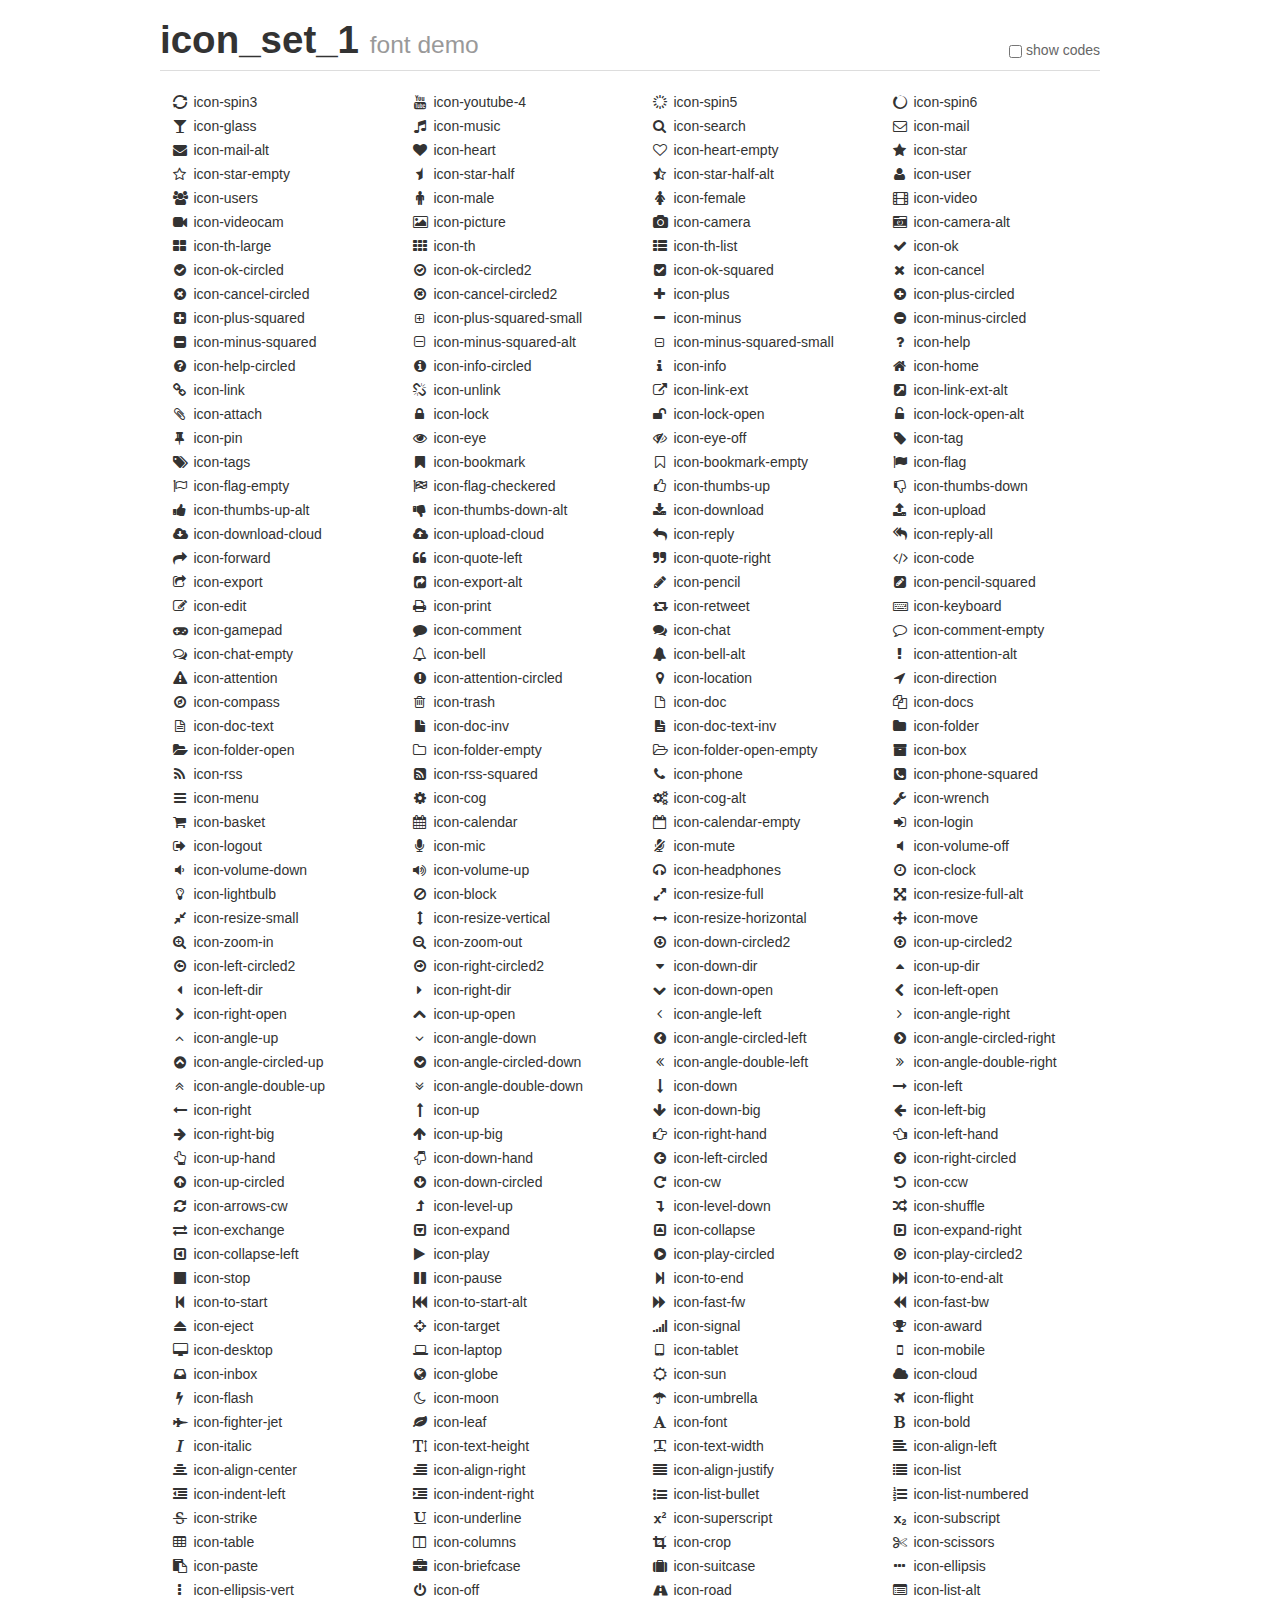
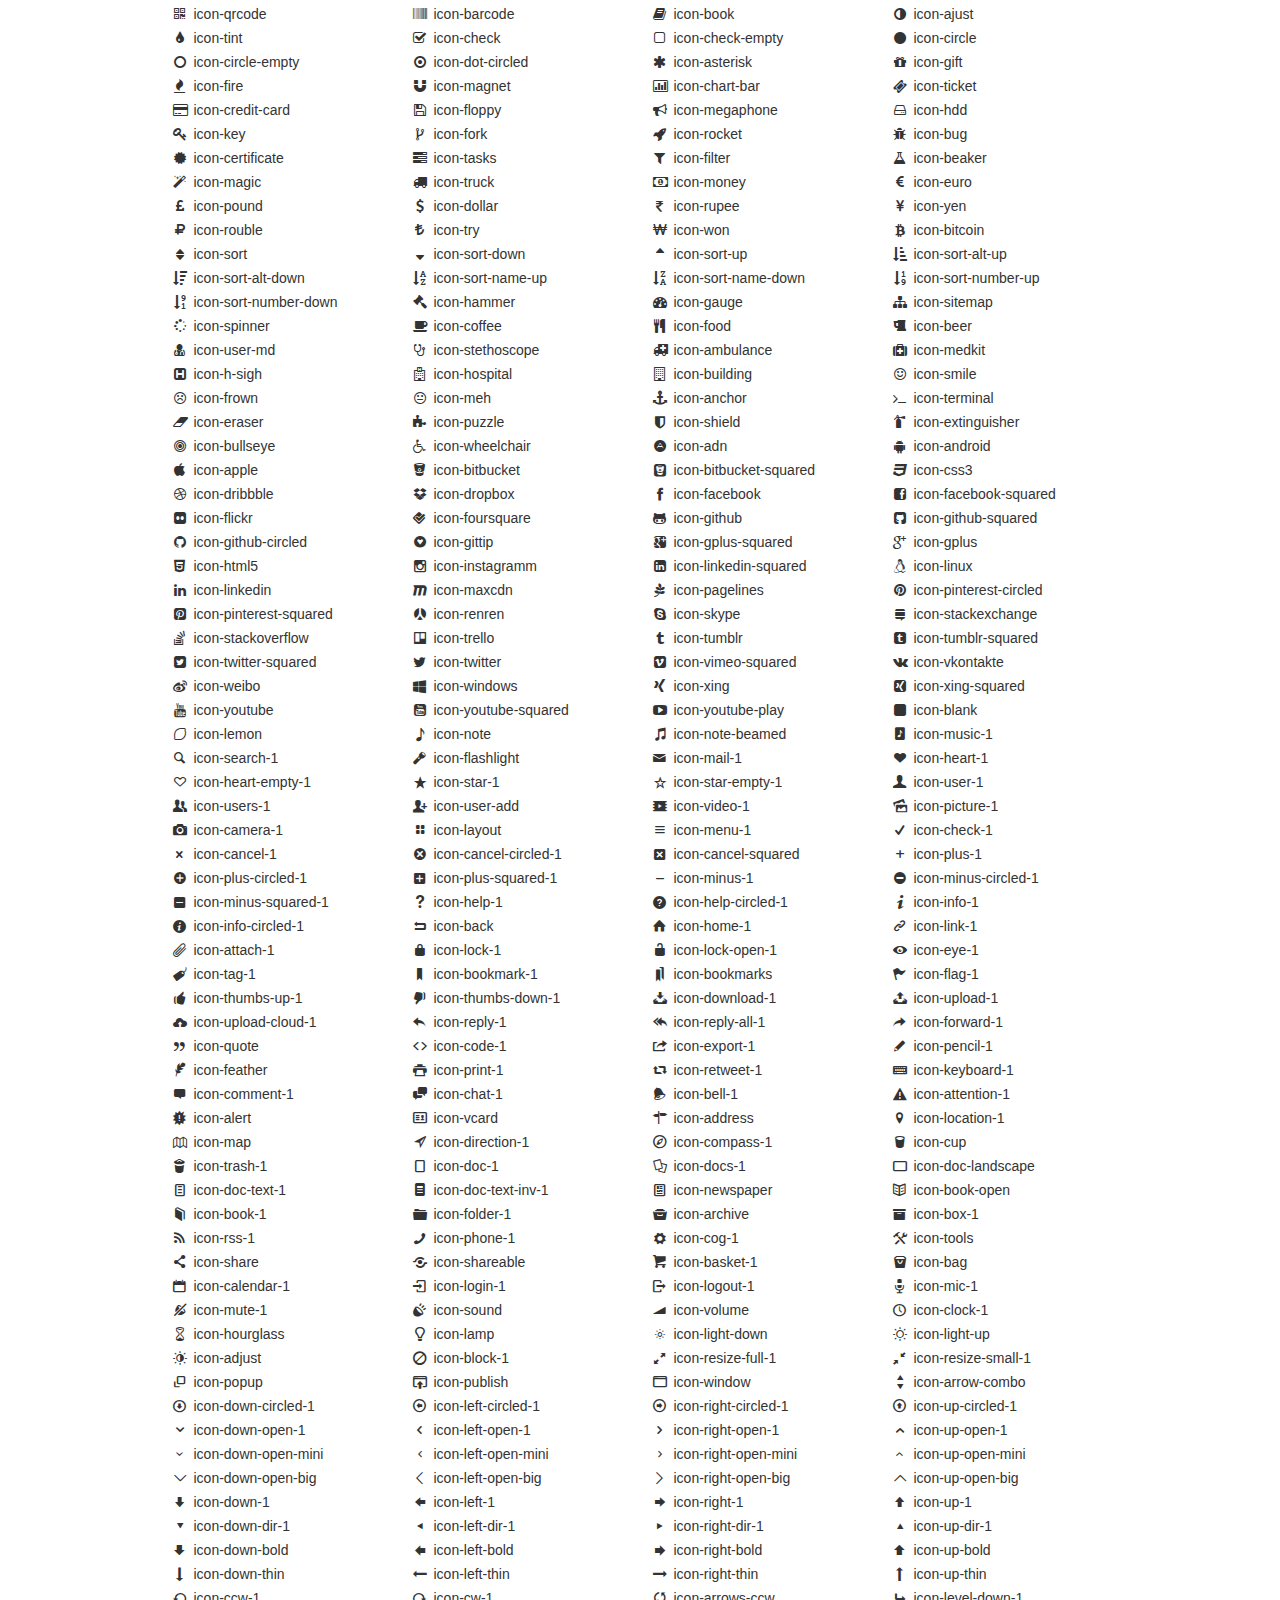
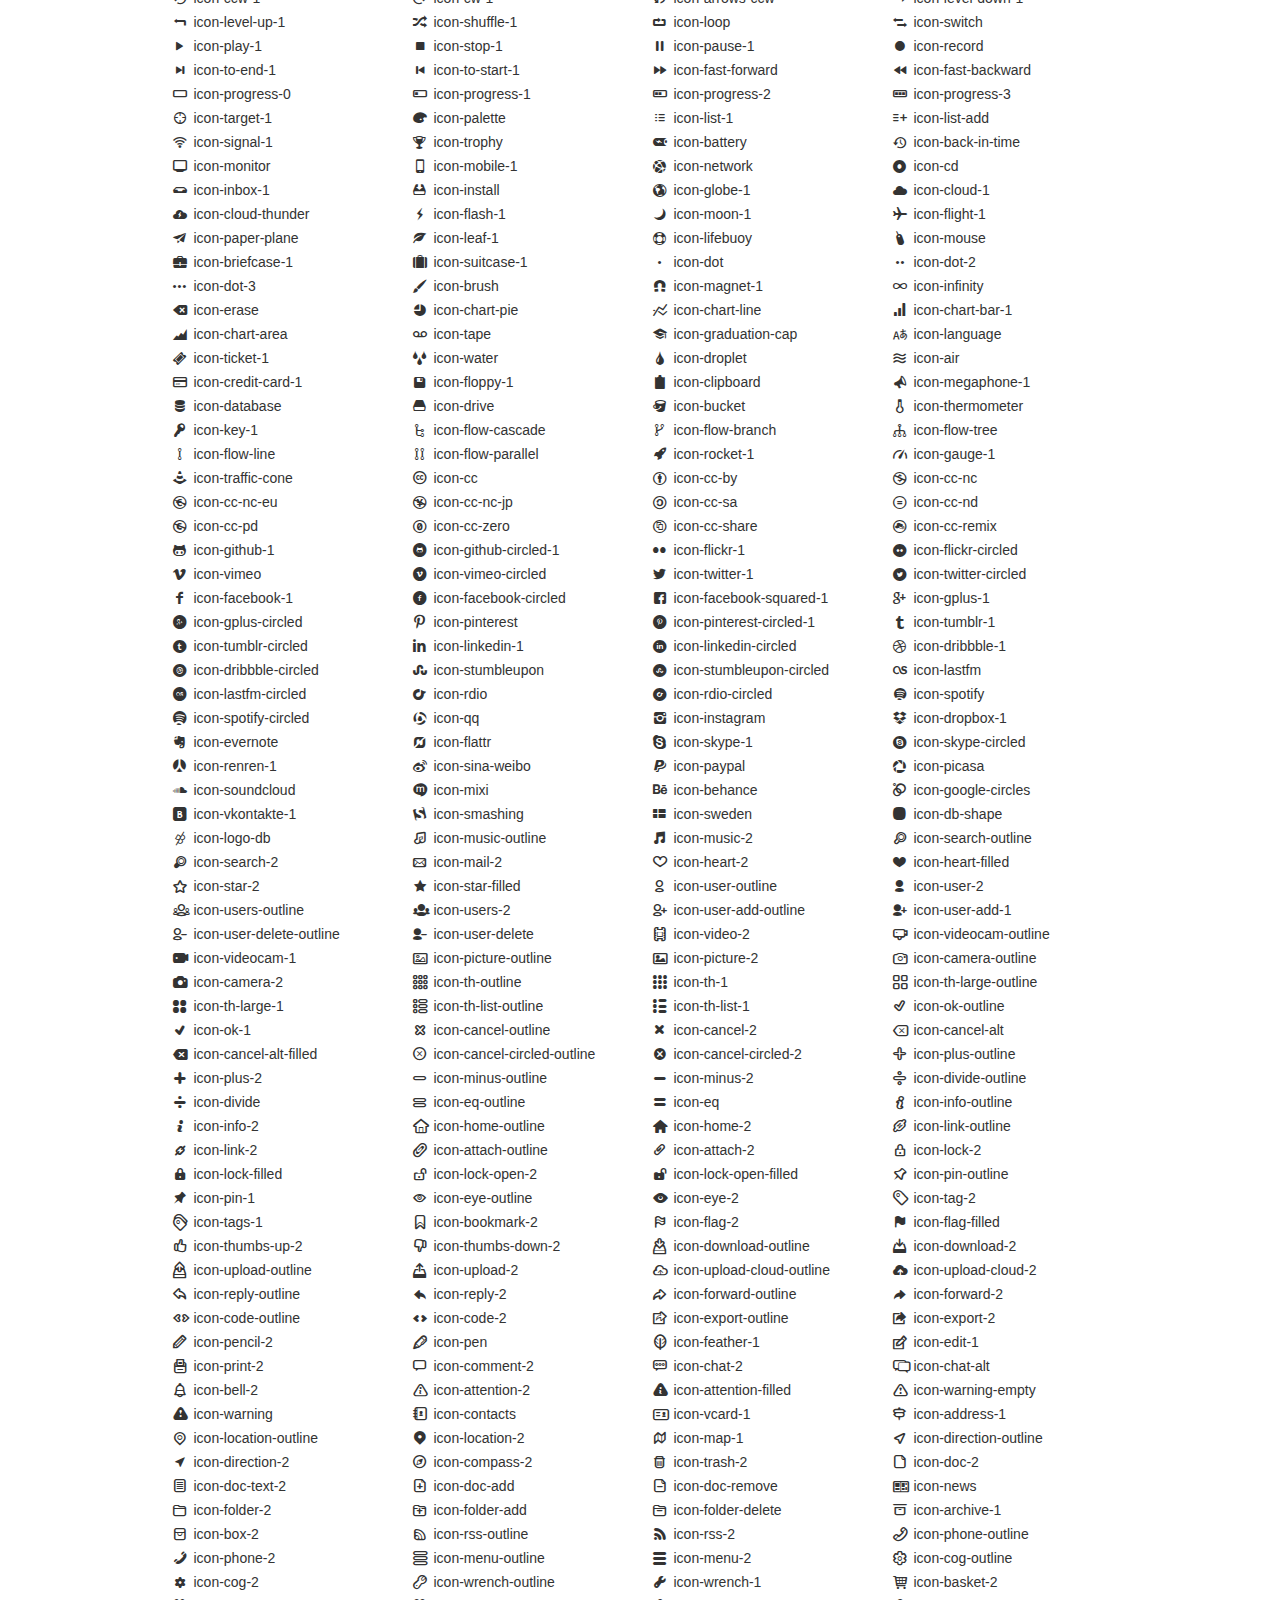
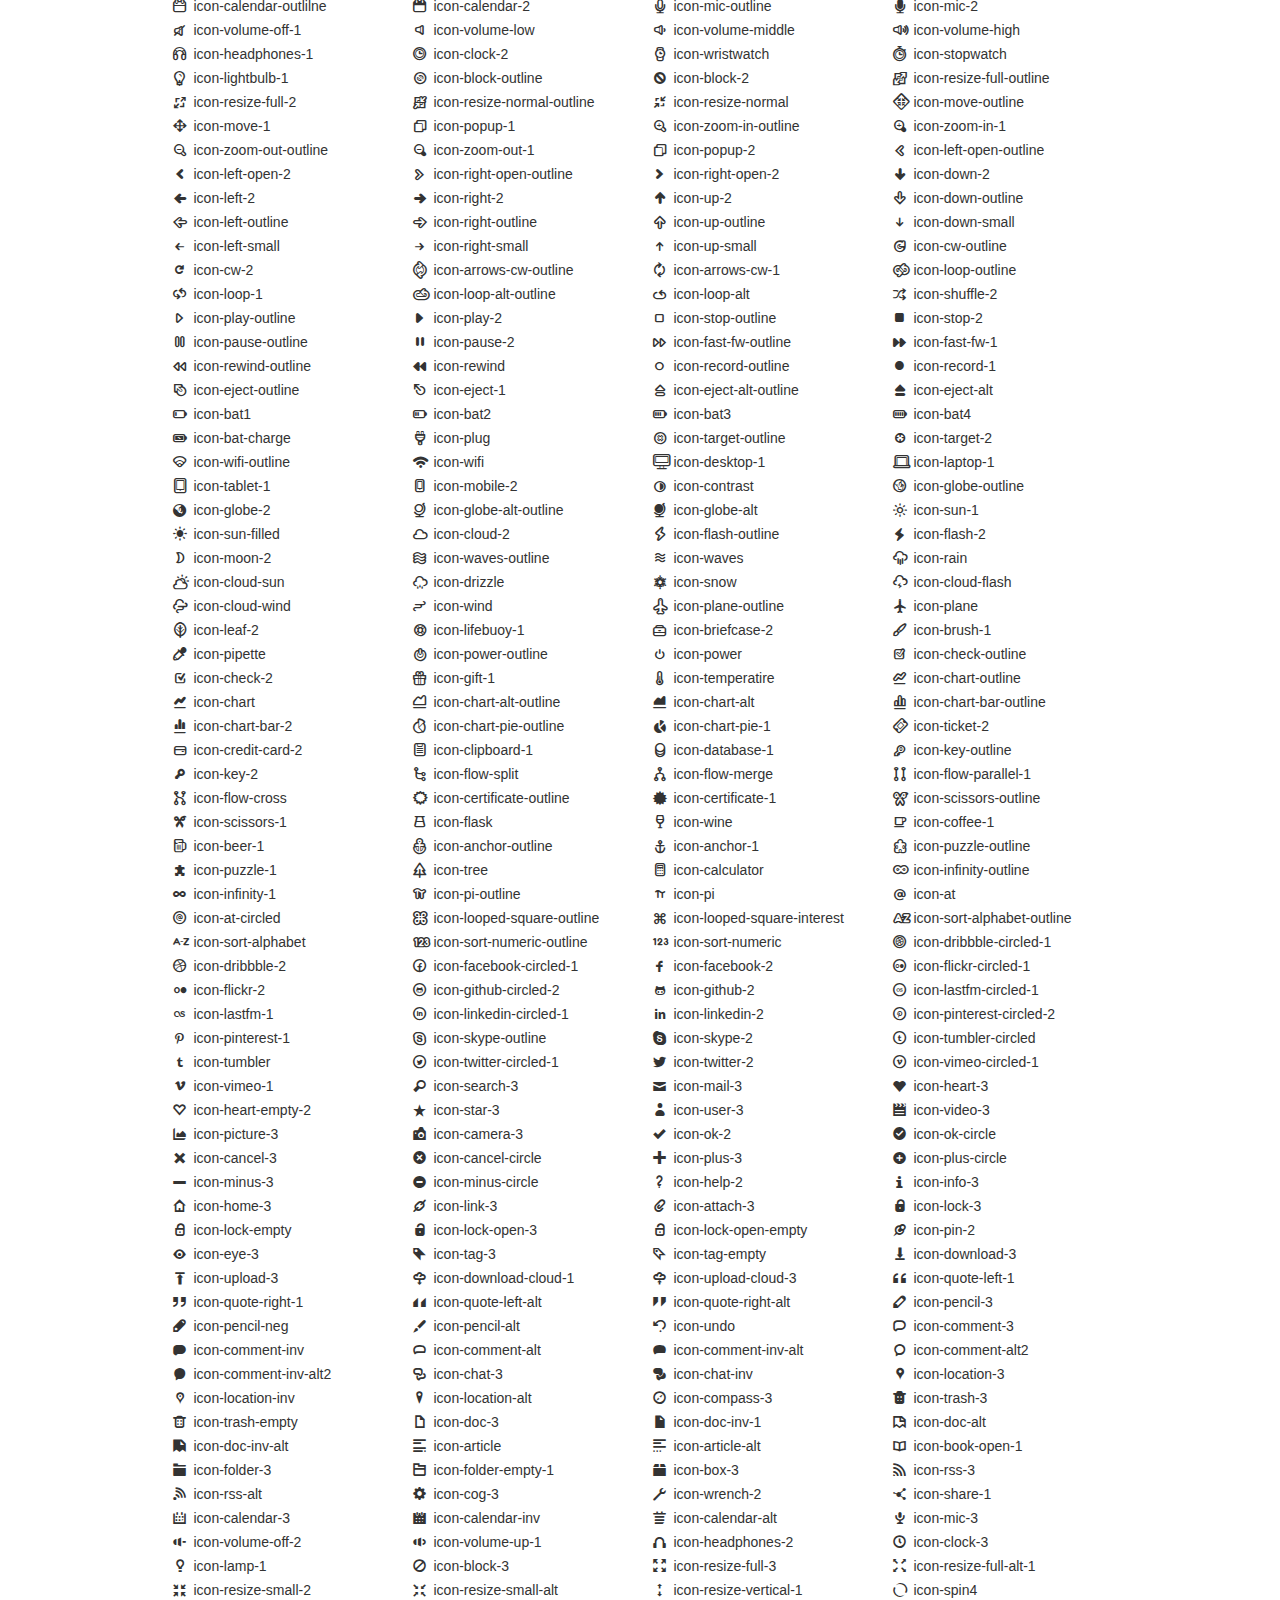
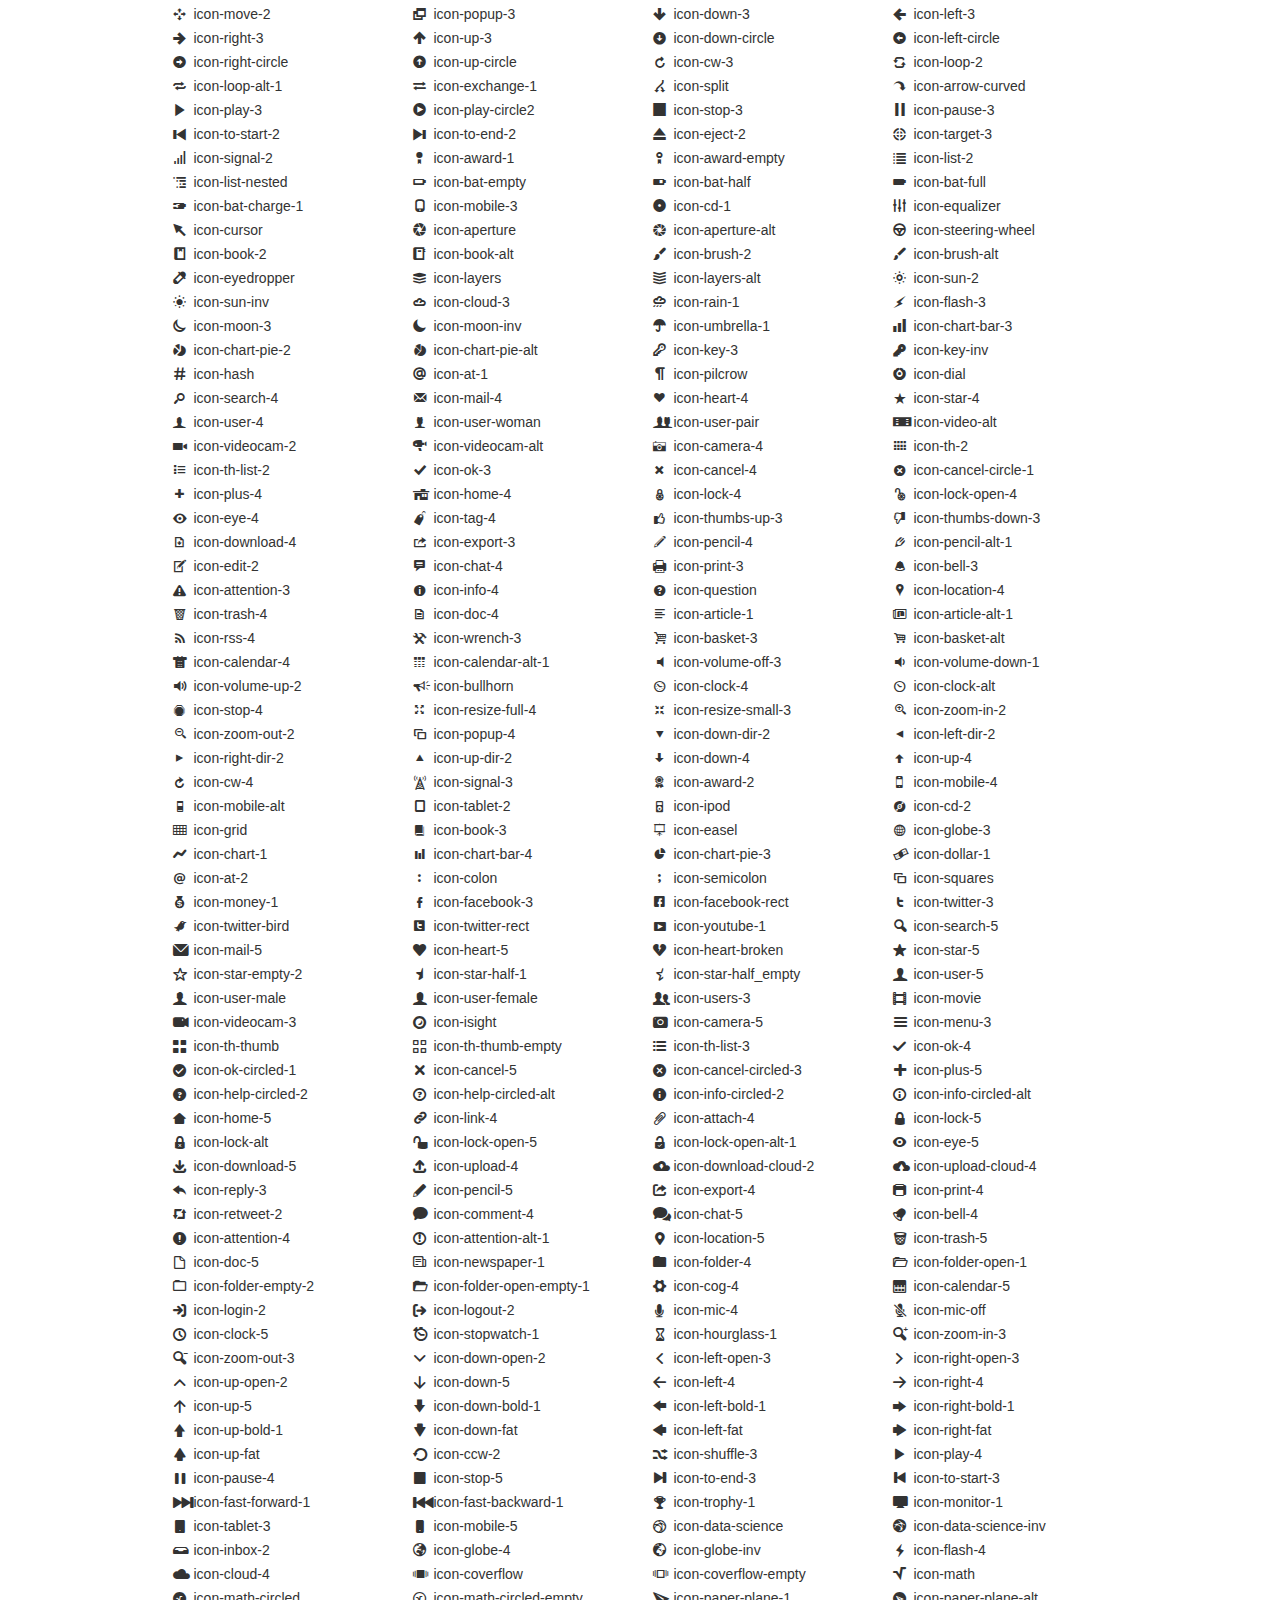
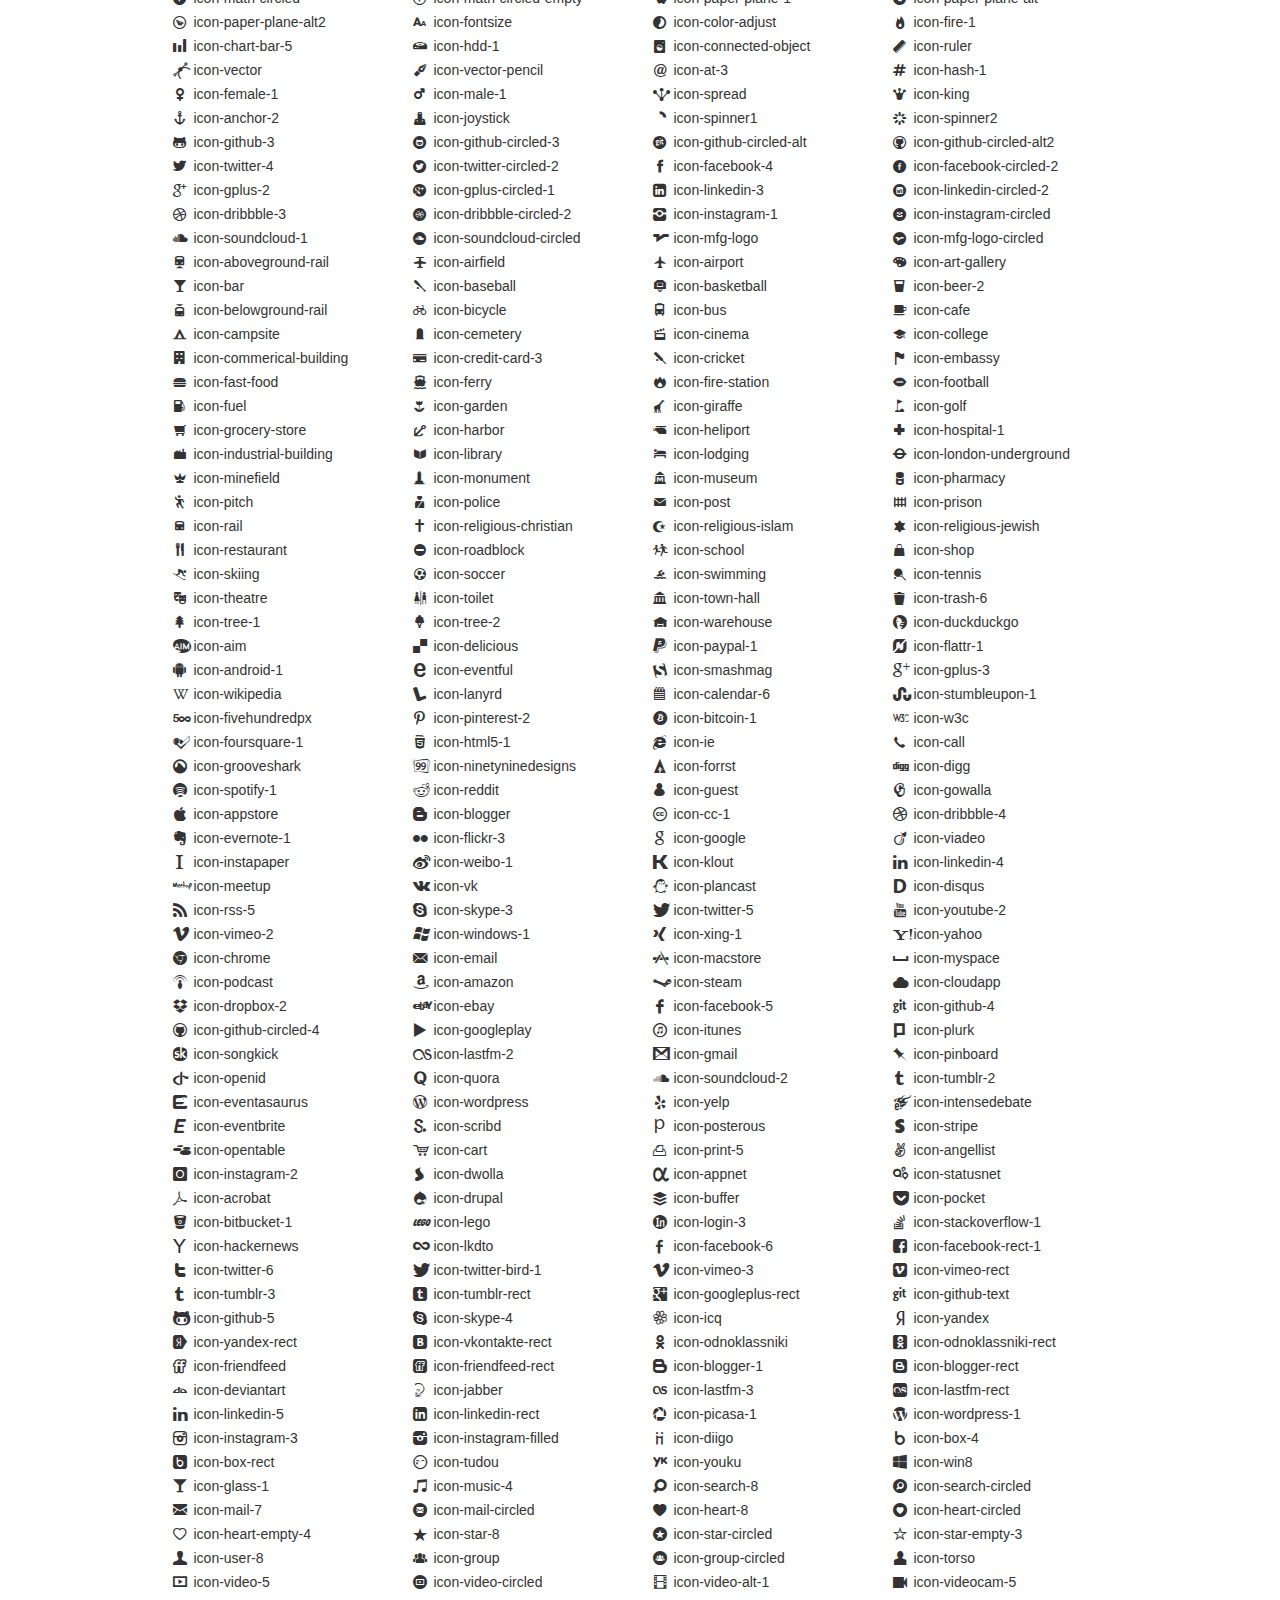
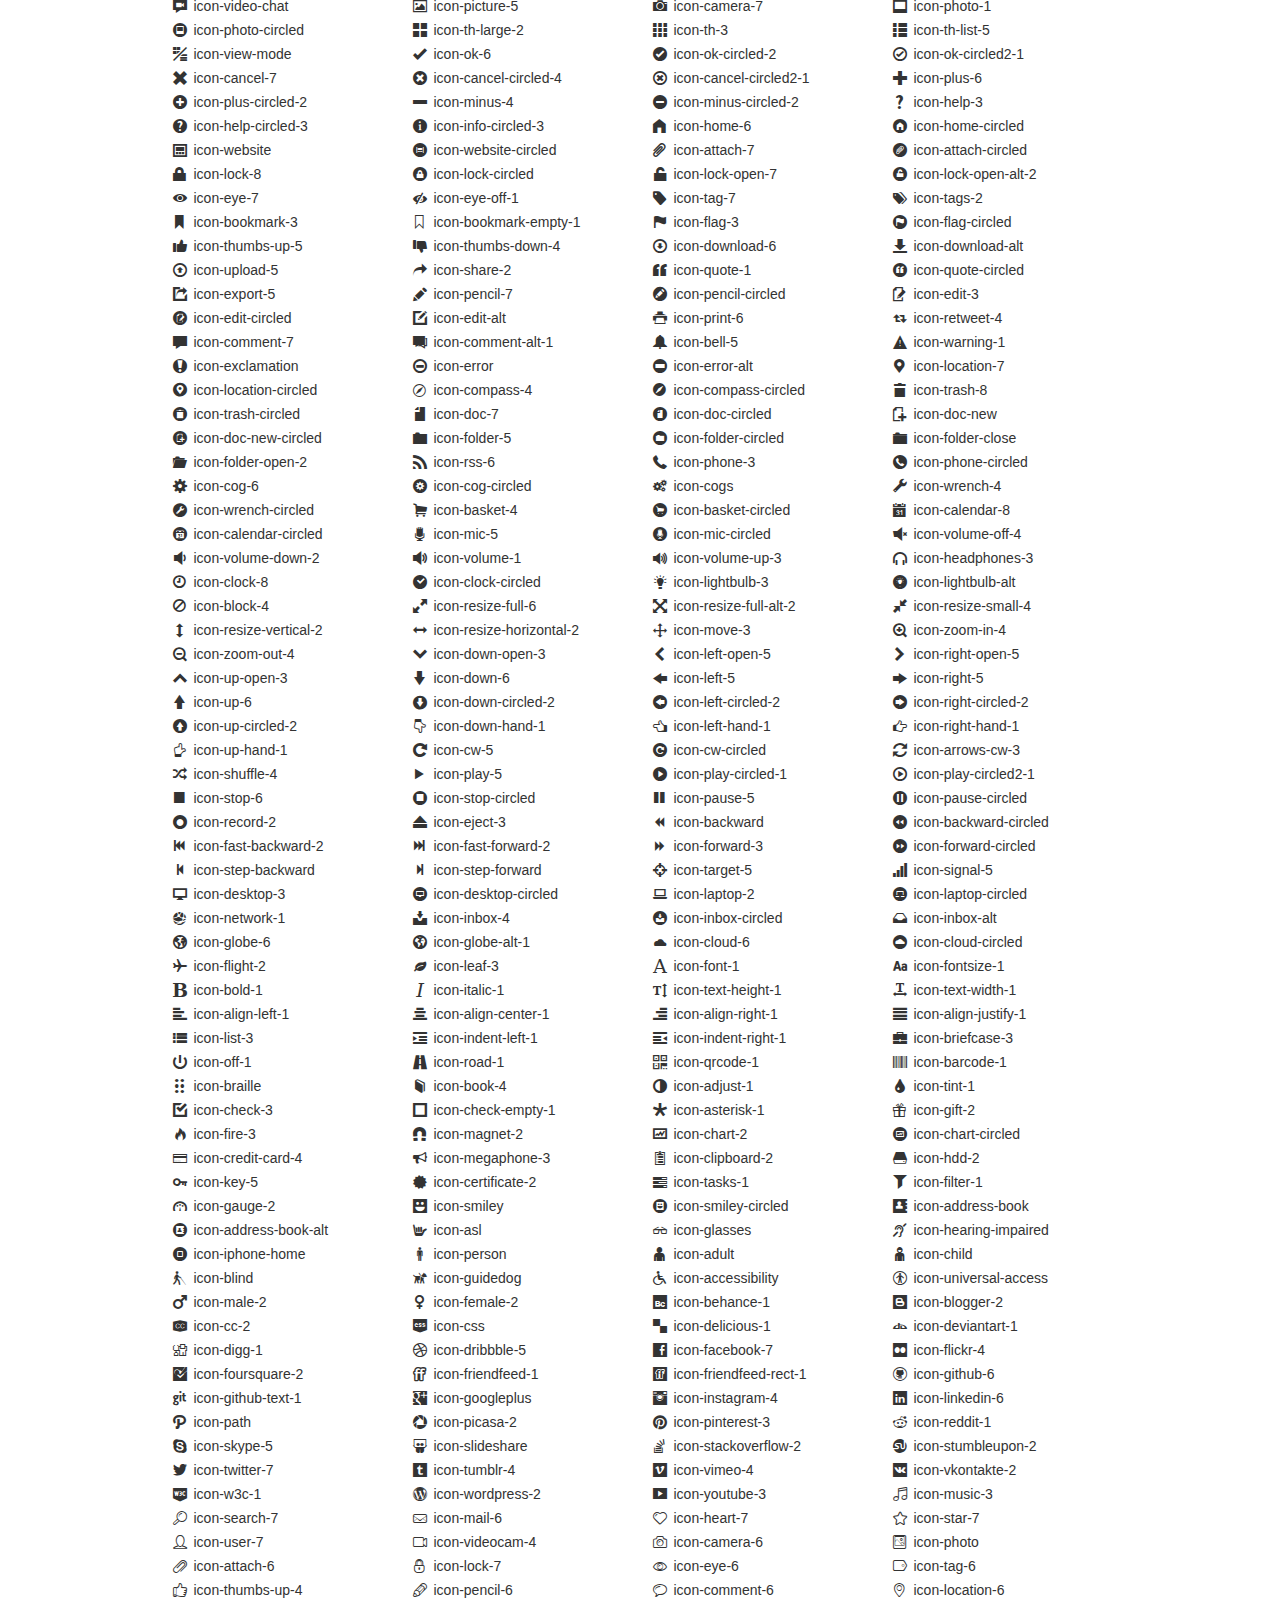
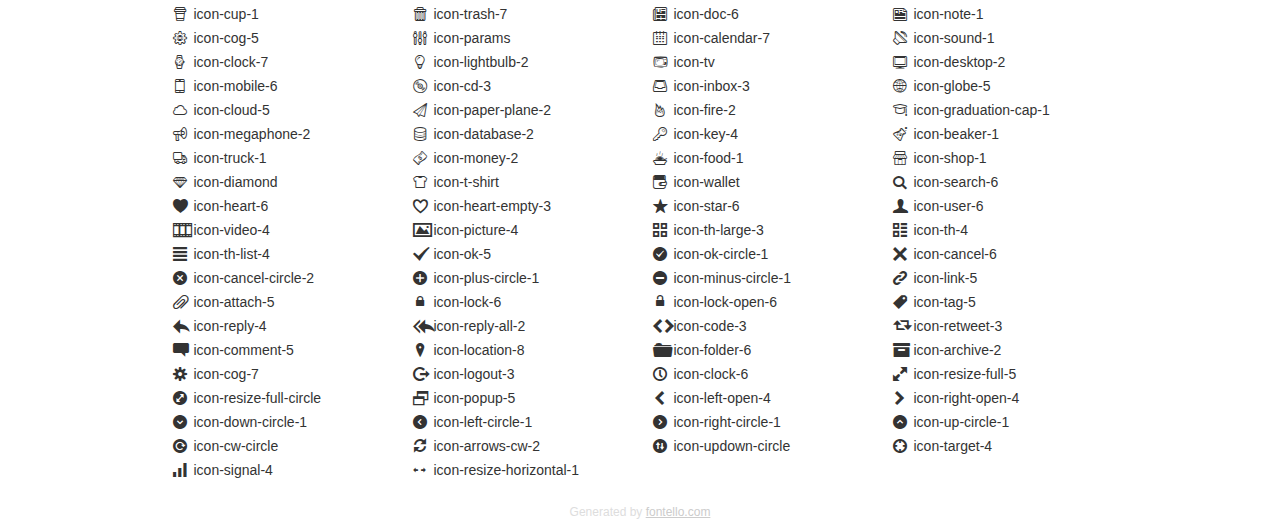
<file: static/demo_icon_set_1.html>
<!DOCTYPE html>
<html>
  <head>
    <!--[if lt IE 9]>
    <script src="http://html5shim.googlecode.com/svn/trunk/html5.js"></script>
    <![endif]-->
    <meta charset="UTF-8">
	<style type="text/css">/*
	 * Bootstrap v2.2.1
	 *
	 * Copyright 2012 Twitter, Inc
	 * Licensed under the Apache License v2.0
	 * http://www.apache.org/licenses/LICENSE-2.0
	 *
	 * Designed and built with all the love in the world @twitter by @mdo and @fat.
	 */
	.clearfix {
	  *zoom: 1;
	}
	.clearfix:before,
	.clearfix:after {
	  display: table;
	  content: "";
	  line-height: 0;
	}
	.clearfix:after {
	  clear: both;
	}
	html {
	  font-size: 100%;
	  -webkit-text-size-adjust: 100%;
	  -ms-text-size-adjust: 100%;
	}
	a:focus {
	  outline: thin dotted #333;
	  outline: 5px auto -webkit-focus-ring-color;
	  outline-offset: -2px;
	}
	a:hover,
	a:active {
	  outline: 0;
	}
	button,
	input,
	select,
	textarea {
	  margin: 0;
	  font-size: 100%;
	  vertical-align: middle;
	}
	button,
	input {
	  *overflow: visible;
	  line-height: normal;
	}
	button::-moz-focus-inner,
	input::-moz-focus-inner {
	  padding: 0;
	  border: 0;
	}
	body {
	  margin: 0;
	  font-family: "Helvetica Neue", Helvetica, Arial, sans-serif;
	  font-size: 14px;
	  line-height: 20px;
	  color: #333;
	  background-color: #fff;
	}
	a {
	  color: #08c;
	  text-decoration: none;
	}
	a:hover {
	  color: #005580;
	  text-decoration: underline;
	}
	.row {
	  margin-left: -20px;
	  *zoom: 1;
	}
	.row:before,
	.row:after {
	  display: table;
	  content: "";
	  line-height: 0;
	}
	.row:after {
	  clear: both;
	}
	[class*="span"] {
	  float: left;
	  min-height: 1px;
	  margin-left: 20px;
	}
	.container,
	.navbar-static-top .container,
	.navbar-fixed-top .container,
	.navbar-fixed-bottom .container {
	  width: 940px;
	}
	.span12 {
	  width: 940px;
	}
	.span11 {
	  width: 860px;
	}
	.span10 {
	  width: 780px;
	}
	.span9 {
	  width: 700px;
	}
	.span8 {
	  width: 620px;
	}
	.span7 {
	  width: 540px;
	}
	.span6 {
	  width: 460px;
	}
	.span5 {
	  width: 380px;
	}
	.span4 {
	  width: 300px;
	}
	.span3 {
	  width: 220px;
	}
	.span2 {
	  width: 140px;
	}
	.span1 {
	  width: 60px;
	}
	[class*="span"].pull-right,
	.row-fluid [class*="span"].pull-right {
	  float: right;
	}
	.container {
	  margin-right: auto;
	  margin-left: auto;
	  *zoom: 1;
	}
	.container:before,
	.container:after {
	  display: table;
	  content: "";
	  line-height: 0;
	}
	.container:after {
	  clear: both;
	}
	p {
	  margin: 0 0 10px;
	}
	.lead {
	  margin-bottom: 20px;
	  font-size: 21px;
	  font-weight: 200;
	  line-height: 30px;
	}
	small {
	  font-size: 85%;
	}
	h1 {
	  margin: 10px 0;
	  font-family: inherit;
	  font-weight: bold;
	  line-height: 20px;
	  color: inherit;
	  text-rendering: optimizelegibility;
	}
	h1 small {
	  font-weight: normal;
	  line-height: 1;
	  color: #999;
	}
	h1 {
	  line-height: 40px;
	}
	h1 {
	  font-size: 38.5px;
	}
	h1 small {
	  font-size: 24.5px;
	}
	body {
	  margin-top: 90px;
	}
	.header {
	  position: fixed;
	  top: 0;
	  left: 50%;
	  margin-left: -480px;
	  background-color: #fff;
	  border-bottom: 1px solid #ddd;
	  padding-top: 10px;
	  z-index: 10;
	}
	.footer {
	  color: #ddd;
	  font-size: 12px;
	  text-align: center;
	  margin-top: 20px;
	}
	.footer a {
	  color: #ccc;
	  text-decoration: underline;
	}
	.the-icons {
	  font-size: 14px;
	  line-height: 24px;
	}
	.switch {
	  position: absolute;
	  right: 0;
	  bottom: 10px;
	  color: #666;
	}
	.switch input {
	  margin-right: 0.3em;
	}
	.codesOn .i-name {
	  display: none;
	}
	.codesOn .i-code {
	  display: inline;
	}
	.i-code {
	  display: none;
	}
	</style>
    <link rel="stylesheet" href="css/icon_set_1.css">
    <!--[if IE 7]>
    <link rel="stylesheet" href="css/fontello-ie7.css">
    <![endif]-->
    <script>
      function toggleCodes(on) {
        var obj = document.getElementById('icons');
        
        if (on) {
          obj.className += ' codesOn';
        } else {
          obj.className = obj.className.replace(' codesOn', '');
        }
      }
      
    </script>
  </head>
  <body>
    <div class="container header">
      <h1>
        icon_set_1
         <small>font demo</small>
      </h1>
      <label class="switch">
        <input type="checkbox" onclick="toggleCodes(this.checked)">show codes
      </label>
    </div>
    <div id="icons" class="container">
      <div class="row">
        <div title="Code: 0xe800" class="the-icons span3"><i class="icon-spin3 animate-spin"></i> <span class="i-name">icon-spin3</span><span class="i-code">0xe800</span></div>
        <div title="Code: 0xef87" class="the-icons span3"><i class="icon-youtube-4"></i> <span class="i-name">icon-youtube-4</span><span class="i-code">0xef87</span></div>
        <div title="Code: 0xe802" class="the-icons span3"><i class="icon-spin5 animate-spin"></i> <span class="i-name">icon-spin5</span><span class="i-code">0xe802</span></div>
        <div title="Code: 0xe803" class="the-icons span3"><i class="icon-spin6 animate-spin"></i> <span class="i-name">icon-spin6</span><span class="i-code">0xe803</span></div>
      </div>
      <div class="row">
        <div title="Code: 0xe804" class="the-icons span3"><i class="icon-glass"></i> <span class="i-name">icon-glass</span><span class="i-code">0xe804</span></div>
        <div title="Code: 0xe805" class="the-icons span3"><i class="icon-music"></i> <span class="i-name">icon-music</span><span class="i-code">0xe805</span></div>
        <div title="Code: 0xe806" class="the-icons span3"><i class="icon-search"></i> <span class="i-name">icon-search</span><span class="i-code">0xe806</span></div>
        <div title="Code: 0xe807" class="the-icons span3"><i class="icon-mail"></i> <span class="i-name">icon-mail</span><span class="i-code">0xe807</span></div>
      </div>
      <div class="row">
        <div title="Code: 0xe808" class="the-icons span3"><i class="icon-mail-alt"></i> <span class="i-name">icon-mail-alt</span><span class="i-code">0xe808</span></div>
        <div title="Code: 0xe809" class="the-icons span3"><i class="icon-heart"></i> <span class="i-name">icon-heart</span><span class="i-code">0xe809</span></div>
        <div title="Code: 0xe80a" class="the-icons span3"><i class="icon-heart-empty"></i> <span class="i-name">icon-heart-empty</span><span class="i-code">0xe80a</span></div>
        <div title="Code: 0xe80b" class="the-icons span3"><i class="icon-star"></i> <span class="i-name">icon-star</span><span class="i-code">0xe80b</span></div>
      </div>
      <div class="row">
        <div title="Code: 0xe80c" class="the-icons span3"><i class="icon-star-empty"></i> <span class="i-name">icon-star-empty</span><span class="i-code">0xe80c</span></div>
        <div title="Code: 0xe80d" class="the-icons span3"><i class="icon-star-half"></i> <span class="i-name">icon-star-half</span><span class="i-code">0xe80d</span></div>
        <div title="Code: 0xe80e" class="the-icons span3"><i class="icon-star-half-alt"></i> <span class="i-name">icon-star-half-alt</span><span class="i-code">0xe80e</span></div>
        <div title="Code: 0xe80f" class="the-icons span3"><i class="icon-user"></i> <span class="i-name">icon-user</span><span class="i-code">0xe80f</span></div>
      </div>
      <div class="row">
        <div title="Code: 0xe827" class="the-icons span3"><i class="icon-users"></i> <span class="i-name">icon-users</span><span class="i-code">0xe827</span></div>
        <div title="Code: 0xe810" class="the-icons span3"><i class="icon-male"></i> <span class="i-name">icon-male</span><span class="i-code">0xe810</span></div>
        <div title="Code: 0xe811" class="the-icons span3"><i class="icon-female"></i> <span class="i-name">icon-female</span><span class="i-code">0xe811</span></div>
        <div title="Code: 0xe812" class="the-icons span3"><i class="icon-video"></i> <span class="i-name">icon-video</span><span class="i-code">0xe812</span></div>
      </div>
      <div class="row">
        <div title="Code: 0xe813" class="the-icons span3"><i class="icon-videocam"></i> <span class="i-name">icon-videocam</span><span class="i-code">0xe813</span></div>
        <div title="Code: 0xe814" class="the-icons span3"><i class="icon-picture"></i> <span class="i-name">icon-picture</span><span class="i-code">0xe814</span></div>
        <div title="Code: 0xe815" class="the-icons span3"><i class="icon-camera"></i> <span class="i-name">icon-camera</span><span class="i-code">0xe815</span></div>
        <div title="Code: 0xe816" class="the-icons span3"><i class="icon-camera-alt"></i> <span class="i-name">icon-camera-alt</span><span class="i-code">0xe816</span></div>
      </div>
      <div class="row">
        <div title="Code: 0xe817" class="the-icons span3"><i class="icon-th-large"></i> <span class="i-name">icon-th-large</span><span class="i-code">0xe817</span></div>
        <div title="Code: 0xe818" class="the-icons span3"><i class="icon-th"></i> <span class="i-name">icon-th</span><span class="i-code">0xe818</span></div>
        <div title="Code: 0xe819" class="the-icons span3"><i class="icon-th-list"></i> <span class="i-name">icon-th-list</span><span class="i-code">0xe819</span></div>
        <div title="Code: 0xe81a" class="the-icons span3"><i class="icon-ok"></i> <span class="i-name">icon-ok</span><span class="i-code">0xe81a</span></div>
      </div>
      <div class="row">
        <div title="Code: 0xe81b" class="the-icons span3"><i class="icon-ok-circled"></i> <span class="i-name">icon-ok-circled</span><span class="i-code">0xe81b</span></div>
        <div title="Code: 0xe81c" class="the-icons span3"><i class="icon-ok-circled2"></i> <span class="i-name">icon-ok-circled2</span><span class="i-code">0xe81c</span></div>
        <div title="Code: 0xe81d" class="the-icons span3"><i class="icon-ok-squared"></i> <span class="i-name">icon-ok-squared</span><span class="i-code">0xe81d</span></div>
        <div title="Code: 0xe81e" class="the-icons span3"><i class="icon-cancel"></i> <span class="i-name">icon-cancel</span><span class="i-code">0xe81e</span></div>
      </div>
      <div class="row">
        <div title="Code: 0xe81f" class="the-icons span3"><i class="icon-cancel-circled"></i> <span class="i-name">icon-cancel-circled</span><span class="i-code">0xe81f</span></div>
        <div title="Code: 0xe820" class="the-icons span3"><i class="icon-cancel-circled2"></i> <span class="i-name">icon-cancel-circled2</span><span class="i-code">0xe820</span></div>
        <div title="Code: 0xe821" class="the-icons span3"><i class="icon-plus"></i> <span class="i-name">icon-plus</span><span class="i-code">0xe821</span></div>
        <div title="Code: 0xe822" class="the-icons span3"><i class="icon-plus-circled"></i> <span class="i-name">icon-plus-circled</span><span class="i-code">0xe822</span></div>
      </div>
      <div class="row">
        <div title="Code: 0xe823" class="the-icons span3"><i class="icon-plus-squared"></i> <span class="i-name">icon-plus-squared</span><span class="i-code">0xe823</span></div>
        <div title="Code: 0xe824" class="the-icons span3"><i class="icon-plus-squared-small"></i> <span class="i-name">icon-plus-squared-small</span><span class="i-code">0xe824</span></div>
        <div title="Code: 0xe825" class="the-icons span3"><i class="icon-minus"></i> <span class="i-name">icon-minus</span><span class="i-code">0xe825</span></div>
        <div title="Code: 0xe826" class="the-icons span3"><i class="icon-minus-circled"></i> <span class="i-name">icon-minus-circled</span><span class="i-code">0xe826</span></div>
      </div>
      <div class="row">
        <div title="Code: 0xe828" class="the-icons span3"><i class="icon-minus-squared"></i> <span class="i-name">icon-minus-squared</span><span class="i-code">0xe828</span></div>
        <div title="Code: 0xe829" class="the-icons span3"><i class="icon-minus-squared-alt"></i> <span class="i-name">icon-minus-squared-alt</span><span class="i-code">0xe829</span></div>
        <div title="Code: 0xe82a" class="the-icons span3"><i class="icon-minus-squared-small"></i> <span class="i-name">icon-minus-squared-small</span><span class="i-code">0xe82a</span></div>
        <div title="Code: 0xe82b" class="the-icons span3"><i class="icon-help"></i> <span class="i-name">icon-help</span><span class="i-code">0xe82b</span></div>
      </div>
      <div class="row">
        <div title="Code: 0xe82c" class="the-icons span3"><i class="icon-help-circled"></i> <span class="i-name">icon-help-circled</span><span class="i-code">0xe82c</span></div>
        <div title="Code: 0xe82d" class="the-icons span3"><i class="icon-info-circled"></i> <span class="i-name">icon-info-circled</span><span class="i-code">0xe82d</span></div>
        <div title="Code: 0xe82e" class="the-icons span3"><i class="icon-info"></i> <span class="i-name">icon-info</span><span class="i-code">0xe82e</span></div>
        <div title="Code: 0xe82f" class="the-icons span3"><i class="icon-home"></i> <span class="i-name">icon-home</span><span class="i-code">0xe82f</span></div>
      </div>
      <div class="row">
        <div title="Code: 0xe830" class="the-icons span3"><i class="icon-link"></i> <span class="i-name">icon-link</span><span class="i-code">0xe830</span></div>
        <div title="Code: 0xe831" class="the-icons span3"><i class="icon-unlink"></i> <span class="i-name">icon-unlink</span><span class="i-code">0xe831</span></div>
        <div title="Code: 0xe832" class="the-icons span3"><i class="icon-link-ext"></i> <span class="i-name">icon-link-ext</span><span class="i-code">0xe832</span></div>
        <div title="Code: 0xe833" class="the-icons span3"><i class="icon-link-ext-alt"></i> <span class="i-name">icon-link-ext-alt</span><span class="i-code">0xe833</span></div>
      </div>
      <div class="row">
        <div title="Code: 0xe834" class="the-icons span3"><i class="icon-attach"></i> <span class="i-name">icon-attach</span><span class="i-code">0xe834</span></div>
        <div title="Code: 0xe835" class="the-icons span3"><i class="icon-lock"></i> <span class="i-name">icon-lock</span><span class="i-code">0xe835</span></div>
        <div title="Code: 0xe836" class="the-icons span3"><i class="icon-lock-open"></i> <span class="i-name">icon-lock-open</span><span class="i-code">0xe836</span></div>
        <div title="Code: 0xe837" class="the-icons span3"><i class="icon-lock-open-alt"></i> <span class="i-name">icon-lock-open-alt</span><span class="i-code">0xe837</span></div>
      </div>
      <div class="row">
        <div title="Code: 0xe838" class="the-icons span3"><i class="icon-pin"></i> <span class="i-name">icon-pin</span><span class="i-code">0xe838</span></div>
        <div title="Code: 0xe839" class="the-icons span3"><i class="icon-eye"></i> <span class="i-name">icon-eye</span><span class="i-code">0xe839</span></div>
        <div title="Code: 0xe83a" class="the-icons span3"><i class="icon-eye-off"></i> <span class="i-name">icon-eye-off</span><span class="i-code">0xe83a</span></div>
        <div title="Code: 0xe83b" class="the-icons span3"><i class="icon-tag"></i> <span class="i-name">icon-tag</span><span class="i-code">0xe83b</span></div>
      </div>
      <div class="row">
        <div title="Code: 0xe83c" class="the-icons span3"><i class="icon-tags"></i> <span class="i-name">icon-tags</span><span class="i-code">0xe83c</span></div>
        <div title="Code: 0xe83d" class="the-icons span3"><i class="icon-bookmark"></i> <span class="i-name">icon-bookmark</span><span class="i-code">0xe83d</span></div>
        <div title="Code: 0xe83e" class="the-icons span3"><i class="icon-bookmark-empty"></i> <span class="i-name">icon-bookmark-empty</span><span class="i-code">0xe83e</span></div>
        <div title="Code: 0xe83f" class="the-icons span3"><i class="icon-flag"></i> <span class="i-name">icon-flag</span><span class="i-code">0xe83f</span></div>
      </div>
      <div class="row">
        <div title="Code: 0xe840" class="the-icons span3"><i class="icon-flag-empty"></i> <span class="i-name">icon-flag-empty</span><span class="i-code">0xe840</span></div>
        <div title="Code: 0xe841" class="the-icons span3"><i class="icon-flag-checkered"></i> <span class="i-name">icon-flag-checkered</span><span class="i-code">0xe841</span></div>
        <div title="Code: 0xe842" class="the-icons span3"><i class="icon-thumbs-up"></i> <span class="i-name">icon-thumbs-up</span><span class="i-code">0xe842</span></div>
        <div title="Code: 0xe843" class="the-icons span3"><i class="icon-thumbs-down"></i> <span class="i-name">icon-thumbs-down</span><span class="i-code">0xe843</span></div>
      </div>
      <div class="row">
        <div title="Code: 0xe844" class="the-icons span3"><i class="icon-thumbs-up-alt"></i> <span class="i-name">icon-thumbs-up-alt</span><span class="i-code">0xe844</span></div>
        <div title="Code: 0xe845" class="the-icons span3"><i class="icon-thumbs-down-alt"></i> <span class="i-name">icon-thumbs-down-alt</span><span class="i-code">0xe845</span></div>
        <div title="Code: 0xe846" class="the-icons span3"><i class="icon-download"></i> <span class="i-name">icon-download</span><span class="i-code">0xe846</span></div>
        <div title="Code: 0xe847" class="the-icons span3"><i class="icon-upload"></i> <span class="i-name">icon-upload</span><span class="i-code">0xe847</span></div>
      </div>
      <div class="row">
        <div title="Code: 0xe848" class="the-icons span3"><i class="icon-download-cloud"></i> <span class="i-name">icon-download-cloud</span><span class="i-code">0xe848</span></div>
        <div title="Code: 0xe849" class="the-icons span3"><i class="icon-upload-cloud"></i> <span class="i-name">icon-upload-cloud</span><span class="i-code">0xe849</span></div>
        <div title="Code: 0xe84a" class="the-icons span3"><i class="icon-reply"></i> <span class="i-name">icon-reply</span><span class="i-code">0xe84a</span></div>
        <div title="Code: 0xe84b" class="the-icons span3"><i class="icon-reply-all"></i> <span class="i-name">icon-reply-all</span><span class="i-code">0xe84b</span></div>
      </div>
      <div class="row">
        <div title="Code: 0xe84c" class="the-icons span3"><i class="icon-forward"></i> <span class="i-name">icon-forward</span><span class="i-code">0xe84c</span></div>
        <div title="Code: 0xe84d" class="the-icons span3"><i class="icon-quote-left"></i> <span class="i-name">icon-quote-left</span><span class="i-code">0xe84d</span></div>
        <div title="Code: 0xe84e" class="the-icons span3"><i class="icon-quote-right"></i> <span class="i-name">icon-quote-right</span><span class="i-code">0xe84e</span></div>
        <div title="Code: 0xe84f" class="the-icons span3"><i class="icon-code"></i> <span class="i-name">icon-code</span><span class="i-code">0xe84f</span></div>
      </div>
      <div class="row">
        <div title="Code: 0xe850" class="the-icons span3"><i class="icon-export"></i> <span class="i-name">icon-export</span><span class="i-code">0xe850</span></div>
        <div title="Code: 0xe851" class="the-icons span3"><i class="icon-export-alt"></i> <span class="i-name">icon-export-alt</span><span class="i-code">0xe851</span></div>
        <div title="Code: 0xe852" class="the-icons span3"><i class="icon-pencil"></i> <span class="i-name">icon-pencil</span><span class="i-code">0xe852</span></div>
        <div title="Code: 0xe853" class="the-icons span3"><i class="icon-pencil-squared"></i> <span class="i-name">icon-pencil-squared</span><span class="i-code">0xe853</span></div>
      </div>
      <div class="row">
        <div title="Code: 0xe854" class="the-icons span3"><i class="icon-edit"></i> <span class="i-name">icon-edit</span><span class="i-code">0xe854</span></div>
        <div title="Code: 0xe855" class="the-icons span3"><i class="icon-print"></i> <span class="i-name">icon-print</span><span class="i-code">0xe855</span></div>
        <div title="Code: 0xe856" class="the-icons span3"><i class="icon-retweet"></i> <span class="i-name">icon-retweet</span><span class="i-code">0xe856</span></div>
        <div title="Code: 0xe857" class="the-icons span3"><i class="icon-keyboard"></i> <span class="i-name">icon-keyboard</span><span class="i-code">0xe857</span></div>
      </div>
      <div class="row">
        <div title="Code: 0xe858" class="the-icons span3"><i class="icon-gamepad"></i> <span class="i-name">icon-gamepad</span><span class="i-code">0xe858</span></div>
        <div title="Code: 0xe859" class="the-icons span3"><i class="icon-comment"></i> <span class="i-name">icon-comment</span><span class="i-code">0xe859</span></div>
        <div title="Code: 0xe85a" class="the-icons span3"><i class="icon-chat"></i> <span class="i-name">icon-chat</span><span class="i-code">0xe85a</span></div>
        <div title="Code: 0xe85b" class="the-icons span3"><i class="icon-comment-empty"></i> <span class="i-name">icon-comment-empty</span><span class="i-code">0xe85b</span></div>
      </div>
      <div class="row">
        <div title="Code: 0xe85c" class="the-icons span3"><i class="icon-chat-empty"></i> <span class="i-name">icon-chat-empty</span><span class="i-code">0xe85c</span></div>
        <div title="Code: 0xe85d" class="the-icons span3"><i class="icon-bell"></i> <span class="i-name">icon-bell</span><span class="i-code">0xe85d</span></div>
        <div title="Code: 0xe85e" class="the-icons span3"><i class="icon-bell-alt"></i> <span class="i-name">icon-bell-alt</span><span class="i-code">0xe85e</span></div>
        <div title="Code: 0xe85f" class="the-icons span3"><i class="icon-attention-alt"></i> <span class="i-name">icon-attention-alt</span><span class="i-code">0xe85f</span></div>
      </div>
      <div class="row">
        <div title="Code: 0xe860" class="the-icons span3"><i class="icon-attention"></i> <span class="i-name">icon-attention</span><span class="i-code">0xe860</span></div>
        <div title="Code: 0xe861" class="the-icons span3"><i class="icon-attention-circled"></i> <span class="i-name">icon-attention-circled</span><span class="i-code">0xe861</span></div>
        <div title="Code: 0xe862" class="the-icons span3"><i class="icon-location"></i> <span class="i-name">icon-location</span><span class="i-code">0xe862</span></div>
        <div title="Code: 0xe863" class="the-icons span3"><i class="icon-direction"></i> <span class="i-name">icon-direction</span><span class="i-code">0xe863</span></div>
      </div>
      <div class="row">
        <div title="Code: 0xe864" class="the-icons span3"><i class="icon-compass"></i> <span class="i-name">icon-compass</span><span class="i-code">0xe864</span></div>
        <div title="Code: 0xe865" class="the-icons span3"><i class="icon-trash"></i> <span class="i-name">icon-trash</span><span class="i-code">0xe865</span></div>
        <div title="Code: 0xe866" class="the-icons span3"><i class="icon-doc"></i> <span class="i-name">icon-doc</span><span class="i-code">0xe866</span></div>
        <div title="Code: 0xe867" class="the-icons span3"><i class="icon-docs"></i> <span class="i-name">icon-docs</span><span class="i-code">0xe867</span></div>
      </div>
      <div class="row">
        <div title="Code: 0xe868" class="the-icons span3"><i class="icon-doc-text"></i> <span class="i-name">icon-doc-text</span><span class="i-code">0xe868</span></div>
        <div title="Code: 0xe869" class="the-icons span3"><i class="icon-doc-inv"></i> <span class="i-name">icon-doc-inv</span><span class="i-code">0xe869</span></div>
        <div title="Code: 0xe86a" class="the-icons span3"><i class="icon-doc-text-inv"></i> <span class="i-name">icon-doc-text-inv</span><span class="i-code">0xe86a</span></div>
        <div title="Code: 0xe86b" class="the-icons span3"><i class="icon-folder"></i> <span class="i-name">icon-folder</span><span class="i-code">0xe86b</span></div>
      </div>
      <div class="row">
        <div title="Code: 0xe86c" class="the-icons span3"><i class="icon-folder-open"></i> <span class="i-name">icon-folder-open</span><span class="i-code">0xe86c</span></div>
        <div title="Code: 0xe86d" class="the-icons span3"><i class="icon-folder-empty"></i> <span class="i-name">icon-folder-empty</span><span class="i-code">0xe86d</span></div>
        <div title="Code: 0xe86e" class="the-icons span3"><i class="icon-folder-open-empty"></i> <span class="i-name">icon-folder-open-empty</span><span class="i-code">0xe86e</span></div>
        <div title="Code: 0xe86f" class="the-icons span3"><i class="icon-box"></i> <span class="i-name">icon-box</span><span class="i-code">0xe86f</span></div>
      </div>
      <div class="row">
        <div title="Code: 0xe870" class="the-icons span3"><i class="icon-rss"></i> <span class="i-name">icon-rss</span><span class="i-code">0xe870</span></div>
        <div title="Code: 0xe871" class="the-icons span3"><i class="icon-rss-squared"></i> <span class="i-name">icon-rss-squared</span><span class="i-code">0xe871</span></div>
        <div title="Code: 0xe872" class="the-icons span3"><i class="icon-phone"></i> <span class="i-name">icon-phone</span><span class="i-code">0xe872</span></div>
        <div title="Code: 0xe873" class="the-icons span3"><i class="icon-phone-squared"></i> <span class="i-name">icon-phone-squared</span><span class="i-code">0xe873</span></div>
      </div>
      <div class="row">
        <div title="Code: 0xe874" class="the-icons span3"><i class="icon-menu"></i> <span class="i-name">icon-menu</span><span class="i-code">0xe874</span></div>
        <div title="Code: 0xe875" class="the-icons span3"><i class="icon-cog"></i> <span class="i-name">icon-cog</span><span class="i-code">0xe875</span></div>
        <div title="Code: 0xe876" class="the-icons span3"><i class="icon-cog-alt"></i> <span class="i-name">icon-cog-alt</span><span class="i-code">0xe876</span></div>
        <div title="Code: 0xe877" class="the-icons span3"><i class="icon-wrench"></i> <span class="i-name">icon-wrench</span><span class="i-code">0xe877</span></div>
      </div>
      <div class="row">
        <div title="Code: 0xe878" class="the-icons span3"><i class="icon-basket"></i> <span class="i-name">icon-basket</span><span class="i-code">0xe878</span></div>
        <div title="Code: 0xe879" class="the-icons span3"><i class="icon-calendar"></i> <span class="i-name">icon-calendar</span><span class="i-code">0xe879</span></div>
        <div title="Code: 0xe87a" class="the-icons span3"><i class="icon-calendar-empty"></i> <span class="i-name">icon-calendar-empty</span><span class="i-code">0xe87a</span></div>
        <div title="Code: 0xe87b" class="the-icons span3"><i class="icon-login"></i> <span class="i-name">icon-login</span><span class="i-code">0xe87b</span></div>
      </div>
      <div class="row">
        <div title="Code: 0xe87c" class="the-icons span3"><i class="icon-logout"></i> <span class="i-name">icon-logout</span><span class="i-code">0xe87c</span></div>
        <div title="Code: 0xe87d" class="the-icons span3"><i class="icon-mic"></i> <span class="i-name">icon-mic</span><span class="i-code">0xe87d</span></div>
        <div title="Code: 0xe87e" class="the-icons span3"><i class="icon-mute"></i> <span class="i-name">icon-mute</span><span class="i-code">0xe87e</span></div>
        <div title="Code: 0xe87f" class="the-icons span3"><i class="icon-volume-off"></i> <span class="i-name">icon-volume-off</span><span class="i-code">0xe87f</span></div>
      </div>
      <div class="row">
        <div title="Code: 0xe880" class="the-icons span3"><i class="icon-volume-down"></i> <span class="i-name">icon-volume-down</span><span class="i-code">0xe880</span></div>
        <div title="Code: 0xe881" class="the-icons span3"><i class="icon-volume-up"></i> <span class="i-name">icon-volume-up</span><span class="i-code">0xe881</span></div>
        <div title="Code: 0xe882" class="the-icons span3"><i class="icon-headphones"></i> <span class="i-name">icon-headphones</span><span class="i-code">0xe882</span></div>
        <div title="Code: 0xe883" class="the-icons span3"><i class="icon-clock"></i> <span class="i-name">icon-clock</span><span class="i-code">0xe883</span></div>
      </div>
      <div class="row">
        <div title="Code: 0xe884" class="the-icons span3"><i class="icon-lightbulb"></i> <span class="i-name">icon-lightbulb</span><span class="i-code">0xe884</span></div>
        <div title="Code: 0xe885" class="the-icons span3"><i class="icon-block"></i> <span class="i-name">icon-block</span><span class="i-code">0xe885</span></div>
        <div title="Code: 0xe886" class="the-icons span3"><i class="icon-resize-full"></i> <span class="i-name">icon-resize-full</span><span class="i-code">0xe886</span></div>
        <div title="Code: 0xe887" class="the-icons span3"><i class="icon-resize-full-alt"></i> <span class="i-name">icon-resize-full-alt</span><span class="i-code">0xe887</span></div>
      </div>
      <div class="row">
        <div title="Code: 0xe888" class="the-icons span3"><i class="icon-resize-small"></i> <span class="i-name">icon-resize-small</span><span class="i-code">0xe888</span></div>
        <div title="Code: 0xe889" class="the-icons span3"><i class="icon-resize-vertical"></i> <span class="i-name">icon-resize-vertical</span><span class="i-code">0xe889</span></div>
        <div title="Code: 0xe88a" class="the-icons span3"><i class="icon-resize-horizontal"></i> <span class="i-name">icon-resize-horizontal</span><span class="i-code">0xe88a</span></div>
        <div title="Code: 0xe88b" class="the-icons span3"><i class="icon-move"></i> <span class="i-name">icon-move</span><span class="i-code">0xe88b</span></div>
      </div>
      <div class="row">
        <div title="Code: 0xe88c" class="the-icons span3"><i class="icon-zoom-in"></i> <span class="i-name">icon-zoom-in</span><span class="i-code">0xe88c</span></div>
        <div title="Code: 0xe88d" class="the-icons span3"><i class="icon-zoom-out"></i> <span class="i-name">icon-zoom-out</span><span class="i-code">0xe88d</span></div>
        <div title="Code: 0xe88e" class="the-icons span3"><i class="icon-down-circled2"></i> <span class="i-name">icon-down-circled2</span><span class="i-code">0xe88e</span></div>
        <div title="Code: 0xe88f" class="the-icons span3"><i class="icon-up-circled2"></i> <span class="i-name">icon-up-circled2</span><span class="i-code">0xe88f</span></div>
      </div>
      <div class="row">
        <div title="Code: 0xe890" class="the-icons span3"><i class="icon-left-circled2"></i> <span class="i-name">icon-left-circled2</span><span class="i-code">0xe890</span></div>
        <div title="Code: 0xe891" class="the-icons span3"><i class="icon-right-circled2"></i> <span class="i-name">icon-right-circled2</span><span class="i-code">0xe891</span></div>
        <div title="Code: 0xe892" class="the-icons span3"><i class="icon-down-dir"></i> <span class="i-name">icon-down-dir</span><span class="i-code">0xe892</span></div>
        <div title="Code: 0xe893" class="the-icons span3"><i class="icon-up-dir"></i> <span class="i-name">icon-up-dir</span><span class="i-code">0xe893</span></div>
      </div>
      <div class="row">
        <div title="Code: 0xe894" class="the-icons span3"><i class="icon-left-dir"></i> <span class="i-name">icon-left-dir</span><span class="i-code">0xe894</span></div>
        <div title="Code: 0xe895" class="the-icons span3"><i class="icon-right-dir"></i> <span class="i-name">icon-right-dir</span><span class="i-code">0xe895</span></div>
        <div title="Code: 0xe896" class="the-icons span3"><i class="icon-down-open"></i> <span class="i-name">icon-down-open</span><span class="i-code">0xe896</span></div>
        <div title="Code: 0xe897" class="the-icons span3"><i class="icon-left-open"></i> <span class="i-name">icon-left-open</span><span class="i-code">0xe897</span></div>
      </div>
      <div class="row">
        <div title="Code: 0xe898" class="the-icons span3"><i class="icon-right-open"></i> <span class="i-name">icon-right-open</span><span class="i-code">0xe898</span></div>
        <div title="Code: 0xe899" class="the-icons span3"><i class="icon-up-open"></i> <span class="i-name">icon-up-open</span><span class="i-code">0xe899</span></div>
        <div title="Code: 0xe89a" class="the-icons span3"><i class="icon-angle-left"></i> <span class="i-name">icon-angle-left</span><span class="i-code">0xe89a</span></div>
        <div title="Code: 0xe89b" class="the-icons span3"><i class="icon-angle-right"></i> <span class="i-name">icon-angle-right</span><span class="i-code">0xe89b</span></div>
      </div>
      <div class="row">
        <div title="Code: 0xe89c" class="the-icons span3"><i class="icon-angle-up"></i> <span class="i-name">icon-angle-up</span><span class="i-code">0xe89c</span></div>
        <div title="Code: 0xe89d" class="the-icons span3"><i class="icon-angle-down"></i> <span class="i-name">icon-angle-down</span><span class="i-code">0xe89d</span></div>
        <div title="Code: 0xe89e" class="the-icons span3"><i class="icon-angle-circled-left"></i> <span class="i-name">icon-angle-circled-left</span><span class="i-code">0xe89e</span></div>
        <div title="Code: 0xe89f" class="the-icons span3"><i class="icon-angle-circled-right"></i> <span class="i-name">icon-angle-circled-right</span><span class="i-code">0xe89f</span></div>
      </div>
      <div class="row">
        <div title="Code: 0xe8a0" class="the-icons span3"><i class="icon-angle-circled-up"></i> <span class="i-name">icon-angle-circled-up</span><span class="i-code">0xe8a0</span></div>
        <div title="Code: 0xe8a1" class="the-icons span3"><i class="icon-angle-circled-down"></i> <span class="i-name">icon-angle-circled-down</span><span class="i-code">0xe8a1</span></div>
        <div title="Code: 0xe8a2" class="the-icons span3"><i class="icon-angle-double-left"></i> <span class="i-name">icon-angle-double-left</span><span class="i-code">0xe8a2</span></div>
        <div title="Code: 0xe8a3" class="the-icons span3"><i class="icon-angle-double-right"></i> <span class="i-name">icon-angle-double-right</span><span class="i-code">0xe8a3</span></div>
      </div>
      <div class="row">
        <div title="Code: 0xe8a4" class="the-icons span3"><i class="icon-angle-double-up"></i> <span class="i-name">icon-angle-double-up</span><span class="i-code">0xe8a4</span></div>
        <div title="Code: 0xe8a5" class="the-icons span3"><i class="icon-angle-double-down"></i> <span class="i-name">icon-angle-double-down</span><span class="i-code">0xe8a5</span></div>
        <div title="Code: 0xe8a6" class="the-icons span3"><i class="icon-down"></i> <span class="i-name">icon-down</span><span class="i-code">0xe8a6</span></div>
        <div title="Code: 0xe8a7" class="the-icons span3"><i class="icon-left"></i> <span class="i-name">icon-left</span><span class="i-code">0xe8a7</span></div>
      </div>
      <div class="row">
        <div title="Code: 0xe8a8" class="the-icons span3"><i class="icon-right"></i> <span class="i-name">icon-right</span><span class="i-code">0xe8a8</span></div>
        <div title="Code: 0xe8a9" class="the-icons span3"><i class="icon-up"></i> <span class="i-name">icon-up</span><span class="i-code">0xe8a9</span></div>
        <div title="Code: 0xe8aa" class="the-icons span3"><i class="icon-down-big"></i> <span class="i-name">icon-down-big</span><span class="i-code">0xe8aa</span></div>
        <div title="Code: 0xe8ab" class="the-icons span3"><i class="icon-left-big"></i> <span class="i-name">icon-left-big</span><span class="i-code">0xe8ab</span></div>
      </div>
      <div class="row">
        <div title="Code: 0xe8ac" class="the-icons span3"><i class="icon-right-big"></i> <span class="i-name">icon-right-big</span><span class="i-code">0xe8ac</span></div>
        <div title="Code: 0xe8ad" class="the-icons span3"><i class="icon-up-big"></i> <span class="i-name">icon-up-big</span><span class="i-code">0xe8ad</span></div>
        <div title="Code: 0xe8ae" class="the-icons span3"><i class="icon-right-hand"></i> <span class="i-name">icon-right-hand</span><span class="i-code">0xe8ae</span></div>
        <div title="Code: 0xe8af" class="the-icons span3"><i class="icon-left-hand"></i> <span class="i-name">icon-left-hand</span><span class="i-code">0xe8af</span></div>
      </div>
      <div class="row">
        <div title="Code: 0xe8b0" class="the-icons span3"><i class="icon-up-hand"></i> <span class="i-name">icon-up-hand</span><span class="i-code">0xe8b0</span></div>
        <div title="Code: 0xe8b1" class="the-icons span3"><i class="icon-down-hand"></i> <span class="i-name">icon-down-hand</span><span class="i-code">0xe8b1</span></div>
        <div title="Code: 0xe8b2" class="the-icons span3"><i class="icon-left-circled"></i> <span class="i-name">icon-left-circled</span><span class="i-code">0xe8b2</span></div>
        <div title="Code: 0xe8b3" class="the-icons span3"><i class="icon-right-circled"></i> <span class="i-name">icon-right-circled</span><span class="i-code">0xe8b3</span></div>
      </div>
      <div class="row">
        <div title="Code: 0xe8b4" class="the-icons span3"><i class="icon-up-circled"></i> <span class="i-name">icon-up-circled</span><span class="i-code">0xe8b4</span></div>
        <div title="Code: 0xe8b5" class="the-icons span3"><i class="icon-down-circled"></i> <span class="i-name">icon-down-circled</span><span class="i-code">0xe8b5</span></div>
        <div title="Code: 0xe8b6" class="the-icons span3"><i class="icon-cw"></i> <span class="i-name">icon-cw</span><span class="i-code">0xe8b6</span></div>
        <div title="Code: 0xe8b7" class="the-icons span3"><i class="icon-ccw"></i> <span class="i-name">icon-ccw</span><span class="i-code">0xe8b7</span></div>
      </div>
      <div class="row">
        <div title="Code: 0xe8b8" class="the-icons span3"><i class="icon-arrows-cw"></i> <span class="i-name">icon-arrows-cw</span><span class="i-code">0xe8b8</span></div>
        <div title="Code: 0xe8b9" class="the-icons span3"><i class="icon-level-up"></i> <span class="i-name">icon-level-up</span><span class="i-code">0xe8b9</span></div>
        <div title="Code: 0xe8ba" class="the-icons span3"><i class="icon-level-down"></i> <span class="i-name">icon-level-down</span><span class="i-code">0xe8ba</span></div>
        <div title="Code: 0xe8bb" class="the-icons span3"><i class="icon-shuffle"></i> <span class="i-name">icon-shuffle</span><span class="i-code">0xe8bb</span></div>
      </div>
      <div class="row">
        <div title="Code: 0xe8bc" class="the-icons span3"><i class="icon-exchange"></i> <span class="i-name">icon-exchange</span><span class="i-code">0xe8bc</span></div>
        <div title="Code: 0xe8bd" class="the-icons span3"><i class="icon-expand"></i> <span class="i-name">icon-expand</span><span class="i-code">0xe8bd</span></div>
        <div title="Code: 0xe8be" class="the-icons span3"><i class="icon-collapse"></i> <span class="i-name">icon-collapse</span><span class="i-code">0xe8be</span></div>
        <div title="Code: 0xe8bf" class="the-icons span3"><i class="icon-expand-right"></i> <span class="i-name">icon-expand-right</span><span class="i-code">0xe8bf</span></div>
      </div>
      <div class="row">
        <div title="Code: 0xe8c0" class="the-icons span3"><i class="icon-collapse-left"></i> <span class="i-name">icon-collapse-left</span><span class="i-code">0xe8c0</span></div>
        <div title="Code: 0xe8c1" class="the-icons span3"><i class="icon-play"></i> <span class="i-name">icon-play</span><span class="i-code">0xe8c1</span></div>
        <div title="Code: 0xe8c2" class="the-icons span3"><i class="icon-play-circled"></i> <span class="i-name">icon-play-circled</span><span class="i-code">0xe8c2</span></div>
        <div title="Code: 0xe8c3" class="the-icons span3"><i class="icon-play-circled2"></i> <span class="i-name">icon-play-circled2</span><span class="i-code">0xe8c3</span></div>
      </div>
      <div class="row">
        <div title="Code: 0xe8c4" class="the-icons span3"><i class="icon-stop"></i> <span class="i-name">icon-stop</span><span class="i-code">0xe8c4</span></div>
        <div title="Code: 0xe8c5" class="the-icons span3"><i class="icon-pause"></i> <span class="i-name">icon-pause</span><span class="i-code">0xe8c5</span></div>
        <div title="Code: 0xe8c6" class="the-icons span3"><i class="icon-to-end"></i> <span class="i-name">icon-to-end</span><span class="i-code">0xe8c6</span></div>
        <div title="Code: 0xe8c7" class="the-icons span3"><i class="icon-to-end-alt"></i> <span class="i-name">icon-to-end-alt</span><span class="i-code">0xe8c7</span></div>
      </div>
      <div class="row">
        <div title="Code: 0xe8c8" class="the-icons span3"><i class="icon-to-start"></i> <span class="i-name">icon-to-start</span><span class="i-code">0xe8c8</span></div>
        <div title="Code: 0xe8c9" class="the-icons span3"><i class="icon-to-start-alt"></i> <span class="i-name">icon-to-start-alt</span><span class="i-code">0xe8c9</span></div>
        <div title="Code: 0xe8ca" class="the-icons span3"><i class="icon-fast-fw"></i> <span class="i-name">icon-fast-fw</span><span class="i-code">0xe8ca</span></div>
        <div title="Code: 0xe8cb" class="the-icons span3"><i class="icon-fast-bw"></i> <span class="i-name">icon-fast-bw</span><span class="i-code">0xe8cb</span></div>
      </div>
      <div class="row">
        <div title="Code: 0xe8cc" class="the-icons span3"><i class="icon-eject"></i> <span class="i-name">icon-eject</span><span class="i-code">0xe8cc</span></div>
        <div title="Code: 0xe8cd" class="the-icons span3"><i class="icon-target"></i> <span class="i-name">icon-target</span><span class="i-code">0xe8cd</span></div>
        <div title="Code: 0xe8ce" class="the-icons span3"><i class="icon-signal"></i> <span class="i-name">icon-signal</span><span class="i-code">0xe8ce</span></div>
        <div title="Code: 0xe8cf" class="the-icons span3"><i class="icon-award"></i> <span class="i-name">icon-award</span><span class="i-code">0xe8cf</span></div>
      </div>
      <div class="row">
        <div title="Code: 0xe8d0" class="the-icons span3"><i class="icon-desktop"></i> <span class="i-name">icon-desktop</span><span class="i-code">0xe8d0</span></div>
        <div title="Code: 0xe8d1" class="the-icons span3"><i class="icon-laptop"></i> <span class="i-name">icon-laptop</span><span class="i-code">0xe8d1</span></div>
        <div title="Code: 0xe8d2" class="the-icons span3"><i class="icon-tablet"></i> <span class="i-name">icon-tablet</span><span class="i-code">0xe8d2</span></div>
        <div title="Code: 0xe8d3" class="the-icons span3"><i class="icon-mobile"></i> <span class="i-name">icon-mobile</span><span class="i-code">0xe8d3</span></div>
      </div>
      <div class="row">
        <div title="Code: 0xe8d4" class="the-icons span3"><i class="icon-inbox"></i> <span class="i-name">icon-inbox</span><span class="i-code">0xe8d4</span></div>
        <div title="Code: 0xe8d5" class="the-icons span3"><i class="icon-globe"></i> <span class="i-name">icon-globe</span><span class="i-code">0xe8d5</span></div>
        <div title="Code: 0xe8d6" class="the-icons span3"><i class="icon-sun"></i> <span class="i-name">icon-sun</span><span class="i-code">0xe8d6</span></div>
        <div title="Code: 0xe8d7" class="the-icons span3"><i class="icon-cloud"></i> <span class="i-name">icon-cloud</span><span class="i-code">0xe8d7</span></div>
      </div>
      <div class="row">
        <div title="Code: 0xe8d8" class="the-icons span3"><i class="icon-flash"></i> <span class="i-name">icon-flash</span><span class="i-code">0xe8d8</span></div>
        <div title="Code: 0xe8d9" class="the-icons span3"><i class="icon-moon"></i> <span class="i-name">icon-moon</span><span class="i-code">0xe8d9</span></div>
        <div title="Code: 0xe8da" class="the-icons span3"><i class="icon-umbrella"></i> <span class="i-name">icon-umbrella</span><span class="i-code">0xe8da</span></div>
        <div title="Code: 0xe8db" class="the-icons span3"><i class="icon-flight"></i> <span class="i-name">icon-flight</span><span class="i-code">0xe8db</span></div>
      </div>
      <div class="row">
        <div title="Code: 0xe8dc" class="the-icons span3"><i class="icon-fighter-jet"></i> <span class="i-name">icon-fighter-jet</span><span class="i-code">0xe8dc</span></div>
        <div title="Code: 0xe8dd" class="the-icons span3"><i class="icon-leaf"></i> <span class="i-name">icon-leaf</span><span class="i-code">0xe8dd</span></div>
        <div title="Code: 0xe8de" class="the-icons span3"><i class="icon-font"></i> <span class="i-name">icon-font</span><span class="i-code">0xe8de</span></div>
        <div title="Code: 0xe8df" class="the-icons span3"><i class="icon-bold"></i> <span class="i-name">icon-bold</span><span class="i-code">0xe8df</span></div>
      </div>
      <div class="row">
        <div title="Code: 0xe8e0" class="the-icons span3"><i class="icon-italic"></i> <span class="i-name">icon-italic</span><span class="i-code">0xe8e0</span></div>
        <div title="Code: 0xe8e1" class="the-icons span3"><i class="icon-text-height"></i> <span class="i-name">icon-text-height</span><span class="i-code">0xe8e1</span></div>
        <div title="Code: 0xe8e2" class="the-icons span3"><i class="icon-text-width"></i> <span class="i-name">icon-text-width</span><span class="i-code">0xe8e2</span></div>
        <div title="Code: 0xe8e3" class="the-icons span3"><i class="icon-align-left"></i> <span class="i-name">icon-align-left</span><span class="i-code">0xe8e3</span></div>
      </div>
      <div class="row">
        <div title="Code: 0xe8e4" class="the-icons span3"><i class="icon-align-center"></i> <span class="i-name">icon-align-center</span><span class="i-code">0xe8e4</span></div>
        <div title="Code: 0xe8e5" class="the-icons span3"><i class="icon-align-right"></i> <span class="i-name">icon-align-right</span><span class="i-code">0xe8e5</span></div>
        <div title="Code: 0xe8e6" class="the-icons span3"><i class="icon-align-justify"></i> <span class="i-name">icon-align-justify</span><span class="i-code">0xe8e6</span></div>
        <div title="Code: 0xe8e7" class="the-icons span3"><i class="icon-list"></i> <span class="i-name">icon-list</span><span class="i-code">0xe8e7</span></div>
      </div>
      <div class="row">
        <div title="Code: 0xe8e8" class="the-icons span3"><i class="icon-indent-left"></i> <span class="i-name">icon-indent-left</span><span class="i-code">0xe8e8</span></div>
        <div title="Code: 0xe8e9" class="the-icons span3"><i class="icon-indent-right"></i> <span class="i-name">icon-indent-right</span><span class="i-code">0xe8e9</span></div>
        <div title="Code: 0xe8ea" class="the-icons span3"><i class="icon-list-bullet"></i> <span class="i-name">icon-list-bullet</span><span class="i-code">0xe8ea</span></div>
        <div title="Code: 0xe8eb" class="the-icons span3"><i class="icon-list-numbered"></i> <span class="i-name">icon-list-numbered</span><span class="i-code">0xe8eb</span></div>
      </div>
      <div class="row">
        <div title="Code: 0xe8ec" class="the-icons span3"><i class="icon-strike"></i> <span class="i-name">icon-strike</span><span class="i-code">0xe8ec</span></div>
        <div title="Code: 0xe8ed" class="the-icons span3"><i class="icon-underline"></i> <span class="i-name">icon-underline</span><span class="i-code">0xe8ed</span></div>
        <div title="Code: 0xe8ee" class="the-icons span3"><i class="icon-superscript"></i> <span class="i-name">icon-superscript</span><span class="i-code">0xe8ee</span></div>
        <div title="Code: 0xe8ef" class="the-icons span3"><i class="icon-subscript"></i> <span class="i-name">icon-subscript</span><span class="i-code">0xe8ef</span></div>
      </div>
      <div class="row">
        <div title="Code: 0xe8f0" class="the-icons span3"><i class="icon-table"></i> <span class="i-name">icon-table</span><span class="i-code">0xe8f0</span></div>
        <div title="Code: 0xe8f1" class="the-icons span3"><i class="icon-columns"></i> <span class="i-name">icon-columns</span><span class="i-code">0xe8f1</span></div>
        <div title="Code: 0xe8f2" class="the-icons span3"><i class="icon-crop"></i> <span class="i-name">icon-crop</span><span class="i-code">0xe8f2</span></div>
        <div title="Code: 0xe8f3" class="the-icons span3"><i class="icon-scissors"></i> <span class="i-name">icon-scissors</span><span class="i-code">0xe8f3</span></div>
      </div>
      <div class="row">
        <div title="Code: 0xe8f4" class="the-icons span3"><i class="icon-paste"></i> <span class="i-name">icon-paste</span><span class="i-code">0xe8f4</span></div>
        <div title="Code: 0xe8f5" class="the-icons span3"><i class="icon-briefcase"></i> <span class="i-name">icon-briefcase</span><span class="i-code">0xe8f5</span></div>
        <div title="Code: 0xe8f6" class="the-icons span3"><i class="icon-suitcase"></i> <span class="i-name">icon-suitcase</span><span class="i-code">0xe8f6</span></div>
        <div title="Code: 0xe8f7" class="the-icons span3"><i class="icon-ellipsis"></i> <span class="i-name">icon-ellipsis</span><span class="i-code">0xe8f7</span></div>
      </div>
      <div class="row">
        <div title="Code: 0xe8f8" class="the-icons span3"><i class="icon-ellipsis-vert"></i> <span class="i-name">icon-ellipsis-vert</span><span class="i-code">0xe8f8</span></div>
        <div title="Code: 0xe8f9" class="the-icons span3"><i class="icon-off"></i> <span class="i-name">icon-off</span><span class="i-code">0xe8f9</span></div>
        <div title="Code: 0xe8fa" class="the-icons span3"><i class="icon-road"></i> <span class="i-name">icon-road</span><span class="i-code">0xe8fa</span></div>
        <div title="Code: 0xe8fb" class="the-icons span3"><i class="icon-list-alt"></i> <span class="i-name">icon-list-alt</span><span class="i-code">0xe8fb</span></div>
      </div>
      <div class="row">
        <div title="Code: 0xe8fc" class="the-icons span3"><i class="icon-qrcode"></i> <span class="i-name">icon-qrcode</span><span class="i-code">0xe8fc</span></div>
        <div title="Code: 0xe8fd" class="the-icons span3"><i class="icon-barcode"></i> <span class="i-name">icon-barcode</span><span class="i-code">0xe8fd</span></div>
        <div title="Code: 0xe8fe" class="the-icons span3"><i class="icon-book"></i> <span class="i-name">icon-book</span><span class="i-code">0xe8fe</span></div>
        <div title="Code: 0xe8ff" class="the-icons span3"><i class="icon-ajust"></i> <span class="i-name">icon-ajust</span><span class="i-code">0xe8ff</span></div>
      </div>
      <div class="row">
        <div title="Code: 0xe900" class="the-icons span3"><i class="icon-tint"></i> <span class="i-name">icon-tint</span><span class="i-code">0xe900</span></div>
        <div title="Code: 0xe901" class="the-icons span3"><i class="icon-check"></i> <span class="i-name">icon-check</span><span class="i-code">0xe901</span></div>
        <div title="Code: 0xe902" class="the-icons span3"><i class="icon-check-empty"></i> <span class="i-name">icon-check-empty</span><span class="i-code">0xe902</span></div>
        <div title="Code: 0xe903" class="the-icons span3"><i class="icon-circle"></i> <span class="i-name">icon-circle</span><span class="i-code">0xe903</span></div>
      </div>
      <div class="row">
        <div title="Code: 0xe904" class="the-icons span3"><i class="icon-circle-empty"></i> <span class="i-name">icon-circle-empty</span><span class="i-code">0xe904</span></div>
        <div title="Code: 0xe905" class="the-icons span3"><i class="icon-dot-circled"></i> <span class="i-name">icon-dot-circled</span><span class="i-code">0xe905</span></div>
        <div title="Code: 0xe906" class="the-icons span3"><i class="icon-asterisk"></i> <span class="i-name">icon-asterisk</span><span class="i-code">0xe906</span></div>
        <div title="Code: 0xe907" class="the-icons span3"><i class="icon-gift"></i> <span class="i-name">icon-gift</span><span class="i-code">0xe907</span></div>
      </div>
      <div class="row">
        <div title="Code: 0xe908" class="the-icons span3"><i class="icon-fire"></i> <span class="i-name">icon-fire</span><span class="i-code">0xe908</span></div>
        <div title="Code: 0xe909" class="the-icons span3"><i class="icon-magnet"></i> <span class="i-name">icon-magnet</span><span class="i-code">0xe909</span></div>
        <div title="Code: 0xe90a" class="the-icons span3"><i class="icon-chart-bar"></i> <span class="i-name">icon-chart-bar</span><span class="i-code">0xe90a</span></div>
        <div title="Code: 0xe90b" class="the-icons span3"><i class="icon-ticket"></i> <span class="i-name">icon-ticket</span><span class="i-code">0xe90b</span></div>
      </div>
      <div class="row">
        <div title="Code: 0xe90c" class="the-icons span3"><i class="icon-credit-card"></i> <span class="i-name">icon-credit-card</span><span class="i-code">0xe90c</span></div>
        <div title="Code: 0xe90d" class="the-icons span3"><i class="icon-floppy"></i> <span class="i-name">icon-floppy</span><span class="i-code">0xe90d</span></div>
        <div title="Code: 0xe90e" class="the-icons span3"><i class="icon-megaphone"></i> <span class="i-name">icon-megaphone</span><span class="i-code">0xe90e</span></div>
        <div title="Code: 0xe90f" class="the-icons span3"><i class="icon-hdd"></i> <span class="i-name">icon-hdd</span><span class="i-code">0xe90f</span></div>
      </div>
      <div class="row">
        <div title="Code: 0xe910" class="the-icons span3"><i class="icon-key"></i> <span class="i-name">icon-key</span><span class="i-code">0xe910</span></div>
        <div title="Code: 0xe911" class="the-icons span3"><i class="icon-fork"></i> <span class="i-name">icon-fork</span><span class="i-code">0xe911</span></div>
        <div title="Code: 0xe912" class="the-icons span3"><i class="icon-rocket"></i> <span class="i-name">icon-rocket</span><span class="i-code">0xe912</span></div>
        <div title="Code: 0xe913" class="the-icons span3"><i class="icon-bug"></i> <span class="i-name">icon-bug</span><span class="i-code">0xe913</span></div>
      </div>
      <div class="row">
        <div title="Code: 0xe914" class="the-icons span3"><i class="icon-certificate"></i> <span class="i-name">icon-certificate</span><span class="i-code">0xe914</span></div>
        <div title="Code: 0xe915" class="the-icons span3"><i class="icon-tasks"></i> <span class="i-name">icon-tasks</span><span class="i-code">0xe915</span></div>
        <div title="Code: 0xe916" class="the-icons span3"><i class="icon-filter"></i> <span class="i-name">icon-filter</span><span class="i-code">0xe916</span></div>
        <div title="Code: 0xe917" class="the-icons span3"><i class="icon-beaker"></i> <span class="i-name">icon-beaker</span><span class="i-code">0xe917</span></div>
      </div>
      <div class="row">
        <div title="Code: 0xe918" class="the-icons span3"><i class="icon-magic"></i> <span class="i-name">icon-magic</span><span class="i-code">0xe918</span></div>
        <div title="Code: 0xe919" class="the-icons span3"><i class="icon-truck"></i> <span class="i-name">icon-truck</span><span class="i-code">0xe919</span></div>
        <div title="Code: 0xe91a" class="the-icons span3"><i class="icon-money"></i> <span class="i-name">icon-money</span><span class="i-code">0xe91a</span></div>
        <div title="Code: 0xe91b" class="the-icons span3"><i class="icon-euro"></i> <span class="i-name">icon-euro</span><span class="i-code">0xe91b</span></div>
      </div>
      <div class="row">
        <div title="Code: 0xe91c" class="the-icons span3"><i class="icon-pound"></i> <span class="i-name">icon-pound</span><span class="i-code">0xe91c</span></div>
        <div title="Code: 0xe91d" class="the-icons span3"><i class="icon-dollar"></i> <span class="i-name">icon-dollar</span><span class="i-code">0xe91d</span></div>
        <div title="Code: 0xe91e" class="the-icons span3"><i class="icon-rupee"></i> <span class="i-name">icon-rupee</span><span class="i-code">0xe91e</span></div>
        <div title="Code: 0xe91f" class="the-icons span3"><i class="icon-yen"></i> <span class="i-name">icon-yen</span><span class="i-code">0xe91f</span></div>
      </div>
      <div class="row">
        <div title="Code: 0xe920" class="the-icons span3"><i class="icon-rouble"></i> <span class="i-name">icon-rouble</span><span class="i-code">0xe920</span></div>
        <div title="Code: 0xe921" class="the-icons span3"><i class="icon-try"></i> <span class="i-name">icon-try</span><span class="i-code">0xe921</span></div>
        <div title="Code: 0xe922" class="the-icons span3"><i class="icon-won"></i> <span class="i-name">icon-won</span><span class="i-code">0xe922</span></div>
        <div title="Code: 0xe923" class="the-icons span3"><i class="icon-bitcoin"></i> <span class="i-name">icon-bitcoin</span><span class="i-code">0xe923</span></div>
      </div>
      <div class="row">
        <div title="Code: 0xe924" class="the-icons span3"><i class="icon-sort"></i> <span class="i-name">icon-sort</span><span class="i-code">0xe924</span></div>
        <div title="Code: 0xe925" class="the-icons span3"><i class="icon-sort-down"></i> <span class="i-name">icon-sort-down</span><span class="i-code">0xe925</span></div>
        <div title="Code: 0xe926" class="the-icons span3"><i class="icon-sort-up"></i> <span class="i-name">icon-sort-up</span><span class="i-code">0xe926</span></div>
        <div title="Code: 0xe927" class="the-icons span3"><i class="icon-sort-alt-up"></i> <span class="i-name">icon-sort-alt-up</span><span class="i-code">0xe927</span></div>
      </div>
      <div class="row">
        <div title="Code: 0xe928" class="the-icons span3"><i class="icon-sort-alt-down"></i> <span class="i-name">icon-sort-alt-down</span><span class="i-code">0xe928</span></div>
        <div title="Code: 0xe929" class="the-icons span3"><i class="icon-sort-name-up"></i> <span class="i-name">icon-sort-name-up</span><span class="i-code">0xe929</span></div>
        <div title="Code: 0xe92a" class="the-icons span3"><i class="icon-sort-name-down"></i> <span class="i-name">icon-sort-name-down</span><span class="i-code">0xe92a</span></div>
        <div title="Code: 0xe92b" class="the-icons span3"><i class="icon-sort-number-up"></i> <span class="i-name">icon-sort-number-up</span><span class="i-code">0xe92b</span></div>
      </div>
      <div class="row">
        <div title="Code: 0xe92c" class="the-icons span3"><i class="icon-sort-number-down"></i> <span class="i-name">icon-sort-number-down</span><span class="i-code">0xe92c</span></div>
        <div title="Code: 0xe92d" class="the-icons span3"><i class="icon-hammer"></i> <span class="i-name">icon-hammer</span><span class="i-code">0xe92d</span></div>
        <div title="Code: 0xe92e" class="the-icons span3"><i class="icon-gauge"></i> <span class="i-name">icon-gauge</span><span class="i-code">0xe92e</span></div>
        <div title="Code: 0xe92f" class="the-icons span3"><i class="icon-sitemap"></i> <span class="i-name">icon-sitemap</span><span class="i-code">0xe92f</span></div>
      </div>
      <div class="row">
        <div title="Code: 0xe930" class="the-icons span3"><i class="icon-spinner"></i> <span class="i-name">icon-spinner</span><span class="i-code">0xe930</span></div>
        <div title="Code: 0xe931" class="the-icons span3"><i class="icon-coffee"></i> <span class="i-name">icon-coffee</span><span class="i-code">0xe931</span></div>
        <div title="Code: 0xe932" class="the-icons span3"><i class="icon-food"></i> <span class="i-name">icon-food</span><span class="i-code">0xe932</span></div>
        <div title="Code: 0xe933" class="the-icons span3"><i class="icon-beer"></i> <span class="i-name">icon-beer</span><span class="i-code">0xe933</span></div>
      </div>
      <div class="row">
        <div title="Code: 0xe934" class="the-icons span3"><i class="icon-user-md"></i> <span class="i-name">icon-user-md</span><span class="i-code">0xe934</span></div>
        <div title="Code: 0xe935" class="the-icons span3"><i class="icon-stethoscope"></i> <span class="i-name">icon-stethoscope</span><span class="i-code">0xe935</span></div>
        <div title="Code: 0xe936" class="the-icons span3"><i class="icon-ambulance"></i> <span class="i-name">icon-ambulance</span><span class="i-code">0xe936</span></div>
        <div title="Code: 0xe937" class="the-icons span3"><i class="icon-medkit"></i> <span class="i-name">icon-medkit</span><span class="i-code">0xe937</span></div>
      </div>
      <div class="row">
        <div title="Code: 0xe938" class="the-icons span3"><i class="icon-h-sigh"></i> <span class="i-name">icon-h-sigh</span><span class="i-code">0xe938</span></div>
        <div title="Code: 0xe939" class="the-icons span3"><i class="icon-hospital"></i> <span class="i-name">icon-hospital</span><span class="i-code">0xe939</span></div>
        <div title="Code: 0xe93a" class="the-icons span3"><i class="icon-building"></i> <span class="i-name">icon-building</span><span class="i-code">0xe93a</span></div>
        <div title="Code: 0xe93b" class="the-icons span3"><i class="icon-smile"></i> <span class="i-name">icon-smile</span><span class="i-code">0xe93b</span></div>
      </div>
      <div class="row">
        <div title="Code: 0xe93c" class="the-icons span3"><i class="icon-frown"></i> <span class="i-name">icon-frown</span><span class="i-code">0xe93c</span></div>
        <div title="Code: 0xe93d" class="the-icons span3"><i class="icon-meh"></i> <span class="i-name">icon-meh</span><span class="i-code">0xe93d</span></div>
        <div title="Code: 0xe93e" class="the-icons span3"><i class="icon-anchor"></i> <span class="i-name">icon-anchor</span><span class="i-code">0xe93e</span></div>
        <div title="Code: 0xe93f" class="the-icons span3"><i class="icon-terminal"></i> <span class="i-name">icon-terminal</span><span class="i-code">0xe93f</span></div>
      </div>
      <div class="row">
        <div title="Code: 0xe940" class="the-icons span3"><i class="icon-eraser"></i> <span class="i-name">icon-eraser</span><span class="i-code">0xe940</span></div>
        <div title="Code: 0xe941" class="the-icons span3"><i class="icon-puzzle"></i> <span class="i-name">icon-puzzle</span><span class="i-code">0xe941</span></div>
        <div title="Code: 0xe942" class="the-icons span3"><i class="icon-shield"></i> <span class="i-name">icon-shield</span><span class="i-code">0xe942</span></div>
        <div title="Code: 0xe943" class="the-icons span3"><i class="icon-extinguisher"></i> <span class="i-name">icon-extinguisher</span><span class="i-code">0xe943</span></div>
      </div>
      <div class="row">
        <div title="Code: 0xe944" class="the-icons span3"><i class="icon-bullseye"></i> <span class="i-name">icon-bullseye</span><span class="i-code">0xe944</span></div>
        <div title="Code: 0xe945" class="the-icons span3"><i class="icon-wheelchair"></i> <span class="i-name">icon-wheelchair</span><span class="i-code">0xe945</span></div>
        <div title="Code: 0xe946" class="the-icons span3"><i class="icon-adn"></i> <span class="i-name">icon-adn</span><span class="i-code">0xe946</span></div>
        <div title="Code: 0xe947" class="the-icons span3"><i class="icon-android"></i> <span class="i-name">icon-android</span><span class="i-code">0xe947</span></div>
      </div>
      <div class="row">
        <div title="Code: 0xe948" class="the-icons span3"><i class="icon-apple"></i> <span class="i-name">icon-apple</span><span class="i-code">0xe948</span></div>
        <div title="Code: 0xe949" class="the-icons span3"><i class="icon-bitbucket"></i> <span class="i-name">icon-bitbucket</span><span class="i-code">0xe949</span></div>
        <div title="Code: 0xe94a" class="the-icons span3"><i class="icon-bitbucket-squared"></i> <span class="i-name">icon-bitbucket-squared</span><span class="i-code">0xe94a</span></div>
        <div title="Code: 0xe94b" class="the-icons span3"><i class="icon-css3"></i> <span class="i-name">icon-css3</span><span class="i-code">0xe94b</span></div>
      </div>
      <div class="row">
        <div title="Code: 0xe94c" class="the-icons span3"><i class="icon-dribbble"></i> <span class="i-name">icon-dribbble</span><span class="i-code">0xe94c</span></div>
        <div title="Code: 0xe94d" class="the-icons span3"><i class="icon-dropbox"></i> <span class="i-name">icon-dropbox</span><span class="i-code">0xe94d</span></div>
        <div title="Code: 0xe94e" class="the-icons span3"><i class="icon-facebook"></i> <span class="i-name">icon-facebook</span><span class="i-code">0xe94e</span></div>
        <div title="Code: 0xe94f" class="the-icons span3"><i class="icon-facebook-squared"></i> <span class="i-name">icon-facebook-squared</span><span class="i-code">0xe94f</span></div>
      </div>
      <div class="row">
        <div title="Code: 0xe950" class="the-icons span3"><i class="icon-flickr"></i> <span class="i-name">icon-flickr</span><span class="i-code">0xe950</span></div>
        <div title="Code: 0xe951" class="the-icons span3"><i class="icon-foursquare"></i> <span class="i-name">icon-foursquare</span><span class="i-code">0xe951</span></div>
        <div title="Code: 0xe952" class="the-icons span3"><i class="icon-github"></i> <span class="i-name">icon-github</span><span class="i-code">0xe952</span></div>
        <div title="Code: 0xe953" class="the-icons span3"><i class="icon-github-squared"></i> <span class="i-name">icon-github-squared</span><span class="i-code">0xe953</span></div>
      </div>
      <div class="row">
        <div title="Code: 0xe954" class="the-icons span3"><i class="icon-github-circled"></i> <span class="i-name">icon-github-circled</span><span class="i-code">0xe954</span></div>
        <div title="Code: 0xe955" class="the-icons span3"><i class="icon-gittip"></i> <span class="i-name">icon-gittip</span><span class="i-code">0xe955</span></div>
        <div title="Code: 0xe956" class="the-icons span3"><i class="icon-gplus-squared"></i> <span class="i-name">icon-gplus-squared</span><span class="i-code">0xe956</span></div>
        <div title="Code: 0xe957" class="the-icons span3"><i class="icon-gplus"></i> <span class="i-name">icon-gplus</span><span class="i-code">0xe957</span></div>
      </div>
      <div class="row">
        <div title="Code: 0xe958" class="the-icons span3"><i class="icon-html5"></i> <span class="i-name">icon-html5</span><span class="i-code">0xe958</span></div>
        <div title="Code: 0xe959" class="the-icons span3"><i class="icon-instagramm"></i> <span class="i-name">icon-instagramm</span><span class="i-code">0xe959</span></div>
        <div title="Code: 0xe95a" class="the-icons span3"><i class="icon-linkedin-squared"></i> <span class="i-name">icon-linkedin-squared</span><span class="i-code">0xe95a</span></div>
        <div title="Code: 0xe95b" class="the-icons span3"><i class="icon-linux"></i> <span class="i-name">icon-linux</span><span class="i-code">0xe95b</span></div>
      </div>
      <div class="row">
        <div title="Code: 0xe95c" class="the-icons span3"><i class="icon-linkedin"></i> <span class="i-name">icon-linkedin</span><span class="i-code">0xe95c</span></div>
        <div title="Code: 0xe95d" class="the-icons span3"><i class="icon-maxcdn"></i> <span class="i-name">icon-maxcdn</span><span class="i-code">0xe95d</span></div>
        <div title="Code: 0xe95e" class="the-icons span3"><i class="icon-pagelines"></i> <span class="i-name">icon-pagelines</span><span class="i-code">0xe95e</span></div>
        <div title="Code: 0xe95f" class="the-icons span3"><i class="icon-pinterest-circled"></i> <span class="i-name">icon-pinterest-circled</span><span class="i-code">0xe95f</span></div>
      </div>
      <div class="row">
        <div title="Code: 0xe960" class="the-icons span3"><i class="icon-pinterest-squared"></i> <span class="i-name">icon-pinterest-squared</span><span class="i-code">0xe960</span></div>
        <div title="Code: 0xe961" class="the-icons span3"><i class="icon-renren"></i> <span class="i-name">icon-renren</span><span class="i-code">0xe961</span></div>
        <div title="Code: 0xe962" class="the-icons span3"><i class="icon-skype"></i> <span class="i-name">icon-skype</span><span class="i-code">0xe962</span></div>
        <div title="Code: 0xe963" class="the-icons span3"><i class="icon-stackexchange"></i> <span class="i-name">icon-stackexchange</span><span class="i-code">0xe963</span></div>
      </div>
      <div class="row">
        <div title="Code: 0xe964" class="the-icons span3"><i class="icon-stackoverflow"></i> <span class="i-name">icon-stackoverflow</span><span class="i-code">0xe964</span></div>
        <div title="Code: 0xe965" class="the-icons span3"><i class="icon-trello"></i> <span class="i-name">icon-trello</span><span class="i-code">0xe965</span></div>
        <div title="Code: 0xe966" class="the-icons span3"><i class="icon-tumblr"></i> <span class="i-name">icon-tumblr</span><span class="i-code">0xe966</span></div>
        <div title="Code: 0xe967" class="the-icons span3"><i class="icon-tumblr-squared"></i> <span class="i-name">icon-tumblr-squared</span><span class="i-code">0xe967</span></div>
      </div>
      <div class="row">
        <div title="Code: 0xe968" class="the-icons span3"><i class="icon-twitter-squared"></i> <span class="i-name">icon-twitter-squared</span><span class="i-code">0xe968</span></div>
        <div title="Code: 0xe969" class="the-icons span3"><i class="icon-twitter"></i> <span class="i-name">icon-twitter</span><span class="i-code">0xe969</span></div>
        <div title="Code: 0xe96a" class="the-icons span3"><i class="icon-vimeo-squared"></i> <span class="i-name">icon-vimeo-squared</span><span class="i-code">0xe96a</span></div>
        <div title="Code: 0xe96b" class="the-icons span3"><i class="icon-vkontakte"></i> <span class="i-name">icon-vkontakte</span><span class="i-code">0xe96b</span></div>
      </div>
      <div class="row">
        <div title="Code: 0xe96c" class="the-icons span3"><i class="icon-weibo"></i> <span class="i-name">icon-weibo</span><span class="i-code">0xe96c</span></div>
        <div title="Code: 0xe96d" class="the-icons span3"><i class="icon-windows"></i> <span class="i-name">icon-windows</span><span class="i-code">0xe96d</span></div>
        <div title="Code: 0xe96e" class="the-icons span3"><i class="icon-xing"></i> <span class="i-name">icon-xing</span><span class="i-code">0xe96e</span></div>
        <div title="Code: 0xe96f" class="the-icons span3"><i class="icon-xing-squared"></i> <span class="i-name">icon-xing-squared</span><span class="i-code">0xe96f</span></div>
      </div>
      <div class="row">
        <div title="Code: 0xe970" class="the-icons span3"><i class="icon-youtube"></i> <span class="i-name">icon-youtube</span><span class="i-code">0xe970</span></div>
        <div title="Code: 0xe971" class="the-icons span3"><i class="icon-youtube-squared"></i> <span class="i-name">icon-youtube-squared</span><span class="i-code">0xe971</span></div>
        <div title="Code: 0xe972" class="the-icons span3"><i class="icon-youtube-play"></i> <span class="i-name">icon-youtube-play</span><span class="i-code">0xe972</span></div>
        <div title="Code: 0xe973" class="the-icons span3"><i class="icon-blank"></i> <span class="i-name">icon-blank</span><span class="i-code">0xe973</span></div>
      </div>
      <div class="row">
        <div title="Code: 0xe974" class="the-icons span3"><i class="icon-lemon"></i> <span class="i-name">icon-lemon</span><span class="i-code">0xe974</span></div>
        <div title="Code: 0xe975" class="the-icons span3"><i class="icon-note"></i> <span class="i-name">icon-note</span><span class="i-code">0xe975</span></div>
        <div title="Code: 0xe976" class="the-icons span3"><i class="icon-note-beamed"></i> <span class="i-name">icon-note-beamed</span><span class="i-code">0xe976</span></div>
        <div title="Code: 0xe977" class="the-icons span3"><i class="icon-music-1"></i> <span class="i-name">icon-music-1</span><span class="i-code">0xe977</span></div>
      </div>
      <div class="row">
        <div title="Code: 0xe978" class="the-icons span3"><i class="icon-search-1"></i> <span class="i-name">icon-search-1</span><span class="i-code">0xe978</span></div>
        <div title="Code: 0xe979" class="the-icons span3"><i class="icon-flashlight"></i> <span class="i-name">icon-flashlight</span><span class="i-code">0xe979</span></div>
        <div title="Code: 0xe97a" class="the-icons span3"><i class="icon-mail-1"></i> <span class="i-name">icon-mail-1</span><span class="i-code">0xe97a</span></div>
        <div title="Code: 0xe97b" class="the-icons span3"><i class="icon-heart-1"></i> <span class="i-name">icon-heart-1</span><span class="i-code">0xe97b</span></div>
      </div>
      <div class="row">
        <div title="Code: 0xe97c" class="the-icons span3"><i class="icon-heart-empty-1"></i> <span class="i-name">icon-heart-empty-1</span><span class="i-code">0xe97c</span></div>
        <div title="Code: 0xe97d" class="the-icons span3"><i class="icon-star-1"></i> <span class="i-name">icon-star-1</span><span class="i-code">0xe97d</span></div>
        <div title="Code: 0xe97e" class="the-icons span3"><i class="icon-star-empty-1"></i> <span class="i-name">icon-star-empty-1</span><span class="i-code">0xe97e</span></div>
        <div title="Code: 0xe97f" class="the-icons span3"><i class="icon-user-1"></i> <span class="i-name">icon-user-1</span><span class="i-code">0xe97f</span></div>
      </div>
      <div class="row">
        <div title="Code: 0xe980" class="the-icons span3"><i class="icon-users-1"></i> <span class="i-name">icon-users-1</span><span class="i-code">0xe980</span></div>
        <div title="Code: 0xe981" class="the-icons span3"><i class="icon-user-add"></i> <span class="i-name">icon-user-add</span><span class="i-code">0xe981</span></div>
        <div title="Code: 0xe982" class="the-icons span3"><i class="icon-video-1"></i> <span class="i-name">icon-video-1</span><span class="i-code">0xe982</span></div>
        <div title="Code: 0xe983" class="the-icons span3"><i class="icon-picture-1"></i> <span class="i-name">icon-picture-1</span><span class="i-code">0xe983</span></div>
      </div>
      <div class="row">
        <div title="Code: 0xe984" class="the-icons span3"><i class="icon-camera-1"></i> <span class="i-name">icon-camera-1</span><span class="i-code">0xe984</span></div>
        <div title="Code: 0xe985" class="the-icons span3"><i class="icon-layout"></i> <span class="i-name">icon-layout</span><span class="i-code">0xe985</span></div>
        <div title="Code: 0xe986" class="the-icons span3"><i class="icon-menu-1"></i> <span class="i-name">icon-menu-1</span><span class="i-code">0xe986</span></div>
        <div title="Code: 0xe987" class="the-icons span3"><i class="icon-check-1"></i> <span class="i-name">icon-check-1</span><span class="i-code">0xe987</span></div>
      </div>
      <div class="row">
        <div title="Code: 0xe988" class="the-icons span3"><i class="icon-cancel-1"></i> <span class="i-name">icon-cancel-1</span><span class="i-code">0xe988</span></div>
        <div title="Code: 0xe989" class="the-icons span3"><i class="icon-cancel-circled-1"></i> <span class="i-name">icon-cancel-circled-1</span><span class="i-code">0xe989</span></div>
        <div title="Code: 0xe98a" class="the-icons span3"><i class="icon-cancel-squared"></i> <span class="i-name">icon-cancel-squared</span><span class="i-code">0xe98a</span></div>
        <div title="Code: 0xe98b" class="the-icons span3"><i class="icon-plus-1"></i> <span class="i-name">icon-plus-1</span><span class="i-code">0xe98b</span></div>
      </div>
      <div class="row">
        <div title="Code: 0xe98c" class="the-icons span3"><i class="icon-plus-circled-1"></i> <span class="i-name">icon-plus-circled-1</span><span class="i-code">0xe98c</span></div>
        <div title="Code: 0xe98d" class="the-icons span3"><i class="icon-plus-squared-1"></i> <span class="i-name">icon-plus-squared-1</span><span class="i-code">0xe98d</span></div>
        <div title="Code: 0xe98e" class="the-icons span3"><i class="icon-minus-1"></i> <span class="i-name">icon-minus-1</span><span class="i-code">0xe98e</span></div>
        <div title="Code: 0xe98f" class="the-icons span3"><i class="icon-minus-circled-1"></i> <span class="i-name">icon-minus-circled-1</span><span class="i-code">0xe98f</span></div>
      </div>
      <div class="row">
        <div title="Code: 0xe990" class="the-icons span3"><i class="icon-minus-squared-1"></i> <span class="i-name">icon-minus-squared-1</span><span class="i-code">0xe990</span></div>
        <div title="Code: 0xe991" class="the-icons span3"><i class="icon-help-1"></i> <span class="i-name">icon-help-1</span><span class="i-code">0xe991</span></div>
        <div title="Code: 0xe992" class="the-icons span3"><i class="icon-help-circled-1"></i> <span class="i-name">icon-help-circled-1</span><span class="i-code">0xe992</span></div>
        <div title="Code: 0xe993" class="the-icons span3"><i class="icon-info-1"></i> <span class="i-name">icon-info-1</span><span class="i-code">0xe993</span></div>
      </div>
      <div class="row">
        <div title="Code: 0xe994" class="the-icons span3"><i class="icon-info-circled-1"></i> <span class="i-name">icon-info-circled-1</span><span class="i-code">0xe994</span></div>
        <div title="Code: 0xe995" class="the-icons span3"><i class="icon-back"></i> <span class="i-name">icon-back</span><span class="i-code">0xe995</span></div>
        <div title="Code: 0xe996" class="the-icons span3"><i class="icon-home-1"></i> <span class="i-name">icon-home-1</span><span class="i-code">0xe996</span></div>
        <div title="Code: 0xe997" class="the-icons span3"><i class="icon-link-1"></i> <span class="i-name">icon-link-1</span><span class="i-code">0xe997</span></div>
      </div>
      <div class="row">
        <div title="Code: 0xe998" class="the-icons span3"><i class="icon-attach-1"></i> <span class="i-name">icon-attach-1</span><span class="i-code">0xe998</span></div>
        <div title="Code: 0xe999" class="the-icons span3"><i class="icon-lock-1"></i> <span class="i-name">icon-lock-1</span><span class="i-code">0xe999</span></div>
        <div title="Code: 0xe99a" class="the-icons span3"><i class="icon-lock-open-1"></i> <span class="i-name">icon-lock-open-1</span><span class="i-code">0xe99a</span></div>
        <div title="Code: 0xe99b" class="the-icons span3"><i class="icon-eye-1"></i> <span class="i-name">icon-eye-1</span><span class="i-code">0xe99b</span></div>
      </div>
      <div class="row">
        <div title="Code: 0xe99c" class="the-icons span3"><i class="icon-tag-1"></i> <span class="i-name">icon-tag-1</span><span class="i-code">0xe99c</span></div>
        <div title="Code: 0xe99d" class="the-icons span3"><i class="icon-bookmark-1"></i> <span class="i-name">icon-bookmark-1</span><span class="i-code">0xe99d</span></div>
        <div title="Code: 0xe99e" class="the-icons span3"><i class="icon-bookmarks"></i> <span class="i-name">icon-bookmarks</span><span class="i-code">0xe99e</span></div>
        <div title="Code: 0xe99f" class="the-icons span3"><i class="icon-flag-1"></i> <span class="i-name">icon-flag-1</span><span class="i-code">0xe99f</span></div>
      </div>
      <div class="row">
        <div title="Code: 0xe9a0" class="the-icons span3"><i class="icon-thumbs-up-1"></i> <span class="i-name">icon-thumbs-up-1</span><span class="i-code">0xe9a0</span></div>
        <div title="Code: 0xe9a1" class="the-icons span3"><i class="icon-thumbs-down-1"></i> <span class="i-name">icon-thumbs-down-1</span><span class="i-code">0xe9a1</span></div>
        <div title="Code: 0xe9a2" class="the-icons span3"><i class="icon-download-1"></i> <span class="i-name">icon-download-1</span><span class="i-code">0xe9a2</span></div>
        <div title="Code: 0xe9a3" class="the-icons span3"><i class="icon-upload-1"></i> <span class="i-name">icon-upload-1</span><span class="i-code">0xe9a3</span></div>
      </div>
      <div class="row">
        <div title="Code: 0xe9a4" class="the-icons span3"><i class="icon-upload-cloud-1"></i> <span class="i-name">icon-upload-cloud-1</span><span class="i-code">0xe9a4</span></div>
        <div title="Code: 0xe9a5" class="the-icons span3"><i class="icon-reply-1"></i> <span class="i-name">icon-reply-1</span><span class="i-code">0xe9a5</span></div>
        <div title="Code: 0xe9a6" class="the-icons span3"><i class="icon-reply-all-1"></i> <span class="i-name">icon-reply-all-1</span><span class="i-code">0xe9a6</span></div>
        <div title="Code: 0xe9a7" class="the-icons span3"><i class="icon-forward-1"></i> <span class="i-name">icon-forward-1</span><span class="i-code">0xe9a7</span></div>
      </div>
      <div class="row">
        <div title="Code: 0xe9a8" class="the-icons span3"><i class="icon-quote"></i> <span class="i-name">icon-quote</span><span class="i-code">0xe9a8</span></div>
        <div title="Code: 0xe9a9" class="the-icons span3"><i class="icon-code-1"></i> <span class="i-name">icon-code-1</span><span class="i-code">0xe9a9</span></div>
        <div title="Code: 0xe9aa" class="the-icons span3"><i class="icon-export-1"></i> <span class="i-name">icon-export-1</span><span class="i-code">0xe9aa</span></div>
        <div title="Code: 0xe9ab" class="the-icons span3"><i class="icon-pencil-1"></i> <span class="i-name">icon-pencil-1</span><span class="i-code">0xe9ab</span></div>
      </div>
      <div class="row">
        <div title="Code: 0xe9ac" class="the-icons span3"><i class="icon-feather"></i> <span class="i-name">icon-feather</span><span class="i-code">0xe9ac</span></div>
        <div title="Code: 0xe9ad" class="the-icons span3"><i class="icon-print-1"></i> <span class="i-name">icon-print-1</span><span class="i-code">0xe9ad</span></div>
        <div title="Code: 0xe9ae" class="the-icons span3"><i class="icon-retweet-1"></i> <span class="i-name">icon-retweet-1</span><span class="i-code">0xe9ae</span></div>
        <div title="Code: 0xe9af" class="the-icons span3"><i class="icon-keyboard-1"></i> <span class="i-name">icon-keyboard-1</span><span class="i-code">0xe9af</span></div>
      </div>
      <div class="row">
        <div title="Code: 0xe9b0" class="the-icons span3"><i class="icon-comment-1"></i> <span class="i-name">icon-comment-1</span><span class="i-code">0xe9b0</span></div>
        <div title="Code: 0xe9b1" class="the-icons span3"><i class="icon-chat-1"></i> <span class="i-name">icon-chat-1</span><span class="i-code">0xe9b1</span></div>
        <div title="Code: 0xe9b2" class="the-icons span3"><i class="icon-bell-1"></i> <span class="i-name">icon-bell-1</span><span class="i-code">0xe9b2</span></div>
        <div title="Code: 0xe9b3" class="the-icons span3"><i class="icon-attention-1"></i> <span class="i-name">icon-attention-1</span><span class="i-code">0xe9b3</span></div>
      </div>
      <div class="row">
        <div title="Code: 0xe9b4" class="the-icons span3"><i class="icon-alert"></i> <span class="i-name">icon-alert</span><span class="i-code">0xe9b4</span></div>
        <div title="Code: 0xe9b5" class="the-icons span3"><i class="icon-vcard"></i> <span class="i-name">icon-vcard</span><span class="i-code">0xe9b5</span></div>
        <div title="Code: 0xe9b6" class="the-icons span3"><i class="icon-address"></i> <span class="i-name">icon-address</span><span class="i-code">0xe9b6</span></div>
        <div title="Code: 0xe9b7" class="the-icons span3"><i class="icon-location-1"></i> <span class="i-name">icon-location-1</span><span class="i-code">0xe9b7</span></div>
      </div>
      <div class="row">
        <div title="Code: 0xe9b8" class="the-icons span3"><i class="icon-map"></i> <span class="i-name">icon-map</span><span class="i-code">0xe9b8</span></div>
        <div title="Code: 0xe9b9" class="the-icons span3"><i class="icon-direction-1"></i> <span class="i-name">icon-direction-1</span><span class="i-code">0xe9b9</span></div>
        <div title="Code: 0xe9ba" class="the-icons span3"><i class="icon-compass-1"></i> <span class="i-name">icon-compass-1</span><span class="i-code">0xe9ba</span></div>
        <div title="Code: 0xe9bb" class="the-icons span3"><i class="icon-cup"></i> <span class="i-name">icon-cup</span><span class="i-code">0xe9bb</span></div>
      </div>
      <div class="row">
        <div title="Code: 0xe9bc" class="the-icons span3"><i class="icon-trash-1"></i> <span class="i-name">icon-trash-1</span><span class="i-code">0xe9bc</span></div>
        <div title="Code: 0xe9bd" class="the-icons span3"><i class="icon-doc-1"></i> <span class="i-name">icon-doc-1</span><span class="i-code">0xe9bd</span></div>
        <div title="Code: 0xe9be" class="the-icons span3"><i class="icon-docs-1"></i> <span class="i-name">icon-docs-1</span><span class="i-code">0xe9be</span></div>
        <div title="Code: 0xe9bf" class="the-icons span3"><i class="icon-doc-landscape"></i> <span class="i-name">icon-doc-landscape</span><span class="i-code">0xe9bf</span></div>
      </div>
      <div class="row">
        <div title="Code: 0xe9c0" class="the-icons span3"><i class="icon-doc-text-1"></i> <span class="i-name">icon-doc-text-1</span><span class="i-code">0xe9c0</span></div>
        <div title="Code: 0xe9c1" class="the-icons span3"><i class="icon-doc-text-inv-1"></i> <span class="i-name">icon-doc-text-inv-1</span><span class="i-code">0xe9c1</span></div>
        <div title="Code: 0xe9c2" class="the-icons span3"><i class="icon-newspaper"></i> <span class="i-name">icon-newspaper</span><span class="i-code">0xe9c2</span></div>
        <div title="Code: 0xe9c3" class="the-icons span3"><i class="icon-book-open"></i> <span class="i-name">icon-book-open</span><span class="i-code">0xe9c3</span></div>
      </div>
      <div class="row">
        <div title="Code: 0xe9c4" class="the-icons span3"><i class="icon-book-1"></i> <span class="i-name">icon-book-1</span><span class="i-code">0xe9c4</span></div>
        <div title="Code: 0xe9c5" class="the-icons span3"><i class="icon-folder-1"></i> <span class="i-name">icon-folder-1</span><span class="i-code">0xe9c5</span></div>
        <div title="Code: 0xe9c6" class="the-icons span3"><i class="icon-archive"></i> <span class="i-name">icon-archive</span><span class="i-code">0xe9c6</span></div>
        <div title="Code: 0xe9c7" class="the-icons span3"><i class="icon-box-1"></i> <span class="i-name">icon-box-1</span><span class="i-code">0xe9c7</span></div>
      </div>
      <div class="row">
        <div title="Code: 0xe9c8" class="the-icons span3"><i class="icon-rss-1"></i> <span class="i-name">icon-rss-1</span><span class="i-code">0xe9c8</span></div>
        <div title="Code: 0xe9c9" class="the-icons span3"><i class="icon-phone-1"></i> <span class="i-name">icon-phone-1</span><span class="i-code">0xe9c9</span></div>
        <div title="Code: 0xe9ca" class="the-icons span3"><i class="icon-cog-1"></i> <span class="i-name">icon-cog-1</span><span class="i-code">0xe9ca</span></div>
        <div title="Code: 0xe9cb" class="the-icons span3"><i class="icon-tools"></i> <span class="i-name">icon-tools</span><span class="i-code">0xe9cb</span></div>
      </div>
      <div class="row">
        <div title="Code: 0xe9cc" class="the-icons span3"><i class="icon-share"></i> <span class="i-name">icon-share</span><span class="i-code">0xe9cc</span></div>
        <div title="Code: 0xe9cd" class="the-icons span3"><i class="icon-shareable"></i> <span class="i-name">icon-shareable</span><span class="i-code">0xe9cd</span></div>
        <div title="Code: 0xe9ce" class="the-icons span3"><i class="icon-basket-1"></i> <span class="i-name">icon-basket-1</span><span class="i-code">0xe9ce</span></div>
        <div title="Code: 0xe9cf" class="the-icons span3"><i class="icon-bag"></i> <span class="i-name">icon-bag</span><span class="i-code">0xe9cf</span></div>
      </div>
      <div class="row">
        <div title="Code: 0xe9d0" class="the-icons span3"><i class="icon-calendar-1"></i> <span class="i-name">icon-calendar-1</span><span class="i-code">0xe9d0</span></div>
        <div title="Code: 0xe9d1" class="the-icons span3"><i class="icon-login-1"></i> <span class="i-name">icon-login-1</span><span class="i-code">0xe9d1</span></div>
        <div title="Code: 0xe9d2" class="the-icons span3"><i class="icon-logout-1"></i> <span class="i-name">icon-logout-1</span><span class="i-code">0xe9d2</span></div>
        <div title="Code: 0xe9d3" class="the-icons span3"><i class="icon-mic-1"></i> <span class="i-name">icon-mic-1</span><span class="i-code">0xe9d3</span></div>
      </div>
      <div class="row">
        <div title="Code: 0xe9d4" class="the-icons span3"><i class="icon-mute-1"></i> <span class="i-name">icon-mute-1</span><span class="i-code">0xe9d4</span></div>
        <div title="Code: 0xe9d5" class="the-icons span3"><i class="icon-sound"></i> <span class="i-name">icon-sound</span><span class="i-code">0xe9d5</span></div>
        <div title="Code: 0xe9d6" class="the-icons span3"><i class="icon-volume"></i> <span class="i-name">icon-volume</span><span class="i-code">0xe9d6</span></div>
        <div title="Code: 0xe9d7" class="the-icons span3"><i class="icon-clock-1"></i> <span class="i-name">icon-clock-1</span><span class="i-code">0xe9d7</span></div>
      </div>
      <div class="row">
        <div title="Code: 0xe9d8" class="the-icons span3"><i class="icon-hourglass"></i> <span class="i-name">icon-hourglass</span><span class="i-code">0xe9d8</span></div>
        <div title="Code: 0xe9d9" class="the-icons span3"><i class="icon-lamp"></i> <span class="i-name">icon-lamp</span><span class="i-code">0xe9d9</span></div>
        <div title="Code: 0xe9da" class="the-icons span3"><i class="icon-light-down"></i> <span class="i-name">icon-light-down</span><span class="i-code">0xe9da</span></div>
        <div title="Code: 0xe9db" class="the-icons span3"><i class="icon-light-up"></i> <span class="i-name">icon-light-up</span><span class="i-code">0xe9db</span></div>
      </div>
      <div class="row">
        <div title="Code: 0xe9dc" class="the-icons span3"><i class="icon-adjust"></i> <span class="i-name">icon-adjust</span><span class="i-code">0xe9dc</span></div>
        <div title="Code: 0xe9dd" class="the-icons span3"><i class="icon-block-1"></i> <span class="i-name">icon-block-1</span><span class="i-code">0xe9dd</span></div>
        <div title="Code: 0xe9de" class="the-icons span3"><i class="icon-resize-full-1"></i> <span class="i-name">icon-resize-full-1</span><span class="i-code">0xe9de</span></div>
        <div title="Code: 0xe9df" class="the-icons span3"><i class="icon-resize-small-1"></i> <span class="i-name">icon-resize-small-1</span><span class="i-code">0xe9df</span></div>
      </div>
      <div class="row">
        <div title="Code: 0xe9e0" class="the-icons span3"><i class="icon-popup"></i> <span class="i-name">icon-popup</span><span class="i-code">0xe9e0</span></div>
        <div title="Code: 0xe9e1" class="the-icons span3"><i class="icon-publish"></i> <span class="i-name">icon-publish</span><span class="i-code">0xe9e1</span></div>
        <div title="Code: 0xe9e2" class="the-icons span3"><i class="icon-window"></i> <span class="i-name">icon-window</span><span class="i-code">0xe9e2</span></div>
        <div title="Code: 0xe9e3" class="the-icons span3"><i class="icon-arrow-combo"></i> <span class="i-name">icon-arrow-combo</span><span class="i-code">0xe9e3</span></div>
      </div>
      <div class="row">
        <div title="Code: 0xe9e4" class="the-icons span3"><i class="icon-down-circled-1"></i> <span class="i-name">icon-down-circled-1</span><span class="i-code">0xe9e4</span></div>
        <div title="Code: 0xe9e5" class="the-icons span3"><i class="icon-left-circled-1"></i> <span class="i-name">icon-left-circled-1</span><span class="i-code">0xe9e5</span></div>
        <div title="Code: 0xe9e6" class="the-icons span3"><i class="icon-right-circled-1"></i> <span class="i-name">icon-right-circled-1</span><span class="i-code">0xe9e6</span></div>
        <div title="Code: 0xe9e7" class="the-icons span3"><i class="icon-up-circled-1"></i> <span class="i-name">icon-up-circled-1</span><span class="i-code">0xe9e7</span></div>
      </div>
      <div class="row">
        <div title="Code: 0xe9e8" class="the-icons span3"><i class="icon-down-open-1"></i> <span class="i-name">icon-down-open-1</span><span class="i-code">0xe9e8</span></div>
        <div title="Code: 0xe9e9" class="the-icons span3"><i class="icon-left-open-1"></i> <span class="i-name">icon-left-open-1</span><span class="i-code">0xe9e9</span></div>
        <div title="Code: 0xe9ea" class="the-icons span3"><i class="icon-right-open-1"></i> <span class="i-name">icon-right-open-1</span><span class="i-code">0xe9ea</span></div>
        <div title="Code: 0xe9eb" class="the-icons span3"><i class="icon-up-open-1"></i> <span class="i-name">icon-up-open-1</span><span class="i-code">0xe9eb</span></div>
      </div>
      <div class="row">
        <div title="Code: 0xe9ec" class="the-icons span3"><i class="icon-down-open-mini"></i> <span class="i-name">icon-down-open-mini</span><span class="i-code">0xe9ec</span></div>
        <div title="Code: 0xe9ed" class="the-icons span3"><i class="icon-left-open-mini"></i> <span class="i-name">icon-left-open-mini</span><span class="i-code">0xe9ed</span></div>
        <div title="Code: 0xe9ee" class="the-icons span3"><i class="icon-right-open-mini"></i> <span class="i-name">icon-right-open-mini</span><span class="i-code">0xe9ee</span></div>
        <div title="Code: 0xe9ef" class="the-icons span3"><i class="icon-up-open-mini"></i> <span class="i-name">icon-up-open-mini</span><span class="i-code">0xe9ef</span></div>
      </div>
      <div class="row">
        <div title="Code: 0xe9f0" class="the-icons span3"><i class="icon-down-open-big"></i> <span class="i-name">icon-down-open-big</span><span class="i-code">0xe9f0</span></div>
        <div title="Code: 0xe9f1" class="the-icons span3"><i class="icon-left-open-big"></i> <span class="i-name">icon-left-open-big</span><span class="i-code">0xe9f1</span></div>
        <div title="Code: 0xe9f2" class="the-icons span3"><i class="icon-right-open-big"></i> <span class="i-name">icon-right-open-big</span><span class="i-code">0xe9f2</span></div>
        <div title="Code: 0xe9f3" class="the-icons span3"><i class="icon-up-open-big"></i> <span class="i-name">icon-up-open-big</span><span class="i-code">0xe9f3</span></div>
      </div>
      <div class="row">
        <div title="Code: 0xe9f4" class="the-icons span3"><i class="icon-down-1"></i> <span class="i-name">icon-down-1</span><span class="i-code">0xe9f4</span></div>
        <div title="Code: 0xe9f5" class="the-icons span3"><i class="icon-left-1"></i> <span class="i-name">icon-left-1</span><span class="i-code">0xe9f5</span></div>
        <div title="Code: 0xe9f6" class="the-icons span3"><i class="icon-right-1"></i> <span class="i-name">icon-right-1</span><span class="i-code">0xe9f6</span></div>
        <div title="Code: 0xe9f7" class="the-icons span3"><i class="icon-up-1"></i> <span class="i-name">icon-up-1</span><span class="i-code">0xe9f7</span></div>
      </div>
      <div class="row">
        <div title="Code: 0xe9f8" class="the-icons span3"><i class="icon-down-dir-1"></i> <span class="i-name">icon-down-dir-1</span><span class="i-code">0xe9f8</span></div>
        <div title="Code: 0xe9f9" class="the-icons span3"><i class="icon-left-dir-1"></i> <span class="i-name">icon-left-dir-1</span><span class="i-code">0xe9f9</span></div>
        <div title="Code: 0xe9fa" class="the-icons span3"><i class="icon-right-dir-1"></i> <span class="i-name">icon-right-dir-1</span><span class="i-code">0xe9fa</span></div>
        <div title="Code: 0xe9fb" class="the-icons span3"><i class="icon-up-dir-1"></i> <span class="i-name">icon-up-dir-1</span><span class="i-code">0xe9fb</span></div>
      </div>
      <div class="row">
        <div title="Code: 0xe9fc" class="the-icons span3"><i class="icon-down-bold"></i> <span class="i-name">icon-down-bold</span><span class="i-code">0xe9fc</span></div>
        <div title="Code: 0xe9fd" class="the-icons span3"><i class="icon-left-bold"></i> <span class="i-name">icon-left-bold</span><span class="i-code">0xe9fd</span></div>
        <div title="Code: 0xe9fe" class="the-icons span3"><i class="icon-right-bold"></i> <span class="i-name">icon-right-bold</span><span class="i-code">0xe9fe</span></div>
        <div title="Code: 0xe9ff" class="the-icons span3"><i class="icon-up-bold"></i> <span class="i-name">icon-up-bold</span><span class="i-code">0xe9ff</span></div>
      </div>
      <div class="row">
        <div title="Code: 0xea00" class="the-icons span3"><i class="icon-down-thin"></i> <span class="i-name">icon-down-thin</span><span class="i-code">0xea00</span></div>
        <div title="Code: 0xea01" class="the-icons span3"><i class="icon-left-thin"></i> <span class="i-name">icon-left-thin</span><span class="i-code">0xea01</span></div>
        <div title="Code: 0xea02" class="the-icons span3"><i class="icon-right-thin"></i> <span class="i-name">icon-right-thin</span><span class="i-code">0xea02</span></div>
        <div title="Code: 0xea03" class="the-icons span3"><i class="icon-up-thin"></i> <span class="i-name">icon-up-thin</span><span class="i-code">0xea03</span></div>
      </div>
      <div class="row">
        <div title="Code: 0xea04" class="the-icons span3"><i class="icon-ccw-1"></i> <span class="i-name">icon-ccw-1</span><span class="i-code">0xea04</span></div>
        <div title="Code: 0xea05" class="the-icons span3"><i class="icon-cw-1"></i> <span class="i-name">icon-cw-1</span><span class="i-code">0xea05</span></div>
        <div title="Code: 0xea06" class="the-icons span3"><i class="icon-arrows-ccw"></i> <span class="i-name">icon-arrows-ccw</span><span class="i-code">0xea06</span></div>
        <div title="Code: 0xea07" class="the-icons span3"><i class="icon-level-down-1"></i> <span class="i-name">icon-level-down-1</span><span class="i-code">0xea07</span></div>
      </div>
      <div class="row">
        <div title="Code: 0xea08" class="the-icons span3"><i class="icon-level-up-1"></i> <span class="i-name">icon-level-up-1</span><span class="i-code">0xea08</span></div>
        <div title="Code: 0xea09" class="the-icons span3"><i class="icon-shuffle-1"></i> <span class="i-name">icon-shuffle-1</span><span class="i-code">0xea09</span></div>
        <div title="Code: 0xea0a" class="the-icons span3"><i class="icon-loop"></i> <span class="i-name">icon-loop</span><span class="i-code">0xea0a</span></div>
        <div title="Code: 0xea0b" class="the-icons span3"><i class="icon-switch"></i> <span class="i-name">icon-switch</span><span class="i-code">0xea0b</span></div>
      </div>
      <div class="row">
        <div title="Code: 0xea0c" class="the-icons span3"><i class="icon-play-1"></i> <span class="i-name">icon-play-1</span><span class="i-code">0xea0c</span></div>
        <div title="Code: 0xea0d" class="the-icons span3"><i class="icon-stop-1"></i> <span class="i-name">icon-stop-1</span><span class="i-code">0xea0d</span></div>
        <div title="Code: 0xea0e" class="the-icons span3"><i class="icon-pause-1"></i> <span class="i-name">icon-pause-1</span><span class="i-code">0xea0e</span></div>
        <div title="Code: 0xea0f" class="the-icons span3"><i class="icon-record"></i> <span class="i-name">icon-record</span><span class="i-code">0xea0f</span></div>
      </div>
      <div class="row">
        <div title="Code: 0xea10" class="the-icons span3"><i class="icon-to-end-1"></i> <span class="i-name">icon-to-end-1</span><span class="i-code">0xea10</span></div>
        <div title="Code: 0xea11" class="the-icons span3"><i class="icon-to-start-1"></i> <span class="i-name">icon-to-start-1</span><span class="i-code">0xea11</span></div>
        <div title="Code: 0xea12" class="the-icons span3"><i class="icon-fast-forward"></i> <span class="i-name">icon-fast-forward</span><span class="i-code">0xea12</span></div>
        <div title="Code: 0xea13" class="the-icons span3"><i class="icon-fast-backward"></i> <span class="i-name">icon-fast-backward</span><span class="i-code">0xea13</span></div>
      </div>
      <div class="row">
        <div title="Code: 0xea14" class="the-icons span3"><i class="icon-progress-0"></i> <span class="i-name">icon-progress-0</span><span class="i-code">0xea14</span></div>
        <div title="Code: 0xea15" class="the-icons span3"><i class="icon-progress-1"></i> <span class="i-name">icon-progress-1</span><span class="i-code">0xea15</span></div>
        <div title="Code: 0xea16" class="the-icons span3"><i class="icon-progress-2"></i> <span class="i-name">icon-progress-2</span><span class="i-code">0xea16</span></div>
        <div title="Code: 0xea17" class="the-icons span3"><i class="icon-progress-3"></i> <span class="i-name">icon-progress-3</span><span class="i-code">0xea17</span></div>
      </div>
      <div class="row">
        <div title="Code: 0xea18" class="the-icons span3"><i class="icon-target-1"></i> <span class="i-name">icon-target-1</span><span class="i-code">0xea18</span></div>
        <div title="Code: 0xea19" class="the-icons span3"><i class="icon-palette"></i> <span class="i-name">icon-palette</span><span class="i-code">0xea19</span></div>
        <div title="Code: 0xea1a" class="the-icons span3"><i class="icon-list-1"></i> <span class="i-name">icon-list-1</span><span class="i-code">0xea1a</span></div>
        <div title="Code: 0xea1b" class="the-icons span3"><i class="icon-list-add"></i> <span class="i-name">icon-list-add</span><span class="i-code">0xea1b</span></div>
      </div>
      <div class="row">
        <div title="Code: 0xea1c" class="the-icons span3"><i class="icon-signal-1"></i> <span class="i-name">icon-signal-1</span><span class="i-code">0xea1c</span></div>
        <div title="Code: 0xea1d" class="the-icons span3"><i class="icon-trophy"></i> <span class="i-name">icon-trophy</span><span class="i-code">0xea1d</span></div>
        <div title="Code: 0xea1e" class="the-icons span3"><i class="icon-battery"></i> <span class="i-name">icon-battery</span><span class="i-code">0xea1e</span></div>
        <div title="Code: 0xea1f" class="the-icons span3"><i class="icon-back-in-time"></i> <span class="i-name">icon-back-in-time</span><span class="i-code">0xea1f</span></div>
      </div>
      <div class="row">
        <div title="Code: 0xea20" class="the-icons span3"><i class="icon-monitor"></i> <span class="i-name">icon-monitor</span><span class="i-code">0xea20</span></div>
        <div title="Code: 0xea21" class="the-icons span3"><i class="icon-mobile-1"></i> <span class="i-name">icon-mobile-1</span><span class="i-code">0xea21</span></div>
        <div title="Code: 0xea22" class="the-icons span3"><i class="icon-network"></i> <span class="i-name">icon-network</span><span class="i-code">0xea22</span></div>
        <div title="Code: 0xea23" class="the-icons span3"><i class="icon-cd"></i> <span class="i-name">icon-cd</span><span class="i-code">0xea23</span></div>
      </div>
      <div class="row">
        <div title="Code: 0xea24" class="the-icons span3"><i class="icon-inbox-1"></i> <span class="i-name">icon-inbox-1</span><span class="i-code">0xea24</span></div>
        <div title="Code: 0xea25" class="the-icons span3"><i class="icon-install"></i> <span class="i-name">icon-install</span><span class="i-code">0xea25</span></div>
        <div title="Code: 0xea26" class="the-icons span3"><i class="icon-globe-1"></i> <span class="i-name">icon-globe-1</span><span class="i-code">0xea26</span></div>
        <div title="Code: 0xea27" class="the-icons span3"><i class="icon-cloud-1"></i> <span class="i-name">icon-cloud-1</span><span class="i-code">0xea27</span></div>
      </div>
      <div class="row">
        <div title="Code: 0xea28" class="the-icons span3"><i class="icon-cloud-thunder"></i> <span class="i-name">icon-cloud-thunder</span><span class="i-code">0xea28</span></div>
        <div title="Code: 0xea29" class="the-icons span3"><i class="icon-flash-1"></i> <span class="i-name">icon-flash-1</span><span class="i-code">0xea29</span></div>
        <div title="Code: 0xea2a" class="the-icons span3"><i class="icon-moon-1"></i> <span class="i-name">icon-moon-1</span><span class="i-code">0xea2a</span></div>
        <div title="Code: 0xea2b" class="the-icons span3"><i class="icon-flight-1"></i> <span class="i-name">icon-flight-1</span><span class="i-code">0xea2b</span></div>
      </div>
      <div class="row">
        <div title="Code: 0xea2c" class="the-icons span3"><i class="icon-paper-plane"></i> <span class="i-name">icon-paper-plane</span><span class="i-code">0xea2c</span></div>
        <div title="Code: 0xea2d" class="the-icons span3"><i class="icon-leaf-1"></i> <span class="i-name">icon-leaf-1</span><span class="i-code">0xea2d</span></div>
        <div title="Code: 0xea2e" class="the-icons span3"><i class="icon-lifebuoy"></i> <span class="i-name">icon-lifebuoy</span><span class="i-code">0xea2e</span></div>
        <div title="Code: 0xea2f" class="the-icons span3"><i class="icon-mouse"></i> <span class="i-name">icon-mouse</span><span class="i-code">0xea2f</span></div>
      </div>
      <div class="row">
        <div title="Code: 0xea30" class="the-icons span3"><i class="icon-briefcase-1"></i> <span class="i-name">icon-briefcase-1</span><span class="i-code">0xea30</span></div>
        <div title="Code: 0xea31" class="the-icons span3"><i class="icon-suitcase-1"></i> <span class="i-name">icon-suitcase-1</span><span class="i-code">0xea31</span></div>
        <div title="Code: 0xea32" class="the-icons span3"><i class="icon-dot"></i> <span class="i-name">icon-dot</span><span class="i-code">0xea32</span></div>
        <div title="Code: 0xea33" class="the-icons span3"><i class="icon-dot-2"></i> <span class="i-name">icon-dot-2</span><span class="i-code">0xea33</span></div>
      </div>
      <div class="row">
        <div title="Code: 0xea34" class="the-icons span3"><i class="icon-dot-3"></i> <span class="i-name">icon-dot-3</span><span class="i-code">0xea34</span></div>
        <div title="Code: 0xea35" class="the-icons span3"><i class="icon-brush"></i> <span class="i-name">icon-brush</span><span class="i-code">0xea35</span></div>
        <div title="Code: 0xea36" class="the-icons span3"><i class="icon-magnet-1"></i> <span class="i-name">icon-magnet-1</span><span class="i-code">0xea36</span></div>
        <div title="Code: 0xea37" class="the-icons span3"><i class="icon-infinity"></i> <span class="i-name">icon-infinity</span><span class="i-code">0xea37</span></div>
      </div>
      <div class="row">
        <div title="Code: 0xea38" class="the-icons span3"><i class="icon-erase"></i> <span class="i-name">icon-erase</span><span class="i-code">0xea38</span></div>
        <div title="Code: 0xea39" class="the-icons span3"><i class="icon-chart-pie"></i> <span class="i-name">icon-chart-pie</span><span class="i-code">0xea39</span></div>
        <div title="Code: 0xea3a" class="the-icons span3"><i class="icon-chart-line"></i> <span class="i-name">icon-chart-line</span><span class="i-code">0xea3a</span></div>
        <div title="Code: 0xea3b" class="the-icons span3"><i class="icon-chart-bar-1"></i> <span class="i-name">icon-chart-bar-1</span><span class="i-code">0xea3b</span></div>
      </div>
      <div class="row">
        <div title="Code: 0xea3c" class="the-icons span3"><i class="icon-chart-area"></i> <span class="i-name">icon-chart-area</span><span class="i-code">0xea3c</span></div>
        <div title="Code: 0xea3d" class="the-icons span3"><i class="icon-tape"></i> <span class="i-name">icon-tape</span><span class="i-code">0xea3d</span></div>
        <div title="Code: 0xea3e" class="the-icons span3"><i class="icon-graduation-cap"></i> <span class="i-name">icon-graduation-cap</span><span class="i-code">0xea3e</span></div>
        <div title="Code: 0xea3f" class="the-icons span3"><i class="icon-language"></i> <span class="i-name">icon-language</span><span class="i-code">0xea3f</span></div>
      </div>
      <div class="row">
        <div title="Code: 0xea40" class="the-icons span3"><i class="icon-ticket-1"></i> <span class="i-name">icon-ticket-1</span><span class="i-code">0xea40</span></div>
        <div title="Code: 0xea41" class="the-icons span3"><i class="icon-water"></i> <span class="i-name">icon-water</span><span class="i-code">0xea41</span></div>
        <div title="Code: 0xea42" class="the-icons span3"><i class="icon-droplet"></i> <span class="i-name">icon-droplet</span><span class="i-code">0xea42</span></div>
        <div title="Code: 0xea43" class="the-icons span3"><i class="icon-air"></i> <span class="i-name">icon-air</span><span class="i-code">0xea43</span></div>
      </div>
      <div class="row">
        <div title="Code: 0xea44" class="the-icons span3"><i class="icon-credit-card-1"></i> <span class="i-name">icon-credit-card-1</span><span class="i-code">0xea44</span></div>
        <div title="Code: 0xea45" class="the-icons span3"><i class="icon-floppy-1"></i> <span class="i-name">icon-floppy-1</span><span class="i-code">0xea45</span></div>
        <div title="Code: 0xea46" class="the-icons span3"><i class="icon-clipboard"></i> <span class="i-name">icon-clipboard</span><span class="i-code">0xea46</span></div>
        <div title="Code: 0xea47" class="the-icons span3"><i class="icon-megaphone-1"></i> <span class="i-name">icon-megaphone-1</span><span class="i-code">0xea47</span></div>
      </div>
      <div class="row">
        <div title="Code: 0xea48" class="the-icons span3"><i class="icon-database"></i> <span class="i-name">icon-database</span><span class="i-code">0xea48</span></div>
        <div title="Code: 0xea49" class="the-icons span3"><i class="icon-drive"></i> <span class="i-name">icon-drive</span><span class="i-code">0xea49</span></div>
        <div title="Code: 0xea4a" class="the-icons span3"><i class="icon-bucket"></i> <span class="i-name">icon-bucket</span><span class="i-code">0xea4a</span></div>
        <div title="Code: 0xea4b" class="the-icons span3"><i class="icon-thermometer"></i> <span class="i-name">icon-thermometer</span><span class="i-code">0xea4b</span></div>
      </div>
      <div class="row">
        <div title="Code: 0xea4c" class="the-icons span3"><i class="icon-key-1"></i> <span class="i-name">icon-key-1</span><span class="i-code">0xea4c</span></div>
        <div title="Code: 0xea4d" class="the-icons span3"><i class="icon-flow-cascade"></i> <span class="i-name">icon-flow-cascade</span><span class="i-code">0xea4d</span></div>
        <div title="Code: 0xea4e" class="the-icons span3"><i class="icon-flow-branch"></i> <span class="i-name">icon-flow-branch</span><span class="i-code">0xea4e</span></div>
        <div title="Code: 0xea4f" class="the-icons span3"><i class="icon-flow-tree"></i> <span class="i-name">icon-flow-tree</span><span class="i-code">0xea4f</span></div>
      </div>
      <div class="row">
        <div title="Code: 0xea50" class="the-icons span3"><i class="icon-flow-line"></i> <span class="i-name">icon-flow-line</span><span class="i-code">0xea50</span></div>
        <div title="Code: 0xea51" class="the-icons span3"><i class="icon-flow-parallel"></i> <span class="i-name">icon-flow-parallel</span><span class="i-code">0xea51</span></div>
        <div title="Code: 0xea52" class="the-icons span3"><i class="icon-rocket-1"></i> <span class="i-name">icon-rocket-1</span><span class="i-code">0xea52</span></div>
        <div title="Code: 0xea53" class="the-icons span3"><i class="icon-gauge-1"></i> <span class="i-name">icon-gauge-1</span><span class="i-code">0xea53</span></div>
      </div>
      <div class="row">
        <div title="Code: 0xea54" class="the-icons span3"><i class="icon-traffic-cone"></i> <span class="i-name">icon-traffic-cone</span><span class="i-code">0xea54</span></div>
        <div title="Code: 0xea55" class="the-icons span3"><i class="icon-cc"></i> <span class="i-name">icon-cc</span><span class="i-code">0xea55</span></div>
        <div title="Code: 0xea56" class="the-icons span3"><i class="icon-cc-by"></i> <span class="i-name">icon-cc-by</span><span class="i-code">0xea56</span></div>
        <div title="Code: 0xea57" class="the-icons span3"><i class="icon-cc-nc"></i> <span class="i-name">icon-cc-nc</span><span class="i-code">0xea57</span></div>
      </div>
      <div class="row">
        <div title="Code: 0xea58" class="the-icons span3"><i class="icon-cc-nc-eu"></i> <span class="i-name">icon-cc-nc-eu</span><span class="i-code">0xea58</span></div>
        <div title="Code: 0xea59" class="the-icons span3"><i class="icon-cc-nc-jp"></i> <span class="i-name">icon-cc-nc-jp</span><span class="i-code">0xea59</span></div>
        <div title="Code: 0xea5a" class="the-icons span3"><i class="icon-cc-sa"></i> <span class="i-name">icon-cc-sa</span><span class="i-code">0xea5a</span></div>
        <div title="Code: 0xea5b" class="the-icons span3"><i class="icon-cc-nd"></i> <span class="i-name">icon-cc-nd</span><span class="i-code">0xea5b</span></div>
      </div>
      <div class="row">
        <div title="Code: 0xea5c" class="the-icons span3"><i class="icon-cc-pd"></i> <span class="i-name">icon-cc-pd</span><span class="i-code">0xea5c</span></div>
        <div title="Code: 0xea5d" class="the-icons span3"><i class="icon-cc-zero"></i> <span class="i-name">icon-cc-zero</span><span class="i-code">0xea5d</span></div>
        <div title="Code: 0xea5e" class="the-icons span3"><i class="icon-cc-share"></i> <span class="i-name">icon-cc-share</span><span class="i-code">0xea5e</span></div>
        <div title="Code: 0xea5f" class="the-icons span3"><i class="icon-cc-remix"></i> <span class="i-name">icon-cc-remix</span><span class="i-code">0xea5f</span></div>
      </div>
      <div class="row">
        <div title="Code: 0xea60" class="the-icons span3"><i class="icon-github-1"></i> <span class="i-name">icon-github-1</span><span class="i-code">0xea60</span></div>
        <div title="Code: 0xea61" class="the-icons span3"><i class="icon-github-circled-1"></i> <span class="i-name">icon-github-circled-1</span><span class="i-code">0xea61</span></div>
        <div title="Code: 0xea62" class="the-icons span3"><i class="icon-flickr-1"></i> <span class="i-name">icon-flickr-1</span><span class="i-code">0xea62</span></div>
        <div title="Code: 0xea63" class="the-icons span3"><i class="icon-flickr-circled"></i> <span class="i-name">icon-flickr-circled</span><span class="i-code">0xea63</span></div>
      </div>
      <div class="row">
        <div title="Code: 0xea64" class="the-icons span3"><i class="icon-vimeo"></i> <span class="i-name">icon-vimeo</span><span class="i-code">0xea64</span></div>
        <div title="Code: 0xea65" class="the-icons span3"><i class="icon-vimeo-circled"></i> <span class="i-name">icon-vimeo-circled</span><span class="i-code">0xea65</span></div>
        <div title="Code: 0xea66" class="the-icons span3"><i class="icon-twitter-1"></i> <span class="i-name">icon-twitter-1</span><span class="i-code">0xea66</span></div>
        <div title="Code: 0xea67" class="the-icons span3"><i class="icon-twitter-circled"></i> <span class="i-name">icon-twitter-circled</span><span class="i-code">0xea67</span></div>
      </div>
      <div class="row">
        <div title="Code: 0xea68" class="the-icons span3"><i class="icon-facebook-1"></i> <span class="i-name">icon-facebook-1</span><span class="i-code">0xea68</span></div>
        <div title="Code: 0xea69" class="the-icons span3"><i class="icon-facebook-circled"></i> <span class="i-name">icon-facebook-circled</span><span class="i-code">0xea69</span></div>
        <div title="Code: 0xea6a" class="the-icons span3"><i class="icon-facebook-squared-1"></i> <span class="i-name">icon-facebook-squared-1</span><span class="i-code">0xea6a</span></div>
        <div title="Code: 0xea6b" class="the-icons span3"><i class="icon-gplus-1"></i> <span class="i-name">icon-gplus-1</span><span class="i-code">0xea6b</span></div>
      </div>
      <div class="row">
        <div title="Code: 0xea6c" class="the-icons span3"><i class="icon-gplus-circled"></i> <span class="i-name">icon-gplus-circled</span><span class="i-code">0xea6c</span></div>
        <div title="Code: 0xea6d" class="the-icons span3"><i class="icon-pinterest"></i> <span class="i-name">icon-pinterest</span><span class="i-code">0xea6d</span></div>
        <div title="Code: 0xea6e" class="the-icons span3"><i class="icon-pinterest-circled-1"></i> <span class="i-name">icon-pinterest-circled-1</span><span class="i-code">0xea6e</span></div>
        <div title="Code: 0xea6f" class="the-icons span3"><i class="icon-tumblr-1"></i> <span class="i-name">icon-tumblr-1</span><span class="i-code">0xea6f</span></div>
      </div>
      <div class="row">
        <div title="Code: 0xea70" class="the-icons span3"><i class="icon-tumblr-circled"></i> <span class="i-name">icon-tumblr-circled</span><span class="i-code">0xea70</span></div>
        <div title="Code: 0xea71" class="the-icons span3"><i class="icon-linkedin-1"></i> <span class="i-name">icon-linkedin-1</span><span class="i-code">0xea71</span></div>
        <div title="Code: 0xea72" class="the-icons span3"><i class="icon-linkedin-circled"></i> <span class="i-name">icon-linkedin-circled</span><span class="i-code">0xea72</span></div>
        <div title="Code: 0xea73" class="the-icons span3"><i class="icon-dribbble-1"></i> <span class="i-name">icon-dribbble-1</span><span class="i-code">0xea73</span></div>
      </div>
      <div class="row">
        <div title="Code: 0xea74" class="the-icons span3"><i class="icon-dribbble-circled"></i> <span class="i-name">icon-dribbble-circled</span><span class="i-code">0xea74</span></div>
        <div title="Code: 0xea75" class="the-icons span3"><i class="icon-stumbleupon"></i> <span class="i-name">icon-stumbleupon</span><span class="i-code">0xea75</span></div>
        <div title="Code: 0xea76" class="the-icons span3"><i class="icon-stumbleupon-circled"></i> <span class="i-name">icon-stumbleupon-circled</span><span class="i-code">0xea76</span></div>
        <div title="Code: 0xea77" class="the-icons span3"><i class="icon-lastfm"></i> <span class="i-name">icon-lastfm</span><span class="i-code">0xea77</span></div>
      </div>
      <div class="row">
        <div title="Code: 0xea78" class="the-icons span3"><i class="icon-lastfm-circled"></i> <span class="i-name">icon-lastfm-circled</span><span class="i-code">0xea78</span></div>
        <div title="Code: 0xea79" class="the-icons span3"><i class="icon-rdio"></i> <span class="i-name">icon-rdio</span><span class="i-code">0xea79</span></div>
        <div title="Code: 0xea7a" class="the-icons span3"><i class="icon-rdio-circled"></i> <span class="i-name">icon-rdio-circled</span><span class="i-code">0xea7a</span></div>
        <div title="Code: 0xea7b" class="the-icons span3"><i class="icon-spotify"></i> <span class="i-name">icon-spotify</span><span class="i-code">0xea7b</span></div>
      </div>
      <div class="row">
        <div title="Code: 0xea7c" class="the-icons span3"><i class="icon-spotify-circled"></i> <span class="i-name">icon-spotify-circled</span><span class="i-code">0xea7c</span></div>
        <div title="Code: 0xea7d" class="the-icons span3"><i class="icon-qq"></i> <span class="i-name">icon-qq</span><span class="i-code">0xea7d</span></div>
        <div title="Code: 0xea7e" class="the-icons span3"><i class="icon-instagram"></i> <span class="i-name">icon-instagram</span><span class="i-code">0xea7e</span></div>
        <div title="Code: 0xea7f" class="the-icons span3"><i class="icon-dropbox-1"></i> <span class="i-name">icon-dropbox-1</span><span class="i-code">0xea7f</span></div>
      </div>
      <div class="row">
        <div title="Code: 0xea80" class="the-icons span3"><i class="icon-evernote"></i> <span class="i-name">icon-evernote</span><span class="i-code">0xea80</span></div>
        <div title="Code: 0xea81" class="the-icons span3"><i class="icon-flattr"></i> <span class="i-name">icon-flattr</span><span class="i-code">0xea81</span></div>
        <div title="Code: 0xea82" class="the-icons span3"><i class="icon-skype-1"></i> <span class="i-name">icon-skype-1</span><span class="i-code">0xea82</span></div>
        <div title="Code: 0xea83" class="the-icons span3"><i class="icon-skype-circled"></i> <span class="i-name">icon-skype-circled</span><span class="i-code">0xea83</span></div>
      </div>
      <div class="row">
        <div title="Code: 0xea84" class="the-icons span3"><i class="icon-renren-1"></i> <span class="i-name">icon-renren-1</span><span class="i-code">0xea84</span></div>
        <div title="Code: 0xea85" class="the-icons span3"><i class="icon-sina-weibo"></i> <span class="i-name">icon-sina-weibo</span><span class="i-code">0xea85</span></div>
        <div title="Code: 0xea86" class="the-icons span3"><i class="icon-paypal"></i> <span class="i-name">icon-paypal</span><span class="i-code">0xea86</span></div>
        <div title="Code: 0xea87" class="the-icons span3"><i class="icon-picasa"></i> <span class="i-name">icon-picasa</span><span class="i-code">0xea87</span></div>
      </div>
      <div class="row">
        <div title="Code: 0xea88" class="the-icons span3"><i class="icon-soundcloud"></i> <span class="i-name">icon-soundcloud</span><span class="i-code">0xea88</span></div>
        <div title="Code: 0xea89" class="the-icons span3"><i class="icon-mixi"></i> <span class="i-name">icon-mixi</span><span class="i-code">0xea89</span></div>
        <div title="Code: 0xea8a" class="the-icons span3"><i class="icon-behance"></i> <span class="i-name">icon-behance</span><span class="i-code">0xea8a</span></div>
        <div title="Code: 0xea8b" class="the-icons span3"><i class="icon-google-circles"></i> <span class="i-name">icon-google-circles</span><span class="i-code">0xea8b</span></div>
      </div>
      <div class="row">
        <div title="Code: 0xea8c" class="the-icons span3"><i class="icon-vkontakte-1"></i> <span class="i-name">icon-vkontakte-1</span><span class="i-code">0xea8c</span></div>
        <div title="Code: 0xea8d" class="the-icons span3"><i class="icon-smashing"></i> <span class="i-name">icon-smashing</span><span class="i-code">0xea8d</span></div>
        <div title="Code: 0xea8e" class="the-icons span3"><i class="icon-sweden"></i> <span class="i-name">icon-sweden</span><span class="i-code">0xea8e</span></div>
        <div title="Code: 0xea8f" class="the-icons span3"><i class="icon-db-shape"></i> <span class="i-name">icon-db-shape</span><span class="i-code">0xea8f</span></div>
      </div>
      <div class="row">
        <div title="Code: 0xea90" class="the-icons span3"><i class="icon-logo-db"></i> <span class="i-name">icon-logo-db</span><span class="i-code">0xea90</span></div>
        <div title="Code: 0xea91" class="the-icons span3"><i class="icon-music-outline"></i> <span class="i-name">icon-music-outline</span><span class="i-code">0xea91</span></div>
        <div title="Code: 0xea92" class="the-icons span3"><i class="icon-music-2"></i> <span class="i-name">icon-music-2</span><span class="i-code">0xea92</span></div>
        <div title="Code: 0xea93" class="the-icons span3"><i class="icon-search-outline"></i> <span class="i-name">icon-search-outline</span><span class="i-code">0xea93</span></div>
      </div>
      <div class="row">
        <div title="Code: 0xea94" class="the-icons span3"><i class="icon-search-2"></i> <span class="i-name">icon-search-2</span><span class="i-code">0xea94</span></div>
        <div title="Code: 0xea95" class="the-icons span3"><i class="icon-mail-2"></i> <span class="i-name">icon-mail-2</span><span class="i-code">0xea95</span></div>
        <div title="Code: 0xea96" class="the-icons span3"><i class="icon-heart-2"></i> <span class="i-name">icon-heart-2</span><span class="i-code">0xea96</span></div>
        <div title="Code: 0xea97" class="the-icons span3"><i class="icon-heart-filled"></i> <span class="i-name">icon-heart-filled</span><span class="i-code">0xea97</span></div>
      </div>
      <div class="row">
        <div title="Code: 0xea98" class="the-icons span3"><i class="icon-star-2"></i> <span class="i-name">icon-star-2</span><span class="i-code">0xea98</span></div>
        <div title="Code: 0xea99" class="the-icons span3"><i class="icon-star-filled"></i> <span class="i-name">icon-star-filled</span><span class="i-code">0xea99</span></div>
        <div title="Code: 0xea9a" class="the-icons span3"><i class="icon-user-outline"></i> <span class="i-name">icon-user-outline</span><span class="i-code">0xea9a</span></div>
        <div title="Code: 0xea9b" class="the-icons span3"><i class="icon-user-2"></i> <span class="i-name">icon-user-2</span><span class="i-code">0xea9b</span></div>
      </div>
      <div class="row">
        <div title="Code: 0xea9c" class="the-icons span3"><i class="icon-users-outline"></i> <span class="i-name">icon-users-outline</span><span class="i-code">0xea9c</span></div>
        <div title="Code: 0xea9d" class="the-icons span3"><i class="icon-users-2"></i> <span class="i-name">icon-users-2</span><span class="i-code">0xea9d</span></div>
        <div title="Code: 0xea9e" class="the-icons span3"><i class="icon-user-add-outline"></i> <span class="i-name">icon-user-add-outline</span><span class="i-code">0xea9e</span></div>
        <div title="Code: 0xea9f" class="the-icons span3"><i class="icon-user-add-1"></i> <span class="i-name">icon-user-add-1</span><span class="i-code">0xea9f</span></div>
      </div>
      <div class="row">
        <div title="Code: 0xeaa0" class="the-icons span3"><i class="icon-user-delete-outline"></i> <span class="i-name">icon-user-delete-outline</span><span class="i-code">0xeaa0</span></div>
        <div title="Code: 0xeaa1" class="the-icons span3"><i class="icon-user-delete"></i> <span class="i-name">icon-user-delete</span><span class="i-code">0xeaa1</span></div>
        <div title="Code: 0xeaa2" class="the-icons span3"><i class="icon-video-2"></i> <span class="i-name">icon-video-2</span><span class="i-code">0xeaa2</span></div>
        <div title="Code: 0xeaa3" class="the-icons span3"><i class="icon-videocam-outline"></i> <span class="i-name">icon-videocam-outline</span><span class="i-code">0xeaa3</span></div>
      </div>
      <div class="row">
        <div title="Code: 0xeaa4" class="the-icons span3"><i class="icon-videocam-1"></i> <span class="i-name">icon-videocam-1</span><span class="i-code">0xeaa4</span></div>
        <div title="Code: 0xeaa5" class="the-icons span3"><i class="icon-picture-outline"></i> <span class="i-name">icon-picture-outline</span><span class="i-code">0xeaa5</span></div>
        <div title="Code: 0xeaa6" class="the-icons span3"><i class="icon-picture-2"></i> <span class="i-name">icon-picture-2</span><span class="i-code">0xeaa6</span></div>
        <div title="Code: 0xeaa7" class="the-icons span3"><i class="icon-camera-outline"></i> <span class="i-name">icon-camera-outline</span><span class="i-code">0xeaa7</span></div>
      </div>
      <div class="row">
        <div title="Code: 0xeaa8" class="the-icons span3"><i class="icon-camera-2"></i> <span class="i-name">icon-camera-2</span><span class="i-code">0xeaa8</span></div>
        <div title="Code: 0xeaa9" class="the-icons span3"><i class="icon-th-outline"></i> <span class="i-name">icon-th-outline</span><span class="i-code">0xeaa9</span></div>
        <div title="Code: 0xeaaa" class="the-icons span3"><i class="icon-th-1"></i> <span class="i-name">icon-th-1</span><span class="i-code">0xeaaa</span></div>
        <div title="Code: 0xeaab" class="the-icons span3"><i class="icon-th-large-outline"></i> <span class="i-name">icon-th-large-outline</span><span class="i-code">0xeaab</span></div>
      </div>
      <div class="row">
        <div title="Code: 0xeaac" class="the-icons span3"><i class="icon-th-large-1"></i> <span class="i-name">icon-th-large-1</span><span class="i-code">0xeaac</span></div>
        <div title="Code: 0xeaad" class="the-icons span3"><i class="icon-th-list-outline"></i> <span class="i-name">icon-th-list-outline</span><span class="i-code">0xeaad</span></div>
        <div title="Code: 0xeaae" class="the-icons span3"><i class="icon-th-list-1"></i> <span class="i-name">icon-th-list-1</span><span class="i-code">0xeaae</span></div>
        <div title="Code: 0xeaaf" class="the-icons span3"><i class="icon-ok-outline"></i> <span class="i-name">icon-ok-outline</span><span class="i-code">0xeaaf</span></div>
      </div>
      <div class="row">
        <div title="Code: 0xeab0" class="the-icons span3"><i class="icon-ok-1"></i> <span class="i-name">icon-ok-1</span><span class="i-code">0xeab0</span></div>
        <div title="Code: 0xeab1" class="the-icons span3"><i class="icon-cancel-outline"></i> <span class="i-name">icon-cancel-outline</span><span class="i-code">0xeab1</span></div>
        <div title="Code: 0xeab2" class="the-icons span3"><i class="icon-cancel-2"></i> <span class="i-name">icon-cancel-2</span><span class="i-code">0xeab2</span></div>
        <div title="Code: 0xeab3" class="the-icons span3"><i class="icon-cancel-alt"></i> <span class="i-name">icon-cancel-alt</span><span class="i-code">0xeab3</span></div>
      </div>
      <div class="row">
        <div title="Code: 0xeab4" class="the-icons span3"><i class="icon-cancel-alt-filled"></i> <span class="i-name">icon-cancel-alt-filled</span><span class="i-code">0xeab4</span></div>
        <div title="Code: 0xeab5" class="the-icons span3"><i class="icon-cancel-circled-outline"></i> <span class="i-name">icon-cancel-circled-outline</span><span class="i-code">0xeab5</span></div>
        <div title="Code: 0xeab6" class="the-icons span3"><i class="icon-cancel-circled-2"></i> <span class="i-name">icon-cancel-circled-2</span><span class="i-code">0xeab6</span></div>
        <div title="Code: 0xeab7" class="the-icons span3"><i class="icon-plus-outline"></i> <span class="i-name">icon-plus-outline</span><span class="i-code">0xeab7</span></div>
      </div>
      <div class="row">
        <div title="Code: 0xeab8" class="the-icons span3"><i class="icon-plus-2"></i> <span class="i-name">icon-plus-2</span><span class="i-code">0xeab8</span></div>
        <div title="Code: 0xeab9" class="the-icons span3"><i class="icon-minus-outline"></i> <span class="i-name">icon-minus-outline</span><span class="i-code">0xeab9</span></div>
        <div title="Code: 0xeaba" class="the-icons span3"><i class="icon-minus-2"></i> <span class="i-name">icon-minus-2</span><span class="i-code">0xeaba</span></div>
        <div title="Code: 0xeabb" class="the-icons span3"><i class="icon-divide-outline"></i> <span class="i-name">icon-divide-outline</span><span class="i-code">0xeabb</span></div>
      </div>
      <div class="row">
        <div title="Code: 0xeabc" class="the-icons span3"><i class="icon-divide"></i> <span class="i-name">icon-divide</span><span class="i-code">0xeabc</span></div>
        <div title="Code: 0xeabd" class="the-icons span3"><i class="icon-eq-outline"></i> <span class="i-name">icon-eq-outline</span><span class="i-code">0xeabd</span></div>
        <div title="Code: 0xeabe" class="the-icons span3"><i class="icon-eq"></i> <span class="i-name">icon-eq</span><span class="i-code">0xeabe</span></div>
        <div title="Code: 0xeabf" class="the-icons span3"><i class="icon-info-outline"></i> <span class="i-name">icon-info-outline</span><span class="i-code">0xeabf</span></div>
      </div>
      <div class="row">
        <div title="Code: 0xeac0" class="the-icons span3"><i class="icon-info-2"></i> <span class="i-name">icon-info-2</span><span class="i-code">0xeac0</span></div>
        <div title="Code: 0xeac1" class="the-icons span3"><i class="icon-home-outline"></i> <span class="i-name">icon-home-outline</span><span class="i-code">0xeac1</span></div>
        <div title="Code: 0xeac2" class="the-icons span3"><i class="icon-home-2"></i> <span class="i-name">icon-home-2</span><span class="i-code">0xeac2</span></div>
        <div title="Code: 0xeac3" class="the-icons span3"><i class="icon-link-outline"></i> <span class="i-name">icon-link-outline</span><span class="i-code">0xeac3</span></div>
      </div>
      <div class="row">
        <div title="Code: 0xeac4" class="the-icons span3"><i class="icon-link-2"></i> <span class="i-name">icon-link-2</span><span class="i-code">0xeac4</span></div>
        <div title="Code: 0xeac5" class="the-icons span3"><i class="icon-attach-outline"></i> <span class="i-name">icon-attach-outline</span><span class="i-code">0xeac5</span></div>
        <div title="Code: 0xeac6" class="the-icons span3"><i class="icon-attach-2"></i> <span class="i-name">icon-attach-2</span><span class="i-code">0xeac6</span></div>
        <div title="Code: 0xeac7" class="the-icons span3"><i class="icon-lock-2"></i> <span class="i-name">icon-lock-2</span><span class="i-code">0xeac7</span></div>
      </div>
      <div class="row">
        <div title="Code: 0xeac8" class="the-icons span3"><i class="icon-lock-filled"></i> <span class="i-name">icon-lock-filled</span><span class="i-code">0xeac8</span></div>
        <div title="Code: 0xeac9" class="the-icons span3"><i class="icon-lock-open-2"></i> <span class="i-name">icon-lock-open-2</span><span class="i-code">0xeac9</span></div>
        <div title="Code: 0xeaca" class="the-icons span3"><i class="icon-lock-open-filled"></i> <span class="i-name">icon-lock-open-filled</span><span class="i-code">0xeaca</span></div>
        <div title="Code: 0xeacb" class="the-icons span3"><i class="icon-pin-outline"></i> <span class="i-name">icon-pin-outline</span><span class="i-code">0xeacb</span></div>
      </div>
      <div class="row">
        <div title="Code: 0xeacc" class="the-icons span3"><i class="icon-pin-1"></i> <span class="i-name">icon-pin-1</span><span class="i-code">0xeacc</span></div>
        <div title="Code: 0xeacd" class="the-icons span3"><i class="icon-eye-outline"></i> <span class="i-name">icon-eye-outline</span><span class="i-code">0xeacd</span></div>
        <div title="Code: 0xeace" class="the-icons span3"><i class="icon-eye-2"></i> <span class="i-name">icon-eye-2</span><span class="i-code">0xeace</span></div>
        <div title="Code: 0xeacf" class="the-icons span3"><i class="icon-tag-2"></i> <span class="i-name">icon-tag-2</span><span class="i-code">0xeacf</span></div>
      </div>
      <div class="row">
        <div title="Code: 0xead0" class="the-icons span3"><i class="icon-tags-1"></i> <span class="i-name">icon-tags-1</span><span class="i-code">0xead0</span></div>
        <div title="Code: 0xead1" class="the-icons span3"><i class="icon-bookmark-2"></i> <span class="i-name">icon-bookmark-2</span><span class="i-code">0xead1</span></div>
        <div title="Code: 0xead2" class="the-icons span3"><i class="icon-flag-2"></i> <span class="i-name">icon-flag-2</span><span class="i-code">0xead2</span></div>
        <div title="Code: 0xead3" class="the-icons span3"><i class="icon-flag-filled"></i> <span class="i-name">icon-flag-filled</span><span class="i-code">0xead3</span></div>
      </div>
      <div class="row">
        <div title="Code: 0xead4" class="the-icons span3"><i class="icon-thumbs-up-2"></i> <span class="i-name">icon-thumbs-up-2</span><span class="i-code">0xead4</span></div>
        <div title="Code: 0xead5" class="the-icons span3"><i class="icon-thumbs-down-2"></i> <span class="i-name">icon-thumbs-down-2</span><span class="i-code">0xead5</span></div>
        <div title="Code: 0xead6" class="the-icons span3"><i class="icon-download-outline"></i> <span class="i-name">icon-download-outline</span><span class="i-code">0xead6</span></div>
        <div title="Code: 0xead7" class="the-icons span3"><i class="icon-download-2"></i> <span class="i-name">icon-download-2</span><span class="i-code">0xead7</span></div>
      </div>
      <div class="row">
        <div title="Code: 0xead8" class="the-icons span3"><i class="icon-upload-outline"></i> <span class="i-name">icon-upload-outline</span><span class="i-code">0xead8</span></div>
        <div title="Code: 0xead9" class="the-icons span3"><i class="icon-upload-2"></i> <span class="i-name">icon-upload-2</span><span class="i-code">0xead9</span></div>
        <div title="Code: 0xeada" class="the-icons span3"><i class="icon-upload-cloud-outline"></i> <span class="i-name">icon-upload-cloud-outline</span><span class="i-code">0xeada</span></div>
        <div title="Code: 0xeadb" class="the-icons span3"><i class="icon-upload-cloud-2"></i> <span class="i-name">icon-upload-cloud-2</span><span class="i-code">0xeadb</span></div>
      </div>
      <div class="row">
        <div title="Code: 0xeadc" class="the-icons span3"><i class="icon-reply-outline"></i> <span class="i-name">icon-reply-outline</span><span class="i-code">0xeadc</span></div>
        <div title="Code: 0xeadd" class="the-icons span3"><i class="icon-reply-2"></i> <span class="i-name">icon-reply-2</span><span class="i-code">0xeadd</span></div>
        <div title="Code: 0xeade" class="the-icons span3"><i class="icon-forward-outline"></i> <span class="i-name">icon-forward-outline</span><span class="i-code">0xeade</span></div>
        <div title="Code: 0xeadf" class="the-icons span3"><i class="icon-forward-2"></i> <span class="i-name">icon-forward-2</span><span class="i-code">0xeadf</span></div>
      </div>
      <div class="row">
        <div title="Code: 0xeae0" class="the-icons span3"><i class="icon-code-outline"></i> <span class="i-name">icon-code-outline</span><span class="i-code">0xeae0</span></div>
        <div title="Code: 0xeae1" class="the-icons span3"><i class="icon-code-2"></i> <span class="i-name">icon-code-2</span><span class="i-code">0xeae1</span></div>
        <div title="Code: 0xeae2" class="the-icons span3"><i class="icon-export-outline"></i> <span class="i-name">icon-export-outline</span><span class="i-code">0xeae2</span></div>
        <div title="Code: 0xeae3" class="the-icons span3"><i class="icon-export-2"></i> <span class="i-name">icon-export-2</span><span class="i-code">0xeae3</span></div>
      </div>
      <div class="row">
        <div title="Code: 0xeae4" class="the-icons span3"><i class="icon-pencil-2"></i> <span class="i-name">icon-pencil-2</span><span class="i-code">0xeae4</span></div>
        <div title="Code: 0xeae5" class="the-icons span3"><i class="icon-pen"></i> <span class="i-name">icon-pen</span><span class="i-code">0xeae5</span></div>
        <div title="Code: 0xeae6" class="the-icons span3"><i class="icon-feather-1"></i> <span class="i-name">icon-feather-1</span><span class="i-code">0xeae6</span></div>
        <div title="Code: 0xeae7" class="the-icons span3"><i class="icon-edit-1"></i> <span class="i-name">icon-edit-1</span><span class="i-code">0xeae7</span></div>
      </div>
      <div class="row">
        <div title="Code: 0xeae8" class="the-icons span3"><i class="icon-print-2"></i> <span class="i-name">icon-print-2</span><span class="i-code">0xeae8</span></div>
        <div title="Code: 0xeae9" class="the-icons span3"><i class="icon-comment-2"></i> <span class="i-name">icon-comment-2</span><span class="i-code">0xeae9</span></div>
        <div title="Code: 0xeaea" class="the-icons span3"><i class="icon-chat-2"></i> <span class="i-name">icon-chat-2</span><span class="i-code">0xeaea</span></div>
        <div title="Code: 0xeaeb" class="the-icons span3"><i class="icon-chat-alt"></i> <span class="i-name">icon-chat-alt</span><span class="i-code">0xeaeb</span></div>
      </div>
      <div class="row">
        <div title="Code: 0xeaec" class="the-icons span3"><i class="icon-bell-2"></i> <span class="i-name">icon-bell-2</span><span class="i-code">0xeaec</span></div>
        <div title="Code: 0xeaed" class="the-icons span3"><i class="icon-attention-2"></i> <span class="i-name">icon-attention-2</span><span class="i-code">0xeaed</span></div>
        <div title="Code: 0xeaee" class="the-icons span3"><i class="icon-attention-filled"></i> <span class="i-name">icon-attention-filled</span><span class="i-code">0xeaee</span></div>
        <div title="Code: 0xeaef" class="the-icons span3"><i class="icon-warning-empty"></i> <span class="i-name">icon-warning-empty</span><span class="i-code">0xeaef</span></div>
      </div>
      <div class="row">
        <div title="Code: 0xeaf0" class="the-icons span3"><i class="icon-warning"></i> <span class="i-name">icon-warning</span><span class="i-code">0xeaf0</span></div>
        <div title="Code: 0xeaf1" class="the-icons span3"><i class="icon-contacts"></i> <span class="i-name">icon-contacts</span><span class="i-code">0xeaf1</span></div>
        <div title="Code: 0xeaf2" class="the-icons span3"><i class="icon-vcard-1"></i> <span class="i-name">icon-vcard-1</span><span class="i-code">0xeaf2</span></div>
        <div title="Code: 0xeaf3" class="the-icons span3"><i class="icon-address-1"></i> <span class="i-name">icon-address-1</span><span class="i-code">0xeaf3</span></div>
      </div>
      <div class="row">
        <div title="Code: 0xeaf4" class="the-icons span3"><i class="icon-location-outline"></i> <span class="i-name">icon-location-outline</span><span class="i-code">0xeaf4</span></div>
        <div title="Code: 0xeaf5" class="the-icons span3"><i class="icon-location-2"></i> <span class="i-name">icon-location-2</span><span class="i-code">0xeaf5</span></div>
        <div title="Code: 0xeaf6" class="the-icons span3"><i class="icon-map-1"></i> <span class="i-name">icon-map-1</span><span class="i-code">0xeaf6</span></div>
        <div title="Code: 0xeaf7" class="the-icons span3"><i class="icon-direction-outline"></i> <span class="i-name">icon-direction-outline</span><span class="i-code">0xeaf7</span></div>
      </div>
      <div class="row">
        <div title="Code: 0xeaf8" class="the-icons span3"><i class="icon-direction-2"></i> <span class="i-name">icon-direction-2</span><span class="i-code">0xeaf8</span></div>
        <div title="Code: 0xeaf9" class="the-icons span3"><i class="icon-compass-2"></i> <span class="i-name">icon-compass-2</span><span class="i-code">0xeaf9</span></div>
        <div title="Code: 0xeafa" class="the-icons span3"><i class="icon-trash-2"></i> <span class="i-name">icon-trash-2</span><span class="i-code">0xeafa</span></div>
        <div title="Code: 0xeafb" class="the-icons span3"><i class="icon-doc-2"></i> <span class="i-name">icon-doc-2</span><span class="i-code">0xeafb</span></div>
      </div>
      <div class="row">
        <div title="Code: 0xeafc" class="the-icons span3"><i class="icon-doc-text-2"></i> <span class="i-name">icon-doc-text-2</span><span class="i-code">0xeafc</span></div>
        <div title="Code: 0xeafd" class="the-icons span3"><i class="icon-doc-add"></i> <span class="i-name">icon-doc-add</span><span class="i-code">0xeafd</span></div>
        <div title="Code: 0xeafe" class="the-icons span3"><i class="icon-doc-remove"></i> <span class="i-name">icon-doc-remove</span><span class="i-code">0xeafe</span></div>
        <div title="Code: 0xeaff" class="the-icons span3"><i class="icon-news"></i> <span class="i-name">icon-news</span><span class="i-code">0xeaff</span></div>
      </div>
      <div class="row">
        <div title="Code: 0xeb00" class="the-icons span3"><i class="icon-folder-2"></i> <span class="i-name">icon-folder-2</span><span class="i-code">0xeb00</span></div>
        <div title="Code: 0xeb01" class="the-icons span3"><i class="icon-folder-add"></i> <span class="i-name">icon-folder-add</span><span class="i-code">0xeb01</span></div>
        <div title="Code: 0xeb02" class="the-icons span3"><i class="icon-folder-delete"></i> <span class="i-name">icon-folder-delete</span><span class="i-code">0xeb02</span></div>
        <div title="Code: 0xeb03" class="the-icons span3"><i class="icon-archive-1"></i> <span class="i-name">icon-archive-1</span><span class="i-code">0xeb03</span></div>
      </div>
      <div class="row">
        <div title="Code: 0xeb04" class="the-icons span3"><i class="icon-box-2"></i> <span class="i-name">icon-box-2</span><span class="i-code">0xeb04</span></div>
        <div title="Code: 0xeb05" class="the-icons span3"><i class="icon-rss-outline"></i> <span class="i-name">icon-rss-outline</span><span class="i-code">0xeb05</span></div>
        <div title="Code: 0xeb06" class="the-icons span3"><i class="icon-rss-2"></i> <span class="i-name">icon-rss-2</span><span class="i-code">0xeb06</span></div>
        <div title="Code: 0xeb07" class="the-icons span3"><i class="icon-phone-outline"></i> <span class="i-name">icon-phone-outline</span><span class="i-code">0xeb07</span></div>
      </div>
      <div class="row">
        <div title="Code: 0xeb08" class="the-icons span3"><i class="icon-phone-2"></i> <span class="i-name">icon-phone-2</span><span class="i-code">0xeb08</span></div>
        <div title="Code: 0xeb09" class="the-icons span3"><i class="icon-menu-outline"></i> <span class="i-name">icon-menu-outline</span><span class="i-code">0xeb09</span></div>
        <div title="Code: 0xeb0a" class="the-icons span3"><i class="icon-menu-2"></i> <span class="i-name">icon-menu-2</span><span class="i-code">0xeb0a</span></div>
        <div title="Code: 0xeb0b" class="the-icons span3"><i class="icon-cog-outline"></i> <span class="i-name">icon-cog-outline</span><span class="i-code">0xeb0b</span></div>
      </div>
      <div class="row">
        <div title="Code: 0xeb0c" class="the-icons span3"><i class="icon-cog-2"></i> <span class="i-name">icon-cog-2</span><span class="i-code">0xeb0c</span></div>
        <div title="Code: 0xeb0d" class="the-icons span3"><i class="icon-wrench-outline"></i> <span class="i-name">icon-wrench-outline</span><span class="i-code">0xeb0d</span></div>
        <div title="Code: 0xeb0e" class="the-icons span3"><i class="icon-wrench-1"></i> <span class="i-name">icon-wrench-1</span><span class="i-code">0xeb0e</span></div>
        <div title="Code: 0xeb0f" class="the-icons span3"><i class="icon-basket-2"></i> <span class="i-name">icon-basket-2</span><span class="i-code">0xeb0f</span></div>
      </div>
      <div class="row">
        <div title="Code: 0xeb10" class="the-icons span3"><i class="icon-calendar-outlilne"></i> <span class="i-name">icon-calendar-outlilne</span><span class="i-code">0xeb10</span></div>
        <div title="Code: 0xeb11" class="the-icons span3"><i class="icon-calendar-2"></i> <span class="i-name">icon-calendar-2</span><span class="i-code">0xeb11</span></div>
        <div title="Code: 0xeb12" class="the-icons span3"><i class="icon-mic-outline"></i> <span class="i-name">icon-mic-outline</span><span class="i-code">0xeb12</span></div>
        <div title="Code: 0xeb13" class="the-icons span3"><i class="icon-mic-2"></i> <span class="i-name">icon-mic-2</span><span class="i-code">0xeb13</span></div>
      </div>
      <div class="row">
        <div title="Code: 0xeb14" class="the-icons span3"><i class="icon-volume-off-1"></i> <span class="i-name">icon-volume-off-1</span><span class="i-code">0xeb14</span></div>
        <div title="Code: 0xeb15" class="the-icons span3"><i class="icon-volume-low"></i> <span class="i-name">icon-volume-low</span><span class="i-code">0xeb15</span></div>
        <div title="Code: 0xeb16" class="the-icons span3"><i class="icon-volume-middle"></i> <span class="i-name">icon-volume-middle</span><span class="i-code">0xeb16</span></div>
        <div title="Code: 0xeb17" class="the-icons span3"><i class="icon-volume-high"></i> <span class="i-name">icon-volume-high</span><span class="i-code">0xeb17</span></div>
      </div>
      <div class="row">
        <div title="Code: 0xeb18" class="the-icons span3"><i class="icon-headphones-1"></i> <span class="i-name">icon-headphones-1</span><span class="i-code">0xeb18</span></div>
        <div title="Code: 0xeb19" class="the-icons span3"><i class="icon-clock-2"></i> <span class="i-name">icon-clock-2</span><span class="i-code">0xeb19</span></div>
        <div title="Code: 0xeb1a" class="the-icons span3"><i class="icon-wristwatch"></i> <span class="i-name">icon-wristwatch</span><span class="i-code">0xeb1a</span></div>
        <div title="Code: 0xeb1b" class="the-icons span3"><i class="icon-stopwatch"></i> <span class="i-name">icon-stopwatch</span><span class="i-code">0xeb1b</span></div>
      </div>
      <div class="row">
        <div title="Code: 0xeb1c" class="the-icons span3"><i class="icon-lightbulb-1"></i> <span class="i-name">icon-lightbulb-1</span><span class="i-code">0xeb1c</span></div>
        <div title="Code: 0xeb1d" class="the-icons span3"><i class="icon-block-outline"></i> <span class="i-name">icon-block-outline</span><span class="i-code">0xeb1d</span></div>
        <div title="Code: 0xeb1e" class="the-icons span3"><i class="icon-block-2"></i> <span class="i-name">icon-block-2</span><span class="i-code">0xeb1e</span></div>
        <div title="Code: 0xeb1f" class="the-icons span3"><i class="icon-resize-full-outline"></i> <span class="i-name">icon-resize-full-outline</span><span class="i-code">0xeb1f</span></div>
      </div>
      <div class="row">
        <div title="Code: 0xeb20" class="the-icons span3"><i class="icon-resize-full-2"></i> <span class="i-name">icon-resize-full-2</span><span class="i-code">0xeb20</span></div>
        <div title="Code: 0xeb21" class="the-icons span3"><i class="icon-resize-normal-outline"></i> <span class="i-name">icon-resize-normal-outline</span><span class="i-code">0xeb21</span></div>
        <div title="Code: 0xeb22" class="the-icons span3"><i class="icon-resize-normal"></i> <span class="i-name">icon-resize-normal</span><span class="i-code">0xeb22</span></div>
        <div title="Code: 0xeb23" class="the-icons span3"><i class="icon-move-outline"></i> <span class="i-name">icon-move-outline</span><span class="i-code">0xeb23</span></div>
      </div>
      <div class="row">
        <div title="Code: 0xeb24" class="the-icons span3"><i class="icon-move-1"></i> <span class="i-name">icon-move-1</span><span class="i-code">0xeb24</span></div>
        <div title="Code: 0xeb25" class="the-icons span3"><i class="icon-popup-1"></i> <span class="i-name">icon-popup-1</span><span class="i-code">0xeb25</span></div>
        <div title="Code: 0xeb26" class="the-icons span3"><i class="icon-zoom-in-outline"></i> <span class="i-name">icon-zoom-in-outline</span><span class="i-code">0xeb26</span></div>
        <div title="Code: 0xeb27" class="the-icons span3"><i class="icon-zoom-in-1"></i> <span class="i-name">icon-zoom-in-1</span><span class="i-code">0xeb27</span></div>
      </div>
      <div class="row">
        <div title="Code: 0xeb28" class="the-icons span3"><i class="icon-zoom-out-outline"></i> <span class="i-name">icon-zoom-out-outline</span><span class="i-code">0xeb28</span></div>
        <div title="Code: 0xeb29" class="the-icons span3"><i class="icon-zoom-out-1"></i> <span class="i-name">icon-zoom-out-1</span><span class="i-code">0xeb29</span></div>
        <div title="Code: 0xeb2a" class="the-icons span3"><i class="icon-popup-2"></i> <span class="i-name">icon-popup-2</span><span class="i-code">0xeb2a</span></div>
        <div title="Code: 0xeb2b" class="the-icons span3"><i class="icon-left-open-outline"></i> <span class="i-name">icon-left-open-outline</span><span class="i-code">0xeb2b</span></div>
      </div>
      <div class="row">
        <div title="Code: 0xeb2c" class="the-icons span3"><i class="icon-left-open-2"></i> <span class="i-name">icon-left-open-2</span><span class="i-code">0xeb2c</span></div>
        <div title="Code: 0xeb2d" class="the-icons span3"><i class="icon-right-open-outline"></i> <span class="i-name">icon-right-open-outline</span><span class="i-code">0xeb2d</span></div>
        <div title="Code: 0xeb2e" class="the-icons span3"><i class="icon-right-open-2"></i> <span class="i-name">icon-right-open-2</span><span class="i-code">0xeb2e</span></div>
        <div title="Code: 0xeb2f" class="the-icons span3"><i class="icon-down-2"></i> <span class="i-name">icon-down-2</span><span class="i-code">0xeb2f</span></div>
      </div>
      <div class="row">
        <div title="Code: 0xeb30" class="the-icons span3"><i class="icon-left-2"></i> <span class="i-name">icon-left-2</span><span class="i-code">0xeb30</span></div>
        <div title="Code: 0xeb31" class="the-icons span3"><i class="icon-right-2"></i> <span class="i-name">icon-right-2</span><span class="i-code">0xeb31</span></div>
        <div title="Code: 0xeb32" class="the-icons span3"><i class="icon-up-2"></i> <span class="i-name">icon-up-2</span><span class="i-code">0xeb32</span></div>
        <div title="Code: 0xeb33" class="the-icons span3"><i class="icon-down-outline"></i> <span class="i-name">icon-down-outline</span><span class="i-code">0xeb33</span></div>
      </div>
      <div class="row">
        <div title="Code: 0xeb34" class="the-icons span3"><i class="icon-left-outline"></i> <span class="i-name">icon-left-outline</span><span class="i-code">0xeb34</span></div>
        <div title="Code: 0xeb35" class="the-icons span3"><i class="icon-right-outline"></i> <span class="i-name">icon-right-outline</span><span class="i-code">0xeb35</span></div>
        <div title="Code: 0xeb36" class="the-icons span3"><i class="icon-up-outline"></i> <span class="i-name">icon-up-outline</span><span class="i-code">0xeb36</span></div>
        <div title="Code: 0xeb37" class="the-icons span3"><i class="icon-down-small"></i> <span class="i-name">icon-down-small</span><span class="i-code">0xeb37</span></div>
      </div>
      <div class="row">
        <div title="Code: 0xeb38" class="the-icons span3"><i class="icon-left-small"></i> <span class="i-name">icon-left-small</span><span class="i-code">0xeb38</span></div>
        <div title="Code: 0xeb39" class="the-icons span3"><i class="icon-right-small"></i> <span class="i-name">icon-right-small</span><span class="i-code">0xeb39</span></div>
        <div title="Code: 0xeb3a" class="the-icons span3"><i class="icon-up-small"></i> <span class="i-name">icon-up-small</span><span class="i-code">0xeb3a</span></div>
        <div title="Code: 0xeb3b" class="the-icons span3"><i class="icon-cw-outline"></i> <span class="i-name">icon-cw-outline</span><span class="i-code">0xeb3b</span></div>
      </div>
      <div class="row">
        <div title="Code: 0xeb3c" class="the-icons span3"><i class="icon-cw-2"></i> <span class="i-name">icon-cw-2</span><span class="i-code">0xeb3c</span></div>
        <div title="Code: 0xeb3d" class="the-icons span3"><i class="icon-arrows-cw-outline"></i> <span class="i-name">icon-arrows-cw-outline</span><span class="i-code">0xeb3d</span></div>
        <div title="Code: 0xeb3e" class="the-icons span3"><i class="icon-arrows-cw-1"></i> <span class="i-name">icon-arrows-cw-1</span><span class="i-code">0xeb3e</span></div>
        <div title="Code: 0xeb3f" class="the-icons span3"><i class="icon-loop-outline"></i> <span class="i-name">icon-loop-outline</span><span class="i-code">0xeb3f</span></div>
      </div>
      <div class="row">
        <div title="Code: 0xeb40" class="the-icons span3"><i class="icon-loop-1"></i> <span class="i-name">icon-loop-1</span><span class="i-code">0xeb40</span></div>
        <div title="Code: 0xeb41" class="the-icons span3"><i class="icon-loop-alt-outline"></i> <span class="i-name">icon-loop-alt-outline</span><span class="i-code">0xeb41</span></div>
        <div title="Code: 0xeb42" class="the-icons span3"><i class="icon-loop-alt"></i> <span class="i-name">icon-loop-alt</span><span class="i-code">0xeb42</span></div>
        <div title="Code: 0xeb43" class="the-icons span3"><i class="icon-shuffle-2"></i> <span class="i-name">icon-shuffle-2</span><span class="i-code">0xeb43</span></div>
      </div>
      <div class="row">
        <div title="Code: 0xeb44" class="the-icons span3"><i class="icon-play-outline"></i> <span class="i-name">icon-play-outline</span><span class="i-code">0xeb44</span></div>
        <div title="Code: 0xeb45" class="the-icons span3"><i class="icon-play-2"></i> <span class="i-name">icon-play-2</span><span class="i-code">0xeb45</span></div>
        <div title="Code: 0xeb46" class="the-icons span3"><i class="icon-stop-outline"></i> <span class="i-name">icon-stop-outline</span><span class="i-code">0xeb46</span></div>
        <div title="Code: 0xeb47" class="the-icons span3"><i class="icon-stop-2"></i> <span class="i-name">icon-stop-2</span><span class="i-code">0xeb47</span></div>
      </div>
      <div class="row">
        <div title="Code: 0xeb48" class="the-icons span3"><i class="icon-pause-outline"></i> <span class="i-name">icon-pause-outline</span><span class="i-code">0xeb48</span></div>
        <div title="Code: 0xeb49" class="the-icons span3"><i class="icon-pause-2"></i> <span class="i-name">icon-pause-2</span><span class="i-code">0xeb49</span></div>
        <div title="Code: 0xeb4a" class="the-icons span3"><i class="icon-fast-fw-outline"></i> <span class="i-name">icon-fast-fw-outline</span><span class="i-code">0xeb4a</span></div>
        <div title="Code: 0xeb4b" class="the-icons span3"><i class="icon-fast-fw-1"></i> <span class="i-name">icon-fast-fw-1</span><span class="i-code">0xeb4b</span></div>
      </div>
      <div class="row">
        <div title="Code: 0xeb4c" class="the-icons span3"><i class="icon-rewind-outline"></i> <span class="i-name">icon-rewind-outline</span><span class="i-code">0xeb4c</span></div>
        <div title="Code: 0xeb4d" class="the-icons span3"><i class="icon-rewind"></i> <span class="i-name">icon-rewind</span><span class="i-code">0xeb4d</span></div>
        <div title="Code: 0xeb4e" class="the-icons span3"><i class="icon-record-outline"></i> <span class="i-name">icon-record-outline</span><span class="i-code">0xeb4e</span></div>
        <div title="Code: 0xeb4f" class="the-icons span3"><i class="icon-record-1"></i> <span class="i-name">icon-record-1</span><span class="i-code">0xeb4f</span></div>
      </div>
      <div class="row">
        <div title="Code: 0xeb50" class="the-icons span3"><i class="icon-eject-outline"></i> <span class="i-name">icon-eject-outline</span><span class="i-code">0xeb50</span></div>
        <div title="Code: 0xeb51" class="the-icons span3"><i class="icon-eject-1"></i> <span class="i-name">icon-eject-1</span><span class="i-code">0xeb51</span></div>
        <div title="Code: 0xeb52" class="the-icons span3"><i class="icon-eject-alt-outline"></i> <span class="i-name">icon-eject-alt-outline</span><span class="i-code">0xeb52</span></div>
        <div title="Code: 0xeb53" class="the-icons span3"><i class="icon-eject-alt"></i> <span class="i-name">icon-eject-alt</span><span class="i-code">0xeb53</span></div>
      </div>
      <div class="row">
        <div title="Code: 0xeb54" class="the-icons span3"><i class="icon-bat1"></i> <span class="i-name">icon-bat1</span><span class="i-code">0xeb54</span></div>
        <div title="Code: 0xeb55" class="the-icons span3"><i class="icon-bat2"></i> <span class="i-name">icon-bat2</span><span class="i-code">0xeb55</span></div>
        <div title="Code: 0xeb56" class="the-icons span3"><i class="icon-bat3"></i> <span class="i-name">icon-bat3</span><span class="i-code">0xeb56</span></div>
        <div title="Code: 0xeb57" class="the-icons span3"><i class="icon-bat4"></i> <span class="i-name">icon-bat4</span><span class="i-code">0xeb57</span></div>
      </div>
      <div class="row">
        <div title="Code: 0xeb58" class="the-icons span3"><i class="icon-bat-charge"></i> <span class="i-name">icon-bat-charge</span><span class="i-code">0xeb58</span></div>
        <div title="Code: 0xeb59" class="the-icons span3"><i class="icon-plug"></i> <span class="i-name">icon-plug</span><span class="i-code">0xeb59</span></div>
        <div title="Code: 0xeb5a" class="the-icons span3"><i class="icon-target-outline"></i> <span class="i-name">icon-target-outline</span><span class="i-code">0xeb5a</span></div>
        <div title="Code: 0xeb5b" class="the-icons span3"><i class="icon-target-2"></i> <span class="i-name">icon-target-2</span><span class="i-code">0xeb5b</span></div>
      </div>
      <div class="row">
        <div title="Code: 0xeb5c" class="the-icons span3"><i class="icon-wifi-outline"></i> <span class="i-name">icon-wifi-outline</span><span class="i-code">0xeb5c</span></div>
        <div title="Code: 0xeb5d" class="the-icons span3"><i class="icon-wifi"></i> <span class="i-name">icon-wifi</span><span class="i-code">0xeb5d</span></div>
        <div title="Code: 0xeb5e" class="the-icons span3"><i class="icon-desktop-1"></i> <span class="i-name">icon-desktop-1</span><span class="i-code">0xeb5e</span></div>
        <div title="Code: 0xeb5f" class="the-icons span3"><i class="icon-laptop-1"></i> <span class="i-name">icon-laptop-1</span><span class="i-code">0xeb5f</span></div>
      </div>
      <div class="row">
        <div title="Code: 0xeb60" class="the-icons span3"><i class="icon-tablet-1"></i> <span class="i-name">icon-tablet-1</span><span class="i-code">0xeb60</span></div>
        <div title="Code: 0xeb61" class="the-icons span3"><i class="icon-mobile-2"></i> <span class="i-name">icon-mobile-2</span><span class="i-code">0xeb61</span></div>
        <div title="Code: 0xeb62" class="the-icons span3"><i class="icon-contrast"></i> <span class="i-name">icon-contrast</span><span class="i-code">0xeb62</span></div>
        <div title="Code: 0xeb63" class="the-icons span3"><i class="icon-globe-outline"></i> <span class="i-name">icon-globe-outline</span><span class="i-code">0xeb63</span></div>
      </div>
      <div class="row">
        <div title="Code: 0xeb64" class="the-icons span3"><i class="icon-globe-2"></i> <span class="i-name">icon-globe-2</span><span class="i-code">0xeb64</span></div>
        <div title="Code: 0xeb65" class="the-icons span3"><i class="icon-globe-alt-outline"></i> <span class="i-name">icon-globe-alt-outline</span><span class="i-code">0xeb65</span></div>
        <div title="Code: 0xeb66" class="the-icons span3"><i class="icon-globe-alt"></i> <span class="i-name">icon-globe-alt</span><span class="i-code">0xeb66</span></div>
        <div title="Code: 0xeb67" class="the-icons span3"><i class="icon-sun-1"></i> <span class="i-name">icon-sun-1</span><span class="i-code">0xeb67</span></div>
      </div>
      <div class="row">
        <div title="Code: 0xeb68" class="the-icons span3"><i class="icon-sun-filled"></i> <span class="i-name">icon-sun-filled</span><span class="i-code">0xeb68</span></div>
        <div title="Code: 0xeb69" class="the-icons span3"><i class="icon-cloud-2"></i> <span class="i-name">icon-cloud-2</span><span class="i-code">0xeb69</span></div>
        <div title="Code: 0xeb6a" class="the-icons span3"><i class="icon-flash-outline"></i> <span class="i-name">icon-flash-outline</span><span class="i-code">0xeb6a</span></div>
        <div title="Code: 0xeb6b" class="the-icons span3"><i class="icon-flash-2"></i> <span class="i-name">icon-flash-2</span><span class="i-code">0xeb6b</span></div>
      </div>
      <div class="row">
        <div title="Code: 0xeb6c" class="the-icons span3"><i class="icon-moon-2"></i> <span class="i-name">icon-moon-2</span><span class="i-code">0xeb6c</span></div>
        <div title="Code: 0xeb6d" class="the-icons span3"><i class="icon-waves-outline"></i> <span class="i-name">icon-waves-outline</span><span class="i-code">0xeb6d</span></div>
        <div title="Code: 0xeb6e" class="the-icons span3"><i class="icon-waves"></i> <span class="i-name">icon-waves</span><span class="i-code">0xeb6e</span></div>
        <div title="Code: 0xeb6f" class="the-icons span3"><i class="icon-rain"></i> <span class="i-name">icon-rain</span><span class="i-code">0xeb6f</span></div>
      </div>
      <div class="row">
        <div title="Code: 0xeb70" class="the-icons span3"><i class="icon-cloud-sun"></i> <span class="i-name">icon-cloud-sun</span><span class="i-code">0xeb70</span></div>
        <div title="Code: 0xeb71" class="the-icons span3"><i class="icon-drizzle"></i> <span class="i-name">icon-drizzle</span><span class="i-code">0xeb71</span></div>
        <div title="Code: 0xeb72" class="the-icons span3"><i class="icon-snow"></i> <span class="i-name">icon-snow</span><span class="i-code">0xeb72</span></div>
        <div title="Code: 0xeb73" class="the-icons span3"><i class="icon-cloud-flash"></i> <span class="i-name">icon-cloud-flash</span><span class="i-code">0xeb73</span></div>
      </div>
      <div class="row">
        <div title="Code: 0xeb74" class="the-icons span3"><i class="icon-cloud-wind"></i> <span class="i-name">icon-cloud-wind</span><span class="i-code">0xeb74</span></div>
        <div title="Code: 0xeb75" class="the-icons span3"><i class="icon-wind"></i> <span class="i-name">icon-wind</span><span class="i-code">0xeb75</span></div>
        <div title="Code: 0xeb76" class="the-icons span3"><i class="icon-plane-outline"></i> <span class="i-name">icon-plane-outline</span><span class="i-code">0xeb76</span></div>
        <div title="Code: 0xeb77" class="the-icons span3"><i class="icon-plane"></i> <span class="i-name">icon-plane</span><span class="i-code">0xeb77</span></div>
      </div>
      <div class="row">
        <div title="Code: 0xeb78" class="the-icons span3"><i class="icon-leaf-2"></i> <span class="i-name">icon-leaf-2</span><span class="i-code">0xeb78</span></div>
        <div title="Code: 0xeb79" class="the-icons span3"><i class="icon-lifebuoy-1"></i> <span class="i-name">icon-lifebuoy-1</span><span class="i-code">0xeb79</span></div>
        <div title="Code: 0xeb7a" class="the-icons span3"><i class="icon-briefcase-2"></i> <span class="i-name">icon-briefcase-2</span><span class="i-code">0xeb7a</span></div>
        <div title="Code: 0xeb7b" class="the-icons span3"><i class="icon-brush-1"></i> <span class="i-name">icon-brush-1</span><span class="i-code">0xeb7b</span></div>
      </div>
      <div class="row">
        <div title="Code: 0xeb7c" class="the-icons span3"><i class="icon-pipette"></i> <span class="i-name">icon-pipette</span><span class="i-code">0xeb7c</span></div>
        <div title="Code: 0xeb7d" class="the-icons span3"><i class="icon-power-outline"></i> <span class="i-name">icon-power-outline</span><span class="i-code">0xeb7d</span></div>
        <div title="Code: 0xeb7e" class="the-icons span3"><i class="icon-power"></i> <span class="i-name">icon-power</span><span class="i-code">0xeb7e</span></div>
        <div title="Code: 0xeb7f" class="the-icons span3"><i class="icon-check-outline"></i> <span class="i-name">icon-check-outline</span><span class="i-code">0xeb7f</span></div>
      </div>
      <div class="row">
        <div title="Code: 0xeb80" class="the-icons span3"><i class="icon-check-2"></i> <span class="i-name">icon-check-2</span><span class="i-code">0xeb80</span></div>
        <div title="Code: 0xeb81" class="the-icons span3"><i class="icon-gift-1"></i> <span class="i-name">icon-gift-1</span><span class="i-code">0xeb81</span></div>
        <div title="Code: 0xeb82" class="the-icons span3"><i class="icon-temperatire"></i> <span class="i-name">icon-temperatire</span><span class="i-code">0xeb82</span></div>
        <div title="Code: 0xeb83" class="the-icons span3"><i class="icon-chart-outline"></i> <span class="i-name">icon-chart-outline</span><span class="i-code">0xeb83</span></div>
      </div>
      <div class="row">
        <div title="Code: 0xeb84" class="the-icons span3"><i class="icon-chart"></i> <span class="i-name">icon-chart</span><span class="i-code">0xeb84</span></div>
        <div title="Code: 0xeb85" class="the-icons span3"><i class="icon-chart-alt-outline"></i> <span class="i-name">icon-chart-alt-outline</span><span class="i-code">0xeb85</span></div>
        <div title="Code: 0xeb86" class="the-icons span3"><i class="icon-chart-alt"></i> <span class="i-name">icon-chart-alt</span><span class="i-code">0xeb86</span></div>
        <div title="Code: 0xeb87" class="the-icons span3"><i class="icon-chart-bar-outline"></i> <span class="i-name">icon-chart-bar-outline</span><span class="i-code">0xeb87</span></div>
      </div>
      <div class="row">
        <div title="Code: 0xeb88" class="the-icons span3"><i class="icon-chart-bar-2"></i> <span class="i-name">icon-chart-bar-2</span><span class="i-code">0xeb88</span></div>
        <div title="Code: 0xeb89" class="the-icons span3"><i class="icon-chart-pie-outline"></i> <span class="i-name">icon-chart-pie-outline</span><span class="i-code">0xeb89</span></div>
        <div title="Code: 0xeb8a" class="the-icons span3"><i class="icon-chart-pie-1"></i> <span class="i-name">icon-chart-pie-1</span><span class="i-code">0xeb8a</span></div>
        <div title="Code: 0xeb8b" class="the-icons span3"><i class="icon-ticket-2"></i> <span class="i-name">icon-ticket-2</span><span class="i-code">0xeb8b</span></div>
      </div>
      <div class="row">
        <div title="Code: 0xeb8c" class="the-icons span3"><i class="icon-credit-card-2"></i> <span class="i-name">icon-credit-card-2</span><span class="i-code">0xeb8c</span></div>
        <div title="Code: 0xeb8d" class="the-icons span3"><i class="icon-clipboard-1"></i> <span class="i-name">icon-clipboard-1</span><span class="i-code">0xeb8d</span></div>
        <div title="Code: 0xeb8e" class="the-icons span3"><i class="icon-database-1"></i> <span class="i-name">icon-database-1</span><span class="i-code">0xeb8e</span></div>
        <div title="Code: 0xeb8f" class="the-icons span3"><i class="icon-key-outline"></i> <span class="i-name">icon-key-outline</span><span class="i-code">0xeb8f</span></div>
      </div>
      <div class="row">
        <div title="Code: 0xeb90" class="the-icons span3"><i class="icon-key-2"></i> <span class="i-name">icon-key-2</span><span class="i-code">0xeb90</span></div>
        <div title="Code: 0xeb91" class="the-icons span3"><i class="icon-flow-split"></i> <span class="i-name">icon-flow-split</span><span class="i-code">0xeb91</span></div>
        <div title="Code: 0xeb92" class="the-icons span3"><i class="icon-flow-merge"></i> <span class="i-name">icon-flow-merge</span><span class="i-code">0xeb92</span></div>
        <div title="Code: 0xeb93" class="the-icons span3"><i class="icon-flow-parallel-1"></i> <span class="i-name">icon-flow-parallel-1</span><span class="i-code">0xeb93</span></div>
      </div>
      <div class="row">
        <div title="Code: 0xeb94" class="the-icons span3"><i class="icon-flow-cross"></i> <span class="i-name">icon-flow-cross</span><span class="i-code">0xeb94</span></div>
        <div title="Code: 0xeb95" class="the-icons span3"><i class="icon-certificate-outline"></i> <span class="i-name">icon-certificate-outline</span><span class="i-code">0xeb95</span></div>
        <div title="Code: 0xeb96" class="the-icons span3"><i class="icon-certificate-1"></i> <span class="i-name">icon-certificate-1</span><span class="i-code">0xeb96</span></div>
        <div title="Code: 0xeb97" class="the-icons span3"><i class="icon-scissors-outline"></i> <span class="i-name">icon-scissors-outline</span><span class="i-code">0xeb97</span></div>
      </div>
      <div class="row">
        <div title="Code: 0xeb98" class="the-icons span3"><i class="icon-scissors-1"></i> <span class="i-name">icon-scissors-1</span><span class="i-code">0xeb98</span></div>
        <div title="Code: 0xeb99" class="the-icons span3"><i class="icon-flask"></i> <span class="i-name">icon-flask</span><span class="i-code">0xeb99</span></div>
        <div title="Code: 0xeb9a" class="the-icons span3"><i class="icon-wine"></i> <span class="i-name">icon-wine</span><span class="i-code">0xeb9a</span></div>
        <div title="Code: 0xeb9b" class="the-icons span3"><i class="icon-coffee-1"></i> <span class="i-name">icon-coffee-1</span><span class="i-code">0xeb9b</span></div>
      </div>
      <div class="row">
        <div title="Code: 0xeb9c" class="the-icons span3"><i class="icon-beer-1"></i> <span class="i-name">icon-beer-1</span><span class="i-code">0xeb9c</span></div>
        <div title="Code: 0xeb9d" class="the-icons span3"><i class="icon-anchor-outline"></i> <span class="i-name">icon-anchor-outline</span><span class="i-code">0xeb9d</span></div>
        <div title="Code: 0xeb9e" class="the-icons span3"><i class="icon-anchor-1"></i> <span class="i-name">icon-anchor-1</span><span class="i-code">0xeb9e</span></div>
        <div title="Code: 0xeb9f" class="the-icons span3"><i class="icon-puzzle-outline"></i> <span class="i-name">icon-puzzle-outline</span><span class="i-code">0xeb9f</span></div>
      </div>
      <div class="row">
        <div title="Code: 0xeba0" class="the-icons span3"><i class="icon-puzzle-1"></i> <span class="i-name">icon-puzzle-1</span><span class="i-code">0xeba0</span></div>
        <div title="Code: 0xeba1" class="the-icons span3"><i class="icon-tree"></i> <span class="i-name">icon-tree</span><span class="i-code">0xeba1</span></div>
        <div title="Code: 0xeba2" class="the-icons span3"><i class="icon-calculator"></i> <span class="i-name">icon-calculator</span><span class="i-code">0xeba2</span></div>
        <div title="Code: 0xeba3" class="the-icons span3"><i class="icon-infinity-outline"></i> <span class="i-name">icon-infinity-outline</span><span class="i-code">0xeba3</span></div>
      </div>
      <div class="row">
        <div title="Code: 0xeba4" class="the-icons span3"><i class="icon-infinity-1"></i> <span class="i-name">icon-infinity-1</span><span class="i-code">0xeba4</span></div>
        <div title="Code: 0xeba5" class="the-icons span3"><i class="icon-pi-outline"></i> <span class="i-name">icon-pi-outline</span><span class="i-code">0xeba5</span></div>
        <div title="Code: 0xeba6" class="the-icons span3"><i class="icon-pi"></i> <span class="i-name">icon-pi</span><span class="i-code">0xeba6</span></div>
        <div title="Code: 0xeba7" class="the-icons span3"><i class="icon-at"></i> <span class="i-name">icon-at</span><span class="i-code">0xeba7</span></div>
      </div>
      <div class="row">
        <div title="Code: 0xeba8" class="the-icons span3"><i class="icon-at-circled"></i> <span class="i-name">icon-at-circled</span><span class="i-code">0xeba8</span></div>
        <div title="Code: 0xeba9" class="the-icons span3"><i class="icon-looped-square-outline"></i> <span class="i-name">icon-looped-square-outline</span><span class="i-code">0xeba9</span></div>
        <div title="Code: 0xebaa" class="the-icons span3"><i class="icon-looped-square-interest"></i> <span class="i-name">icon-looped-square-interest</span><span class="i-code">0xebaa</span></div>
        <div title="Code: 0xebab" class="the-icons span3"><i class="icon-sort-alphabet-outline"></i> <span class="i-name">icon-sort-alphabet-outline</span><span class="i-code">0xebab</span></div>
      </div>
      <div class="row">
        <div title="Code: 0xebac" class="the-icons span3"><i class="icon-sort-alphabet"></i> <span class="i-name">icon-sort-alphabet</span><span class="i-code">0xebac</span></div>
        <div title="Code: 0xebad" class="the-icons span3"><i class="icon-sort-numeric-outline"></i> <span class="i-name">icon-sort-numeric-outline</span><span class="i-code">0xebad</span></div>
        <div title="Code: 0xebae" class="the-icons span3"><i class="icon-sort-numeric"></i> <span class="i-name">icon-sort-numeric</span><span class="i-code">0xebae</span></div>
        <div title="Code: 0xebaf" class="the-icons span3"><i class="icon-dribbble-circled-1"></i> <span class="i-name">icon-dribbble-circled-1</span><span class="i-code">0xebaf</span></div>
      </div>
      <div class="row">
        <div title="Code: 0xebb0" class="the-icons span3"><i class="icon-dribbble-2"></i> <span class="i-name">icon-dribbble-2</span><span class="i-code">0xebb0</span></div>
        <div title="Code: 0xebb1" class="the-icons span3"><i class="icon-facebook-circled-1"></i> <span class="i-name">icon-facebook-circled-1</span><span class="i-code">0xebb1</span></div>
        <div title="Code: 0xebb2" class="the-icons span3"><i class="icon-facebook-2"></i> <span class="i-name">icon-facebook-2</span><span class="i-code">0xebb2</span></div>
        <div title="Code: 0xebb3" class="the-icons span3"><i class="icon-flickr-circled-1"></i> <span class="i-name">icon-flickr-circled-1</span><span class="i-code">0xebb3</span></div>
      </div>
      <div class="row">
        <div title="Code: 0xebb4" class="the-icons span3"><i class="icon-flickr-2"></i> <span class="i-name">icon-flickr-2</span><span class="i-code">0xebb4</span></div>
        <div title="Code: 0xebb5" class="the-icons span3"><i class="icon-github-circled-2"></i> <span class="i-name">icon-github-circled-2</span><span class="i-code">0xebb5</span></div>
        <div title="Code: 0xebb6" class="the-icons span3"><i class="icon-github-2"></i> <span class="i-name">icon-github-2</span><span class="i-code">0xebb6</span></div>
        <div title="Code: 0xebb7" class="the-icons span3"><i class="icon-lastfm-circled-1"></i> <span class="i-name">icon-lastfm-circled-1</span><span class="i-code">0xebb7</span></div>
      </div>
      <div class="row">
        <div title="Code: 0xebb8" class="the-icons span3"><i class="icon-lastfm-1"></i> <span class="i-name">icon-lastfm-1</span><span class="i-code">0xebb8</span></div>
        <div title="Code: 0xebb9" class="the-icons span3"><i class="icon-linkedin-circled-1"></i> <span class="i-name">icon-linkedin-circled-1</span><span class="i-code">0xebb9</span></div>
        <div title="Code: 0xebba" class="the-icons span3"><i class="icon-linkedin-2"></i> <span class="i-name">icon-linkedin-2</span><span class="i-code">0xebba</span></div>
        <div title="Code: 0xebbb" class="the-icons span3"><i class="icon-pinterest-circled-2"></i> <span class="i-name">icon-pinterest-circled-2</span><span class="i-code">0xebbb</span></div>
      </div>
      <div class="row">
        <div title="Code: 0xebbc" class="the-icons span3"><i class="icon-pinterest-1"></i> <span class="i-name">icon-pinterest-1</span><span class="i-code">0xebbc</span></div>
        <div title="Code: 0xebbd" class="the-icons span3"><i class="icon-skype-outline"></i> <span class="i-name">icon-skype-outline</span><span class="i-code">0xebbd</span></div>
        <div title="Code: 0xebbe" class="the-icons span3"><i class="icon-skype-2"></i> <span class="i-name">icon-skype-2</span><span class="i-code">0xebbe</span></div>
        <div title="Code: 0xebbf" class="the-icons span3"><i class="icon-tumbler-circled"></i> <span class="i-name">icon-tumbler-circled</span><span class="i-code">0xebbf</span></div>
      </div>
      <div class="row">
        <div title="Code: 0xebc0" class="the-icons span3"><i class="icon-tumbler"></i> <span class="i-name">icon-tumbler</span><span class="i-code">0xebc0</span></div>
        <div title="Code: 0xebc1" class="the-icons span3"><i class="icon-twitter-circled-1"></i> <span class="i-name">icon-twitter-circled-1</span><span class="i-code">0xebc1</span></div>
        <div title="Code: 0xebc2" class="the-icons span3"><i class="icon-twitter-2"></i> <span class="i-name">icon-twitter-2</span><span class="i-code">0xebc2</span></div>
        <div title="Code: 0xebc3" class="the-icons span3"><i class="icon-vimeo-circled-1"></i> <span class="i-name">icon-vimeo-circled-1</span><span class="i-code">0xebc3</span></div>
      </div>
      <div class="row">
        <div title="Code: 0xebc4" class="the-icons span3"><i class="icon-vimeo-1"></i> <span class="i-name">icon-vimeo-1</span><span class="i-code">0xebc4</span></div>
        <div title="Code: 0xebc5" class="the-icons span3"><i class="icon-search-3"></i> <span class="i-name">icon-search-3</span><span class="i-code">0xebc5</span></div>
        <div title="Code: 0xebc6" class="the-icons span3"><i class="icon-mail-3"></i> <span class="i-name">icon-mail-3</span><span class="i-code">0xebc6</span></div>
        <div title="Code: 0xebc7" class="the-icons span3"><i class="icon-heart-3"></i> <span class="i-name">icon-heart-3</span><span class="i-code">0xebc7</span></div>
      </div>
      <div class="row">
        <div title="Code: 0xebc8" class="the-icons span3"><i class="icon-heart-empty-2"></i> <span class="i-name">icon-heart-empty-2</span><span class="i-code">0xebc8</span></div>
        <div title="Code: 0xebc9" class="the-icons span3"><i class="icon-star-3"></i> <span class="i-name">icon-star-3</span><span class="i-code">0xebc9</span></div>
        <div title="Code: 0xebca" class="the-icons span3"><i class="icon-user-3"></i> <span class="i-name">icon-user-3</span><span class="i-code">0xebca</span></div>
        <div title="Code: 0xebcb" class="the-icons span3"><i class="icon-video-3"></i> <span class="i-name">icon-video-3</span><span class="i-code">0xebcb</span></div>
      </div>
      <div class="row">
        <div title="Code: 0xebcc" class="the-icons span3"><i class="icon-picture-3"></i> <span class="i-name">icon-picture-3</span><span class="i-code">0xebcc</span></div>
        <div title="Code: 0xebcd" class="the-icons span3"><i class="icon-camera-3"></i> <span class="i-name">icon-camera-3</span><span class="i-code">0xebcd</span></div>
        <div title="Code: 0xebce" class="the-icons span3"><i class="icon-ok-2"></i> <span class="i-name">icon-ok-2</span><span class="i-code">0xebce</span></div>
        <div title="Code: 0xebcf" class="the-icons span3"><i class="icon-ok-circle"></i> <span class="i-name">icon-ok-circle</span><span class="i-code">0xebcf</span></div>
      </div>
      <div class="row">
        <div title="Code: 0xebd0" class="the-icons span3"><i class="icon-cancel-3"></i> <span class="i-name">icon-cancel-3</span><span class="i-code">0xebd0</span></div>
        <div title="Code: 0xebd1" class="the-icons span3"><i class="icon-cancel-circle"></i> <span class="i-name">icon-cancel-circle</span><span class="i-code">0xebd1</span></div>
        <div title="Code: 0xebd2" class="the-icons span3"><i class="icon-plus-3"></i> <span class="i-name">icon-plus-3</span><span class="i-code">0xebd2</span></div>
        <div title="Code: 0xebd3" class="the-icons span3"><i class="icon-plus-circle"></i> <span class="i-name">icon-plus-circle</span><span class="i-code">0xebd3</span></div>
      </div>
      <div class="row">
        <div title="Code: 0xebd4" class="the-icons span3"><i class="icon-minus-3"></i> <span class="i-name">icon-minus-3</span><span class="i-code">0xebd4</span></div>
        <div title="Code: 0xebd5" class="the-icons span3"><i class="icon-minus-circle"></i> <span class="i-name">icon-minus-circle</span><span class="i-code">0xebd5</span></div>
        <div title="Code: 0xebd6" class="the-icons span3"><i class="icon-help-2"></i> <span class="i-name">icon-help-2</span><span class="i-code">0xebd6</span></div>
        <div title="Code: 0xebd7" class="the-icons span3"><i class="icon-info-3"></i> <span class="i-name">icon-info-3</span><span class="i-code">0xebd7</span></div>
      </div>
      <div class="row">
        <div title="Code: 0xebd8" class="the-icons span3"><i class="icon-home-3"></i> <span class="i-name">icon-home-3</span><span class="i-code">0xebd8</span></div>
        <div title="Code: 0xebd9" class="the-icons span3"><i class="icon-link-3"></i> <span class="i-name">icon-link-3</span><span class="i-code">0xebd9</span></div>
        <div title="Code: 0xebda" class="the-icons span3"><i class="icon-attach-3"></i> <span class="i-name">icon-attach-3</span><span class="i-code">0xebda</span></div>
        <div title="Code: 0xebdb" class="the-icons span3"><i class="icon-lock-3"></i> <span class="i-name">icon-lock-3</span><span class="i-code">0xebdb</span></div>
      </div>
      <div class="row">
        <div title="Code: 0xebdc" class="the-icons span3"><i class="icon-lock-empty"></i> <span class="i-name">icon-lock-empty</span><span class="i-code">0xebdc</span></div>
        <div title="Code: 0xebdd" class="the-icons span3"><i class="icon-lock-open-3"></i> <span class="i-name">icon-lock-open-3</span><span class="i-code">0xebdd</span></div>
        <div title="Code: 0xebde" class="the-icons span3"><i class="icon-lock-open-empty"></i> <span class="i-name">icon-lock-open-empty</span><span class="i-code">0xebde</span></div>
        <div title="Code: 0xebdf" class="the-icons span3"><i class="icon-pin-2"></i> <span class="i-name">icon-pin-2</span><span class="i-code">0xebdf</span></div>
      </div>
      <div class="row">
        <div title="Code: 0xebe0" class="the-icons span3"><i class="icon-eye-3"></i> <span class="i-name">icon-eye-3</span><span class="i-code">0xebe0</span></div>
        <div title="Code: 0xebe1" class="the-icons span3"><i class="icon-tag-3"></i> <span class="i-name">icon-tag-3</span><span class="i-code">0xebe1</span></div>
        <div title="Code: 0xebe2" class="the-icons span3"><i class="icon-tag-empty"></i> <span class="i-name">icon-tag-empty</span><span class="i-code">0xebe2</span></div>
        <div title="Code: 0xebe3" class="the-icons span3"><i class="icon-download-3"></i> <span class="i-name">icon-download-3</span><span class="i-code">0xebe3</span></div>
      </div>
      <div class="row">
        <div title="Code: 0xebe4" class="the-icons span3"><i class="icon-upload-3"></i> <span class="i-name">icon-upload-3</span><span class="i-code">0xebe4</span></div>
        <div title="Code: 0xebe5" class="the-icons span3"><i class="icon-download-cloud-1"></i> <span class="i-name">icon-download-cloud-1</span><span class="i-code">0xebe5</span></div>
        <div title="Code: 0xebe6" class="the-icons span3"><i class="icon-upload-cloud-3"></i> <span class="i-name">icon-upload-cloud-3</span><span class="i-code">0xebe6</span></div>
        <div title="Code: 0xebe7" class="the-icons span3"><i class="icon-quote-left-1"></i> <span class="i-name">icon-quote-left-1</span><span class="i-code">0xebe7</span></div>
      </div>
      <div class="row">
        <div title="Code: 0xebe8" class="the-icons span3"><i class="icon-quote-right-1"></i> <span class="i-name">icon-quote-right-1</span><span class="i-code">0xebe8</span></div>
        <div title="Code: 0xebe9" class="the-icons span3"><i class="icon-quote-left-alt"></i> <span class="i-name">icon-quote-left-alt</span><span class="i-code">0xebe9</span></div>
        <div title="Code: 0xebea" class="the-icons span3"><i class="icon-quote-right-alt"></i> <span class="i-name">icon-quote-right-alt</span><span class="i-code">0xebea</span></div>
        <div title="Code: 0xebeb" class="the-icons span3"><i class="icon-pencil-3"></i> <span class="i-name">icon-pencil-3</span><span class="i-code">0xebeb</span></div>
      </div>
      <div class="row">
        <div title="Code: 0xebec" class="the-icons span3"><i class="icon-pencil-neg"></i> <span class="i-name">icon-pencil-neg</span><span class="i-code">0xebec</span></div>
        <div title="Code: 0xebed" class="the-icons span3"><i class="icon-pencil-alt"></i> <span class="i-name">icon-pencil-alt</span><span class="i-code">0xebed</span></div>
        <div title="Code: 0xebee" class="the-icons span3"><i class="icon-undo"></i> <span class="i-name">icon-undo</span><span class="i-code">0xebee</span></div>
        <div title="Code: 0xebef" class="the-icons span3"><i class="icon-comment-3"></i> <span class="i-name">icon-comment-3</span><span class="i-code">0xebef</span></div>
      </div>
      <div class="row">
        <div title="Code: 0xebf0" class="the-icons span3"><i class="icon-comment-inv"></i> <span class="i-name">icon-comment-inv</span><span class="i-code">0xebf0</span></div>
        <div title="Code: 0xebf1" class="the-icons span3"><i class="icon-comment-alt"></i> <span class="i-name">icon-comment-alt</span><span class="i-code">0xebf1</span></div>
        <div title="Code: 0xebf2" class="the-icons span3"><i class="icon-comment-inv-alt"></i> <span class="i-name">icon-comment-inv-alt</span><span class="i-code">0xebf2</span></div>
        <div title="Code: 0xebf3" class="the-icons span3"><i class="icon-comment-alt2"></i> <span class="i-name">icon-comment-alt2</span><span class="i-code">0xebf3</span></div>
      </div>
      <div class="row">
        <div title="Code: 0xebf4" class="the-icons span3"><i class="icon-comment-inv-alt2"></i> <span class="i-name">icon-comment-inv-alt2</span><span class="i-code">0xebf4</span></div>
        <div title="Code: 0xebf5" class="the-icons span3"><i class="icon-chat-3"></i> <span class="i-name">icon-chat-3</span><span class="i-code">0xebf5</span></div>
        <div title="Code: 0xebf6" class="the-icons span3"><i class="icon-chat-inv"></i> <span class="i-name">icon-chat-inv</span><span class="i-code">0xebf6</span></div>
        <div title="Code: 0xebf7" class="the-icons span3"><i class="icon-location-3"></i> <span class="i-name">icon-location-3</span><span class="i-code">0xebf7</span></div>
      </div>
      <div class="row">
        <div title="Code: 0xebf8" class="the-icons span3"><i class="icon-location-inv"></i> <span class="i-name">icon-location-inv</span><span class="i-code">0xebf8</span></div>
        <div title="Code: 0xebf9" class="the-icons span3"><i class="icon-location-alt"></i> <span class="i-name">icon-location-alt</span><span class="i-code">0xebf9</span></div>
        <div title="Code: 0xebfa" class="the-icons span3"><i class="icon-compass-3"></i> <span class="i-name">icon-compass-3</span><span class="i-code">0xebfa</span></div>
        <div title="Code: 0xebfb" class="the-icons span3"><i class="icon-trash-3"></i> <span class="i-name">icon-trash-3</span><span class="i-code">0xebfb</span></div>
      </div>
      <div class="row">
        <div title="Code: 0xebfc" class="the-icons span3"><i class="icon-trash-empty"></i> <span class="i-name">icon-trash-empty</span><span class="i-code">0xebfc</span></div>
        <div title="Code: 0xebfd" class="the-icons span3"><i class="icon-doc-3"></i> <span class="i-name">icon-doc-3</span><span class="i-code">0xebfd</span></div>
        <div title="Code: 0xebfe" class="the-icons span3"><i class="icon-doc-inv-1"></i> <span class="i-name">icon-doc-inv-1</span><span class="i-code">0xebfe</span></div>
        <div title="Code: 0xebff" class="the-icons span3"><i class="icon-doc-alt"></i> <span class="i-name">icon-doc-alt</span><span class="i-code">0xebff</span></div>
      </div>
      <div class="row">
        <div title="Code: 0xec00" class="the-icons span3"><i class="icon-doc-inv-alt"></i> <span class="i-name">icon-doc-inv-alt</span><span class="i-code">0xec00</span></div>
        <div title="Code: 0xec01" class="the-icons span3"><i class="icon-article"></i> <span class="i-name">icon-article</span><span class="i-code">0xec01</span></div>
        <div title="Code: 0xec02" class="the-icons span3"><i class="icon-article-alt"></i> <span class="i-name">icon-article-alt</span><span class="i-code">0xec02</span></div>
        <div title="Code: 0xec03" class="the-icons span3"><i class="icon-book-open-1"></i> <span class="i-name">icon-book-open-1</span><span class="i-code">0xec03</span></div>
      </div>
      <div class="row">
        <div title="Code: 0xec04" class="the-icons span3"><i class="icon-folder-3"></i> <span class="i-name">icon-folder-3</span><span class="i-code">0xec04</span></div>
        <div title="Code: 0xec05" class="the-icons span3"><i class="icon-folder-empty-1"></i> <span class="i-name">icon-folder-empty-1</span><span class="i-code">0xec05</span></div>
        <div title="Code: 0xec06" class="the-icons span3"><i class="icon-box-3"></i> <span class="i-name">icon-box-3</span><span class="i-code">0xec06</span></div>
        <div title="Code: 0xec07" class="the-icons span3"><i class="icon-rss-3"></i> <span class="i-name">icon-rss-3</span><span class="i-code">0xec07</span></div>
      </div>
      <div class="row">
        <div title="Code: 0xec08" class="the-icons span3"><i class="icon-rss-alt"></i> <span class="i-name">icon-rss-alt</span><span class="i-code">0xec08</span></div>
        <div title="Code: 0xec09" class="the-icons span3"><i class="icon-cog-3"></i> <span class="i-name">icon-cog-3</span><span class="i-code">0xec09</span></div>
        <div title="Code: 0xec0a" class="the-icons span3"><i class="icon-wrench-2"></i> <span class="i-name">icon-wrench-2</span><span class="i-code">0xec0a</span></div>
        <div title="Code: 0xec0b" class="the-icons span3"><i class="icon-share-1"></i> <span class="i-name">icon-share-1</span><span class="i-code">0xec0b</span></div>
      </div>
      <div class="row">
        <div title="Code: 0xec0c" class="the-icons span3"><i class="icon-calendar-3"></i> <span class="i-name">icon-calendar-3</span><span class="i-code">0xec0c</span></div>
        <div title="Code: 0xec0d" class="the-icons span3"><i class="icon-calendar-inv"></i> <span class="i-name">icon-calendar-inv</span><span class="i-code">0xec0d</span></div>
        <div title="Code: 0xec0e" class="the-icons span3"><i class="icon-calendar-alt"></i> <span class="i-name">icon-calendar-alt</span><span class="i-code">0xec0e</span></div>
        <div title="Code: 0xec0f" class="the-icons span3"><i class="icon-mic-3"></i> <span class="i-name">icon-mic-3</span><span class="i-code">0xec0f</span></div>
      </div>
      <div class="row">
        <div title="Code: 0xec10" class="the-icons span3"><i class="icon-volume-off-2"></i> <span class="i-name">icon-volume-off-2</span><span class="i-code">0xec10</span></div>
        <div title="Code: 0xec11" class="the-icons span3"><i class="icon-volume-up-1"></i> <span class="i-name">icon-volume-up-1</span><span class="i-code">0xec11</span></div>
        <div title="Code: 0xec12" class="the-icons span3"><i class="icon-headphones-2"></i> <span class="i-name">icon-headphones-2</span><span class="i-code">0xec12</span></div>
        <div title="Code: 0xec13" class="the-icons span3"><i class="icon-clock-3"></i> <span class="i-name">icon-clock-3</span><span class="i-code">0xec13</span></div>
      </div>
      <div class="row">
        <div title="Code: 0xec14" class="the-icons span3"><i class="icon-lamp-1"></i> <span class="i-name">icon-lamp-1</span><span class="i-code">0xec14</span></div>
        <div title="Code: 0xec15" class="the-icons span3"><i class="icon-block-3"></i> <span class="i-name">icon-block-3</span><span class="i-code">0xec15</span></div>
        <div title="Code: 0xec16" class="the-icons span3"><i class="icon-resize-full-3"></i> <span class="i-name">icon-resize-full-3</span><span class="i-code">0xec16</span></div>
        <div title="Code: 0xec17" class="the-icons span3"><i class="icon-resize-full-alt-1"></i> <span class="i-name">icon-resize-full-alt-1</span><span class="i-code">0xec17</span></div>
      </div>
      <div class="row">
        <div title="Code: 0xec18" class="the-icons span3"><i class="icon-resize-small-2"></i> <span class="i-name">icon-resize-small-2</span><span class="i-code">0xec18</span></div>
        <div title="Code: 0xec19" class="the-icons span3"><i class="icon-resize-small-alt"></i> <span class="i-name">icon-resize-small-alt</span><span class="i-code">0xec19</span></div>
        <div title="Code: 0xec1a" class="the-icons span3"><i class="icon-resize-vertical-1"></i> <span class="i-name">icon-resize-vertical-1</span><span class="i-code">0xec1a</span></div>
        <div title="Code: 0xe801" class="the-icons span3"><i class="icon-spin4 animate-spin"></i> <span class="i-name">icon-spin4</span><span class="i-code">0xe801</span></div>
      </div>
      <div class="row">
        <div title="Code: 0xec1c" class="the-icons span3"><i class="icon-move-2"></i> <span class="i-name">icon-move-2</span><span class="i-code">0xec1c</span></div>
        <div title="Code: 0xec1d" class="the-icons span3"><i class="icon-popup-3"></i> <span class="i-name">icon-popup-3</span><span class="i-code">0xec1d</span></div>
        <div title="Code: 0xec1e" class="the-icons span3"><i class="icon-down-3"></i> <span class="i-name">icon-down-3</span><span class="i-code">0xec1e</span></div>
        <div title="Code: 0xec1f" class="the-icons span3"><i class="icon-left-3"></i> <span class="i-name">icon-left-3</span><span class="i-code">0xec1f</span></div>
      </div>
      <div class="row">
        <div title="Code: 0xec20" class="the-icons span3"><i class="icon-right-3"></i> <span class="i-name">icon-right-3</span><span class="i-code">0xec20</span></div>
        <div title="Code: 0xec21" class="the-icons span3"><i class="icon-up-3"></i> <span class="i-name">icon-up-3</span><span class="i-code">0xec21</span></div>
        <div title="Code: 0xec22" class="the-icons span3"><i class="icon-down-circle"></i> <span class="i-name">icon-down-circle</span><span class="i-code">0xec22</span></div>
        <div title="Code: 0xec23" class="the-icons span3"><i class="icon-left-circle"></i> <span class="i-name">icon-left-circle</span><span class="i-code">0xec23</span></div>
      </div>
      <div class="row">
        <div title="Code: 0xec24" class="the-icons span3"><i class="icon-right-circle"></i> <span class="i-name">icon-right-circle</span><span class="i-code">0xec24</span></div>
        <div title="Code: 0xec25" class="the-icons span3"><i class="icon-up-circle"></i> <span class="i-name">icon-up-circle</span><span class="i-code">0xec25</span></div>
        <div title="Code: 0xec26" class="the-icons span3"><i class="icon-cw-3"></i> <span class="i-name">icon-cw-3</span><span class="i-code">0xec26</span></div>
        <div title="Code: 0xec27" class="the-icons span3"><i class="icon-loop-2"></i> <span class="i-name">icon-loop-2</span><span class="i-code">0xec27</span></div>
      </div>
      <div class="row">
        <div title="Code: 0xec28" class="the-icons span3"><i class="icon-loop-alt-1"></i> <span class="i-name">icon-loop-alt-1</span><span class="i-code">0xec28</span></div>
        <div title="Code: 0xec29" class="the-icons span3"><i class="icon-exchange-1"></i> <span class="i-name">icon-exchange-1</span><span class="i-code">0xec29</span></div>
        <div title="Code: 0xec2a" class="the-icons span3"><i class="icon-split"></i> <span class="i-name">icon-split</span><span class="i-code">0xec2a</span></div>
        <div title="Code: 0xec2b" class="the-icons span3"><i class="icon-arrow-curved"></i> <span class="i-name">icon-arrow-curved</span><span class="i-code">0xec2b</span></div>
      </div>
      <div class="row">
        <div title="Code: 0xec2c" class="the-icons span3"><i class="icon-play-3"></i> <span class="i-name">icon-play-3</span><span class="i-code">0xec2c</span></div>
        <div title="Code: 0xec2d" class="the-icons span3"><i class="icon-play-circle2"></i> <span class="i-name">icon-play-circle2</span><span class="i-code">0xec2d</span></div>
        <div title="Code: 0xec2e" class="the-icons span3"><i class="icon-stop-3"></i> <span class="i-name">icon-stop-3</span><span class="i-code">0xec2e</span></div>
        <div title="Code: 0xec2f" class="the-icons span3"><i class="icon-pause-3"></i> <span class="i-name">icon-pause-3</span><span class="i-code">0xec2f</span></div>
      </div>
      <div class="row">
        <div title="Code: 0xec30" class="the-icons span3"><i class="icon-to-start-2"></i> <span class="i-name">icon-to-start-2</span><span class="i-code">0xec30</span></div>
        <div title="Code: 0xec31" class="the-icons span3"><i class="icon-to-end-2"></i> <span class="i-name">icon-to-end-2</span><span class="i-code">0xec31</span></div>
        <div title="Code: 0xec32" class="the-icons span3"><i class="icon-eject-2"></i> <span class="i-name">icon-eject-2</span><span class="i-code">0xec32</span></div>
        <div title="Code: 0xec33" class="the-icons span3"><i class="icon-target-3"></i> <span class="i-name">icon-target-3</span><span class="i-code">0xec33</span></div>
      </div>
      <div class="row">
        <div title="Code: 0xec34" class="the-icons span3"><i class="icon-signal-2"></i> <span class="i-name">icon-signal-2</span><span class="i-code">0xec34</span></div>
        <div title="Code: 0xec35" class="the-icons span3"><i class="icon-award-1"></i> <span class="i-name">icon-award-1</span><span class="i-code">0xec35</span></div>
        <div title="Code: 0xec36" class="the-icons span3"><i class="icon-award-empty"></i> <span class="i-name">icon-award-empty</span><span class="i-code">0xec36</span></div>
        <div title="Code: 0xec37" class="the-icons span3"><i class="icon-list-2"></i> <span class="i-name">icon-list-2</span><span class="i-code">0xec37</span></div>
      </div>
      <div class="row">
        <div title="Code: 0xec38" class="the-icons span3"><i class="icon-list-nested"></i> <span class="i-name">icon-list-nested</span><span class="i-code">0xec38</span></div>
        <div title="Code: 0xec39" class="the-icons span3"><i class="icon-bat-empty"></i> <span class="i-name">icon-bat-empty</span><span class="i-code">0xec39</span></div>
        <div title="Code: 0xec3a" class="the-icons span3"><i class="icon-bat-half"></i> <span class="i-name">icon-bat-half</span><span class="i-code">0xec3a</span></div>
        <div title="Code: 0xec3b" class="the-icons span3"><i class="icon-bat-full"></i> <span class="i-name">icon-bat-full</span><span class="i-code">0xec3b</span></div>
      </div>
      <div class="row">
        <div title="Code: 0xec3c" class="the-icons span3"><i class="icon-bat-charge-1"></i> <span class="i-name">icon-bat-charge-1</span><span class="i-code">0xec3c</span></div>
        <div title="Code: 0xec3d" class="the-icons span3"><i class="icon-mobile-3"></i> <span class="i-name">icon-mobile-3</span><span class="i-code">0xec3d</span></div>
        <div title="Code: 0xec3e" class="the-icons span3"><i class="icon-cd-1"></i> <span class="i-name">icon-cd-1</span><span class="i-code">0xec3e</span></div>
        <div title="Code: 0xec3f" class="the-icons span3"><i class="icon-equalizer"></i> <span class="i-name">icon-equalizer</span><span class="i-code">0xec3f</span></div>
      </div>
      <div class="row">
        <div title="Code: 0xec40" class="the-icons span3"><i class="icon-cursor"></i> <span class="i-name">icon-cursor</span><span class="i-code">0xec40</span></div>
        <div title="Code: 0xec41" class="the-icons span3"><i class="icon-aperture"></i> <span class="i-name">icon-aperture</span><span class="i-code">0xec41</span></div>
        <div title="Code: 0xec42" class="the-icons span3"><i class="icon-aperture-alt"></i> <span class="i-name">icon-aperture-alt</span><span class="i-code">0xec42</span></div>
        <div title="Code: 0xec43" class="the-icons span3"><i class="icon-steering-wheel"></i> <span class="i-name">icon-steering-wheel</span><span class="i-code">0xec43</span></div>
      </div>
      <div class="row">
        <div title="Code: 0xec44" class="the-icons span3"><i class="icon-book-2"></i> <span class="i-name">icon-book-2</span><span class="i-code">0xec44</span></div>
        <div title="Code: 0xec45" class="the-icons span3"><i class="icon-book-alt"></i> <span class="i-name">icon-book-alt</span><span class="i-code">0xec45</span></div>
        <div title="Code: 0xec46" class="the-icons span3"><i class="icon-brush-2"></i> <span class="i-name">icon-brush-2</span><span class="i-code">0xec46</span></div>
        <div title="Code: 0xec47" class="the-icons span3"><i class="icon-brush-alt"></i> <span class="i-name">icon-brush-alt</span><span class="i-code">0xec47</span></div>
      </div>
      <div class="row">
        <div title="Code: 0xec48" class="the-icons span3"><i class="icon-eyedropper"></i> <span class="i-name">icon-eyedropper</span><span class="i-code">0xec48</span></div>
        <div title="Code: 0xec49" class="the-icons span3"><i class="icon-layers"></i> <span class="i-name">icon-layers</span><span class="i-code">0xec49</span></div>
        <div title="Code: 0xec4a" class="the-icons span3"><i class="icon-layers-alt"></i> <span class="i-name">icon-layers-alt</span><span class="i-code">0xec4a</span></div>
        <div title="Code: 0xec4b" class="the-icons span3"><i class="icon-sun-2"></i> <span class="i-name">icon-sun-2</span><span class="i-code">0xec4b</span></div>
      </div>
      <div class="row">
        <div title="Code: 0xec4c" class="the-icons span3"><i class="icon-sun-inv"></i> <span class="i-name">icon-sun-inv</span><span class="i-code">0xec4c</span></div>
        <div title="Code: 0xec4d" class="the-icons span3"><i class="icon-cloud-3"></i> <span class="i-name">icon-cloud-3</span><span class="i-code">0xec4d</span></div>
        <div title="Code: 0xec4e" class="the-icons span3"><i class="icon-rain-1"></i> <span class="i-name">icon-rain-1</span><span class="i-code">0xec4e</span></div>
        <div title="Code: 0xec4f" class="the-icons span3"><i class="icon-flash-3"></i> <span class="i-name">icon-flash-3</span><span class="i-code">0xec4f</span></div>
      </div>
      <div class="row">
        <div title="Code: 0xec50" class="the-icons span3"><i class="icon-moon-3"></i> <span class="i-name">icon-moon-3</span><span class="i-code">0xec50</span></div>
        <div title="Code: 0xec51" class="the-icons span3"><i class="icon-moon-inv"></i> <span class="i-name">icon-moon-inv</span><span class="i-code">0xec51</span></div>
        <div title="Code: 0xec52" class="the-icons span3"><i class="icon-umbrella-1"></i> <span class="i-name">icon-umbrella-1</span><span class="i-code">0xec52</span></div>
        <div title="Code: 0xec53" class="the-icons span3"><i class="icon-chart-bar-3"></i> <span class="i-name">icon-chart-bar-3</span><span class="i-code">0xec53</span></div>
      </div>
      <div class="row">
        <div title="Code: 0xec54" class="the-icons span3"><i class="icon-chart-pie-2"></i> <span class="i-name">icon-chart-pie-2</span><span class="i-code">0xec54</span></div>
        <div title="Code: 0xec55" class="the-icons span3"><i class="icon-chart-pie-alt"></i> <span class="i-name">icon-chart-pie-alt</span><span class="i-code">0xec55</span></div>
        <div title="Code: 0xec56" class="the-icons span3"><i class="icon-key-3"></i> <span class="i-name">icon-key-3</span><span class="i-code">0xec56</span></div>
        <div title="Code: 0xec57" class="the-icons span3"><i class="icon-key-inv"></i> <span class="i-name">icon-key-inv</span><span class="i-code">0xec57</span></div>
      </div>
      <div class="row">
        <div title="Code: 0xec58" class="the-icons span3"><i class="icon-hash"></i> <span class="i-name">icon-hash</span><span class="i-code">0xec58</span></div>
        <div title="Code: 0xec59" class="the-icons span3"><i class="icon-at-1"></i> <span class="i-name">icon-at-1</span><span class="i-code">0xec59</span></div>
        <div title="Code: 0xec5a" class="the-icons span3"><i class="icon-pilcrow"></i> <span class="i-name">icon-pilcrow</span><span class="i-code">0xec5a</span></div>
        <div title="Code: 0xec5b" class="the-icons span3"><i class="icon-dial"></i> <span class="i-name">icon-dial</span><span class="i-code">0xec5b</span></div>
      </div>
      <div class="row">
        <div title="Code: 0xec5c" class="the-icons span3"><i class="icon-search-4"></i> <span class="i-name">icon-search-4</span><span class="i-code">0xec5c</span></div>
        <div title="Code: 0xec5d" class="the-icons span3"><i class="icon-mail-4"></i> <span class="i-name">icon-mail-4</span><span class="i-code">0xec5d</span></div>
        <div title="Code: 0xec5e" class="the-icons span3"><i class="icon-heart-4"></i> <span class="i-name">icon-heart-4</span><span class="i-code">0xec5e</span></div>
        <div title="Code: 0xec5f" class="the-icons span3"><i class="icon-star-4"></i> <span class="i-name">icon-star-4</span><span class="i-code">0xec5f</span></div>
      </div>
      <div class="row">
        <div title="Code: 0xec60" class="the-icons span3"><i class="icon-user-4"></i> <span class="i-name">icon-user-4</span><span class="i-code">0xec60</span></div>
        <div title="Code: 0xec61" class="the-icons span3"><i class="icon-user-woman"></i> <span class="i-name">icon-user-woman</span><span class="i-code">0xec61</span></div>
        <div title="Code: 0xec62" class="the-icons span3"><i class="icon-user-pair"></i> <span class="i-name">icon-user-pair</span><span class="i-code">0xec62</span></div>
        <div title="Code: 0xec63" class="the-icons span3"><i class="icon-video-alt"></i> <span class="i-name">icon-video-alt</span><span class="i-code">0xec63</span></div>
      </div>
      <div class="row">
        <div title="Code: 0xec64" class="the-icons span3"><i class="icon-videocam-2"></i> <span class="i-name">icon-videocam-2</span><span class="i-code">0xec64</span></div>
        <div title="Code: 0xec65" class="the-icons span3"><i class="icon-videocam-alt"></i> <span class="i-name">icon-videocam-alt</span><span class="i-code">0xec65</span></div>
        <div title="Code: 0xec66" class="the-icons span3"><i class="icon-camera-4"></i> <span class="i-name">icon-camera-4</span><span class="i-code">0xec66</span></div>
        <div title="Code: 0xec67" class="the-icons span3"><i class="icon-th-2"></i> <span class="i-name">icon-th-2</span><span class="i-code">0xec67</span></div>
      </div>
      <div class="row">
        <div title="Code: 0xec68" class="the-icons span3"><i class="icon-th-list-2"></i> <span class="i-name">icon-th-list-2</span><span class="i-code">0xec68</span></div>
        <div title="Code: 0xec69" class="the-icons span3"><i class="icon-ok-3"></i> <span class="i-name">icon-ok-3</span><span class="i-code">0xec69</span></div>
        <div title="Code: 0xec6a" class="the-icons span3"><i class="icon-cancel-4"></i> <span class="i-name">icon-cancel-4</span><span class="i-code">0xec6a</span></div>
        <div title="Code: 0xec6b" class="the-icons span3"><i class="icon-cancel-circle-1"></i> <span class="i-name">icon-cancel-circle-1</span><span class="i-code">0xec6b</span></div>
      </div>
      <div class="row">
        <div title="Code: 0xec6c" class="the-icons span3"><i class="icon-plus-4"></i> <span class="i-name">icon-plus-4</span><span class="i-code">0xec6c</span></div>
        <div title="Code: 0xec6d" class="the-icons span3"><i class="icon-home-4"></i> <span class="i-name">icon-home-4</span><span class="i-code">0xec6d</span></div>
        <div title="Code: 0xec6e" class="the-icons span3"><i class="icon-lock-4"></i> <span class="i-name">icon-lock-4</span><span class="i-code">0xec6e</span></div>
        <div title="Code: 0xec6f" class="the-icons span3"><i class="icon-lock-open-4"></i> <span class="i-name">icon-lock-open-4</span><span class="i-code">0xec6f</span></div>
      </div>
      <div class="row">
        <div title="Code: 0xec70" class="the-icons span3"><i class="icon-eye-4"></i> <span class="i-name">icon-eye-4</span><span class="i-code">0xec70</span></div>
        <div title="Code: 0xec71" class="the-icons span3"><i class="icon-tag-4"></i> <span class="i-name">icon-tag-4</span><span class="i-code">0xec71</span></div>
        <div title="Code: 0xec72" class="the-icons span3"><i class="icon-thumbs-up-3"></i> <span class="i-name">icon-thumbs-up-3</span><span class="i-code">0xec72</span></div>
        <div title="Code: 0xec73" class="the-icons span3"><i class="icon-thumbs-down-3"></i> <span class="i-name">icon-thumbs-down-3</span><span class="i-code">0xec73</span></div>
      </div>
      <div class="row">
        <div title="Code: 0xec74" class="the-icons span3"><i class="icon-download-4"></i> <span class="i-name">icon-download-4</span><span class="i-code">0xec74</span></div>
        <div title="Code: 0xec75" class="the-icons span3"><i class="icon-export-3"></i> <span class="i-name">icon-export-3</span><span class="i-code">0xec75</span></div>
        <div title="Code: 0xec76" class="the-icons span3"><i class="icon-pencil-4"></i> <span class="i-name">icon-pencil-4</span><span class="i-code">0xec76</span></div>
        <div title="Code: 0xec77" class="the-icons span3"><i class="icon-pencil-alt-1"></i> <span class="i-name">icon-pencil-alt-1</span><span class="i-code">0xec77</span></div>
      </div>
      <div class="row">
        <div title="Code: 0xec78" class="the-icons span3"><i class="icon-edit-2"></i> <span class="i-name">icon-edit-2</span><span class="i-code">0xec78</span></div>
        <div title="Code: 0xec79" class="the-icons span3"><i class="icon-chat-4"></i> <span class="i-name">icon-chat-4</span><span class="i-code">0xec79</span></div>
        <div title="Code: 0xec7a" class="the-icons span3"><i class="icon-print-3"></i> <span class="i-name">icon-print-3</span><span class="i-code">0xec7a</span></div>
        <div title="Code: 0xec7b" class="the-icons span3"><i class="icon-bell-3"></i> <span class="i-name">icon-bell-3</span><span class="i-code">0xec7b</span></div>
      </div>
      <div class="row">
        <div title="Code: 0xec7c" class="the-icons span3"><i class="icon-attention-3"></i> <span class="i-name">icon-attention-3</span><span class="i-code">0xec7c</span></div>
        <div title="Code: 0xec7d" class="the-icons span3"><i class="icon-info-4"></i> <span class="i-name">icon-info-4</span><span class="i-code">0xec7d</span></div>
        <div title="Code: 0xec7e" class="the-icons span3"><i class="icon-question"></i> <span class="i-name">icon-question</span><span class="i-code">0xec7e</span></div>
        <div title="Code: 0xec7f" class="the-icons span3"><i class="icon-location-4"></i> <span class="i-name">icon-location-4</span><span class="i-code">0xec7f</span></div>
      </div>
      <div class="row">
        <div title="Code: 0xec80" class="the-icons span3"><i class="icon-trash-4"></i> <span class="i-name">icon-trash-4</span><span class="i-code">0xec80</span></div>
        <div title="Code: 0xec81" class="the-icons span3"><i class="icon-doc-4"></i> <span class="i-name">icon-doc-4</span><span class="i-code">0xec81</span></div>
        <div title="Code: 0xec82" class="the-icons span3"><i class="icon-article-1"></i> <span class="i-name">icon-article-1</span><span class="i-code">0xec82</span></div>
        <div title="Code: 0xec83" class="the-icons span3"><i class="icon-article-alt-1"></i> <span class="i-name">icon-article-alt-1</span><span class="i-code">0xec83</span></div>
      </div>
      <div class="row">
        <div title="Code: 0xec84" class="the-icons span3"><i class="icon-rss-4"></i> <span class="i-name">icon-rss-4</span><span class="i-code">0xec84</span></div>
        <div title="Code: 0xec85" class="the-icons span3"><i class="icon-wrench-3"></i> <span class="i-name">icon-wrench-3</span><span class="i-code">0xec85</span></div>
        <div title="Code: 0xec86" class="the-icons span3"><i class="icon-basket-3"></i> <span class="i-name">icon-basket-3</span><span class="i-code">0xec86</span></div>
        <div title="Code: 0xec87" class="the-icons span3"><i class="icon-basket-alt"></i> <span class="i-name">icon-basket-alt</span><span class="i-code">0xec87</span></div>
      </div>
      <div class="row">
        <div title="Code: 0xec88" class="the-icons span3"><i class="icon-calendar-4"></i> <span class="i-name">icon-calendar-4</span><span class="i-code">0xec88</span></div>
        <div title="Code: 0xec89" class="the-icons span3"><i class="icon-calendar-alt-1"></i> <span class="i-name">icon-calendar-alt-1</span><span class="i-code">0xec89</span></div>
        <div title="Code: 0xec8a" class="the-icons span3"><i class="icon-volume-off-3"></i> <span class="i-name">icon-volume-off-3</span><span class="i-code">0xec8a</span></div>
        <div title="Code: 0xec8b" class="the-icons span3"><i class="icon-volume-down-1"></i> <span class="i-name">icon-volume-down-1</span><span class="i-code">0xec8b</span></div>
      </div>
      <div class="row">
        <div title="Code: 0xec8c" class="the-icons span3"><i class="icon-volume-up-2"></i> <span class="i-name">icon-volume-up-2</span><span class="i-code">0xec8c</span></div>
        <div title="Code: 0xec8d" class="the-icons span3"><i class="icon-bullhorn"></i> <span class="i-name">icon-bullhorn</span><span class="i-code">0xec8d</span></div>
        <div title="Code: 0xec8e" class="the-icons span3"><i class="icon-clock-4"></i> <span class="i-name">icon-clock-4</span><span class="i-code">0xec8e</span></div>
        <div title="Code: 0xec8f" class="the-icons span3"><i class="icon-clock-alt"></i> <span class="i-name">icon-clock-alt</span><span class="i-code">0xec8f</span></div>
      </div>
      <div class="row">
        <div title="Code: 0xec90" class="the-icons span3"><i class="icon-stop-4"></i> <span class="i-name">icon-stop-4</span><span class="i-code">0xec90</span></div>
        <div title="Code: 0xec91" class="the-icons span3"><i class="icon-resize-full-4"></i> <span class="i-name">icon-resize-full-4</span><span class="i-code">0xec91</span></div>
        <div title="Code: 0xec92" class="the-icons span3"><i class="icon-resize-small-3"></i> <span class="i-name">icon-resize-small-3</span><span class="i-code">0xec92</span></div>
        <div title="Code: 0xec93" class="the-icons span3"><i class="icon-zoom-in-2"></i> <span class="i-name">icon-zoom-in-2</span><span class="i-code">0xec93</span></div>
      </div>
      <div class="row">
        <div title="Code: 0xec94" class="the-icons span3"><i class="icon-zoom-out-2"></i> <span class="i-name">icon-zoom-out-2</span><span class="i-code">0xec94</span></div>
        <div title="Code: 0xec95" class="the-icons span3"><i class="icon-popup-4"></i> <span class="i-name">icon-popup-4</span><span class="i-code">0xec95</span></div>
        <div title="Code: 0xec96" class="the-icons span3"><i class="icon-down-dir-2"></i> <span class="i-name">icon-down-dir-2</span><span class="i-code">0xec96</span></div>
        <div title="Code: 0xec97" class="the-icons span3"><i class="icon-left-dir-2"></i> <span class="i-name">icon-left-dir-2</span><span class="i-code">0xec97</span></div>
      </div>
      <div class="row">
        <div title="Code: 0xec98" class="the-icons span3"><i class="icon-right-dir-2"></i> <span class="i-name">icon-right-dir-2</span><span class="i-code">0xec98</span></div>
        <div title="Code: 0xec99" class="the-icons span3"><i class="icon-up-dir-2"></i> <span class="i-name">icon-up-dir-2</span><span class="i-code">0xec99</span></div>
        <div title="Code: 0xec9a" class="the-icons span3"><i class="icon-down-4"></i> <span class="i-name">icon-down-4</span><span class="i-code">0xec9a</span></div>
        <div title="Code: 0xec9b" class="the-icons span3"><i class="icon-up-4"></i> <span class="i-name">icon-up-4</span><span class="i-code">0xec9b</span></div>
      </div>
      <div class="row">
        <div title="Code: 0xec9c" class="the-icons span3"><i class="icon-cw-4"></i> <span class="i-name">icon-cw-4</span><span class="i-code">0xec9c</span></div>
        <div title="Code: 0xec9d" class="the-icons span3"><i class="icon-signal-3"></i> <span class="i-name">icon-signal-3</span><span class="i-code">0xec9d</span></div>
        <div title="Code: 0xec9e" class="the-icons span3"><i class="icon-award-2"></i> <span class="i-name">icon-award-2</span><span class="i-code">0xec9e</span></div>
        <div title="Code: 0xec9f" class="the-icons span3"><i class="icon-mobile-4"></i> <span class="i-name">icon-mobile-4</span><span class="i-code">0xec9f</span></div>
      </div>
      <div class="row">
        <div title="Code: 0xeca0" class="the-icons span3"><i class="icon-mobile-alt"></i> <span class="i-name">icon-mobile-alt</span><span class="i-code">0xeca0</span></div>
        <div title="Code: 0xeca1" class="the-icons span3"><i class="icon-tablet-2"></i> <span class="i-name">icon-tablet-2</span><span class="i-code">0xeca1</span></div>
        <div title="Code: 0xeca2" class="the-icons span3"><i class="icon-ipod"></i> <span class="i-name">icon-ipod</span><span class="i-code">0xeca2</span></div>
        <div title="Code: 0xeca3" class="the-icons span3"><i class="icon-cd-2"></i> <span class="i-name">icon-cd-2</span><span class="i-code">0xeca3</span></div>
      </div>
      <div class="row">
        <div title="Code: 0xeca4" class="the-icons span3"><i class="icon-grid"></i> <span class="i-name">icon-grid</span><span class="i-code">0xeca4</span></div>
        <div title="Code: 0xeca5" class="the-icons span3"><i class="icon-book-3"></i> <span class="i-name">icon-book-3</span><span class="i-code">0xeca5</span></div>
        <div title="Code: 0xeca6" class="the-icons span3"><i class="icon-easel"></i> <span class="i-name">icon-easel</span><span class="i-code">0xeca6</span></div>
        <div title="Code: 0xeca7" class="the-icons span3"><i class="icon-globe-3"></i> <span class="i-name">icon-globe-3</span><span class="i-code">0xeca7</span></div>
      </div>
      <div class="row">
        <div title="Code: 0xeca8" class="the-icons span3"><i class="icon-chart-1"></i> <span class="i-name">icon-chart-1</span><span class="i-code">0xeca8</span></div>
        <div title="Code: 0xeca9" class="the-icons span3"><i class="icon-chart-bar-4"></i> <span class="i-name">icon-chart-bar-4</span><span class="i-code">0xeca9</span></div>
        <div title="Code: 0xecaa" class="the-icons span3"><i class="icon-chart-pie-3"></i> <span class="i-name">icon-chart-pie-3</span><span class="i-code">0xecaa</span></div>
        <div title="Code: 0xecab" class="the-icons span3"><i class="icon-dollar-1"></i> <span class="i-name">icon-dollar-1</span><span class="i-code">0xecab</span></div>
      </div>
      <div class="row">
        <div title="Code: 0xecac" class="the-icons span3"><i class="icon-at-2"></i> <span class="i-name">icon-at-2</span><span class="i-code">0xecac</span></div>
        <div title="Code: 0xecad" class="the-icons span3"><i class="icon-colon"></i> <span class="i-name">icon-colon</span><span class="i-code">0xecad</span></div>
        <div title="Code: 0xecae" class="the-icons span3"><i class="icon-semicolon"></i> <span class="i-name">icon-semicolon</span><span class="i-code">0xecae</span></div>
        <div title="Code: 0xecaf" class="the-icons span3"><i class="icon-squares"></i> <span class="i-name">icon-squares</span><span class="i-code">0xecaf</span></div>
      </div>
      <div class="row">
        <div title="Code: 0xecb0" class="the-icons span3"><i class="icon-money-1"></i> <span class="i-name">icon-money-1</span><span class="i-code">0xecb0</span></div>
        <div title="Code: 0xecb1" class="the-icons span3"><i class="icon-facebook-3"></i> <span class="i-name">icon-facebook-3</span><span class="i-code">0xecb1</span></div>
        <div title="Code: 0xecb2" class="the-icons span3"><i class="icon-facebook-rect"></i> <span class="i-name">icon-facebook-rect</span><span class="i-code">0xecb2</span></div>
        <div title="Code: 0xecb3" class="the-icons span3"><i class="icon-twitter-3"></i> <span class="i-name">icon-twitter-3</span><span class="i-code">0xecb3</span></div>
      </div>
      <div class="row">
        <div title="Code: 0xecb4" class="the-icons span3"><i class="icon-twitter-bird"></i> <span class="i-name">icon-twitter-bird</span><span class="i-code">0xecb4</span></div>
        <div title="Code: 0xecb5" class="the-icons span3"><i class="icon-twitter-rect"></i> <span class="i-name">icon-twitter-rect</span><span class="i-code">0xecb5</span></div>
        <div title="Code: 0xecb6" class="the-icons span3"><i class="icon-youtube-1"></i> <span class="i-name">icon-youtube-1</span><span class="i-code">0xecb6</span></div>
        <div title="Code: 0xecb7" class="the-icons span3"><i class="icon-search-5"></i> <span class="i-name">icon-search-5</span><span class="i-code">0xecb7</span></div>
      </div>
      <div class="row">
        <div title="Code: 0xecb8" class="the-icons span3"><i class="icon-mail-5"></i> <span class="i-name">icon-mail-5</span><span class="i-code">0xecb8</span></div>
        <div title="Code: 0xecb9" class="the-icons span3"><i class="icon-heart-5"></i> <span class="i-name">icon-heart-5</span><span class="i-code">0xecb9</span></div>
        <div title="Code: 0xecba" class="the-icons span3"><i class="icon-heart-broken"></i> <span class="i-name">icon-heart-broken</span><span class="i-code">0xecba</span></div>
        <div title="Code: 0xecbb" class="the-icons span3"><i class="icon-star-5"></i> <span class="i-name">icon-star-5</span><span class="i-code">0xecbb</span></div>
      </div>
      <div class="row">
        <div title="Code: 0xecbc" class="the-icons span3"><i class="icon-star-empty-2"></i> <span class="i-name">icon-star-empty-2</span><span class="i-code">0xecbc</span></div>
        <div title="Code: 0xecbd" class="the-icons span3"><i class="icon-star-half-1"></i> <span class="i-name">icon-star-half-1</span><span class="i-code">0xecbd</span></div>
        <div title="Code: 0xecbe" class="the-icons span3"><i class="icon-star-half_empty"></i> <span class="i-name">icon-star-half_empty</span><span class="i-code">0xecbe</span></div>
        <div title="Code: 0xecbf" class="the-icons span3"><i class="icon-user-5"></i> <span class="i-name">icon-user-5</span><span class="i-code">0xecbf</span></div>
      </div>
      <div class="row">
        <div title="Code: 0xecc0" class="the-icons span3"><i class="icon-user-male"></i> <span class="i-name">icon-user-male</span><span class="i-code">0xecc0</span></div>
        <div title="Code: 0xecc1" class="the-icons span3"><i class="icon-user-female"></i> <span class="i-name">icon-user-female</span><span class="i-code">0xecc1</span></div>
        <div title="Code: 0xecc2" class="the-icons span3"><i class="icon-users-3"></i> <span class="i-name">icon-users-3</span><span class="i-code">0xecc2</span></div>
        <div title="Code: 0xecc3" class="the-icons span3"><i class="icon-movie"></i> <span class="i-name">icon-movie</span><span class="i-code">0xecc3</span></div>
      </div>
      <div class="row">
        <div title="Code: 0xecc4" class="the-icons span3"><i class="icon-videocam-3"></i> <span class="i-name">icon-videocam-3</span><span class="i-code">0xecc4</span></div>
        <div title="Code: 0xecc5" class="the-icons span3"><i class="icon-isight"></i> <span class="i-name">icon-isight</span><span class="i-code">0xecc5</span></div>
        <div title="Code: 0xecc6" class="the-icons span3"><i class="icon-camera-5"></i> <span class="i-name">icon-camera-5</span><span class="i-code">0xecc6</span></div>
        <div title="Code: 0xecc7" class="the-icons span3"><i class="icon-menu-3"></i> <span class="i-name">icon-menu-3</span><span class="i-code">0xecc7</span></div>
      </div>
      <div class="row">
        <div title="Code: 0xecc8" class="the-icons span3"><i class="icon-th-thumb"></i> <span class="i-name">icon-th-thumb</span><span class="i-code">0xecc8</span></div>
        <div title="Code: 0xecc9" class="the-icons span3"><i class="icon-th-thumb-empty"></i> <span class="i-name">icon-th-thumb-empty</span><span class="i-code">0xecc9</span></div>
        <div title="Code: 0xecca" class="the-icons span3"><i class="icon-th-list-3"></i> <span class="i-name">icon-th-list-3</span><span class="i-code">0xecca</span></div>
        <div title="Code: 0xeccb" class="the-icons span3"><i class="icon-ok-4"></i> <span class="i-name">icon-ok-4</span><span class="i-code">0xeccb</span></div>
      </div>
      <div class="row">
        <div title="Code: 0xeccc" class="the-icons span3"><i class="icon-ok-circled-1"></i> <span class="i-name">icon-ok-circled-1</span><span class="i-code">0xeccc</span></div>
        <div title="Code: 0xeccd" class="the-icons span3"><i class="icon-cancel-5"></i> <span class="i-name">icon-cancel-5</span><span class="i-code">0xeccd</span></div>
        <div title="Code: 0xecce" class="the-icons span3"><i class="icon-cancel-circled-3"></i> <span class="i-name">icon-cancel-circled-3</span><span class="i-code">0xecce</span></div>
        <div title="Code: 0xeccf" class="the-icons span3"><i class="icon-plus-5"></i> <span class="i-name">icon-plus-5</span><span class="i-code">0xeccf</span></div>
      </div>
      <div class="row">
        <div title="Code: 0xecd0" class="the-icons span3"><i class="icon-help-circled-2"></i> <span class="i-name">icon-help-circled-2</span><span class="i-code">0xecd0</span></div>
        <div title="Code: 0xecd1" class="the-icons span3"><i class="icon-help-circled-alt"></i> <span class="i-name">icon-help-circled-alt</span><span class="i-code">0xecd1</span></div>
        <div title="Code: 0xecd2" class="the-icons span3"><i class="icon-info-circled-2"></i> <span class="i-name">icon-info-circled-2</span><span class="i-code">0xecd2</span></div>
        <div title="Code: 0xecd3" class="the-icons span3"><i class="icon-info-circled-alt"></i> <span class="i-name">icon-info-circled-alt</span><span class="i-code">0xecd3</span></div>
      </div>
      <div class="row">
        <div title="Code: 0xecd4" class="the-icons span3"><i class="icon-home-5"></i> <span class="i-name">icon-home-5</span><span class="i-code">0xecd4</span></div>
        <div title="Code: 0xecd5" class="the-icons span3"><i class="icon-link-4"></i> <span class="i-name">icon-link-4</span><span class="i-code">0xecd5</span></div>
        <div title="Code: 0xecd6" class="the-icons span3"><i class="icon-attach-4"></i> <span class="i-name">icon-attach-4</span><span class="i-code">0xecd6</span></div>
        <div title="Code: 0xecd7" class="the-icons span3"><i class="icon-lock-5"></i> <span class="i-name">icon-lock-5</span><span class="i-code">0xecd7</span></div>
      </div>
      <div class="row">
        <div title="Code: 0xecd8" class="the-icons span3"><i class="icon-lock-alt"></i> <span class="i-name">icon-lock-alt</span><span class="i-code">0xecd8</span></div>
        <div title="Code: 0xecd9" class="the-icons span3"><i class="icon-lock-open-5"></i> <span class="i-name">icon-lock-open-5</span><span class="i-code">0xecd9</span></div>
        <div title="Code: 0xecda" class="the-icons span3"><i class="icon-lock-open-alt-1"></i> <span class="i-name">icon-lock-open-alt-1</span><span class="i-code">0xecda</span></div>
        <div title="Code: 0xecdb" class="the-icons span3"><i class="icon-eye-5"></i> <span class="i-name">icon-eye-5</span><span class="i-code">0xecdb</span></div>
      </div>
      <div class="row">
        <div title="Code: 0xecdc" class="the-icons span3"><i class="icon-download-5"></i> <span class="i-name">icon-download-5</span><span class="i-code">0xecdc</span></div>
        <div title="Code: 0xecdd" class="the-icons span3"><i class="icon-upload-4"></i> <span class="i-name">icon-upload-4</span><span class="i-code">0xecdd</span></div>
        <div title="Code: 0xecde" class="the-icons span3"><i class="icon-download-cloud-2"></i> <span class="i-name">icon-download-cloud-2</span><span class="i-code">0xecde</span></div>
        <div title="Code: 0xecdf" class="the-icons span3"><i class="icon-upload-cloud-4"></i> <span class="i-name">icon-upload-cloud-4</span><span class="i-code">0xecdf</span></div>
      </div>
      <div class="row">
        <div title="Code: 0xece0" class="the-icons span3"><i class="icon-reply-3"></i> <span class="i-name">icon-reply-3</span><span class="i-code">0xece0</span></div>
        <div title="Code: 0xece1" class="the-icons span3"><i class="icon-pencil-5"></i> <span class="i-name">icon-pencil-5</span><span class="i-code">0xece1</span></div>
        <div title="Code: 0xece2" class="the-icons span3"><i class="icon-export-4"></i> <span class="i-name">icon-export-4</span><span class="i-code">0xece2</span></div>
        <div title="Code: 0xece3" class="the-icons span3"><i class="icon-print-4"></i> <span class="i-name">icon-print-4</span><span class="i-code">0xece3</span></div>
      </div>
      <div class="row">
        <div title="Code: 0xece4" class="the-icons span3"><i class="icon-retweet-2"></i> <span class="i-name">icon-retweet-2</span><span class="i-code">0xece4</span></div>
        <div title="Code: 0xece5" class="the-icons span3"><i class="icon-comment-4"></i> <span class="i-name">icon-comment-4</span><span class="i-code">0xece5</span></div>
        <div title="Code: 0xece6" class="the-icons span3"><i class="icon-chat-5"></i> <span class="i-name">icon-chat-5</span><span class="i-code">0xece6</span></div>
        <div title="Code: 0xece7" class="the-icons span3"><i class="icon-bell-4"></i> <span class="i-name">icon-bell-4</span><span class="i-code">0xece7</span></div>
      </div>
      <div class="row">
        <div title="Code: 0xece8" class="the-icons span3"><i class="icon-attention-4"></i> <span class="i-name">icon-attention-4</span><span class="i-code">0xece8</span></div>
        <div title="Code: 0xece9" class="the-icons span3"><i class="icon-attention-alt-1"></i> <span class="i-name">icon-attention-alt-1</span><span class="i-code">0xece9</span></div>
        <div title="Code: 0xecea" class="the-icons span3"><i class="icon-location-5"></i> <span class="i-name">icon-location-5</span><span class="i-code">0xecea</span></div>
        <div title="Code: 0xeceb" class="the-icons span3"><i class="icon-trash-5"></i> <span class="i-name">icon-trash-5</span><span class="i-code">0xeceb</span></div>
      </div>
      <div class="row">
        <div title="Code: 0xecec" class="the-icons span3"><i class="icon-doc-5"></i> <span class="i-name">icon-doc-5</span><span class="i-code">0xecec</span></div>
        <div title="Code: 0xeced" class="the-icons span3"><i class="icon-newspaper-1"></i> <span class="i-name">icon-newspaper-1</span><span class="i-code">0xeced</span></div>
        <div title="Code: 0xecee" class="the-icons span3"><i class="icon-folder-4"></i> <span class="i-name">icon-folder-4</span><span class="i-code">0xecee</span></div>
        <div title="Code: 0xecef" class="the-icons span3"><i class="icon-folder-open-1"></i> <span class="i-name">icon-folder-open-1</span><span class="i-code">0xecef</span></div>
      </div>
      <div class="row">
        <div title="Code: 0xecf0" class="the-icons span3"><i class="icon-folder-empty-2"></i> <span class="i-name">icon-folder-empty-2</span><span class="i-code">0xecf0</span></div>
        <div title="Code: 0xecf1" class="the-icons span3"><i class="icon-folder-open-empty-1"></i> <span class="i-name">icon-folder-open-empty-1</span><span class="i-code">0xecf1</span></div>
        <div title="Code: 0xecf2" class="the-icons span3"><i class="icon-cog-4"></i> <span class="i-name">icon-cog-4</span><span class="i-code">0xecf2</span></div>
        <div title="Code: 0xecf3" class="the-icons span3"><i class="icon-calendar-5"></i> <span class="i-name">icon-calendar-5</span><span class="i-code">0xecf3</span></div>
      </div>
      <div class="row">
        <div title="Code: 0xecf4" class="the-icons span3"><i class="icon-login-2"></i> <span class="i-name">icon-login-2</span><span class="i-code">0xecf4</span></div>
        <div title="Code: 0xecf5" class="the-icons span3"><i class="icon-logout-2"></i> <span class="i-name">icon-logout-2</span><span class="i-code">0xecf5</span></div>
        <div title="Code: 0xecf6" class="the-icons span3"><i class="icon-mic-4"></i> <span class="i-name">icon-mic-4</span><span class="i-code">0xecf6</span></div>
        <div title="Code: 0xecf7" class="the-icons span3"><i class="icon-mic-off"></i> <span class="i-name">icon-mic-off</span><span class="i-code">0xecf7</span></div>
      </div>
      <div class="row">
        <div title="Code: 0xecf8" class="the-icons span3"><i class="icon-clock-5"></i> <span class="i-name">icon-clock-5</span><span class="i-code">0xecf8</span></div>
        <div title="Code: 0xecf9" class="the-icons span3"><i class="icon-stopwatch-1"></i> <span class="i-name">icon-stopwatch-1</span><span class="i-code">0xecf9</span></div>
        <div title="Code: 0xecfa" class="the-icons span3"><i class="icon-hourglass-1"></i> <span class="i-name">icon-hourglass-1</span><span class="i-code">0xecfa</span></div>
        <div title="Code: 0xecfb" class="the-icons span3"><i class="icon-zoom-in-3"></i> <span class="i-name">icon-zoom-in-3</span><span class="i-code">0xecfb</span></div>
      </div>
      <div class="row">
        <div title="Code: 0xecfc" class="the-icons span3"><i class="icon-zoom-out-3"></i> <span class="i-name">icon-zoom-out-3</span><span class="i-code">0xecfc</span></div>
        <div title="Code: 0xecfd" class="the-icons span3"><i class="icon-down-open-2"></i> <span class="i-name">icon-down-open-2</span><span class="i-code">0xecfd</span></div>
        <div title="Code: 0xecfe" class="the-icons span3"><i class="icon-left-open-3"></i> <span class="i-name">icon-left-open-3</span><span class="i-code">0xecfe</span></div>
        <div title="Code: 0xecff" class="the-icons span3"><i class="icon-right-open-3"></i> <span class="i-name">icon-right-open-3</span><span class="i-code">0xecff</span></div>
      </div>
      <div class="row">
        <div title="Code: 0xed00" class="the-icons span3"><i class="icon-up-open-2"></i> <span class="i-name">icon-up-open-2</span><span class="i-code">0xed00</span></div>
        <div title="Code: 0xed01" class="the-icons span3"><i class="icon-down-5"></i> <span class="i-name">icon-down-5</span><span class="i-code">0xed01</span></div>
        <div title="Code: 0xed02" class="the-icons span3"><i class="icon-left-4"></i> <span class="i-name">icon-left-4</span><span class="i-code">0xed02</span></div>
        <div title="Code: 0xed03" class="the-icons span3"><i class="icon-right-4"></i> <span class="i-name">icon-right-4</span><span class="i-code">0xed03</span></div>
      </div>
      <div class="row">
        <div title="Code: 0xed04" class="the-icons span3"><i class="icon-up-5"></i> <span class="i-name">icon-up-5</span><span class="i-code">0xed04</span></div>
        <div title="Code: 0xed05" class="the-icons span3"><i class="icon-down-bold-1"></i> <span class="i-name">icon-down-bold-1</span><span class="i-code">0xed05</span></div>
        <div title="Code: 0xed06" class="the-icons span3"><i class="icon-left-bold-1"></i> <span class="i-name">icon-left-bold-1</span><span class="i-code">0xed06</span></div>
        <div title="Code: 0xed07" class="the-icons span3"><i class="icon-right-bold-1"></i> <span class="i-name">icon-right-bold-1</span><span class="i-code">0xed07</span></div>
      </div>
      <div class="row">
        <div title="Code: 0xed08" class="the-icons span3"><i class="icon-up-bold-1"></i> <span class="i-name">icon-up-bold-1</span><span class="i-code">0xed08</span></div>
        <div title="Code: 0xed09" class="the-icons span3"><i class="icon-down-fat"></i> <span class="i-name">icon-down-fat</span><span class="i-code">0xed09</span></div>
        <div title="Code: 0xed0a" class="the-icons span3"><i class="icon-left-fat"></i> <span class="i-name">icon-left-fat</span><span class="i-code">0xed0a</span></div>
        <div title="Code: 0xed0b" class="the-icons span3"><i class="icon-right-fat"></i> <span class="i-name">icon-right-fat</span><span class="i-code">0xed0b</span></div>
      </div>
      <div class="row">
        <div title="Code: 0xed0c" class="the-icons span3"><i class="icon-up-fat"></i> <span class="i-name">icon-up-fat</span><span class="i-code">0xed0c</span></div>
        <div title="Code: 0xed0d" class="the-icons span3"><i class="icon-ccw-2"></i> <span class="i-name">icon-ccw-2</span><span class="i-code">0xed0d</span></div>
        <div title="Code: 0xed0e" class="the-icons span3"><i class="icon-shuffle-3"></i> <span class="i-name">icon-shuffle-3</span><span class="i-code">0xed0e</span></div>
        <div title="Code: 0xed0f" class="the-icons span3"><i class="icon-play-4"></i> <span class="i-name">icon-play-4</span><span class="i-code">0xed0f</span></div>
      </div>
      <div class="row">
        <div title="Code: 0xed10" class="the-icons span3"><i class="icon-pause-4"></i> <span class="i-name">icon-pause-4</span><span class="i-code">0xed10</span></div>
        <div title="Code: 0xed11" class="the-icons span3"><i class="icon-stop-5"></i> <span class="i-name">icon-stop-5</span><span class="i-code">0xed11</span></div>
        <div title="Code: 0xed12" class="the-icons span3"><i class="icon-to-end-3"></i> <span class="i-name">icon-to-end-3</span><span class="i-code">0xed12</span></div>
        <div title="Code: 0xed13" class="the-icons span3"><i class="icon-to-start-3"></i> <span class="i-name">icon-to-start-3</span><span class="i-code">0xed13</span></div>
      </div>
      <div class="row">
        <div title="Code: 0xed14" class="the-icons span3"><i class="icon-fast-forward-1"></i> <span class="i-name">icon-fast-forward-1</span><span class="i-code">0xed14</span></div>
        <div title="Code: 0xed15" class="the-icons span3"><i class="icon-fast-backward-1"></i> <span class="i-name">icon-fast-backward-1</span><span class="i-code">0xed15</span></div>
        <div title="Code: 0xed16" class="the-icons span3"><i class="icon-trophy-1"></i> <span class="i-name">icon-trophy-1</span><span class="i-code">0xed16</span></div>
        <div title="Code: 0xed17" class="the-icons span3"><i class="icon-monitor-1"></i> <span class="i-name">icon-monitor-1</span><span class="i-code">0xed17</span></div>
      </div>
      <div class="row">
        <div title="Code: 0xed18" class="the-icons span3"><i class="icon-tablet-3"></i> <span class="i-name">icon-tablet-3</span><span class="i-code">0xed18</span></div>
        <div title="Code: 0xed19" class="the-icons span3"><i class="icon-mobile-5"></i> <span class="i-name">icon-mobile-5</span><span class="i-code">0xed19</span></div>
        <div title="Code: 0xed1a" class="the-icons span3"><i class="icon-data-science"></i> <span class="i-name">icon-data-science</span><span class="i-code">0xed1a</span></div>
        <div title="Code: 0xed1b" class="the-icons span3"><i class="icon-data-science-inv"></i> <span class="i-name">icon-data-science-inv</span><span class="i-code">0xed1b</span></div>
      </div>
      <div class="row">
        <div title="Code: 0xed1c" class="the-icons span3"><i class="icon-inbox-2"></i> <span class="i-name">icon-inbox-2</span><span class="i-code">0xed1c</span></div>
        <div title="Code: 0xed1d" class="the-icons span3"><i class="icon-globe-4"></i> <span class="i-name">icon-globe-4</span><span class="i-code">0xed1d</span></div>
        <div title="Code: 0xed1e" class="the-icons span3"><i class="icon-globe-inv"></i> <span class="i-name">icon-globe-inv</span><span class="i-code">0xed1e</span></div>
        <div title="Code: 0xed1f" class="the-icons span3"><i class="icon-flash-4"></i> <span class="i-name">icon-flash-4</span><span class="i-code">0xed1f</span></div>
      </div>
      <div class="row">
        <div title="Code: 0xed20" class="the-icons span3"><i class="icon-cloud-4"></i> <span class="i-name">icon-cloud-4</span><span class="i-code">0xed20</span></div>
        <div title="Code: 0xed21" class="the-icons span3"><i class="icon-coverflow"></i> <span class="i-name">icon-coverflow</span><span class="i-code">0xed21</span></div>
        <div title="Code: 0xed22" class="the-icons span3"><i class="icon-coverflow-empty"></i> <span class="i-name">icon-coverflow-empty</span><span class="i-code">0xed22</span></div>
        <div title="Code: 0xed23" class="the-icons span3"><i class="icon-math"></i> <span class="i-name">icon-math</span><span class="i-code">0xed23</span></div>
      </div>
      <div class="row">
        <div title="Code: 0xed24" class="the-icons span3"><i class="icon-math-circled"></i> <span class="i-name">icon-math-circled</span><span class="i-code">0xed24</span></div>
        <div title="Code: 0xed25" class="the-icons span3"><i class="icon-math-circled-empty"></i> <span class="i-name">icon-math-circled-empty</span><span class="i-code">0xed25</span></div>
        <div title="Code: 0xed26" class="the-icons span3"><i class="icon-paper-plane-1"></i> <span class="i-name">icon-paper-plane-1</span><span class="i-code">0xed26</span></div>
        <div title="Code: 0xed27" class="the-icons span3"><i class="icon-paper-plane-alt"></i> <span class="i-name">icon-paper-plane-alt</span><span class="i-code">0xed27</span></div>
      </div>
      <div class="row">
        <div title="Code: 0xed28" class="the-icons span3"><i class="icon-paper-plane-alt2"></i> <span class="i-name">icon-paper-plane-alt2</span><span class="i-code">0xed28</span></div>
        <div title="Code: 0xed29" class="the-icons span3"><i class="icon-fontsize"></i> <span class="i-name">icon-fontsize</span><span class="i-code">0xed29</span></div>
        <div title="Code: 0xed2a" class="the-icons span3"><i class="icon-color-adjust"></i> <span class="i-name">icon-color-adjust</span><span class="i-code">0xed2a</span></div>
        <div title="Code: 0xed2b" class="the-icons span3"><i class="icon-fire-1"></i> <span class="i-name">icon-fire-1</span><span class="i-code">0xed2b</span></div>
      </div>
      <div class="row">
        <div title="Code: 0xed2c" class="the-icons span3"><i class="icon-chart-bar-5"></i> <span class="i-name">icon-chart-bar-5</span><span class="i-code">0xed2c</span></div>
        <div title="Code: 0xed2d" class="the-icons span3"><i class="icon-hdd-1"></i> <span class="i-name">icon-hdd-1</span><span class="i-code">0xed2d</span></div>
        <div title="Code: 0xed2e" class="the-icons span3"><i class="icon-connected-object"></i> <span class="i-name">icon-connected-object</span><span class="i-code">0xed2e</span></div>
        <div title="Code: 0xed2f" class="the-icons span3"><i class="icon-ruler"></i> <span class="i-name">icon-ruler</span><span class="i-code">0xed2f</span></div>
      </div>
      <div class="row">
        <div title="Code: 0xed30" class="the-icons span3"><i class="icon-vector"></i> <span class="i-name">icon-vector</span><span class="i-code">0xed30</span></div>
        <div title="Code: 0xed31" class="the-icons span3"><i class="icon-vector-pencil"></i> <span class="i-name">icon-vector-pencil</span><span class="i-code">0xed31</span></div>
        <div title="Code: 0xed32" class="the-icons span3"><i class="icon-at-3"></i> <span class="i-name">icon-at-3</span><span class="i-code">0xed32</span></div>
        <div title="Code: 0xed33" class="the-icons span3"><i class="icon-hash-1"></i> <span class="i-name">icon-hash-1</span><span class="i-code">0xed33</span></div>
      </div>
      <div class="row">
        <div title="Code: 0xed34" class="the-icons span3"><i class="icon-female-1"></i> <span class="i-name">icon-female-1</span><span class="i-code">0xed34</span></div>
        <div title="Code: 0xed35" class="the-icons span3"><i class="icon-male-1"></i> <span class="i-name">icon-male-1</span><span class="i-code">0xed35</span></div>
        <div title="Code: 0xed36" class="the-icons span3"><i class="icon-spread"></i> <span class="i-name">icon-spread</span><span class="i-code">0xed36</span></div>
        <div title="Code: 0xed37" class="the-icons span3"><i class="icon-king"></i> <span class="i-name">icon-king</span><span class="i-code">0xed37</span></div>
      </div>
      <div class="row">
        <div title="Code: 0xed38" class="the-icons span3"><i class="icon-anchor-2"></i> <span class="i-name">icon-anchor-2</span><span class="i-code">0xed38</span></div>
        <div title="Code: 0xed39" class="the-icons span3"><i class="icon-joystick"></i> <span class="i-name">icon-joystick</span><span class="i-code">0xed39</span></div>
        <div title="Code: 0xed3a" class="the-icons span3"><i class="icon-spinner1"></i> <span class="i-name">icon-spinner1</span><span class="i-code">0xed3a</span></div>
        <div title="Code: 0xed3b" class="the-icons span3"><i class="icon-spinner2"></i> <span class="i-name">icon-spinner2</span><span class="i-code">0xed3b</span></div>
      </div>
      <div class="row">
        <div title="Code: 0xed3c" class="the-icons span3"><i class="icon-github-3"></i> <span class="i-name">icon-github-3</span><span class="i-code">0xed3c</span></div>
        <div title="Code: 0xed3d" class="the-icons span3"><i class="icon-github-circled-3"></i> <span class="i-name">icon-github-circled-3</span><span class="i-code">0xed3d</span></div>
        <div title="Code: 0xed3e" class="the-icons span3"><i class="icon-github-circled-alt"></i> <span class="i-name">icon-github-circled-alt</span><span class="i-code">0xed3e</span></div>
        <div title="Code: 0xed3f" class="the-icons span3"><i class="icon-github-circled-alt2"></i> <span class="i-name">icon-github-circled-alt2</span><span class="i-code">0xed3f</span></div>
      </div>
      <div class="row">
        <div title="Code: 0xed40" class="the-icons span3"><i class="icon-twitter-4"></i> <span class="i-name">icon-twitter-4</span><span class="i-code">0xed40</span></div>
        <div title="Code: 0xed41" class="the-icons span3"><i class="icon-twitter-circled-2"></i> <span class="i-name">icon-twitter-circled-2</span><span class="i-code">0xed41</span></div>
        <div title="Code: 0xed42" class="the-icons span3"><i class="icon-facebook-4"></i> <span class="i-name">icon-facebook-4</span><span class="i-code">0xed42</span></div>
        <div title="Code: 0xed43" class="the-icons span3"><i class="icon-facebook-circled-2"></i> <span class="i-name">icon-facebook-circled-2</span><span class="i-code">0xed43</span></div>
      </div>
      <div class="row">
        <div title="Code: 0xed44" class="the-icons span3"><i class="icon-gplus-2"></i> <span class="i-name">icon-gplus-2</span><span class="i-code">0xed44</span></div>
        <div title="Code: 0xed45" class="the-icons span3"><i class="icon-gplus-circled-1"></i> <span class="i-name">icon-gplus-circled-1</span><span class="i-code">0xed45</span></div>
        <div title="Code: 0xed46" class="the-icons span3"><i class="icon-linkedin-3"></i> <span class="i-name">icon-linkedin-3</span><span class="i-code">0xed46</span></div>
        <div title="Code: 0xed47" class="the-icons span3"><i class="icon-linkedin-circled-2"></i> <span class="i-name">icon-linkedin-circled-2</span><span class="i-code">0xed47</span></div>
      </div>
      <div class="row">
        <div title="Code: 0xed48" class="the-icons span3"><i class="icon-dribbble-3"></i> <span class="i-name">icon-dribbble-3</span><span class="i-code">0xed48</span></div>
        <div title="Code: 0xed49" class="the-icons span3"><i class="icon-dribbble-circled-2"></i> <span class="i-name">icon-dribbble-circled-2</span><span class="i-code">0xed49</span></div>
        <div title="Code: 0xed4a" class="the-icons span3"><i class="icon-instagram-1"></i> <span class="i-name">icon-instagram-1</span><span class="i-code">0xed4a</span></div>
        <div title="Code: 0xed4b" class="the-icons span3"><i class="icon-instagram-circled"></i> <span class="i-name">icon-instagram-circled</span><span class="i-code">0xed4b</span></div>
      </div>
      <div class="row">
        <div title="Code: 0xed4c" class="the-icons span3"><i class="icon-soundcloud-1"></i> <span class="i-name">icon-soundcloud-1</span><span class="i-code">0xed4c</span></div>
        <div title="Code: 0xed4d" class="the-icons span3"><i class="icon-soundcloud-circled"></i> <span class="i-name">icon-soundcloud-circled</span><span class="i-code">0xed4d</span></div>
        <div title="Code: 0xed4e" class="the-icons span3"><i class="icon-mfg-logo"></i> <span class="i-name">icon-mfg-logo</span><span class="i-code">0xed4e</span></div>
        <div title="Code: 0xed4f" class="the-icons span3"><i class="icon-mfg-logo-circled"></i> <span class="i-name">icon-mfg-logo-circled</span><span class="i-code">0xed4f</span></div>
      </div>
      <div class="row">
        <div title="Code: 0xed50" class="the-icons span3"><i class="icon-aboveground-rail"></i> <span class="i-name">icon-aboveground-rail</span><span class="i-code">0xed50</span></div>
        <div title="Code: 0xed51" class="the-icons span3"><i class="icon-airfield"></i> <span class="i-name">icon-airfield</span><span class="i-code">0xed51</span></div>
        <div title="Code: 0xed52" class="the-icons span3"><i class="icon-airport"></i> <span class="i-name">icon-airport</span><span class="i-code">0xed52</span></div>
        <div title="Code: 0xed53" class="the-icons span3"><i class="icon-art-gallery"></i> <span class="i-name">icon-art-gallery</span><span class="i-code">0xed53</span></div>
      </div>
      <div class="row">
        <div title="Code: 0xed54" class="the-icons span3"><i class="icon-bar"></i> <span class="i-name">icon-bar</span><span class="i-code">0xed54</span></div>
        <div title="Code: 0xed55" class="the-icons span3"><i class="icon-baseball"></i> <span class="i-name">icon-baseball</span><span class="i-code">0xed55</span></div>
        <div title="Code: 0xed56" class="the-icons span3"><i class="icon-basketball"></i> <span class="i-name">icon-basketball</span><span class="i-code">0xed56</span></div>
        <div title="Code: 0xed57" class="the-icons span3"><i class="icon-beer-2"></i> <span class="i-name">icon-beer-2</span><span class="i-code">0xed57</span></div>
      </div>
      <div class="row">
        <div title="Code: 0xed58" class="the-icons span3"><i class="icon-belowground-rail"></i> <span class="i-name">icon-belowground-rail</span><span class="i-code">0xed58</span></div>
        <div title="Code: 0xed59" class="the-icons span3"><i class="icon-bicycle"></i> <span class="i-name">icon-bicycle</span><span class="i-code">0xed59</span></div>
        <div title="Code: 0xed5a" class="the-icons span3"><i class="icon-bus"></i> <span class="i-name">icon-bus</span><span class="i-code">0xed5a</span></div>
        <div title="Code: 0xed5b" class="the-icons span3"><i class="icon-cafe"></i> <span class="i-name">icon-cafe</span><span class="i-code">0xed5b</span></div>
      </div>
      <div class="row">
        <div title="Code: 0xed5c" class="the-icons span3"><i class="icon-campsite"></i> <span class="i-name">icon-campsite</span><span class="i-code">0xed5c</span></div>
        <div title="Code: 0xed5d" class="the-icons span3"><i class="icon-cemetery"></i> <span class="i-name">icon-cemetery</span><span class="i-code">0xed5d</span></div>
        <div title="Code: 0xed5e" class="the-icons span3"><i class="icon-cinema"></i> <span class="i-name">icon-cinema</span><span class="i-code">0xed5e</span></div>
        <div title="Code: 0xed5f" class="the-icons span3"><i class="icon-college"></i> <span class="i-name">icon-college</span><span class="i-code">0xed5f</span></div>
      </div>
      <div class="row">
        <div title="Code: 0xed60" class="the-icons span3"><i class="icon-commerical-building"></i> <span class="i-name">icon-commerical-building</span><span class="i-code">0xed60</span></div>
        <div title="Code: 0xed61" class="the-icons span3"><i class="icon-credit-card-3"></i> <span class="i-name">icon-credit-card-3</span><span class="i-code">0xed61</span></div>
        <div title="Code: 0xed62" class="the-icons span3"><i class="icon-cricket"></i> <span class="i-name">icon-cricket</span><span class="i-code">0xed62</span></div>
        <div title="Code: 0xed63" class="the-icons span3"><i class="icon-embassy"></i> <span class="i-name">icon-embassy</span><span class="i-code">0xed63</span></div>
      </div>
      <div class="row">
        <div title="Code: 0xed64" class="the-icons span3"><i class="icon-fast-food"></i> <span class="i-name">icon-fast-food</span><span class="i-code">0xed64</span></div>
        <div title="Code: 0xed65" class="the-icons span3"><i class="icon-ferry"></i> <span class="i-name">icon-ferry</span><span class="i-code">0xed65</span></div>
        <div title="Code: 0xed66" class="the-icons span3"><i class="icon-fire-station"></i> <span class="i-name">icon-fire-station</span><span class="i-code">0xed66</span></div>
        <div title="Code: 0xed67" class="the-icons span3"><i class="icon-football"></i> <span class="i-name">icon-football</span><span class="i-code">0xed67</span></div>
      </div>
      <div class="row">
        <div title="Code: 0xed68" class="the-icons span3"><i class="icon-fuel"></i> <span class="i-name">icon-fuel</span><span class="i-code">0xed68</span></div>
        <div title="Code: 0xed69" class="the-icons span3"><i class="icon-garden"></i> <span class="i-name">icon-garden</span><span class="i-code">0xed69</span></div>
        <div title="Code: 0xed6a" class="the-icons span3"><i class="icon-giraffe"></i> <span class="i-name">icon-giraffe</span><span class="i-code">0xed6a</span></div>
        <div title="Code: 0xed6b" class="the-icons span3"><i class="icon-golf"></i> <span class="i-name">icon-golf</span><span class="i-code">0xed6b</span></div>
      </div>
      <div class="row">
        <div title="Code: 0xed6c" class="the-icons span3"><i class="icon-grocery-store"></i> <span class="i-name">icon-grocery-store</span><span class="i-code">0xed6c</span></div>
        <div title="Code: 0xed6d" class="the-icons span3"><i class="icon-harbor"></i> <span class="i-name">icon-harbor</span><span class="i-code">0xed6d</span></div>
        <div title="Code: 0xed6e" class="the-icons span3"><i class="icon-heliport"></i> <span class="i-name">icon-heliport</span><span class="i-code">0xed6e</span></div>
        <div title="Code: 0xed6f" class="the-icons span3"><i class="icon-hospital-1"></i> <span class="i-name">icon-hospital-1</span><span class="i-code">0xed6f</span></div>
      </div>
      <div class="row">
        <div title="Code: 0xed70" class="the-icons span3"><i class="icon-industrial-building"></i> <span class="i-name">icon-industrial-building</span><span class="i-code">0xed70</span></div>
        <div title="Code: 0xed71" class="the-icons span3"><i class="icon-library"></i> <span class="i-name">icon-library</span><span class="i-code">0xed71</span></div>
        <div title="Code: 0xed72" class="the-icons span3"><i class="icon-lodging"></i> <span class="i-name">icon-lodging</span><span class="i-code">0xed72</span></div>
        <div title="Code: 0xed73" class="the-icons span3"><i class="icon-london-underground"></i> <span class="i-name">icon-london-underground</span><span class="i-code">0xed73</span></div>
      </div>
      <div class="row">
        <div title="Code: 0xed74" class="the-icons span3"><i class="icon-minefield"></i> <span class="i-name">icon-minefield</span><span class="i-code">0xed74</span></div>
        <div title="Code: 0xed75" class="the-icons span3"><i class="icon-monument"></i> <span class="i-name">icon-monument</span><span class="i-code">0xed75</span></div>
        <div title="Code: 0xed76" class="the-icons span3"><i class="icon-museum"></i> <span class="i-name">icon-museum</span><span class="i-code">0xed76</span></div>
        <div title="Code: 0xed77" class="the-icons span3"><i class="icon-pharmacy"></i> <span class="i-name">icon-pharmacy</span><span class="i-code">0xed77</span></div>
      </div>
      <div class="row">
        <div title="Code: 0xed78" class="the-icons span3"><i class="icon-pitch"></i> <span class="i-name">icon-pitch</span><span class="i-code">0xed78</span></div>
        <div title="Code: 0xed79" class="the-icons span3"><i class="icon-police"></i> <span class="i-name">icon-police</span><span class="i-code">0xed79</span></div>
        <div title="Code: 0xed7a" class="the-icons span3"><i class="icon-post"></i> <span class="i-name">icon-post</span><span class="i-code">0xed7a</span></div>
        <div title="Code: 0xed7b" class="the-icons span3"><i class="icon-prison"></i> <span class="i-name">icon-prison</span><span class="i-code">0xed7b</span></div>
      </div>
      <div class="row">
        <div title="Code: 0xed7c" class="the-icons span3"><i class="icon-rail"></i> <span class="i-name">icon-rail</span><span class="i-code">0xed7c</span></div>
        <div title="Code: 0xed7d" class="the-icons span3"><i class="icon-religious-christian"></i> <span class="i-name">icon-religious-christian</span><span class="i-code">0xed7d</span></div>
        <div title="Code: 0xed7e" class="the-icons span3"><i class="icon-religious-islam"></i> <span class="i-name">icon-religious-islam</span><span class="i-code">0xed7e</span></div>
        <div title="Code: 0xed7f" class="the-icons span3"><i class="icon-religious-jewish"></i> <span class="i-name">icon-religious-jewish</span><span class="i-code">0xed7f</span></div>
      </div>
      <div class="row">
        <div title="Code: 0xed80" class="the-icons span3"><i class="icon-restaurant"></i> <span class="i-name">icon-restaurant</span><span class="i-code">0xed80</span></div>
        <div title="Code: 0xed81" class="the-icons span3"><i class="icon-roadblock"></i> <span class="i-name">icon-roadblock</span><span class="i-code">0xed81</span></div>
        <div title="Code: 0xed82" class="the-icons span3"><i class="icon-school"></i> <span class="i-name">icon-school</span><span class="i-code">0xed82</span></div>
        <div title="Code: 0xed83" class="the-icons span3"><i class="icon-shop"></i> <span class="i-name">icon-shop</span><span class="i-code">0xed83</span></div>
      </div>
      <div class="row">
        <div title="Code: 0xed84" class="the-icons span3"><i class="icon-skiing"></i> <span class="i-name">icon-skiing</span><span class="i-code">0xed84</span></div>
        <div title="Code: 0xed85" class="the-icons span3"><i class="icon-soccer"></i> <span class="i-name">icon-soccer</span><span class="i-code">0xed85</span></div>
        <div title="Code: 0xed86" class="the-icons span3"><i class="icon-swimming"></i> <span class="i-name">icon-swimming</span><span class="i-code">0xed86</span></div>
        <div title="Code: 0xed87" class="the-icons span3"><i class="icon-tennis"></i> <span class="i-name">icon-tennis</span><span class="i-code">0xed87</span></div>
      </div>
      <div class="row">
        <div title="Code: 0xed88" class="the-icons span3"><i class="icon-theatre"></i> <span class="i-name">icon-theatre</span><span class="i-code">0xed88</span></div>
        <div title="Code: 0xed89" class="the-icons span3"><i class="icon-toilet"></i> <span class="i-name">icon-toilet</span><span class="i-code">0xed89</span></div>
        <div title="Code: 0xed8a" class="the-icons span3"><i class="icon-town-hall"></i> <span class="i-name">icon-town-hall</span><span class="i-code">0xed8a</span></div>
        <div title="Code: 0xed8b" class="the-icons span3"><i class="icon-trash-6"></i> <span class="i-name">icon-trash-6</span><span class="i-code">0xed8b</span></div>
      </div>
      <div class="row">
        <div title="Code: 0xed8c" class="the-icons span3"><i class="icon-tree-1"></i> <span class="i-name">icon-tree-1</span><span class="i-code">0xed8c</span></div>
        <div title="Code: 0xed8d" class="the-icons span3"><i class="icon-tree-2"></i> <span class="i-name">icon-tree-2</span><span class="i-code">0xed8d</span></div>
        <div title="Code: 0xed8e" class="the-icons span3"><i class="icon-warehouse"></i> <span class="i-name">icon-warehouse</span><span class="i-code">0xed8e</span></div>
        <div title="Code: 0xed8f" class="the-icons span3"><i class="icon-duckduckgo"></i> <span class="i-name">icon-duckduckgo</span><span class="i-code">0xed8f</span></div>
      </div>
      <div class="row">
        <div title="Code: 0xed90" class="the-icons span3"><i class="icon-aim"></i> <span class="i-name">icon-aim</span><span class="i-code">0xed90</span></div>
        <div title="Code: 0xed91" class="the-icons span3"><i class="icon-delicious"></i> <span class="i-name">icon-delicious</span><span class="i-code">0xed91</span></div>
        <div title="Code: 0xed92" class="the-icons span3"><i class="icon-paypal-1"></i> <span class="i-name">icon-paypal-1</span><span class="i-code">0xed92</span></div>
        <div title="Code: 0xed93" class="the-icons span3"><i class="icon-flattr-1"></i> <span class="i-name">icon-flattr-1</span><span class="i-code">0xed93</span></div>
      </div>
      <div class="row">
        <div title="Code: 0xed94" class="the-icons span3"><i class="icon-android-1"></i> <span class="i-name">icon-android-1</span><span class="i-code">0xed94</span></div>
        <div title="Code: 0xed95" class="the-icons span3"><i class="icon-eventful"></i> <span class="i-name">icon-eventful</span><span class="i-code">0xed95</span></div>
        <div title="Code: 0xed96" class="the-icons span3"><i class="icon-smashmag"></i> <span class="i-name">icon-smashmag</span><span class="i-code">0xed96</span></div>
        <div title="Code: 0xed97" class="the-icons span3"><i class="icon-gplus-3"></i> <span class="i-name">icon-gplus-3</span><span class="i-code">0xed97</span></div>
      </div>
      <div class="row">
        <div title="Code: 0xed98" class="the-icons span3"><i class="icon-wikipedia"></i> <span class="i-name">icon-wikipedia</span><span class="i-code">0xed98</span></div>
        <div title="Code: 0xed99" class="the-icons span3"><i class="icon-lanyrd"></i> <span class="i-name">icon-lanyrd</span><span class="i-code">0xed99</span></div>
        <div title="Code: 0xed9a" class="the-icons span3"><i class="icon-calendar-6"></i> <span class="i-name">icon-calendar-6</span><span class="i-code">0xed9a</span></div>
        <div title="Code: 0xed9b" class="the-icons span3"><i class="icon-stumbleupon-1"></i> <span class="i-name">icon-stumbleupon-1</span><span class="i-code">0xed9b</span></div>
      </div>
      <div class="row">
        <div title="Code: 0xed9c" class="the-icons span3"><i class="icon-fivehundredpx"></i> <span class="i-name">icon-fivehundredpx</span><span class="i-code">0xed9c</span></div>
        <div title="Code: 0xed9d" class="the-icons span3"><i class="icon-pinterest-2"></i> <span class="i-name">icon-pinterest-2</span><span class="i-code">0xed9d</span></div>
        <div title="Code: 0xed9e" class="the-icons span3"><i class="icon-bitcoin-1"></i> <span class="i-name">icon-bitcoin-1</span><span class="i-code">0xed9e</span></div>
        <div title="Code: 0xed9f" class="the-icons span3"><i class="icon-w3c"></i> <span class="i-name">icon-w3c</span><span class="i-code">0xed9f</span></div>
      </div>
      <div class="row">
        <div title="Code: 0xeda0" class="the-icons span3"><i class="icon-foursquare-1"></i> <span class="i-name">icon-foursquare-1</span><span class="i-code">0xeda0</span></div>
        <div title="Code: 0xeda1" class="the-icons span3"><i class="icon-html5-1"></i> <span class="i-name">icon-html5-1</span><span class="i-code">0xeda1</span></div>
        <div title="Code: 0xeda2" class="the-icons span3"><i class="icon-ie"></i> <span class="i-name">icon-ie</span><span class="i-code">0xeda2</span></div>
        <div title="Code: 0xeda3" class="the-icons span3"><i class="icon-call"></i> <span class="i-name">icon-call</span><span class="i-code">0xeda3</span></div>
      </div>
      <div class="row">
        <div title="Code: 0xeda4" class="the-icons span3"><i class="icon-grooveshark"></i> <span class="i-name">icon-grooveshark</span><span class="i-code">0xeda4</span></div>
        <div title="Code: 0xeda5" class="the-icons span3"><i class="icon-ninetyninedesigns"></i> <span class="i-name">icon-ninetyninedesigns</span><span class="i-code">0xeda5</span></div>
        <div title="Code: 0xeda6" class="the-icons span3"><i class="icon-forrst"></i> <span class="i-name">icon-forrst</span><span class="i-code">0xeda6</span></div>
        <div title="Code: 0xeda7" class="the-icons span3"><i class="icon-digg"></i> <span class="i-name">icon-digg</span><span class="i-code">0xeda7</span></div>
      </div>
      <div class="row">
        <div title="Code: 0xeda8" class="the-icons span3"><i class="icon-spotify-1"></i> <span class="i-name">icon-spotify-1</span><span class="i-code">0xeda8</span></div>
        <div title="Code: 0xeda9" class="the-icons span3"><i class="icon-reddit"></i> <span class="i-name">icon-reddit</span><span class="i-code">0xeda9</span></div>
        <div title="Code: 0xedaa" class="the-icons span3"><i class="icon-guest"></i> <span class="i-name">icon-guest</span><span class="i-code">0xedaa</span></div>
        <div title="Code: 0xedab" class="the-icons span3"><i class="icon-gowalla"></i> <span class="i-name">icon-gowalla</span><span class="i-code">0xedab</span></div>
      </div>
      <div class="row">
        <div title="Code: 0xedac" class="the-icons span3"><i class="icon-appstore"></i> <span class="i-name">icon-appstore</span><span class="i-code">0xedac</span></div>
        <div title="Code: 0xedad" class="the-icons span3"><i class="icon-blogger"></i> <span class="i-name">icon-blogger</span><span class="i-code">0xedad</span></div>
        <div title="Code: 0xedae" class="the-icons span3"><i class="icon-cc-1"></i> <span class="i-name">icon-cc-1</span><span class="i-code">0xedae</span></div>
        <div title="Code: 0xedaf" class="the-icons span3"><i class="icon-dribbble-4"></i> <span class="i-name">icon-dribbble-4</span><span class="i-code">0xedaf</span></div>
      </div>
      <div class="row">
        <div title="Code: 0xedb0" class="the-icons span3"><i class="icon-evernote-1"></i> <span class="i-name">icon-evernote-1</span><span class="i-code">0xedb0</span></div>
        <div title="Code: 0xedb1" class="the-icons span3"><i class="icon-flickr-3"></i> <span class="i-name">icon-flickr-3</span><span class="i-code">0xedb1</span></div>
        <div title="Code: 0xedb2" class="the-icons span3"><i class="icon-google"></i> <span class="i-name">icon-google</span><span class="i-code">0xedb2</span></div>
        <div title="Code: 0xedb3" class="the-icons span3"><i class="icon-viadeo"></i> <span class="i-name">icon-viadeo</span><span class="i-code">0xedb3</span></div>
      </div>
      <div class="row">
        <div title="Code: 0xedb4" class="the-icons span3"><i class="icon-instapaper"></i> <span class="i-name">icon-instapaper</span><span class="i-code">0xedb4</span></div>
        <div title="Code: 0xedb5" class="the-icons span3"><i class="icon-weibo-1"></i> <span class="i-name">icon-weibo-1</span><span class="i-code">0xedb5</span></div>
        <div title="Code: 0xedb6" class="the-icons span3"><i class="icon-klout"></i> <span class="i-name">icon-klout</span><span class="i-code">0xedb6</span></div>
        <div title="Code: 0xedb7" class="the-icons span3"><i class="icon-linkedin-4"></i> <span class="i-name">icon-linkedin-4</span><span class="i-code">0xedb7</span></div>
      </div>
      <div class="row">
        <div title="Code: 0xedb8" class="the-icons span3"><i class="icon-meetup"></i> <span class="i-name">icon-meetup</span><span class="i-code">0xedb8</span></div>
        <div title="Code: 0xedb9" class="the-icons span3"><i class="icon-vk"></i> <span class="i-name">icon-vk</span><span class="i-code">0xedb9</span></div>
        <div title="Code: 0xedba" class="the-icons span3"><i class="icon-plancast"></i> <span class="i-name">icon-plancast</span><span class="i-code">0xedba</span></div>
        <div title="Code: 0xedbb" class="the-icons span3"><i class="icon-disqus"></i> <span class="i-name">icon-disqus</span><span class="i-code">0xedbb</span></div>
      </div>
      <div class="row">
        <div title="Code: 0xedbc" class="the-icons span3"><i class="icon-rss-5"></i> <span class="i-name">icon-rss-5</span><span class="i-code">0xedbc</span></div>
        <div title="Code: 0xedbd" class="the-icons span3"><i class="icon-skype-3"></i> <span class="i-name">icon-skype-3</span><span class="i-code">0xedbd</span></div>
        <div title="Code: 0xedbe" class="the-icons span3"><i class="icon-twitter-5"></i> <span class="i-name">icon-twitter-5</span><span class="i-code">0xedbe</span></div>
        <div title="Code: 0xedbf" class="the-icons span3"><i class="icon-youtube-2"></i> <span class="i-name">icon-youtube-2</span><span class="i-code">0xedbf</span></div>
      </div>
      <div class="row">
        <div title="Code: 0xedc0" class="the-icons span3"><i class="icon-vimeo-2"></i> <span class="i-name">icon-vimeo-2</span><span class="i-code">0xedc0</span></div>
        <div title="Code: 0xedc1" class="the-icons span3"><i class="icon-windows-1"></i> <span class="i-name">icon-windows-1</span><span class="i-code">0xedc1</span></div>
        <div title="Code: 0xedc2" class="the-icons span3"><i class="icon-xing-1"></i> <span class="i-name">icon-xing-1</span><span class="i-code">0xedc2</span></div>
        <div title="Code: 0xedc3" class="the-icons span3"><i class="icon-yahoo"></i> <span class="i-name">icon-yahoo</span><span class="i-code">0xedc3</span></div>
      </div>
      <div class="row">
        <div title="Code: 0xedc4" class="the-icons span3"><i class="icon-chrome"></i> <span class="i-name">icon-chrome</span><span class="i-code">0xedc4</span></div>
        <div title="Code: 0xedc5" class="the-icons span3"><i class="icon-email"></i> <span class="i-name">icon-email</span><span class="i-code">0xedc5</span></div>
        <div title="Code: 0xedc6" class="the-icons span3"><i class="icon-macstore"></i> <span class="i-name">icon-macstore</span><span class="i-code">0xedc6</span></div>
        <div title="Code: 0xedc7" class="the-icons span3"><i class="icon-myspace"></i> <span class="i-name">icon-myspace</span><span class="i-code">0xedc7</span></div>
      </div>
      <div class="row">
        <div title="Code: 0xedc8" class="the-icons span3"><i class="icon-podcast"></i> <span class="i-name">icon-podcast</span><span class="i-code">0xedc8</span></div>
        <div title="Code: 0xedc9" class="the-icons span3"><i class="icon-amazon"></i> <span class="i-name">icon-amazon</span><span class="i-code">0xedc9</span></div>
        <div title="Code: 0xedca" class="the-icons span3"><i class="icon-steam"></i> <span class="i-name">icon-steam</span><span class="i-code">0xedca</span></div>
        <div title="Code: 0xedcb" class="the-icons span3"><i class="icon-cloudapp"></i> <span class="i-name">icon-cloudapp</span><span class="i-code">0xedcb</span></div>
      </div>
      <div class="row">
        <div title="Code: 0xedcc" class="the-icons span3"><i class="icon-dropbox-2"></i> <span class="i-name">icon-dropbox-2</span><span class="i-code">0xedcc</span></div>
        <div title="Code: 0xedcd" class="the-icons span3"><i class="icon-ebay"></i> <span class="i-name">icon-ebay</span><span class="i-code">0xedcd</span></div>
        <div title="Code: 0xedce" class="the-icons span3"><i class="icon-facebook-5"></i> <span class="i-name">icon-facebook-5</span><span class="i-code">0xedce</span></div>
        <div title="Code: 0xedcf" class="the-icons span3"><i class="icon-github-4"></i> <span class="i-name">icon-github-4</span><span class="i-code">0xedcf</span></div>
      </div>
      <div class="row">
        <div title="Code: 0xedd0" class="the-icons span3"><i class="icon-github-circled-4"></i> <span class="i-name">icon-github-circled-4</span><span class="i-code">0xedd0</span></div>
        <div title="Code: 0xedd1" class="the-icons span3"><i class="icon-googleplay"></i> <span class="i-name">icon-googleplay</span><span class="i-code">0xedd1</span></div>
        <div title="Code: 0xedd2" class="the-icons span3"><i class="icon-itunes"></i> <span class="i-name">icon-itunes</span><span class="i-code">0xedd2</span></div>
        <div title="Code: 0xedd3" class="the-icons span3"><i class="icon-plurk"></i> <span class="i-name">icon-plurk</span><span class="i-code">0xedd3</span></div>
      </div>
      <div class="row">
        <div title="Code: 0xedd4" class="the-icons span3"><i class="icon-songkick"></i> <span class="i-name">icon-songkick</span><span class="i-code">0xedd4</span></div>
        <div title="Code: 0xedd5" class="the-icons span3"><i class="icon-lastfm-2"></i> <span class="i-name">icon-lastfm-2</span><span class="i-code">0xedd5</span></div>
        <div title="Code: 0xedd6" class="the-icons span3"><i class="icon-gmail"></i> <span class="i-name">icon-gmail</span><span class="i-code">0xedd6</span></div>
        <div title="Code: 0xedd7" class="the-icons span3"><i class="icon-pinboard"></i> <span class="i-name">icon-pinboard</span><span class="i-code">0xedd7</span></div>
      </div>
      <div class="row">
        <div title="Code: 0xedd8" class="the-icons span3"><i class="icon-openid"></i> <span class="i-name">icon-openid</span><span class="i-code">0xedd8</span></div>
        <div title="Code: 0xedd9" class="the-icons span3"><i class="icon-quora"></i> <span class="i-name">icon-quora</span><span class="i-code">0xedd9</span></div>
        <div title="Code: 0xedda" class="the-icons span3"><i class="icon-soundcloud-2"></i> <span class="i-name">icon-soundcloud-2</span><span class="i-code">0xedda</span></div>
        <div title="Code: 0xeddb" class="the-icons span3"><i class="icon-tumblr-2"></i> <span class="i-name">icon-tumblr-2</span><span class="i-code">0xeddb</span></div>
      </div>
      <div class="row">
        <div title="Code: 0xeddc" class="the-icons span3"><i class="icon-eventasaurus"></i> <span class="i-name">icon-eventasaurus</span><span class="i-code">0xeddc</span></div>
        <div title="Code: 0xeddd" class="the-icons span3"><i class="icon-wordpress"></i> <span class="i-name">icon-wordpress</span><span class="i-code">0xeddd</span></div>
        <div title="Code: 0xedde" class="the-icons span3"><i class="icon-yelp"></i> <span class="i-name">icon-yelp</span><span class="i-code">0xedde</span></div>
        <div title="Code: 0xeddf" class="the-icons span3"><i class="icon-intensedebate"></i> <span class="i-name">icon-intensedebate</span><span class="i-code">0xeddf</span></div>
      </div>
      <div class="row">
        <div title="Code: 0xede0" class="the-icons span3"><i class="icon-eventbrite"></i> <span class="i-name">icon-eventbrite</span><span class="i-code">0xede0</span></div>
        <div title="Code: 0xede1" class="the-icons span3"><i class="icon-scribd"></i> <span class="i-name">icon-scribd</span><span class="i-code">0xede1</span></div>
        <div title="Code: 0xede2" class="the-icons span3"><i class="icon-posterous"></i> <span class="i-name">icon-posterous</span><span class="i-code">0xede2</span></div>
        <div title="Code: 0xede3" class="the-icons span3"><i class="icon-stripe"></i> <span class="i-name">icon-stripe</span><span class="i-code">0xede3</span></div>
      </div>
      <div class="row">
        <div title="Code: 0xede4" class="the-icons span3"><i class="icon-opentable"></i> <span class="i-name">icon-opentable</span><span class="i-code">0xede4</span></div>
        <div title="Code: 0xede5" class="the-icons span3"><i class="icon-cart"></i> <span class="i-name">icon-cart</span><span class="i-code">0xede5</span></div>
        <div title="Code: 0xede6" class="the-icons span3"><i class="icon-print-5"></i> <span class="i-name">icon-print-5</span><span class="i-code">0xede6</span></div>
        <div title="Code: 0xede7" class="the-icons span3"><i class="icon-angellist"></i> <span class="i-name">icon-angellist</span><span class="i-code">0xede7</span></div>
      </div>
      <div class="row">
        <div title="Code: 0xede8" class="the-icons span3"><i class="icon-instagram-2"></i> <span class="i-name">icon-instagram-2</span><span class="i-code">0xede8</span></div>
        <div title="Code: 0xede9" class="the-icons span3"><i class="icon-dwolla"></i> <span class="i-name">icon-dwolla</span><span class="i-code">0xede9</span></div>
        <div title="Code: 0xedea" class="the-icons span3"><i class="icon-appnet"></i> <span class="i-name">icon-appnet</span><span class="i-code">0xedea</span></div>
        <div title="Code: 0xedeb" class="the-icons span3"><i class="icon-statusnet"></i> <span class="i-name">icon-statusnet</span><span class="i-code">0xedeb</span></div>
      </div>
      <div class="row">
        <div title="Code: 0xedec" class="the-icons span3"><i class="icon-acrobat"></i> <span class="i-name">icon-acrobat</span><span class="i-code">0xedec</span></div>
        <div title="Code: 0xeded" class="the-icons span3"><i class="icon-drupal"></i> <span class="i-name">icon-drupal</span><span class="i-code">0xeded</span></div>
        <div title="Code: 0xedee" class="the-icons span3"><i class="icon-buffer"></i> <span class="i-name">icon-buffer</span><span class="i-code">0xedee</span></div>
        <div title="Code: 0xedef" class="the-icons span3"><i class="icon-pocket"></i> <span class="i-name">icon-pocket</span><span class="i-code">0xedef</span></div>
      </div>
      <div class="row">
        <div title="Code: 0xedf0" class="the-icons span3"><i class="icon-bitbucket-1"></i> <span class="i-name">icon-bitbucket-1</span><span class="i-code">0xedf0</span></div>
        <div title="Code: 0xedf1" class="the-icons span3"><i class="icon-lego"></i> <span class="i-name">icon-lego</span><span class="i-code">0xedf1</span></div>
        <div title="Code: 0xedf2" class="the-icons span3"><i class="icon-login-3"></i> <span class="i-name">icon-login-3</span><span class="i-code">0xedf2</span></div>
        <div title="Code: 0xedf3" class="the-icons span3"><i class="icon-stackoverflow-1"></i> <span class="i-name">icon-stackoverflow-1</span><span class="i-code">0xedf3</span></div>
      </div>
      <div class="row">
        <div title="Code: 0xedf4" class="the-icons span3"><i class="icon-hackernews"></i> <span class="i-name">icon-hackernews</span><span class="i-code">0xedf4</span></div>
        <div title="Code: 0xedf5" class="the-icons span3"><i class="icon-lkdto"></i> <span class="i-name">icon-lkdto</span><span class="i-code">0xedf5</span></div>
        <div title="Code: 0xedf6" class="the-icons span3"><i class="icon-facebook-6"></i> <span class="i-name">icon-facebook-6</span><span class="i-code">0xedf6</span></div>
        <div title="Code: 0xedf7" class="the-icons span3"><i class="icon-facebook-rect-1"></i> <span class="i-name">icon-facebook-rect-1</span><span class="i-code">0xedf7</span></div>
      </div>
      <div class="row">
        <div title="Code: 0xedf8" class="the-icons span3"><i class="icon-twitter-6"></i> <span class="i-name">icon-twitter-6</span><span class="i-code">0xedf8</span></div>
        <div title="Code: 0xedf9" class="the-icons span3"><i class="icon-twitter-bird-1"></i> <span class="i-name">icon-twitter-bird-1</span><span class="i-code">0xedf9</span></div>
        <div title="Code: 0xedfa" class="the-icons span3"><i class="icon-vimeo-3"></i> <span class="i-name">icon-vimeo-3</span><span class="i-code">0xedfa</span></div>
        <div title="Code: 0xedfb" class="the-icons span3"><i class="icon-vimeo-rect"></i> <span class="i-name">icon-vimeo-rect</span><span class="i-code">0xedfb</span></div>
      </div>
      <div class="row">
        <div title="Code: 0xedfc" class="the-icons span3"><i class="icon-tumblr-3"></i> <span class="i-name">icon-tumblr-3</span><span class="i-code">0xedfc</span></div>
        <div title="Code: 0xedfd" class="the-icons span3"><i class="icon-tumblr-rect"></i> <span class="i-name">icon-tumblr-rect</span><span class="i-code">0xedfd</span></div>
        <div title="Code: 0xedfe" class="the-icons span3"><i class="icon-googleplus-rect"></i> <span class="i-name">icon-googleplus-rect</span><span class="i-code">0xedfe</span></div>
        <div title="Code: 0xedff" class="the-icons span3"><i class="icon-github-text"></i> <span class="i-name">icon-github-text</span><span class="i-code">0xedff</span></div>
      </div>
      <div class="row">
        <div title="Code: 0xee00" class="the-icons span3"><i class="icon-github-5"></i> <span class="i-name">icon-github-5</span><span class="i-code">0xee00</span></div>
        <div title="Code: 0xee01" class="the-icons span3"><i class="icon-skype-4"></i> <span class="i-name">icon-skype-4</span><span class="i-code">0xee01</span></div>
        <div title="Code: 0xee02" class="the-icons span3"><i class="icon-icq"></i> <span class="i-name">icon-icq</span><span class="i-code">0xee02</span></div>
        <div title="Code: 0xee03" class="the-icons span3"><i class="icon-yandex"></i> <span class="i-name">icon-yandex</span><span class="i-code">0xee03</span></div>
      </div>
      <div class="row">
        <div title="Code: 0xee04" class="the-icons span3"><i class="icon-yandex-rect"></i> <span class="i-name">icon-yandex-rect</span><span class="i-code">0xee04</span></div>
        <div title="Code: 0xee05" class="the-icons span3"><i class="icon-vkontakte-rect"></i> <span class="i-name">icon-vkontakte-rect</span><span class="i-code">0xee05</span></div>
        <div title="Code: 0xee06" class="the-icons span3"><i class="icon-odnoklassniki"></i> <span class="i-name">icon-odnoklassniki</span><span class="i-code">0xee06</span></div>
        <div title="Code: 0xee07" class="the-icons span3"><i class="icon-odnoklassniki-rect"></i> <span class="i-name">icon-odnoklassniki-rect</span><span class="i-code">0xee07</span></div>
      </div>
      <div class="row">
        <div title="Code: 0xee08" class="the-icons span3"><i class="icon-friendfeed"></i> <span class="i-name">icon-friendfeed</span><span class="i-code">0xee08</span></div>
        <div title="Code: 0xee09" class="the-icons span3"><i class="icon-friendfeed-rect"></i> <span class="i-name">icon-friendfeed-rect</span><span class="i-code">0xee09</span></div>
        <div title="Code: 0xee0a" class="the-icons span3"><i class="icon-blogger-1"></i> <span class="i-name">icon-blogger-1</span><span class="i-code">0xee0a</span></div>
        <div title="Code: 0xee0b" class="the-icons span3"><i class="icon-blogger-rect"></i> <span class="i-name">icon-blogger-rect</span><span class="i-code">0xee0b</span></div>
      </div>
      <div class="row">
        <div title="Code: 0xee0c" class="the-icons span3"><i class="icon-deviantart"></i> <span class="i-name">icon-deviantart</span><span class="i-code">0xee0c</span></div>
        <div title="Code: 0xee0d" class="the-icons span3"><i class="icon-jabber"></i> <span class="i-name">icon-jabber</span><span class="i-code">0xee0d</span></div>
        <div title="Code: 0xee0e" class="the-icons span3"><i class="icon-lastfm-3"></i> <span class="i-name">icon-lastfm-3</span><span class="i-code">0xee0e</span></div>
        <div title="Code: 0xee0f" class="the-icons span3"><i class="icon-lastfm-rect"></i> <span class="i-name">icon-lastfm-rect</span><span class="i-code">0xee0f</span></div>
      </div>
      <div class="row">
        <div title="Code: 0xee10" class="the-icons span3"><i class="icon-linkedin-5"></i> <span class="i-name">icon-linkedin-5</span><span class="i-code">0xee10</span></div>
        <div title="Code: 0xee11" class="the-icons span3"><i class="icon-linkedin-rect"></i> <span class="i-name">icon-linkedin-rect</span><span class="i-code">0xee11</span></div>
        <div title="Code: 0xee12" class="the-icons span3"><i class="icon-picasa-1"></i> <span class="i-name">icon-picasa-1</span><span class="i-code">0xee12</span></div>
        <div title="Code: 0xee13" class="the-icons span3"><i class="icon-wordpress-1"></i> <span class="i-name">icon-wordpress-1</span><span class="i-code">0xee13</span></div>
      </div>
      <div class="row">
        <div title="Code: 0xee14" class="the-icons span3"><i class="icon-instagram-3"></i> <span class="i-name">icon-instagram-3</span><span class="i-code">0xee14</span></div>
        <div title="Code: 0xee15" class="the-icons span3"><i class="icon-instagram-filled"></i> <span class="i-name">icon-instagram-filled</span><span class="i-code">0xee15</span></div>
        <div title="Code: 0xee16" class="the-icons span3"><i class="icon-diigo"></i> <span class="i-name">icon-diigo</span><span class="i-code">0xee16</span></div>
        <div title="Code: 0xee17" class="the-icons span3"><i class="icon-box-4"></i> <span class="i-name">icon-box-4</span><span class="i-code">0xee17</span></div>
      </div>
      <div class="row">
        <div title="Code: 0xee18" class="the-icons span3"><i class="icon-box-rect"></i> <span class="i-name">icon-box-rect</span><span class="i-code">0xee18</span></div>
        <div title="Code: 0xee19" class="the-icons span3"><i class="icon-tudou"></i> <span class="i-name">icon-tudou</span><span class="i-code">0xee19</span></div>
        <div title="Code: 0xee1a" class="the-icons span3"><i class="icon-youku"></i> <span class="i-name">icon-youku</span><span class="i-code">0xee1a</span></div>
        <div title="Code: 0xee1b" class="the-icons span3"><i class="icon-win8"></i> <span class="i-name">icon-win8</span><span class="i-code">0xee1b</span></div>
      </div>
      <div class="row">
        <div title="Code: 0xee72" class="the-icons span3"><i class="icon-glass-1"></i> <span class="i-name">icon-glass-1</span><span class="i-code">0xee72</span></div>
        <div title="Code: 0xee73" class="the-icons span3"><i class="icon-music-4"></i> <span class="i-name">icon-music-4</span><span class="i-code">0xee73</span></div>
        <div title="Code: 0xee74" class="the-icons span3"><i class="icon-search-8"></i> <span class="i-name">icon-search-8</span><span class="i-code">0xee74</span></div>
        <div title="Code: 0xee75" class="the-icons span3"><i class="icon-search-circled"></i> <span class="i-name">icon-search-circled</span><span class="i-code">0xee75</span></div>
      </div>
      <div class="row">
        <div title="Code: 0xee76" class="the-icons span3"><i class="icon-mail-7"></i> <span class="i-name">icon-mail-7</span><span class="i-code">0xee76</span></div>
        <div title="Code: 0xee77" class="the-icons span3"><i class="icon-mail-circled"></i> <span class="i-name">icon-mail-circled</span><span class="i-code">0xee77</span></div>
        <div title="Code: 0xee78" class="the-icons span3"><i class="icon-heart-8"></i> <span class="i-name">icon-heart-8</span><span class="i-code">0xee78</span></div>
        <div title="Code: 0xee79" class="the-icons span3"><i class="icon-heart-circled"></i> <span class="i-name">icon-heart-circled</span><span class="i-code">0xee79</span></div>
      </div>
      <div class="row">
        <div title="Code: 0xee7a" class="the-icons span3"><i class="icon-heart-empty-4"></i> <span class="i-name">icon-heart-empty-4</span><span class="i-code">0xee7a</span></div>
        <div title="Code: 0xee7b" class="the-icons span3"><i class="icon-star-8"></i> <span class="i-name">icon-star-8</span><span class="i-code">0xee7b</span></div>
        <div title="Code: 0xee7c" class="the-icons span3"><i class="icon-star-circled"></i> <span class="i-name">icon-star-circled</span><span class="i-code">0xee7c</span></div>
        <div title="Code: 0xee7d" class="the-icons span3"><i class="icon-star-empty-3"></i> <span class="i-name">icon-star-empty-3</span><span class="i-code">0xee7d</span></div>
      </div>
      <div class="row">
        <div title="Code: 0xee7e" class="the-icons span3"><i class="icon-user-8"></i> <span class="i-name">icon-user-8</span><span class="i-code">0xee7e</span></div>
        <div title="Code: 0xee7f" class="the-icons span3"><i class="icon-group"></i> <span class="i-name">icon-group</span><span class="i-code">0xee7f</span></div>
        <div title="Code: 0xee80" class="the-icons span3"><i class="icon-group-circled"></i> <span class="i-name">icon-group-circled</span><span class="i-code">0xee80</span></div>
        <div title="Code: 0xee81" class="the-icons span3"><i class="icon-torso"></i> <span class="i-name">icon-torso</span><span class="i-code">0xee81</span></div>
      </div>
      <div class="row">
        <div title="Code: 0xee82" class="the-icons span3"><i class="icon-video-5"></i> <span class="i-name">icon-video-5</span><span class="i-code">0xee82</span></div>
        <div title="Code: 0xee83" class="the-icons span3"><i class="icon-video-circled"></i> <span class="i-name">icon-video-circled</span><span class="i-code">0xee83</span></div>
        <div title="Code: 0xee84" class="the-icons span3"><i class="icon-video-alt-1"></i> <span class="i-name">icon-video-alt-1</span><span class="i-code">0xee84</span></div>
        <div title="Code: 0xee85" class="the-icons span3"><i class="icon-videocam-5"></i> <span class="i-name">icon-videocam-5</span><span class="i-code">0xee85</span></div>
      </div>
      <div class="row">
        <div title="Code: 0xee86" class="the-icons span3"><i class="icon-video-chat"></i> <span class="i-name">icon-video-chat</span><span class="i-code">0xee86</span></div>
        <div title="Code: 0xee87" class="the-icons span3"><i class="icon-picture-5"></i> <span class="i-name">icon-picture-5</span><span class="i-code">0xee87</span></div>
        <div title="Code: 0xee88" class="the-icons span3"><i class="icon-camera-7"></i> <span class="i-name">icon-camera-7</span><span class="i-code">0xee88</span></div>
        <div title="Code: 0xee89" class="the-icons span3"><i class="icon-photo-1"></i> <span class="i-name">icon-photo-1</span><span class="i-code">0xee89</span></div>
      </div>
      <div class="row">
        <div title="Code: 0xee8a" class="the-icons span3"><i class="icon-photo-circled"></i> <span class="i-name">icon-photo-circled</span><span class="i-code">0xee8a</span></div>
        <div title="Code: 0xee8b" class="the-icons span3"><i class="icon-th-large-2"></i> <span class="i-name">icon-th-large-2</span><span class="i-code">0xee8b</span></div>
        <div title="Code: 0xee8c" class="the-icons span3"><i class="icon-th-3"></i> <span class="i-name">icon-th-3</span><span class="i-code">0xee8c</span></div>
        <div title="Code: 0xee8d" class="the-icons span3"><i class="icon-th-list-5"></i> <span class="i-name">icon-th-list-5</span><span class="i-code">0xee8d</span></div>
      </div>
      <div class="row">
        <div title="Code: 0xee8e" class="the-icons span3"><i class="icon-view-mode"></i> <span class="i-name">icon-view-mode</span><span class="i-code">0xee8e</span></div>
        <div title="Code: 0xee8f" class="the-icons span3"><i class="icon-ok-6"></i> <span class="i-name">icon-ok-6</span><span class="i-code">0xee8f</span></div>
        <div title="Code: 0xee90" class="the-icons span3"><i class="icon-ok-circled-2"></i> <span class="i-name">icon-ok-circled-2</span><span class="i-code">0xee90</span></div>
        <div title="Code: 0xee91" class="the-icons span3"><i class="icon-ok-circled2-1"></i> <span class="i-name">icon-ok-circled2-1</span><span class="i-code">0xee91</span></div>
      </div>
      <div class="row">
        <div title="Code: 0xee92" class="the-icons span3"><i class="icon-cancel-7"></i> <span class="i-name">icon-cancel-7</span><span class="i-code">0xee92</span></div>
        <div title="Code: 0xee93" class="the-icons span3"><i class="icon-cancel-circled-4"></i> <span class="i-name">icon-cancel-circled-4</span><span class="i-code">0xee93</span></div>
        <div title="Code: 0xee94" class="the-icons span3"><i class="icon-cancel-circled2-1"></i> <span class="i-name">icon-cancel-circled2-1</span><span class="i-code">0xee94</span></div>
        <div title="Code: 0xee95" class="the-icons span3"><i class="icon-plus-6"></i> <span class="i-name">icon-plus-6</span><span class="i-code">0xee95</span></div>
      </div>
      <div class="row">
        <div title="Code: 0xee96" class="the-icons span3"><i class="icon-plus-circled-2"></i> <span class="i-name">icon-plus-circled-2</span><span class="i-code">0xee96</span></div>
        <div title="Code: 0xee97" class="the-icons span3"><i class="icon-minus-4"></i> <span class="i-name">icon-minus-4</span><span class="i-code">0xee97</span></div>
        <div title="Code: 0xee98" class="the-icons span3"><i class="icon-minus-circled-2"></i> <span class="i-name">icon-minus-circled-2</span><span class="i-code">0xee98</span></div>
        <div title="Code: 0xee99" class="the-icons span3"><i class="icon-help-3"></i> <span class="i-name">icon-help-3</span><span class="i-code">0xee99</span></div>
      </div>
      <div class="row">
        <div title="Code: 0xee9a" class="the-icons span3"><i class="icon-help-circled-3"></i> <span class="i-name">icon-help-circled-3</span><span class="i-code">0xee9a</span></div>
        <div title="Code: 0xee9b" class="the-icons span3"><i class="icon-info-circled-3"></i> <span class="i-name">icon-info-circled-3</span><span class="i-code">0xee9b</span></div>
        <div title="Code: 0xee9c" class="the-icons span3"><i class="icon-home-6"></i> <span class="i-name">icon-home-6</span><span class="i-code">0xee9c</span></div>
        <div title="Code: 0xee9d" class="the-icons span3"><i class="icon-home-circled"></i> <span class="i-name">icon-home-circled</span><span class="i-code">0xee9d</span></div>
      </div>
      <div class="row">
        <div title="Code: 0xee9e" class="the-icons span3"><i class="icon-website"></i> <span class="i-name">icon-website</span><span class="i-code">0xee9e</span></div>
        <div title="Code: 0xee9f" class="the-icons span3"><i class="icon-website-circled"></i> <span class="i-name">icon-website-circled</span><span class="i-code">0xee9f</span></div>
        <div title="Code: 0xeea0" class="the-icons span3"><i class="icon-attach-7"></i> <span class="i-name">icon-attach-7</span><span class="i-code">0xeea0</span></div>
        <div title="Code: 0xeea1" class="the-icons span3"><i class="icon-attach-circled"></i> <span class="i-name">icon-attach-circled</span><span class="i-code">0xeea1</span></div>
      </div>
      <div class="row">
        <div title="Code: 0xeea2" class="the-icons span3"><i class="icon-lock-8"></i> <span class="i-name">icon-lock-8</span><span class="i-code">0xeea2</span></div>
        <div title="Code: 0xeea3" class="the-icons span3"><i class="icon-lock-circled"></i> <span class="i-name">icon-lock-circled</span><span class="i-code">0xeea3</span></div>
        <div title="Code: 0xeea4" class="the-icons span3"><i class="icon-lock-open-7"></i> <span class="i-name">icon-lock-open-7</span><span class="i-code">0xeea4</span></div>
        <div title="Code: 0xeea5" class="the-icons span3"><i class="icon-lock-open-alt-2"></i> <span class="i-name">icon-lock-open-alt-2</span><span class="i-code">0xeea5</span></div>
      </div>
      <div class="row">
        <div title="Code: 0xeea6" class="the-icons span3"><i class="icon-eye-7"></i> <span class="i-name">icon-eye-7</span><span class="i-code">0xeea6</span></div>
        <div title="Code: 0xeea7" class="the-icons span3"><i class="icon-eye-off-1"></i> <span class="i-name">icon-eye-off-1</span><span class="i-code">0xeea7</span></div>
        <div title="Code: 0xeea8" class="the-icons span3"><i class="icon-tag-7"></i> <span class="i-name">icon-tag-7</span><span class="i-code">0xeea8</span></div>
        <div title="Code: 0xeea9" class="the-icons span3"><i class="icon-tags-2"></i> <span class="i-name">icon-tags-2</span><span class="i-code">0xeea9</span></div>
      </div>
      <div class="row">
        <div title="Code: 0xeeaa" class="the-icons span3"><i class="icon-bookmark-3"></i> <span class="i-name">icon-bookmark-3</span><span class="i-code">0xeeaa</span></div>
        <div title="Code: 0xeeab" class="the-icons span3"><i class="icon-bookmark-empty-1"></i> <span class="i-name">icon-bookmark-empty-1</span><span class="i-code">0xeeab</span></div>
        <div title="Code: 0xeeac" class="the-icons span3"><i class="icon-flag-3"></i> <span class="i-name">icon-flag-3</span><span class="i-code">0xeeac</span></div>
        <div title="Code: 0xeead" class="the-icons span3"><i class="icon-flag-circled"></i> <span class="i-name">icon-flag-circled</span><span class="i-code">0xeead</span></div>
      </div>
      <div class="row">
        <div title="Code: 0xeeae" class="the-icons span3"><i class="icon-thumbs-up-5"></i> <span class="i-name">icon-thumbs-up-5</span><span class="i-code">0xeeae</span></div>
        <div title="Code: 0xeeaf" class="the-icons span3"><i class="icon-thumbs-down-4"></i> <span class="i-name">icon-thumbs-down-4</span><span class="i-code">0xeeaf</span></div>
        <div title="Code: 0xeeb0" class="the-icons span3"><i class="icon-download-6"></i> <span class="i-name">icon-download-6</span><span class="i-code">0xeeb0</span></div>
        <div title="Code: 0xeeb1" class="the-icons span3"><i class="icon-download-alt"></i> <span class="i-name">icon-download-alt</span><span class="i-code">0xeeb1</span></div>
      </div>
      <div class="row">
        <div title="Code: 0xeeb2" class="the-icons span3"><i class="icon-upload-5"></i> <span class="i-name">icon-upload-5</span><span class="i-code">0xeeb2</span></div>
        <div title="Code: 0xeeb3" class="the-icons span3"><i class="icon-share-2"></i> <span class="i-name">icon-share-2</span><span class="i-code">0xeeb3</span></div>
        <div title="Code: 0xeeb4" class="the-icons span3"><i class="icon-quote-1"></i> <span class="i-name">icon-quote-1</span><span class="i-code">0xeeb4</span></div>
        <div title="Code: 0xeeb5" class="the-icons span3"><i class="icon-quote-circled"></i> <span class="i-name">icon-quote-circled</span><span class="i-code">0xeeb5</span></div>
      </div>
      <div class="row">
        <div title="Code: 0xeeb6" class="the-icons span3"><i class="icon-export-5"></i> <span class="i-name">icon-export-5</span><span class="i-code">0xeeb6</span></div>
        <div title="Code: 0xeeb7" class="the-icons span3"><i class="icon-pencil-7"></i> <span class="i-name">icon-pencil-7</span><span class="i-code">0xeeb7</span></div>
        <div title="Code: 0xeeb8" class="the-icons span3"><i class="icon-pencil-circled"></i> <span class="i-name">icon-pencil-circled</span><span class="i-code">0xeeb8</span></div>
        <div title="Code: 0xeeb9" class="the-icons span3"><i class="icon-edit-3"></i> <span class="i-name">icon-edit-3</span><span class="i-code">0xeeb9</span></div>
      </div>
      <div class="row">
        <div title="Code: 0xeeba" class="the-icons span3"><i class="icon-edit-circled"></i> <span class="i-name">icon-edit-circled</span><span class="i-code">0xeeba</span></div>
        <div title="Code: 0xeebb" class="the-icons span3"><i class="icon-edit-alt"></i> <span class="i-name">icon-edit-alt</span><span class="i-code">0xeebb</span></div>
        <div title="Code: 0xeebc" class="the-icons span3"><i class="icon-print-6"></i> <span class="i-name">icon-print-6</span><span class="i-code">0xeebc</span></div>
        <div title="Code: 0xeebd" class="the-icons span3"><i class="icon-retweet-4"></i> <span class="i-name">icon-retweet-4</span><span class="i-code">0xeebd</span></div>
      </div>
      <div class="row">
        <div title="Code: 0xeebe" class="the-icons span3"><i class="icon-comment-7"></i> <span class="i-name">icon-comment-7</span><span class="i-code">0xeebe</span></div>
        <div title="Code: 0xeebf" class="the-icons span3"><i class="icon-comment-alt-1"></i> <span class="i-name">icon-comment-alt-1</span><span class="i-code">0xeebf</span></div>
        <div title="Code: 0xeec0" class="the-icons span3"><i class="icon-bell-5"></i> <span class="i-name">icon-bell-5</span><span class="i-code">0xeec0</span></div>
        <div title="Code: 0xeec1" class="the-icons span3"><i class="icon-warning-1"></i> <span class="i-name">icon-warning-1</span><span class="i-code">0xeec1</span></div>
      </div>
      <div class="row">
        <div title="Code: 0xeec2" class="the-icons span3"><i class="icon-exclamation"></i> <span class="i-name">icon-exclamation</span><span class="i-code">0xeec2</span></div>
        <div title="Code: 0xeec3" class="the-icons span3"><i class="icon-error"></i> <span class="i-name">icon-error</span><span class="i-code">0xeec3</span></div>
        <div title="Code: 0xeec4" class="the-icons span3"><i class="icon-error-alt"></i> <span class="i-name">icon-error-alt</span><span class="i-code">0xeec4</span></div>
        <div title="Code: 0xeec5" class="the-icons span3"><i class="icon-location-7"></i> <span class="i-name">icon-location-7</span><span class="i-code">0xeec5</span></div>
      </div>
      <div class="row">
        <div title="Code: 0xeec6" class="the-icons span3"><i class="icon-location-circled"></i> <span class="i-name">icon-location-circled</span><span class="i-code">0xeec6</span></div>
        <div title="Code: 0xeec7" class="the-icons span3"><i class="icon-compass-4"></i> <span class="i-name">icon-compass-4</span><span class="i-code">0xeec7</span></div>
        <div title="Code: 0xeec8" class="the-icons span3"><i class="icon-compass-circled"></i> <span class="i-name">icon-compass-circled</span><span class="i-code">0xeec8</span></div>
        <div title="Code: 0xeec9" class="the-icons span3"><i class="icon-trash-8"></i> <span class="i-name">icon-trash-8</span><span class="i-code">0xeec9</span></div>
      </div>
      <div class="row">
        <div title="Code: 0xeeca" class="the-icons span3"><i class="icon-trash-circled"></i> <span class="i-name">icon-trash-circled</span><span class="i-code">0xeeca</span></div>
        <div title="Code: 0xeecb" class="the-icons span3"><i class="icon-doc-7"></i> <span class="i-name">icon-doc-7</span><span class="i-code">0xeecb</span></div>
        <div title="Code: 0xeecc" class="the-icons span3"><i class="icon-doc-circled"></i> <span class="i-name">icon-doc-circled</span><span class="i-code">0xeecc</span></div>
        <div title="Code: 0xeecd" class="the-icons span3"><i class="icon-doc-new"></i> <span class="i-name">icon-doc-new</span><span class="i-code">0xeecd</span></div>
      </div>
      <div class="row">
        <div title="Code: 0xeece" class="the-icons span3"><i class="icon-doc-new-circled"></i> <span class="i-name">icon-doc-new-circled</span><span class="i-code">0xeece</span></div>
        <div title="Code: 0xeecf" class="the-icons span3"><i class="icon-folder-5"></i> <span class="i-name">icon-folder-5</span><span class="i-code">0xeecf</span></div>
        <div title="Code: 0xeed0" class="the-icons span3"><i class="icon-folder-circled"></i> <span class="i-name">icon-folder-circled</span><span class="i-code">0xeed0</span></div>
        <div title="Code: 0xeed1" class="the-icons span3"><i class="icon-folder-close"></i> <span class="i-name">icon-folder-close</span><span class="i-code">0xeed1</span></div>
      </div>
      <div class="row">
        <div title="Code: 0xeed2" class="the-icons span3"><i class="icon-folder-open-2"></i> <span class="i-name">icon-folder-open-2</span><span class="i-code">0xeed2</span></div>
        <div title="Code: 0xeed3" class="the-icons span3"><i class="icon-rss-6"></i> <span class="i-name">icon-rss-6</span><span class="i-code">0xeed3</span></div>
        <div title="Code: 0xeed4" class="the-icons span3"><i class="icon-phone-3"></i> <span class="i-name">icon-phone-3</span><span class="i-code">0xeed4</span></div>
        <div title="Code: 0xeed5" class="the-icons span3"><i class="icon-phone-circled"></i> <span class="i-name">icon-phone-circled</span><span class="i-code">0xeed5</span></div>
      </div>
      <div class="row">
        <div title="Code: 0xeed6" class="the-icons span3"><i class="icon-cog-6"></i> <span class="i-name">icon-cog-6</span><span class="i-code">0xeed6</span></div>
        <div title="Code: 0xeed7" class="the-icons span3"><i class="icon-cog-circled"></i> <span class="i-name">icon-cog-circled</span><span class="i-code">0xeed7</span></div>
        <div title="Code: 0xeed8" class="the-icons span3"><i class="icon-cogs"></i> <span class="i-name">icon-cogs</span><span class="i-code">0xeed8</span></div>
        <div title="Code: 0xeed9" class="the-icons span3"><i class="icon-wrench-4"></i> <span class="i-name">icon-wrench-4</span><span class="i-code">0xeed9</span></div>
      </div>
      <div class="row">
        <div title="Code: 0xeeda" class="the-icons span3"><i class="icon-wrench-circled"></i> <span class="i-name">icon-wrench-circled</span><span class="i-code">0xeeda</span></div>
        <div title="Code: 0xeedb" class="the-icons span3"><i class="icon-basket-4"></i> <span class="i-name">icon-basket-4</span><span class="i-code">0xeedb</span></div>
        <div title="Code: 0xeedc" class="the-icons span3"><i class="icon-basket-circled"></i> <span class="i-name">icon-basket-circled</span><span class="i-code">0xeedc</span></div>
        <div title="Code: 0xeedd" class="the-icons span3"><i class="icon-calendar-8"></i> <span class="i-name">icon-calendar-8</span><span class="i-code">0xeedd</span></div>
      </div>
      <div class="row">
        <div title="Code: 0xeede" class="the-icons span3"><i class="icon-calendar-circled"></i> <span class="i-name">icon-calendar-circled</span><span class="i-code">0xeede</span></div>
        <div title="Code: 0xeedf" class="the-icons span3"><i class="icon-mic-5"></i> <span class="i-name">icon-mic-5</span><span class="i-code">0xeedf</span></div>
        <div title="Code: 0xeee0" class="the-icons span3"><i class="icon-mic-circled"></i> <span class="i-name">icon-mic-circled</span><span class="i-code">0xeee0</span></div>
        <div title="Code: 0xeee1" class="the-icons span3"><i class="icon-volume-off-4"></i> <span class="i-name">icon-volume-off-4</span><span class="i-code">0xeee1</span></div>
      </div>
      <div class="row">
        <div title="Code: 0xeee2" class="the-icons span3"><i class="icon-volume-down-2"></i> <span class="i-name">icon-volume-down-2</span><span class="i-code">0xeee2</span></div>
        <div title="Code: 0xeee3" class="the-icons span3"><i class="icon-volume-1"></i> <span class="i-name">icon-volume-1</span><span class="i-code">0xeee3</span></div>
        <div title="Code: 0xeee4" class="the-icons span3"><i class="icon-volume-up-3"></i> <span class="i-name">icon-volume-up-3</span><span class="i-code">0xeee4</span></div>
        <div title="Code: 0xeee5" class="the-icons span3"><i class="icon-headphones-3"></i> <span class="i-name">icon-headphones-3</span><span class="i-code">0xeee5</span></div>
      </div>
      <div class="row">
        <div title="Code: 0xeee6" class="the-icons span3"><i class="icon-clock-8"></i> <span class="i-name">icon-clock-8</span><span class="i-code">0xeee6</span></div>
        <div title="Code: 0xeee7" class="the-icons span3"><i class="icon-clock-circled"></i> <span class="i-name">icon-clock-circled</span><span class="i-code">0xeee7</span></div>
        <div title="Code: 0xeee8" class="the-icons span3"><i class="icon-lightbulb-3"></i> <span class="i-name">icon-lightbulb-3</span><span class="i-code">0xeee8</span></div>
        <div title="Code: 0xeee9" class="the-icons span3"><i class="icon-lightbulb-alt"></i> <span class="i-name">icon-lightbulb-alt</span><span class="i-code">0xeee9</span></div>
      </div>
      <div class="row">
        <div title="Code: 0xeeea" class="the-icons span3"><i class="icon-block-4"></i> <span class="i-name">icon-block-4</span><span class="i-code">0xeeea</span></div>
        <div title="Code: 0xeeeb" class="the-icons span3"><i class="icon-resize-full-6"></i> <span class="i-name">icon-resize-full-6</span><span class="i-code">0xeeeb</span></div>
        <div title="Code: 0xeeec" class="the-icons span3"><i class="icon-resize-full-alt-2"></i> <span class="i-name">icon-resize-full-alt-2</span><span class="i-code">0xeeec</span></div>
        <div title="Code: 0xeeed" class="the-icons span3"><i class="icon-resize-small-4"></i> <span class="i-name">icon-resize-small-4</span><span class="i-code">0xeeed</span></div>
      </div>
      <div class="row">
        <div title="Code: 0xeeee" class="the-icons span3"><i class="icon-resize-vertical-2"></i> <span class="i-name">icon-resize-vertical-2</span><span class="i-code">0xeeee</span></div>
        <div title="Code: 0xeeef" class="the-icons span3"><i class="icon-resize-horizontal-2"></i> <span class="i-name">icon-resize-horizontal-2</span><span class="i-code">0xeeef</span></div>
        <div title="Code: 0xeef0" class="the-icons span3"><i class="icon-move-3"></i> <span class="i-name">icon-move-3</span><span class="i-code">0xeef0</span></div>
        <div title="Code: 0xeef1" class="the-icons span3"><i class="icon-zoom-in-4"></i> <span class="i-name">icon-zoom-in-4</span><span class="i-code">0xeef1</span></div>
      </div>
      <div class="row">
        <div title="Code: 0xeef2" class="the-icons span3"><i class="icon-zoom-out-4"></i> <span class="i-name">icon-zoom-out-4</span><span class="i-code">0xeef2</span></div>
        <div title="Code: 0xeef3" class="the-icons span3"><i class="icon-down-open-3"></i> <span class="i-name">icon-down-open-3</span><span class="i-code">0xeef3</span></div>
        <div title="Code: 0xeef4" class="the-icons span3"><i class="icon-left-open-5"></i> <span class="i-name">icon-left-open-5</span><span class="i-code">0xeef4</span></div>
        <div title="Code: 0xeef5" class="the-icons span3"><i class="icon-right-open-5"></i> <span class="i-name">icon-right-open-5</span><span class="i-code">0xeef5</span></div>
      </div>
      <div class="row">
        <div title="Code: 0xeef6" class="the-icons span3"><i class="icon-up-open-3"></i> <span class="i-name">icon-up-open-3</span><span class="i-code">0xeef6</span></div>
        <div title="Code: 0xeef7" class="the-icons span3"><i class="icon-down-6"></i> <span class="i-name">icon-down-6</span><span class="i-code">0xeef7</span></div>
        <div title="Code: 0xeef8" class="the-icons span3"><i class="icon-left-5"></i> <span class="i-name">icon-left-5</span><span class="i-code">0xeef8</span></div>
        <div title="Code: 0xeef9" class="the-icons span3"><i class="icon-right-5"></i> <span class="i-name">icon-right-5</span><span class="i-code">0xeef9</span></div>
      </div>
      <div class="row">
        <div title="Code: 0xeefa" class="the-icons span3"><i class="icon-up-6"></i> <span class="i-name">icon-up-6</span><span class="i-code">0xeefa</span></div>
        <div title="Code: 0xeefb" class="the-icons span3"><i class="icon-down-circled-2"></i> <span class="i-name">icon-down-circled-2</span><span class="i-code">0xeefb</span></div>
        <div title="Code: 0xeefc" class="the-icons span3"><i class="icon-left-circled-2"></i> <span class="i-name">icon-left-circled-2</span><span class="i-code">0xeefc</span></div>
        <div title="Code: 0xeefd" class="the-icons span3"><i class="icon-right-circled-2"></i> <span class="i-name">icon-right-circled-2</span><span class="i-code">0xeefd</span></div>
      </div>
      <div class="row">
        <div title="Code: 0xeefe" class="the-icons span3"><i class="icon-up-circled-2"></i> <span class="i-name">icon-up-circled-2</span><span class="i-code">0xeefe</span></div>
        <div title="Code: 0xeeff" class="the-icons span3"><i class="icon-down-hand-1"></i> <span class="i-name">icon-down-hand-1</span><span class="i-code">0xeeff</span></div>
        <div title="Code: 0xef00" class="the-icons span3"><i class="icon-left-hand-1"></i> <span class="i-name">icon-left-hand-1</span><span class="i-code">0xef00</span></div>
        <div title="Code: 0xef01" class="the-icons span3"><i class="icon-right-hand-1"></i> <span class="i-name">icon-right-hand-1</span><span class="i-code">0xef01</span></div>
      </div>
      <div class="row">
        <div title="Code: 0xef02" class="the-icons span3"><i class="icon-up-hand-1"></i> <span class="i-name">icon-up-hand-1</span><span class="i-code">0xef02</span></div>
        <div title="Code: 0xef03" class="the-icons span3"><i class="icon-cw-5"></i> <span class="i-name">icon-cw-5</span><span class="i-code">0xef03</span></div>
        <div title="Code: 0xef04" class="the-icons span3"><i class="icon-cw-circled"></i> <span class="i-name">icon-cw-circled</span><span class="i-code">0xef04</span></div>
        <div title="Code: 0xef05" class="the-icons span3"><i class="icon-arrows-cw-3"></i> <span class="i-name">icon-arrows-cw-3</span><span class="i-code">0xef05</span></div>
      </div>
      <div class="row">
        <div title="Code: 0xef06" class="the-icons span3"><i class="icon-shuffle-4"></i> <span class="i-name">icon-shuffle-4</span><span class="i-code">0xef06</span></div>
        <div title="Code: 0xef07" class="the-icons span3"><i class="icon-play-5"></i> <span class="i-name">icon-play-5</span><span class="i-code">0xef07</span></div>
        <div title="Code: 0xef08" class="the-icons span3"><i class="icon-play-circled-1"></i> <span class="i-name">icon-play-circled-1</span><span class="i-code">0xef08</span></div>
        <div title="Code: 0xef09" class="the-icons span3"><i class="icon-play-circled2-1"></i> <span class="i-name">icon-play-circled2-1</span><span class="i-code">0xef09</span></div>
      </div>
      <div class="row">
        <div title="Code: 0xef0a" class="the-icons span3"><i class="icon-stop-6"></i> <span class="i-name">icon-stop-6</span><span class="i-code">0xef0a</span></div>
        <div title="Code: 0xef0b" class="the-icons span3"><i class="icon-stop-circled"></i> <span class="i-name">icon-stop-circled</span><span class="i-code">0xef0b</span></div>
        <div title="Code: 0xef0c" class="the-icons span3"><i class="icon-pause-5"></i> <span class="i-name">icon-pause-5</span><span class="i-code">0xef0c</span></div>
        <div title="Code: 0xef0d" class="the-icons span3"><i class="icon-pause-circled"></i> <span class="i-name">icon-pause-circled</span><span class="i-code">0xef0d</span></div>
      </div>
      <div class="row">
        <div title="Code: 0xef0e" class="the-icons span3"><i class="icon-record-2"></i> <span class="i-name">icon-record-2</span><span class="i-code">0xef0e</span></div>
        <div title="Code: 0xef0f" class="the-icons span3"><i class="icon-eject-3"></i> <span class="i-name">icon-eject-3</span><span class="i-code">0xef0f</span></div>
        <div title="Code: 0xef10" class="the-icons span3"><i class="icon-backward"></i> <span class="i-name">icon-backward</span><span class="i-code">0xef10</span></div>
        <div title="Code: 0xef11" class="the-icons span3"><i class="icon-backward-circled"></i> <span class="i-name">icon-backward-circled</span><span class="i-code">0xef11</span></div>
      </div>
      <div class="row">
        <div title="Code: 0xef12" class="the-icons span3"><i class="icon-fast-backward-2"></i> <span class="i-name">icon-fast-backward-2</span><span class="i-code">0xef12</span></div>
        <div title="Code: 0xef13" class="the-icons span3"><i class="icon-fast-forward-2"></i> <span class="i-name">icon-fast-forward-2</span><span class="i-code">0xef13</span></div>
        <div title="Code: 0xef14" class="the-icons span3"><i class="icon-forward-3"></i> <span class="i-name">icon-forward-3</span><span class="i-code">0xef14</span></div>
        <div title="Code: 0xef15" class="the-icons span3"><i class="icon-forward-circled"></i> <span class="i-name">icon-forward-circled</span><span class="i-code">0xef15</span></div>
      </div>
      <div class="row">
        <div title="Code: 0xef16" class="the-icons span3"><i class="icon-step-backward"></i> <span class="i-name">icon-step-backward</span><span class="i-code">0xef16</span></div>
        <div title="Code: 0xef17" class="the-icons span3"><i class="icon-step-forward"></i> <span class="i-name">icon-step-forward</span><span class="i-code">0xef17</span></div>
        <div title="Code: 0xef18" class="the-icons span3"><i class="icon-target-5"></i> <span class="i-name">icon-target-5</span><span class="i-code">0xef18</span></div>
        <div title="Code: 0xef19" class="the-icons span3"><i class="icon-signal-5"></i> <span class="i-name">icon-signal-5</span><span class="i-code">0xef19</span></div>
      </div>
      <div class="row">
        <div title="Code: 0xef1a" class="the-icons span3"><i class="icon-desktop-3"></i> <span class="i-name">icon-desktop-3</span><span class="i-code">0xef1a</span></div>
        <div title="Code: 0xef1b" class="the-icons span3"><i class="icon-desktop-circled"></i> <span class="i-name">icon-desktop-circled</span><span class="i-code">0xef1b</span></div>
        <div title="Code: 0xef1c" class="the-icons span3"><i class="icon-laptop-2"></i> <span class="i-name">icon-laptop-2</span><span class="i-code">0xef1c</span></div>
        <div title="Code: 0xef1d" class="the-icons span3"><i class="icon-laptop-circled"></i> <span class="i-name">icon-laptop-circled</span><span class="i-code">0xef1d</span></div>
      </div>
      <div class="row">
        <div title="Code: 0xef1e" class="the-icons span3"><i class="icon-network-1"></i> <span class="i-name">icon-network-1</span><span class="i-code">0xef1e</span></div>
        <div title="Code: 0xef1f" class="the-icons span3"><i class="icon-inbox-4"></i> <span class="i-name">icon-inbox-4</span><span class="i-code">0xef1f</span></div>
        <div title="Code: 0xef20" class="the-icons span3"><i class="icon-inbox-circled"></i> <span class="i-name">icon-inbox-circled</span><span class="i-code">0xef20</span></div>
        <div title="Code: 0xef21" class="the-icons span3"><i class="icon-inbox-alt"></i> <span class="i-name">icon-inbox-alt</span><span class="i-code">0xef21</span></div>
      </div>
      <div class="row">
        <div title="Code: 0xef22" class="the-icons span3"><i class="icon-globe-6"></i> <span class="i-name">icon-globe-6</span><span class="i-code">0xef22</span></div>
        <div title="Code: 0xef23" class="the-icons span3"><i class="icon-globe-alt-1"></i> <span class="i-name">icon-globe-alt-1</span><span class="i-code">0xef23</span></div>
        <div title="Code: 0xef24" class="the-icons span3"><i class="icon-cloud-6"></i> <span class="i-name">icon-cloud-6</span><span class="i-code">0xef24</span></div>
        <div title="Code: 0xef25" class="the-icons span3"><i class="icon-cloud-circled"></i> <span class="i-name">icon-cloud-circled</span><span class="i-code">0xef25</span></div>
      </div>
      <div class="row">
        <div title="Code: 0xef26" class="the-icons span3"><i class="icon-flight-2"></i> <span class="i-name">icon-flight-2</span><span class="i-code">0xef26</span></div>
        <div title="Code: 0xef27" class="the-icons span3"><i class="icon-leaf-3"></i> <span class="i-name">icon-leaf-3</span><span class="i-code">0xef27</span></div>
        <div title="Code: 0xef28" class="the-icons span3"><i class="icon-font-1"></i> <span class="i-name">icon-font-1</span><span class="i-code">0xef28</span></div>
        <div title="Code: 0xef29" class="the-icons span3"><i class="icon-fontsize-1"></i> <span class="i-name">icon-fontsize-1</span><span class="i-code">0xef29</span></div>
      </div>
      <div class="row">
        <div title="Code: 0xef2a" class="the-icons span3"><i class="icon-bold-1"></i> <span class="i-name">icon-bold-1</span><span class="i-code">0xef2a</span></div>
        <div title="Code: 0xef2b" class="the-icons span3"><i class="icon-italic-1"></i> <span class="i-name">icon-italic-1</span><span class="i-code">0xef2b</span></div>
        <div title="Code: 0xef2c" class="the-icons span3"><i class="icon-text-height-1"></i> <span class="i-name">icon-text-height-1</span><span class="i-code">0xef2c</span></div>
        <div title="Code: 0xef2d" class="the-icons span3"><i class="icon-text-width-1"></i> <span class="i-name">icon-text-width-1</span><span class="i-code">0xef2d</span></div>
      </div>
      <div class="row">
        <div title="Code: 0xef2e" class="the-icons span3"><i class="icon-align-left-1"></i> <span class="i-name">icon-align-left-1</span><span class="i-code">0xef2e</span></div>
        <div title="Code: 0xef2f" class="the-icons span3"><i class="icon-align-center-1"></i> <span class="i-name">icon-align-center-1</span><span class="i-code">0xef2f</span></div>
        <div title="Code: 0xef30" class="the-icons span3"><i class="icon-align-right-1"></i> <span class="i-name">icon-align-right-1</span><span class="i-code">0xef30</span></div>
        <div title="Code: 0xef31" class="the-icons span3"><i class="icon-align-justify-1"></i> <span class="i-name">icon-align-justify-1</span><span class="i-code">0xef31</span></div>
      </div>
      <div class="row">
        <div title="Code: 0xef32" class="the-icons span3"><i class="icon-list-3"></i> <span class="i-name">icon-list-3</span><span class="i-code">0xef32</span></div>
        <div title="Code: 0xef33" class="the-icons span3"><i class="icon-indent-left-1"></i> <span class="i-name">icon-indent-left-1</span><span class="i-code">0xef33</span></div>
        <div title="Code: 0xef34" class="the-icons span3"><i class="icon-indent-right-1"></i> <span class="i-name">icon-indent-right-1</span><span class="i-code">0xef34</span></div>
        <div title="Code: 0xef35" class="the-icons span3"><i class="icon-briefcase-3"></i> <span class="i-name">icon-briefcase-3</span><span class="i-code">0xef35</span></div>
      </div>
      <div class="row">
        <div title="Code: 0xef36" class="the-icons span3"><i class="icon-off-1"></i> <span class="i-name">icon-off-1</span><span class="i-code">0xef36</span></div>
        <div title="Code: 0xef37" class="the-icons span3"><i class="icon-road-1"></i> <span class="i-name">icon-road-1</span><span class="i-code">0xef37</span></div>
        <div title="Code: 0xef38" class="the-icons span3"><i class="icon-qrcode-1"></i> <span class="i-name">icon-qrcode-1</span><span class="i-code">0xef38</span></div>
        <div title="Code: 0xef39" class="the-icons span3"><i class="icon-barcode-1"></i> <span class="i-name">icon-barcode-1</span><span class="i-code">0xef39</span></div>
      </div>
      <div class="row">
        <div title="Code: 0xef3a" class="the-icons span3"><i class="icon-braille"></i> <span class="i-name">icon-braille</span><span class="i-code">0xef3a</span></div>
        <div title="Code: 0xef3b" class="the-icons span3"><i class="icon-book-4"></i> <span class="i-name">icon-book-4</span><span class="i-code">0xef3b</span></div>
        <div title="Code: 0xef3c" class="the-icons span3"><i class="icon-adjust-1"></i> <span class="i-name">icon-adjust-1</span><span class="i-code">0xef3c</span></div>
        <div title="Code: 0xef3d" class="the-icons span3"><i class="icon-tint-1"></i> <span class="i-name">icon-tint-1</span><span class="i-code">0xef3d</span></div>
      </div>
      <div class="row">
        <div title="Code: 0xef3e" class="the-icons span3"><i class="icon-check-3"></i> <span class="i-name">icon-check-3</span><span class="i-code">0xef3e</span></div>
        <div title="Code: 0xef3f" class="the-icons span3"><i class="icon-check-empty-1"></i> <span class="i-name">icon-check-empty-1</span><span class="i-code">0xef3f</span></div>
        <div title="Code: 0xef40" class="the-icons span3"><i class="icon-asterisk-1"></i> <span class="i-name">icon-asterisk-1</span><span class="i-code">0xef40</span></div>
        <div title="Code: 0xef41" class="the-icons span3"><i class="icon-gift-2"></i> <span class="i-name">icon-gift-2</span><span class="i-code">0xef41</span></div>
      </div>
      <div class="row">
        <div title="Code: 0xef42" class="the-icons span3"><i class="icon-fire-3"></i> <span class="i-name">icon-fire-3</span><span class="i-code">0xef42</span></div>
        <div title="Code: 0xef43" class="the-icons span3"><i class="icon-magnet-2"></i> <span class="i-name">icon-magnet-2</span><span class="i-code">0xef43</span></div>
        <div title="Code: 0xef44" class="the-icons span3"><i class="icon-chart-2"></i> <span class="i-name">icon-chart-2</span><span class="i-code">0xef44</span></div>
        <div title="Code: 0xef45" class="the-icons span3"><i class="icon-chart-circled"></i> <span class="i-name">icon-chart-circled</span><span class="i-code">0xef45</span></div>
      </div>
      <div class="row">
        <div title="Code: 0xef46" class="the-icons span3"><i class="icon-credit-card-4"></i> <span class="i-name">icon-credit-card-4</span><span class="i-code">0xef46</span></div>
        <div title="Code: 0xef47" class="the-icons span3"><i class="icon-megaphone-3"></i> <span class="i-name">icon-megaphone-3</span><span class="i-code">0xef47</span></div>
        <div title="Code: 0xef48" class="the-icons span3"><i class="icon-clipboard-2"></i> <span class="i-name">icon-clipboard-2</span><span class="i-code">0xef48</span></div>
        <div title="Code: 0xef49" class="the-icons span3"><i class="icon-hdd-2"></i> <span class="i-name">icon-hdd-2</span><span class="i-code">0xef49</span></div>
      </div>
      <div class="row">
        <div title="Code: 0xef4a" class="the-icons span3"><i class="icon-key-5"></i> <span class="i-name">icon-key-5</span><span class="i-code">0xef4a</span></div>
        <div title="Code: 0xef4b" class="the-icons span3"><i class="icon-certificate-2"></i> <span class="i-name">icon-certificate-2</span><span class="i-code">0xef4b</span></div>
        <div title="Code: 0xef4c" class="the-icons span3"><i class="icon-tasks-1"></i> <span class="i-name">icon-tasks-1</span><span class="i-code">0xef4c</span></div>
        <div title="Code: 0xef4d" class="the-icons span3"><i class="icon-filter-1"></i> <span class="i-name">icon-filter-1</span><span class="i-code">0xef4d</span></div>
      </div>
      <div class="row">
        <div title="Code: 0xef4e" class="the-icons span3"><i class="icon-gauge-2"></i> <span class="i-name">icon-gauge-2</span><span class="i-code">0xef4e</span></div>
        <div title="Code: 0xef4f" class="the-icons span3"><i class="icon-smiley"></i> <span class="i-name">icon-smiley</span><span class="i-code">0xef4f</span></div>
        <div title="Code: 0xef50" class="the-icons span3"><i class="icon-smiley-circled"></i> <span class="i-name">icon-smiley-circled</span><span class="i-code">0xef50</span></div>
        <div title="Code: 0xef51" class="the-icons span3"><i class="icon-address-book"></i> <span class="i-name">icon-address-book</span><span class="i-code">0xef51</span></div>
      </div>
      <div class="row">
        <div title="Code: 0xef52" class="the-icons span3"><i class="icon-address-book-alt"></i> <span class="i-name">icon-address-book-alt</span><span class="i-code">0xef52</span></div>
        <div title="Code: 0xef53" class="the-icons span3"><i class="icon-asl"></i> <span class="i-name">icon-asl</span><span class="i-code">0xef53</span></div>
        <div title="Code: 0xef54" class="the-icons span3"><i class="icon-glasses"></i> <span class="i-name">icon-glasses</span><span class="i-code">0xef54</span></div>
        <div title="Code: 0xef55" class="the-icons span3"><i class="icon-hearing-impaired"></i> <span class="i-name">icon-hearing-impaired</span><span class="i-code">0xef55</span></div>
      </div>
      <div class="row">
        <div title="Code: 0xef56" class="the-icons span3"><i class="icon-iphone-home"></i> <span class="i-name">icon-iphone-home</span><span class="i-code">0xef56</span></div>
        <div title="Code: 0xef57" class="the-icons span3"><i class="icon-person"></i> <span class="i-name">icon-person</span><span class="i-code">0xef57</span></div>
        <div title="Code: 0xef58" class="the-icons span3"><i class="icon-adult"></i> <span class="i-name">icon-adult</span><span class="i-code">0xef58</span></div>
        <div title="Code: 0xef59" class="the-icons span3"><i class="icon-child"></i> <span class="i-name">icon-child</span><span class="i-code">0xef59</span></div>
      </div>
      <div class="row">
        <div title="Code: 0xef5a" class="the-icons span3"><i class="icon-blind"></i> <span class="i-name">icon-blind</span><span class="i-code">0xef5a</span></div>
        <div title="Code: 0xef5b" class="the-icons span3"><i class="icon-guidedog"></i> <span class="i-name">icon-guidedog</span><span class="i-code">0xef5b</span></div>
        <div title="Code: 0xef5c" class="the-icons span3"><i class="icon-accessibility"></i> <span class="i-name">icon-accessibility</span><span class="i-code">0xef5c</span></div>
        <div title="Code: 0xef5d" class="the-icons span3"><i class="icon-universal-access"></i> <span class="i-name">icon-universal-access</span><span class="i-code">0xef5d</span></div>
      </div>
      <div class="row">
        <div title="Code: 0xef5e" class="the-icons span3"><i class="icon-male-2"></i> <span class="i-name">icon-male-2</span><span class="i-code">0xef5e</span></div>
        <div title="Code: 0xef5f" class="the-icons span3"><i class="icon-female-2"></i> <span class="i-name">icon-female-2</span><span class="i-code">0xef5f</span></div>
        <div title="Code: 0xef60" class="the-icons span3"><i class="icon-behance-1"></i> <span class="i-name">icon-behance-1</span><span class="i-code">0xef60</span></div>
        <div title="Code: 0xef61" class="the-icons span3"><i class="icon-blogger-2"></i> <span class="i-name">icon-blogger-2</span><span class="i-code">0xef61</span></div>
      </div>
      <div class="row">
        <div title="Code: 0xef62" class="the-icons span3"><i class="icon-cc-2"></i> <span class="i-name">icon-cc-2</span><span class="i-code">0xef62</span></div>
        <div title="Code: 0xef63" class="the-icons span3"><i class="icon-css"></i> <span class="i-name">icon-css</span><span class="i-code">0xef63</span></div>
        <div title="Code: 0xef64" class="the-icons span3"><i class="icon-delicious-1"></i> <span class="i-name">icon-delicious-1</span><span class="i-code">0xef64</span></div>
        <div title="Code: 0xef65" class="the-icons span3"><i class="icon-deviantart-1"></i> <span class="i-name">icon-deviantart-1</span><span class="i-code">0xef65</span></div>
      </div>
      <div class="row">
        <div title="Code: 0xef66" class="the-icons span3"><i class="icon-digg-1"></i> <span class="i-name">icon-digg-1</span><span class="i-code">0xef66</span></div>
        <div title="Code: 0xef67" class="the-icons span3"><i class="icon-dribbble-5"></i> <span class="i-name">icon-dribbble-5</span><span class="i-code">0xef67</span></div>
        <div title="Code: 0xef68" class="the-icons span3"><i class="icon-facebook-7"></i> <span class="i-name">icon-facebook-7</span><span class="i-code">0xef68</span></div>
        <div title="Code: 0xef69" class="the-icons span3"><i class="icon-flickr-4"></i> <span class="i-name">icon-flickr-4</span><span class="i-code">0xef69</span></div>
      </div>
      <div class="row">
        <div title="Code: 0xef6a" class="the-icons span3"><i class="icon-foursquare-2"></i> <span class="i-name">icon-foursquare-2</span><span class="i-code">0xef6a</span></div>
        <div title="Code: 0xef6b" class="the-icons span3"><i class="icon-friendfeed-1"></i> <span class="i-name">icon-friendfeed-1</span><span class="i-code">0xef6b</span></div>
        <div title="Code: 0xef6c" class="the-icons span3"><i class="icon-friendfeed-rect-1"></i> <span class="i-name">icon-friendfeed-rect-1</span><span class="i-code">0xef6c</span></div>
        <div title="Code: 0xef6d" class="the-icons span3"><i class="icon-github-6"></i> <span class="i-name">icon-github-6</span><span class="i-code">0xef6d</span></div>
      </div>
      <div class="row">
        <div title="Code: 0xef6e" class="the-icons span3"><i class="icon-github-text-1"></i> <span class="i-name">icon-github-text-1</span><span class="i-code">0xef6e</span></div>
        <div title="Code: 0xef6f" class="the-icons span3"><i class="icon-googleplus"></i> <span class="i-name">icon-googleplus</span><span class="i-code">0xef6f</span></div>
        <div title="Code: 0xef70" class="the-icons span3"><i class="icon-instagram-4"></i> <span class="i-name">icon-instagram-4</span><span class="i-code">0xef70</span></div>
        <div title="Code: 0xef71" class="the-icons span3"><i class="icon-linkedin-6"></i> <span class="i-name">icon-linkedin-6</span><span class="i-code">0xef71</span></div>
      </div>
      <div class="row">
        <div title="Code: 0xef72" class="the-icons span3"><i class="icon-path"></i> <span class="i-name">icon-path</span><span class="i-code">0xef72</span></div>
        <div title="Code: 0xef73" class="the-icons span3"><i class="icon-picasa-2"></i> <span class="i-name">icon-picasa-2</span><span class="i-code">0xef73</span></div>
        <div title="Code: 0xef74" class="the-icons span3"><i class="icon-pinterest-3"></i> <span class="i-name">icon-pinterest-3</span><span class="i-code">0xef74</span></div>
        <div title="Code: 0xef75" class="the-icons span3"><i class="icon-reddit-1"></i> <span class="i-name">icon-reddit-1</span><span class="i-code">0xef75</span></div>
      </div>
      <div class="row">
        <div title="Code: 0xef76" class="the-icons span3"><i class="icon-skype-5"></i> <span class="i-name">icon-skype-5</span><span class="i-code">0xef76</span></div>
        <div title="Code: 0xef77" class="the-icons span3"><i class="icon-slideshare"></i> <span class="i-name">icon-slideshare</span><span class="i-code">0xef77</span></div>
        <div title="Code: 0xef78" class="the-icons span3"><i class="icon-stackoverflow-2"></i> <span class="i-name">icon-stackoverflow-2</span><span class="i-code">0xef78</span></div>
        <div title="Code: 0xef79" class="the-icons span3"><i class="icon-stumbleupon-2"></i> <span class="i-name">icon-stumbleupon-2</span><span class="i-code">0xef79</span></div>
      </div>
      <div class="row">
        <div title="Code: 0xef7a" class="the-icons span3"><i class="icon-twitter-7"></i> <span class="i-name">icon-twitter-7</span><span class="i-code">0xef7a</span></div>
        <div title="Code: 0xef7b" class="the-icons span3"><i class="icon-tumblr-4"></i> <span class="i-name">icon-tumblr-4</span><span class="i-code">0xef7b</span></div>
        <div title="Code: 0xef7c" class="the-icons span3"><i class="icon-vimeo-4"></i> <span class="i-name">icon-vimeo-4</span><span class="i-code">0xef7c</span></div>
        <div title="Code: 0xef7d" class="the-icons span3"><i class="icon-vkontakte-2"></i> <span class="i-name">icon-vkontakte-2</span><span class="i-code">0xef7d</span></div>
      </div>
      <div class="row">
        <div title="Code: 0xef7e" class="the-icons span3"><i class="icon-w3c-1"></i> <span class="i-name">icon-w3c-1</span><span class="i-code">0xef7e</span></div>
        <div title="Code: 0xef7f" class="the-icons span3"><i class="icon-wordpress-2"></i> <span class="i-name">icon-wordpress-2</span><span class="i-code">0xef7f</span></div>
        <div title="Code: 0xef80" class="the-icons span3"><i class="icon-youtube-3"></i> <span class="i-name">icon-youtube-3</span><span class="i-code">0xef80</span></div>
        <div title="Code: 0xee42" class="the-icons span3"><i class="icon-music-3"></i> <span class="i-name">icon-music-3</span><span class="i-code">0xee42</span></div>
      </div>
      <div class="row">
        <div title="Code: 0xee43" class="the-icons span3"><i class="icon-search-7"></i> <span class="i-name">icon-search-7</span><span class="i-code">0xee43</span></div>
        <div title="Code: 0xee44" class="the-icons span3"><i class="icon-mail-6"></i> <span class="i-name">icon-mail-6</span><span class="i-code">0xee44</span></div>
        <div title="Code: 0xee45" class="the-icons span3"><i class="icon-heart-7"></i> <span class="i-name">icon-heart-7</span><span class="i-code">0xee45</span></div>
        <div title="Code: 0xee46" class="the-icons span3"><i class="icon-star-7"></i> <span class="i-name">icon-star-7</span><span class="i-code">0xee46</span></div>
      </div>
      <div class="row">
        <div title="Code: 0xee47" class="the-icons span3"><i class="icon-user-7"></i> <span class="i-name">icon-user-7</span><span class="i-code">0xee47</span></div>
        <div title="Code: 0xee48" class="the-icons span3"><i class="icon-videocam-4"></i> <span class="i-name">icon-videocam-4</span><span class="i-code">0xee48</span></div>
        <div title="Code: 0xee49" class="the-icons span3"><i class="icon-camera-6"></i> <span class="i-name">icon-camera-6</span><span class="i-code">0xee49</span></div>
        <div title="Code: 0xee4a" class="the-icons span3"><i class="icon-photo"></i> <span class="i-name">icon-photo</span><span class="i-code">0xee4a</span></div>
      </div>
      <div class="row">
        <div title="Code: 0xee5c" class="the-icons span3"><i class="icon-attach-6"></i> <span class="i-name">icon-attach-6</span><span class="i-code">0xee5c</span></div>
        <div title="Code: 0xee5d" class="the-icons span3"><i class="icon-lock-7"></i> <span class="i-name">icon-lock-7</span><span class="i-code">0xee5d</span></div>
        <div title="Code: 0xee5e" class="the-icons span3"><i class="icon-eye-6"></i> <span class="i-name">icon-eye-6</span><span class="i-code">0xee5e</span></div>
        <div title="Code: 0xee5f" class="the-icons span3"><i class="icon-tag-6"></i> <span class="i-name">icon-tag-6</span><span class="i-code">0xee5f</span></div>
      </div>
      <div class="row">
        <div title="Code: 0xee60" class="the-icons span3"><i class="icon-thumbs-up-4"></i> <span class="i-name">icon-thumbs-up-4</span><span class="i-code">0xee60</span></div>
        <div title="Code: 0xee61" class="the-icons span3"><i class="icon-pencil-6"></i> <span class="i-name">icon-pencil-6</span><span class="i-code">0xee61</span></div>
        <div title="Code: 0xee62" class="the-icons span3"><i class="icon-comment-6"></i> <span class="i-name">icon-comment-6</span><span class="i-code">0xee62</span></div>
        <div title="Code: 0xee63" class="the-icons span3"><i class="icon-location-6"></i> <span class="i-name">icon-location-6</span><span class="i-code">0xee63</span></div>
      </div>
      <div class="row">
        <div title="Code: 0xee64" class="the-icons span3"><i class="icon-cup-1"></i> <span class="i-name">icon-cup-1</span><span class="i-code">0xee64</span></div>
        <div title="Code: 0xee65" class="the-icons span3"><i class="icon-trash-7"></i> <span class="i-name">icon-trash-7</span><span class="i-code">0xee65</span></div>
        <div title="Code: 0xee66" class="the-icons span3"><i class="icon-doc-6"></i> <span class="i-name">icon-doc-6</span><span class="i-code">0xee66</span></div>
        <div title="Code: 0xee4b" class="the-icons span3"><i class="icon-note-1"></i> <span class="i-name">icon-note-1</span><span class="i-code">0xee4b</span></div>
      </div>
      <div class="row">
        <div title="Code: 0xee4c" class="the-icons span3"><i class="icon-cog-5"></i> <span class="i-name">icon-cog-5</span><span class="i-code">0xee4c</span></div>
        <div title="Code: 0xee4d" class="the-icons span3"><i class="icon-params"></i> <span class="i-name">icon-params</span><span class="i-code">0xee4d</span></div>
        <div title="Code: 0xee4e" class="the-icons span3"><i class="icon-calendar-7"></i> <span class="i-name">icon-calendar-7</span><span class="i-code">0xee4e</span></div>
        <div title="Code: 0xee4f" class="the-icons span3"><i class="icon-sound-1"></i> <span class="i-name">icon-sound-1</span><span class="i-code">0xee4f</span></div>
      </div>
      <div class="row">
        <div title="Code: 0xee50" class="the-icons span3"><i class="icon-clock-7"></i> <span class="i-name">icon-clock-7</span><span class="i-code">0xee50</span></div>
        <div title="Code: 0xee51" class="the-icons span3"><i class="icon-lightbulb-2"></i> <span class="i-name">icon-lightbulb-2</span><span class="i-code">0xee51</span></div>
        <div title="Code: 0xee52" class="the-icons span3"><i class="icon-tv"></i> <span class="i-name">icon-tv</span><span class="i-code">0xee52</span></div>
        <div title="Code: 0xee53" class="the-icons span3"><i class="icon-desktop-2"></i> <span class="i-name">icon-desktop-2</span><span class="i-code">0xee53</span></div>
      </div>
      <div class="row">
        <div title="Code: 0xee67" class="the-icons span3"><i class="icon-mobile-6"></i> <span class="i-name">icon-mobile-6</span><span class="i-code">0xee67</span></div>
        <div title="Code: 0xee68" class="the-icons span3"><i class="icon-cd-3"></i> <span class="i-name">icon-cd-3</span><span class="i-code">0xee68</span></div>
        <div title="Code: 0xee69" class="the-icons span3"><i class="icon-inbox-3"></i> <span class="i-name">icon-inbox-3</span><span class="i-code">0xee69</span></div>
        <div title="Code: 0xee6a" class="the-icons span3"><i class="icon-globe-5"></i> <span class="i-name">icon-globe-5</span><span class="i-code">0xee6a</span></div>
      </div>
      <div class="row">
        <div title="Code: 0xee6b" class="the-icons span3"><i class="icon-cloud-5"></i> <span class="i-name">icon-cloud-5</span><span class="i-code">0xee6b</span></div>
        <div title="Code: 0xee6c" class="the-icons span3"><i class="icon-paper-plane-2"></i> <span class="i-name">icon-paper-plane-2</span><span class="i-code">0xee6c</span></div>
        <div title="Code: 0xee6d" class="the-icons span3"><i class="icon-fire-2"></i> <span class="i-name">icon-fire-2</span><span class="i-code">0xee6d</span></div>
        <div title="Code: 0xee6e" class="the-icons span3"><i class="icon-graduation-cap-1"></i> <span class="i-name">icon-graduation-cap-1</span><span class="i-code">0xee6e</span></div>
      </div>
      <div class="row">
        <div title="Code: 0xee6f" class="the-icons span3"><i class="icon-megaphone-2"></i> <span class="i-name">icon-megaphone-2</span><span class="i-code">0xee6f</span></div>
        <div title="Code: 0xee70" class="the-icons span3"><i class="icon-database-2"></i> <span class="i-name">icon-database-2</span><span class="i-code">0xee70</span></div>
        <div title="Code: 0xee71" class="the-icons span3"><i class="icon-key-4"></i> <span class="i-name">icon-key-4</span><span class="i-code">0xee71</span></div>
        <div title="Code: 0xee54" class="the-icons span3"><i class="icon-beaker-1"></i> <span class="i-name">icon-beaker-1</span><span class="i-code">0xee54</span></div>
      </div>
      <div class="row">
        <div title="Code: 0xee55" class="the-icons span3"><i class="icon-truck-1"></i> <span class="i-name">icon-truck-1</span><span class="i-code">0xee55</span></div>
        <div title="Code: 0xee56" class="the-icons span3"><i class="icon-money-2"></i> <span class="i-name">icon-money-2</span><span class="i-code">0xee56</span></div>
        <div title="Code: 0xee57" class="the-icons span3"><i class="icon-food-1"></i> <span class="i-name">icon-food-1</span><span class="i-code">0xee57</span></div>
        <div title="Code: 0xee58" class="the-icons span3"><i class="icon-shop-1"></i> <span class="i-name">icon-shop-1</span><span class="i-code">0xee58</span></div>
      </div>
      <div class="row">
        <div title="Code: 0xee59" class="the-icons span3"><i class="icon-diamond"></i> <span class="i-name">icon-diamond</span><span class="i-code">0xee59</span></div>
        <div title="Code: 0xee5a" class="the-icons span3"><i class="icon-t-shirt"></i> <span class="i-name">icon-t-shirt</span><span class="i-code">0xee5a</span></div>
        <div title="Code: 0xee5b" class="the-icons span3"><i class="icon-wallet"></i> <span class="i-name">icon-wallet</span><span class="i-code">0xee5b</span></div>
        <div title="Code: 0xee33" class="the-icons span3"><i class="icon-search-6"></i> <span class="i-name">icon-search-6</span><span class="i-code">0xee33</span></div>
      </div>
      <div class="row">
        <div title="Code: 0xee26" class="the-icons span3"><i class="icon-heart-6"></i> <span class="i-name">icon-heart-6</span><span class="i-code">0xee26</span></div>
        <div title="Code: 0xee27" class="the-icons span3"><i class="icon-heart-empty-3"></i> <span class="i-name">icon-heart-empty-3</span><span class="i-code">0xee27</span></div>
        <div title="Code: 0xee29" class="the-icons span3"><i class="icon-star-6"></i> <span class="i-name">icon-star-6</span><span class="i-code">0xee29</span></div>
        <div title="Code: 0xee28" class="the-icons span3"><i class="icon-user-6"></i> <span class="i-name">icon-user-6</span><span class="i-code">0xee28</span></div>
      </div>
      <div class="row">
        <div title="Code: 0xee2a" class="the-icons span3"><i class="icon-video-4"></i> <span class="i-name">icon-video-4</span><span class="i-code">0xee2a</span></div>
        <div title="Code: 0xee2b" class="the-icons span3"><i class="icon-picture-4"></i> <span class="i-name">icon-picture-4</span><span class="i-code">0xee2b</span></div>
        <div title="Code: 0xef89" class="the-icons span3"><i class="icon-th-large-3"></i> <span class="i-name">icon-th-large-3</span><span class="i-code">0xef89</span></div>
        <div title="Code: 0xef88" class="the-icons span3"><i class="icon-th-4"></i> <span class="i-name">icon-th-4</span><span class="i-code">0xef88</span></div>
      </div>
      <div class="row">
        <div title="Code: 0xee2c" class="the-icons span3"><i class="icon-th-list-4"></i> <span class="i-name">icon-th-list-4</span><span class="i-code">0xee2c</span></div>
        <div title="Code: 0xee1c" class="the-icons span3"><i class="icon-ok-5"></i> <span class="i-name">icon-ok-5</span><span class="i-code">0xee1c</span></div>
        <div title="Code: 0xee1d" class="the-icons span3"><i class="icon-ok-circle-1"></i> <span class="i-name">icon-ok-circle-1</span><span class="i-code">0xee1d</span></div>
        <div title="Code: 0xee1e" class="the-icons span3"><i class="icon-cancel-6"></i> <span class="i-name">icon-cancel-6</span><span class="i-code">0xee1e</span></div>
      </div>
      <div class="row">
        <div title="Code: 0xee1f" class="the-icons span3"><i class="icon-cancel-circle-2"></i> <span class="i-name">icon-cancel-circle-2</span><span class="i-code">0xee1f</span></div>
        <div title="Code: 0xee20" class="the-icons span3"><i class="icon-plus-circle-1"></i> <span class="i-name">icon-plus-circle-1</span><span class="i-code">0xee20</span></div>
        <div title="Code: 0xee21" class="the-icons span3"><i class="icon-minus-circle-1"></i> <span class="i-name">icon-minus-circle-1</span><span class="i-code">0xee21</span></div>
        <div title="Code: 0xee22" class="the-icons span3"><i class="icon-link-5"></i> <span class="i-name">icon-link-5</span><span class="i-code">0xee22</span></div>
      </div>
      <div class="row">
        <div title="Code: 0xee23" class="the-icons span3"><i class="icon-attach-5"></i> <span class="i-name">icon-attach-5</span><span class="i-code">0xee23</span></div>
        <div title="Code: 0xee24" class="the-icons span3"><i class="icon-lock-6"></i> <span class="i-name">icon-lock-6</span><span class="i-code">0xee24</span></div>
        <div title="Code: 0xee32" class="the-icons span3"><i class="icon-lock-open-6"></i> <span class="i-name">icon-lock-open-6</span><span class="i-code">0xee32</span></div>
        <div title="Code: 0xee31" class="the-icons span3"><i class="icon-tag-5"></i> <span class="i-name">icon-tag-5</span><span class="i-code">0xee31</span></div>
      </div>
      <div class="row">
        <div title="Code: 0xee30" class="the-icons span3"><i class="icon-reply-4"></i> <span class="i-name">icon-reply-4</span><span class="i-code">0xee30</span></div>
        <div title="Code: 0xee25" class="the-icons span3"><i class="icon-reply-all-2"></i> <span class="i-name">icon-reply-all-2</span><span class="i-code">0xee25</span></div>
        <div title="Code: 0xee2f" class="the-icons span3"><i class="icon-code-3"></i> <span class="i-name">icon-code-3</span><span class="i-code">0xee2f</span></div>
        <div title="Code: 0xee2e" class="the-icons span3"><i class="icon-retweet-3"></i> <span class="i-name">icon-retweet-3</span><span class="i-code">0xee2e</span></div>
      </div>
      <div class="row">
        <div title="Code: 0xee2d" class="the-icons span3"><i class="icon-comment-5"></i> <span class="i-name">icon-comment-5</span><span class="i-code">0xee2d</span></div>
        <div title="Code: 0xef82" class="the-icons span3"><i class="icon-location-8"></i> <span class="i-name">icon-location-8</span><span class="i-code">0xef82</span></div>
        <div title="Code: 0xef83" class="the-icons span3"><i class="icon-folder-6"></i> <span class="i-name">icon-folder-6</span><span class="i-code">0xef83</span></div>
        <div title="Code: 0xef84" class="the-icons span3"><i class="icon-archive-2"></i> <span class="i-name">icon-archive-2</span><span class="i-code">0xef84</span></div>
      </div>
      <div class="row">
        <div title="Code: 0xef85" class="the-icons span3"><i class="icon-cog-7"></i> <span class="i-name">icon-cog-7</span><span class="i-code">0xef85</span></div>
        <div title="Code: 0xef86" class="the-icons span3"><i class="icon-logout-3"></i> <span class="i-name">icon-logout-3</span><span class="i-code">0xef86</span></div>
        <div title="Code: 0xee34" class="the-icons span3"><i class="icon-clock-6"></i> <span class="i-name">icon-clock-6</span><span class="i-code">0xee34</span></div>
        <div title="Code: 0xee36" class="the-icons span3"><i class="icon-resize-full-5"></i> <span class="i-name">icon-resize-full-5</span><span class="i-code">0xee36</span></div>
      </div>
      <div class="row">
        <div title="Code: 0xee35" class="the-icons span3"><i class="icon-resize-full-circle"></i> <span class="i-name">icon-resize-full-circle</span><span class="i-code">0xee35</span></div>
        <div title="Code: 0xef81" class="the-icons span3"><i class="icon-popup-5"></i> <span class="i-name">icon-popup-5</span><span class="i-code">0xef81</span></div>
        <div title="Code: 0xee37" class="the-icons span3"><i class="icon-left-open-4"></i> <span class="i-name">icon-left-open-4</span><span class="i-code">0xee37</span></div>
        <div title="Code: 0xee38" class="the-icons span3"><i class="icon-right-open-4"></i> <span class="i-name">icon-right-open-4</span><span class="i-code">0xee38</span></div>
      </div>
      <div class="row">
        <div title="Code: 0xee39" class="the-icons span3"><i class="icon-down-circle-1"></i> <span class="i-name">icon-down-circle-1</span><span class="i-code">0xee39</span></div>
        <div title="Code: 0xee3a" class="the-icons span3"><i class="icon-left-circle-1"></i> <span class="i-name">icon-left-circle-1</span><span class="i-code">0xee3a</span></div>
        <div title="Code: 0xee3b" class="the-icons span3"><i class="icon-right-circle-1"></i> <span class="i-name">icon-right-circle-1</span><span class="i-code">0xee3b</span></div>
        <div title="Code: 0xee3c" class="the-icons span3"><i class="icon-up-circle-1"></i> <span class="i-name">icon-up-circle-1</span><span class="i-code">0xee3c</span></div>
      </div>
      <div class="row">
        <div title="Code: 0xee3d" class="the-icons span3"><i class="icon-cw-circle"></i> <span class="i-name">icon-cw-circle</span><span class="i-code">0xee3d</span></div>
        <div title="Code: 0xee3e" class="the-icons span3"><i class="icon-arrows-cw-2"></i> <span class="i-name">icon-arrows-cw-2</span><span class="i-code">0xee3e</span></div>
        <div title="Code: 0xee3f" class="the-icons span3"><i class="icon-updown-circle"></i> <span class="i-name">icon-updown-circle</span><span class="i-code">0xee3f</span></div>
        <div title="Code: 0xee40" class="the-icons span3"><i class="icon-target-4"></i> <span class="i-name">icon-target-4</span><span class="i-code">0xee40</span></div>
      </div>
      <div class="row">
        <div title="Code: 0xee41" class="the-icons span3"><i class="icon-signal-4"></i> <span class="i-name">icon-signal-4</span><span class="i-code">0xee41</span></div>
        <div title="Code: 0xec1b" class="the-icons span3"><i class="icon-resize-horizontal-1"></i> <span class="i-name">icon-resize-horizontal-1</span><span class="i-code">0xec1b</span></div>
      </div>
    </div>
    <div class="container footer">Generated by <a href="http://fontello.com">fontello.com</a></div>
  </body>
</html>
</file>
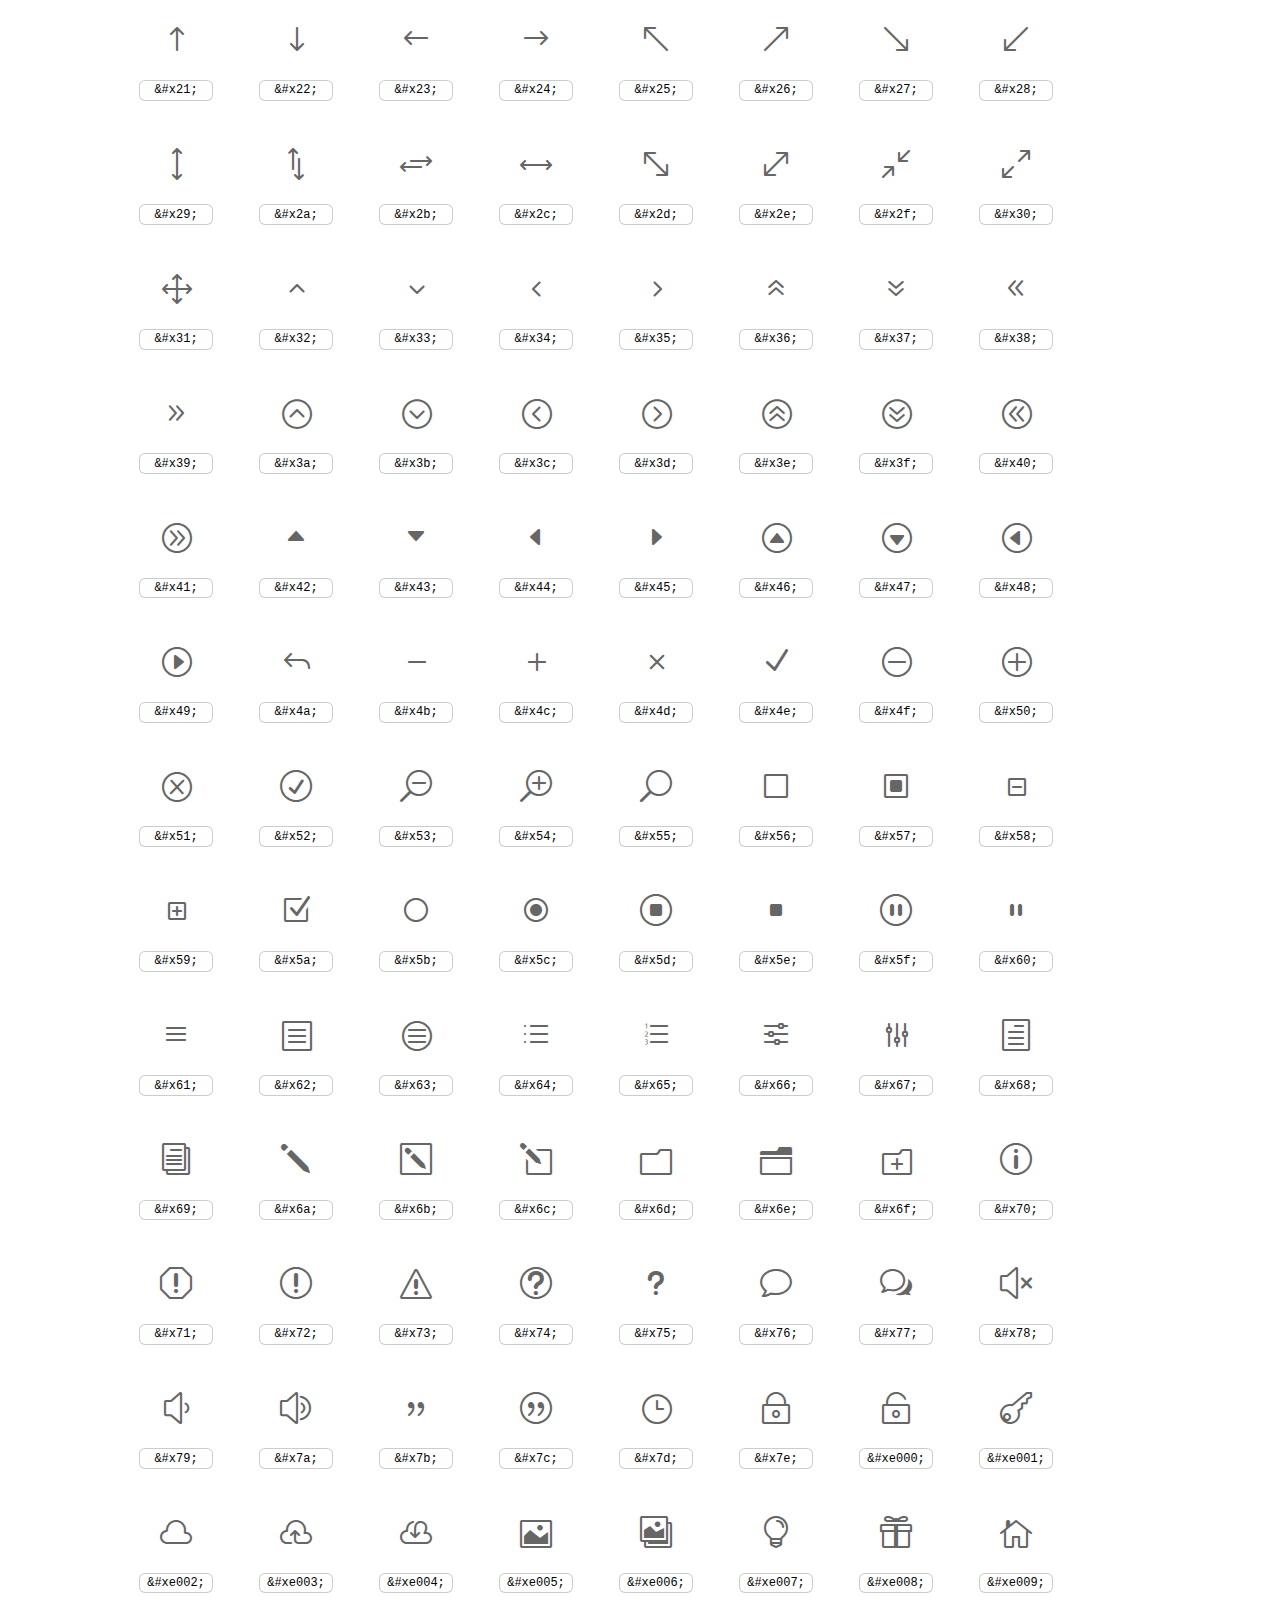
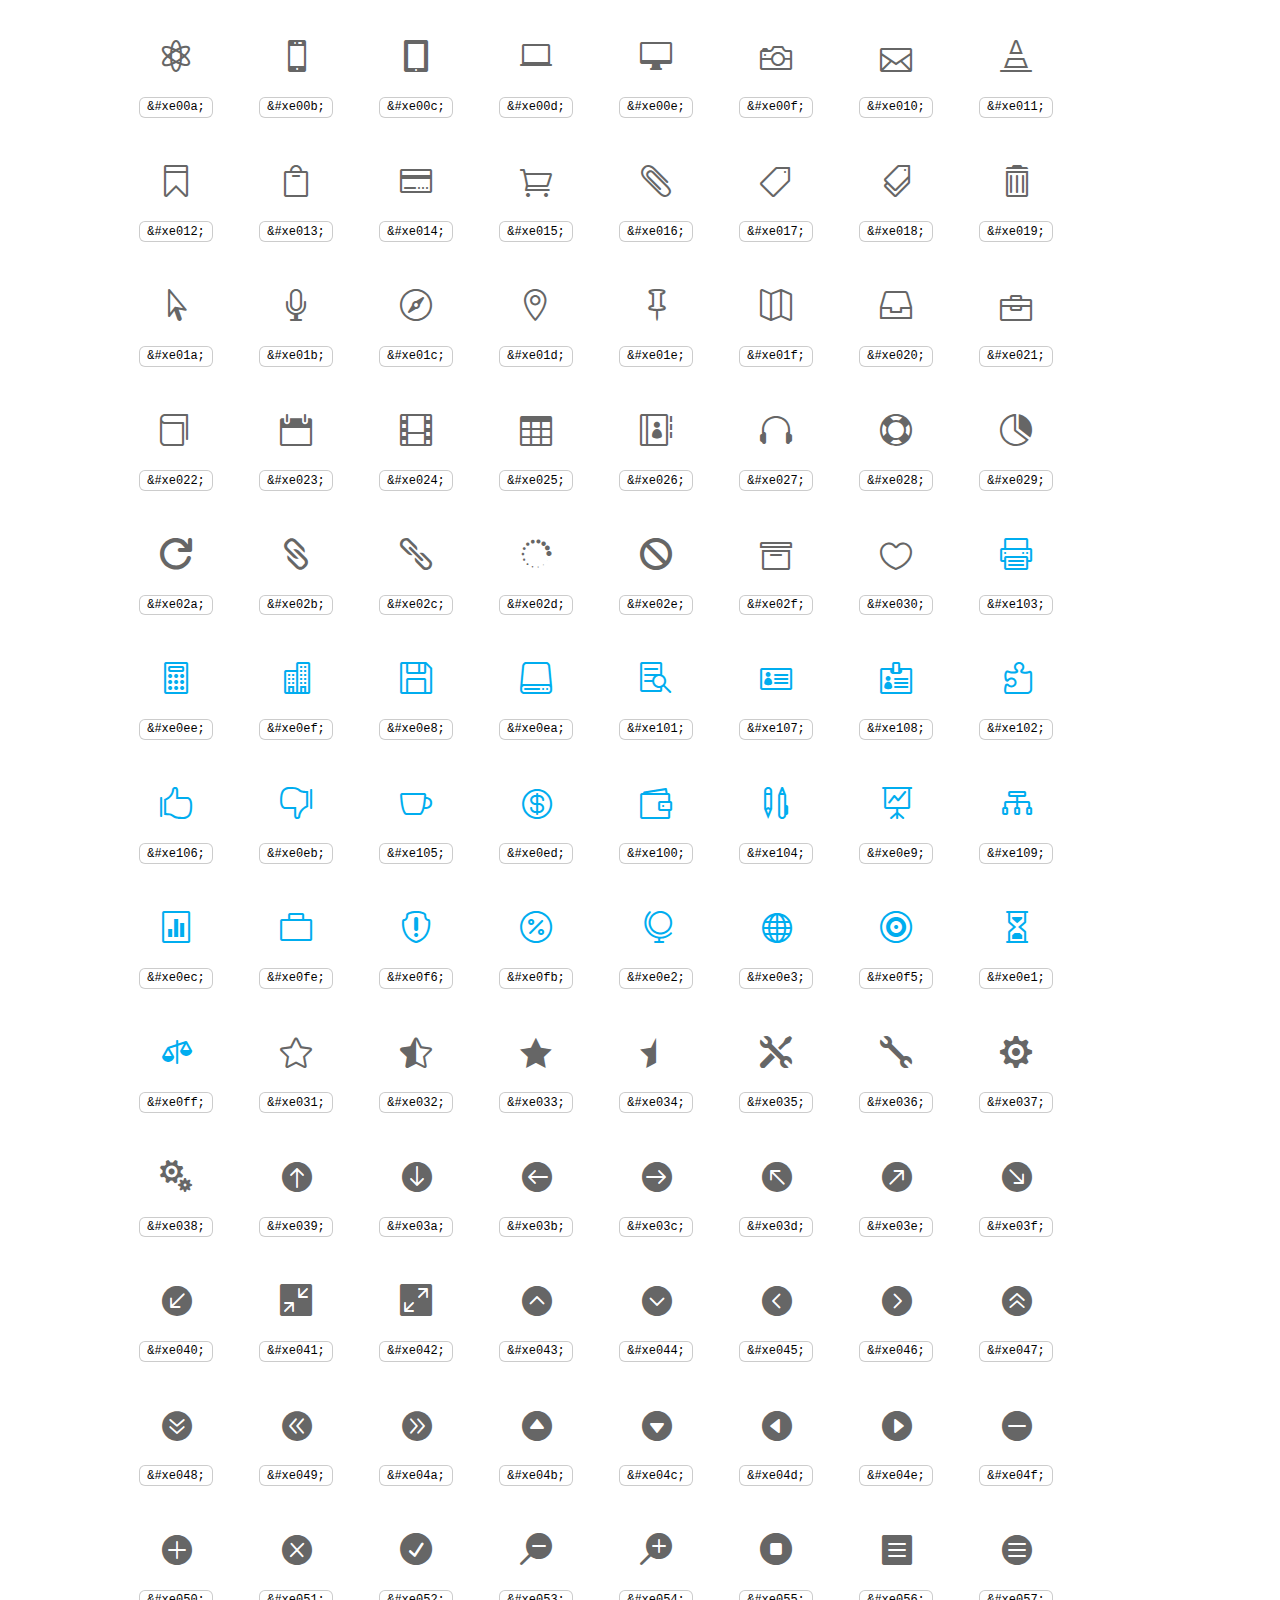
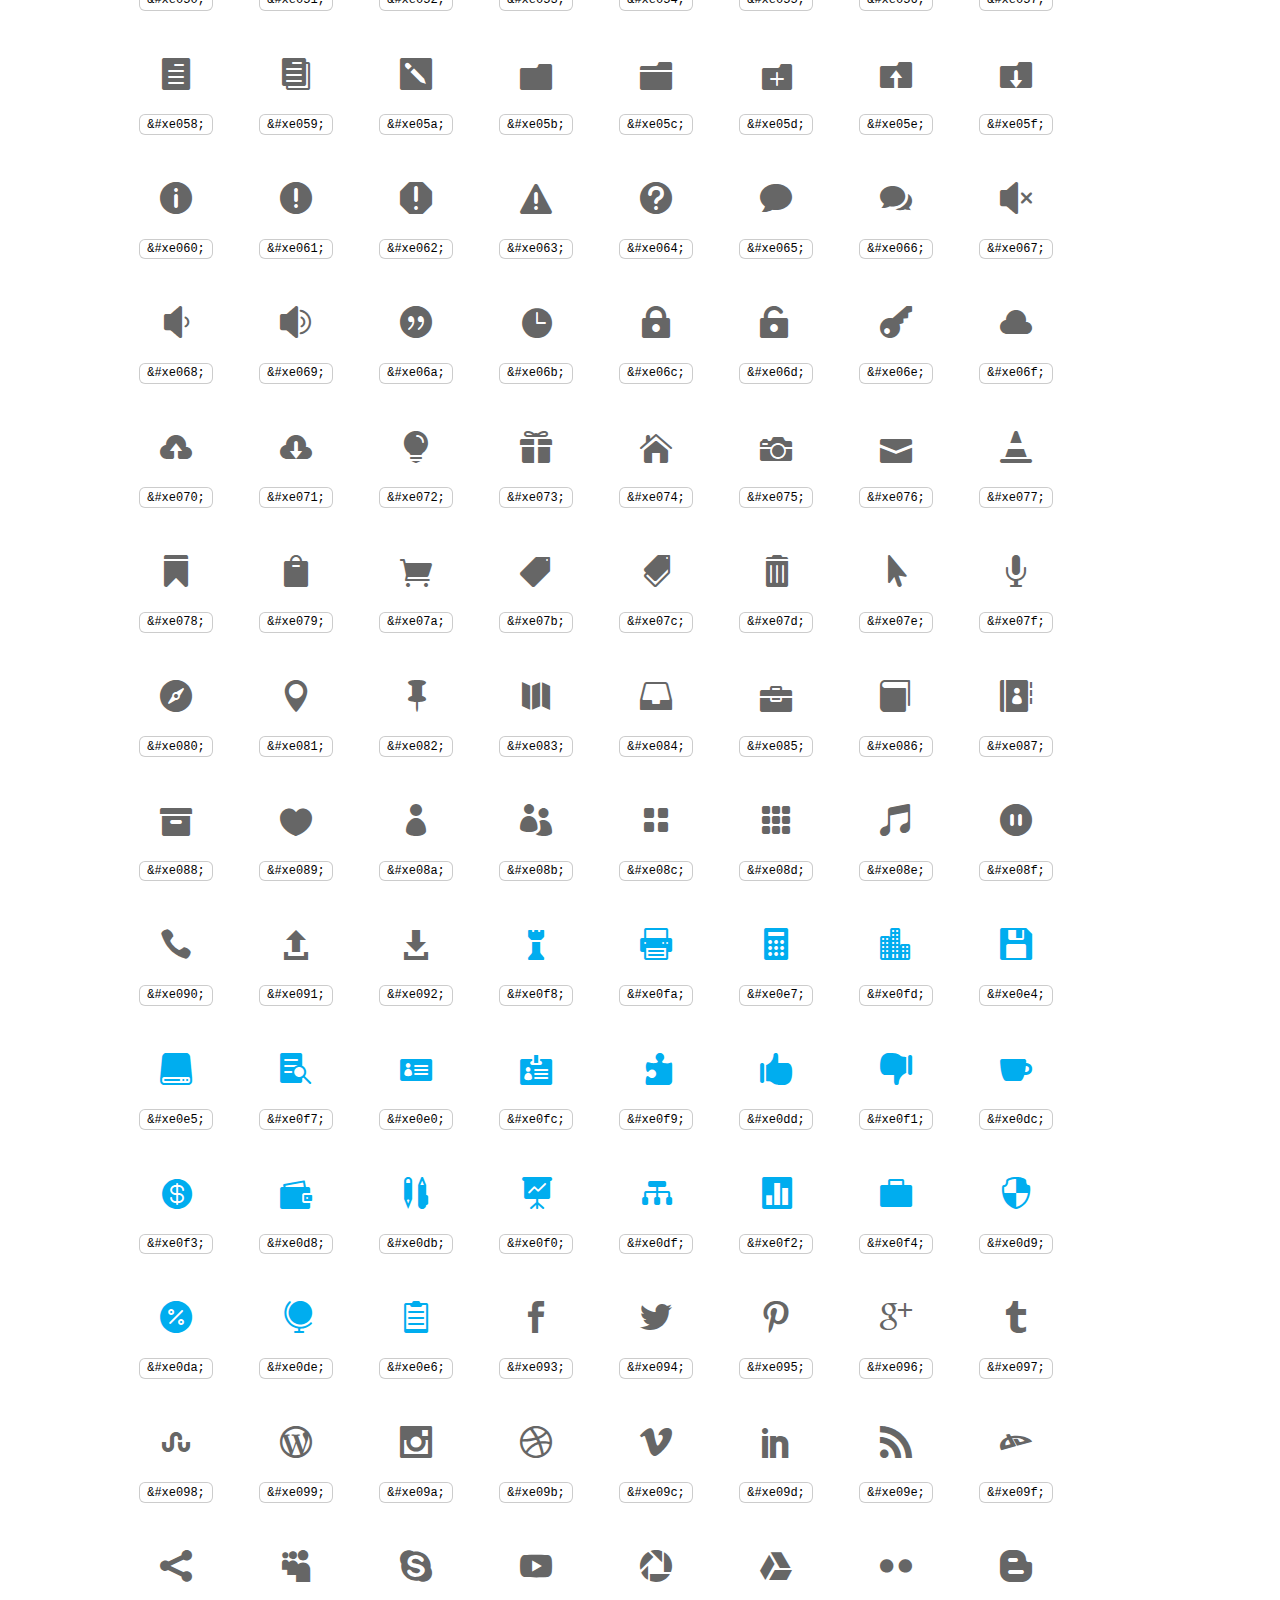
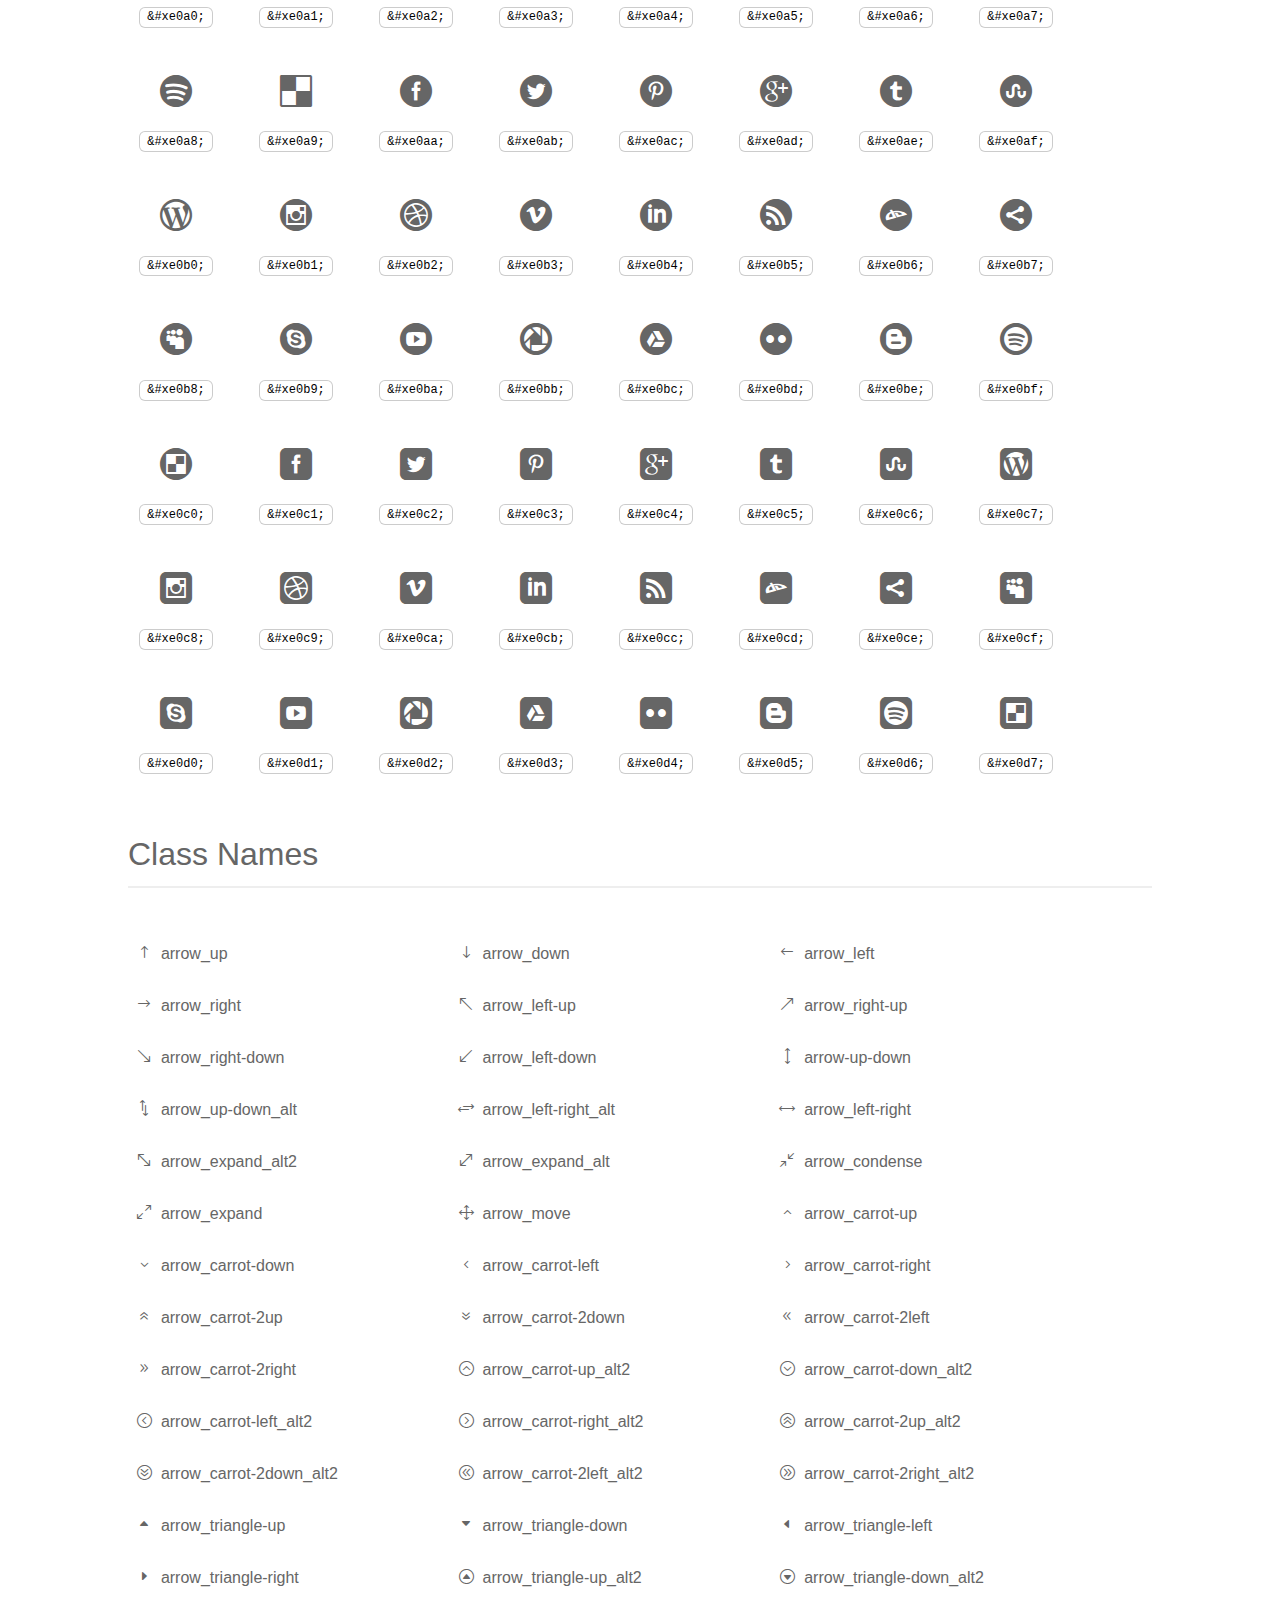
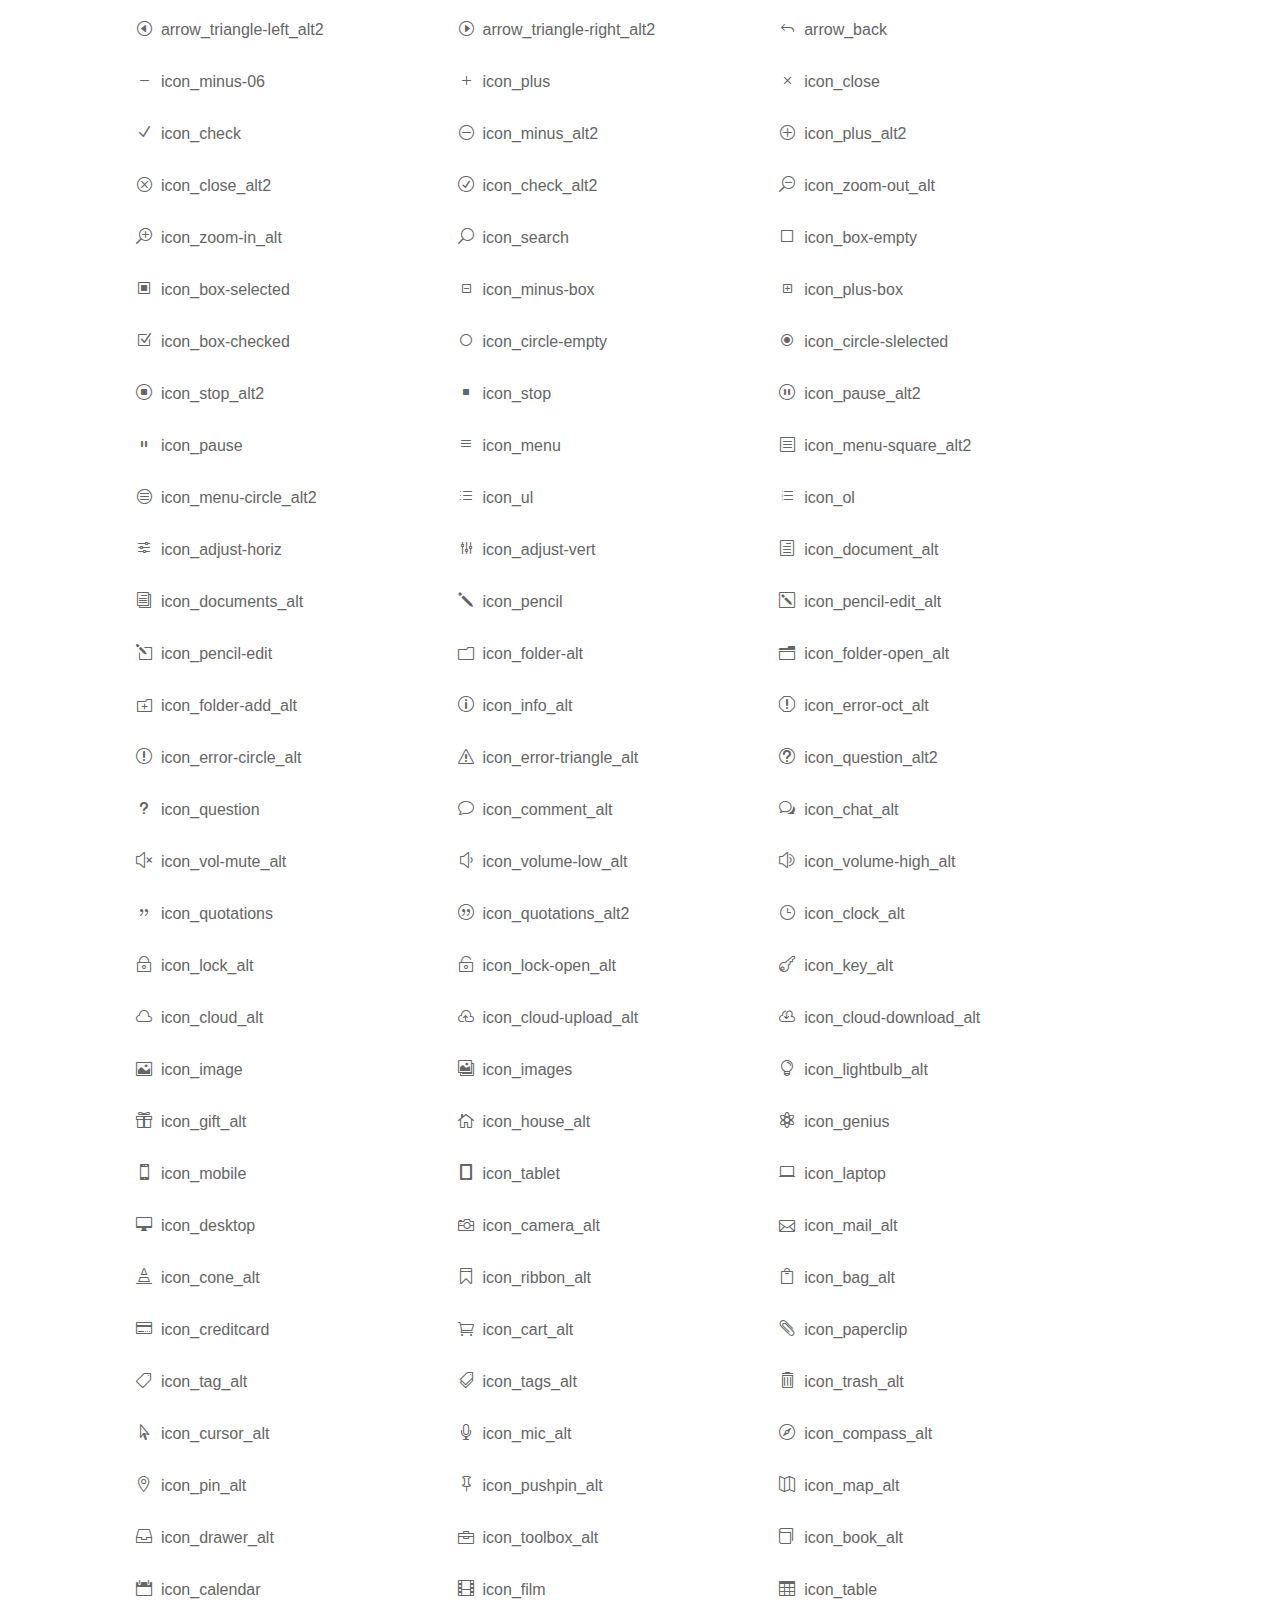
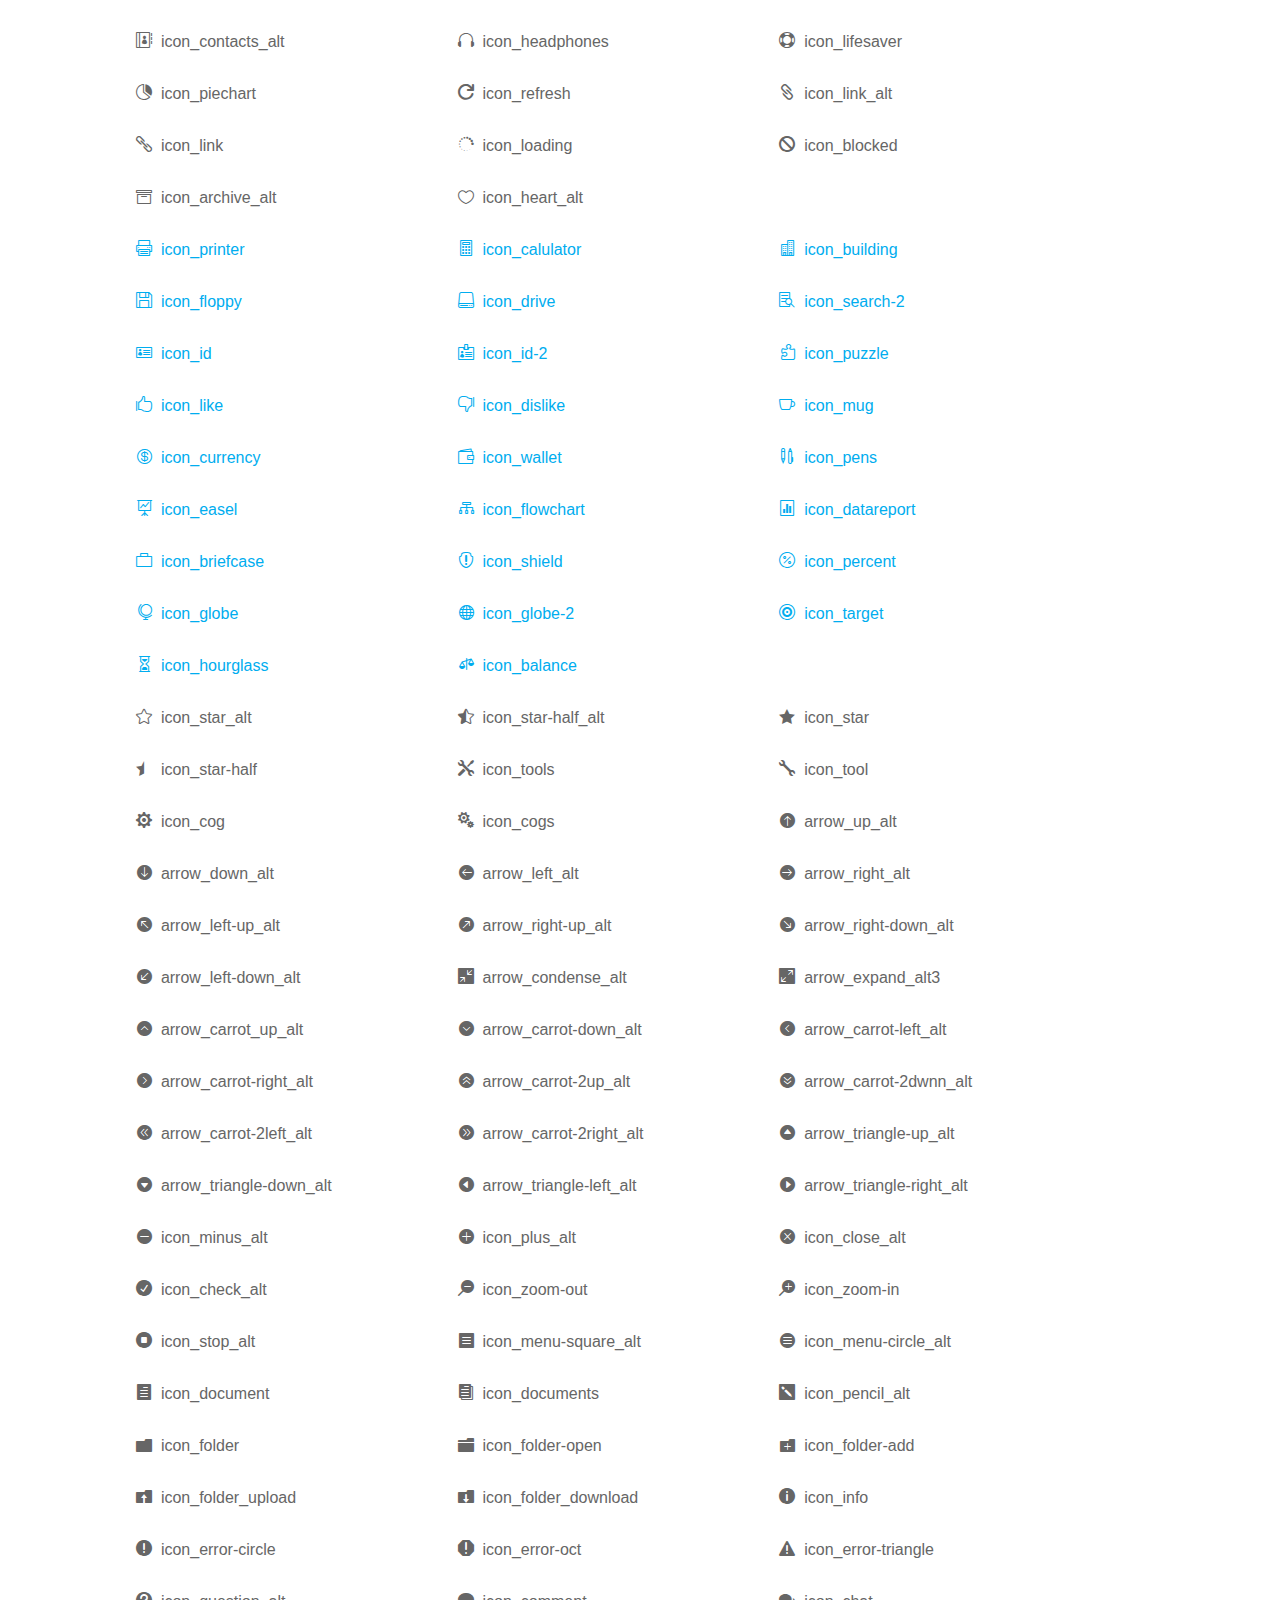
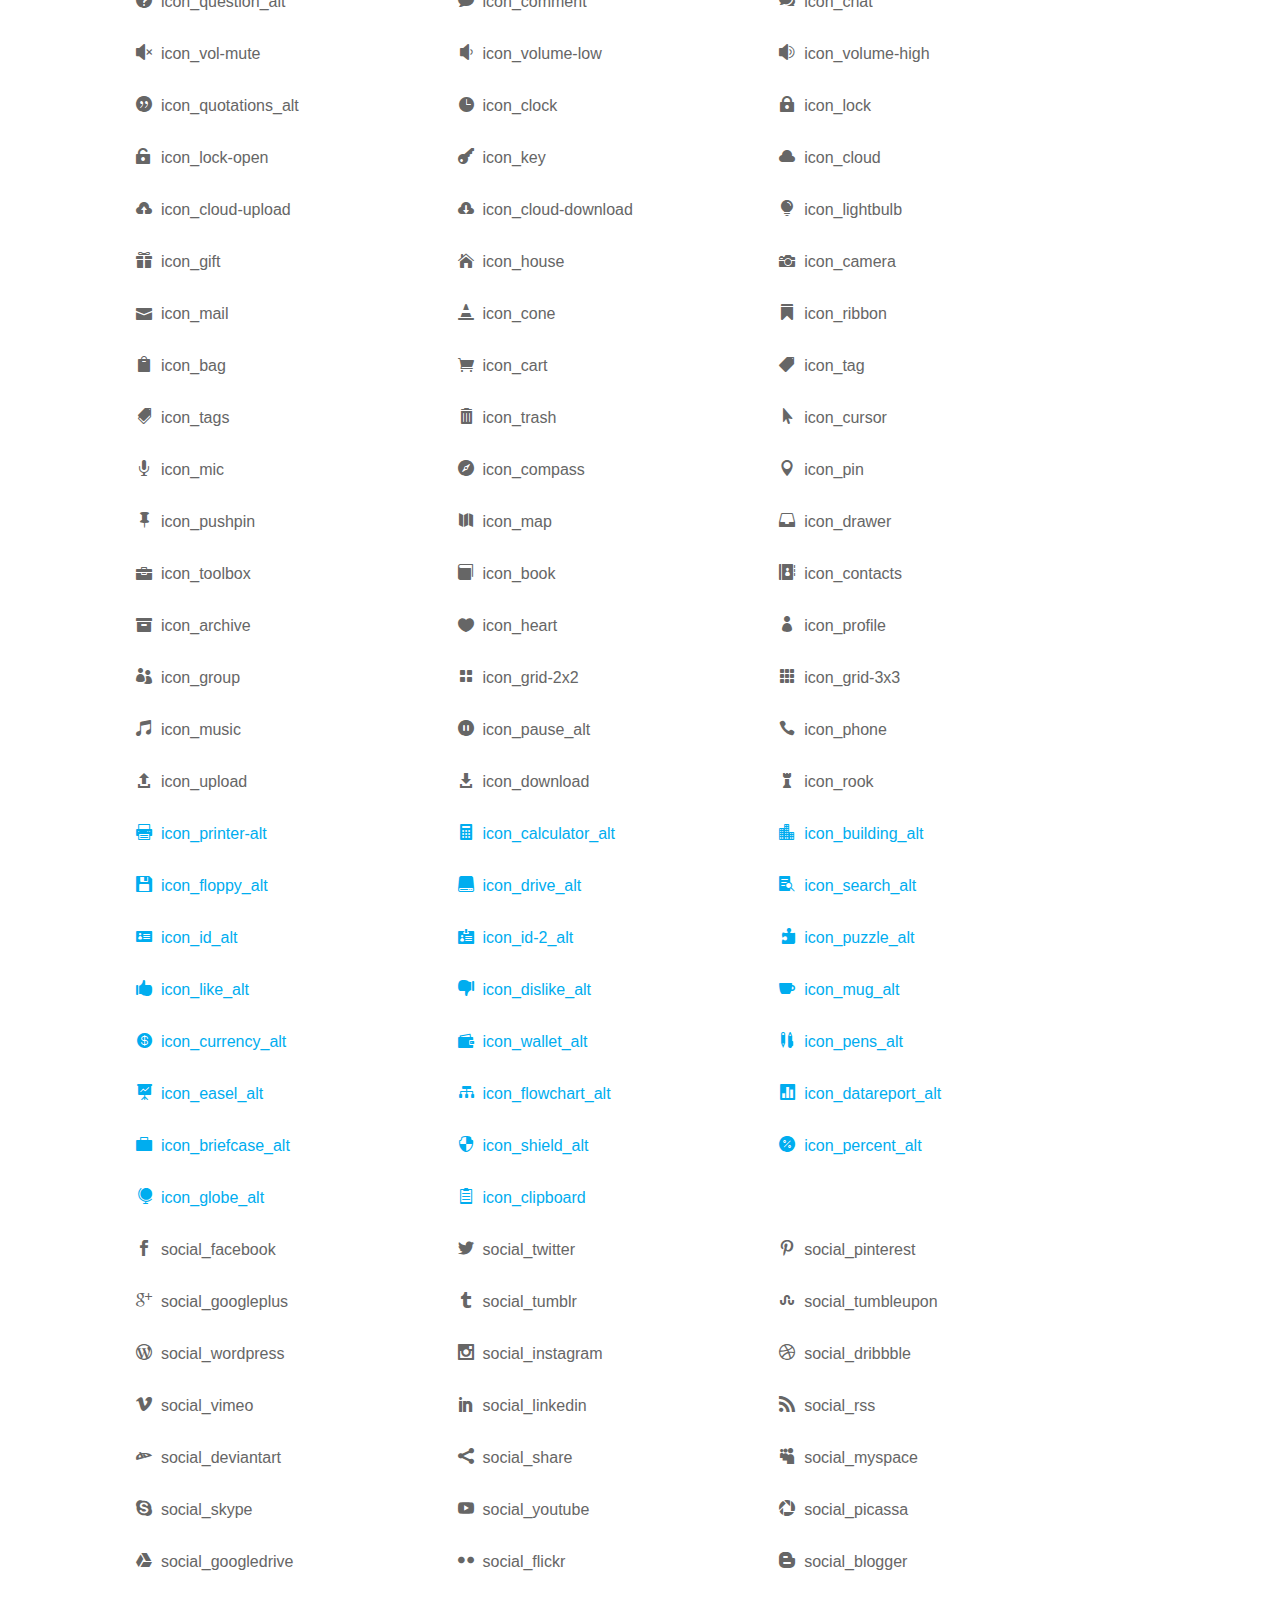
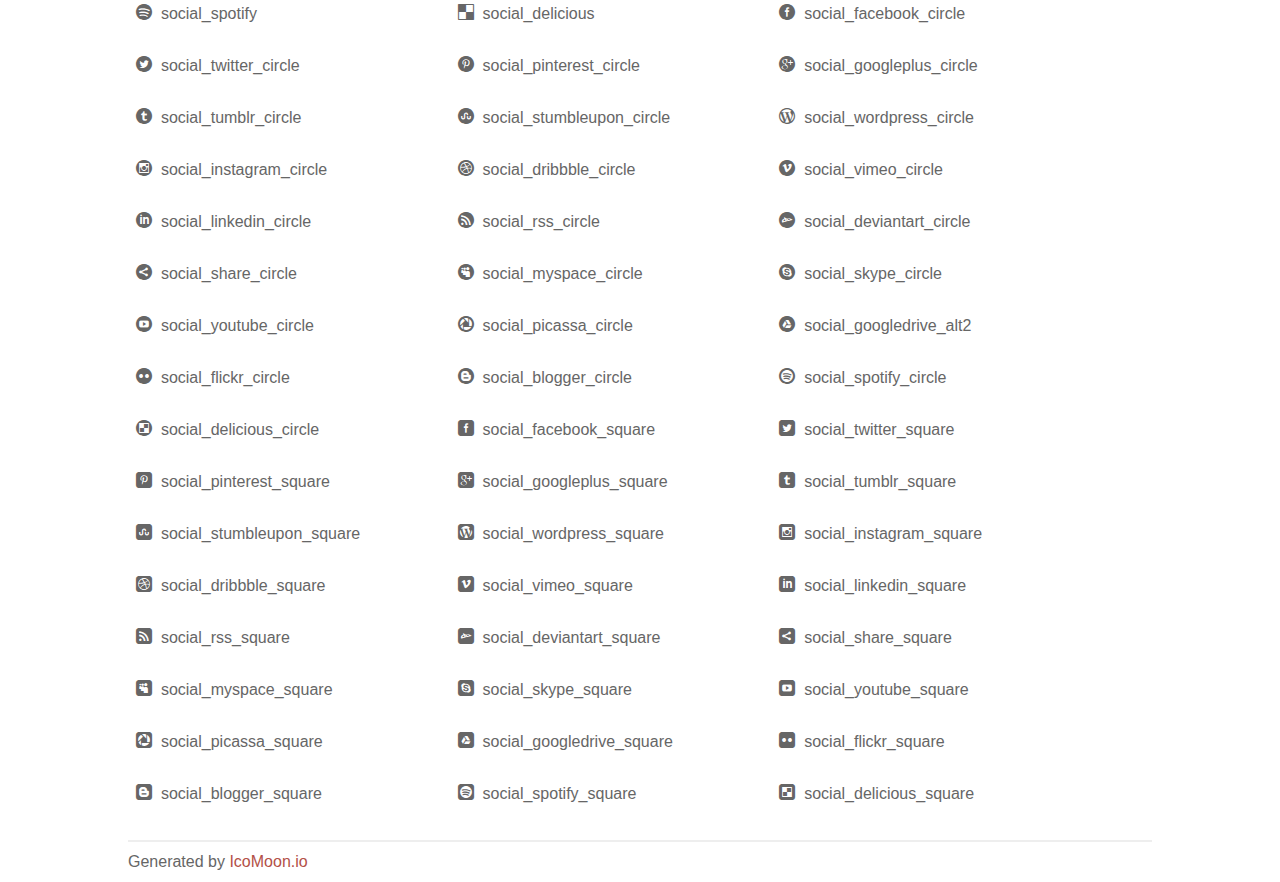
<file: static/demo_icon_set_3.html>
<!doctype html>
<html>
<head>
<title>Your Font/Glyphs</title>
<link rel="stylesheet" href="css/icon_set_3.css" />
<!--[if lte IE 7]><script src="lte-ie7.js"></script><![endif]-->
<style>
	section, header, footer {display: block;}
	body {
		font-family: sans-serif;
		color: #666;
		line-height: 1.5;
		font-size: 1em;
	}
	* {
		-moz-box-sizing: border-box;
		-webkit-box-sizing: border-box;
		box-sizing: border-box;
		margin: 0;
		padding: 0;
	}
	.glyph {
		float: left;
		text-align: center;
		padding: .75em;
		margin: .4em 1.5em .75em 0;
		width: 6em;
		text-shadow: none;
	}
	
	.glyph input {
		font-family: consolas, monospace;
		font-size: 12px;
		width: 100%;
		text-align: center;
		border: 0;
		box-shadow: 0 0 0 1px #ccc;
		padding: .2em;
                -moz-border-radius: 5px;
                -webkit-border-radius: 5px;
	}
	
	

	.new {
		color:#00adef !important;
	}

	
	.w-main {
		width: 80%;
	}
	.centered {
		margin-left: auto;
		margin-right: auto;
	}
	.fs1 {
		font-size: 2em;
	}
	header {
		margin: 2em 0;
		padding-bottom: .5em;
		color: #666;
		box-shadow: 0 2px #eee;
	}
	header h1 {
		font-size: 2em;
		font-weight: normal;
	}
	.clearfix:before, .clearfix:after { content: ""; display: table; }
	.clearfix:after, .clear { clear: both; }
	footer {
		margin-top: 2em;
		padding: .5em 0;
		box-shadow: 0 -2px #eee;
	}
	a, a:visited {
		color: #B35047;
		text-decoration: none;
	}
	a:hover, a:focus {color: #000;}
	
	.box1 {
		font-size: 16px;
		display: inline-block;
		width: 30%;
		padding: .25em .5em;
		margin: 20px 10px 0 0;
	}
</style>
</head>
<body>

	<div class="w-main centered">
	<section class="mtm clearfix" id="glyphs">
	<div class="glyph">
		<div class="fs1" aria-hidden="true" data-icon="&#x21;"></div>
		<input type="text" readonly value="&amp;#x21;" />
	</div>
	<div class="glyph">
		<div class="fs1" aria-hidden="true" data-icon="&#x22;"></div>
		<input type="text" readonly value="&amp;#x22;" />
	</div>
	<div class="glyph">
		<div class="fs1" aria-hidden="true" data-icon="&#x23;"></div>
		<input type="text" readonly value="&amp;#x23;" />
	</div>
	<div class="glyph">
		<div class="fs1" aria-hidden="true" data-icon="&#x24;"></div>
		<input type="text" readonly value="&amp;#x24;" />
	</div>
	<div class="glyph">
		<div class="fs1" aria-hidden="true" data-icon="&#x25;"></div>
		<input type="text" readonly value="&amp;#x25;" />
	</div>
	<div class="glyph">
		<div class="fs1" aria-hidden="true" data-icon="&#x26;"></div>
		<input type="text" readonly value="&amp;#x26;" />
	</div>
	<div class="glyph">
		<div class="fs1" aria-hidden="true" data-icon="&#x27;"></div>
		<input type="text" readonly value="&amp;#x27;" />
	</div>
	<div class="glyph">
		<div class="fs1" aria-hidden="true" data-icon="&#x28;"></div>
		<input type="text" readonly value="&amp;#x28;" />
	</div>
	<div class="glyph">
		<div class="fs1" aria-hidden="true" data-icon="&#x29;"></div>
		<input type="text" readonly value="&amp;#x29;" />
	</div>
	<div class="glyph">
		<div class="fs1" aria-hidden="true" data-icon="&#x2a;"></div>
		<input type="text" readonly value="&amp;#x2a;" />
	</div>
	<div class="glyph">
		<div class="fs1" aria-hidden="true" data-icon="&#x2b;"></div>
		<input type="text" readonly value="&amp;#x2b;" />
	</div>
	<div class="glyph">
		<div class="fs1" aria-hidden="true" data-icon="&#x2c;"></div>
		<input type="text" readonly value="&amp;#x2c;" />
	</div>
	<div class="glyph">
		<div class="fs1" aria-hidden="true" data-icon="&#x2d;"></div>
		<input type="text" readonly value="&amp;#x2d;" />
	</div>
	<div class="glyph">
		<div class="fs1" aria-hidden="true" data-icon="&#x2e;"></div>
		<input type="text" readonly value="&amp;#x2e;" />
	</div>
	<div class="glyph">
		<div class="fs1" aria-hidden="true" data-icon="&#x2f;"></div>
		<input type="text" readonly value="&amp;#x2f;" />
	</div>
	<div class="glyph">
		<div class="fs1" aria-hidden="true" data-icon="&#x30;"></div>
		<input type="text" readonly value="&amp;#x30;" />
	</div>
	<div class="glyph">
		<div class="fs1" aria-hidden="true" data-icon="&#x31;"></div>
		<input type="text" readonly value="&amp;#x31;" />
	</div>
	<div class="glyph">
		<div class="fs1" aria-hidden="true" data-icon="&#x32;"></div>
		<input type="text" readonly value="&amp;#x32;" />
	</div>
	<div class="glyph">
		<div class="fs1" aria-hidden="true" data-icon="&#x33;"></div>
		<input type="text" readonly value="&amp;#x33;" />
	</div>
	<div class="glyph">
		<div class="fs1" aria-hidden="true" data-icon="&#x34;"></div>
		<input type="text" readonly value="&amp;#x34;" />
	</div>
	<div class="glyph">
		<div class="fs1" aria-hidden="true" data-icon="&#x35;"></div>
		<input type="text" readonly value="&amp;#x35;" />
	</div>
	<div class="glyph">
		<div class="fs1" aria-hidden="true" data-icon="&#x36;"></div>
		<input type="text" readonly value="&amp;#x36;" />
	</div>
	<div class="glyph">
		<div class="fs1" aria-hidden="true" data-icon="&#x37;"></div>
		<input type="text" readonly value="&amp;#x37;" />
	</div>
	<div class="glyph">
		<div class="fs1" aria-hidden="true" data-icon="&#x38;"></div>
		<input type="text" readonly value="&amp;#x38;" />
	</div>
	<div class="glyph">
		<div class="fs1" aria-hidden="true" data-icon="&#x39;"></div>
		<input type="text" readonly value="&amp;#x39;" />
	</div>
	<div class="glyph">
		<div class="fs1" aria-hidden="true" data-icon="&#x3a;"></div>
		<input type="text" readonly value="&amp;#x3a;" />
	</div>
	<div class="glyph">
		<div class="fs1" aria-hidden="true" data-icon="&#x3b;"></div>
		<input type="text" readonly value="&amp;#x3b;" />
	</div>
	<div class="glyph">
		<div class="fs1" aria-hidden="true" data-icon="&#x3c;"></div>
		<input type="text" readonly value="&amp;#x3c;" />
	</div>
	<div class="glyph">
		<div class="fs1" aria-hidden="true" data-icon="&#x3d;"></div>
		<input type="text" readonly value="&amp;#x3d;" />
	</div>
	<div class="glyph">
		<div class="fs1" aria-hidden="true" data-icon="&#x3e;"></div>
		<input type="text" readonly value="&amp;#x3e;" />
	</div>
	<div class="glyph">
		<div class="fs1" aria-hidden="true" data-icon="&#x3f;"></div>
		<input type="text" readonly value="&amp;#x3f;" />
	</div>
	<div class="glyph">
		<div class="fs1" aria-hidden="true" data-icon="&#x40;"></div>
		<input type="text" readonly value="&amp;#x40;" />
	</div>
	<div class="glyph">
		<div class="fs1" aria-hidden="true" data-icon="&#x41;"></div>
		<input type="text" readonly value="&amp;#x41;" />
	</div>
	<div class="glyph">
		<div class="fs1" aria-hidden="true" data-icon="&#x42;"></div>
		<input type="text" readonly value="&amp;#x42;" />
	</div>
	<div class="glyph">
		<div class="fs1" aria-hidden="true" data-icon="&#x43;"></div>
		<input type="text" readonly value="&amp;#x43;" />
	</div>
	<div class="glyph">
		<div class="fs1" aria-hidden="true" data-icon="&#x44;"></div>
		<input type="text" readonly value="&amp;#x44;" />
	</div>
	<div class="glyph">
		<div class="fs1" aria-hidden="true" data-icon="&#x45;"></div>
		<input type="text" readonly value="&amp;#x45;" />
	</div>
	<div class="glyph">
		<div class="fs1" aria-hidden="true" data-icon="&#x46;"></div>
		<input type="text" readonly value="&amp;#x46;" />
	</div>
	<div class="glyph">
		<div class="fs1" aria-hidden="true" data-icon="&#x47;"></div>
		<input type="text" readonly value="&amp;#x47;" />
	</div>
	<div class="glyph">
		<div class="fs1" aria-hidden="true" data-icon="&#x48;"></div>
		<input type="text" readonly value="&amp;#x48;" />
	</div>
	<div class="glyph">
		<div class="fs1" aria-hidden="true" data-icon="&#x49;"></div>
		<input type="text" readonly value="&amp;#x49;" />
	</div>
	<div class="glyph">
		<div class="fs1" aria-hidden="true" data-icon="&#x4a;"></div>
		<input type="text" readonly value="&amp;#x4a;" />
	</div>
	<div class="glyph">
		<div class="fs1" aria-hidden="true" data-icon="&#x4b;"></div>
		<input type="text" readonly value="&amp;#x4b;" />
	</div>
	<div class="glyph">
		<div class="fs1" aria-hidden="true" data-icon="&#x4c;"></div>
		<input type="text" readonly value="&amp;#x4c;" />
	</div>
	<div class="glyph">
		<div class="fs1" aria-hidden="true" data-icon="&#x4d;"></div>
		<input type="text" readonly value="&amp;#x4d;" />
	</div>
	<div class="glyph">
		<div class="fs1" aria-hidden="true" data-icon="&#x4e;"></div>
		<input type="text" readonly value="&amp;#x4e;" />
	</div>
	<div class="glyph">
		<div class="fs1" aria-hidden="true" data-icon="&#x4f;"></div>
		<input type="text" readonly value="&amp;#x4f;" />
	</div>
	<div class="glyph">
		<div class="fs1" aria-hidden="true" data-icon="&#x50;"></div>
		<input type="text" readonly value="&amp;#x50;" />
	</div>
	<div class="glyph">
		<div class="fs1" aria-hidden="true" data-icon="&#x51;"></div>
		<input type="text" readonly value="&amp;#x51;" />
	</div>
	<div class="glyph">
		<div class="fs1" aria-hidden="true" data-icon="&#x52;"></div>
		<input type="text" readonly value="&amp;#x52;" />
	</div>
	<div class="glyph">
		<div class="fs1" aria-hidden="true" data-icon="&#x53;"></div>
		<input type="text" readonly value="&amp;#x53;" />
	</div>
	<div class="glyph">
		<div class="fs1" aria-hidden="true" data-icon="&#x54;"></div>
		<input type="text" readonly value="&amp;#x54;" />
	</div>
	<div class="glyph">
		<div class="fs1" aria-hidden="true" data-icon="&#x55;"></div>
		<input type="text" readonly value="&amp;#x55;" />
	</div>
	<div class="glyph">
		<div class="fs1" aria-hidden="true" data-icon="&#x56;"></div>
		<input type="text" readonly value="&amp;#x56;" />
	</div>
	<div class="glyph">
		<div class="fs1" aria-hidden="true" data-icon="&#x57;"></div>
		<input type="text" readonly value="&amp;#x57;" />
	</div>
	<div class="glyph">
		<div class="fs1" aria-hidden="true" data-icon="&#x58;"></div>
		<input type="text" readonly value="&amp;#x58;" />
	</div>
	<div class="glyph">
		<div class="fs1" aria-hidden="true" data-icon="&#x59;"></div>
		<input type="text" readonly value="&amp;#x59;" />
	</div>
	<div class="glyph">
		<div class="fs1" aria-hidden="true" data-icon="&#x5a;"></div>
		<input type="text" readonly value="&amp;#x5a;" />
	</div>
	<div class="glyph">
		<div class="fs1" aria-hidden="true" data-icon="&#x5b;"></div>
		<input type="text" readonly value="&amp;#x5b;" />
	</div>
	<div class="glyph">
		<div class="fs1" aria-hidden="true" data-icon="&#x5c;"></div>
		<input type="text" readonly value="&amp;#x5c;" />
	</div>
	<div class="glyph">
		<div class="fs1" aria-hidden="true" data-icon="&#x5d;"></div>
		<input type="text" readonly value="&amp;#x5d;" />
	</div>
	<div class="glyph">
		<div class="fs1" aria-hidden="true" data-icon="&#x5e;"></div>
		<input type="text" readonly value="&amp;#x5e;" />
	</div>
	<div class="glyph">
		<div class="fs1" aria-hidden="true" data-icon="&#x5f;"></div>
		<input type="text" readonly value="&amp;#x5f;" />
	</div>
	<div class="glyph">
		<div class="fs1" aria-hidden="true" data-icon="&#x60;"></div>
		<input type="text" readonly value="&amp;#x60;" />
	</div>
	<div class="glyph">
		<div class="fs1" aria-hidden="true" data-icon="&#x61;"></div>
		<input type="text" readonly value="&amp;#x61;" />
	</div>
	<div class="glyph">
		<div class="fs1" aria-hidden="true" data-icon="&#x62;"></div>
		<input type="text" readonly value="&amp;#x62;" />
	</div>
	<div class="glyph">
		<div class="fs1" aria-hidden="true" data-icon="&#x63;"></div>
		<input type="text" readonly value="&amp;#x63;" />
	</div>
	<div class="glyph">
		<div class="fs1" aria-hidden="true" data-icon="&#x64;"></div>
		<input type="text" readonly value="&amp;#x64;" />
	</div>
	<div class="glyph">
		<div class="fs1" aria-hidden="true" data-icon="&#x65;"></div>
		<input type="text" readonly value="&amp;#x65;" />
	</div>
	<div class="glyph">
		<div class="fs1" aria-hidden="true" data-icon="&#x66;"></div>
		<input type="text" readonly value="&amp;#x66;" />
	</div>
	<div class="glyph">
		<div class="fs1" aria-hidden="true" data-icon="&#x67;"></div>
		<input type="text" readonly value="&amp;#x67;" />
	</div>
	<div class="glyph">
		<div class="fs1" aria-hidden="true" data-icon="&#x68;"></div>
		<input type="text" readonly value="&amp;#x68;" />
	</div>
	<div class="glyph">
		<div class="fs1" aria-hidden="true" data-icon="&#x69;"></div>
		<input type="text" readonly value="&amp;#x69;" />
	</div>
	<div class="glyph">
		<div class="fs1" aria-hidden="true" data-icon="&#x6a;"></div>
		<input type="text" readonly value="&amp;#x6a;" />
	</div>
	<div class="glyph">
		<div class="fs1" aria-hidden="true" data-icon="&#x6b;"></div>
		<input type="text" readonly value="&amp;#x6b;" />
	</div>
	<div class="glyph">
		<div class="fs1" aria-hidden="true" data-icon="&#x6c;"></div>
		<input type="text" readonly value="&amp;#x6c;" />
	</div>
	<div class="glyph">
		<div class="fs1" aria-hidden="true" data-icon="&#x6d;"></div>
		<input type="text" readonly value="&amp;#x6d;" />
	</div>
	<div class="glyph">
		<div class="fs1" aria-hidden="true" data-icon="&#x6e;"></div>
		<input type="text" readonly value="&amp;#x6e;" />
	</div>
	<div class="glyph">
		<div class="fs1" aria-hidden="true" data-icon="&#x6f;"></div>
		<input type="text" readonly value="&amp;#x6f;" />
	</div>
	<div class="glyph">
		<div class="fs1" aria-hidden="true" data-icon="&#x70;"></div>
		<input type="text" readonly value="&amp;#x70;" />
	</div>
	<div class="glyph">
		<div class="fs1" aria-hidden="true" data-icon="&#x71;"></div>
		<input type="text" readonly value="&amp;#x71;" />
	</div>
	<div class="glyph">
		<div class="fs1" aria-hidden="true" data-icon="&#x72;"></div>
		<input type="text" readonly value="&amp;#x72;" />
	</div>
	<div class="glyph">
		<div class="fs1" aria-hidden="true" data-icon="&#x73;"></div>
		<input type="text" readonly value="&amp;#x73;" />
	</div>
	<div class="glyph">
		<div class="fs1" aria-hidden="true" data-icon="&#x74;"></div>
		<input type="text" readonly value="&amp;#x74;" />
	</div>
	<div class="glyph">
		<div class="fs1" aria-hidden="true" data-icon="&#x75;"></div>
		<input type="text" readonly value="&amp;#x75;" />
	</div>
	<div class="glyph">
		<div class="fs1" aria-hidden="true" data-icon="&#x76;"></div>
		<input type="text" readonly value="&amp;#x76;" />
	</div>
	<div class="glyph">
		<div class="fs1" aria-hidden="true" data-icon="&#x77;"></div>
		<input type="text" readonly value="&amp;#x77;" />
	</div>
	<div class="glyph">
		<div class="fs1" aria-hidden="true" data-icon="&#x78;"></div>
		<input type="text" readonly value="&amp;#x78;" />
	</div>
	<div class="glyph">
		<div class="fs1" aria-hidden="true" data-icon="&#x79;"></div>
		<input type="text" readonly value="&amp;#x79;" />
	</div>
	<div class="glyph">
		<div class="fs1" aria-hidden="true" data-icon="&#x7a;"></div>
		<input type="text" readonly value="&amp;#x7a;" />
	</div>
	<div class="glyph">
		<div class="fs1" aria-hidden="true" data-icon="&#x7b;"></div>
		<input type="text" readonly value="&amp;#x7b;" />
	</div>
	<div class="glyph">
		<div class="fs1" aria-hidden="true" data-icon="&#x7c;"></div>
		<input type="text" readonly value="&amp;#x7c;" />
	</div>
	<div class="glyph">
		<div class="fs1" aria-hidden="true" data-icon="&#x7d;"></div>
		<input type="text" readonly value="&amp;#x7d;" />
	</div>
	<div class="glyph">
		<div class="fs1" aria-hidden="true" data-icon="&#x7e;"></div>
		<input type="text" readonly value="&amp;#x7e;" />
	</div>
	<div class="glyph">
		<div class="fs1" aria-hidden="true" data-icon="&#xe000;"></div>
		<input type="text" readonly value="&amp;#xe000;" />
	</div>
	<div class="glyph">
		<div class="fs1" aria-hidden="true" data-icon="&#xe001;"></div>
		<input type="text" readonly value="&amp;#xe001;" />
	</div>
	<div class="glyph">
		<div class="fs1" aria-hidden="true" data-icon="&#xe002;"></div>
		<input type="text" readonly value="&amp;#xe002;" />
	</div>
	<div class="glyph">
		<div class="fs1" aria-hidden="true" data-icon="&#xe003;"></div>
		<input type="text" readonly value="&amp;#xe003;" />
	</div>
	<div class="glyph">
		<div class="fs1" aria-hidden="true" data-icon="&#xe004;"></div>
		<input type="text" readonly value="&amp;#xe004;" />
	</div>
	<div class="glyph">
		<div class="fs1" aria-hidden="true" data-icon="&#xe005;"></div>
		<input type="text" readonly value="&amp;#xe005;" />
	</div>
	<div class="glyph">
		<div class="fs1" aria-hidden="true" data-icon="&#xe006;"></div>
		<input type="text" readonly value="&amp;#xe006;" />
	</div>
	<div class="glyph">
		<div class="fs1" aria-hidden="true" data-icon="&#xe007;"></div>
		<input type="text" readonly value="&amp;#xe007;" />
	</div>
	<div class="glyph">
		<div class="fs1" aria-hidden="true" data-icon="&#xe008;"></div>
		<input type="text" readonly value="&amp;#xe008;" />
	</div>
	<div class="glyph">
		<div class="fs1" aria-hidden="true" data-icon="&#xe009;"></div>
		<input type="text" readonly value="&amp;#xe009;" />
	</div>
	<div class="glyph">
		<div class="fs1" aria-hidden="true" data-icon="&#xe00a;"></div>
		<input type="text" readonly value="&amp;#xe00a;" />
	</div>
	<div class="glyph">
		<div class="fs1" aria-hidden="true" data-icon="&#xe00b;"></div>
		<input type="text" readonly value="&amp;#xe00b;" />
	</div>
	<div class="glyph">
		<div class="fs1" aria-hidden="true" data-icon="&#xe00c;"></div>
		<input type="text" readonly value="&amp;#xe00c;" />
	</div>
	<div class="glyph">
		<div class="fs1" aria-hidden="true" data-icon="&#xe00d;"></div>
		<input type="text" readonly value="&amp;#xe00d;" />
	</div>
	<div class="glyph">
		<div class="fs1" aria-hidden="true" data-icon="&#xe00e;"></div>
		<input type="text" readonly value="&amp;#xe00e;" />
	</div>
	<div class="glyph">
		<div class="fs1" aria-hidden="true" data-icon="&#xe00f;"></div>
		<input type="text" readonly value="&amp;#xe00f;" />
	</div>
	<div class="glyph">
		<div class="fs1" aria-hidden="true" data-icon="&#xe010;"></div>
		<input type="text" readonly value="&amp;#xe010;" />
	</div>
	<div class="glyph">
		<div class="fs1" aria-hidden="true" data-icon="&#xe011;"></div>
		<input type="text" readonly value="&amp;#xe011;" />
	</div>
	<div class="glyph">
		<div class="fs1" aria-hidden="true" data-icon="&#xe012;"></div>
		<input type="text" readonly value="&amp;#xe012;" />
	</div>
	<div class="glyph">
		<div class="fs1" aria-hidden="true" data-icon="&#xe013;"></div>
		<input type="text" readonly value="&amp;#xe013;" />
	</div>
	<div class="glyph">
		<div class="fs1" aria-hidden="true" data-icon="&#xe014;"></div>
		<input type="text" readonly value="&amp;#xe014;" />
	</div>
	<div class="glyph">
		<div class="fs1" aria-hidden="true" data-icon="&#xe015;"></div>
		<input type="text" readonly value="&amp;#xe015;" />
	</div>
	<div class="glyph">
		<div class="fs1" aria-hidden="true" data-icon="&#xe016;"></div>
		<input type="text" readonly value="&amp;#xe016;" />
	</div>
	<div class="glyph">
		<div class="fs1" aria-hidden="true" data-icon="&#xe017;"></div>
		<input type="text" readonly value="&amp;#xe017;" />
	</div>
	<div class="glyph">
		<div class="fs1" aria-hidden="true" data-icon="&#xe018;"></div>
		<input type="text" readonly value="&amp;#xe018;" />
	</div>
	<div class="glyph">
		<div class="fs1" aria-hidden="true" data-icon="&#xe019;"></div>
		<input type="text" readonly value="&amp;#xe019;" />
	</div>
	<div class="glyph">
		<div class="fs1" aria-hidden="true" data-icon="&#xe01a;"></div>
		<input type="text" readonly value="&amp;#xe01a;" />
	</div>
	<div class="glyph">
		<div class="fs1" aria-hidden="true" data-icon="&#xe01b;"></div>
		<input type="text" readonly value="&amp;#xe01b;" />
	</div>
	<div class="glyph">
		<div class="fs1" aria-hidden="true" data-icon="&#xe01c;"></div>
		<input type="text" readonly value="&amp;#xe01c;" />
	</div>
	<div class="glyph">
		<div class="fs1" aria-hidden="true" data-icon="&#xe01d;"></div>
		<input type="text" readonly value="&amp;#xe01d;" />
	</div>
	<div class="glyph">
		<div class="fs1" aria-hidden="true" data-icon="&#xe01e;"></div>
		<input type="text" readonly value="&amp;#xe01e;" />
	</div>
	<div class="glyph">
		<div class="fs1" aria-hidden="true" data-icon="&#xe01f;"></div>
		<input type="text" readonly value="&amp;#xe01f;" />
	</div>
	<div class="glyph">
		<div class="fs1" aria-hidden="true" data-icon="&#xe020;"></div>
		<input type="text" readonly value="&amp;#xe020;" />
	</div>
	<div class="glyph">
		<div class="fs1" aria-hidden="true" data-icon="&#xe021;"></div>
		<input type="text" readonly value="&amp;#xe021;" />
	</div>
	<div class="glyph">
		<div class="fs1" aria-hidden="true" data-icon="&#xe022;"></div>
		<input type="text" readonly value="&amp;#xe022;" />
	</div>
	<div class="glyph">
		<div class="fs1" aria-hidden="true" data-icon="&#xe023;"></div>
		<input type="text" readonly value="&amp;#xe023;" />
	</div>
	<div class="glyph">
		<div class="fs1" aria-hidden="true" data-icon="&#xe024;"></div>
		<input type="text" readonly value="&amp;#xe024;" />
	</div>
	<div class="glyph">
		<div class="fs1" aria-hidden="true" data-icon="&#xe025;"></div>
		<input type="text" readonly value="&amp;#xe025;" />
	</div>
	<div class="glyph">
		<div class="fs1" aria-hidden="true" data-icon="&#xe026;"></div>
		<input type="text" readonly value="&amp;#xe026;" />
	</div>
	<div class="glyph">
		<div class="fs1" aria-hidden="true" data-icon="&#xe027;"></div>
		<input type="text" readonly value="&amp;#xe027;" />
	</div>
	<div class="glyph">
		<div class="fs1" aria-hidden="true" data-icon="&#xe028;"></div>
		<input type="text" readonly value="&amp;#xe028;" />
	</div>
	<div class="glyph">
		<div class="fs1" aria-hidden="true" data-icon="&#xe029;"></div>
		<input type="text" readonly value="&amp;#xe029;" />
	</div>
	<div class="glyph">
		<div class="fs1" aria-hidden="true" data-icon="&#xe02a;"></div>
		<input type="text" readonly value="&amp;#xe02a;" />
	</div>
	<div class="glyph">
		<div class="fs1" aria-hidden="true" data-icon="&#xe02b;"></div>
		<input type="text" readonly value="&amp;#xe02b;" />
	</div>
	<div class="glyph">
		<div class="fs1" aria-hidden="true" data-icon="&#xe02c;"></div>
		<input type="text" readonly value="&amp;#xe02c;" />
	</div>
	<div class="glyph">
		<div class="fs1" aria-hidden="true" data-icon="&#xe02d;"></div>
		<input type="text" readonly value="&amp;#xe02d;" />
	</div>
	<div class="glyph">
		<div class="fs1" aria-hidden="true" data-icon="&#xe02e;"></div>
		<input type="text" readonly value="&amp;#xe02e;" />
	</div>
	<div class="glyph">
		<div class="fs1" aria-hidden="true" data-icon="&#xe02f;"></div>
		<input type="text" readonly value="&amp;#xe02f;" />
	</div>
	<div class="glyph">
		<div class="fs1" aria-hidden="true" data-icon="&#xe030;"></div>
		<input type="text" readonly value="&amp;#xe030;" />
	</div>
    
    <div class="new">
    
    <div class="glyph">
		<div class="fs1" aria-hidden="true" data-icon="&#xe103;"></div>
		<input type="text" readonly value="&amp;#xe103;" />
	</div>
	<div class="glyph">
		<div class="fs1" aria-hidden="true" data-icon="&#xe0ee;"></div>
		<input type="text" readonly value="&amp;#xe0ee;" />
	</div>
	<div class="glyph">
		<div class="fs1" aria-hidden="true" data-icon="&#xe0ef;"></div>
		<input type="text" readonly value="&amp;#xe0ef;" />
	</div>
	<div class="glyph">
		<div class="fs1" aria-hidden="true" data-icon="&#xe0e8;"></div>
		<input type="text" readonly value="&amp;#xe0e8;" />
	</div>
	<div class="glyph">
		<div class="fs1" aria-hidden="true" data-icon="&#xe0ea;"></div>
		<input type="text" readonly value="&amp;#xe0ea;" />
	</div>
	<div class="glyph">
		<div class="fs1" aria-hidden="true" data-icon="&#xe101;"></div>
		<input type="text" readonly value="&amp;#xe101;" />
	</div>
	<div class="glyph">
		<div class="fs1" aria-hidden="true" data-icon="&#xe107;"></div>
		<input type="text" readonly value="&amp;#xe107;" />
	</div>
	<div class="glyph">
		<div class="fs1" aria-hidden="true" data-icon="&#xe108;"></div>
		<input type="text" readonly value="&amp;#xe108;" />
	</div>
	<div class="glyph">
		<div class="fs1" aria-hidden="true" data-icon="&#xe102;"></div>
		<input type="text" readonly value="&amp;#xe102;" />
	</div>
	<div class="glyph">
		<div class="fs1" aria-hidden="true" data-icon="&#xe106;"></div>
		<input type="text" readonly value="&amp;#xe106;" />
	</div>
	<div class="glyph">
		<div class="fs1" aria-hidden="true" data-icon="&#xe0eb;"></div>
		<input type="text" readonly value="&amp;#xe0eb;" />
	</div>
	<div class="glyph">
		<div class="fs1" aria-hidden="true" data-icon="&#xe105;"></div>
		<input type="text" readonly value="&amp;#xe105;" />
	</div>
	<div class="glyph">
		<div class="fs1" aria-hidden="true" data-icon="&#xe0ed;"></div>
		<input type="text" readonly value="&amp;#xe0ed;" />
	</div>
	<div class="glyph">
		<div class="fs1" aria-hidden="true" data-icon="&#xe100;"></div>
		<input type="text" readonly value="&amp;#xe100;" />
	</div>
	<div class="glyph">
		<div class="fs1" aria-hidden="true" data-icon="&#xe104;"></div>
		<input type="text" readonly value="&amp;#xe104;" />
	</div>
	<div class="glyph">
		<div class="fs1" aria-hidden="true" data-icon="&#xe0e9;"></div>
		<input type="text" readonly value="&amp;#xe0e9;" />
	</div>
	<div class="glyph">
		<div class="fs1" aria-hidden="true" data-icon="&#xe109;"></div>
		<input type="text" readonly value="&amp;#xe109;" />
	</div>
	<div class="glyph">
		<div class="fs1" aria-hidden="true" data-icon="&#xe0ec;"></div>
		<input type="text" readonly value="&amp;#xe0ec;" />
	</div>
	<div class="glyph">
		<div class="fs1" aria-hidden="true" data-icon="&#xe0fe;"></div>
		<input type="text" readonly value="&amp;#xe0fe;" />
	</div>
	<div class="glyph">
		<div class="fs1" aria-hidden="true" data-icon="&#xe0f6;"></div>
		<input type="text" readonly value="&amp;#xe0f6;" />
	</div>
	<div class="glyph">
		<div class="fs1" aria-hidden="true" data-icon="&#xe0fb;"></div>
		<input type="text" readonly value="&amp;#xe0fb;" />
	</div>
	<div class="glyph">
		<div class="fs1" aria-hidden="true" data-icon="&#xe0e2;"></div>
		<input type="text" readonly value="&amp;#xe0e2;" />
	</div>
	<div class="glyph">
		<div class="fs1" aria-hidden="true" data-icon="&#xe0e3;"></div>
		<input type="text" readonly value="&amp;#xe0e3;" />
	</div>
	<div class="glyph">
		<div class="fs1" aria-hidden="true" data-icon="&#xe0f5;"></div>
		<input type="text" readonly value="&amp;#xe0f5;" />
	</div>
	<div class="glyph">
		<div class="fs1" aria-hidden="true" data-icon="&#xe0e1;"></div>
		<input type="text" readonly value="&amp;#xe0e1;" />
	</div>
	<div class="glyph">
		<div class="fs1" aria-hidden="true" data-icon="&#xe0ff;"></div>
		<input type="text" readonly value="&amp;#xe0ff;" />
	</div>
    
    </div>
    
	<div class="glyph">
		<div class="fs1" aria-hidden="true" data-icon="&#xe031;"></div>
		<input type="text" readonly value="&amp;#xe031;" />
	</div>
	<div class="glyph">
		<div class="fs1" aria-hidden="true" data-icon="&#xe032;"></div>
		<input type="text" readonly value="&amp;#xe032;" />
	</div>
	<div class="glyph">
		<div class="fs1" aria-hidden="true" data-icon="&#xe033;"></div>
		<input type="text" readonly value="&amp;#xe033;" />
	</div>
	<div class="glyph">
		<div class="fs1" aria-hidden="true" data-icon="&#xe034;"></div>
		<input type="text" readonly value="&amp;#xe034;" />
	</div>
	<div class="glyph">
		<div class="fs1" aria-hidden="true" data-icon="&#xe035;"></div>
		<input type="text" readonly value="&amp;#xe035;" />
	</div>
	<div class="glyph">
		<div class="fs1" aria-hidden="true" data-icon="&#xe036;"></div>
		<input type="text" readonly value="&amp;#xe036;" />
	</div>
	<div class="glyph">
		<div class="fs1" aria-hidden="true" data-icon="&#xe037;"></div>
		<input type="text" readonly value="&amp;#xe037;" />
	</div>
	<div class="glyph">
		<div class="fs1" aria-hidden="true" data-icon="&#xe038;"></div>
		<input type="text" readonly value="&amp;#xe038;" />
	</div>
	<div class="glyph">
		<div class="fs1" aria-hidden="true" data-icon="&#xe039;"></div>
		<input type="text" readonly value="&amp;#xe039;" />
	</div>
	<div class="glyph">
		<div class="fs1" aria-hidden="true" data-icon="&#xe03a;"></div>
		<input type="text" readonly value="&amp;#xe03a;" />
	</div>
	<div class="glyph">
		<div class="fs1" aria-hidden="true" data-icon="&#xe03b;"></div>
		<input type="text" readonly value="&amp;#xe03b;" />
	</div>
	<div class="glyph">
		<div class="fs1" aria-hidden="true" data-icon="&#xe03c;"></div>
		<input type="text" readonly value="&amp;#xe03c;" />
	</div>
	<div class="glyph">
		<div class="fs1" aria-hidden="true" data-icon="&#xe03d;"></div>
		<input type="text" readonly value="&amp;#xe03d;" />
	</div>
	<div class="glyph">
		<div class="fs1" aria-hidden="true" data-icon="&#xe03e;"></div>
		<input type="text" readonly value="&amp;#xe03e;" />
	</div>
	<div class="glyph">
		<div class="fs1" aria-hidden="true" data-icon="&#xe03f;"></div>
		<input type="text" readonly value="&amp;#xe03f;" />
	</div>
	<div class="glyph">
		<div class="fs1" aria-hidden="true" data-icon="&#xe040;"></div>
		<input type="text" readonly value="&amp;#xe040;" />
	</div>
	<div class="glyph">
		<div class="fs1" aria-hidden="true" data-icon="&#xe041;"></div>
		<input type="text" readonly value="&amp;#xe041;" />
	</div>
	<div class="glyph">
		<div class="fs1" aria-hidden="true" data-icon="&#xe042;"></div>
		<input type="text" readonly value="&amp;#xe042;" />
	</div>
	<div class="glyph">
		<div class="fs1" aria-hidden="true" data-icon="&#xe043;"></div>
		<input type="text" readonly value="&amp;#xe043;" />
	</div>
	<div class="glyph">
		<div class="fs1" aria-hidden="true" data-icon="&#xe044;"></div>
		<input type="text" readonly value="&amp;#xe044;" />
	</div>
	<div class="glyph">
		<div class="fs1" aria-hidden="true" data-icon="&#xe045;"></div>
		<input type="text" readonly value="&amp;#xe045;" />
	</div>
	<div class="glyph">
		<div class="fs1" aria-hidden="true" data-icon="&#xe046;"></div>
		<input type="text" readonly value="&amp;#xe046;" />
	</div>
	<div class="glyph">
		<div class="fs1" aria-hidden="true" data-icon="&#xe047;"></div>
		<input type="text" readonly value="&amp;#xe047;" />
	</div>
	<div class="glyph">
		<div class="fs1" aria-hidden="true" data-icon="&#xe048;"></div>
		<input type="text" readonly value="&amp;#xe048;" />
	</div>
	<div class="glyph">
		<div class="fs1" aria-hidden="true" data-icon="&#xe049;"></div>
		<input type="text" readonly value="&amp;#xe049;" />
	</div>
	<div class="glyph">
		<div class="fs1" aria-hidden="true" data-icon="&#xe04a;"></div>
		<input type="text" readonly value="&amp;#xe04a;" />
	</div>
	<div class="glyph">
		<div class="fs1" aria-hidden="true" data-icon="&#xe04b;"></div>
		<input type="text" readonly value="&amp;#xe04b;" />
	</div>
	<div class="glyph">
		<div class="fs1" aria-hidden="true" data-icon="&#xe04c;"></div>
		<input type="text" readonly value="&amp;#xe04c;" />
	</div>
	<div class="glyph">
		<div class="fs1" aria-hidden="true" data-icon="&#xe04d;"></div>
		<input type="text" readonly value="&amp;#xe04d;" />
	</div>
	<div class="glyph">
		<div class="fs1" aria-hidden="true" data-icon="&#xe04e;"></div>
		<input type="text" readonly value="&amp;#xe04e;" />
	</div>
	<div class="glyph">
		<div class="fs1" aria-hidden="true" data-icon="&#xe04f;"></div>
		<input type="text" readonly value="&amp;#xe04f;" />
	</div>
	<div class="glyph">
		<div class="fs1" aria-hidden="true" data-icon="&#xe050;"></div>
		<input type="text" readonly value="&amp;#xe050;" />
	</div>
	<div class="glyph">
		<div class="fs1" aria-hidden="true" data-icon="&#xe051;"></div>
		<input type="text" readonly value="&amp;#xe051;" />
	</div>
	<div class="glyph">
		<div class="fs1" aria-hidden="true" data-icon="&#xe052;"></div>
		<input type="text" readonly value="&amp;#xe052;" />
	</div>
	<div class="glyph">
		<div class="fs1" aria-hidden="true" data-icon="&#xe053;"></div>
		<input type="text" readonly value="&amp;#xe053;" />
	</div>
	<div class="glyph">
		<div class="fs1" aria-hidden="true" data-icon="&#xe054;"></div>
		<input type="text" readonly value="&amp;#xe054;" />
	</div>
	<div class="glyph">
		<div class="fs1" aria-hidden="true" data-icon="&#xe055;"></div>
		<input type="text" readonly value="&amp;#xe055;" />
	</div>
	<div class="glyph">
		<div class="fs1" aria-hidden="true" data-icon="&#xe056;"></div>
		<input type="text" readonly value="&amp;#xe056;" />
	</div>
	<div class="glyph">
		<div class="fs1" aria-hidden="true" data-icon="&#xe057;"></div>
		<input type="text" readonly value="&amp;#xe057;" />
	</div>
	<div class="glyph">
		<div class="fs1" aria-hidden="true" data-icon="&#xe058;"></div>
		<input type="text" readonly value="&amp;#xe058;" />
	</div>
	<div class="glyph">
		<div class="fs1" aria-hidden="true" data-icon="&#xe059;"></div>
		<input type="text" readonly value="&amp;#xe059;" />
	</div>
	<div class="glyph">
		<div class="fs1" aria-hidden="true" data-icon="&#xe05a;"></div>
		<input type="text" readonly value="&amp;#xe05a;" />
	</div>
	<div class="glyph">
		<div class="fs1" aria-hidden="true" data-icon="&#xe05b;"></div>
		<input type="text" readonly value="&amp;#xe05b;" />
	</div>
	<div class="glyph">
		<div class="fs1" aria-hidden="true" data-icon="&#xe05c;"></div>
		<input type="text" readonly value="&amp;#xe05c;" />
	</div>
	<div class="glyph">
		<div class="fs1" aria-hidden="true" data-icon="&#xe05d;"></div>
		<input type="text" readonly value="&amp;#xe05d;" />
	</div>
	<div class="glyph">
		<div class="fs1" aria-hidden="true" data-icon="&#xe05e;"></div>
		<input type="text" readonly value="&amp;#xe05e;" />
	</div>
	<div class="glyph">
		<div class="fs1" aria-hidden="true" data-icon="&#xe05f;"></div>
		<input type="text" readonly value="&amp;#xe05f;" />
	</div>
	<div class="glyph">
		<div class="fs1" aria-hidden="true" data-icon="&#xe060;"></div>
		<input type="text" readonly value="&amp;#xe060;" />
	</div>
	<div class="glyph">
		<div class="fs1" aria-hidden="true" data-icon="&#xe061;"></div>
		<input type="text" readonly value="&amp;#xe061;" />
	</div>
	<div class="glyph">
		<div class="fs1" aria-hidden="true" data-icon="&#xe062;"></div>
		<input type="text" readonly value="&amp;#xe062;" />
	</div>
	<div class="glyph">
		<div class="fs1" aria-hidden="true" data-icon="&#xe063;"></div>
		<input type="text" readonly value="&amp;#xe063;" />
	</div>
	<div class="glyph">
		<div class="fs1" aria-hidden="true" data-icon="&#xe064;"></div>
		<input type="text" readonly value="&amp;#xe064;" />
	</div>
	<div class="glyph">
		<div class="fs1" aria-hidden="true" data-icon="&#xe065;"></div>
		<input type="text" readonly value="&amp;#xe065;" />
	</div>
	<div class="glyph">
		<div class="fs1" aria-hidden="true" data-icon="&#xe066;"></div>
		<input type="text" readonly value="&amp;#xe066;" />
	</div>
	<div class="glyph">
		<div class="fs1" aria-hidden="true" data-icon="&#xe067;"></div>
		<input type="text" readonly value="&amp;#xe067;" />
	</div>
	<div class="glyph">
		<div class="fs1" aria-hidden="true" data-icon="&#xe068;"></div>
		<input type="text" readonly value="&amp;#xe068;" />
	</div>
	<div class="glyph">
		<div class="fs1" aria-hidden="true" data-icon="&#xe069;"></div>
		<input type="text" readonly value="&amp;#xe069;" />
	</div>
	<div class="glyph">
		<div class="fs1" aria-hidden="true" data-icon="&#xe06a;"></div>
		<input type="text" readonly value="&amp;#xe06a;" />
	</div>
	<div class="glyph">
		<div class="fs1" aria-hidden="true" data-icon="&#xe06b;"></div>
		<input type="text" readonly value="&amp;#xe06b;" />
	</div>
	<div class="glyph">
		<div class="fs1" aria-hidden="true" data-icon="&#xe06c;"></div>
		<input type="text" readonly value="&amp;#xe06c;" />
	</div>
	<div class="glyph">
		<div class="fs1" aria-hidden="true" data-icon="&#xe06d;"></div>
		<input type="text" readonly value="&amp;#xe06d;" />
	</div>
	<div class="glyph">
		<div class="fs1" aria-hidden="true" data-icon="&#xe06e;"></div>
		<input type="text" readonly value="&amp;#xe06e;" />
	</div>
	<div class="glyph">
		<div class="fs1" aria-hidden="true" data-icon="&#xe06f;"></div>
		<input type="text" readonly value="&amp;#xe06f;" />
	</div>
	<div class="glyph">
		<div class="fs1" aria-hidden="true" data-icon="&#xe070;"></div>
		<input type="text" readonly value="&amp;#xe070;" />
	</div>
	<div class="glyph">
		<div class="fs1" aria-hidden="true" data-icon="&#xe071;"></div>
		<input type="text" readonly value="&amp;#xe071;" />
	</div>
	<div class="glyph">
		<div class="fs1" aria-hidden="true" data-icon="&#xe072;"></div>
		<input type="text" readonly value="&amp;#xe072;" />
	</div>
	<div class="glyph">
		<div class="fs1" aria-hidden="true" data-icon="&#xe073;"></div>
		<input type="text" readonly value="&amp;#xe073;" />
	</div>
	<div class="glyph">
		<div class="fs1" aria-hidden="true" data-icon="&#xe074;"></div>
		<input type="text" readonly value="&amp;#xe074;" />
	</div>
	<div class="glyph">
		<div class="fs1" aria-hidden="true" data-icon="&#xe075;"></div>
		<input type="text" readonly value="&amp;#xe075;" />
	</div>
	<div class="glyph">
		<div class="fs1" aria-hidden="true" data-icon="&#xe076;"></div>
		<input type="text" readonly value="&amp;#xe076;" />
	</div>
	<div class="glyph">
		<div class="fs1" aria-hidden="true" data-icon="&#xe077;"></div>
		<input type="text" readonly value="&amp;#xe077;" />
	</div>
	<div class="glyph">
		<div class="fs1" aria-hidden="true" data-icon="&#xe078;"></div>
		<input type="text" readonly value="&amp;#xe078;" />
	</div>
	<div class="glyph">
		<div class="fs1" aria-hidden="true" data-icon="&#xe079;"></div>
		<input type="text" readonly value="&amp;#xe079;" />
	</div>
	<div class="glyph">
		<div class="fs1" aria-hidden="true" data-icon="&#xe07a;"></div>
		<input type="text" readonly value="&amp;#xe07a;" />
	</div>
	<div class="glyph">
		<div class="fs1" aria-hidden="true" data-icon="&#xe07b;"></div>
		<input type="text" readonly value="&amp;#xe07b;" />
	</div>
	<div class="glyph">
		<div class="fs1" aria-hidden="true" data-icon="&#xe07c;"></div>
		<input type="text" readonly value="&amp;#xe07c;" />
	</div>
	<div class="glyph">
		<div class="fs1" aria-hidden="true" data-icon="&#xe07d;"></div>
		<input type="text" readonly value="&amp;#xe07d;" />
	</div>
	<div class="glyph">
		<div class="fs1" aria-hidden="true" data-icon="&#xe07e;"></div>
		<input type="text" readonly value="&amp;#xe07e;" />
	</div>
	<div class="glyph">
		<div class="fs1" aria-hidden="true" data-icon="&#xe07f;"></div>
		<input type="text" readonly value="&amp;#xe07f;" />
	</div>
	<div class="glyph">
		<div class="fs1" aria-hidden="true" data-icon="&#xe080;"></div>
		<input type="text" readonly value="&amp;#xe080;" />
	</div>
	<div class="glyph">
		<div class="fs1" aria-hidden="true" data-icon="&#xe081;"></div>
		<input type="text" readonly value="&amp;#xe081;" />
	</div>
	<div class="glyph">
		<div class="fs1" aria-hidden="true" data-icon="&#xe082;"></div>
		<input type="text" readonly value="&amp;#xe082;" />
	</div>
	<div class="glyph">
		<div class="fs1" aria-hidden="true" data-icon="&#xe083;"></div>
		<input type="text" readonly value="&amp;#xe083;" />
	</div>
	<div class="glyph">
		<div class="fs1" aria-hidden="true" data-icon="&#xe084;"></div>
		<input type="text" readonly value="&amp;#xe084;" />
	</div>
	<div class="glyph">
		<div class="fs1" aria-hidden="true" data-icon="&#xe085;"></div>
		<input type="text" readonly value="&amp;#xe085;" />
	</div>
	<div class="glyph">
		<div class="fs1" aria-hidden="true" data-icon="&#xe086;"></div>
		<input type="text" readonly value="&amp;#xe086;" />
	</div>
	<div class="glyph">
		<div class="fs1" aria-hidden="true" data-icon="&#xe087;"></div>
		<input type="text" readonly value="&amp;#xe087;" />
	</div>
	<div class="glyph">
		<div class="fs1" aria-hidden="true" data-icon="&#xe088;"></div>
		<input type="text" readonly value="&amp;#xe088;" />
	</div>
	<div class="glyph">
		<div class="fs1" aria-hidden="true" data-icon="&#xe089;"></div>
		<input type="text" readonly value="&amp;#xe089;" />
	</div>
	<div class="glyph">
		<div class="fs1" aria-hidden="true" data-icon="&#xe08a;"></div>
		<input type="text" readonly value="&amp;#xe08a;" />
	</div>
	<div class="glyph">
		<div class="fs1" aria-hidden="true" data-icon="&#xe08b;"></div>
		<input type="text" readonly value="&amp;#xe08b;" />
	</div>
	<div class="glyph">
		<div class="fs1" aria-hidden="true" data-icon="&#xe08c;"></div>
		<input type="text" readonly value="&amp;#xe08c;" />
	</div>
	<div class="glyph">
		<div class="fs1" aria-hidden="true" data-icon="&#xe08d;"></div>
		<input type="text" readonly value="&amp;#xe08d;" />
	</div>
	<div class="glyph">
		<div class="fs1" aria-hidden="true" data-icon="&#xe08e;"></div>
		<input type="text" readonly value="&amp;#xe08e;" />
	</div>
	<div class="glyph">
		<div class="fs1" aria-hidden="true" data-icon="&#xe08f;"></div>
		<input type="text" readonly value="&amp;#xe08f;" />
	</div>
	<div class="glyph">
		<div class="fs1" aria-hidden="true" data-icon="&#xe090;"></div>
		<input type="text" readonly value="&amp;#xe090;" />
	</div>
	<div class="glyph">
		<div class="fs1" aria-hidden="true" data-icon="&#xe091;"></div>
		<input type="text" readonly value="&amp;#xe091;" />
	</div>
	<div class="glyph">
		<div class="fs1" aria-hidden="true" data-icon="&#xe092;"></div>
		<input type="text" readonly value="&amp;#xe092;" />
	</div>
    
    <div class="new">
    
    <div class="glyph">
		<div class="fs1" aria-hidden="true" data-icon="&#xe0f8;"></div>
		<input type="text" readonly value="&amp;#xe0f8;" />
	</div>
	<div class="glyph">
		<div class="fs1" aria-hidden="true" data-icon="&#xe0fa;"></div>
		<input type="text" readonly value="&amp;#xe0fa;" />
	</div>
	<div class="glyph">
		<div class="fs1" aria-hidden="true" data-icon="&#xe0e7;"></div>
		<input type="text" readonly value="&amp;#xe0e7;" />
	</div>
	<div class="glyph">
		<div class="fs1" aria-hidden="true" data-icon="&#xe0fd;"></div>
		<input type="text" readonly value="&amp;#xe0fd;" />
	</div>
	<div class="glyph">
		<div class="fs1" aria-hidden="true" data-icon="&#xe0e4;"></div>
		<input type="text" readonly value="&amp;#xe0e4;" />
	</div>
	<div class="glyph">
		<div class="fs1" aria-hidden="true" data-icon="&#xe0e5;"></div>
		<input type="text" readonly value="&amp;#xe0e5;" />
	</div>
	<div class="glyph">
		<div class="fs1" aria-hidden="true" data-icon="&#xe0f7;"></div>
		<input type="text" readonly value="&amp;#xe0f7;" />
	</div>
	<div class="glyph">
		<div class="fs1" aria-hidden="true" data-icon="&#xe0e0;"></div>
		<input type="text" readonly value="&amp;#xe0e0;" />
	</div>
	<div class="glyph">
		<div class="fs1" aria-hidden="true" data-icon="&#xe0fc;"></div>
		<input type="text" readonly value="&amp;#xe0fc;" />
	</div>
	<div class="glyph">
		<div class="fs1" aria-hidden="true" data-icon="&#xe0f9;"></div>
		<input type="text" readonly value="&amp;#xe0f9;" />
	</div>
	<div class="glyph">
		<div class="fs1" aria-hidden="true" data-icon="&#xe0dd;"></div>
		<input type="text" readonly value="&amp;#xe0dd;" />
	</div>
	<div class="glyph">
		<div class="fs1" aria-hidden="true" data-icon="&#xe0f1;"></div>
		<input type="text" readonly value="&amp;#xe0f1;" />
	</div>
	<div class="glyph">
		<div class="fs1" aria-hidden="true" data-icon="&#xe0dc;"></div>
		<input type="text" readonly value="&amp;#xe0dc;" />
	</div>
	<div class="glyph">
		<div class="fs1" aria-hidden="true" data-icon="&#xe0f3;"></div>
		<input type="text" readonly value="&amp;#xe0f3;" />
	</div>
	<div class="glyph">
		<div class="fs1" aria-hidden="true" data-icon="&#xe0d8;"></div>
		<input type="text" readonly value="&amp;#xe0d8;" />
	</div>
	<div class="glyph">
		<div class="fs1" aria-hidden="true" data-icon="&#xe0db;"></div>
		<input type="text" readonly value="&amp;#xe0db;" />
	</div>
	<div class="glyph">
		<div class="fs1" aria-hidden="true" data-icon="&#xe0f0;"></div>
		<input type="text" readonly value="&amp;#xe0f0;" />
	</div>
	<div class="glyph">
		<div class="fs1" aria-hidden="true" data-icon="&#xe0df;"></div>
		<input type="text" readonly value="&amp;#xe0df;" />
	</div>
	<div class="glyph">
		<div class="fs1" aria-hidden="true" data-icon="&#xe0f2;"></div>
		<input type="text" readonly value="&amp;#xe0f2;" />
	</div>
	<div class="glyph">
		<div class="fs1" aria-hidden="true" data-icon="&#xe0f4;"></div>
		<input type="text" readonly value="&amp;#xe0f4;" />
	</div>
	<div class="glyph">
		<div class="fs1" aria-hidden="true" data-icon="&#xe0d9;"></div>
		<input type="text" readonly value="&amp;#xe0d9;" />
	</div>
	<div class="glyph">
		<div class="fs1" aria-hidden="true" data-icon="&#xe0da;"></div>
		<input type="text" readonly value="&amp;#xe0da;" />
	</div>
	<div class="glyph">
		<div class="fs1" aria-hidden="true" data-icon="&#xe0de;"></div>
		<input type="text" readonly value="&amp;#xe0de;" />
	</div>
	<div class="glyph">
		<div class="fs1" aria-hidden="true" data-icon="&#xe0e6;"></div>
		<input type="text" readonly value="&amp;#xe0e6;" />
	</div>
    
    </div>
    
	<div class="glyph">
		<div class="fs1" aria-hidden="true" data-icon="&#xe093;"></div>
		<input type="text" readonly value="&amp;#xe093;" />
	</div>
	<div class="glyph">
		<div class="fs1" aria-hidden="true" data-icon="&#xe094;"></div>
		<input type="text" readonly value="&amp;#xe094;" />
	</div>
	<div class="glyph">
		<div class="fs1" aria-hidden="true" data-icon="&#xe095;"></div>
		<input type="text" readonly value="&amp;#xe095;" />
	</div>
	<div class="glyph">
		<div class="fs1" aria-hidden="true" data-icon="&#xe096;"></div>
		<input type="text" readonly value="&amp;#xe096;" />
	</div>
	<div class="glyph">
		<div class="fs1" aria-hidden="true" data-icon="&#xe097;"></div>
		<input type="text" readonly value="&amp;#xe097;" />
	</div>
	<div class="glyph">
		<div class="fs1" aria-hidden="true" data-icon="&#xe098;"></div>
		<input type="text" readonly value="&amp;#xe098;" />
	</div>
	<div class="glyph">
		<div class="fs1" aria-hidden="true" data-icon="&#xe099;"></div>
		<input type="text" readonly value="&amp;#xe099;" />
	</div>
	<div class="glyph">
		<div class="fs1" aria-hidden="true" data-icon="&#xe09a;"></div>
		<input type="text" readonly value="&amp;#xe09a;" />
	</div>
	<div class="glyph">
		<div class="fs1" aria-hidden="true" data-icon="&#xe09b;"></div>
		<input type="text" readonly value="&amp;#xe09b;" />
	</div>
	<div class="glyph">
		<div class="fs1" aria-hidden="true" data-icon="&#xe09c;"></div>
		<input type="text" readonly value="&amp;#xe09c;" />
	</div>
	<div class="glyph">
		<div class="fs1" aria-hidden="true" data-icon="&#xe09d;"></div>
		<input type="text" readonly value="&amp;#xe09d;" />
	</div>
	<div class="glyph">
		<div class="fs1" aria-hidden="true" data-icon="&#xe09e;"></div>
		<input type="text" readonly value="&amp;#xe09e;" />
	</div>
	<div class="glyph">
		<div class="fs1" aria-hidden="true" data-icon="&#xe09f;"></div>
		<input type="text" readonly value="&amp;#xe09f;" />
	</div>
	<div class="glyph">
		<div class="fs1" aria-hidden="true" data-icon="&#xe0a0;"></div>
		<input type="text" readonly value="&amp;#xe0a0;" />
	</div>
	<div class="glyph">
		<div class="fs1" aria-hidden="true" data-icon="&#xe0a1;"></div>
		<input type="text" readonly value="&amp;#xe0a1;" />
	</div>
	<div class="glyph">
		<div class="fs1" aria-hidden="true" data-icon="&#xe0a2;"></div>
		<input type="text" readonly value="&amp;#xe0a2;" />
	</div>
	<div class="glyph">
		<div class="fs1" aria-hidden="true" data-icon="&#xe0a3;"></div>
		<input type="text" readonly value="&amp;#xe0a3;" />
	</div>
	<div class="glyph">
		<div class="fs1" aria-hidden="true" data-icon="&#xe0a4;"></div>
		<input type="text" readonly value="&amp;#xe0a4;" />
	</div>
	<div class="glyph">
		<div class="fs1" aria-hidden="true" data-icon="&#xe0a5;"></div>
		<input type="text" readonly value="&amp;#xe0a5;" />
	</div>
	<div class="glyph">
		<div class="fs1" aria-hidden="true" data-icon="&#xe0a6;"></div>
		<input type="text" readonly value="&amp;#xe0a6;" />
	</div>
	<div class="glyph">
		<div class="fs1" aria-hidden="true" data-icon="&#xe0a7;"></div>
		<input type="text" readonly value="&amp;#xe0a7;" />
	</div>
	<div class="glyph">
		<div class="fs1" aria-hidden="true" data-icon="&#xe0a8;"></div>
		<input type="text" readonly value="&amp;#xe0a8;" />
	</div>
	<div class="glyph">
		<div class="fs1" aria-hidden="true" data-icon="&#xe0a9;"></div>
		<input type="text" readonly value="&amp;#xe0a9;" />
	</div>
	<div class="glyph">
		<div class="fs1" aria-hidden="true" data-icon="&#xe0aa;"></div>
		<input type="text" readonly value="&amp;#xe0aa;" />
	</div>
	<div class="glyph">
		<div class="fs1" aria-hidden="true" data-icon="&#xe0ab;"></div>
		<input type="text" readonly value="&amp;#xe0ab;" />
	</div>
	<div class="glyph">
		<div class="fs1" aria-hidden="true" data-icon="&#xe0ac;"></div>
		<input type="text" readonly value="&amp;#xe0ac;" />
	</div>
	<div class="glyph">
		<div class="fs1" aria-hidden="true" data-icon="&#xe0ad;"></div>
		<input type="text" readonly value="&amp;#xe0ad;" />
	</div>
	<div class="glyph">
		<div class="fs1" aria-hidden="true" data-icon="&#xe0ae;"></div>
		<input type="text" readonly value="&amp;#xe0ae;" />
	</div>
	<div class="glyph">
		<div class="fs1" aria-hidden="true" data-icon="&#xe0af;"></div>
		<input type="text" readonly value="&amp;#xe0af;" />
	</div>
	<div class="glyph">
		<div class="fs1" aria-hidden="true" data-icon="&#xe0b0;"></div>
		<input type="text" readonly value="&amp;#xe0b0;" />
	</div>
	<div class="glyph">
		<div class="fs1" aria-hidden="true" data-icon="&#xe0b1;"></div>
		<input type="text" readonly value="&amp;#xe0b1;" />
	</div>
	<div class="glyph">
		<div class="fs1" aria-hidden="true" data-icon="&#xe0b2;"></div>
		<input type="text" readonly value="&amp;#xe0b2;" />
	</div>
	<div class="glyph">
		<div class="fs1" aria-hidden="true" data-icon="&#xe0b3;"></div>
		<input type="text" readonly value="&amp;#xe0b3;" />
	</div>
	<div class="glyph">
		<div class="fs1" aria-hidden="true" data-icon="&#xe0b4;"></div>
		<input type="text" readonly value="&amp;#xe0b4;" />
	</div>
	<div class="glyph">
		<div class="fs1" aria-hidden="true" data-icon="&#xe0b5;"></div>
		<input type="text" readonly value="&amp;#xe0b5;" />
	</div>
	<div class="glyph">
		<div class="fs1" aria-hidden="true" data-icon="&#xe0b6;"></div>
		<input type="text" readonly value="&amp;#xe0b6;" />
	</div>
	<div class="glyph">
		<div class="fs1" aria-hidden="true" data-icon="&#xe0b7;"></div>
		<input type="text" readonly value="&amp;#xe0b7;" />
	</div>
	<div class="glyph">
		<div class="fs1" aria-hidden="true" data-icon="&#xe0b8;"></div>
		<input type="text" readonly value="&amp;#xe0b8;" />
	</div>
	<div class="glyph">
		<div class="fs1" aria-hidden="true" data-icon="&#xe0b9;"></div>
		<input type="text" readonly value="&amp;#xe0b9;" />
	</div>
	<div class="glyph">
		<div class="fs1" aria-hidden="true" data-icon="&#xe0ba;"></div>
		<input type="text" readonly value="&amp;#xe0ba;" />
	</div>
	<div class="glyph">
		<div class="fs1" aria-hidden="true" data-icon="&#xe0bb;"></div>
		<input type="text" readonly value="&amp;#xe0bb;" />
	</div>
	<div class="glyph">
		<div class="fs1" aria-hidden="true" data-icon="&#xe0bc;"></div>
		<input type="text" readonly value="&amp;#xe0bc;" />
	</div>
	<div class="glyph">
		<div class="fs1" aria-hidden="true" data-icon="&#xe0bd;"></div>
		<input type="text" readonly value="&amp;#xe0bd;" />
	</div>
	<div class="glyph">
		<div class="fs1" aria-hidden="true" data-icon="&#xe0be;"></div>
		<input type="text" readonly value="&amp;#xe0be;" />
	</div>
	<div class="glyph">
		<div class="fs1" aria-hidden="true" data-icon="&#xe0bf;"></div>
		<input type="text" readonly value="&amp;#xe0bf;" />
	</div>
	<div class="glyph">
		<div class="fs1" aria-hidden="true" data-icon="&#xe0c0;"></div>
		<input type="text" readonly value="&amp;#xe0c0;" />
	</div>
	<div class="glyph">
		<div class="fs1" aria-hidden="true" data-icon="&#xe0c1;"></div>
		<input type="text" readonly value="&amp;#xe0c1;" />
	</div>
	<div class="glyph">
		<div class="fs1" aria-hidden="true" data-icon="&#xe0c2;"></div>
		<input type="text" readonly value="&amp;#xe0c2;" />
	</div>
	<div class="glyph">
		<div class="fs1" aria-hidden="true" data-icon="&#xe0c3;"></div>
		<input type="text" readonly value="&amp;#xe0c3;" />
	</div>
	<div class="glyph">
		<div class="fs1" aria-hidden="true" data-icon="&#xe0c4;"></div>
		<input type="text" readonly value="&amp;#xe0c4;" />
	</div>
	<div class="glyph">
		<div class="fs1" aria-hidden="true" data-icon="&#xe0c5;"></div>
		<input type="text" readonly value="&amp;#xe0c5;" />
	</div>
	<div class="glyph">
		<div class="fs1" aria-hidden="true" data-icon="&#xe0c6;"></div>
		<input type="text" readonly value="&amp;#xe0c6;" />
	</div>
	<div class="glyph">
		<div class="fs1" aria-hidden="true" data-icon="&#xe0c7;"></div>
		<input type="text" readonly value="&amp;#xe0c7;" />
	</div>
	<div class="glyph">
		<div class="fs1" aria-hidden="true" data-icon="&#xe0c8;"></div>
		<input type="text" readonly value="&amp;#xe0c8;" />
	</div>
	<div class="glyph">
		<div class="fs1" aria-hidden="true" data-icon="&#xe0c9;"></div>
		<input type="text" readonly value="&amp;#xe0c9;" />
	</div>
	<div class="glyph">
		<div class="fs1" aria-hidden="true" data-icon="&#xe0ca;"></div>
		<input type="text" readonly value="&amp;#xe0ca;" />
	</div>
	<div class="glyph">
		<div class="fs1" aria-hidden="true" data-icon="&#xe0cb;"></div>
		<input type="text" readonly value="&amp;#xe0cb;" />
	</div>
	<div class="glyph">
		<div class="fs1" aria-hidden="true" data-icon="&#xe0cc;"></div>
		<input type="text" readonly value="&amp;#xe0cc;" />
	</div>
	<div class="glyph">
		<div class="fs1" aria-hidden="true" data-icon="&#xe0cd;"></div>
		<input type="text" readonly value="&amp;#xe0cd;" />
	</div>
	<div class="glyph">
		<div class="fs1" aria-hidden="true" data-icon="&#xe0ce;"></div>
		<input type="text" readonly value="&amp;#xe0ce;" />
	</div>
	<div class="glyph">
		<div class="fs1" aria-hidden="true" data-icon="&#xe0cf;"></div>
		<input type="text" readonly value="&amp;#xe0cf;" />
	</div>
	<div class="glyph">
		<div class="fs1" aria-hidden="true" data-icon="&#xe0d0;"></div>
		<input type="text" readonly value="&amp;#xe0d0;" />
	</div>
	<div class="glyph">
		<div class="fs1" aria-hidden="true" data-icon="&#xe0d1;"></div>
		<input type="text" readonly value="&amp;#xe0d1;" />
	</div>
	<div class="glyph">
		<div class="fs1" aria-hidden="true" data-icon="&#xe0d2;"></div>
		<input type="text" readonly value="&amp;#xe0d2;" />
	</div>
	<div class="glyph">
		<div class="fs1" aria-hidden="true" data-icon="&#xe0d3;"></div>
		<input type="text" readonly value="&amp;#xe0d3;" />
	</div>    
	<div class="glyph">
		<div class="fs1" aria-hidden="true" data-icon="&#xe0d4;"></div>
		<input type="text" readonly value="&amp;#xe0d4;" />
	</div>
	<div class="glyph">
		<div class="fs1" aria-hidden="true" data-icon="&#xe0d5;"></div>
		<input type="text" readonly value="&amp;#xe0d5;" />
	</div>
	<div class="glyph">
		<div class="fs1" aria-hidden="true" data-icon="&#xe0d6;"></div>
		<input type="text" readonly value="&amp;#xe0d6;" />
	</div>
	<div class="glyph">
		<div class="fs1" aria-hidden="true" data-icon="&#xe0d7;"></div>
		<input type="text" readonly value="&amp;#xe0d7;" />
	</div>    
	</section>
	<div class="clear"></div>
	<section class="mtm clearfix" id="glyphs">
	<header>
		<h1>Class Names</h1>
	</header>
	<span class="box1">
		<span aria-hidden="true" class="arrow_up"></span>
		&nbsp;arrow_up
	</span>
	<span class="box1">
		<span aria-hidden="true" class="arrow_down"></span>
		&nbsp;arrow_down
	</span>
	<span class="box1">
		<span aria-hidden="true" class="arrow_left"></span>
		&nbsp;arrow_left
	</span>
	<span class="box1">
		<span aria-hidden="true" class="arrow_right"></span>
		&nbsp;arrow_right
	</span>
	<span class="box1">
		<span aria-hidden="true" class="arrow_left-up"></span>
		&nbsp;arrow_left-up
	</span>
	<span class="box1">
		<span aria-hidden="true" class="arrow_right-up"></span>
		&nbsp;arrow_right-up
	</span>
	<span class="box1">
		<span aria-hidden="true" class="arrow_right-down"></span>
		&nbsp;arrow_right-down
	</span>
	<span class="box1">
		<span aria-hidden="true" class="arrow_left-down"></span>
		&nbsp;arrow_left-down
	</span>
	<span class="box1">
		<span aria-hidden="true" class="arrow-up-down"></span>
		&nbsp;arrow-up-down
	</span>
	<span class="box1">
		<span aria-hidden="true" class="arrow_up-down_alt"></span>
		&nbsp;arrow_up-down_alt
	</span>
	<span class="box1">
		<span aria-hidden="true" class="arrow_left-right_alt"></span>
		&nbsp;arrow_left-right_alt
	</span>
	<span class="box1">
		<span aria-hidden="true" class="arrow_left-right"></span>
		&nbsp;arrow_left-right
	</span>
	<span class="box1">
		<span aria-hidden="true" class="arrow_expand_alt2"></span>
		&nbsp;arrow_expand_alt2
	</span>
	<span class="box1">
		<span aria-hidden="true" class="arrow_expand_alt"></span>
		&nbsp;arrow_expand_alt
	</span>
	<span class="box1">
		<span aria-hidden="true" class="arrow_condense"></span>
		&nbsp;arrow_condense
	</span>
	<span class="box1">
		<span aria-hidden="true" class="arrow_expand"></span>
		&nbsp;arrow_expand
	</span>
	<span class="box1">
		<span aria-hidden="true" class="arrow_move"></span>
		&nbsp;arrow_move
	</span>
	<span class="box1">
		<span aria-hidden="true" class="arrow_carrot-up"></span>
		&nbsp;arrow_carrot-up
	</span>
	<span class="box1">
		<span aria-hidden="true" class="arrow_carrot-down"></span>
		&nbsp;arrow_carrot-down
	</span>
	<span class="box1">
		<span aria-hidden="true" class="arrow_carrot-left"></span>
		&nbsp;arrow_carrot-left
	</span>
	<span class="box1">
		<span aria-hidden="true" class="arrow_carrot-right"></span>
		&nbsp;arrow_carrot-right
	</span>
	<span class="box1">
		<span aria-hidden="true" class="arrow_carrot-2up"></span>
		&nbsp;arrow_carrot-2up
	</span>
	<span class="box1">
		<span aria-hidden="true" class="arrow_carrot-2down"></span>
		&nbsp;arrow_carrot-2down
	</span>
	<span class="box1">
		<span aria-hidden="true" class="arrow_carrot-2left"></span>
		&nbsp;arrow_carrot-2left
	</span>
	<span class="box1">
		<span aria-hidden="true" class="arrow_carrot-2right"></span>
		&nbsp;arrow_carrot-2right
	</span>
	<span class="box1">
		<span aria-hidden="true" class="arrow_carrot-up_alt2"></span>
		&nbsp;arrow_carrot-up_alt2
	</span>
	<span class="box1">
		<span aria-hidden="true" class="arrow_carrot-down_alt2"></span>
		&nbsp;arrow_carrot-down_alt2
	</span>
	<span class="box1">
		<span aria-hidden="true" class="arrow_carrot-left_alt2"></span>
		&nbsp;arrow_carrot-left_alt2
	</span>
	<span class="box1">
		<span aria-hidden="true" class="arrow_carrot-right_alt2"></span>
		&nbsp;arrow_carrot-right_alt2
	</span>
	<span class="box1">
		<span aria-hidden="true" class="arrow_carrot-2up_alt2"></span>
		&nbsp;arrow_carrot-2up_alt2
	</span>
	<span class="box1">
		<span aria-hidden="true" class="arrow_carrot-2down_alt2"></span>
		&nbsp;arrow_carrot-2down_alt2
	</span>
	<span class="box1">
		<span aria-hidden="true" class="arrow_carrot-2left_alt2"></span>
		&nbsp;arrow_carrot-2left_alt2
	</span>
	<span class="box1">
		<span aria-hidden="true" class="arrow_carrot-2right_alt2"></span>
		&nbsp;arrow_carrot-2right_alt2
	</span>
	<span class="box1">
		<span aria-hidden="true" class="arrow_triangle-up"></span>
		&nbsp;arrow_triangle-up
	</span>
	<span class="box1">
		<span aria-hidden="true" class="arrow_triangle-down"></span>
		&nbsp;arrow_triangle-down
	</span>
	<span class="box1">
		<span aria-hidden="true" class="arrow_triangle-left"></span>
		&nbsp;arrow_triangle-left
	</span>
	<span class="box1">
		<span aria-hidden="true" class="arrow_triangle-right"></span>
		&nbsp;arrow_triangle-right
	</span>
	<span class="box1">
		<span aria-hidden="true" class="arrow_triangle-up_alt2"></span>
		&nbsp;arrow_triangle-up_alt2
	</span>
	<span class="box1">
		<span aria-hidden="true" class="arrow_triangle-down_alt2"></span>
		&nbsp;arrow_triangle-down_alt2
	</span>
	<span class="box1">
		<span aria-hidden="true" class="arrow_triangle-left_alt2"></span>
		&nbsp;arrow_triangle-left_alt2
	</span>
	<span class="box1">
		<span aria-hidden="true" class="arrow_triangle-right_alt2"></span>
		&nbsp;arrow_triangle-right_alt2
	</span>
	<span class="box1">
		<span aria-hidden="true" class="arrow_back"></span>
		&nbsp;arrow_back
	</span>
	<span class="box1">
		<span aria-hidden="true" class="icon_minus-06"></span>
		&nbsp;icon_minus-06
	</span>
	<span class="box1">
		<span aria-hidden="true" class="icon_plus"></span>
		&nbsp;icon_plus
	</span>
	<span class="box1">
		<span aria-hidden="true" class="icon_close"></span>
		&nbsp;icon_close
	</span>
	<span class="box1">
		<span aria-hidden="true" class="icon_check"></span>
		&nbsp;icon_check
	</span>
	<span class="box1">
		<span aria-hidden="true" class="icon_minus_alt2"></span>
		&nbsp;icon_minus_alt2
	</span>
	<span class="box1">
		<span aria-hidden="true" class="icon_plus_alt2"></span>
		&nbsp;icon_plus_alt2
	</span>
	<span class="box1">
		<span aria-hidden="true" class="icon_close_alt2"></span>
		&nbsp;icon_close_alt2
	</span>
	<span class="box1">
		<span aria-hidden="true" class="icon_check_alt2"></span>
		&nbsp;icon_check_alt2
	</span>
	<span class="box1">
		<span aria-hidden="true" class="icon_zoom-out_alt"></span>
		&nbsp;icon_zoom-out_alt
	</span>
	<span class="box1">
		<span aria-hidden="true" class="icon_zoom-in_alt"></span>
		&nbsp;icon_zoom-in_alt
	</span>
	<span class="box1">
		<span aria-hidden="true" class="icon_search"></span>
		&nbsp;icon_search
	</span>
	<span class="box1">
		<span aria-hidden="true" class="icon_box-empty"></span>
		&nbsp;icon_box-empty
	</span>
	<span class="box1">
		<span aria-hidden="true" class="icon_box-selected"></span>
		&nbsp;icon_box-selected
	</span>
	<span class="box1">
		<span aria-hidden="true" class="icon_minus-box"></span>
		&nbsp;icon_minus-box
	</span>
	<span class="box1">
		<span aria-hidden="true" class="icon_plus-box"></span>
		&nbsp;icon_plus-box
	</span>
	<span class="box1">
		<span aria-hidden="true" class="icon_box-checked"></span>
		&nbsp;icon_box-checked
	</span>
	<span class="box1">
		<span aria-hidden="true" class="icon_circle-empty"></span>
		&nbsp;icon_circle-empty
	</span>
	<span class="box1">
		<span aria-hidden="true" class="icon_circle-slelected"></span>
		&nbsp;icon_circle-slelected
	</span>
	<span class="box1">
		<span aria-hidden="true" class="icon_stop_alt2"></span>
		&nbsp;icon_stop_alt2
	</span>
	<span class="box1">
		<span aria-hidden="true" class="icon_stop"></span>
		&nbsp;icon_stop
	</span>
	<span class="box1">
		<span aria-hidden="true" class="icon_pause_alt2"></span>
		&nbsp;icon_pause_alt2
	</span>
	<span class="box1">
		<span aria-hidden="true" class="icon_pause"></span>
		&nbsp;icon_pause
	</span>
	<span class="box1">
		<span aria-hidden="true" class="icon_menu"></span>
		&nbsp;icon_menu
	</span>
	<span class="box1">
		<span aria-hidden="true" class="icon_menu-square_alt2"></span>
		&nbsp;icon_menu-square_alt2
	</span>
	<span class="box1">
		<span aria-hidden="true" class="icon_menu-circle_alt2"></span>
		&nbsp;icon_menu-circle_alt2
	</span>
	<span class="box1">
		<span aria-hidden="true" class="icon_ul"></span>
		&nbsp;icon_ul
	</span>
	<span class="box1">
		<span aria-hidden="true" class="icon_ol"></span>
		&nbsp;icon_ol
	</span>
	<span class="box1">
		<span aria-hidden="true" class="icon_adjust-horiz"></span>
		&nbsp;icon_adjust-horiz
	</span>
	<span class="box1">
		<span aria-hidden="true" class="icon_adjust-vert"></span>
		&nbsp;icon_adjust-vert
	</span>
	<span class="box1">
		<span aria-hidden="true" class="icon_document_alt"></span>
		&nbsp;icon_document_alt
	</span>
	<span class="box1">
		<span aria-hidden="true" class="icon_documents_alt"></span>
		&nbsp;icon_documents_alt
	</span>
	<span class="box1">
		<span aria-hidden="true" class="icon_pencil"></span>
		&nbsp;icon_pencil
	</span>
	<span class="box1">
		<span aria-hidden="true" class="icon_pencil-edit_alt"></span>
		&nbsp;icon_pencil-edit_alt
	</span>
	<span class="box1">
		<span aria-hidden="true" class="icon_pencil-edit"></span>
		&nbsp;icon_pencil-edit
	</span>
	<span class="box1">
		<span aria-hidden="true" class="icon_folder-alt"></span>
		&nbsp;icon_folder-alt
	</span>
	<span class="box1">
		<span aria-hidden="true" class="icon_folder-open_alt"></span>
		&nbsp;icon_folder-open_alt
	</span>
	<span class="box1">
		<span aria-hidden="true" class="icon_folder-add_alt"></span>
		&nbsp;icon_folder-add_alt
	</span>
	<span class="box1">
		<span aria-hidden="true" class="icon_info_alt"></span>
		&nbsp;icon_info_alt
	</span>
	<span class="box1">
		<span aria-hidden="true" class="icon_error-oct_alt"></span>
		&nbsp;icon_error-oct_alt
	</span>
	<span class="box1">
		<span aria-hidden="true" class="icon_error-circle_alt"></span>
		&nbsp;icon_error-circle_alt
	</span>
	<span class="box1">
		<span aria-hidden="true" class="icon_error-triangle_alt"></span>
		&nbsp;icon_error-triangle_alt
	</span>
	<span class="box1">
		<span aria-hidden="true" class="icon_question_alt2"></span>
		&nbsp;icon_question_alt2
	</span>
	<span class="box1">
		<span aria-hidden="true" class="icon_question"></span>
		&nbsp;icon_question
	</span>
	<span class="box1">
		<span aria-hidden="true" class="icon_comment_alt"></span>
		&nbsp;icon_comment_alt
	</span>
	<span class="box1">
		<span aria-hidden="true" class="icon_chat_alt"></span>
		&nbsp;icon_chat_alt
	</span>
	<span class="box1">
		<span aria-hidden="true" class="icon_vol-mute_alt"></span>
		&nbsp;icon_vol-mute_alt
	</span>
	<span class="box1">
		<span aria-hidden="true" class="icon_volume-low_alt"></span>
		&nbsp;icon_volume-low_alt
	</span>
	<span class="box1">
		<span aria-hidden="true" class="icon_volume-high_alt"></span>
		&nbsp;icon_volume-high_alt
	</span>
	<span class="box1">
		<span aria-hidden="true" class="icon_quotations"></span>
		&nbsp;icon_quotations
	</span>
	<span class="box1">
		<span aria-hidden="true" class="icon_quotations_alt2"></span>
		&nbsp;icon_quotations_alt2
	</span>
	<span class="box1">
		<span aria-hidden="true" class="icon_clock_alt"></span>
		&nbsp;icon_clock_alt
	</span>
	<span class="box1">
		<span aria-hidden="true" class="icon_lock_alt"></span>
		&nbsp;icon_lock_alt
	</span>
	<span class="box1">
		<span aria-hidden="true" class="icon_lock-open_alt"></span>
		&nbsp;icon_lock-open_alt
	</span>
	<span class="box1">
		<span aria-hidden="true" class="icon_key_alt"></span>
		&nbsp;icon_key_alt
	</span>
	<span class="box1">
		<span aria-hidden="true" class="icon_cloud_alt"></span>
		&nbsp;icon_cloud_alt
	</span>
	<span class="box1">
		<span aria-hidden="true" class="icon_cloud-upload_alt"></span>
		&nbsp;icon_cloud-upload_alt
	</span>
	<span class="box1">
		<span aria-hidden="true" class="icon_cloud-download_alt"></span>
		&nbsp;icon_cloud-download_alt
	</span>
	<span class="box1">
		<span aria-hidden="true" class="icon_image"></span>
		&nbsp;icon_image
	</span>
	<span class="box1">
		<span aria-hidden="true" class="icon_images"></span>
		&nbsp;icon_images
	</span>
	<span class="box1">
		<span aria-hidden="true" class="icon_lightbulb_alt"></span>
		&nbsp;icon_lightbulb_alt
	</span>
	<span class="box1">
		<span aria-hidden="true" class="icon_gift_alt"></span>
		&nbsp;icon_gift_alt
	</span>
	<span class="box1">
		<span aria-hidden="true" class="icon_house_alt"></span>
		&nbsp;icon_house_alt
	</span>
	<span class="box1">
		<span aria-hidden="true" class="icon_genius"></span>
		&nbsp;icon_genius
	</span>
	<span class="box1">
		<span aria-hidden="true" class="icon_mobile"></span>
		&nbsp;icon_mobile
	</span>
	<span class="box1">
		<span aria-hidden="true" class="icon_tablet"></span>
		&nbsp;icon_tablet
	</span>
	<span class="box1">
		<span aria-hidden="true" class="icon_laptop"></span>
		&nbsp;icon_laptop
	</span>
	<span class="box1">
		<span aria-hidden="true" class="icon_desktop"></span>
		&nbsp;icon_desktop
	</span>
	<span class="box1">
		<span aria-hidden="true" class="icon_camera_alt"></span>
		&nbsp;icon_camera_alt
	</span>
	<span class="box1">
		<span aria-hidden="true" class="icon_mail_alt"></span>
		&nbsp;icon_mail_alt
	</span>
	<span class="box1">
		<span aria-hidden="true" class="icon_cone_alt"></span>
		&nbsp;icon_cone_alt
	</span>
	<span class="box1">
		<span aria-hidden="true" class="icon_ribbon_alt"></span>
		&nbsp;icon_ribbon_alt
	</span>
	<span class="box1">
		<span aria-hidden="true" class="icon_bag_alt"></span>
		&nbsp;icon_bag_alt
	</span>
	<span class="box1">
		<span aria-hidden="true" class="icon_creditcard"></span>
		&nbsp;icon_creditcard
	</span>
	<span class="box1">
		<span aria-hidden="true" class="icon_cart_alt"></span>
		&nbsp;icon_cart_alt
	</span>
	<span class="box1">
		<span aria-hidden="true" class="icon_paperclip"></span>
		&nbsp;icon_paperclip
	</span>
	<span class="box1">
		<span aria-hidden="true" class="icon_tag_alt"></span>
		&nbsp;icon_tag_alt
	</span>
	<span class="box1">
		<span aria-hidden="true" class="icon_tags_alt"></span>
		&nbsp;icon_tags_alt
	</span>
	<span class="box1">
		<span aria-hidden="true" class="icon_trash_alt"></span>
		&nbsp;icon_trash_alt
	</span>
	<span class="box1">
		<span aria-hidden="true" class="icon_cursor_alt"></span>
		&nbsp;icon_cursor_alt
	</span>
	<span class="box1">
		<span aria-hidden="true" class="icon_mic_alt"></span>
		&nbsp;icon_mic_alt
	</span>
	<span class="box1">
		<span aria-hidden="true" class="icon_compass_alt"></span>
		&nbsp;icon_compass_alt
	</span>
	<span class="box1">
		<span aria-hidden="true" class="icon_pin_alt"></span>
		&nbsp;icon_pin_alt
	</span>
	<span class="box1">
		<span aria-hidden="true" class="icon_pushpin_alt"></span>
		&nbsp;icon_pushpin_alt
	</span>
	<span class="box1">
		<span aria-hidden="true" class="icon_map_alt"></span>
		&nbsp;icon_map_alt
	</span>
	<span class="box1">
		<span aria-hidden="true" class="icon_drawer_alt"></span>
		&nbsp;icon_drawer_alt
	</span>
	<span class="box1">
		<span aria-hidden="true" class="icon_toolbox_alt"></span>
		&nbsp;icon_toolbox_alt
	</span>
	<span class="box1">
		<span aria-hidden="true" class="icon_book_alt"></span>
		&nbsp;icon_book_alt
	</span>
	<span class="box1">
		<span aria-hidden="true" class="icon_calendar"></span>
		&nbsp;icon_calendar
	</span>
	<span class="box1">
		<span aria-hidden="true" class="icon_film"></span>
		&nbsp;icon_film
	</span>
	<span class="box1">
		<span aria-hidden="true" class="icon_table"></span>
		&nbsp;icon_table
	</span>
	<span class="box1">
		<span aria-hidden="true" class="icon_contacts_alt"></span>
		&nbsp;icon_contacts_alt
	</span>
	<span class="box1">
		<span aria-hidden="true" class="icon_headphones"></span>
		&nbsp;icon_headphones
	</span>
	<span class="box1">
		<span aria-hidden="true" class="icon_lifesaver"></span>
		&nbsp;icon_lifesaver
	</span>
	<span class="box1">
		<span aria-hidden="true" class="icon_piechart"></span>
		&nbsp;icon_piechart
	</span>
	<span class="box1">
		<span aria-hidden="true" class="icon_refresh"></span>
		&nbsp;icon_refresh
	</span>
	<span class="box1">
		<span aria-hidden="true" class="icon_link_alt"></span>
		&nbsp;icon_link_alt
	</span>
	<span class="box1">
		<span aria-hidden="true" class="icon_link"></span>
		&nbsp;icon_link
	</span>
	<span class="box1">
		<span aria-hidden="true" class="icon_loading"></span>
		&nbsp;icon_loading
	</span>
	<span class="box1">
		<span aria-hidden="true" class="icon_blocked"></span>
		&nbsp;icon_blocked
	</span>
	<span class="box1">
		<span aria-hidden="true" class="icon_archive_alt"></span>
		&nbsp;icon_archive_alt
	</span>
	<span class="box1">
		<span aria-hidden="true" class="icon_heart_alt"></span>
		&nbsp;icon_heart_alt
	</span>
    
    <div class="new">
    
    <span class="box1">
		<span aria-hidden="true" class="icon_printer"></span>
		&nbsp;icon_printer
	</span>
	<span class="box1">
		<span aria-hidden="true" class="icon_calulator"></span>
		&nbsp;icon_calulator
	</span>
	<span class="box1">
		<span aria-hidden="true" class="icon_building"></span>
		&nbsp;icon_building
	</span>
	<span class="box1">
		<span aria-hidden="true" class="icon_floppy"></span>
		&nbsp;icon_floppy
	</span>
	<span class="box1">
		<span aria-hidden="true" class="icon_drive"></span>
		&nbsp;icon_drive
	</span>
	<span class="box1">
		<span aria-hidden="true" class="icon_search-2"></span>
		&nbsp;icon_search-2
	</span>
	<span class="box1">
		<span aria-hidden="true" class="icon_id"></span>
		&nbsp;icon_id
	</span>
	<span class="box1">
		<span aria-hidden="true" class="icon_id-2"></span>
		&nbsp;icon_id-2
	</span>
	<span class="box1">
		<span aria-hidden="true" class="icon_puzzle"></span>
		&nbsp;icon_puzzle
	</span>
	<span class="box1">
		<span aria-hidden="true" class="icon_like"></span>
		&nbsp;icon_like
	</span>
	<span class="box1">
		<span aria-hidden="true" class="icon_dislike"></span>
		&nbsp;icon_dislike
	</span>
	<span class="box1">
		<span aria-hidden="true" class="icon_mug"></span>
		&nbsp;icon_mug
	</span>
	<span class="box1">
		<span aria-hidden="true" class="icon_currency"></span>
		&nbsp;icon_currency
	</span>
	<span class="box1">
		<span aria-hidden="true" class="icon_wallet"></span>
		&nbsp;icon_wallet
	</span>
	<span class="box1">
		<span aria-hidden="true" class="icon_pens"></span>
		&nbsp;icon_pens
	</span>
	<span class="box1">
		<span aria-hidden="true" class="icon_easel"></span>
		&nbsp;icon_easel
	</span>
	<span class="box1">
		<span aria-hidden="true" class="icon_flowchart"></span>
		&nbsp;icon_flowchart
	</span>
	<span class="box1">
		<span aria-hidden="true" class="icon_datareport"></span>
		&nbsp;icon_datareport
	</span>
	<span class="box1">
		<span aria-hidden="true" class="icon_briefcase"></span>
		&nbsp;icon_briefcase
	</span>
	<span class="box1">
		<span aria-hidden="true" class="icon_shield"></span>
		&nbsp;icon_shield
	</span>
	<span class="box1">
		<span aria-hidden="true" class="icon_percent"></span>
		&nbsp;icon_percent
	</span>
	<span class="box1">
		<span aria-hidden="true" class="icon_globe"></span>
		&nbsp;icon_globe
	</span>
	<span class="box1">
		<span aria-hidden="true" class="icon_globe-2"></span>
		&nbsp;icon_globe-2
	</span>
	<span class="box1">
		<span aria-hidden="true" class="icon_target"></span>
		&nbsp;icon_target
	</span>
	<span class="box1">
		<span aria-hidden="true" class="icon_hourglass"></span>
		&nbsp;icon_hourglass
	</span>
	<span class="box1">
		<span aria-hidden="true" class="icon_balance"></span>
		&nbsp;icon_balance
	</span>
    
    </div>
    
	<span class="box1">
		<span aria-hidden="true" class="icon_star_alt"></span>
		&nbsp;icon_star_alt
	</span>
	<span class="box1">
		<span aria-hidden="true" class="icon_star-half_alt"></span>
		&nbsp;icon_star-half_alt
	</span>
	<span class="box1">
		<span aria-hidden="true" class="icon_star"></span>
		&nbsp;icon_star
	</span>
	<span class="box1">
		<span aria-hidden="true" class="icon_star-half"></span>
		&nbsp;icon_star-half
	</span>
	<span class="box1">
		<span aria-hidden="true" class="icon_tools"></span>
		&nbsp;icon_tools
	</span>
	<span class="box1">
		<span aria-hidden="true" class="icon_tool"></span>
		&nbsp;icon_tool
	</span>
	<span class="box1">
		<span aria-hidden="true" class="icon_cog"></span>
		&nbsp;icon_cog
	</span>
	<span class="box1">
		<span aria-hidden="true" class="icon_cogs"></span>
		&nbsp;icon_cogs
	</span>
	<span class="box1">
		<span aria-hidden="true" class="arrow_up_alt"></span>
		&nbsp;arrow_up_alt
	</span>
	<span class="box1">
		<span aria-hidden="true" class="arrow_down_alt"></span>
		&nbsp;arrow_down_alt
	</span>
	<span class="box1">
		<span aria-hidden="true" class="arrow_left_alt"></span>
		&nbsp;arrow_left_alt
	</span>
	<span class="box1">
		<span aria-hidden="true" class="arrow_right_alt"></span>
		&nbsp;arrow_right_alt
	</span>
	<span class="box1">
		<span aria-hidden="true" class="arrow_left-up_alt"></span>
		&nbsp;arrow_left-up_alt
	</span>
	<span class="box1">
		<span aria-hidden="true" class="arrow_right-up_alt"></span>
		&nbsp;arrow_right-up_alt
	</span>
	<span class="box1">
		<span aria-hidden="true" class="arrow_right-down_alt"></span>
		&nbsp;arrow_right-down_alt
	</span>
	<span class="box1">
		<span aria-hidden="true" class="arrow_left-down_alt"></span>
		&nbsp;arrow_left-down_alt
	</span>
	<span class="box1">
		<span aria-hidden="true" class="arrow_condense_alt"></span>
		&nbsp;arrow_condense_alt
	</span>
	<span class="box1">
		<span aria-hidden="true" class="arrow_expand_alt3"></span>
		&nbsp;arrow_expand_alt3
	</span>
	<span class="box1">
		<span aria-hidden="true" class="arrow_carrot_up_alt"></span>
		&nbsp;arrow_carrot_up_alt
	</span>
	<span class="box1">
		<span aria-hidden="true" class="arrow_carrot-down_alt"></span>
		&nbsp;arrow_carrot-down_alt
	</span>
	<span class="box1">
		<span aria-hidden="true" class="arrow_carrot-left_alt"></span>
		&nbsp;arrow_carrot-left_alt
	</span>
	<span class="box1">
		<span aria-hidden="true" class="arrow_carrot-right_alt"></span>
		&nbsp;arrow_carrot-right_alt
	</span>
	<span class="box1">
		<span aria-hidden="true" class="arrow_carrot-2up_alt"></span>
		&nbsp;arrow_carrot-2up_alt
	</span>
	<span class="box1">
		<span aria-hidden="true" class="arrow_carrot-2dwnn_alt"></span>
		&nbsp;arrow_carrot-2dwnn_alt
	</span>
	<span class="box1">
		<span aria-hidden="true" class="arrow_carrot-2left_alt"></span>
		&nbsp;arrow_carrot-2left_alt
	</span>
	<span class="box1">
		<span aria-hidden="true" class="arrow_carrot-2right_alt"></span>
		&nbsp;arrow_carrot-2right_alt
	</span>
	<span class="box1">
		<span aria-hidden="true" class="arrow_triangle-up_alt"></span>
		&nbsp;arrow_triangle-up_alt
	</span>
	<span class="box1">
		<span aria-hidden="true" class="arrow_triangle-down_alt"></span>
		&nbsp;arrow_triangle-down_alt
	</span>
	<span class="box1">
		<span aria-hidden="true" class="arrow_triangle-left_alt"></span>
		&nbsp;arrow_triangle-left_alt
	</span>
	<span class="box1">
		<span aria-hidden="true" class="arrow_triangle-right_alt"></span>
		&nbsp;arrow_triangle-right_alt
	</span>
	<span class="box1">
		<span aria-hidden="true" class="icon_minus_alt"></span>
		&nbsp;icon_minus_alt
	</span>
	<span class="box1">
		<span aria-hidden="true" class="icon_plus_alt"></span>
		&nbsp;icon_plus_alt
	</span>
	<span class="box1">
		<span aria-hidden="true" class="icon_close_alt"></span>
		&nbsp;icon_close_alt
	</span>
	<span class="box1">
		<span aria-hidden="true" class="icon_check_alt"></span>
		&nbsp;icon_check_alt
	</span>
	<span class="box1">
		<span aria-hidden="true" class="icon_zoom-out"></span>
		&nbsp;icon_zoom-out
	</span>
	<span class="box1">
		<span aria-hidden="true" class="icon_zoom-in"></span>
		&nbsp;icon_zoom-in
	</span>
	<span class="box1">
		<span aria-hidden="true" class="icon_stop_alt"></span>
		&nbsp;icon_stop_alt
	</span>
	<span class="box1">
		<span aria-hidden="true" class="icon_menu-square_alt"></span>
		&nbsp;icon_menu-square_alt
	</span>
	<span class="box1">
		<span aria-hidden="true" class="icon_menu-circle_alt"></span>
		&nbsp;icon_menu-circle_alt
	</span>
	<span class="box1">
		<span aria-hidden="true" class="icon_document"></span>
		&nbsp;icon_document
	</span>
	<span class="box1">
		<span aria-hidden="true" class="icon_documents"></span>
		&nbsp;icon_documents
	</span>
	<span class="box1">
		<span aria-hidden="true" class="icon_pencil_alt"></span>
		&nbsp;icon_pencil_alt
	</span>
	<span class="box1">
		<span aria-hidden="true" class="icon_folder"></span>
		&nbsp;icon_folder
	</span>
	<span class="box1">
		<span aria-hidden="true" class="icon_folder-open"></span>
		&nbsp;icon_folder-open
	</span>
	<span class="box1">
		<span aria-hidden="true" class="icon_folder-add"></span>
		&nbsp;icon_folder-add
	</span>
	<span class="box1">
		<span aria-hidden="true" class="icon_folder_upload"></span>
		&nbsp;icon_folder_upload
	</span>
	<span class="box1">
		<span aria-hidden="true" class="icon_folder_download"></span>
		&nbsp;icon_folder_download
	</span>
	<span class="box1">
		<span aria-hidden="true" class="icon_info"></span>
		&nbsp;icon_info
	</span>
	<span class="box1">
		<span aria-hidden="true" class="icon_error-circle"></span>
		&nbsp;icon_error-circle
	</span>
	<span class="box1">
		<span aria-hidden="true" class="icon_error-oct"></span>
		&nbsp;icon_error-oct
	</span>
	<span class="box1">
		<span aria-hidden="true" class="icon_error-triangle"></span>
		&nbsp;icon_error-triangle
	</span>
	<span class="box1">
		<span aria-hidden="true" class="icon_question_alt"></span>
		&nbsp;icon_question_alt
	</span>
	<span class="box1">
		<span aria-hidden="true" class="icon_comment"></span>
		&nbsp;icon_comment
	</span>
	<span class="box1">
		<span aria-hidden="true" class="icon_chat"></span>
		&nbsp;icon_chat
	</span>
	<span class="box1">
		<span aria-hidden="true" class="icon_vol-mute"></span>
		&nbsp;icon_vol-mute
	</span>
	<span class="box1">
		<span aria-hidden="true" class="icon_volume-low"></span>
		&nbsp;icon_volume-low
	</span>
	<span class="box1">
		<span aria-hidden="true" class="icon_volume-high"></span>
		&nbsp;icon_volume-high
	</span>
	<span class="box1">
		<span aria-hidden="true" class="icon_quotations_alt"></span>
		&nbsp;icon_quotations_alt
	</span>
	<span class="box1">
		<span aria-hidden="true" class="icon_clock"></span>
		&nbsp;icon_clock
	</span>
	<span class="box1">
		<span aria-hidden="true" class="icon_lock"></span>
		&nbsp;icon_lock
	</span>
	<span class="box1">
		<span aria-hidden="true" class="icon_lock-open"></span>
		&nbsp;icon_lock-open
	</span>
	<span class="box1">
		<span aria-hidden="true" class="icon_key"></span>
		&nbsp;icon_key
	</span>
	<span class="box1">
		<span aria-hidden="true" class="icon_cloud"></span>
		&nbsp;icon_cloud
	</span>
	<span class="box1">
		<span aria-hidden="true" class="icon_cloud-upload"></span>
		&nbsp;icon_cloud-upload
	</span>
	<span class="box1">
		<span aria-hidden="true" class="icon_cloud-download"></span>
		&nbsp;icon_cloud-download
	</span>
	<span class="box1">
		<span aria-hidden="true" class="icon_lightbulb"></span>
		&nbsp;icon_lightbulb
	</span>
	<span class="box1">
		<span aria-hidden="true" class="icon_gift"></span>
		&nbsp;icon_gift
	</span>
	<span class="box1">
		<span aria-hidden="true" class="icon_house"></span>
		&nbsp;icon_house
	</span>
	<span class="box1">
		<span aria-hidden="true" class="icon_camera"></span>
		&nbsp;icon_camera
	</span>
	<span class="box1">
		<span aria-hidden="true" class="icon_mail"></span>
		&nbsp;icon_mail
	</span>
	<span class="box1">
		<span aria-hidden="true" class="icon_cone"></span>
		&nbsp;icon_cone
	</span>
	<span class="box1">
		<span aria-hidden="true" class="icon_ribbon"></span>
		&nbsp;icon_ribbon
	</span>
	<span class="box1">
		<span aria-hidden="true" class="icon_bag"></span>
		&nbsp;icon_bag
	</span>
	<span class="box1">
		<span aria-hidden="true" class="icon_cart"></span>
		&nbsp;icon_cart
	</span>
	<span class="box1">
		<span aria-hidden="true" class="icon_tag"></span>
		&nbsp;icon_tag
	</span>
	<span class="box1">
		<span aria-hidden="true" class="icon_tags"></span>
		&nbsp;icon_tags
	</span>
	<span class="box1">
		<span aria-hidden="true" class="icon_trash"></span>
		&nbsp;icon_trash
	</span>
	<span class="box1">
		<span aria-hidden="true" class="icon_cursor"></span>
		&nbsp;icon_cursor
	</span>
	<span class="box1">
		<span aria-hidden="true" class="icon_mic"></span>
		&nbsp;icon_mic
	</span>
	<span class="box1">
		<span aria-hidden="true" class="icon_compass"></span>
		&nbsp;icon_compass
	</span>
	<span class="box1">
		<span aria-hidden="true" class="icon_pin"></span>
		&nbsp;icon_pin
	</span>
	<span class="box1">
		<span aria-hidden="true" class="icon_pushpin"></span>
		&nbsp;icon_pushpin
	</span>
	<span class="box1">
		<span aria-hidden="true" class="icon_map"></span>
		&nbsp;icon_map
	</span>
	<span class="box1">
		<span aria-hidden="true" class="icon_drawer"></span>
		&nbsp;icon_drawer
	</span>
	<span class="box1">
		<span aria-hidden="true" class="icon_toolbox"></span>
		&nbsp;icon_toolbox
	</span>
	<span class="box1">
		<span aria-hidden="true" class="icon_book"></span>
		&nbsp;icon_book
	</span>
	<span class="box1">
		<span aria-hidden="true" class="icon_contacts"></span>
		&nbsp;icon_contacts
	</span>
	<span class="box1">
		<span aria-hidden="true" class="icon_archive"></span>
		&nbsp;icon_archive
	</span>
	<span class="box1">
		<span aria-hidden="true" class="icon_heart"></span>
		&nbsp;icon_heart
	</span>
	<span class="box1">
		<span aria-hidden="true" class="icon_profile"></span>
		&nbsp;icon_profile
	</span>
	<span class="box1">
		<span aria-hidden="true" class="icon_group"></span>
		&nbsp;icon_group
	</span>
	<span class="box1">
		<span aria-hidden="true" class="icon_grid-2x2"></span>
		&nbsp;icon_grid-2x2
	</span>
	<span class="box1">
		<span aria-hidden="true" class="icon_grid-3x3"></span>
		&nbsp;icon_grid-3x3
	</span>
	<span class="box1">
		<span aria-hidden="true" class="icon_music"></span>
		&nbsp;icon_music
	</span>
	<span class="box1">
		<span aria-hidden="true" class="icon_pause_alt"></span>
		&nbsp;icon_pause_alt
	</span>
	<span class="box1">
		<span aria-hidden="true" class="icon_phone"></span>
		&nbsp;icon_phone
	</span>
	<span class="box1">
		<span aria-hidden="true" class="icon_upload"></span>
		&nbsp;icon_upload
	</span>
	<span class="box1">
		<span aria-hidden="true" class="icon_download"></span>
		&nbsp;icon_download
	</span>
    <span class="box1">
		<span aria-hidden="true" class="icon_rook"></span>
		&nbsp;icon_rook
	</span>
    
    <div class="new">
    
	<span class="box1">
		<span aria-hidden="true" class="icon_printer-alt"></span>
		&nbsp;icon_printer-alt
	</span>
	<span class="box1">
		<span aria-hidden="true" class="icon_calculator_alt"></span>
		&nbsp;icon_calculator_alt
	</span>
	<span class="box1">
		<span aria-hidden="true" class="icon_building_alt"></span>
		&nbsp;icon_building_alt
	</span>
	<span class="box1">
		<span aria-hidden="true" class="icon_floppy_alt"></span>
		&nbsp;icon_floppy_alt
	</span>
	<span class="box1">
		<span aria-hidden="true" class="icon_drive_alt"></span>
		&nbsp;icon_drive_alt
	</span>
	<span class="box1">
		<span aria-hidden="true" class="icon_search_alt"></span>
		&nbsp;icon_search_alt
	</span>
	<span class="box1">
		<span aria-hidden="true" class="icon_id_alt"></span>
		&nbsp;icon_id_alt
	</span>
	<span class="box1">
		<span aria-hidden="true" class="icon_id-2_alt"></span>
		&nbsp;icon_id-2_alt
	</span>
	<span class="box1">
		<span aria-hidden="true" class="icon_puzzle_alt"></span>
		&nbsp;icon_puzzle_alt
	</span>
	<span class="box1">
		<span aria-hidden="true" class="icon_like_alt"></span>
		&nbsp;icon_like_alt
	</span>
	<span class="box1">
		<span aria-hidden="true" class="icon_dislike_alt"></span>
		&nbsp;icon_dislike_alt
	</span>
	<span class="box1">
		<span aria-hidden="true" class="icon_mug_alt"></span>
		&nbsp;icon_mug_alt
	</span>
	<span class="box1">
		<span aria-hidden="true" class="icon_currency_alt"></span>
		&nbsp;icon_currency_alt
	</span>
	<span class="box1">
		<span aria-hidden="true" class="icon_wallet_alt"></span>
		&nbsp;icon_wallet_alt
	</span>
	<span class="box1">
		<span aria-hidden="true" class="icon_pens_alt"></span>
		&nbsp;icon_pens_alt
	</span>
	<span class="box1">
		<span aria-hidden="true" class="icon_easel_alt"></span>
		&nbsp;icon_easel_alt
	</span>
	<span class="box1">
		<span aria-hidden="true" class="icon_flowchart_alt"></span>
		&nbsp;icon_flowchart_alt
	</span>
	<span class="box1">
		<span aria-hidden="true" class="icon_datareport_alt"></span>
		&nbsp;icon_datareport_alt
	</span>
	<span class="box1">
		<span aria-hidden="true" class="icon_briefcase_alt"></span>
		&nbsp;icon_briefcase_alt
	</span>
	<span class="box1">
		<span aria-hidden="true" class="icon_shield_alt"></span>
		&nbsp;icon_shield_alt
	</span>
	<span class="box1">
		<span aria-hidden="true" class="icon_percent_alt"></span>
		&nbsp;icon_percent_alt
	</span>
	<span class="box1">
		<span aria-hidden="true" class="icon_globe_alt"></span>
		&nbsp;icon_globe_alt
	</span>
	<span class="box1">
		<span aria-hidden="true" class="icon_clipboard"></span>
		&nbsp;icon_clipboard
	</span>
    
    </div>
    
	<span class="box1">
		<span aria-hidden="true" class="social_facebook"></span>
		&nbsp;social_facebook
	</span>
	<span class="box1">
		<span aria-hidden="true" class="social_twitter"></span>
		&nbsp;social_twitter
	</span>
	<span class="box1">
		<span aria-hidden="true" class="social_pinterest"></span>
		&nbsp;social_pinterest
	</span>
	<span class="box1">
		<span aria-hidden="true" class="social_googleplus"></span>
		&nbsp;social_googleplus
	</span>
	<span class="box1">
		<span aria-hidden="true" class="social_tumblr"></span>
		&nbsp;social_tumblr
	</span>
	<span class="box1">
		<span aria-hidden="true" class="social_tumbleupon"></span>
		&nbsp;social_tumbleupon
	</span>
	<span class="box1">
		<span aria-hidden="true" class="social_wordpress"></span>
		&nbsp;social_wordpress
	</span>
	<span class="box1">
		<span aria-hidden="true" class="social_instagram"></span>
		&nbsp;social_instagram
	</span>
	<span class="box1">
		<span aria-hidden="true" class="social_dribbble"></span>
		&nbsp;social_dribbble
	</span>
	<span class="box1">
		<span aria-hidden="true" class="social_vimeo"></span>
		&nbsp;social_vimeo
	</span>
	<span class="box1">
		<span aria-hidden="true" class="social_linkedin"></span>
		&nbsp;social_linkedin
	</span>
	<span class="box1">
		<span aria-hidden="true" class="social_rss"></span>
		&nbsp;social_rss
	</span>
	<span class="box1">
		<span aria-hidden="true" class="social_deviantart"></span>
		&nbsp;social_deviantart
	</span>
	<span class="box1">
		<span aria-hidden="true" class="social_share"></span>
		&nbsp;social_share
	</span>
	<span class="box1">
		<span aria-hidden="true" class="social_myspace"></span>
		&nbsp;social_myspace
	</span>
	<span class="box1">
		<span aria-hidden="true" class="social_skype"></span>
		&nbsp;social_skype
	</span>
	<span class="box1">
		<span aria-hidden="true" class="social_youtube"></span>
		&nbsp;social_youtube
	</span>
	<span class="box1">
		<span aria-hidden="true" class="social_picassa"></span>
		&nbsp;social_picassa
	</span>
	<span class="box1">
		<span aria-hidden="true" class="social_googledrive"></span>
		&nbsp;social_googledrive
	</span>
	<span class="box1">
		<span aria-hidden="true" class="social_flickr"></span>
		&nbsp;social_flickr
	</span>
	<span class="box1">
		<span aria-hidden="true" class="social_blogger"></span>
		&nbsp;social_blogger
	</span>
	<span class="box1">
		<span aria-hidden="true" class="social_spotify"></span>
		&nbsp;social_spotify
	</span>
	<span class="box1">
		<span aria-hidden="true" class="social_delicious"></span>
		&nbsp;social_delicious
	</span>
	<span class="box1">
		<span aria-hidden="true" class="social_facebook_circle"></span>
		&nbsp;social_facebook_circle
	</span>
	<span class="box1">
		<span aria-hidden="true" class="social_twitter_circle"></span>
		&nbsp;social_twitter_circle
	</span>
	<span class="box1">
		<span aria-hidden="true" class="social_pinterest_circle"></span>
		&nbsp;social_pinterest_circle
	</span>
	<span class="box1">
		<span aria-hidden="true" class="social_googleplus_circle"></span>
		&nbsp;social_googleplus_circle
	</span>
	<span class="box1">
		<span aria-hidden="true" class="social_tumblr_circle"></span>
		&nbsp;social_tumblr_circle
	</span>
	<span class="box1">
		<span aria-hidden="true" class="social_stumbleupon_circle"></span>
		&nbsp;social_stumbleupon_circle
	</span>
	<span class="box1">
		<span aria-hidden="true" class="social_wordpress_circle"></span>
		&nbsp;social_wordpress_circle
	</span>
	<span class="box1">
		<span aria-hidden="true" class="social_instagram_circle"></span>
		&nbsp;social_instagram_circle
	</span>
	<span class="box1">
		<span aria-hidden="true" class="social_dribbble_circle"></span>
		&nbsp;social_dribbble_circle
	</span>
	<span class="box1">
		<span aria-hidden="true" class="social_vimeo_circle"></span>
		&nbsp;social_vimeo_circle
	</span>
	<span class="box1">
		<span aria-hidden="true" class="social_linkedin_circle"></span>
		&nbsp;social_linkedin_circle
	</span>
	<span class="box1">
		<span aria-hidden="true" class="social_rss_circle"></span>
		&nbsp;social_rss_circle
	</span>
	<span class="box1">
		<span aria-hidden="true" class="social_deviantart_circle"></span>
		&nbsp;social_deviantart_circle
	</span>
	<span class="box1">
		<span aria-hidden="true" class="social_share_circle"></span>
		&nbsp;social_share_circle
	</span>
	<span class="box1">
		<span aria-hidden="true" class="social_myspace_circle"></span>
		&nbsp;social_myspace_circle
	</span>
	<span class="box1">
		<span aria-hidden="true" class="social_skype_circle"></span>
		&nbsp;social_skype_circle
	</span>
	<span class="box1">
		<span aria-hidden="true" class="social_youtube_circle"></span>
		&nbsp;social_youtube_circle
	</span>
	<span class="box1">
		<span aria-hidden="true" class="social_picassa_circle"></span>
		&nbsp;social_picassa_circle
	</span>
	<span class="box1">
		<span aria-hidden="true" class="social_googledrive_alt2"></span>
		&nbsp;social_googledrive_alt2
	</span>
	<span class="box1">
		<span aria-hidden="true" class="social_flickr_circle"></span>
		&nbsp;social_flickr_circle
	</span>
	<span class="box1">
		<span aria-hidden="true" class="social_blogger_circle"></span>
		&nbsp;social_blogger_circle
	</span>
	<span class="box1">
		<span aria-hidden="true" class="social_spotify_circle"></span>
		&nbsp;social_spotify_circle
	</span>
	<span class="box1">
		<span aria-hidden="true" class="social_delicious_circle"></span>
		&nbsp;social_delicious_circle
	</span>
	<span class="box1">
		<span aria-hidden="true" class="social_facebook_square"></span>
		&nbsp;social_facebook_square
	</span>
	<span class="box1">
		<span aria-hidden="true" class="social_twitter_square"></span>
		&nbsp;social_twitter_square
	</span>
	<span class="box1">
		<span aria-hidden="true" class="social_pinterest_square"></span>
		&nbsp;social_pinterest_square
	</span>
	<span class="box1">
		<span aria-hidden="true" class="social_googleplus_square"></span>
		&nbsp;social_googleplus_square
	</span>
	<span class="box1">
		<span aria-hidden="true" class="social_tumblr_square"></span>
		&nbsp;social_tumblr_square
	</span>
	<span class="box1">
		<span aria-hidden="true" class="social_stumbleupon_square"></span>
		&nbsp;social_stumbleupon_square
	</span>
	<span class="box1">
		<span aria-hidden="true" class="social_wordpress_square"></span>
		&nbsp;social_wordpress_square
	</span>
	<span class="box1">
		<span aria-hidden="true" class="social_instagram_square"></span>
		&nbsp;social_instagram_square
	</span>
	<span class="box1">
		<span aria-hidden="true" class="social_dribbble_square"></span>
		&nbsp;social_dribbble_square
	</span>
	<span class="box1">
		<span aria-hidden="true" class="social_vimeo_square"></span>
		&nbsp;social_vimeo_square
	</span>
	<span class="box1">
		<span aria-hidden="true" class="social_linkedin_square"></span>
		&nbsp;social_linkedin_square
	</span>
	<span class="box1">
		<span aria-hidden="true" class="social_rss_square"></span>
		&nbsp;social_rss_square
	</span>
	<span class="box1">
		<span aria-hidden="true" class="social_deviantart_square"></span>
		&nbsp;social_deviantart_square
	</span>
	<span class="box1">
		<span aria-hidden="true" class="social_share_square"></span>
		&nbsp;social_share_square
	</span>
	<span class="box1">
		<span aria-hidden="true" class="social_myspace_square"></span>
		&nbsp;social_myspace_square
	</span>
	<span class="box1">
		<span aria-hidden="true" class="social_skype_square"></span>
		&nbsp;social_skype_square
	</span>
	<span class="box1">
		<span aria-hidden="true" class="social_youtube_square"></span>
		&nbsp;social_youtube_square
	</span>
	<span class="box1">
		<span aria-hidden="true" class="social_picassa_square"></span>
		&nbsp;social_picassa_square
	</span>
	<span class="box1">
		<span aria-hidden="true" class="social_googledrive_square"></span>
		&nbsp;social_googledrive_square
	</span>
	<span class="box1">
		<span aria-hidden="true" class="social_flickr_square"></span>
		&nbsp;social_flickr_square
	</span>
	<span class="box1">
		<span aria-hidden="true" class="social_blogger_square"></span>
		&nbsp;social_blogger_square
	</span>
	<span class="box1">
		<span aria-hidden="true" class="social_spotify_square"></span>
		&nbsp;social_spotify_square
	</span>
	<span class="box1">
		<span aria-hidden="true" class="social_delicious_square"></span>
		&nbsp;social_delicious_square
	</span>
	</section>
	<footer>
		<p>Generated by <a href="http://icomoon.io">IcoMoon.io</a></p>
	</footer>
	</div>
	<script>
	document.getElementById("glyphs").addEventListener("click", function(e) {
		var target = e.target;
		if (target.tagName === "INPUT") {
			target.select();
		}
	});
	</script>
</body>
</html>
</file>
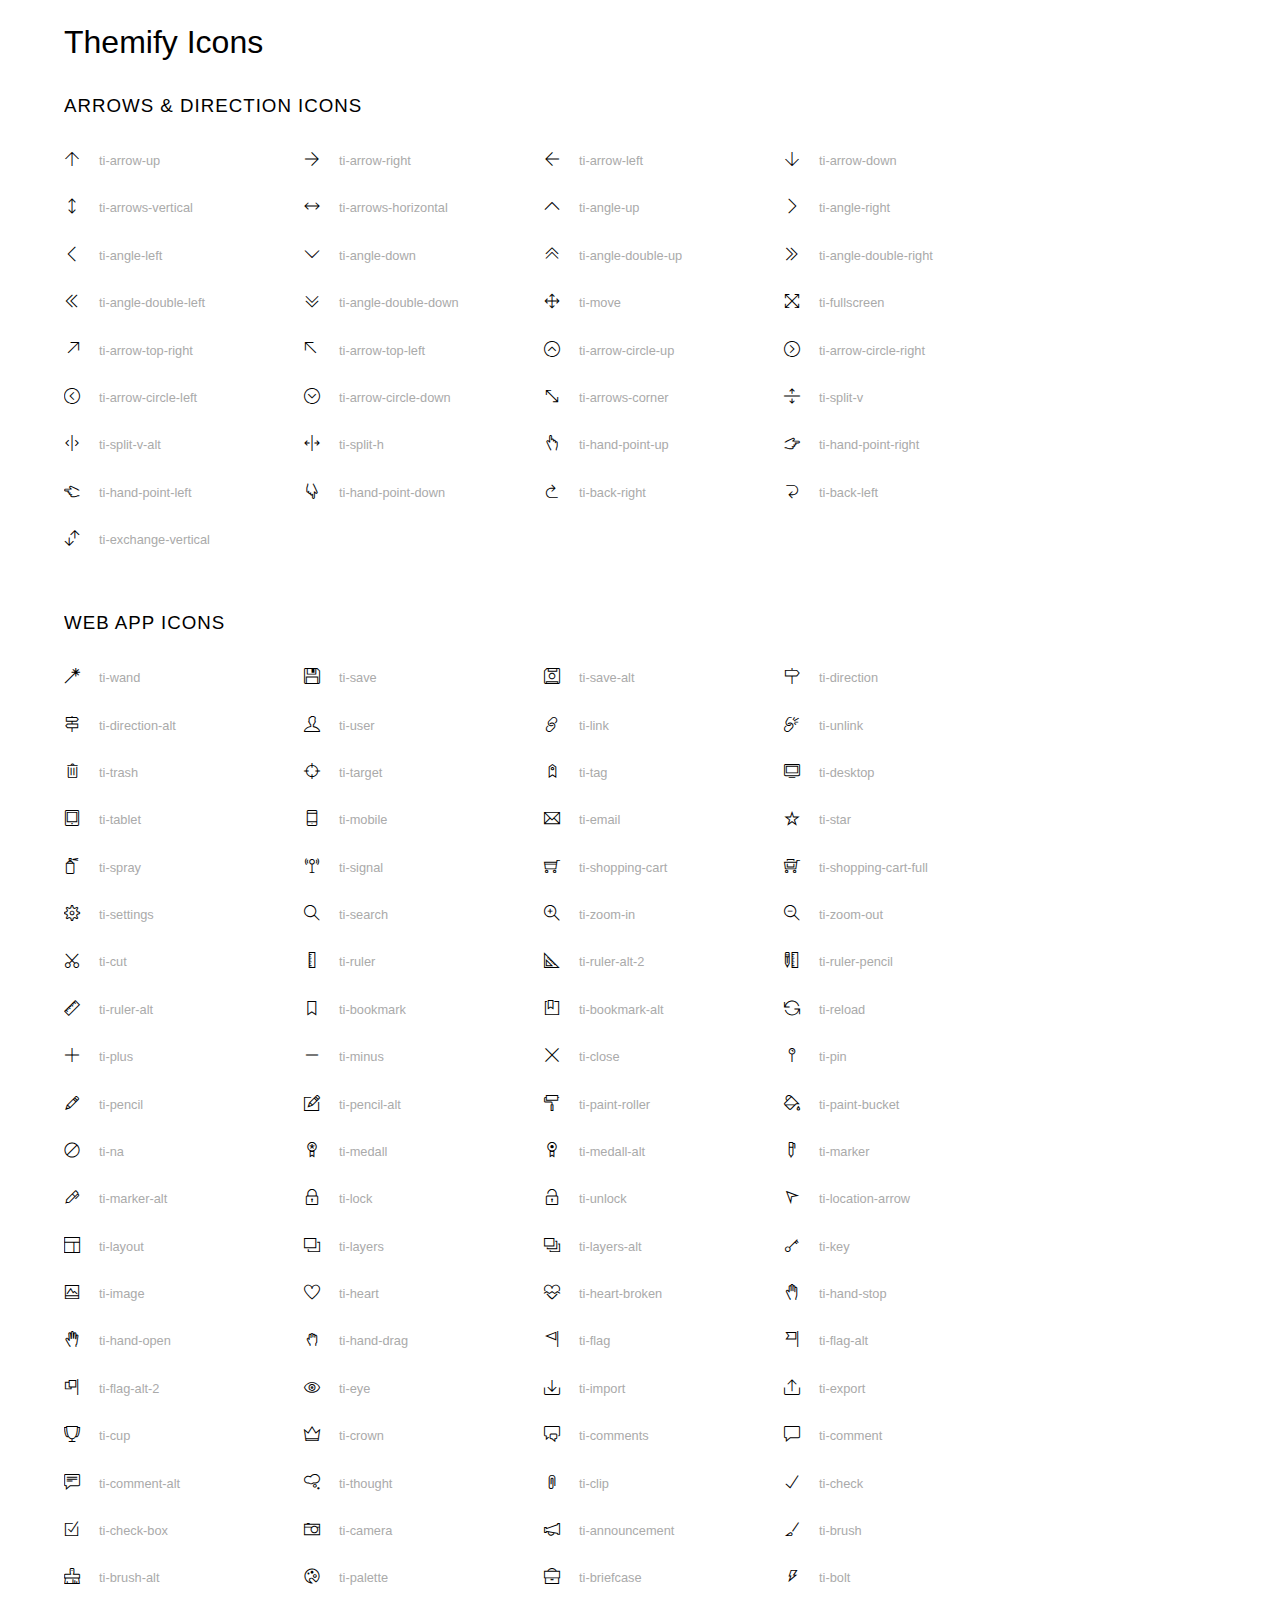
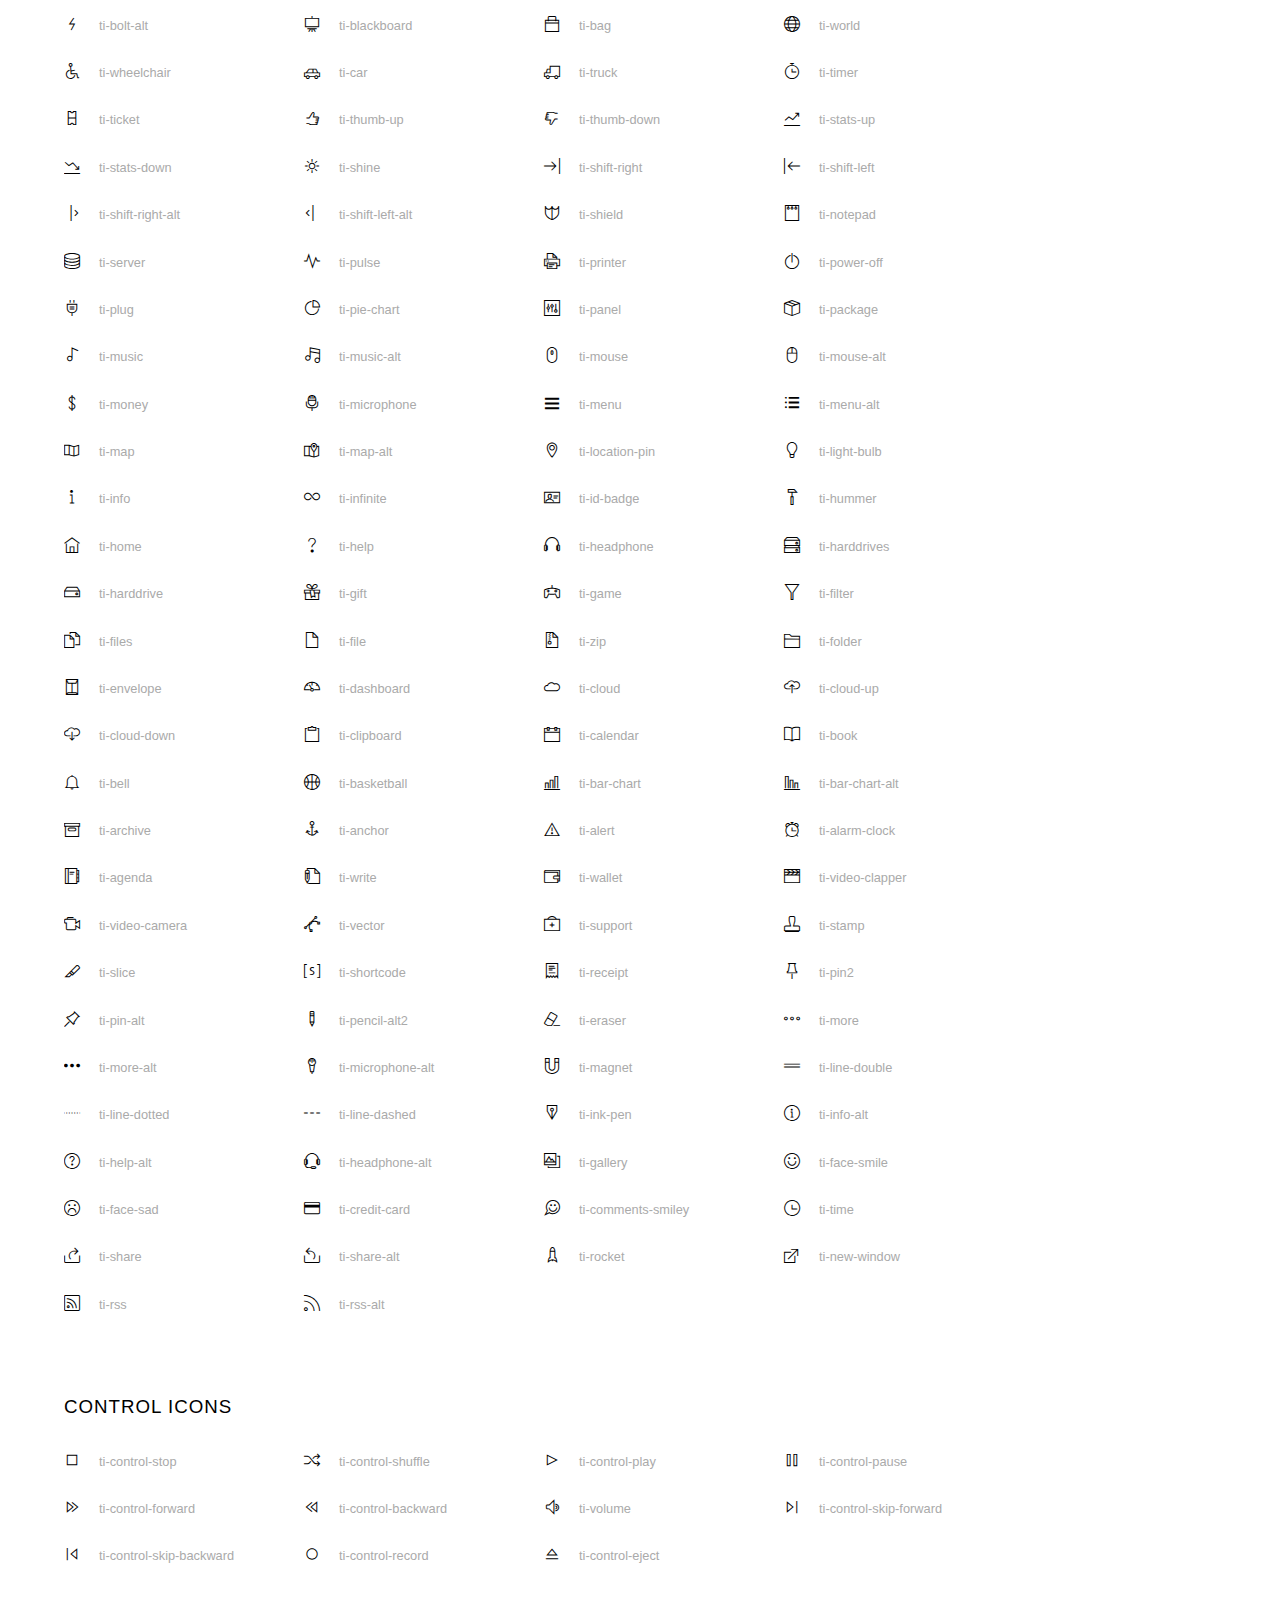
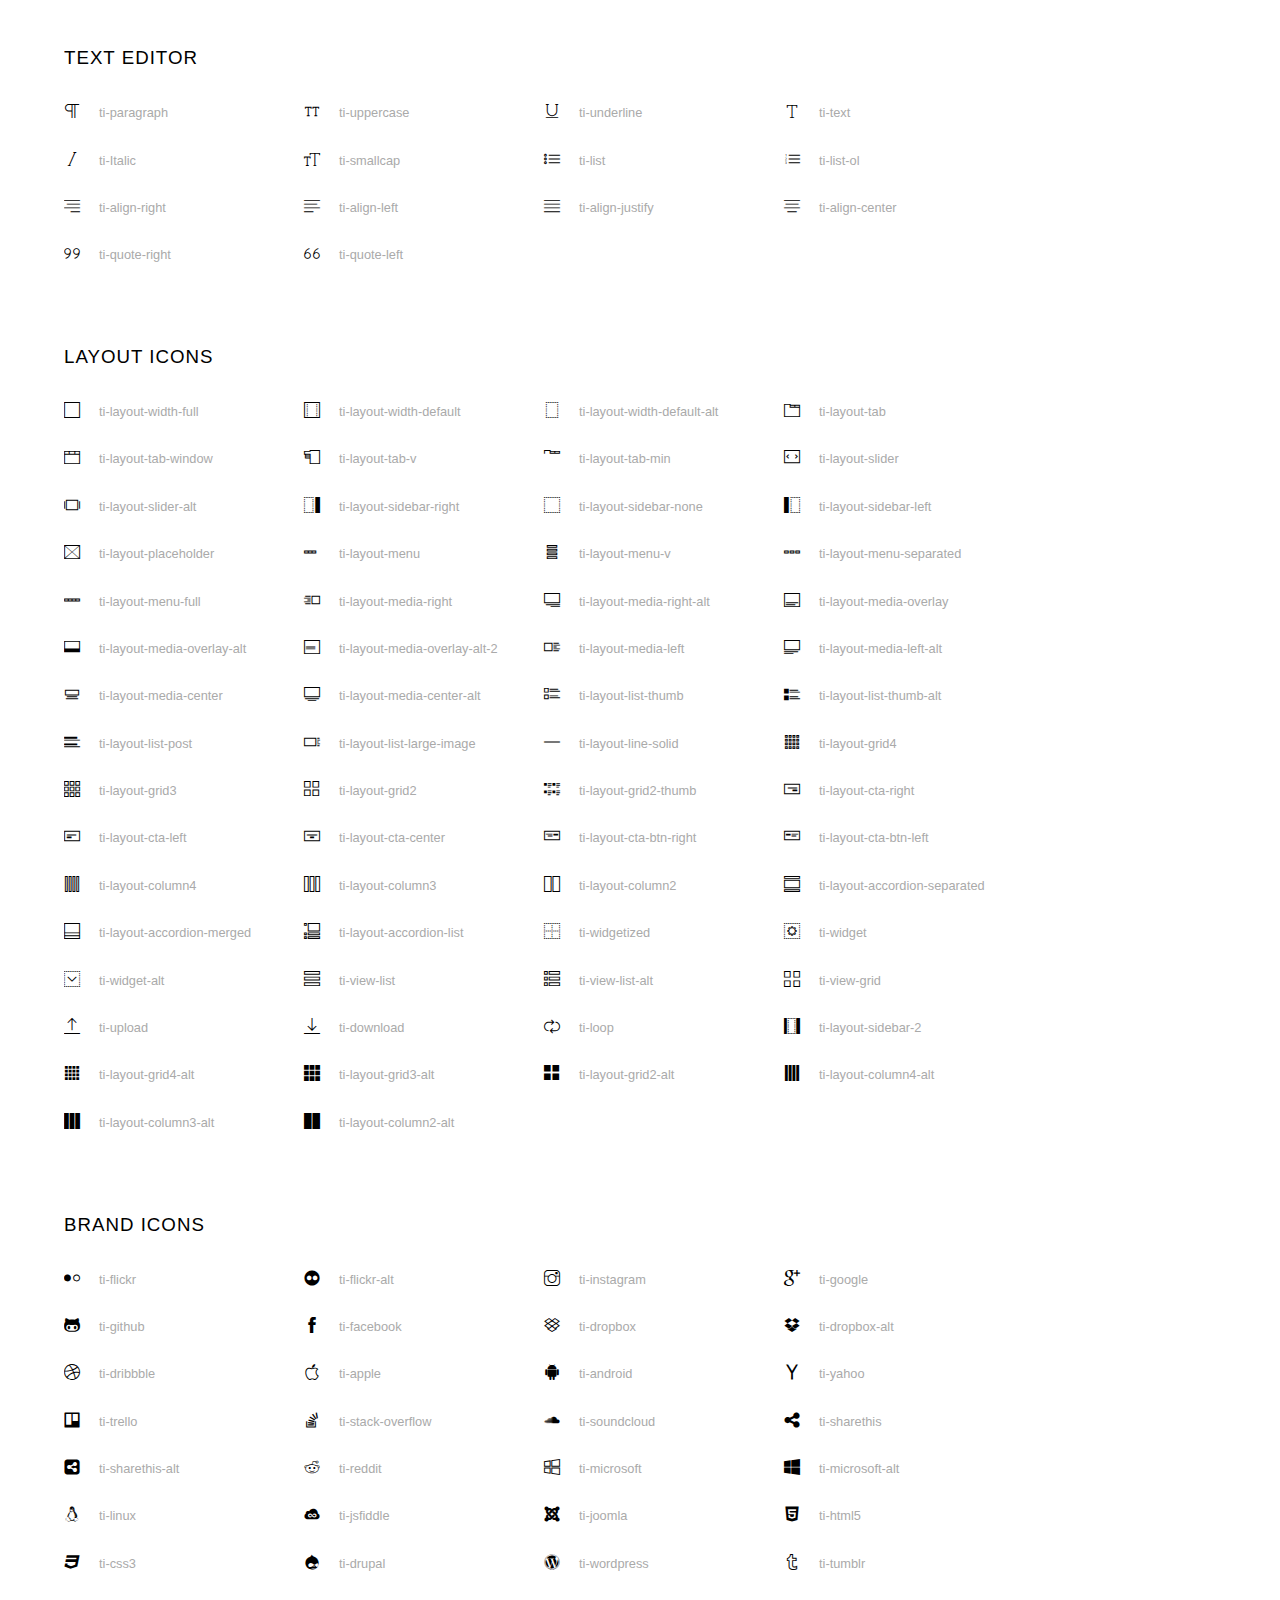
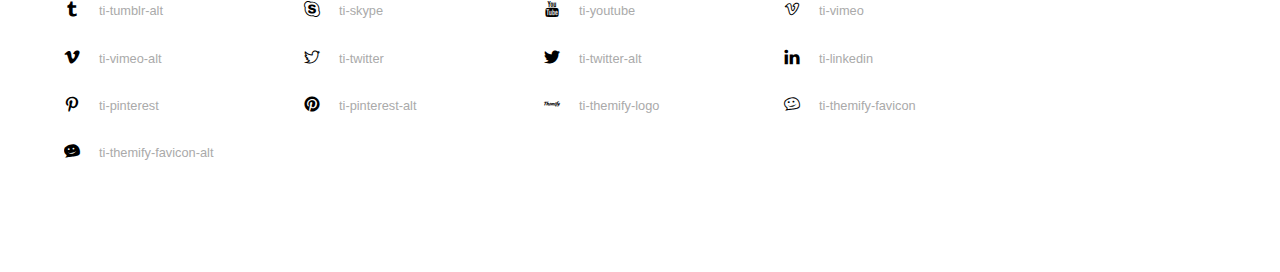
<file: static/demo_icon_set_4.html>
<!doctype html>
<html>
<head>
	<meta charset="utf-8">
	<title>Themify Icon Font</title>
	<meta name="viewport" content="width=device-width">
	<link rel="stylesheet" href="css/icon_set_4.css">
	<style>
	body {
	font: normal 1em/1.5em Arial, Helvetica, sans-serif;
	max-width: 90%;
	margin: 30px auto 0;
	}
	h1, h3 {
		font-weight: normal;
	}
	h3 {
		font-size: 1.4;
		text-transform: uppercase;
		letter-spacing: 1px;
	}

	.icon-section {
		margin: 0 0 3em;
		clear: both;
		overflow: hidden;
	}
	.icon-container {
		width: 240px; 
		padding: .7em 0;
		float: left; 
		position: relative;
		text-align: left;
	}
	.icon-container [class^="ti-"], 
	.icon-container [class*=" ti-"] {
		color: #000;
		position: absolute;
		margin-top: 3px;
		transition: .3s;
	}
	.icon-container:hover [class^="ti-"],
	.icon-container:hover [class*=" ti-"] {
		font-size: 2.2em;
		margin-top: -5px;
	}
	.icon-container:hover .icon-name {
		color: #000;
	}
	.icon-name {
		color: #aaa;
		margin-left: 35px;
		font-size: .8em;
		transition: .3s;
	}
	.icon-container:hover .icon-name {
		margin-left: 45px;
	}
	</style>

	<!--<![endif]-->
</head>
<body>
	<h1>Themify Icons</h1>

	<div class="icon-section">

		<div class="icon-section">
			<h3>Arrows &amp; Direction Icons </h3>

			<div class="icon-container">
				<span class="ti-arrow-up"></span><span class="icon-name"> ti-arrow-up</span>
			</div>
			<div class="icon-container">
				<span class="ti-arrow-right"></span><span class="icon-name"> ti-arrow-right</span>
			</div>
			<div class="icon-container">
				<span class="ti-arrow-left"></span><span class="icon-name"> ti-arrow-left</span>
			</div>
			<div class="icon-container">
				<span class="ti-arrow-down"></span><span class="icon-name"> ti-arrow-down</span>
			</div>
			<div class="icon-container">
				<span class="ti-arrows-vertical"></span><span class="icon-name"> ti-arrows-vertical</span>
			</div>
			<div class="icon-container">
				<span class="ti-arrows-horizontal"></span><span class="icon-name"> ti-arrows-horizontal</span>
			</div>
			<div class="icon-container">
				<span class="ti-angle-up"></span><span class="icon-name"> ti-angle-up</span>
			</div>
			<div class="icon-container">
				<span class="ti-angle-right"></span><span class="icon-name"> ti-angle-right</span>
			</div>
			<div class="icon-container">
				<span class="ti-angle-left"></span><span class="icon-name"> ti-angle-left</span>
			</div>
			<div class="icon-container">
				<span class="ti-angle-down"></span><span class="icon-name"> ti-angle-down</span>
			</div>	
			<div class="icon-container">
				<span class="ti-angle-double-up"></span><span class="icon-name"> ti-angle-double-up</span>
			</div>
			<div class="icon-container">
				<span class="ti-angle-double-right"></span><span class="icon-name"> ti-angle-double-right</span>
			</div>
			<div class="icon-container">
				<span class="ti-angle-double-left"></span><span class="icon-name"> ti-angle-double-left</span>
			</div>
			<div class="icon-container">
				<span class="ti-angle-double-down"></span><span class="icon-name"> ti-angle-double-down</span>
			</div>					
			<div class="icon-container">
				<span class="ti-move"></span><span class="icon-name"> ti-move</span>
			</div>
			<div class="icon-container">
				<span class="ti-fullscreen"></span><span class="icon-name"> ti-fullscreen</span>
			</div>
			<div class="icon-container">
				<span class="ti-arrow-top-right"></span><span class="icon-name"> ti-arrow-top-right</span>
			</div>
			<div class="icon-container">
				<span class="ti-arrow-top-left"></span><span class="icon-name"> ti-arrow-top-left</span>
			</div>
			<div class="icon-container">
				<span class="ti-arrow-circle-up"></span><span class="icon-name"> ti-arrow-circle-up</span>
			</div>
			<div class="icon-container">
				<span class="ti-arrow-circle-right"></span><span class="icon-name"> ti-arrow-circle-right</span>
			</div>
			<div class="icon-container">
				<span class="ti-arrow-circle-left"></span><span class="icon-name"> ti-arrow-circle-left</span>
			</div>
			<div class="icon-container">
				<span class="ti-arrow-circle-down"></span><span class="icon-name"> ti-arrow-circle-down</span>
			</div>
			<div class="icon-container">
				<span class="ti-arrows-corner"></span><span class="icon-name"> ti-arrows-corner</span>
			</div>
			<div class="icon-container">
				<span class="ti-split-v"></span><span class="icon-name"> ti-split-v</span>
			</div>

			<div class="icon-container">
				<span class="ti-split-v-alt"></span><span class="icon-name"> ti-split-v-alt</span>
			</div>
			<div class="icon-container">
				<span class="ti-split-h"></span><span class="icon-name"> ti-split-h</span>
			</div>
			<div class="icon-container">
				<span class="ti-hand-point-up"></span><span class="icon-name"> ti-hand-point-up</span>
			</div>
			<div class="icon-container">
				<span class="ti-hand-point-right"></span><span class="icon-name"> ti-hand-point-right</span>
			</div>
			<div class="icon-container">
				<span class="ti-hand-point-left"></span><span class="icon-name"> ti-hand-point-left</span>
			</div>
			<div class="icon-container">
				<span class="ti-hand-point-down"></span><span class="icon-name"> ti-hand-point-down</span>
			</div>
			<div class="icon-container">
				<span class="ti-back-right"></span><span class="icon-name"> ti-back-right</span>
			</div>
			<div class="icon-container">
				<span class="ti-back-left"></span><span class="icon-name"> ti-back-left</span>
			</div>
			<div class="icon-container">
				<span class="ti-exchange-vertical"></span><span class="icon-name"> ti-exchange-vertical</span>
			</div>

		</div> <!-- Arrows Icons -->



		<h3>Web App Icons</h3>
		
		<div class="icon-section">

			<div class="icon-container">
				<span class="ti-wand"></span><span class="icon-name"> ti-wand</span>
			</div>
			<div class="icon-container">
				<span class="ti-save"></span><span class="icon-name"> ti-save</span>
			</div>
			<div class="icon-container">
				<span class="ti-save-alt"></span><span class="icon-name"> ti-save-alt</span>
			</div>

			<div class="icon-container">
				<span class="ti-direction"></span><span class="icon-name"> ti-direction</span>
			</div>
			<div class="icon-container">
				<span class="ti-direction-alt"></span><span class="icon-name"> ti-direction-alt</span>
			</div>
			<div class="icon-container">
				<span class="ti-user"></span><span class="icon-name"> ti-user</span>
			</div>
			<div class="icon-container">
				<span class="ti-link"></span><span class="icon-name"> ti-link</span>
			</div>
			<div class="icon-container">
				<span class="ti-unlink"></span><span class="icon-name"> ti-unlink</span>
			</div>
			<div class="icon-container">
				<span class="ti-trash"></span><span class="icon-name"> ti-trash</span>
			</div>
			<div class="icon-container">
				<span class="ti-target"></span><span class="icon-name"> ti-target</span>
			</div>
			<div class="icon-container">
				<span class="ti-tag"></span><span class="icon-name"> ti-tag</span>
			</div>
			<div class="icon-container">
				<span class="ti-desktop"></span><span class="icon-name"> ti-desktop</span>
			</div>
			<div class="icon-container">
				<span class="ti-tablet"></span><span class="icon-name"> ti-tablet</span>
			</div>
			<div class="icon-container">
				<span class="ti-mobile"></span><span class="icon-name"> ti-mobile</span>
			</div>
			<div class="icon-container">
				<span class="ti-email"></span><span class="icon-name"> ti-email</span>
			</div>	
			<div class="icon-container">
				<span class="ti-star"></span><span class="icon-name"> ti-star</span>
			</div>
			<div class="icon-container">
				<span class="ti-spray"></span><span class="icon-name"> ti-spray</span>
			</div>
			<div class="icon-container">
				<span class="ti-signal"></span><span class="icon-name"> ti-signal</span>
			</div>
			<div class="icon-container">
				<span class="ti-shopping-cart"></span><span class="icon-name"> ti-shopping-cart</span>
			</div>
			<div class="icon-container">
				<span class="ti-shopping-cart-full"></span><span class="icon-name"> ti-shopping-cart-full</span>
			</div>
			<div class="icon-container">
				<span class="ti-settings"></span><span class="icon-name"> ti-settings</span>
			</div>
			<div class="icon-container">
				<span class="ti-search"></span><span class="icon-name"> ti-search</span>
			</div>
			<div class="icon-container">
				<span class="ti-zoom-in"></span><span class="icon-name"> ti-zoom-in</span>
			</div>
			<div class="icon-container">
				<span class="ti-zoom-out"></span><span class="icon-name"> ti-zoom-out</span>
			</div>
			<div class="icon-container">
				<span class="ti-cut"></span><span class="icon-name"> ti-cut</span>
			</div>
			<div class="icon-container">
				<span class="ti-ruler"></span><span class="icon-name"> ti-ruler</span>
			</div>
			<div class="icon-container">
				<span class="ti-ruler-alt-2"></span><span class="icon-name"> ti-ruler-alt-2</span>
			</div>			
			<div class="icon-container">
				<span class="ti-ruler-pencil"></span><span class="icon-name"> ti-ruler-pencil</span>
			</div>
			<div class="icon-container">
				<span class="ti-ruler-alt"></span><span class="icon-name"> ti-ruler-alt</span>
			</div>
			<div class="icon-container">
				<span class="ti-bookmark"></span><span class="icon-name"> ti-bookmark</span>
			</div>
			<div class="icon-container">
				<span class="ti-bookmark-alt"></span><span class="icon-name"> ti-bookmark-alt</span>
			</div>
			<div class="icon-container">
				<span class="ti-reload"></span><span class="icon-name"> ti-reload</span>
			</div>
			<div class="icon-container">
				<span class="ti-plus"></span><span class="icon-name"> ti-plus</span>
			</div>
			<div class="icon-container">
				<span class="ti-minus"></span><span class="icon-name"> ti-minus</span>
			</div>
			<div class="icon-container">
				<span class="ti-close"></span><span class="icon-name"> ti-close</span>
			</div>			
			<div class="icon-container">
				<span class="ti-pin"></span><span class="icon-name"> ti-pin</span>
			</div>
			<div class="icon-container">
				<span class="ti-pencil"></span><span class="icon-name"> ti-pencil</span>
			</div>
					
		  	<div class="icon-container">
				<span class="ti-pencil-alt"></span><span class="icon-name"> ti-pencil-alt</span>
			</div>
			<div class="icon-container">
				<span class="ti-paint-roller"></span><span class="icon-name"> ti-paint-roller</span>
			</div>
			<div class="icon-container">
				<span class="ti-paint-bucket"></span><span class="icon-name"> ti-paint-bucket</span>
			</div>
			<div class="icon-container">
				<span class="ti-na"></span><span class="icon-name"> ti-na</span>
			</div>
			<div class="icon-container">
				<span class="ti-medall"></span><span class="icon-name"> ti-medall</span>
			</div>
			<div class="icon-container">
				<span class="ti-medall-alt"></span><span class="icon-name"> ti-medall-alt</span>
			</div>
			<div class="icon-container">
				<span class="ti-marker"></span><span class="icon-name"> ti-marker</span>
			</div>
			<div class="icon-container">
				<span class="ti-marker-alt"></span><span class="icon-name"> ti-marker-alt</span>
			</div>

			<div class="icon-container">
				<span class="ti-lock"></span><span class="icon-name"> ti-lock</span>
			</div>
			<div class="icon-container">
				<span class="ti-unlock"></span><span class="icon-name"> ti-unlock</span>
			</div>
			<div class="icon-container">
				<span class="ti-location-arrow"></span><span class="icon-name"> ti-location-arrow</span>
			</div>
			<div class="icon-container">
				<span class="ti-layout"></span><span class="icon-name"> ti-layout</span>
			</div>
			<div class="icon-container">
				<span class="ti-layers"></span><span class="icon-name"> ti-layers</span>
			</div>
			<div class="icon-container">
				<span class="ti-layers-alt"></span><span class="icon-name"> ti-layers-alt</span>
			</div>
			<div class="icon-container">
				<span class="ti-key"></span><span class="icon-name"> ti-key</span>
			</div>
			<div class="icon-container">
				<span class="ti-image"></span><span class="icon-name"> ti-image</span>
			</div>
			<div class="icon-container">
				<span class="ti-heart"></span><span class="icon-name"> ti-heart</span>
			</div>
			<div class="icon-container">
				<span class="ti-heart-broken"></span><span class="icon-name"> ti-heart-broken</span>
			</div>
			<div class="icon-container">
				<span class="ti-hand-stop"></span><span class="icon-name"> ti-hand-stop</span>
			</div>
			<div class="icon-container">
				<span class="ti-hand-open"></span><span class="icon-name"> ti-hand-open</span>
			</div>
			<div class="icon-container">
				<span class="ti-hand-drag"></span><span class="icon-name"> ti-hand-drag</span>
			</div>
			<div class="icon-container">
				<span class="ti-flag"></span><span class="icon-name"> ti-flag</span>
			</div>
			<div class="icon-container">
				<span class="ti-flag-alt"></span><span class="icon-name"> ti-flag-alt</span>
			</div>
			<div class="icon-container">
				<span class="ti-flag-alt-2"></span><span class="icon-name"> ti-flag-alt-2</span>
			</div>
			<div class="icon-container">
				<span class="ti-eye"></span><span class="icon-name"> ti-eye</span>
			</div>
			<div class="icon-container">
				<span class="ti-import"></span><span class="icon-name"> ti-import</span>
			</div>			
			<div class="icon-container">
				<span class="ti-export"></span><span class="icon-name"> ti-export</span>
			</div>
			<div class="icon-container">
				<span class="ti-cup"></span><span class="icon-name"> ti-cup</span>
			</div>
			<div class="icon-container">
				<span class="ti-crown"></span><span class="icon-name"> ti-crown</span>
			</div>
			<div class="icon-container">
				<span class="ti-comments"></span><span class="icon-name"> ti-comments</span>
			</div>
			<div class="icon-container">
				<span class="ti-comment"></span><span class="icon-name"> ti-comment</span>
			</div>
			<div class="icon-container">
				<span class="ti-comment-alt"></span><span class="icon-name"> ti-comment-alt</span>
			</div>
			<div class="icon-container">
				<span class="ti-thought"></span><span class="icon-name"> ti-thought</span>
			</div>			
			<div class="icon-container">
				<span class="ti-clip"></span><span class="icon-name"> ti-clip</span>
			</div>

			<div class="icon-container">
				<span class="ti-check"></span><span class="icon-name"> ti-check</span>
			</div>
			<div class="icon-container">
				<span class="ti-check-box"></span><span class="icon-name"> ti-check-box</span>
			</div>
			<div class="icon-container">
				<span class="ti-camera"></span><span class="icon-name"> ti-camera</span>
			</div>
			<div class="icon-container">
				<span class="ti-announcement"></span><span class="icon-name"> ti-announcement</span>
			</div>
			<div class="icon-container">
				<span class="ti-brush"></span><span class="icon-name"> ti-brush</span>
			</div>
			<div class="icon-container">
				<span class="ti-brush-alt"></span><span class="icon-name"> ti-brush-alt</span>
			</div>
			<div class="icon-container">
				<span class="ti-palette"></span><span class="icon-name"> ti-palette</span>
			</div>			
			<div class="icon-container">
				<span class="ti-briefcase"></span><span class="icon-name"> ti-briefcase</span>
			</div>
			<div class="icon-container">
				<span class="ti-bolt"></span><span class="icon-name"> ti-bolt</span>
			</div>
			<div class="icon-container">
				<span class="ti-bolt-alt"></span><span class="icon-name"> ti-bolt-alt</span>
			</div>
			<div class="icon-container">
				<span class="ti-blackboard"></span><span class="icon-name"> ti-blackboard</span>
			</div>
			<div class="icon-container">
				<span class="ti-bag"></span><span class="icon-name"> ti-bag</span>
			</div>
			<div class="icon-container">
				<span class="ti-world"></span><span class="icon-name"> ti-world</span>
			</div>
			<div class="icon-container">
				<span class="ti-wheelchair"></span><span class="icon-name"> ti-wheelchair</span>
			</div>
			<div class="icon-container">
				<span class="ti-car"></span><span class="icon-name"> ti-car</span>
			</div>
			<div class="icon-container">
				<span class="ti-truck"></span><span class="icon-name"> ti-truck</span>
			</div>
			<div class="icon-container">
				<span class="ti-timer"></span><span class="icon-name"> ti-timer</span>
			</div>
			<div class="icon-container">
				<span class="ti-ticket"></span><span class="icon-name"> ti-ticket</span>
			</div>
			<div class="icon-container">
				<span class="ti-thumb-up"></span><span class="icon-name"> ti-thumb-up</span>
			</div>
			<div class="icon-container">
				<span class="ti-thumb-down"></span><span class="icon-name"> ti-thumb-down</span>
			</div>

			<div class="icon-container">
				<span class="ti-stats-up"></span><span class="icon-name"> ti-stats-up</span>
			</div>
			<div class="icon-container">
				<span class="ti-stats-down"></span><span class="icon-name"> ti-stats-down</span>
			</div>
			<div class="icon-container">
				<span class="ti-shine"></span><span class="icon-name"> ti-shine</span>
			</div>
			<div class="icon-container">
				<span class="ti-shift-right"></span><span class="icon-name"> ti-shift-right</span>
			</div>
			<div class="icon-container">
				<span class="ti-shift-left"></span><span class="icon-name"> ti-shift-left</span>
			</div>

			<div class="icon-container">
				<span class="ti-shift-right-alt"></span><span class="icon-name"> ti-shift-right-alt</span>
			</div>
			<div class="icon-container">
				<span class="ti-shift-left-alt"></span><span class="icon-name"> ti-shift-left-alt</span>
			</div>
			<div class="icon-container">
				<span class="ti-shield"></span><span class="icon-name"> ti-shield</span>
			</div>
			<div class="icon-container">
				<span class="ti-notepad"></span><span class="icon-name"> ti-notepad</span>
			</div>
			<div class="icon-container">
				<span class="ti-server"></span><span class="icon-name"> ti-server</span>
			</div>

			<div class="icon-container">
				<span class="ti-pulse"></span><span class="icon-name"> ti-pulse</span>
			</div>
			<div class="icon-container">
				<span class="ti-printer"></span><span class="icon-name"> ti-printer</span>
			</div>
			<div class="icon-container">
				<span class="ti-power-off"></span><span class="icon-name"> ti-power-off</span>
			</div>
			<div class="icon-container">
				<span class="ti-plug"></span><span class="icon-name"> ti-plug</span>
			</div>
			<div class="icon-container">
				<span class="ti-pie-chart"></span><span class="icon-name"> ti-pie-chart</span>
			</div>

			<div class="icon-container">
				<span class="ti-panel"></span><span class="icon-name"> ti-panel</span>
			</div>
			<div class="icon-container">
				<span class="ti-package"></span><span class="icon-name"> ti-package</span>
			</div>
			<div class="icon-container">
				<span class="ti-music"></span><span class="icon-name"> ti-music</span>
			</div>
			<div class="icon-container">
				<span class="ti-music-alt"></span><span class="icon-name"> ti-music-alt</span>
			</div>
			<div class="icon-container">
				<span class="ti-mouse"></span><span class="icon-name"> ti-mouse</span>
			</div>
			<div class="icon-container">
				<span class="ti-mouse-alt"></span><span class="icon-name"> ti-mouse-alt</span>
			</div>
			<div class="icon-container">
				<span class="ti-money"></span><span class="icon-name"> ti-money</span>
			</div>
			<div class="icon-container">
				<span class="ti-microphone"></span><span class="icon-name"> ti-microphone</span>
			</div>
			<div class="icon-container">
				<span class="ti-menu"></span><span class="icon-name"> ti-menu</span>
			</div>
			<div class="icon-container">
				<span class="ti-menu-alt"></span><span class="icon-name"> ti-menu-alt</span>
			</div>
			<div class="icon-container">
				<span class="ti-map"></span><span class="icon-name"> ti-map</span>
			</div>
			<div class="icon-container">
				<span class="ti-map-alt"></span><span class="icon-name"> ti-map-alt</span>
			</div>

			<div class="icon-container">
				<span class="ti-location-pin"></span><span class="icon-name"> ti-location-pin</span>
			</div>

			<div class="icon-container">
				<span class="ti-light-bulb"></span><span class="icon-name"> ti-light-bulb</span>
			</div>
			<div class="icon-container">
				<span class="ti-info"></span><span class="icon-name"> ti-info</span>
			</div>
			<div class="icon-container">
				<span class="ti-infinite"></span><span class="icon-name"> ti-infinite</span>
			</div>
			<div class="icon-container">
				<span class="ti-id-badge"></span><span class="icon-name"> ti-id-badge</span>
			</div>
			<div class="icon-container">
				<span class="ti-hummer"></span><span class="icon-name"> ti-hummer</span>
			</div>
			<div class="icon-container">
				<span class="ti-home"></span><span class="icon-name"> ti-home</span>
			</div>
			<div class="icon-container">
				<span class="ti-help"></span><span class="icon-name"> ti-help</span>
			</div>
			<div class="icon-container">
				<span class="ti-headphone"></span><span class="icon-name"> ti-headphone</span>
			</div>
			<div class="icon-container">
				<span class="ti-harddrives"></span><span class="icon-name"> ti-harddrives</span>
			</div>
			<div class="icon-container">
				<span class="ti-harddrive"></span><span class="icon-name"> ti-harddrive</span>
			</div>
			<div class="icon-container">
				<span class="ti-gift"></span><span class="icon-name"> ti-gift</span>
			</div>
			<div class="icon-container">
				<span class="ti-game"></span><span class="icon-name"> ti-game</span>
			</div>
			<div class="icon-container">
				<span class="ti-filter"></span><span class="icon-name"> ti-filter</span>
			</div>
			<div class="icon-container">
				<span class="ti-files"></span><span class="icon-name"> ti-files</span>
			</div>
			<div class="icon-container">
				<span class="ti-file"></span><span class="icon-name"> ti-file</span>
			</div>
			<div class="icon-container">
				<span class="ti-zip"></span><span class="icon-name"> ti-zip</span>
			</div>
			<div class="icon-container">
				<span class="ti-folder"></span><span class="icon-name"> ti-folder</span>
			</div>			
			<div class="icon-container">
				<span class="ti-envelope"></span><span class="icon-name"> ti-envelope</span>
			</div>


			<div class="icon-container">
				<span class="ti-dashboard"></span><span class="icon-name"> ti-dashboard</span>
			</div>
			<div class="icon-container">
				<span class="ti-cloud"></span><span class="icon-name"> ti-cloud</span>
			</div>
			<div class="icon-container">
				<span class="ti-cloud-up"></span><span class="icon-name"> ti-cloud-up</span>
			</div>
			<div class="icon-container">
				<span class="ti-cloud-down"></span><span class="icon-name"> ti-cloud-down</span>
			</div>
			<div class="icon-container">
				<span class="ti-clipboard"></span><span class="icon-name"> ti-clipboard</span>
			</div>
			<div class="icon-container">
				<span class="ti-calendar"></span><span class="icon-name"> ti-calendar</span>
			</div>
			<div class="icon-container">
				<span class="ti-book"></span><span class="icon-name"> ti-book</span>
			</div>
			<div class="icon-container">
				<span class="ti-bell"></span><span class="icon-name"> ti-bell</span>
			</div>
			<div class="icon-container">
				<span class="ti-basketball"></span><span class="icon-name"> ti-basketball</span>
			</div>
			<div class="icon-container">
				<span class="ti-bar-chart"></span><span class="icon-name"> ti-bar-chart</span>
			</div>
			<div class="icon-container">
				<span class="ti-bar-chart-alt"></span><span class="icon-name"> ti-bar-chart-alt</span>
			</div>


			<div class="icon-container">
				<span class="ti-archive"></span><span class="icon-name"> ti-archive</span>
			</div>
			<div class="icon-container">
				<span class="ti-anchor"></span><span class="icon-name"> ti-anchor</span>
			</div>

			<div class="icon-container">
				<span class="ti-alert"></span><span class="icon-name"> ti-alert</span>
			</div>
			<div class="icon-container">
				<span class="ti-alarm-clock"></span><span class="icon-name"> ti-alarm-clock</span>
			</div>
			<div class="icon-container">
				<span class="ti-agenda"></span><span class="icon-name"> ti-agenda</span>
			</div>
			<div class="icon-container">
				<span class="ti-write"></span><span class="icon-name"> ti-write</span>
			</div>

			<div class="icon-container">
				<span class="ti-wallet"></span><span class="icon-name"> ti-wallet</span>
			</div>
			<div class="icon-container">
				<span class="ti-video-clapper"></span><span class="icon-name"> ti-video-clapper</span>
			</div>
			<div class="icon-container">
				<span class="ti-video-camera"></span><span class="icon-name"> ti-video-camera</span>
			</div>
			<div class="icon-container">
				<span class="ti-vector"></span><span class="icon-name"> ti-vector</span>
			</div>

			<div class="icon-container">
				<span class="ti-support"></span><span class="icon-name"> ti-support</span>
			</div>
			<div class="icon-container">
				<span class="ti-stamp"></span><span class="icon-name"> ti-stamp</span>
			</div>
			<div class="icon-container">
				<span class="ti-slice"></span><span class="icon-name"> ti-slice</span>
			</div>
			<div class="icon-container">
				<span class="ti-shortcode"></span><span class="icon-name"> ti-shortcode</span>
			</div>
			<div class="icon-container">
				<span class="ti-receipt"></span><span class="icon-name"> ti-receipt</span>
			</div>
			<div class="icon-container">
				<span class="ti-pin2"></span><span class="icon-name"> ti-pin2</span>
			</div>
			<div class="icon-container">
				<span class="ti-pin-alt"></span><span class="icon-name"> ti-pin-alt</span>
			</div>
			<div class="icon-container">
				<span class="ti-pencil-alt2"></span><span class="icon-name"> ti-pencil-alt2</span>
			</div>
			<div class="icon-container">
				<span class="ti-eraser"></span><span class="icon-name"> ti-eraser</span>
			</div>			
			<div class="icon-container">
				<span class="ti-more"></span><span class="icon-name"> ti-more</span>
			</div>
			<div class="icon-container">
				<span class="ti-more-alt"></span><span class="icon-name"> ti-more-alt</span>
			</div>
			<div class="icon-container">
				<span class="ti-microphone-alt"></span><span class="icon-name"> ti-microphone-alt</span>
			</div>
			<div class="icon-container">
				<span class="ti-magnet"></span><span class="icon-name"> ti-magnet</span>
			</div>
			<div class="icon-container">
				<span class="ti-line-double"></span><span class="icon-name"> ti-line-double</span>
			</div>
			<div class="icon-container">
				<span class="ti-line-dotted"></span><span class="icon-name"> ti-line-dotted</span>
			</div>
			<div class="icon-container">
				<span class="ti-line-dashed"></span><span class="icon-name"> ti-line-dashed</span>
			</div>

			<div class="icon-container">
				<span class="ti-ink-pen"></span><span class="icon-name"> ti-ink-pen</span>
			</div>
			<div class="icon-container">
				<span class="ti-info-alt"></span><span class="icon-name"> ti-info-alt</span>
			</div>
			<div class="icon-container">
				<span class="ti-help-alt"></span><span class="icon-name"> ti-help-alt</span>
			</div>
			<div class="icon-container">
				<span class="ti-headphone-alt"></span><span class="icon-name"> ti-headphone-alt</span>
			</div>

			<div class="icon-container">
				<span class="ti-gallery"></span><span class="icon-name"> ti-gallery</span>
			</div>
			<div class="icon-container">
				<span class="ti-face-smile"></span><span class="icon-name"> ti-face-smile</span>
			</div>
			<div class="icon-container">
				<span class="ti-face-sad"></span><span class="icon-name"> ti-face-sad</span>
			</div>
			<div class="icon-container">
				<span class="ti-credit-card"></span><span class="icon-name"> ti-credit-card</span>
			</div>
			<div class="icon-container">
				<span class="ti-comments-smiley"></span><span class="icon-name"> ti-comments-smiley</span>
			</div>
			<div class="icon-container">
				<span class="ti-time"></span><span class="icon-name"> ti-time</span>
			</div>
			<div class="icon-container">
				<span class="ti-share"></span><span class="icon-name"> ti-share</span>
			</div>
			<div class="icon-container">
				<span class="ti-share-alt"></span><span class="icon-name"> ti-share-alt</span>
			</div>
			<div class="icon-container">
				<span class="ti-rocket"></span><span class="icon-name"> ti-rocket</span>
			</div>

			<div class="icon-container">
				<span class="ti-new-window"></span><span class="icon-name"> ti-new-window</span>
			</div>

			<div class="icon-container">
				<span class="ti-rss"></span><span class="icon-name"> ti-rss</span>
			</div>

			<div class="icon-container">
				<span class="ti-rss-alt"></span><span class="icon-name"> ti-rss-alt</span>
			</div>
			
		</div><!-- Web App Icons -->


		<div class="icon-section">
			<h3>Control Icons</h3>
			<div class="icon-container">
				<span class="ti-control-stop"></span><span class="icon-name"> ti-control-stop</span>
			</div>
			<div class="icon-container">
				<span class="ti-control-shuffle"></span><span class="icon-name"> ti-control-shuffle</span>
			</div>
			<div class="icon-container">
				<span class="ti-control-play"></span><span class="icon-name"> ti-control-play</span>
			</div>
			<div class="icon-container">
				<span class="ti-control-pause"></span><span class="icon-name"> ti-control-pause</span>
			</div>
			<div class="icon-container">
				<span class="ti-control-forward"></span><span class="icon-name"> ti-control-forward</span>
			</div>
			<div class="icon-container">
				<span class="ti-control-backward"></span><span class="icon-name"> ti-control-backward</span>
			</div>	
			<div class="icon-container">
				<span class="ti-volume"></span><span class="icon-name"> ti-volume</span>
			</div>
			<div class="icon-container">
				<span class="ti-control-skip-forward"></span><span class="icon-name"> ti-control-skip-forward</span>
			</div>
			<div class="icon-container">
				<span class="ti-control-skip-backward"></span><span class="icon-name"> ti-control-skip-backward</span>
			</div>
			<div class="icon-container">
				<span class="ti-control-record"></span><span class="icon-name"> ti-control-record</span>
			</div>
			<div class="icon-container">
				<span class="ti-control-eject"></span><span class="icon-name"> ti-control-eject</span>
			</div>			
		</div> <!-- Control Icons -->


		<div class="icon-section">
			<h3>Text Editor</h3>

			<div class="icon-container">
				<span class="ti-paragraph"></span><span class="icon-name"> ti-paragraph</span>
			</div>
			<div class="icon-container">
				<span class="ti-uppercase"></span><span class="icon-name"> ti-uppercase</span>
			</div>

			<div class="icon-container">
				<span class="ti-underline"></span><span class="icon-name"> ti-underline</span>
			</div>
			<div class="icon-container">
				<span class="ti-text"></span><span class="icon-name"> ti-text</span>
			</div>
			<div class="icon-container">
				<span class="ti-Italic"></span><span class="icon-name"> ti-Italic</span>
			</div>
			<div class="icon-container">
				<span class="ti-smallcap"></span><span class="icon-name"> ti-smallcap</span>
			</div>
			<div class="icon-container">
				<span class="ti-list"></span><span class="icon-name"> ti-list</span>
			</div>
			<div class="icon-container">
				<span class="ti-list-ol"></span><span class="icon-name"> ti-list-ol</span>
			</div>
			<div class="icon-container">
				<span class="ti-align-right"></span><span class="icon-name"> ti-align-right</span>
			</div>
			<div class="icon-container">
				<span class="ti-align-left"></span><span class="icon-name"> ti-align-left</span>
			</div>
			<div class="icon-container">
				<span class="ti-align-justify"></span><span class="icon-name"> ti-align-justify</span>
			</div>
			<div class="icon-container">
				<span class="ti-align-center"></span><span class="icon-name"> ti-align-center</span>
			</div>
			<div class="icon-container">
				<span class="ti-quote-right"></span><span class="icon-name"> ti-quote-right</span>
			</div>
			<div class="icon-container">
				<span class="ti-quote-left"></span><span class="icon-name"> ti-quote-left</span>
			</div>

		</div> <!-- Text Editor -->



		<div class="icon-section">
			<h3>Layout Icons</h3>
			<div class="icon-container">
				<span class="ti-layout-width-full"></span><span class="icon-name"> ti-layout-width-full</span>
			</div>
			<div class="icon-container">
				<span class="ti-layout-width-default"></span><span class="icon-name"> ti-layout-width-default</span>
			</div>
			<div class="icon-container">
				<span class="ti-layout-width-default-alt"></span><span class="icon-name"> ti-layout-width-default-alt</span>
			</div>
			<div class="icon-container">
				<span class="ti-layout-tab"></span><span class="icon-name"> ti-layout-tab</span>
			</div>
			<div class="icon-container">
				<span class="ti-layout-tab-window"></span><span class="icon-name"> ti-layout-tab-window</span>
			</div>
			<div class="icon-container">
				<span class="ti-layout-tab-v"></span><span class="icon-name"> ti-layout-tab-v</span>
			</div>
			<div class="icon-container">
				<span class="ti-layout-tab-min"></span><span class="icon-name"> ti-layout-tab-min</span>
			</div>
			<div class="icon-container">
				<span class="ti-layout-slider"></span><span class="icon-name"> ti-layout-slider</span>
			</div>
			<div class="icon-container">
				<span class="ti-layout-slider-alt"></span><span class="icon-name"> ti-layout-slider-alt</span>
			</div>
			<div class="icon-container">
				<span class="ti-layout-sidebar-right"></span><span class="icon-name"> ti-layout-sidebar-right</span>
			</div>
			<div class="icon-container">
				<span class="ti-layout-sidebar-none"></span><span class="icon-name"> ti-layout-sidebar-none</span>
			</div>
			<div class="icon-container">
				<span class="ti-layout-sidebar-left"></span><span class="icon-name"> ti-layout-sidebar-left</span>
			</div>
			<div class="icon-container">
				<span class="ti-layout-placeholder"></span><span class="icon-name"> ti-layout-placeholder</span>
			</div>
			<div class="icon-container">
				<span class="ti-layout-menu"></span><span class="icon-name"> ti-layout-menu</span>
			</div>
			<div class="icon-container">
				<span class="ti-layout-menu-v"></span><span class="icon-name"> ti-layout-menu-v</span>
			</div>
			<div class="icon-container">
				<span class="ti-layout-menu-separated"></span><span class="icon-name"> ti-layout-menu-separated</span>
			</div>
			<div class="icon-container">
				<span class="ti-layout-menu-full"></span><span class="icon-name"> ti-layout-menu-full</span>
			</div>
			<div class="icon-container">
				<span class="ti-layout-media-right"></span><span class="icon-name"> ti-layout-media-right</span>
			</div>
			<div class="icon-container">
				<span class="ti-layout-media-right-alt"></span><span class="icon-name"> ti-layout-media-right-alt</span>
			</div>
			<div class="icon-container">
				<span class="ti-layout-media-overlay"></span><span class="icon-name"> ti-layout-media-overlay</span>
			</div>
			<div class="icon-container">
				<span class="ti-layout-media-overlay-alt"></span><span class="icon-name"> ti-layout-media-overlay-alt</span>
			</div>
			<div class="icon-container">
				<span class="ti-layout-media-overlay-alt-2"></span><span class="icon-name"> ti-layout-media-overlay-alt-2</span>
			</div>
			<div class="icon-container">
				<span class="ti-layout-media-left"></span><span class="icon-name"> ti-layout-media-left</span>
			</div>
			<div class="icon-container">
				<span class="ti-layout-media-left-alt"></span><span class="icon-name"> ti-layout-media-left-alt</span>
			</div>
			<div class="icon-container">
				<span class="ti-layout-media-center"></span><span class="icon-name"> ti-layout-media-center</span>
			</div>
			<div class="icon-container">
				<span class="ti-layout-media-center-alt"></span><span class="icon-name"> ti-layout-media-center-alt</span>
			</div>
			<div class="icon-container">
				<span class="ti-layout-list-thumb"></span><span class="icon-name"> ti-layout-list-thumb</span>
			</div>
			<div class="icon-container">
				<span class="ti-layout-list-thumb-alt"></span><span class="icon-name"> ti-layout-list-thumb-alt</span>
			</div>
			<div class="icon-container">
				<span class="ti-layout-list-post"></span><span class="icon-name"> ti-layout-list-post</span>
			</div>
			<div class="icon-container">
				<span class="ti-layout-list-large-image"></span><span class="icon-name"> ti-layout-list-large-image</span>
			</div>
			<div class="icon-container">
				<span class="ti-layout-line-solid"></span><span class="icon-name"> ti-layout-line-solid</span>
			</div>
			<div class="icon-container">
				<span class="ti-layout-grid4"></span><span class="icon-name"> ti-layout-grid4</span>
			</div>
			<div class="icon-container">
				<span class="ti-layout-grid3"></span><span class="icon-name"> ti-layout-grid3</span>
			</div>
			<div class="icon-container">
				<span class="ti-layout-grid2"></span><span class="icon-name"> ti-layout-grid2</span>
			</div>
			<div class="icon-container">
				<span class="ti-layout-grid2-thumb"></span><span class="icon-name"> ti-layout-grid2-thumb</span>
			</div>
			<div class="icon-container">
				<span class="ti-layout-cta-right"></span><span class="icon-name"> ti-layout-cta-right</span>
			</div>
			<div class="icon-container">
				<span class="ti-layout-cta-left"></span><span class="icon-name"> ti-layout-cta-left</span>
			</div>
			<div class="icon-container">
				<span class="ti-layout-cta-center"></span><span class="icon-name"> ti-layout-cta-center</span>
			</div>
			<div class="icon-container">
				<span class="ti-layout-cta-btn-right"></span><span class="icon-name"> ti-layout-cta-btn-right</span>
			</div>
			<div class="icon-container">
				<span class="ti-layout-cta-btn-left"></span><span class="icon-name"> ti-layout-cta-btn-left</span>
			</div>
			<div class="icon-container">
				<span class="ti-layout-column4"></span><span class="icon-name"> ti-layout-column4</span>
			</div>
			<div class="icon-container">
				<span class="ti-layout-column3"></span><span class="icon-name"> ti-layout-column3</span>
			</div>
			<div class="icon-container">
				<span class="ti-layout-column2"></span><span class="icon-name"> ti-layout-column2</span>
			</div>
			<div class="icon-container">
				<span class="ti-layout-accordion-separated"></span><span class="icon-name"> ti-layout-accordion-separated</span>
			</div>
			<div class="icon-container">
				<span class="ti-layout-accordion-merged"></span><span class="icon-name"> ti-layout-accordion-merged</span>
			</div>
			<div class="icon-container">
				<span class="ti-layout-accordion-list"></span><span class="icon-name"> ti-layout-accordion-list</span>
			</div>
			<div class="icon-container">
				<span class="ti-widgetized"></span><span class="icon-name"> ti-widgetized</span>
			</div>
			<div class="icon-container">
				<span class="ti-widget"></span><span class="icon-name"> ti-widget</span>
			</div>
			<div class="icon-container">
				<span class="ti-widget-alt"></span><span class="icon-name"> ti-widget-alt</span>
			</div>
			<div class="icon-container">
				<span class="ti-view-list"></span><span class="icon-name"> ti-view-list</span>
			</div>
			<div class="icon-container">
				<span class="ti-view-list-alt"></span><span class="icon-name"> ti-view-list-alt</span>
			</div>
			<div class="icon-container">
				<span class="ti-view-grid"></span><span class="icon-name"> ti-view-grid</span>
			</div>
			<div class="icon-container">
				<span class="ti-upload"></span><span class="icon-name"> ti-upload</span>
			</div>
			<div class="icon-container">
				<span class="ti-download"></span><span class="icon-name"> ti-download</span>
			</div>	
			<div class="icon-container">
				<span class="ti-loop"></span><span class="icon-name"> ti-loop</span>
			</div>
			<div class="icon-container">
				<span class="ti-layout-sidebar-2"></span><span class="icon-name"> ti-layout-sidebar-2</span>
			</div>
			<div class="icon-container">
				<span class="ti-layout-grid4-alt"></span><span class="icon-name"> ti-layout-grid4-alt</span>
			</div>
			<div class="icon-container">
				<span class="ti-layout-grid3-alt"></span><span class="icon-name"> ti-layout-grid3-alt</span>
			</div>
			<div class="icon-container">
				<span class="ti-layout-grid2-alt"></span><span class="icon-name"> ti-layout-grid2-alt</span>
			</div>
			<div class="icon-container">
				<span class="ti-layout-column4-alt"></span><span class="icon-name"> ti-layout-column4-alt</span>
			</div>
			<div class="icon-container">
				<span class="ti-layout-column3-alt"></span><span class="icon-name"> ti-layout-column3-alt</span>
			</div>
			<div class="icon-container">
				<span class="ti-layout-column2-alt"></span><span class="icon-name"> ti-layout-column2-alt</span>
			</div>		


		</div> <!-- Layout Icons -->


		<div class="icon-section">
			<h3>Brand Icons</h3>

			<div class="icon-container">
				<span class="ti-flickr"></span><span class="icon-name"> ti-flickr</span>
			</div>
			<div class="icon-container">
				<span class="ti-flickr-alt"></span><span class="icon-name"> ti-flickr-alt</span>
			</div>			
			<div class="icon-container">
				<span class="ti-instagram"></span><span class="icon-name"> ti-instagram</span>
			</div>
			<div class="icon-container">
				<span class="ti-google"></span><span class="icon-name"> ti-google</span>
			</div>
			<div class="icon-container">
				<span class="ti-github"></span><span class="icon-name"> ti-github</span>
			</div>

			<div class="icon-container">
				<span class="ti-facebook"></span><span class="icon-name"> ti-facebook</span>
			</div>
			<div class="icon-container">
				<span class="ti-dropbox"></span><span class="icon-name"> ti-dropbox</span>
			</div>
			<div class="icon-container">
				<span class="ti-dropbox-alt"></span><span class="icon-name"> ti-dropbox-alt</span>
			</div>
			<div class="icon-container">
				<span class="ti-dribbble"></span><span class="icon-name"> ti-dribbble</span>
			</div>
			<div class="icon-container">
				<span class="ti-apple"></span><span class="icon-name"> ti-apple</span>
			</div>
			<div class="icon-container">
				<span class="ti-android"></span><span class="icon-name"> ti-android</span>
			</div>
			<div class="icon-container">
				<span class="ti-yahoo"></span><span class="icon-name"> ti-yahoo</span>
			</div>
			<div class="icon-container">
				<span class="ti-trello"></span><span class="icon-name"> ti-trello</span>
			</div>
			<div class="icon-container">
				<span class="ti-stack-overflow"></span><span class="icon-name"> ti-stack-overflow</span>
			</div>
			<div class="icon-container">
				<span class="ti-soundcloud"></span><span class="icon-name"> ti-soundcloud</span>
			</div>
			<div class="icon-container">
				<span class="ti-sharethis"></span><span class="icon-name"> ti-sharethis</span>
			</div>
			<div class="icon-container">
				<span class="ti-sharethis-alt"></span><span class="icon-name"> ti-sharethis-alt</span>
			</div>
			<div class="icon-container">
				<span class="ti-reddit"></span><span class="icon-name"> ti-reddit</span>
			</div>

			<div class="icon-container">
				<span class="ti-microsoft"></span><span class="icon-name"> ti-microsoft</span>
			</div>
			<div class="icon-container">
				<span class="ti-microsoft-alt"></span><span class="icon-name"> ti-microsoft-alt</span>
			</div>
			<div class="icon-container">
				<span class="ti-linux"></span><span class="icon-name"> ti-linux</span>
			</div>
			<div class="icon-container">
				<span class="ti-jsfiddle"></span><span class="icon-name"> ti-jsfiddle</span>
			</div>
			<div class="icon-container">
				<span class="ti-joomla"></span><span class="icon-name"> ti-joomla</span>
			</div>
			<div class="icon-container">
				<span class="ti-html5"></span><span class="icon-name"> ti-html5</span>
			</div>
			<div class="icon-container">
				<span class="ti-css3"></span><span class="icon-name"> ti-css3</span>
			</div>	
			<div class="icon-container">
				<span class="ti-drupal"></span><span class="icon-name"> ti-drupal</span>
			</div>
			<div class="icon-container">
				<span class="ti-wordpress"></span><span class="icon-name"> ti-wordpress</span>
			</div>		
			<div class="icon-container">
				<span class="ti-tumblr"></span><span class="icon-name"> ti-tumblr</span>
			</div>
			<div class="icon-container">
				<span class="ti-tumblr-alt"></span><span class="icon-name"> ti-tumblr-alt</span>
			</div>
			<div class="icon-container">
				<span class="ti-skype"></span><span class="icon-name"> ti-skype</span>
			</div>
			<div class="icon-container">
				<span class="ti-youtube"></span><span class="icon-name"> ti-youtube</span>
			</div>
			<div class="icon-container">
				<span class="ti-vimeo"></span><span class="icon-name"> ti-vimeo</span>
			</div>
			<div class="icon-container">
				<span class="ti-vimeo-alt"></span><span class="icon-name"> ti-vimeo-alt</span>
			</div>			
			<div class="icon-container">
				<span class="ti-twitter"></span><span class="icon-name"> ti-twitter</span>
			</div>
			<div class="icon-container">
				<span class="ti-twitter-alt"></span><span class="icon-name"> ti-twitter-alt</span>
			</div>
			<div class="icon-container">
				<span class="ti-linkedin"></span><span class="icon-name"> ti-linkedin</span>
			</div>
			<div class="icon-container">
				<span class="ti-pinterest"></span><span class="icon-name"> ti-pinterest</span>
			</div>

			<div class="icon-container">
				<span class="ti-pinterest-alt"></span><span class="icon-name"> ti-pinterest-alt</span>
			</div>
			<div class="icon-container">
				<span class="ti-themify-logo"></span><span class="icon-name"> ti-themify-logo</span>
			</div>
			<div class="icon-container">
				<span class="ti-themify-favicon"></span><span class="icon-name"> ti-themify-favicon</span>
			</div>
			<div class="icon-container">
				<span class="ti-themify-favicon-alt"></span><span class="icon-name"> ti-themify-favicon-alt</span>
			</div>

		</div> <!-- brand Icons -->

	</div>

</body>
</html>
</file>
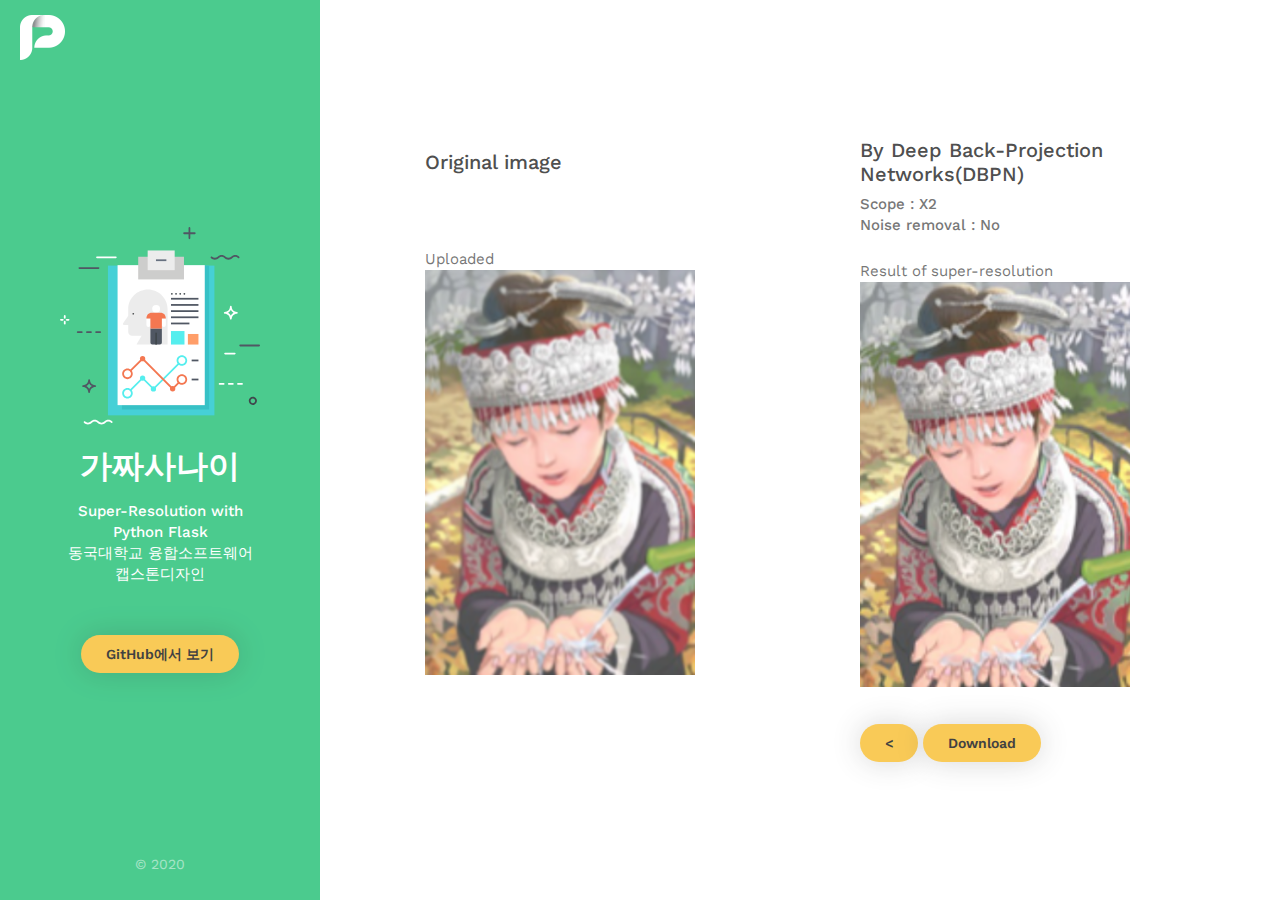
<file: templates/fin-result.html>
<!DOCTYPE html>
<html lang="ko">

    <head>
        <meta charset="utf-8">
        <meta http-equiv="X-UA-Compatible" content="IE=edge">
        <meta
            name="viewport"
            content="width=device-width, initial-scale=1, shrink-to-fit=no">
        <meta name="description" content="Fakeman - Super-Resolution with Python Flask">
        <meta name="author" content="Ansonika">
        <title>FDBPN | Super Resolution with Flask</title>

        <!-- Favicons-->
        <link rel="shortcut icon" href="../static/favicon.ico" type="image/x-icon">
        <link
            rel="apple-touch-icon"
            type="image/x-icon"
            href="../static/apple-touch-icon-57x57-precomposed.png">
        <link
            rel="apple-touch-icon"
            type="image/x-icon"
            sizes="72x72"
            href="../static/apple-touch-icon-72x72-precomposed.png">
        <link
            rel="apple-touch-icon"
            type="image/x-icon"
            sizes="114x114"
            href="../static/apple-touch-icon-114x114-precomposed.png">
        <link
            rel="apple-touch-icon"
            type="image/x-icon"
            sizes="144x144"
            href="../static/apple-touch-icon-144x144-precomposed.png">

        <!-- GOOGLE WEB FONT -->
        <link
            href="https://fonts.googleapis.com/css?family=Work+Sans:400,500,600"
            rel="stylesheet">

        <!-- BASE CSS -->
        <link href="../static/bootstrap.min.css" rel="stylesheet">
        <link href="../static/menu.css" rel="stylesheet">
        <link href="../static/style.css" rel="stylesheet">
        <link href="../static/vendors.css" rel="stylesheet">

        <!-- YOUR CUSTOM CSS -->
        <link href="../static/custom.css" rel="stylesheet">

        <!-- MODERNIZR MENU -->
        <script src="../static/modernizr.js"></script>

    </head>

    <body>

        <div id="preloader">
            <div data-loader="circle-side"></div>
        </div>
        <!-- /Preload -->

        <div id="loader_form">
            <div data-loader="circle-side-2"></div>
        </div>
        <!-- /loader_form -->
        <!-- <nav> <ul class="cd-primary-nav"> <li><a href="index.html"
        class="animated_link">Version 1</a></li> <li><a href="index-2.html"
        class="animated_link">Version 2</a></li> <li><a href="index-3.html"
        class="animated_link">Version 3</a></li> <li><a href="index-4.html"
        class="animated_link">File Attachment demo</a></li> <li><a href="about.html"
        class="animated_link">About Us</a></li> <li><a href="contacts.html"
        class="animated_link">Contact Us</a></li> <li><a href="#0"
        class="animated_link">Purchase Template</a></li> </ul> </nav> /menu -->

        <div class="container-fluid">
            <div class="row row-height">
                <div class="col-xl-3 col-lg-3 content-left">
                    <div class="content-left-wrapper">
                        <a href="index.html" id="logo"><img src="../static/logo.png" alt="" width="45" height="45"></a>
                        <!-- <div id="social"> <ul> <li><a href="#0"><i
                        class="icon-facebook"></i></a></li> <li><a href="#0"><i
                        class="icon-twitter"></i></a></li> <li><a href="#0"><i
                        class="icon-google"></i></a></li> <li><a href="#0"><i
                        class="icon-linkedin"></i></a></li> </ul> </div> /social -->
                        <div>
                            <figure><img
                                src="../static/info_graphic_1.svg"
                                alt=""
                                class="img-fluid"
                                width="270"
                                height="270"></figure>
                            <h2>가짜사나이</h2>
                            <p>Super-Resolution with Python Flask<br>동국대학교 융합소프트웨어 캡스톤디자인</p>
                            <a
                                href="https://github.com/hyeonazzz/Flask-SuperResolution"
                                class="btn_1 rounded yellow">GitHub에서 보기</a>
                            <a href="#start" class="btn_1 rounded mobile_btn yellow">Start Now!</a>
                        </div>
                        <div class="copy">© 2020</div>
                    </div>
                    <!-- /content-left-wrapper -->
                </div>
                <!-- /content-left -->
                <div class="col content-right" id="start">
                    <div>
					<h5>Original image</h5>
					<p><strong>　<br>　</strong></p>
						<figcaption>Uploaded</figcaption>
                        <figure><img
                            src="../static/img/scope/scope.png"
                            alt=""
                            class="img-fluid"
                            width="270"
                            height="270"></figure><br>
							<a href="index.html" class="btn_1 rounded yellow" style="visibility:hidden"><</a>
                        <a href="#" class="btn_1 rounded mobile_btn yellow" style="visibility:hidden">Download</a>
                    </div>
                </div>
				<div class="col content-right" id="start">
                    <div>
					<h5>By Deep Back-Projection Networks(DBPN)</h5>
					<p><strong>Scope : X2<br>Noise removal : No</strong></p>
						<figcaption>Result of super-resolution</figcaption>
						<figure><img
                            src="../static/img/result/result.png"
                            alt=""
                            class="img-fluid"
                            width="270"
                            height="270"></figure><br>
                        <a href="index.html" class="btn_1 rounded yellow"><</a>
                        <a href="#" class="btn_1 rounded mobile_btn yellow">Download</a>
                    </div>
                </div>
                <!-- /content-right-->
            </div>
            <!-- /row-->
        </div>
        <!-- /container-fluid -->

        <div class="cd-overlay-nav">
            <span></span>
        </div>
        <!-- /cd-overlay-nav -->

        <div class="cd-overlay-content">
            <span></span>
        </div>
        <!-- /cd-overlay-content -->
        <!-- <a href="#0" class="cd-nav-trigger">Menu<span class="cd-icon"></span></a>
        /menu button -->

        <!-- Modal terms -->
        <div
            class="modal fade"
            id="terms-txt"
            tabindex="-1"
            role="dialog"
            aria-labelledby="termsLabel"
            aria-hidden="true">
            <div class="modal-dialog modal-dialog-centered">
                <div class="modal-content">
                    <div class="modal-header">
                        <h4 class="modal-title" id="termsLabel">Terms and conditions</h4>
                        <button type="button" class="close" data-dismiss="modal" aria-hidden="true">&times;</button>
                    </div>
                    <div class="modal-body">
                        <p>Lorem ipsum dolor sit amet, in porro albucius qui, in
                            <strong>nec quod novum accumsan</strong>, mei ludus tamquam dolores id. No sit
                            debitis meliore postulant, per ex prompta alterum sanctus, pro ne quod dicunt
                            sensibus.</p>
                        <p>Lorem ipsum dolor sit amet, in porro albucius qui, in nec quod novum
                            accumsan, mei ludus tamquam dolores id. No sit debitis meliore postulant, per ex
                            prompta alterum sanctus, pro ne quod dicunt sensibus. Lorem ipsum dolor sit
                            amet,
                            <strong>in porro albucius qui</strong>, in nec quod novum accumsan, mei ludus
                            tamquam dolores id. No sit debitis meliore postulant, per ex prompta alterum
                            sanctus, pro ne quod dicunt sensibus.</p>
                        <p>Lorem ipsum dolor sit amet, in porro albucius qui, in nec quod novum
                            accumsan, mei ludus tamquam dolores id. No sit debitis meliore postulant, per ex
                            prompta alterum sanctus, pro ne quod dicunt sensibus.</p>
                    </div>
                    <div class="modal-footer">
                        <button type="button" class="btn_1" data-dismiss="modal">Close</button>
                    </div>
                </div>
                <!-- /.modal-content -->
            </div>
            <!-- /.modal-dialog -->
        </div>
        <!-- /.modal -->

        <!-- COMMON SCRIPTS -->
        <script src="../static/jquery-3.5.1.min.js"></script>
        <script src="../static/common_scripts.min.js"></script>
        <script src="../static/velocity.min.js"></script>
        <script src="../static/common_functions.js"></script>
        <script src="../static/file-validator.js"></script>

        <!-- Wizard script-->
        <script src="../static/func_4.js"></script>

    </body>
</html>
</file>
<file: static/css/icon_set_1.css>
@font-face {
  font-family: 'fontello';
  src: url('../font/fontello.eot?32974303');
  src: url('../font/fontello.eot?32974303#iefix') format('embedded-opentype'),
       url('../font/fontello.woff?32974303') format('woff'),
       url('../font/fontello.ttf?32974303') format('truetype'),
       url('../font/fontello.svg?32974303#fontello') format('svg');
  font-weight: normal;
  font-style: normal;
}
/* Chrome hack: SVG is rendered more smooth in Windozze. 100% magic, uncomment if you need it. */
/* Note, that will break hinting! In other OS-es font will be not as sharp as it could be */
/*
@media screen and (-webkit-min-device-pixel-ratio:0) {
  @font-face {
    font-family: 'fontello';
    src: url('../font/fontello.svg?32974303#fontello') format('svg');
  }
}
*/
 
 [class^="icon-"]:before, [class*=" icon-"]:before {
  font-family: "fontello";
  font-style: normal;
  font-weight: normal;
  speak: none;
 
  display: inline-block;
  text-decoration: inherit;
  width: 1em;
  margin-right: .2em;
  text-align: center;
  /* opacity: .8; */
 
  /* For safety - reset parent styles, that can break glyph codes*/
  font-variant: normal;
  text-transform: none;
     
  /* fix buttons height, for twitter bootstrap */
  line-height: 1em;
 
  /* Animation center compensation - margins should be symmetric */
  /* remove if not needed */
  margin-left: .2em;
 
  /* you can be more comfortable with increased icons size */
  /* font-size: 120%; */
 
  /* Uncomment for 3D effect */
  /* text-shadow: 1px 1px 1px rgba(127, 127, 127, 0.3); */
}
 
.icon-spin3:before { content: '\e800'; } /* '' */
.icon-youtube-4:before { content: '\ef87'; } /* '' */
.icon-spin5:before { content: '\e802'; } /* '' */
.icon-spin6:before { content: '\e803'; } /* '' */
.icon-glass:before { content: '\e804'; } /* '' */
.icon-music:before { content: '\e805'; } /* '' */
.icon-search:before { content: '\e806'; } /* '' */
.icon-mail:before { content: '\e807'; } /* '' */
.icon-mail-alt:before { content: '\e808'; } /* '' */
.icon-heart:before { content: '\e809'; } /* '' */
.icon-heart-empty:before { content: '\e80a'; } /* '' */
.icon-star:before { content: '\e80b'; } /* '' */
.icon-star-empty:before { content: '\e80c'; } /* '' */
.icon-star-half:before { content: '\e80d'; } /* '' */
.icon-star-half-alt:before { content: '\e80e'; } /* '' */
.icon-user:before { content: '\e80f'; } /* '' */
.icon-users:before { content: '\e827'; } /* '' */
.icon-male:before { content: '\e810'; } /* '' */
.icon-female:before { content: '\e811'; } /* '' */
.icon-video:before { content: '\e812'; } /* '' */
.icon-videocam:before { content: '\e813'; } /* '' */
.icon-picture:before { content: '\e814'; } /* '' */
.icon-camera:before { content: '\e815'; } /* '' */
.icon-camera-alt:before { content: '\e816'; } /* '' */
.icon-th-large:before { content: '\e817'; } /* '' */
.icon-th:before { content: '\e818'; } /* '' */
.icon-th-list:before { content: '\e819'; } /* '' */
.icon-ok:before { content: '\e81a'; } /* '' */
.icon-ok-circled:before { content: '\e81b'; } /* '' */
.icon-ok-circled2:before { content: '\e81c'; } /* '' */
.icon-ok-squared:before { content: '\e81d'; } /* '' */
.icon-cancel:before { content: '\e81e'; } /* '' */
.icon-cancel-circled:before { content: '\e81f'; } /* '' */
.icon-cancel-circled2:before { content: '\e820'; } /* '' */
.icon-plus:before { content: '\e821'; } /* '' */
.icon-plus-circled:before { content: '\e822'; } /* '' */
.icon-plus-squared:before { content: '\e823'; } /* '' */
.icon-plus-squared-small:before { content: '\e824'; } /* '' */
.icon-minus:before { content: '\e825'; } /* '' */
.icon-minus-circled:before { content: '\e826'; } /* '' */
.icon-minus-squared:before { content: '\e828'; } /* '' */
.icon-minus-squared-alt:before { content: '\e829'; } /* '' */
.icon-minus-squared-small:before { content: '\e82a'; } /* '' */
.icon-help:before { content: '\e82b'; } /* '' */
.icon-help-circled:before { content: '\e82c'; } /* '' */
.icon-info-circled:before { content: '\e82d'; } /* '' */
.icon-info:before { content: '\e82e'; } /* '' */
.icon-home:before { content: '\e82f'; } /* '' */
.icon-link:before { content: '\e830'; } /* '' */
.icon-unlink:before { content: '\e831'; } /* '' */
.icon-link-ext:before { content: '\e832'; } /* '' */
.icon-link-ext-alt:before { content: '\e833'; } /* '' */
.icon-attach:before { content: '\e834'; } /* '' */
.icon-lock:before { content: '\e835'; } /* '' */
.icon-lock-open:before { content: '\e836'; } /* '' */
.icon-lock-open-alt:before { content: '\e837'; } /* '' */
.icon-pin:before { content: '\e838'; } /* '' */
.icon-eye:before { content: '\e839'; } /* '' */
.icon-eye-off:before { content: '\e83a'; } /* '' */
.icon-tag:before { content: '\e83b'; } /* '' */
.icon-tags:before { content: '\e83c'; } /* '' */
.icon-bookmark:before { content: '\e83d'; } /* '' */
.icon-bookmark-empty:before { content: '\e83e'; } /* '' */
.icon-flag:before { content: '\e83f'; } /* '' */
.icon-flag-empty:before { content: '\e840'; } /* '' */
.icon-flag-checkered:before { content: '\e841'; } /* '' */
.icon-thumbs-up:before { content: '\e842'; } /* '' */
.icon-thumbs-down:before { content: '\e843'; } /* '' */
.icon-thumbs-up-alt:before { content: '\e844'; } /* '' */
.icon-thumbs-down-alt:before { content: '\e845'; } /* '' */
.icon-download:before { content: '\e846'; } /* '' */
.icon-upload:before { content: '\e847'; } /* '' */
.icon-download-cloud:before { content: '\e848'; } /* '' */
.icon-upload-cloud:before { content: '\e849'; } /* '' */
.icon-reply:before { content: '\e84a'; } /* '' */
.icon-reply-all:before { content: '\e84b'; } /* '' */
.icon-forward:before { content: '\e84c'; } /* '' */
.icon-quote-left:before { content: '\e84d'; } /* '' */
.icon-quote-right:before { content: '\e84e'; } /* '' */
.icon-code:before { content: '\e84f'; } /* '' */
.icon-export:before { content: '\e850'; } /* '' */
.icon-export-alt:before { content: '\e851'; } /* '' */
.icon-pencil:before { content: '\e852'; } /* '' */
.icon-pencil-squared:before { content: '\e853'; } /* '' */
.icon-edit:before { content: '\e854'; } /* '' */
.icon-print:before { content: '\e855'; } /* '' */
.icon-retweet:before { content: '\e856'; } /* '' */
.icon-keyboard:before { content: '\e857'; } /* '' */
.icon-gamepad:before { content: '\e858'; } /* '' */
.icon-comment:before { content: '\e859'; } /* '' */
.icon-chat:before { content: '\e85a'; } /* '' */
.icon-comment-empty:before { content: '\e85b'; } /* '' */
.icon-chat-empty:before { content: '\e85c'; } /* '' */
.icon-bell:before { content: '\e85d'; } /* '' */
.icon-bell-alt:before { content: '\e85e'; } /* '' */
.icon-attention-alt:before { content: '\e85f'; } /* '' */
.icon-attention:before { content: '\e860'; } /* '' */
.icon-attention-circled:before { content: '\e861'; } /* '' */
.icon-location:before { content: '\e862'; } /* '' */
.icon-direction:before { content: '\e863'; } /* '' */
.icon-compass:before { content: '\e864'; } /* '' */
.icon-trash:before { content: '\e865'; } /* '' */
.icon-doc:before { content: '\e866'; } /* '' */
.icon-docs:before { content: '\e867'; } /* '' */
.icon-doc-text:before { content: '\e868'; } /* '' */
.icon-doc-inv:before { content: '\e869'; } /* '' */
.icon-doc-text-inv:before { content: '\e86a'; } /* '' */
.icon-folder:before { content: '\e86b'; } /* '' */
.icon-folder-open:before { content: '\e86c'; } /* '' */
.icon-folder-empty:before { content: '\e86d'; } /* '' */
.icon-folder-open-empty:before { content: '\e86e'; } /* '' */
.icon-box:before { content: '\e86f'; } /* '' */
.icon-rss:before { content: '\e870'; } /* '' */
.icon-rss-squared:before { content: '\e871'; } /* '' */
.icon-phone:before { content: '\e872'; } /* '' */
.icon-phone-squared:before { content: '\e873'; } /* '' */
.icon-menu:before { content: '\e874'; } /* '' */
.icon-cog:before { content: '\e875'; } /* '' */
.icon-cog-alt:before { content: '\e876'; } /* '' */
.icon-wrench:before { content: '\e877'; } /* '' */
.icon-basket:before { content: '\e878'; } /* '' */
.icon-calendar:before { content: '\e879'; } /* '' */
.icon-calendar-empty:before { content: '\e87a'; } /* '' */
.icon-login:before { content: '\e87b'; } /* '' */
.icon-logout:before { content: '\e87c'; } /* '' */
.icon-mic:before { content: '\e87d'; } /* '' */
.icon-mute:before { content: '\e87e'; } /* '' */
.icon-volume-off:before { content: '\e87f'; } /* '' */
.icon-volume-down:before { content: '\e880'; } /* '' */
.icon-volume-up:before { content: '\e881'; } /* '' */
.icon-headphones:before { content: '\e882'; } /* '' */
.icon-clock:before { content: '\e883'; } /* '' */
.icon-lightbulb:before { content: '\e884'; } /* '' */
.icon-block:before { content: '\e885'; } /* '' */
.icon-resize-full:before { content: '\e886'; } /* '' */
.icon-resize-full-alt:before { content: '\e887'; } /* '' */
.icon-resize-small:before { content: '\e888'; } /* '' */
.icon-resize-vertical:before { content: '\e889'; } /* '' */
.icon-resize-horizontal:before { content: '\e88a'; } /* '' */
.icon-move:before { content: '\e88b'; } /* '' */
.icon-zoom-in:before { content: '\e88c'; } /* '' */
.icon-zoom-out:before { content: '\e88d'; } /* '' */
.icon-down-circled2:before { content: '\e88e'; } /* '' */
.icon-up-circled2:before { content: '\e88f'; } /* '' */
.icon-left-circled2:before { content: '\e890'; } /* '' */
.icon-right-circled2:before { content: '\e891'; } /* '' */
.icon-down-dir:before { content: '\e892'; } /* '' */
.icon-up-dir:before { content: '\e893'; } /* '' */
.icon-left-dir:before { content: '\e894'; } /* '' */
.icon-right-dir:before { content: '\e895'; } /* '' */
.icon-down-open:before { content: '\e896'; } /* '' */
.icon-left-open:before { content: '\e897'; } /* '' */
.icon-right-open:before { content: '\e898'; } /* '' */
.icon-up-open:before { content: '\e899'; } /* '' */
.icon-angle-left:before { content: '\e89a'; } /* '' */
.icon-angle-right:before { content: '\e89b'; } /* '' */
.icon-angle-up:before { content: '\e89c'; } /* '' */
.icon-angle-down:before { content: '\e89d'; } /* '' */
.icon-angle-circled-left:before { content: '\e89e'; } /* '' */
.icon-angle-circled-right:before { content: '\e89f'; } /* '' */
.icon-angle-circled-up:before { content: '\e8a0'; } /* '' */
.icon-angle-circled-down:before { content: '\e8a1'; } /* '' */
.icon-angle-double-left:before { content: '\e8a2'; } /* '' */
.icon-angle-double-right:before { content: '\e8a3'; } /* '' */
.icon-angle-double-up:before { content: '\e8a4'; } /* '' */
.icon-angle-double-down:before { content: '\e8a5'; } /* '' */
.icon-down:before { content: '\e8a6'; } /* '' */
.icon-left:before { content: '\e8a7'; } /* '' */
.icon-right:before { content: '\e8a8'; } /* '' */
.icon-up:before { content: '\e8a9'; } /* '' */
.icon-down-big:before { content: '\e8aa'; } /* '' */
.icon-left-big:before { content: '\e8ab'; } /* '' */
.icon-right-big:before { content: '\e8ac'; } /* '' */
.icon-up-big:before { content: '\e8ad'; } /* '' */
.icon-right-hand:before { content: '\e8ae'; } /* '' */
.icon-left-hand:before { content: '\e8af'; } /* '' */
.icon-up-hand:before { content: '\e8b0'; } /* '' */
.icon-down-hand:before { content: '\e8b1'; } /* '' */
.icon-left-circled:before { content: '\e8b2'; } /* '' */
.icon-right-circled:before { content: '\e8b3'; } /* '' */
.icon-up-circled:before { content: '\e8b4'; } /* '' */
.icon-down-circled:before { content: '\e8b5'; } /* '' */
.icon-cw:before { content: '\e8b6'; } /* '' */
.icon-ccw:before { content: '\e8b7'; } /* '' */
.icon-arrows-cw:before { content: '\e8b8'; } /* '' */
.icon-level-up:before { content: '\e8b9'; } /* '' */
.icon-level-down:before { content: '\e8ba'; } /* '' */
.icon-shuffle:before { content: '\e8bb'; } /* '' */
.icon-exchange:before { content: '\e8bc'; } /* '' */
.icon-expand:before { content: '\e8bd'; } /* '' */
.icon-collapse:before { content: '\e8be'; } /* '' */
.icon-expand-right:before { content: '\e8bf'; } /* '' */
.icon-collapse-left:before { content: '\e8c0'; } /* '' */
.icon-play:before { content: '\e8c1'; } /* '' */
.icon-play-circled:before { content: '\e8c2'; } /* '' */
.icon-play-circled2:before { content: '\e8c3'; } /* '' */
.icon-stop:before { content: '\e8c4'; } /* '' */
.icon-pause:before { content: '\e8c5'; } /* '' */
.icon-to-end:before { content: '\e8c6'; } /* '' */
.icon-to-end-alt:before { content: '\e8c7'; } /* '' */
.icon-to-start:before { content: '\e8c8'; } /* '' */
.icon-to-start-alt:before { content: '\e8c9'; } /* '' */
.icon-fast-fw:before { content: '\e8ca'; } /* '' */
.icon-fast-bw:before { content: '\e8cb'; } /* '' */
.icon-eject:before { content: '\e8cc'; } /* '' */
.icon-target:before { content: '\e8cd'; } /* '' */
.icon-signal:before { content: '\e8ce'; } /* '' */
.icon-award:before { content: '\e8cf'; } /* '' */
.icon-desktop:before { content: '\e8d0'; } /* '' */
.icon-laptop:before { content: '\e8d1'; } /* '' */
.icon-tablet:before { content: '\e8d2'; } /* '' */
.icon-mobile:before { content: '\e8d3'; } /* '' */
.icon-inbox:before { content: '\e8d4'; } /* '' */
.icon-globe:before { content: '\e8d5'; } /* '' */
.icon-sun:before { content: '\e8d6'; } /* '' */
.icon-cloud:before { content: '\e8d7'; } /* '' */
.icon-flash:before { content: '\e8d8'; } /* '' */
.icon-moon:before { content: '\e8d9'; } /* '' */
.icon-umbrella:before { content: '\e8da'; } /* '' */
.icon-flight:before { content: '\e8db'; } /* '' */
.icon-fighter-jet:before { content: '\e8dc'; } /* '' */
.icon-leaf:before { content: '\e8dd'; } /* '' */
.icon-font:before { content: '\e8de'; } /* '' */
.icon-bold:before { content: '\e8df'; } /* '' */
.icon-italic:before { content: '\e8e0'; } /* '' */
.icon-text-height:before { content: '\e8e1'; } /* '' */
.icon-text-width:before { content: '\e8e2'; } /* '' */
.icon-align-left:before { content: '\e8e3'; } /* '' */
.icon-align-center:before { content: '\e8e4'; } /* '' */
.icon-align-right:before { content: '\e8e5'; } /* '' */
.icon-align-justify:before { content: '\e8e6'; } /* '' */
.icon-list:before { content: '\e8e7'; } /* '' */
.icon-indent-left:before { content: '\e8e8'; } /* '' */
.icon-indent-right:before { content: '\e8e9'; } /* '' */
.icon-list-bullet:before { content: '\e8ea'; } /* '' */
.icon-list-numbered:before { content: '\e8eb'; } /* '' */
.icon-strike:before { content: '\e8ec'; } /* '' */
.icon-underline:before { content: '\e8ed'; } /* '' */
.icon-superscript:before { content: '\e8ee'; } /* '' */
.icon-subscript:before { content: '\e8ef'; } /* '' */
.icon-table:before { content: '\e8f0'; } /* '' */
.icon-columns:before { content: '\e8f1'; } /* '' */
.icon-crop:before { content: '\e8f2'; } /* '' */
.icon-scissors:before { content: '\e8f3'; } /* '' */
.icon-paste:before { content: '\e8f4'; } /* '' */
.icon-briefcase:before { content: '\e8f5'; } /* '' */
.icon-suitcase:before { content: '\e8f6'; } /* '' */
.icon-ellipsis:before { content: '\e8f7'; } /* '' */
.icon-ellipsis-vert:before { content: '\e8f8'; } /* '' */
.icon-off:before { content: '\e8f9'; } /* '' */
.icon-road:before { content: '\e8fa'; } /* '' */
.icon-list-alt:before { content: '\e8fb'; } /* '' */
.icon-qrcode:before { content: '\e8fc'; } /* '' */
.icon-barcode:before { content: '\e8fd'; } /* '' */
.icon-book:before { content: '\e8fe'; } /* '' */
.icon-ajust:before { content: '\e8ff'; } /* '' */
.icon-tint:before { content: '\e900'; } /* '' */
.icon-check:before { content: '\e901'; } /* '' */
.icon-check-empty:before { content: '\e902'; } /* '' */
.icon-circle:before { content: '\e903'; } /* '' */
.icon-circle-empty:before { content: '\e904'; } /* '' */
.icon-dot-circled:before { content: '\e905'; } /* '' */
.icon-asterisk:before { content: '\e906'; } /* '' */
.icon-gift:before { content: '\e907'; } /* '' */
.icon-fire:before { content: '\e908'; } /* '' */
.icon-magnet:before { content: '\e909'; } /* '' */
.icon-chart-bar:before { content: '\e90a'; } /* '' */
.icon-ticket:before { content: '\e90b'; } /* '' */
.icon-credit-card:before { content: '\e90c'; } /* '' */
.icon-floppy:before { content: '\e90d'; } /* '' */
.icon-megaphone:before { content: '\e90e'; } /* '' */
.icon-hdd:before { content: '\e90f'; } /* '' */
.icon-key:before { content: '\e910'; } /* '' */
.icon-fork:before { content: '\e911'; } /* '' */
.icon-rocket:before { content: '\e912'; } /* '' */
.icon-bug:before { content: '\e913'; } /* '' */
.icon-certificate:before { content: '\e914'; } /* '' */
.icon-tasks:before { content: '\e915'; } /* '' */
.icon-filter:before { content: '\e916'; } /* '' */
.icon-beaker:before { content: '\e917'; } /* '' */
.icon-magic:before { content: '\e918'; } /* '' */
.icon-truck:before { content: '\e919'; } /* '' */
.icon-money:before { content: '\e91a'; } /* '' */
.icon-euro:before { content: '\e91b'; } /* '' */
.icon-pound:before { content: '\e91c'; } /* '' */
.icon-dollar:before { content: '\e91d'; } /* '' */
.icon-rupee:before { content: '\e91e'; } /* '' */
.icon-yen:before { content: '\e91f'; } /* '' */
.icon-rouble:before { content: '\e920'; } /* '' */
.icon-try:before { content: '\e921'; } /* '' */
.icon-won:before { content: '\e922'; } /* '' */
.icon-bitcoin:before { content: '\e923'; } /* '' */
.icon-sort:before { content: '\e924'; } /* '' */
.icon-sort-down:before { content: '\e925'; } /* '' */
.icon-sort-up:before { content: '\e926'; } /* '' */
.icon-sort-alt-up:before { content: '\e927'; } /* '' */
.icon-sort-alt-down:before { content: '\e928'; } /* '' */
.icon-sort-name-up:before { content: '\e929'; } /* '' */
.icon-sort-name-down:before { content: '\e92a'; } /* '' */
.icon-sort-number-up:before { content: '\e92b'; } /* '' */
.icon-sort-number-down:before { content: '\e92c'; } /* '' */
.icon-hammer:before { content: '\e92d'; } /* '' */
.icon-gauge:before { content: '\e92e'; } /* '' */
.icon-sitemap:before { content: '\e92f'; } /* '' */
.icon-spinner:before { content: '\e930'; } /* '' */
.icon-coffee:before { content: '\e931'; } /* '' */
.icon-food:before { content: '\e932'; } /* '' */
.icon-beer:before { content: '\e933'; } /* '' */
.icon-user-md:before { content: '\e934'; } /* '' */
.icon-stethoscope:before { content: '\e935'; } /* '' */
.icon-ambulance:before { content: '\e936'; } /* '' */
.icon-medkit:before { content: '\e937'; } /* '' */
.icon-h-sigh:before { content: '\e938'; } /* '' */
.icon-hospital:before { content: '\e939'; } /* '' */
.icon-building:before { content: '\e93a'; } /* '' */
.icon-smile:before { content: '\e93b'; } /* '' */
.icon-frown:before { content: '\e93c'; } /* '' */
.icon-meh:before { content: '\e93d'; } /* '' */
.icon-anchor:before { content: '\e93e'; } /* '' */
.icon-terminal:before { content: '\e93f'; } /* '' */
.icon-eraser:before { content: '\e940'; } /* '' */
.icon-puzzle:before { content: '\e941'; } /* '' */
.icon-shield:before { content: '\e942'; } /* '' */
.icon-extinguisher:before { content: '\e943'; } /* '' */
.icon-bullseye:before { content: '\e944'; } /* '' */
.icon-wheelchair:before { content: '\e945'; } /* '' */
.icon-adn:before { content: '\e946'; } /* '' */
.icon-android:before { content: '\e947'; } /* '' */
.icon-apple:before { content: '\e948'; } /* '' */
.icon-bitbucket:before { content: '\e949'; } /* '' */
.icon-bitbucket-squared:before { content: '\e94a'; } /* '' */
.icon-css3:before { content: '\e94b'; } /* '' */
.icon-dribbble:before { content: '\e94c'; } /* '' */
.icon-dropbox:before { content: '\e94d'; } /* '' */
.icon-facebook:before { content: '\e94e'; } /* '' */
.icon-facebook-squared:before { content: '\e94f'; } /* '' */
.icon-flickr:before { content: '\e950'; } /* '' */
.icon-foursquare:before { content: '\e951'; } /* '' */
.icon-github:before { content: '\e952'; } /* '' */
.icon-github-squared:before { content: '\e953'; } /* '' */
.icon-github-circled:before { content: '\e954'; } /* '' */
.icon-gittip:before { content: '\e955'; } /* '' */
.icon-gplus-squared:before { content: '\e956'; } /* '' */
.icon-gplus:before { content: '\e957'; } /* '' */
.icon-html5:before { content: '\e958'; } /* '' */
.icon-instagramm:before { content: '\e959'; } /* '' */
.icon-linkedin-squared:before { content: '\e95a'; } /* '' */
.icon-linux:before { content: '\e95b'; } /* '' */
.icon-linkedin:before { content: '\e95c'; } /* '' */
.icon-maxcdn:before { content: '\e95d'; } /* '' */
.icon-pagelines:before { content: '\e95e'; } /* '' */
.icon-pinterest-circled:before { content: '\e95f'; } /* '' */
.icon-pinterest-squared:before { content: '\e960'; } /* '' */
.icon-renren:before { content: '\e961'; } /* '' */
.icon-skype:before { content: '\e962'; } /* '' */
.icon-stackexchange:before { content: '\e963'; } /* '' */
.icon-stackoverflow:before { content: '\e964'; } /* '' */
.icon-trello:before { content: '\e965'; } /* '' */
.icon-tumblr:before { content: '\e966'; } /* '' */
.icon-tumblr-squared:before { content: '\e967'; } /* '' */
.icon-twitter-squared:before { content: '\e968'; } /* '' */
.icon-twitter:before { content: '\e969'; } /* '' */
.icon-vimeo-squared:before { content: '\e96a'; } /* '' */
.icon-vkontakte:before { content: '\e96b'; } /* '' */
.icon-weibo:before { content: '\e96c'; } /* '' */
.icon-windows:before { content: '\e96d'; } /* '' */
.icon-xing:before { content: '\e96e'; } /* '' */
.icon-xing-squared:before { content: '\e96f'; } /* '' */
.icon-youtube:before { content: '\e970'; } /* '' */
.icon-youtube-squared:before { content: '\e971'; } /* '' */
.icon-youtube-play:before { content: '\e972'; } /* '' */
.icon-blank:before { content: '\e973'; } /* '' */
.icon-lemon:before { content: '\e974'; } /* '' */
.icon-note:before { content: '\e975'; } /* '' */
.icon-note-beamed:before { content: '\e976'; } /* '' */
.icon-music-1:before { content: '\e977'; } /* '' */
.icon-search-1:before { content: '\e978'; } /* '' */
.icon-flashlight:before { content: '\e979'; } /* '' */
.icon-mail-1:before { content: '\e97a'; } /* '' */
.icon-heart-1:before { content: '\e97b'; } /* '' */
.icon-heart-empty-1:before { content: '\e97c'; } /* '' */
.icon-star-1:before { content: '\e97d'; } /* '' */
.icon-star-empty-1:before { content: '\e97e'; } /* '' */
.icon-user-1:before { content: '\e97f'; } /* '' */
.icon-users-1:before { content: '\e980'; } /* '' */
.icon-user-add:before { content: '\e981'; } /* '' */
.icon-video-1:before { content: '\e982'; } /* '' */
.icon-picture-1:before { content: '\e983'; } /* '' */
.icon-camera-1:before { content: '\e984'; } /* '' */
.icon-layout:before { content: '\e985'; } /* '' */
.icon-menu-1:before { content: '\e986'; } /* '' */
.icon-check-1:before { content: '\e987'; } /* '' */
.icon-cancel-1:before { content: '\e988'; } /* '' */
.icon-cancel-circled-1:before { content: '\e989'; } /* '' */
.icon-cancel-squared:before { content: '\e98a'; } /* '' */
.icon-plus-1:before { content: '\e98b'; } /* '' */
.icon-plus-circled-1:before { content: '\e98c'; } /* '' */
.icon-plus-squared-1:before { content: '\e98d'; } /* '' */
.icon-minus-1:before { content: '\e98e'; } /* '' */
.icon-minus-circled-1:before { content: '\e98f'; } /* '' */
.icon-minus-squared-1:before { content: '\e990'; } /* '' */
.icon-help-1:before { content: '\e991'; } /* '' */
.icon-help-circled-1:before { content: '\e992'; } /* '' */
.icon-info-1:before { content: '\e993'; } /* '' */
.icon-info-circled-1:before { content: '\e994'; } /* '' */
.icon-back:before { content: '\e995'; } /* '' */
.icon-home-1:before { content: '\e996'; } /* '' */
.icon-link-1:before { content: '\e997'; } /* '' */
.icon-attach-1:before { content: '\e998'; } /* '' */
.icon-lock-1:before { content: '\e999'; } /* '' */
.icon-lock-open-1:before { content: '\e99a'; } /* '' */
.icon-eye-1:before { content: '\e99b'; } /* '' */
.icon-tag-1:before { content: '\e99c'; } /* '' */
.icon-bookmark-1:before { content: '\e99d'; } /* '' */
.icon-bookmarks:before { content: '\e99e'; } /* '' */
.icon-flag-1:before { content: '\e99f'; } /* '' */
.icon-thumbs-up-1:before { content: '\e9a0'; } /* '' */
.icon-thumbs-down-1:before { content: '\e9a1'; } /* '' */
.icon-download-1:before { content: '\e9a2'; } /* '' */
.icon-upload-1:before { content: '\e9a3'; } /* '' */
.icon-upload-cloud-1:before { content: '\e9a4'; } /* '' */
.icon-reply-1:before { content: '\e9a5'; } /* '' */
.icon-reply-all-1:before { content: '\e9a6'; } /* '' */
.icon-forward-1:before { content: '\e9a7'; } /* '' */
.icon-quote:before { content: '\e9a8'; } /* '' */
.icon-code-1:before { content: '\e9a9'; } /* '' */
.icon-export-1:before { content: '\e9aa'; } /* '' */
.icon-pencil-1:before { content: '\e9ab'; } /* '' */
.icon-feather:before { content: '\e9ac'; } /* '' */
.icon-print-1:before { content: '\e9ad'; } /* '' */
.icon-retweet-1:before { content: '\e9ae'; } /* '' */
.icon-keyboard-1:before { content: '\e9af'; } /* '' */
.icon-comment-1:before { content: '\e9b0'; } /* '' */
.icon-chat-1:before { content: '\e9b1'; } /* '' */
.icon-bell-1:before { content: '\e9b2'; } /* '' */
.icon-attention-1:before { content: '\e9b3'; } /* '' */
.icon-alert:before { content: '\e9b4'; } /* '' */
.icon-vcard:before { content: '\e9b5'; } /* '' */
.icon-address:before { content: '\e9b6'; } /* '' */
.icon-location-1:before { content: '\e9b7'; } /* '' */
.icon-map:before { content: '\e9b8'; } /* '' */
.icon-direction-1:before { content: '\e9b9'; } /* '' */
.icon-compass-1:before { content: '\e9ba'; } /* '' */
.icon-cup:before { content: '\e9bb'; } /* '' */
.icon-trash-1:before { content: '\e9bc'; } /* '' */
.icon-doc-1:before { content: '\e9bd'; } /* '' */
.icon-docs-1:before { content: '\e9be'; } /* '' */
.icon-doc-landscape:before { content: '\e9bf'; } /* '' */
.icon-doc-text-1:before { content: '\e9c0'; } /* '' */
.icon-doc-text-inv-1:before { content: '\e9c1'; } /* '' */
.icon-newspaper:before { content: '\e9c2'; } /* '' */
.icon-book-open:before { content: '\e9c3'; } /* '' */
.icon-book-1:before { content: '\e9c4'; } /* '' */
.icon-folder-1:before { content: '\e9c5'; } /* '' */
.icon-archive:before { content: '\e9c6'; } /* '' */
.icon-box-1:before { content: '\e9c7'; } /* '' */
.icon-rss-1:before { content: '\e9c8'; } /* '' */
.icon-phone-1:before { content: '\e9c9'; } /* '' */
.icon-cog-1:before { content: '\e9ca'; } /* '' */
.icon-tools:before { content: '\e9cb'; } /* '' */
.icon-share:before { content: '\e9cc'; } /* '' */
.icon-shareable:before { content: '\e9cd'; } /* '' */
.icon-basket-1:before { content: '\e9ce'; } /* '' */
.icon-bag:before { content: '\e9cf'; } /* '' */
.icon-calendar-1:before { content: '\e9d0'; } /* '' */
.icon-login-1:before { content: '\e9d1'; } /* '' */
.icon-logout-1:before { content: '\e9d2'; } /* '' */
.icon-mic-1:before { content: '\e9d3'; } /* '' */
.icon-mute-1:before { content: '\e9d4'; } /* '' */
.icon-sound:before { content: '\e9d5'; } /* '' */
.icon-volume:before { content: '\e9d6'; } /* '' */
.icon-clock-1:before { content: '\e9d7'; } /* '' */
.icon-hourglass:before { content: '\e9d8'; } /* '' */
.icon-lamp:before { content: '\e9d9'; } /* '' */
.icon-light-down:before { content: '\e9da'; } /* '' */
.icon-light-up:before { content: '\e9db'; } /* '' */
.icon-adjust:before { content: '\e9dc'; } /* '' */
.icon-block-1:before { content: '\e9dd'; } /* '' */
.icon-resize-full-1:before { content: '\e9de'; } /* '' */
.icon-resize-small-1:before { content: '\e9df'; } /* '' */
.icon-popup:before { content: '\e9e0'; } /* '' */
.icon-publish:before { content: '\e9e1'; } /* '' */
.icon-window:before { content: '\e9e2'; } /* '' */
.icon-arrow-combo:before { content: '\e9e3'; } /* '' */
.icon-down-circled-1:before { content: '\e9e4'; } /* '' */
.icon-left-circled-1:before { content: '\e9e5'; } /* '' */
.icon-right-circled-1:before { content: '\e9e6'; } /* '' */
.icon-up-circled-1:before { content: '\e9e7'; } /* '' */
.icon-down-open-1:before { content: '\e9e8'; } /* '' */
.icon-left-open-1:before { content: '\e9e9'; } /* '' */
.icon-right-open-1:before { content: '\e9ea'; } /* '' */
.icon-up-open-1:before { content: '\e9eb'; } /* '' */
.icon-down-open-mini:before { content: '\e9ec'; } /* '' */
.icon-left-open-mini:before { content: '\e9ed'; } /* '' */
.icon-right-open-mini:before { content: '\e9ee'; } /* '' */
.icon-up-open-mini:before { content: '\e9ef'; } /* '' */
.icon-down-open-big:before { content: '\e9f0'; } /* '' */
.icon-left-open-big:before { content: '\e9f1'; } /* '' */
.icon-right-open-big:before { content: '\e9f2'; } /* '' */
.icon-up-open-big:before { content: '\e9f3'; } /* '' */
.icon-down-1:before { content: '\e9f4'; } /* '' */
.icon-left-1:before { content: '\e9f5'; } /* '' */
.icon-right-1:before { content: '\e9f6'; } /* '' */
.icon-up-1:before { content: '\e9f7'; } /* '' */
.icon-down-dir-1:before { content: '\e9f8'; } /* '' */
.icon-left-dir-1:before { content: '\e9f9'; } /* '' */
.icon-right-dir-1:before { content: '\e9fa'; } /* '' */
.icon-up-dir-1:before { content: '\e9fb'; } /* '' */
.icon-down-bold:before { content: '\e9fc'; } /* '' */
.icon-left-bold:before { content: '\e9fd'; } /* '' */
.icon-right-bold:before { content: '\e9fe'; } /* '' */
.icon-up-bold:before { content: '\e9ff'; } /* '' */
.icon-down-thin:before { content: '\ea00'; } /* '' */
.icon-left-thin:before { content: '\ea01'; } /* '' */
.icon-right-thin:before { content: '\ea02'; } /* '' */
.icon-up-thin:before { content: '\ea03'; } /* '' */
.icon-ccw-1:before { content: '\ea04'; } /* '' */
.icon-cw-1:before { content: '\ea05'; } /* '' */
.icon-arrows-ccw:before { content: '\ea06'; } /* '' */
.icon-level-down-1:before { content: '\ea07'; } /* '' */
.icon-level-up-1:before { content: '\ea08'; } /* '' */
.icon-shuffle-1:before { content: '\ea09'; } /* '' */
.icon-loop:before { content: '\ea0a'; } /* '' */
.icon-switch:before { content: '\ea0b'; } /* '' */
.icon-play-1:before { content: '\ea0c'; } /* '' */
.icon-stop-1:before { content: '\ea0d'; } /* '' */
.icon-pause-1:before { content: '\ea0e'; } /* '' */
.icon-record:before { content: '\ea0f'; } /* '' */
.icon-to-end-1:before { content: '\ea10'; } /* '' */
.icon-to-start-1:before { content: '\ea11'; } /* '' */
.icon-fast-forward:before { content: '\ea12'; } /* '' */
.icon-fast-backward:before { content: '\ea13'; } /* '' */
.icon-progress-0:before { content: '\ea14'; } /* '' */
.icon-progress-1:before { content: '\ea15'; } /* '' */
.icon-progress-2:before { content: '\ea16'; } /* '' */
.icon-progress-3:before { content: '\ea17'; } /* '' */
.icon-target-1:before { content: '\ea18'; } /* '' */
.icon-palette:before { content: '\ea19'; } /* '' */
.icon-list-1:before { content: '\ea1a'; } /* '' */
.icon-list-add:before { content: '\ea1b'; } /* '' */
.icon-signal-1:before { content: '\ea1c'; } /* '' */
.icon-trophy:before { content: '\ea1d'; } /* '' */
.icon-battery:before { content: '\ea1e'; } /* '' */
.icon-back-in-time:before { content: '\ea1f'; } /* '' */
.icon-monitor:before { content: '\ea20'; } /* '' */
.icon-mobile-1:before { content: '\ea21'; } /* '' */
.icon-network:before { content: '\ea22'; } /* '' */
.icon-cd:before { content: '\ea23'; } /* '' */
.icon-inbox-1:before { content: '\ea24'; } /* '' */
.icon-install:before { content: '\ea25'; } /* '' */
.icon-globe-1:before { content: '\ea26'; } /* '' */
.icon-cloud-1:before { content: '\ea27'; } /* '' */
.icon-cloud-thunder:before { content: '\ea28'; } /* '' */
.icon-flash-1:before { content: '\ea29'; } /* '' */
.icon-moon-1:before { content: '\ea2a'; } /* '' */
.icon-flight-1:before { content: '\ea2b'; } /* '' */
.icon-paper-plane:before { content: '\ea2c'; } /* '' */
.icon-leaf-1:before { content: '\ea2d'; } /* '' */
.icon-lifebuoy:before { content: '\ea2e'; } /* '' */
.icon-mouse:before { content: '\ea2f'; } /* '' */
.icon-briefcase-1:before { content: '\ea30'; } /* '' */
.icon-suitcase-1:before { content: '\ea31'; } /* '' */
.icon-dot:before { content: '\ea32'; } /* '' */
.icon-dot-2:before { content: '\ea33'; } /* '' */
.icon-dot-3:before { content: '\ea34'; } /* '' */
.icon-brush:before { content: '\ea35'; } /* '' */
.icon-magnet-1:before { content: '\ea36'; } /* '' */
.icon-infinity:before { content: '\ea37'; } /* '' */
.icon-erase:before { content: '\ea38'; } /* '' */
.icon-chart-pie:before { content: '\ea39'; } /* '' */
.icon-chart-line:before { content: '\ea3a'; } /* '' */
.icon-chart-bar-1:before { content: '\ea3b'; } /* '' */
.icon-chart-area:before { content: '\ea3c'; } /* '' */
.icon-tape:before { content: '\ea3d'; } /* '' */
.icon-graduation-cap:before { content: '\ea3e'; } /* '' */
.icon-language:before { content: '\ea3f'; } /* '' */
.icon-ticket-1:before { content: '\ea40'; } /* '' */
.icon-water:before { content: '\ea41'; } /* '' */
.icon-droplet:before { content: '\ea42'; } /* '' */
.icon-air:before { content: '\ea43'; } /* '' */
.icon-credit-card-1:before { content: '\ea44'; } /* '' */
.icon-floppy-1:before { content: '\ea45'; } /* '' */
.icon-clipboard:before { content: '\ea46'; } /* '' */
.icon-megaphone-1:before { content: '\ea47'; } /* '' */
.icon-database:before { content: '\ea48'; } /* '' */
.icon-drive:before { content: '\ea49'; } /* '' */
.icon-bucket:before { content: '\ea4a'; } /* '' */
.icon-thermometer:before { content: '\ea4b'; } /* '' */
.icon-key-1:before { content: '\ea4c'; } /* '' */
.icon-flow-cascade:before { content: '\ea4d'; } /* '' */
.icon-flow-branch:before { content: '\ea4e'; } /* '' */
.icon-flow-tree:before { content: '\ea4f'; } /* '' */
.icon-flow-line:before { content: '\ea50'; } /* '' */
.icon-flow-parallel:before { content: '\ea51'; } /* '' */
.icon-rocket-1:before { content: '\ea52'; } /* '' */
.icon-gauge-1:before { content: '\ea53'; } /* '' */
.icon-traffic-cone:before { content: '\ea54'; } /* '' */
.icon-cc:before { content: '\ea55'; } /* '' */
.icon-cc-by:before { content: '\ea56'; } /* '' */
.icon-cc-nc:before { content: '\ea57'; } /* '' */
.icon-cc-nc-eu:before { content: '\ea58'; } /* '' */
.icon-cc-nc-jp:before { content: '\ea59'; } /* '' */
.icon-cc-sa:before { content: '\ea5a'; } /* '' */
.icon-cc-nd:before { content: '\ea5b'; } /* '' */
.icon-cc-pd:before { content: '\ea5c'; } /* '' */
.icon-cc-zero:before { content: '\ea5d'; } /* '' */
.icon-cc-share:before { content: '\ea5e'; } /* '' */
.icon-cc-remix:before { content: '\ea5f'; } /* '' */
.icon-github-1:before { content: '\ea60'; } /* '' */
.icon-github-circled-1:before { content: '\ea61'; } /* '' */
.icon-flickr-1:before { content: '\ea62'; } /* '' */
.icon-flickr-circled:before { content: '\ea63'; } /* '' */
.icon-vimeo:before { content: '\ea64'; } /* '' */
.icon-vimeo-circled:before { content: '\ea65'; } /* '' */
.icon-twitter-1:before { content: '\ea66'; } /* '' */
.icon-twitter-circled:before { content: '\ea67'; } /* '' */
.icon-facebook-1:before { content: '\ea68'; } /* '' */
.icon-facebook-circled:before { content: '\ea69'; } /* '' */
.icon-facebook-squared-1:before { content: '\ea6a'; } /* '' */
.icon-gplus-1:before { content: '\ea6b'; } /* '' */
.icon-gplus-circled:before { content: '\ea6c'; } /* '' */
.icon-pinterest:before { content: '\ea6d'; } /* '' */
.icon-pinterest-circled-1:before { content: '\ea6e'; } /* '' */
.icon-tumblr-1:before { content: '\ea6f'; } /* '' */
.icon-tumblr-circled:before { content: '\ea70'; } /* '' */
.icon-linkedin-1:before { content: '\ea71'; } /* '' */
.icon-linkedin-circled:before { content: '\ea72'; } /* '' */
.icon-dribbble-1:before { content: '\ea73'; } /* '' */
.icon-dribbble-circled:before { content: '\ea74'; } /* '' */
.icon-stumbleupon:before { content: '\ea75'; } /* '' */
.icon-stumbleupon-circled:before { content: '\ea76'; } /* '' */
.icon-lastfm:before { content: '\ea77'; } /* '' */
.icon-lastfm-circled:before { content: '\ea78'; } /* '' */
.icon-rdio:before { content: '\ea79'; } /* '' */
.icon-rdio-circled:before { content: '\ea7a'; } /* '' */
.icon-spotify:before { content: '\ea7b'; } /* '' */
.icon-spotify-circled:before { content: '\ea7c'; } /* '' */
.icon-qq:before { content: '\ea7d'; } /* '' */
.icon-instagram:before { content: '\ea7e'; } /* '' */
.icon-dropbox-1:before { content: '\ea7f'; } /* '' */
.icon-evernote:before { content: '\ea80'; } /* '' */
.icon-flattr:before { content: '\ea81'; } /* '' */
.icon-skype-1:before { content: '\ea82'; } /* '' */
.icon-skype-circled:before { content: '\ea83'; } /* '' */
.icon-renren-1:before { content: '\ea84'; } /* '' */
.icon-sina-weibo:before { content: '\ea85'; } /* '' */
.icon-paypal:before { content: '\ea86'; } /* '' */
.icon-picasa:before { content: '\ea87'; } /* '' */
.icon-soundcloud:before { content: '\ea88'; } /* '' */
.icon-mixi:before { content: '\ea89'; } /* '' */
.icon-behance:before { content: '\ea8a'; } /* '' */
.icon-google-circles:before { content: '\ea8b'; } /* '' */
.icon-vkontakte-1:before { content: '\ea8c'; } /* '' */
.icon-smashing:before { content: '\ea8d'; } /* '' */
.icon-sweden:before { content: '\ea8e'; } /* '' */
.icon-db-shape:before { content: '\ea8f'; } /* '' */
.icon-logo-db:before { content: '\ea90'; } /* '' */
.icon-music-outline:before { content: '\ea91'; } /* '' */
.icon-music-2:before { content: '\ea92'; } /* '' */
.icon-search-outline:before { content: '\ea93'; } /* '' */
.icon-search-2:before { content: '\ea94'; } /* '' */
.icon-mail-2:before { content: '\ea95'; } /* '' */
.icon-heart-2:before { content: '\ea96'; } /* '' */
.icon-heart-filled:before { content: '\ea97'; } /* '' */
.icon-star-2:before { content: '\ea98'; } /* '' */
.icon-star-filled:before { content: '\ea99'; } /* '' */
.icon-user-outline:before { content: '\ea9a'; } /* '' */
.icon-user-2:before { content: '\ea9b'; } /* '' */
.icon-users-outline:before { content: '\ea9c'; } /* '' */
.icon-users-2:before { content: '\ea9d'; } /* '' */
.icon-user-add-outline:before { content: '\ea9e'; } /* '' */
.icon-user-add-1:before { content: '\ea9f'; } /* '' */
.icon-user-delete-outline:before { content: '\eaa0'; } /* '' */
.icon-user-delete:before { content: '\eaa1'; } /* '' */
.icon-video-2:before { content: '\eaa2'; } /* '' */
.icon-videocam-outline:before { content: '\eaa3'; } /* '' */
.icon-videocam-1:before { content: '\eaa4'; } /* '' */
.icon-picture-outline:before { content: '\eaa5'; } /* '' */
.icon-picture-2:before { content: '\eaa6'; } /* '' */
.icon-camera-outline:before { content: '\eaa7'; } /* '' */
.icon-camera-2:before { content: '\eaa8'; } /* '' */
.icon-th-outline:before { content: '\eaa9'; } /* '' */
.icon-th-1:before { content: '\eaaa'; } /* '' */
.icon-th-large-outline:before { content: '\eaab'; } /* '' */
.icon-th-large-1:before { content: '\eaac'; } /* '' */
.icon-th-list-outline:before { content: '\eaad'; } /* '' */
.icon-th-list-1:before { content: '\eaae'; } /* '' */
.icon-ok-outline:before { content: '\eaaf'; } /* '' */
.icon-ok-1:before { content: '\eab0'; } /* '' */
.icon-cancel-outline:before { content: '\eab1'; } /* '' */
.icon-cancel-2:before { content: '\eab2'; } /* '' */
.icon-cancel-alt:before { content: '\eab3'; } /* '' */
.icon-cancel-alt-filled:before { content: '\eab4'; } /* '' */
.icon-cancel-circled-outline:before { content: '\eab5'; } /* '' */
.icon-cancel-circled-2:before { content: '\eab6'; } /* '' */
.icon-plus-outline:before { content: '\eab7'; } /* '' */
.icon-plus-2:before { content: '\eab8'; } /* '' */
.icon-minus-outline:before { content: '\eab9'; } /* '' */
.icon-minus-2:before { content: '\eaba'; } /* '' */
.icon-divide-outline:before { content: '\eabb'; } /* '' */
.icon-divide:before { content: '\eabc'; } /* '' */
.icon-eq-outline:before { content: '\eabd'; } /* '' */
.icon-eq:before { content: '\eabe'; } /* '' */
.icon-info-outline:before { content: '\eabf'; } /* '' */
.icon-info-2:before { content: '\eac0'; } /* '' */
.icon-home-outline:before { content: '\eac1'; } /* '' */
.icon-home-2:before { content: '\eac2'; } /* '' */
.icon-link-outline:before { content: '\eac3'; } /* '' */
.icon-link-2:before { content: '\eac4'; } /* '' */
.icon-attach-outline:before { content: '\eac5'; } /* '' */
.icon-attach-2:before { content: '\eac6'; } /* '' */
.icon-lock-2:before { content: '\eac7'; } /* '' */
.icon-lock-filled:before { content: '\eac8'; } /* '' */
.icon-lock-open-2:before { content: '\eac9'; } /* '' */
.icon-lock-open-filled:before { content: '\eaca'; } /* '' */
.icon-pin-outline:before { content: '\eacb'; } /* '' */
.icon-pin-1:before { content: '\eacc'; } /* '' */
.icon-eye-outline:before { content: '\eacd'; } /* '' */
.icon-eye-2:before { content: '\eace'; } /* '' */
.icon-tag-2:before { content: '\eacf'; } /* '' */
.icon-tags-1:before { content: '\ead0'; } /* '' */
.icon-bookmark-2:before { content: '\ead1'; } /* '' */
.icon-flag-2:before { content: '\ead2'; } /* '' */
.icon-flag-filled:before { content: '\ead3'; } /* '' */
.icon-thumbs-up-2:before { content: '\ead4'; } /* '' */
.icon-thumbs-down-2:before { content: '\ead5'; } /* '' */
.icon-download-outline:before { content: '\ead6'; } /* '' */
.icon-download-2:before { content: '\ead7'; } /* '' */
.icon-upload-outline:before { content: '\ead8'; } /* '' */
.icon-upload-2:before { content: '\ead9'; } /* '' */
.icon-upload-cloud-outline:before { content: '\eada'; } /* '' */
.icon-upload-cloud-2:before { content: '\eadb'; } /* '' */
.icon-reply-outline:before { content: '\eadc'; } /* '' */
.icon-reply-2:before { content: '\eadd'; } /* '' */
.icon-forward-outline:before { content: '\eade'; } /* '' */
.icon-forward-2:before { content: '\eadf'; } /* '' */
.icon-code-outline:before { content: '\eae0'; } /* '' */
.icon-code-2:before { content: '\eae1'; } /* '' */
.icon-export-outline:before { content: '\eae2'; } /* '' */
.icon-export-2:before { content: '\eae3'; } /* '' */
.icon-pencil-2:before { content: '\eae4'; } /* '' */
.icon-pen:before { content: '\eae5'; } /* '' */
.icon-feather-1:before { content: '\eae6'; } /* '' */
.icon-edit-1:before { content: '\eae7'; } /* '' */
.icon-print-2:before { content: '\eae8'; } /* '' */
.icon-comment-2:before { content: '\eae9'; } /* '' */
.icon-chat-2:before { content: '\eaea'; } /* '' */
.icon-chat-alt:before { content: '\eaeb'; } /* '' */
.icon-bell-2:before { content: '\eaec'; } /* '' */
.icon-attention-2:before { content: '\eaed'; } /* '' */
.icon-attention-filled:before { content: '\eaee'; } /* '' */
.icon-warning-empty:before { content: '\eaef'; } /* '' */
.icon-warning:before { content: '\eaf0'; } /* '' */
.icon-contacts:before { content: '\eaf1'; } /* '' */
.icon-vcard-1:before { content: '\eaf2'; } /* '' */
.icon-address-1:before { content: '\eaf3'; } /* '' */
.icon-location-outline:before { content: '\eaf4'; } /* '' */
.icon-location-2:before { content: '\eaf5'; } /* '' */
.icon-map-1:before { content: '\eaf6'; } /* '' */
.icon-direction-outline:before { content: '\eaf7'; } /* '' */
.icon-direction-2:before { content: '\eaf8'; } /* '' */
.icon-compass-2:before { content: '\eaf9'; } /* '' */
.icon-trash-2:before { content: '\eafa'; } /* '' */
.icon-doc-2:before { content: '\eafb'; } /* '' */
.icon-doc-text-2:before { content: '\eafc'; } /* '' */
.icon-doc-add:before { content: '\eafd'; } /* '' */
.icon-doc-remove:before { content: '\eafe'; } /* '' */
.icon-news:before { content: '\eaff'; } /* '' */
.icon-folder-2:before { content: '\eb00'; } /* '' */
.icon-folder-add:before { content: '\eb01'; } /* '' */
.icon-folder-delete:before { content: '\eb02'; } /* '' */
.icon-archive-1:before { content: '\eb03'; } /* '' */
.icon-box-2:before { content: '\eb04'; } /* '' */
.icon-rss-outline:before { content: '\eb05'; } /* '' */
.icon-rss-2:before { content: '\eb06'; } /* '' */
.icon-phone-outline:before { content: '\eb07'; } /* '' */
.icon-phone-2:before { content: '\eb08'; } /* '' */
.icon-menu-outline:before { content: '\eb09'; } /* '' */
.icon-menu-2:before { content: '\eb0a'; } /* '' */
.icon-cog-outline:before { content: '\eb0b'; } /* '' */
.icon-cog-2:before { content: '\eb0c'; } /* '' */
.icon-wrench-outline:before { content: '\eb0d'; } /* '' */
.icon-wrench-1:before { content: '\eb0e'; } /* '' */
.icon-basket-2:before { content: '\eb0f'; } /* '' */
.icon-calendar-outlilne:before { content: '\eb10'; } /* '' */
.icon-calendar-2:before { content: '\eb11'; } /* '' */
.icon-mic-outline:before { content: '\eb12'; } /* '' */
.icon-mic-2:before { content: '\eb13'; } /* '' */
.icon-volume-off-1:before { content: '\eb14'; } /* '' */
.icon-volume-low:before { content: '\eb15'; } /* '' */
.icon-volume-middle:before { content: '\eb16'; } /* '' */
.icon-volume-high:before { content: '\eb17'; } /* '' */
.icon-headphones-1:before { content: '\eb18'; } /* '' */
.icon-clock-2:before { content: '\eb19'; } /* '' */
.icon-wristwatch:before { content: '\eb1a'; } /* '' */
.icon-stopwatch:before { content: '\eb1b'; } /* '' */
.icon-lightbulb-1:before { content: '\eb1c'; } /* '' */
.icon-block-outline:before { content: '\eb1d'; } /* '' */
.icon-block-2:before { content: '\eb1e'; } /* '' */
.icon-resize-full-outline:before { content: '\eb1f'; } /* '' */
.icon-resize-full-2:before { content: '\eb20'; } /* '' */
.icon-resize-normal-outline:before { content: '\eb21'; } /* '' */
.icon-resize-normal:before { content: '\eb22'; } /* '' */
.icon-move-outline:before { content: '\eb23'; } /* '' */
.icon-move-1:before { content: '\eb24'; } /* '' */
.icon-popup-1:before { content: '\eb25'; } /* '' */
.icon-zoom-in-outline:before { content: '\eb26'; } /* '' */
.icon-zoom-in-1:before { content: '\eb27'; } /* '' */
.icon-zoom-out-outline:before { content: '\eb28'; } /* '' */
.icon-zoom-out-1:before { content: '\eb29'; } /* '' */
.icon-popup-2:before { content: '\eb2a'; } /* '' */
.icon-left-open-outline:before { content: '\eb2b'; } /* '' */
.icon-left-open-2:before { content: '\eb2c'; } /* '' */
.icon-right-open-outline:before { content: '\eb2d'; } /* '' */
.icon-right-open-2:before { content: '\eb2e'; } /* '' */
.icon-down-2:before { content: '\eb2f'; } /* '' */
.icon-left-2:before { content: '\eb30'; } /* '' */
.icon-right-2:before { content: '\eb31'; } /* '' */
.icon-up-2:before { content: '\eb32'; } /* '' */
.icon-down-outline:before { content: '\eb33'; } /* '' */
.icon-left-outline:before { content: '\eb34'; } /* '' */
.icon-right-outline:before { content: '\eb35'; } /* '' */
.icon-up-outline:before { content: '\eb36'; } /* '' */
.icon-down-small:before { content: '\eb37'; } /* '' */
.icon-left-small:before { content: '\eb38'; } /* '' */
.icon-right-small:before { content: '\eb39'; } /* '' */
.icon-up-small:before { content: '\eb3a'; } /* '' */
.icon-cw-outline:before { content: '\eb3b'; } /* '' */
.icon-cw-2:before { content: '\eb3c'; } /* '' */
.icon-arrows-cw-outline:before { content: '\eb3d'; } /* '' */
.icon-arrows-cw-1:before { content: '\eb3e'; } /* '' */
.icon-loop-outline:before { content: '\eb3f'; } /* '' */
.icon-loop-1:before { content: '\eb40'; } /* '' */
.icon-loop-alt-outline:before { content: '\eb41'; } /* '' */
.icon-loop-alt:before { content: '\eb42'; } /* '' */
.icon-shuffle-2:before { content: '\eb43'; } /* '' */
.icon-play-outline:before { content: '\eb44'; } /* '' */
.icon-play-2:before { content: '\eb45'; } /* '' */
.icon-stop-outline:before { content: '\eb46'; } /* '' */
.icon-stop-2:before { content: '\eb47'; } /* '' */
.icon-pause-outline:before { content: '\eb48'; } /* '' */
.icon-pause-2:before { content: '\eb49'; } /* '' */
.icon-fast-fw-outline:before { content: '\eb4a'; } /* '' */
.icon-fast-fw-1:before { content: '\eb4b'; } /* '' */
.icon-rewind-outline:before { content: '\eb4c'; } /* '' */
.icon-rewind:before { content: '\eb4d'; } /* '' */
.icon-record-outline:before { content: '\eb4e'; } /* '' */
.icon-record-1:before { content: '\eb4f'; } /* '' */
.icon-eject-outline:before { content: '\eb50'; } /* '' */
.icon-eject-1:before { content: '\eb51'; } /* '' */
.icon-eject-alt-outline:before { content: '\eb52'; } /* '' */
.icon-eject-alt:before { content: '\eb53'; } /* '' */
.icon-bat1:before { content: '\eb54'; } /* '' */
.icon-bat2:before { content: '\eb55'; } /* '' */
.icon-bat3:before { content: '\eb56'; } /* '' */
.icon-bat4:before { content: '\eb57'; } /* '' */
.icon-bat-charge:before { content: '\eb58'; } /* '' */
.icon-plug:before { content: '\eb59'; } /* '' */
.icon-target-outline:before { content: '\eb5a'; } /* '' */
.icon-target-2:before { content: '\eb5b'; } /* '' */
.icon-wifi-outline:before { content: '\eb5c'; } /* '' */
.icon-wifi:before { content: '\eb5d'; } /* '' */
.icon-desktop-1:before { content: '\eb5e'; } /* '' */
.icon-laptop-1:before { content: '\eb5f'; } /* '' */
.icon-tablet-1:before { content: '\eb60'; } /* '' */
.icon-mobile-2:before { content: '\eb61'; } /* '' */
.icon-contrast:before { content: '\eb62'; } /* '' */
.icon-globe-outline:before { content: '\eb63'; } /* '' */
.icon-globe-2:before { content: '\eb64'; } /* '' */
.icon-globe-alt-outline:before { content: '\eb65'; } /* '' */
.icon-globe-alt:before { content: '\eb66'; } /* '' */
.icon-sun-1:before { content: '\eb67'; } /* '' */
.icon-sun-filled:before { content: '\eb68'; } /* '' */
.icon-cloud-2:before { content: '\eb69'; } /* '' */
.icon-flash-outline:before { content: '\eb6a'; } /* '' */
.icon-flash-2:before { content: '\eb6b'; } /* '' */
.icon-moon-2:before { content: '\eb6c'; } /* '' */
.icon-waves-outline:before { content: '\eb6d'; } /* '' */
.icon-waves:before { content: '\eb6e'; } /* '' */
.icon-rain:before { content: '\eb6f'; } /* '' */
.icon-cloud-sun:before { content: '\eb70'; } /* '' */
.icon-drizzle:before { content: '\eb71'; } /* '' */
.icon-snow:before { content: '\eb72'; } /* '' */
.icon-cloud-flash:before { content: '\eb73'; } /* '' */
.icon-cloud-wind:before { content: '\eb74'; } /* '' */
.icon-wind:before { content: '\eb75'; } /* '' */
.icon-plane-outline:before { content: '\eb76'; } /* '' */
.icon-plane:before { content: '\eb77'; } /* '' */
.icon-leaf-2:before { content: '\eb78'; } /* '' */
.icon-lifebuoy-1:before { content: '\eb79'; } /* '' */
.icon-briefcase-2:before { content: '\eb7a'; } /* '' */
.icon-brush-1:before { content: '\eb7b'; } /* '' */
.icon-pipette:before { content: '\eb7c'; } /* '' */
.icon-power-outline:before { content: '\eb7d'; } /* '' */
.icon-power:before { content: '\eb7e'; } /* '' */
.icon-check-outline:before { content: '\eb7f'; } /* '' */
.icon-check-2:before { content: '\eb80'; } /* '' */
.icon-gift-1:before { content: '\eb81'; } /* '' */
.icon-temperatire:before { content: '\eb82'; } /* '' */
.icon-chart-outline:before { content: '\eb83'; } /* '' */
.icon-chart:before { content: '\eb84'; } /* '' */
.icon-chart-alt-outline:before { content: '\eb85'; } /* '' */
.icon-chart-alt:before { content: '\eb86'; } /* '' */
.icon-chart-bar-outline:before { content: '\eb87'; } /* '' */
.icon-chart-bar-2:before { content: '\eb88'; } /* '' */
.icon-chart-pie-outline:before { content: '\eb89'; } /* '' */
.icon-chart-pie-1:before { content: '\eb8a'; } /* '' */
.icon-ticket-2:before { content: '\eb8b'; } /* '' */
.icon-credit-card-2:before { content: '\eb8c'; } /* '' */
.icon-clipboard-1:before { content: '\eb8d'; } /* '' */
.icon-database-1:before { content: '\eb8e'; } /* '' */
.icon-key-outline:before { content: '\eb8f'; } /* '' */
.icon-key-2:before { content: '\eb90'; } /* '' */
.icon-flow-split:before { content: '\eb91'; } /* '' */
.icon-flow-merge:before { content: '\eb92'; } /* '' */
.icon-flow-parallel-1:before { content: '\eb93'; } /* '' */
.icon-flow-cross:before { content: '\eb94'; } /* '' */
.icon-certificate-outline:before { content: '\eb95'; } /* '' */
.icon-certificate-1:before { content: '\eb96'; } /* '' */
.icon-scissors-outline:before { content: '\eb97'; } /* '' */
.icon-scissors-1:before { content: '\eb98'; } /* '' */
.icon-flask:before { content: '\eb99'; } /* '' */
.icon-wine:before { content: '\eb9a'; } /* '' */
.icon-coffee-1:before { content: '\eb9b'; } /* '' */
.icon-beer-1:before { content: '\eb9c'; } /* '' */
.icon-anchor-outline:before { content: '\eb9d'; } /* '' */
.icon-anchor-1:before { content: '\eb9e'; } /* '' */
.icon-puzzle-outline:before { content: '\eb9f'; } /* '' */
.icon-puzzle-1:before { content: '\eba0'; } /* '' */
.icon-tree:before { content: '\eba1'; } /* '' */
.icon-calculator:before { content: '\eba2'; } /* '' */
.icon-infinity-outline:before { content: '\eba3'; } /* '' */
.icon-infinity-1:before { content: '\eba4'; } /* '' */
.icon-pi-outline:before { content: '\eba5'; } /* '' */
.icon-pi:before { content: '\eba6'; } /* '' */
.icon-at:before { content: '\eba7'; } /* '' */
.icon-at-circled:before { content: '\eba8'; } /* '' */
.icon-looped-square-outline:before { content: '\eba9'; } /* '' */
.icon-looped-square-interest:before { content: '\ebaa'; } /* '' */
.icon-sort-alphabet-outline:before { content: '\ebab'; } /* '' */
.icon-sort-alphabet:before { content: '\ebac'; } /* '' */
.icon-sort-numeric-outline:before { content: '\ebad'; } /* '' */
.icon-sort-numeric:before { content: '\ebae'; } /* '' */
.icon-dribbble-circled-1:before { content: '\ebaf'; } /* '' */
.icon-dribbble-2:before { content: '\ebb0'; } /* '' */
.icon-facebook-circled-1:before { content: '\ebb1'; } /* '' */
.icon-facebook-2:before { content: '\ebb2'; } /* '' */
.icon-flickr-circled-1:before { content: '\ebb3'; } /* '' */
.icon-flickr-2:before { content: '\ebb4'; } /* '' */
.icon-github-circled-2:before { content: '\ebb5'; } /* '' */
.icon-github-2:before { content: '\ebb6'; } /* '' */
.icon-lastfm-circled-1:before { content: '\ebb7'; } /* '' */
.icon-lastfm-1:before { content: '\ebb8'; } /* '' */
.icon-linkedin-circled-1:before { content: '\ebb9'; } /* '' */
.icon-linkedin-2:before { content: '\ebba'; } /* '' */
.icon-pinterest-circled-2:before { content: '\ebbb'; } /* '' */
.icon-pinterest-1:before { content: '\ebbc'; } /* '' */
.icon-skype-outline:before { content: '\ebbd'; } /* '' */
.icon-skype-2:before { content: '\ebbe'; } /* '' */
.icon-tumbler-circled:before { content: '\ebbf'; } /* '' */
.icon-tumbler:before { content: '\ebc0'; } /* '' */
.icon-twitter-circled-1:before { content: '\ebc1'; } /* '' */
.icon-twitter-2:before { content: '\ebc2'; } /* '' */
.icon-vimeo-circled-1:before { content: '\ebc3'; } /* '' */
.icon-vimeo-1:before { content: '\ebc4'; } /* '' */
.icon-search-3:before { content: '\ebc5'; } /* '' */
.icon-mail-3:before { content: '\ebc6'; } /* '' */
.icon-heart-3:before { content: '\ebc7'; } /* '' */
.icon-heart-empty-2:before { content: '\ebc8'; } /* '' */
.icon-star-3:before { content: '\ebc9'; } /* '' */
.icon-user-3:before { content: '\ebca'; } /* '' */
.icon-video-3:before { content: '\ebcb'; } /* '' */
.icon-picture-3:before { content: '\ebcc'; } /* '' */
.icon-camera-3:before { content: '\ebcd'; } /* '' */
.icon-ok-2:before { content: '\ebce'; } /* '' */
.icon-ok-circle:before { content: '\ebcf'; } /* '' */
.icon-cancel-3:before { content: '\ebd0'; } /* '' */
.icon-cancel-circle:before { content: '\ebd1'; } /* '' */
.icon-plus-3:before { content: '\ebd2'; } /* '' */
.icon-plus-circle:before { content: '\ebd3'; } /* '' */
.icon-minus-3:before { content: '\ebd4'; } /* '' */
.icon-minus-circle:before { content: '\ebd5'; } /* '' */
.icon-help-2:before { content: '\ebd6'; } /* '' */
.icon-info-3:before { content: '\ebd7'; } /* '' */
.icon-home-3:before { content: '\ebd8'; } /* '' */
.icon-link-3:before { content: '\ebd9'; } /* '' */
.icon-attach-3:before { content: '\ebda'; } /* '' */
.icon-lock-3:before { content: '\ebdb'; } /* '' */
.icon-lock-empty:before { content: '\ebdc'; } /* '' */
.icon-lock-open-3:before { content: '\ebdd'; } /* '' */
.icon-lock-open-empty:before { content: '\ebde'; } /* '' */
.icon-pin-2:before { content: '\ebdf'; } /* '' */
.icon-eye-3:before { content: '\ebe0'; } /* '' */
.icon-tag-3:before { content: '\ebe1'; } /* '' */
.icon-tag-empty:before { content: '\ebe2'; } /* '' */
.icon-download-3:before { content: '\ebe3'; } /* '' */
.icon-upload-3:before { content: '\ebe4'; } /* '' */
.icon-download-cloud-1:before { content: '\ebe5'; } /* '' */
.icon-upload-cloud-3:before { content: '\ebe6'; } /* '' */
.icon-quote-left-1:before { content: '\ebe7'; } /* '' */
.icon-quote-right-1:before { content: '\ebe8'; } /* '' */
.icon-quote-left-alt:before { content: '\ebe9'; } /* '' */
.icon-quote-right-alt:before { content: '\ebea'; } /* '' */
.icon-pencil-3:before { content: '\ebeb'; } /* '' */
.icon-pencil-neg:before { content: '\ebec'; } /* '' */
.icon-pencil-alt:before { content: '\ebed'; } /* '' */
.icon-undo:before { content: '\ebee'; } /* '' */
.icon-comment-3:before { content: '\ebef'; } /* '' */
.icon-comment-inv:before { content: '\ebf0'; } /* '' */
.icon-comment-alt:before { content: '\ebf1'; } /* '' */
.icon-comment-inv-alt:before { content: '\ebf2'; } /* '' */
.icon-comment-alt2:before { content: '\ebf3'; } /* '' */
.icon-comment-inv-alt2:before { content: '\ebf4'; } /* '' */
.icon-chat-3:before { content: '\ebf5'; } /* '' */
.icon-chat-inv:before { content: '\ebf6'; } /* '' */
.icon-location-3:before { content: '\ebf7'; } /* '' */
.icon-location-inv:before { content: '\ebf8'; } /* '' */
.icon-location-alt:before { content: '\ebf9'; } /* '' */
.icon-compass-3:before { content: '\ebfa'; } /* '' */
.icon-trash-3:before { content: '\ebfb'; } /* '' */
.icon-trash-empty:before { content: '\ebfc'; } /* '' */
.icon-doc-3:before { content: '\ebfd'; } /* '' */
.icon-doc-inv-1:before { content: '\ebfe'; } /* '' */
.icon-doc-alt:before { content: '\ebff'; } /* '' */
.icon-doc-inv-alt:before { content: '\ec00'; } /* '' */
.icon-article:before { content: '\ec01'; } /* '' */
.icon-article-alt:before { content: '\ec02'; } /* '' */
.icon-book-open-1:before { content: '\ec03'; } /* '' */
.icon-folder-3:before { content: '\ec04'; } /* '' */
.icon-folder-empty-1:before { content: '\ec05'; } /* '' */
.icon-box-3:before { content: '\ec06'; } /* '' */
.icon-rss-3:before { content: '\ec07'; } /* '' */
.icon-rss-alt:before { content: '\ec08'; } /* '' */
.icon-cog-3:before { content: '\ec09'; } /* '' */
.icon-wrench-2:before { content: '\ec0a'; } /* '' */
.icon-share-1:before { content: '\ec0b'; } /* '' */
.icon-calendar-3:before { content: '\ec0c'; } /* '' */
.icon-calendar-inv:before { content: '\ec0d'; } /* '' */
.icon-calendar-alt:before { content: '\ec0e'; } /* '' */
.icon-mic-3:before { content: '\ec0f'; } /* '' */
.icon-volume-off-2:before { content: '\ec10'; } /* '' */
.icon-volume-up-1:before { content: '\ec11'; } /* '' */
.icon-headphones-2:before { content: '\ec12'; } /* '' */
.icon-clock-3:before { content: '\ec13'; } /* '' */
.icon-lamp-1:before { content: '\ec14'; } /* '' */
.icon-block-3:before { content: '\ec15'; } /* '' */
.icon-resize-full-3:before { content: '\ec16'; } /* '' */
.icon-resize-full-alt-1:before { content: '\ec17'; } /* '' */
.icon-resize-small-2:before { content: '\ec18'; } /* '' */
.icon-resize-small-alt:before { content: '\ec19'; } /* '' */
.icon-resize-vertical-1:before { content: '\ec1a'; } /* '' */
.icon-spin4:before { content: '\e801'; } /* '' */
.icon-move-2:before { content: '\ec1c'; } /* '' */
.icon-popup-3:before { content: '\ec1d'; } /* '' */
.icon-down-3:before { content: '\ec1e'; } /* '' */
.icon-left-3:before { content: '\ec1f'; } /* '' */
.icon-right-3:before { content: '\ec20'; } /* '' */
.icon-up-3:before { content: '\ec21'; } /* '' */
.icon-down-circle:before { content: '\ec22'; } /* '' */
.icon-left-circle:before { content: '\ec23'; } /* '' */
.icon-right-circle:before { content: '\ec24'; } /* '' */
.icon-up-circle:before { content: '\ec25'; } /* '' */
.icon-cw-3:before { content: '\ec26'; } /* '' */
.icon-loop-2:before { content: '\ec27'; } /* '' */
.icon-loop-alt-1:before { content: '\ec28'; } /* '' */
.icon-exchange-1:before { content: '\ec29'; } /* '' */
.icon-split:before { content: '\ec2a'; } /* '' */
.icon-arrow-curved:before { content: '\ec2b'; } /* '' */
.icon-play-3:before { content: '\ec2c'; } /* '' */
.icon-play-circle2:before { content: '\ec2d'; } /* '' */
.icon-stop-3:before { content: '\ec2e'; } /* '' */
.icon-pause-3:before { content: '\ec2f'; } /* '' */
.icon-to-start-2:before { content: '\ec30'; } /* '' */
.icon-to-end-2:before { content: '\ec31'; } /* '' */
.icon-eject-2:before { content: '\ec32'; } /* '' */
.icon-target-3:before { content: '\ec33'; } /* '' */
.icon-signal-2:before { content: '\ec34'; } /* '' */
.icon-award-1:before { content: '\ec35'; } /* '' */
.icon-award-empty:before { content: '\ec36'; } /* '' */
.icon-list-2:before { content: '\ec37'; } /* '' */
.icon-list-nested:before { content: '\ec38'; } /* '' */
.icon-bat-empty:before { content: '\ec39'; } /* '' */
.icon-bat-half:before { content: '\ec3a'; } /* '' */
.icon-bat-full:before { content: '\ec3b'; } /* '' */
.icon-bat-charge-1:before { content: '\ec3c'; } /* '' */
.icon-mobile-3:before { content: '\ec3d'; } /* '' */
.icon-cd-1:before { content: '\ec3e'; } /* '' */
.icon-equalizer:before { content: '\ec3f'; } /* '' */
.icon-cursor:before { content: '\ec40'; } /* '' */
.icon-aperture:before { content: '\ec41'; } /* '' */
.icon-aperture-alt:before { content: '\ec42'; } /* '' */
.icon-steering-wheel:before { content: '\ec43'; } /* '' */
.icon-book-2:before { content: '\ec44'; } /* '' */
.icon-book-alt:before { content: '\ec45'; } /* '' */
.icon-brush-2:before { content: '\ec46'; } /* '' */
.icon-brush-alt:before { content: '\ec47'; } /* '' */
.icon-eyedropper:before { content: '\ec48'; } /* '' */
.icon-layers:before { content: '\ec49'; } /* '' */
.icon-layers-alt:before { content: '\ec4a'; } /* '' */
.icon-sun-2:before { content: '\ec4b'; } /* '' */
.icon-sun-inv:before { content: '\ec4c'; } /* '' */
.icon-cloud-3:before { content: '\ec4d'; } /* '' */
.icon-rain-1:before { content: '\ec4e'; } /* '' */
.icon-flash-3:before { content: '\ec4f'; } /* '' */
.icon-moon-3:before { content: '\ec50'; } /* '' */
.icon-moon-inv:before { content: '\ec51'; } /* '' */
.icon-umbrella-1:before { content: '\ec52'; } /* '' */
.icon-chart-bar-3:before { content: '\ec53'; } /* '' */
.icon-chart-pie-2:before { content: '\ec54'; } /* '' */
.icon-chart-pie-alt:before { content: '\ec55'; } /* '' */
.icon-key-3:before { content: '\ec56'; } /* '' */
.icon-key-inv:before { content: '\ec57'; } /* '' */
.icon-hash:before { content: '\ec58'; } /* '' */
.icon-at-1:before { content: '\ec59'; } /* '' */
.icon-pilcrow:before { content: '\ec5a'; } /* '' */
.icon-dial:before { content: '\ec5b'; } /* '' */
.icon-search-4:before { content: '\ec5c'; } /* '' */
.icon-mail-4:before { content: '\ec5d'; } /* '' */
.icon-heart-4:before { content: '\ec5e'; } /* '' */
.icon-star-4:before { content: '\ec5f'; } /* '' */
.icon-user-4:before { content: '\ec60'; } /* '' */
.icon-user-woman:before { content: '\ec61'; } /* '' */
.icon-user-pair:before { content: '\ec62'; } /* '' */
.icon-video-alt:before { content: '\ec63'; } /* '' */
.icon-videocam-2:before { content: '\ec64'; } /* '' */
.icon-videocam-alt:before { content: '\ec65'; } /* '' */
.icon-camera-4:before { content: '\ec66'; } /* '' */
.icon-th-2:before { content: '\ec67'; } /* '' */
.icon-th-list-2:before { content: '\ec68'; } /* '' */
.icon-ok-3:before { content: '\ec69'; } /* '' */
.icon-cancel-4:before { content: '\ec6a'; } /* '' */
.icon-cancel-circle-1:before { content: '\ec6b'; } /* '' */
.icon-plus-4:before { content: '\ec6c'; } /* '' */
.icon-home-4:before { content: '\ec6d'; } /* '' */
.icon-lock-4:before { content: '\ec6e'; } /* '' */
.icon-lock-open-4:before { content: '\ec6f'; } /* '' */
.icon-eye-4:before { content: '\ec70'; } /* '' */
.icon-tag-4:before { content: '\ec71'; } /* '' */
.icon-thumbs-up-3:before { content: '\ec72'; } /* '' */
.icon-thumbs-down-3:before { content: '\ec73'; } /* '' */
.icon-download-4:before { content: '\ec74'; } /* '' */
.icon-export-3:before { content: '\ec75'; } /* '' */
.icon-pencil-4:before { content: '\ec76'; } /* '' */
.icon-pencil-alt-1:before { content: '\ec77'; } /* '' */
.icon-edit-2:before { content: '\ec78'; } /* '' */
.icon-chat-4:before { content: '\ec79'; } /* '' */
.icon-print-3:before { content: '\ec7a'; } /* '' */
.icon-bell-3:before { content: '\ec7b'; } /* '' */
.icon-attention-3:before { content: '\ec7c'; } /* '' */
.icon-info-4:before { content: '\ec7d'; } /* '' */
.icon-question:before { content: '\ec7e'; } /* '' */
.icon-location-4:before { content: '\ec7f'; } /* '' */
.icon-trash-4:before { content: '\ec80'; } /* '' */
.icon-doc-4:before { content: '\ec81'; } /* '' */
.icon-article-1:before { content: '\ec82'; } /* '' */
.icon-article-alt-1:before { content: '\ec83'; } /* '' */
.icon-rss-4:before { content: '\ec84'; } /* '' */
.icon-wrench-3:before { content: '\ec85'; } /* '' */
.icon-basket-3:before { content: '\ec86'; } /* '' */
.icon-basket-alt:before { content: '\ec87'; } /* '' */
.icon-calendar-4:before { content: '\ec88'; } /* '' */
.icon-calendar-alt-1:before { content: '\ec89'; } /* '' */
.icon-volume-off-3:before { content: '\ec8a'; } /* '' */
.icon-volume-down-1:before { content: '\ec8b'; } /* '' */
.icon-volume-up-2:before { content: '\ec8c'; } /* '' */
.icon-bullhorn:before { content: '\ec8d'; } /* '' */
.icon-clock-4:before { content: '\ec8e'; } /* '' */
.icon-clock-alt:before { content: '\ec8f'; } /* '' */
.icon-stop-4:before { content: '\ec90'; } /* '' */
.icon-resize-full-4:before { content: '\ec91'; } /* '' */
.icon-resize-small-3:before { content: '\ec92'; } /* '' */
.icon-zoom-in-2:before { content: '\ec93'; } /* '' */
.icon-zoom-out-2:before { content: '\ec94'; } /* '' */
.icon-popup-4:before { content: '\ec95'; } /* '' */
.icon-down-dir-2:before { content: '\ec96'; } /* '' */
.icon-left-dir-2:before { content: '\ec97'; } /* '' */
.icon-right-dir-2:before { content: '\ec98'; } /* '' */
.icon-up-dir-2:before { content: '\ec99'; } /* '' */
.icon-down-4:before { content: '\ec9a'; } /* '' */
.icon-up-4:before { content: '\ec9b'; } /* '' */
.icon-cw-4:before { content: '\ec9c'; } /* '' */
.icon-signal-3:before { content: '\ec9d'; } /* '' */
.icon-award-2:before { content: '\ec9e'; } /* '' */
.icon-mobile-4:before { content: '\ec9f'; } /* '' */
.icon-mobile-alt:before { content: '\eca0'; } /* '' */
.icon-tablet-2:before { content: '\eca1'; } /* '' */
.icon-ipod:before { content: '\eca2'; } /* '' */
.icon-cd-2:before { content: '\eca3'; } /* '' */
.icon-grid:before { content: '\eca4'; } /* '' */
.icon-book-3:before { content: '\eca5'; } /* '' */
.icon-easel:before { content: '\eca6'; } /* '' */
.icon-globe-3:before { content: '\eca7'; } /* '' */
.icon-chart-1:before { content: '\eca8'; } /* '' */
.icon-chart-bar-4:before { content: '\eca9'; } /* '' */
.icon-chart-pie-3:before { content: '\ecaa'; } /* '' */
.icon-dollar-1:before { content: '\ecab'; } /* '' */
.icon-at-2:before { content: '\ecac'; } /* '' */
.icon-colon:before { content: '\ecad'; } /* '' */
.icon-semicolon:before { content: '\ecae'; } /* '' */
.icon-squares:before { content: '\ecaf'; } /* '' */
.icon-money-1:before { content: '\ecb0'; } /* '' */
.icon-facebook-3:before { content: '\ecb1'; } /* '' */
.icon-facebook-rect:before { content: '\ecb2'; } /* '' */
.icon-twitter-3:before { content: '\ecb3'; } /* '' */
.icon-twitter-bird:before { content: '\ecb4'; } /* '' */
.icon-twitter-rect:before { content: '\ecb5'; } /* '' */
.icon-youtube-1:before { content: '\ecb6'; } /* '' */
.icon-search-5:before { content: '\ecb7'; } /* '' */
.icon-mail-5:before { content: '\ecb8'; } /* '' */
.icon-heart-5:before { content: '\ecb9'; } /* '' */
.icon-heart-broken:before { content: '\ecba'; } /* '' */
.icon-star-5:before { content: '\ecbb'; } /* '' */
.icon-star-empty-2:before { content: '\ecbc'; } /* '' */
.icon-star-half-1:before { content: '\ecbd'; } /* '' */
.icon-star-half_empty:before { content: '\ecbe'; } /* '' */
.icon-user-5:before { content: '\ecbf'; } /* '' */
.icon-user-male:before { content: '\ecc0'; } /* '' */
.icon-user-female:before { content: '\ecc1'; } /* '' */
.icon-users-3:before { content: '\ecc2'; } /* '' */
.icon-movie:before { content: '\ecc3'; } /* '' */
.icon-videocam-3:before { content: '\ecc4'; } /* '' */
.icon-isight:before { content: '\ecc5'; } /* '' */
.icon-camera-5:before { content: '\ecc6'; } /* '' */
.icon-menu-3:before { content: '\ecc7'; } /* '' */
.icon-th-thumb:before { content: '\ecc8'; } /* '' */
.icon-th-thumb-empty:before { content: '\ecc9'; } /* '' */
.icon-th-list-3:before { content: '\ecca'; } /* '' */
.icon-ok-4:before { content: '\eccb'; } /* '' */
.icon-ok-circled-1:before { content: '\eccc'; } /* '' */
.icon-cancel-5:before { content: '\eccd'; } /* '' */
.icon-cancel-circled-3:before { content: '\ecce'; } /* '' */
.icon-plus-5:before { content: '\eccf'; } /* '' */
.icon-help-circled-2:before { content: '\ecd0'; } /* '' */
.icon-help-circled-alt:before { content: '\ecd1'; } /* '' */
.icon-info-circled-2:before { content: '\ecd2'; } /* '' */
.icon-info-circled-alt:before { content: '\ecd3'; } /* '' */
.icon-home-5:before { content: '\ecd4'; } /* '' */
.icon-link-4:before { content: '\ecd5'; } /* '' */
.icon-attach-4:before { content: '\ecd6'; } /* '' */
.icon-lock-5:before { content: '\ecd7'; } /* '' */
.icon-lock-alt:before { content: '\ecd8'; } /* '' */
.icon-lock-open-5:before { content: '\ecd9'; } /* '' */
.icon-lock-open-alt-1:before { content: '\ecda'; } /* '' */
.icon-eye-5:before { content: '\ecdb'; } /* '' */
.icon-download-5:before { content: '\ecdc'; } /* '' */
.icon-upload-4:before { content: '\ecdd'; } /* '' */
.icon-download-cloud-2:before { content: '\ecde'; } /* '' */
.icon-upload-cloud-4:before { content: '\ecdf'; } /* '' */
.icon-reply-3:before { content: '\ece0'; } /* '' */
.icon-pencil-5:before { content: '\ece1'; } /* '' */
.icon-export-4:before { content: '\ece2'; } /* '' */
.icon-print-4:before { content: '\ece3'; } /* '' */
.icon-retweet-2:before { content: '\ece4'; } /* '' */
.icon-comment-4:before { content: '\ece5'; } /* '' */
.icon-chat-5:before { content: '\ece6'; } /* '' */
.icon-bell-4:before { content: '\ece7'; } /* '' */
.icon-attention-4:before { content: '\ece8'; } /* '' */
.icon-attention-alt-1:before { content: '\ece9'; } /* '' */
.icon-location-5:before { content: '\ecea'; } /* '' */
.icon-trash-5:before { content: '\eceb'; } /* '' */
.icon-doc-5:before { content: '\ecec'; } /* '' */
.icon-newspaper-1:before { content: '\eced'; } /* '' */
.icon-folder-4:before { content: '\ecee'; } /* '' */
.icon-folder-open-1:before { content: '\ecef'; } /* '' */
.icon-folder-empty-2:before { content: '\ecf0'; } /* '' */
.icon-folder-open-empty-1:before { content: '\ecf1'; } /* '' */
.icon-cog-4:before { content: '\ecf2'; } /* '' */
.icon-calendar-5:before { content: '\ecf3'; } /* '' */
.icon-login-2:before { content: '\ecf4'; } /* '' */
.icon-logout-2:before { content: '\ecf5'; } /* '' */
.icon-mic-4:before { content: '\ecf6'; } /* '' */
.icon-mic-off:before { content: '\ecf7'; } /* '' */
.icon-clock-5:before { content: '\ecf8'; } /* '' */
.icon-stopwatch-1:before { content: '\ecf9'; } /* '' */
.icon-hourglass-1:before { content: '\ecfa'; } /* '' */
.icon-zoom-in-3:before { content: '\ecfb'; } /* '' */
.icon-zoom-out-3:before { content: '\ecfc'; } /* '' */
.icon-down-open-2:before { content: '\ecfd'; } /* '' */
.icon-left-open-3:before { content: '\ecfe'; } /* '' */
.icon-right-open-3:before { content: '\ecff'; } /* '' */
.icon-up-open-2:before { content: '\ed00'; } /* '' */
.icon-down-5:before { content: '\ed01'; } /* '' */
.icon-left-4:before { content: '\ed02'; } /* '' */
.icon-right-4:before { content: '\ed03'; } /* '' */
.icon-up-5:before { content: '\ed04'; } /* '' */
.icon-down-bold-1:before { content: '\ed05'; } /* '' */
.icon-left-bold-1:before { content: '\ed06'; } /* '' */
.icon-right-bold-1:before { content: '\ed07'; } /* '' */
.icon-up-bold-1:before { content: '\ed08'; } /* '' */
.icon-down-fat:before { content: '\ed09'; } /* '' */
.icon-left-fat:before { content: '\ed0a'; } /* '' */
.icon-right-fat:before { content: '\ed0b'; } /* '' */
.icon-up-fat:before { content: '\ed0c'; } /* '' */
.icon-ccw-2:before { content: '\ed0d'; } /* '' */
.icon-shuffle-3:before { content: '\ed0e'; } /* '' */
.icon-play-4:before { content: '\ed0f'; } /* '' */
.icon-pause-4:before { content: '\ed10'; } /* '' */
.icon-stop-5:before { content: '\ed11'; } /* '' */
.icon-to-end-3:before { content: '\ed12'; } /* '' */
.icon-to-start-3:before { content: '\ed13'; } /* '' */
.icon-fast-forward-1:before { content: '\ed14'; } /* '' */
.icon-fast-backward-1:before { content: '\ed15'; } /* '' */
.icon-trophy-1:before { content: '\ed16'; } /* '' */
.icon-monitor-1:before { content: '\ed17'; } /* '' */
.icon-tablet-3:before { content: '\ed18'; } /* '' */
.icon-mobile-5:before { content: '\ed19'; } /* '' */
.icon-data-science:before { content: '\ed1a'; } /* '' */
.icon-data-science-inv:before { content: '\ed1b'; } /* '' */
.icon-inbox-2:before { content: '\ed1c'; } /* '' */
.icon-globe-4:before { content: '\ed1d'; } /* '' */
.icon-globe-inv:before { content: '\ed1e'; } /* '' */
.icon-flash-4:before { content: '\ed1f'; } /* '' */
.icon-cloud-4:before { content: '\ed20'; } /* '' */
.icon-coverflow:before { content: '\ed21'; } /* '' */
.icon-coverflow-empty:before { content: '\ed22'; } /* '' */
.icon-math:before { content: '\ed23'; } /* '' */
.icon-math-circled:before { content: '\ed24'; } /* '' */
.icon-math-circled-empty:before { content: '\ed25'; } /* '' */
.icon-paper-plane-1:before { content: '\ed26'; } /* '' */
.icon-paper-plane-alt:before { content: '\ed27'; } /* '' */
.icon-paper-plane-alt2:before { content: '\ed28'; } /* '' */
.icon-fontsize:before { content: '\ed29'; } /* '' */
.icon-color-adjust:before { content: '\ed2a'; } /* '' */
.icon-fire-1:before { content: '\ed2b'; } /* '' */
.icon-chart-bar-5:before { content: '\ed2c'; } /* '' */
.icon-hdd-1:before { content: '\ed2d'; } /* '' */
.icon-connected-object:before { content: '\ed2e'; } /* '' */
.icon-ruler:before { content: '\ed2f'; } /* '' */
.icon-vector:before { content: '\ed30'; } /* '' */
.icon-vector-pencil:before { content: '\ed31'; } /* '' */
.icon-at-3:before { content: '\ed32'; } /* '' */
.icon-hash-1:before { content: '\ed33'; } /* '' */
.icon-female-1:before { content: '\ed34'; } /* '' */
.icon-male-1:before { content: '\ed35'; } /* '' */
.icon-spread:before { content: '\ed36'; } /* '' */
.icon-king:before { content: '\ed37'; } /* '' */
.icon-anchor-2:before { content: '\ed38'; } /* '' */
.icon-joystick:before { content: '\ed39'; } /* '' */
.icon-spinner1:before { content: '\ed3a'; } /* '' */
.icon-spinner2:before { content: '\ed3b'; } /* '' */
.icon-github-3:before { content: '\ed3c'; } /* '' */
.icon-github-circled-3:before { content: '\ed3d'; } /* '' */
.icon-github-circled-alt:before { content: '\ed3e'; } /* '' */
.icon-github-circled-alt2:before { content: '\ed3f'; } /* '' */
.icon-twitter-4:before { content: '\ed40'; } /* '' */
.icon-twitter-circled-2:before { content: '\ed41'; } /* '' */
.icon-facebook-4:before { content: '\ed42'; } /* '' */
.icon-facebook-circled-2:before { content: '\ed43'; } /* '' */
.icon-gplus-2:before { content: '\ed44'; } /* '' */
.icon-gplus-circled-1:before { content: '\ed45'; } /* '' */
.icon-linkedin-3:before { content: '\ed46'; } /* '' */
.icon-linkedin-circled-2:before { content: '\ed47'; } /* '' */
.icon-dribbble-3:before { content: '\ed48'; } /* '' */
.icon-dribbble-circled-2:before { content: '\ed49'; } /* '' */
.icon-instagram-1:before { content: '\ed4a'; } /* '' */
.icon-instagram-circled:before { content: '\ed4b'; } /* '' */
.icon-soundcloud-1:before { content: '\ed4c'; } /* '' */
.icon-soundcloud-circled:before { content: '\ed4d'; } /* '' */
.icon-mfg-logo:before { content: '\ed4e'; } /* '' */
.icon-mfg-logo-circled:before { content: '\ed4f'; } /* '' */
.icon-aboveground-rail:before { content: '\ed50'; } /* '' */
.icon-airfield:before { content: '\ed51'; } /* '' */
.icon-airport:before { content: '\ed52'; } /* '' */
.icon-art-gallery:before { content: '\ed53'; } /* '' */
.icon-bar:before { content: '\ed54'; } /* '' */
.icon-baseball:before { content: '\ed55'; } /* '' */
.icon-basketball:before { content: '\ed56'; } /* '' */
.icon-beer-2:before { content: '\ed57'; } /* '' */
.icon-belowground-rail:before { content: '\ed58'; } /* '' */
.icon-bicycle:before { content: '\ed59'; } /* '' */
.icon-bus:before { content: '\ed5a'; } /* '' */
.icon-cafe:before { content: '\ed5b'; } /* '' */
.icon-campsite:before { content: '\ed5c'; } /* '' */
.icon-cemetery:before { content: '\ed5d'; } /* '' */
.icon-cinema:before { content: '\ed5e'; } /* '' */
.icon-college:before { content: '\ed5f'; } /* '' */
.icon-commerical-building:before { content: '\ed60'; } /* '' */
.icon-credit-card-3:before { content: '\ed61'; } /* '' */
.icon-cricket:before { content: '\ed62'; } /* '' */
.icon-embassy:before { content: '\ed63'; } /* '' */
.icon-fast-food:before { content: '\ed64'; } /* '' */
.icon-ferry:before { content: '\ed65'; } /* '' */
.icon-fire-station:before { content: '\ed66'; } /* '' */
.icon-football:before { content: '\ed67'; } /* '' */
.icon-fuel:before { content: '\ed68'; } /* '' */
.icon-garden:before { content: '\ed69'; } /* '' */
.icon-giraffe:before { content: '\ed6a'; } /* '' */
.icon-golf:before { content: '\ed6b'; } /* '' */
.icon-grocery-store:before { content: '\ed6c'; } /* '' */
.icon-harbor:before { content: '\ed6d'; } /* '' */
.icon-heliport:before { content: '\ed6e'; } /* '' */
.icon-hospital-1:before { content: '\ed6f'; } /* '' */
.icon-industrial-building:before { content: '\ed70'; } /* '' */
.icon-library:before { content: '\ed71'; } /* '' */
.icon-lodging:before { content: '\ed72'; } /* '' */
.icon-london-underground:before { content: '\ed73'; } /* '' */
.icon-minefield:before { content: '\ed74'; } /* '' */
.icon-monument:before { content: '\ed75'; } /* '' */
.icon-museum:before { content: '\ed76'; } /* '' */
.icon-pharmacy:before { content: '\ed77'; } /* '' */
.icon-pitch:before { content: '\ed78'; } /* '' */
.icon-police:before { content: '\ed79'; } /* '' */
.icon-post:before { content: '\ed7a'; } /* '' */
.icon-prison:before { content: '\ed7b'; } /* '' */
.icon-rail:before { content: '\ed7c'; } /* '' */
.icon-religious-christian:before { content: '\ed7d'; } /* '' */
.icon-religious-islam:before { content: '\ed7e'; } /* '' */
.icon-religious-jewish:before { content: '\ed7f'; } /* '' */
.icon-restaurant:before { content: '\ed80'; } /* '' */
.icon-roadblock:before { content: '\ed81'; } /* '' */
.icon-school:before { content: '\ed82'; } /* '' */
.icon-shop:before { content: '\ed83'; } /* '' */
.icon-skiing:before { content: '\ed84'; } /* '' */
.icon-soccer:before { content: '\ed85'; } /* '' */
.icon-swimming:before { content: '\ed86'; } /* '' */
.icon-tennis:before { content: '\ed87'; } /* '' */
.icon-theatre:before { content: '\ed88'; } /* '' */
.icon-toilet:before { content: '\ed89'; } /* '' */
.icon-town-hall:before { content: '\ed8a'; } /* '' */
.icon-trash-6:before { content: '\ed8b'; } /* '' */
.icon-tree-1:before { content: '\ed8c'; } /* '' */
.icon-tree-2:before { content: '\ed8d'; } /* '' */
.icon-warehouse:before { content: '\ed8e'; } /* '' */
.icon-duckduckgo:before { content: '\ed8f'; } /* '' */
.icon-aim:before { content: '\ed90'; } /* '' */
.icon-delicious:before { content: '\ed91'; } /* '' */
.icon-paypal-1:before { content: '\ed92'; } /* '' */
.icon-flattr-1:before { content: '\ed93'; } /* '' */
.icon-android-1:before { content: '\ed94'; } /* '' */
.icon-eventful:before { content: '\ed95'; } /* '' */
.icon-smashmag:before { content: '\ed96'; } /* '' */
.icon-gplus-3:before { content: '\ed97'; } /* '' */
.icon-wikipedia:before { content: '\ed98'; } /* '' */
.icon-lanyrd:before { content: '\ed99'; } /* '' */
.icon-calendar-6:before { content: '\ed9a'; } /* '' */
.icon-stumbleupon-1:before { content: '\ed9b'; } /* '' */
.icon-fivehundredpx:before { content: '\ed9c'; } /* '' */
.icon-pinterest-2:before { content: '\ed9d'; } /* '' */
.icon-bitcoin-1:before { content: '\ed9e'; } /* '' */
.icon-w3c:before { content: '\ed9f'; } /* '' */
.icon-foursquare-1:before { content: '\eda0'; } /* '' */
.icon-html5-1:before { content: '\eda1'; } /* '' */
.icon-ie:before { content: '\eda2'; } /* '' */
.icon-call:before { content: '\eda3'; } /* '' */
.icon-grooveshark:before { content: '\eda4'; } /* '' */
.icon-ninetyninedesigns:before { content: '\eda5'; } /* '' */
.icon-forrst:before { content: '\eda6'; } /* '' */
.icon-digg:before { content: '\eda7'; } /* '' */
.icon-spotify-1:before { content: '\eda8'; } /* '' */
.icon-reddit:before { content: '\eda9'; } /* '' */
.icon-guest:before { content: '\edaa'; } /* '' */
.icon-gowalla:before { content: '\edab'; } /* '' */
.icon-appstore:before { content: '\edac'; } /* '' */
.icon-blogger:before { content: '\edad'; } /* '' */
.icon-cc-1:before { content: '\edae'; } /* '' */
.icon-dribbble-4:before { content: '\edaf'; } /* '' */
.icon-evernote-1:before { content: '\edb0'; } /* '' */
.icon-flickr-3:before { content: '\edb1'; } /* '' */
.icon-google:before { content: '\edb2'; } /* '' */
.icon-viadeo:before { content: '\edb3'; } /* '' */
.icon-instapaper:before { content: '\edb4'; } /* '' */
.icon-weibo-1:before { content: '\edb5'; } /* '' */
.icon-klout:before { content: '\edb6'; } /* '' */
.icon-linkedin-4:before { content: '\edb7'; } /* '' */
.icon-meetup:before { content: '\edb8'; } /* '' */
.icon-vk:before { content: '\edb9'; } /* '' */
.icon-plancast:before { content: '\edba'; } /* '' */
.icon-disqus:before { content: '\edbb'; } /* '' */
.icon-rss-5:before { content: '\edbc'; } /* '' */
.icon-skype-3:before { content: '\edbd'; } /* '' */
.icon-twitter-5:before { content: '\edbe'; } /* '' */
.icon-youtube-2:before { content: '\edbf'; } /* '' */
.icon-vimeo-2:before { content: '\edc0'; } /* '' */
.icon-windows-1:before { content: '\edc1'; } /* '' */
.icon-xing-1:before { content: '\edc2'; } /* '' */
.icon-yahoo:before { content: '\edc3'; } /* '' */
.icon-chrome:before { content: '\edc4'; } /* '' */
.icon-email:before { content: '\edc5'; } /* '' */
.icon-macstore:before { content: '\edc6'; } /* '' */
.icon-myspace:before { content: '\edc7'; } /* '' */
.icon-podcast:before { content: '\edc8'; } /* '' */
.icon-amazon:before { content: '\edc9'; } /* '' */
.icon-steam:before { content: '\edca'; } /* '' */
.icon-cloudapp:before { content: '\edcb'; } /* '' */
.icon-dropbox-2:before { content: '\edcc'; } /* '' */
.icon-ebay:before { content: '\edcd'; } /* '' */
.icon-facebook-5:before { content: '\edce'; } /* '' */
.icon-github-4:before { content: '\edcf'; } /* '' */
.icon-github-circled-4:before { content: '\edd0'; } /* '' */
.icon-googleplay:before { content: '\edd1'; } /* '' */
.icon-itunes:before { content: '\edd2'; } /* '' */
.icon-plurk:before { content: '\edd3'; } /* '' */
.icon-songkick:before { content: '\edd4'; } /* '' */
.icon-lastfm-2:before { content: '\edd5'; } /* '' */
.icon-gmail:before { content: '\edd6'; } /* '' */
.icon-pinboard:before { content: '\edd7'; } /* '' */
.icon-openid:before { content: '\edd8'; } /* '' */
.icon-quora:before { content: '\edd9'; } /* '' */
.icon-soundcloud-2:before { content: '\edda'; } /* '' */
.icon-tumblr-2:before { content: '\eddb'; } /* '' */
.icon-eventasaurus:before { content: '\eddc'; } /* '' */
.icon-wordpress:before { content: '\eddd'; } /* '' */
.icon-yelp:before { content: '\edde'; } /* '' */
.icon-intensedebate:before { content: '\eddf'; } /* '' */
.icon-eventbrite:before { content: '\ede0'; } /* '' */
.icon-scribd:before { content: '\ede1'; } /* '' */
.icon-posterous:before { content: '\ede2'; } /* '' */
.icon-stripe:before { content: '\ede3'; } /* '' */
.icon-opentable:before { content: '\ede4'; } /* '' */
.icon-cart:before { content: '\ede5'; } /* '' */
.icon-print-5:before { content: '\ede6'; } /* '' */
.icon-angellist:before { content: '\ede7'; } /* '' */
.icon-instagram-2:before { content: '\ede8'; } /* '' */
.icon-dwolla:before { content: '\ede9'; } /* '' */
.icon-appnet:before { content: '\edea'; } /* '' */
.icon-statusnet:before { content: '\edeb'; } /* '' */
.icon-acrobat:before { content: '\edec'; } /* '' */
.icon-drupal:before { content: '\eded'; } /* '' */
.icon-buffer:before { content: '\edee'; } /* '' */
.icon-pocket:before { content: '\edef'; } /* '' */
.icon-bitbucket-1:before { content: '\edf0'; } /* '' */
.icon-lego:before { content: '\edf1'; } /* '' */
.icon-login-3:before { content: '\edf2'; } /* '' */
.icon-stackoverflow-1:before { content: '\edf3'; } /* '' */
.icon-hackernews:before { content: '\edf4'; } /* '' */
.icon-lkdto:before { content: '\edf5'; } /* '' */
.icon-facebook-6:before { content: '\edf6'; } /* '' */
.icon-facebook-rect-1:before { content: '\edf7'; } /* '' */
.icon-twitter-6:before { content: '\edf8'; } /* '' */
.icon-twitter-bird-1:before { content: '\edf9'; } /* '' */
.icon-vimeo-3:before { content: '\edfa'; } /* '' */
.icon-vimeo-rect:before { content: '\edfb'; } /* '' */
.icon-tumblr-3:before { content: '\edfc'; } /* '' */
.icon-tumblr-rect:before { content: '\edfd'; } /* '' */
.icon-googleplus-rect:before { content: '\edfe'; } /* '' */
.icon-github-text:before { content: '\edff'; } /* '' */
.icon-github-5:before { content: '\ee00'; } /* '' */
.icon-skype-4:before { content: '\ee01'; } /* '' */
.icon-icq:before { content: '\ee02'; } /* '' */
.icon-yandex:before { content: '\ee03'; } /* '' */
.icon-yandex-rect:before { content: '\ee04'; } /* '' */
.icon-vkontakte-rect:before { content: '\ee05'; } /* '' */
.icon-odnoklassniki:before { content: '\ee06'; } /* '' */
.icon-odnoklassniki-rect:before { content: '\ee07'; } /* '' */
.icon-friendfeed:before { content: '\ee08'; } /* '' */
.icon-friendfeed-rect:before { content: '\ee09'; } /* '' */
.icon-blogger-1:before { content: '\ee0a'; } /* '' */
.icon-blogger-rect:before { content: '\ee0b'; } /* '' */
.icon-deviantart:before { content: '\ee0c'; } /* '' */
.icon-jabber:before { content: '\ee0d'; } /* '' */
.icon-lastfm-3:before { content: '\ee0e'; } /* '' */
.icon-lastfm-rect:before { content: '\ee0f'; } /* '' */
.icon-linkedin-5:before { content: '\ee10'; } /* '' */
.icon-linkedin-rect:before { content: '\ee11'; } /* '' */
.icon-picasa-1:before { content: '\ee12'; } /* '' */
.icon-wordpress-1:before { content: '\ee13'; } /* '' */
.icon-instagram-3:before { content: '\ee14'; } /* '' */
.icon-instagram-filled:before { content: '\ee15'; } /* '' */
.icon-diigo:before { content: '\ee16'; } /* '' */
.icon-box-4:before { content: '\ee17'; } /* '' */
.icon-box-rect:before { content: '\ee18'; } /* '' */
.icon-tudou:before { content: '\ee19'; } /* '' */
.icon-youku:before { content: '\ee1a'; } /* '' */
.icon-win8:before { content: '\ee1b'; } /* '' */
.icon-glass-1:before { content: '\ee72'; } /* '' */
.icon-music-4:before { content: '\ee73'; } /* '' */
.icon-search-8:before { content: '\ee74'; } /* '' */
.icon-search-circled:before { content: '\ee75'; } /* '' */
.icon-mail-7:before { content: '\ee76'; } /* '' */
.icon-mail-circled:before { content: '\ee77'; } /* '' */
.icon-heart-8:before { content: '\ee78'; } /* '' */
.icon-heart-circled:before { content: '\ee79'; } /* '' */
.icon-heart-empty-4:before { content: '\ee7a'; } /* '' */
.icon-star-8:before { content: '\ee7b'; } /* '' */
.icon-star-circled:before { content: '\ee7c'; } /* '' */
.icon-star-empty-3:before { content: '\ee7d'; } /* '' */
.icon-user-8:before { content: '\ee7e'; } /* '' */
.icon-group:before { content: '\ee7f'; } /* '' */
.icon-group-circled:before { content: '\ee80'; } /* '' */
.icon-torso:before { content: '\ee81'; } /* '' */
.icon-video-5:before { content: '\ee82'; } /* '' */
.icon-video-circled:before { content: '\ee83'; } /* '' */
.icon-video-alt-1:before { content: '\ee84'; } /* '' */
.icon-videocam-5:before { content: '\ee85'; } /* '' */
.icon-video-chat:before { content: '\ee86'; } /* '' */
.icon-picture-5:before { content: '\ee87'; } /* '' */
.icon-camera-7:before { content: '\ee88'; } /* '' */
.icon-photo-1:before { content: '\ee89'; } /* '' */
.icon-photo-circled:before { content: '\ee8a'; } /* '' */
.icon-th-large-2:before { content: '\ee8b'; } /* '' */
.icon-th-3:before { content: '\ee8c'; } /* '' */
.icon-th-list-5:before { content: '\ee8d'; } /* '' */
.icon-view-mode:before { content: '\ee8e'; } /* '' */
.icon-ok-6:before { content: '\ee8f'; } /* '' */
.icon-ok-circled-2:before { content: '\ee90'; } /* '' */
.icon-ok-circled2-1:before { content: '\ee91'; } /* '' */
.icon-cancel-7:before { content: '\ee92'; } /* '' */
.icon-cancel-circled-4:before { content: '\ee93'; } /* '' */
.icon-cancel-circled2-1:before { content: '\ee94'; } /* '' */
.icon-plus-6:before { content: '\ee95'; } /* '' */
.icon-plus-circled-2:before { content: '\ee96'; } /* '' */
.icon-minus-4:before { content: '\ee97'; } /* '' */
.icon-minus-circled-2:before { content: '\ee98'; } /* '' */
.icon-help-3:before { content: '\ee99'; } /* '' */
.icon-help-circled-3:before { content: '\ee9a'; } /* '' */
.icon-info-circled-3:before { content: '\ee9b'; } /* '' */
.icon-home-6:before { content: '\ee9c'; } /* '' */
.icon-home-circled:before { content: '\ee9d'; } /* '' */
.icon-website:before { content: '\ee9e'; } /* '' */
.icon-website-circled:before { content: '\ee9f'; } /* '' */
.icon-attach-7:before { content: '\eea0'; } /* '' */
.icon-attach-circled:before { content: '\eea1'; } /* '' */
.icon-lock-8:before { content: '\eea2'; } /* '' */
.icon-lock-circled:before { content: '\eea3'; } /* '' */
.icon-lock-open-7:before { content: '\eea4'; } /* '' */
.icon-lock-open-alt-2:before { content: '\eea5'; } /* '' */
.icon-eye-7:before { content: '\eea6'; } /* '' */
.icon-eye-off-1:before { content: '\eea7'; } /* '' */
.icon-tag-7:before { content: '\eea8'; } /* '' */
.icon-tags-2:before { content: '\eea9'; } /* '' */
.icon-bookmark-3:before { content: '\eeaa'; } /* '' */
.icon-bookmark-empty-1:before { content: '\eeab'; } /* '' */
.icon-flag-3:before { content: '\eeac'; } /* '' */
.icon-flag-circled:before { content: '\eead'; } /* '' */
.icon-thumbs-up-5:before { content: '\eeae'; } /* '' */
.icon-thumbs-down-4:before { content: '\eeaf'; } /* '' */
.icon-download-6:before { content: '\eeb0'; } /* '' */
.icon-download-alt:before { content: '\eeb1'; } /* '' */
.icon-upload-5:before { content: '\eeb2'; } /* '' */
.icon-share-2:before { content: '\eeb3'; } /* '' */
.icon-quote-1:before { content: '\eeb4'; } /* '' */
.icon-quote-circled:before { content: '\eeb5'; } /* '' */
.icon-export-5:before { content: '\eeb6'; } /* '' */
.icon-pencil-7:before { content: '\eeb7'; } /* '' */
.icon-pencil-circled:before { content: '\eeb8'; } /* '' */
.icon-edit-3:before { content: '\eeb9'; } /* '' */
.icon-edit-circled:before { content: '\eeba'; } /* '' */
.icon-edit-alt:before { content: '\eebb'; } /* '' */
.icon-print-6:before { content: '\eebc'; } /* '' */
.icon-retweet-4:before { content: '\eebd'; } /* '' */
.icon-comment-7:before { content: '\eebe'; } /* '' */
.icon-comment-alt-1:before { content: '\eebf'; } /* '' */
.icon-bell-5:before { content: '\eec0'; } /* '' */
.icon-warning-1:before { content: '\eec1'; } /* '' */
.icon-exclamation:before { content: '\eec2'; } /* '' */
.icon-error:before { content: '\eec3'; } /* '' */
.icon-error-alt:before { content: '\eec4'; } /* '' */
.icon-location-7:before { content: '\eec5'; } /* '' */
.icon-location-circled:before { content: '\eec6'; } /* '' */
.icon-compass-4:before { content: '\eec7'; } /* '' */
.icon-compass-circled:before { content: '\eec8'; } /* '' */
.icon-trash-8:before { content: '\eec9'; } /* '' */
.icon-trash-circled:before { content: '\eeca'; } /* '' */
.icon-doc-7:before { content: '\eecb'; } /* '' */
.icon-doc-circled:before { content: '\eecc'; } /* '' */
.icon-doc-new:before { content: '\eecd'; } /* '' */
.icon-doc-new-circled:before { content: '\eece'; } /* '' */
.icon-folder-5:before { content: '\eecf'; } /* '' */
.icon-folder-circled:before { content: '\eed0'; } /* '' */
.icon-folder-close:before { content: '\eed1'; } /* '' */
.icon-folder-open-2:before { content: '\eed2'; } /* '' */
.icon-rss-6:before { content: '\eed3'; } /* '' */
.icon-phone-3:before { content: '\eed4'; } /* '' */
.icon-phone-circled:before { content: '\eed5'; } /* '' */
.icon-cog-6:before { content: '\eed6'; } /* '' */
.icon-cog-circled:before { content: '\eed7'; } /* '' */
.icon-cogs:before { content: '\eed8'; } /* '' */
.icon-wrench-4:before { content: '\eed9'; } /* '' */
.icon-wrench-circled:before { content: '\eeda'; } /* '' */
.icon-basket-4:before { content: '\eedb'; } /* '' */
.icon-basket-circled:before { content: '\eedc'; } /* '' */
.icon-calendar-8:before { content: '\eedd'; } /* '' */
.icon-calendar-circled:before { content: '\eede'; } /* '' */
.icon-mic-5:before { content: '\eedf'; } /* '' */
.icon-mic-circled:before { content: '\eee0'; } /* '' */
.icon-volume-off-4:before { content: '\eee1'; } /* '' */
.icon-volume-down-2:before { content: '\eee2'; } /* '' */
.icon-volume-1:before { content: '\eee3'; } /* '' */
.icon-volume-up-3:before { content: '\eee4'; } /* '' */
.icon-headphones-3:before { content: '\eee5'; } /* '' */
.icon-clock-8:before { content: '\eee6'; } /* '' */
.icon-clock-circled:before { content: '\eee7'; } /* '' */
.icon-lightbulb-3:before { content: '\eee8'; } /* '' */
.icon-lightbulb-alt:before { content: '\eee9'; } /* '' */
.icon-block-4:before { content: '\eeea'; } /* '' */
.icon-resize-full-6:before { content: '\eeeb'; } /* '' */
.icon-resize-full-alt-2:before { content: '\eeec'; } /* '' */
.icon-resize-small-4:before { content: '\eeed'; } /* '' */
.icon-resize-vertical-2:before { content: '\eeee'; } /* '' */
.icon-resize-horizontal-2:before { content: '\eeef'; } /* '' */
.icon-move-3:before { content: '\eef0'; } /* '' */
.icon-zoom-in-4:before { content: '\eef1'; } /* '' */
.icon-zoom-out-4:before { content: '\eef2'; } /* '' */
.icon-down-open-3:before { content: '\eef3'; } /* '' */
.icon-left-open-5:before { content: '\eef4'; } /* '' */
.icon-right-open-5:before { content: '\eef5'; } /* '' */
.icon-up-open-3:before { content: '\eef6'; } /* '' */
.icon-down-6:before { content: '\eef7'; } /* '' */
.icon-left-5:before { content: '\eef8'; } /* '' */
.icon-right-5:before { content: '\eef9'; } /* '' */
.icon-up-6:before { content: '\eefa'; } /* '' */
.icon-down-circled-2:before { content: '\eefb'; } /* '' */
.icon-left-circled-2:before { content: '\eefc'; } /* '' */
.icon-right-circled-2:before { content: '\eefd'; } /* '' */
.icon-up-circled-2:before { content: '\eefe'; } /* '' */
.icon-down-hand-1:before { content: '\eeff'; } /* '' */
.icon-left-hand-1:before { content: '\ef00'; } /* '' */
.icon-right-hand-1:before { content: '\ef01'; } /* '' */
.icon-up-hand-1:before { content: '\ef02'; } /* '' */
.icon-cw-5:before { content: '\ef03'; } /* '' */
.icon-cw-circled:before { content: '\ef04'; } /* '' */
.icon-arrows-cw-3:before { content: '\ef05'; } /* '' */
.icon-shuffle-4:before { content: '\ef06'; } /* '' */
.icon-play-5:before { content: '\ef07'; } /* '' */
.icon-play-circled-1:before { content: '\ef08'; } /* '' */
.icon-play-circled2-1:before { content: '\ef09'; } /* '' */
.icon-stop-6:before { content: '\ef0a'; } /* '' */
.icon-stop-circled:before { content: '\ef0b'; } /* '' */
.icon-pause-5:before { content: '\ef0c'; } /* '' */
.icon-pause-circled:before { content: '\ef0d'; } /* '' */
.icon-record-2:before { content: '\ef0e'; } /* '' */
.icon-eject-3:before { content: '\ef0f'; } /* '' */
.icon-backward:before { content: '\ef10'; } /* '' */
.icon-backward-circled:before { content: '\ef11'; } /* '' */
.icon-fast-backward-2:before { content: '\ef12'; } /* '' */
.icon-fast-forward-2:before { content: '\ef13'; } /* '' */
.icon-forward-3:before { content: '\ef14'; } /* '' */
.icon-forward-circled:before { content: '\ef15'; } /* '' */
.icon-step-backward:before { content: '\ef16'; } /* '' */
.icon-step-forward:before { content: '\ef17'; } /* '' */
.icon-target-5:before { content: '\ef18'; } /* '' */
.icon-signal-5:before { content: '\ef19'; } /* '' */
.icon-desktop-3:before { content: '\ef1a'; } /* '' */
.icon-desktop-circled:before { content: '\ef1b'; } /* '' */
.icon-laptop-2:before { content: '\ef1c'; } /* '' */
.icon-laptop-circled:before { content: '\ef1d'; } /* '' */
.icon-network-1:before { content: '\ef1e'; } /* '' */
.icon-inbox-4:before { content: '\ef1f'; } /* '' */
.icon-inbox-circled:before { content: '\ef20'; } /* '' */
.icon-inbox-alt:before { content: '\ef21'; } /* '' */
.icon-globe-6:before { content: '\ef22'; } /* '' */
.icon-globe-alt-1:before { content: '\ef23'; } /* '' */
.icon-cloud-6:before { content: '\ef24'; } /* '' */
.icon-cloud-circled:before { content: '\ef25'; } /* '' */
.icon-flight-2:before { content: '\ef26'; } /* '' */
.icon-leaf-3:before { content: '\ef27'; } /* '' */
.icon-font-1:before { content: '\ef28'; } /* '' */
.icon-fontsize-1:before { content: '\ef29'; } /* '' */
.icon-bold-1:before { content: '\ef2a'; } /* '' */
.icon-italic-1:before { content: '\ef2b'; } /* '' */
.icon-text-height-1:before { content: '\ef2c'; } /* '' */
.icon-text-width-1:before { content: '\ef2d'; } /* '' */
.icon-align-left-1:before { content: '\ef2e'; } /* '' */
.icon-align-center-1:before { content: '\ef2f'; } /* '' */
.icon-align-right-1:before { content: '\ef30'; } /* '' */
.icon-align-justify-1:before { content: '\ef31'; } /* '' */
.icon-list-3:before { content: '\ef32'; } /* '' */
.icon-indent-left-1:before { content: '\ef33'; } /* '' */
.icon-indent-right-1:before { content: '\ef34'; } /* '' */
.icon-briefcase-3:before { content: '\ef35'; } /* '' */
.icon-off-1:before { content: '\ef36'; } /* '' */
.icon-road-1:before { content: '\ef37'; } /* '' */
.icon-qrcode-1:before { content: '\ef38'; } /* '' */
.icon-barcode-1:before { content: '\ef39'; } /* '' */
.icon-braille:before { content: '\ef3a'; } /* '' */
.icon-book-4:before { content: '\ef3b'; } /* '' */
.icon-adjust-1:before { content: '\ef3c'; } /* '' */
.icon-tint-1:before { content: '\ef3d'; } /* '' */
.icon-check-3:before { content: '\ef3e'; } /* '' */
.icon-check-empty-1:before { content: '\ef3f'; } /* '' */
.icon-asterisk-1:before { content: '\ef40'; } /* '' */
.icon-gift-2:before { content: '\ef41'; } /* '' */
.icon-fire-3:before { content: '\ef42'; } /* '' */
.icon-magnet-2:before { content: '\ef43'; } /* '' */
.icon-chart-2:before { content: '\ef44'; } /* '' */
.icon-chart-circled:before { content: '\ef45'; } /* '' */
.icon-credit-card-4:before { content: '\ef46'; } /* '' */
.icon-megaphone-3:before { content: '\ef47'; } /* '' */
.icon-clipboard-2:before { content: '\ef48'; } /* '' */
.icon-hdd-2:before { content: '\ef49'; } /* '' */
.icon-key-5:before { content: '\ef4a'; } /* '' */
.icon-certificate-2:before { content: '\ef4b'; } /* '' */
.icon-tasks-1:before { content: '\ef4c'; } /* '' */
.icon-filter-1:before { content: '\ef4d'; } /* '' */
.icon-gauge-2:before { content: '\ef4e'; } /* '' */
.icon-smiley:before { content: '\ef4f'; } /* '' */
.icon-smiley-circled:before { content: '\ef50'; } /* '' */
.icon-address-book:before { content: '\ef51'; } /* '' */
.icon-address-book-alt:before { content: '\ef52'; } /* '' */
.icon-asl:before { content: '\ef53'; } /* '' */
.icon-glasses:before { content: '\ef54'; } /* '' */
.icon-hearing-impaired:before { content: '\ef55'; } /* '' */
.icon-iphone-home:before { content: '\ef56'; } /* '' */
.icon-person:before { content: '\ef57'; } /* '' */
.icon-adult:before { content: '\ef58'; } /* '' */
.icon-child:before { content: '\ef59'; } /* '' */
.icon-blind:before { content: '\ef5a'; } /* '' */
.icon-guidedog:before { content: '\ef5b'; } /* '' */
.icon-accessibility:before { content: '\ef5c'; } /* '' */
.icon-universal-access:before { content: '\ef5d'; } /* '' */
.icon-male-2:before { content: '\ef5e'; } /* '' */
.icon-female-2:before { content: '\ef5f'; } /* '' */
.icon-behance-1:before { content: '\ef60'; } /* '' */
.icon-blogger-2:before { content: '\ef61'; } /* '' */
.icon-cc-2:before { content: '\ef62'; } /* '' */
.icon-css:before { content: '\ef63'; } /* '' */
.icon-delicious-1:before { content: '\ef64'; } /* '' */
.icon-deviantart-1:before { content: '\ef65'; } /* '' */
.icon-digg-1:before { content: '\ef66'; } /* '' */
.icon-dribbble-5:before { content: '\ef67'; } /* '' */
.icon-facebook-7:before { content: '\ef68'; } /* '' */
.icon-flickr-4:before { content: '\ef69'; } /* '' */
.icon-foursquare-2:before { content: '\ef6a'; } /* '' */
.icon-friendfeed-1:before { content: '\ef6b'; } /* '' */
.icon-friendfeed-rect-1:before { content: '\ef6c'; } /* '' */
.icon-github-6:before { content: '\ef6d'; } /* '' */
.icon-github-text-1:before { content: '\ef6e'; } /* '' */
.icon-googleplus:before { content: '\ef6f'; } /* '' */
.icon-instagram-4:before { content: '\ef70'; } /* '' */
.icon-linkedin-6:before { content: '\ef71'; } /* '' */
.icon-path:before { content: '\ef72'; } /* '' */
.icon-picasa-2:before { content: '\ef73'; } /* '' */
.icon-pinterest-3:before { content: '\ef74'; } /* '' */
.icon-reddit-1:before { content: '\ef75'; } /* '' */
.icon-skype-5:before { content: '\ef76'; } /* '' */
.icon-slideshare:before { content: '\ef77'; } /* '' */
.icon-stackoverflow-2:before { content: '\ef78'; } /* '' */
.icon-stumbleupon-2:before { content: '\ef79'; } /* '' */
.icon-twitter-7:before { content: '\ef7a'; } /* '' */
.icon-tumblr-4:before { content: '\ef7b'; } /* '' */
.icon-vimeo-4:before { content: '\ef7c'; } /* '' */
.icon-vkontakte-2:before { content: '\ef7d'; } /* '' */
.icon-w3c-1:before { content: '\ef7e'; } /* '' */
.icon-wordpress-2:before { content: '\ef7f'; } /* '' */
.icon-youtube-3:before { content: '\ef80'; } /* '' */
.icon-music-3:before { content: '\ee42'; } /* '' */
.icon-search-7:before { content: '\ee43'; } /* '' */
.icon-mail-6:before { content: '\ee44'; } /* '' */
.icon-heart-7:before { content: '\ee45'; } /* '' */
.icon-star-7:before { content: '\ee46'; } /* '' */
.icon-user-7:before { content: '\ee47'; } /* '' */
.icon-videocam-4:before { content: '\ee48'; } /* '' */
.icon-camera-6:before { content: '\ee49'; } /* '' */
.icon-photo:before { content: '\ee4a'; } /* '' */
.icon-attach-6:before { content: '\ee5c'; } /* '' */
.icon-lock-7:before { content: '\ee5d'; } /* '' */
.icon-eye-6:before { content: '\ee5e'; } /* '' */
.icon-tag-6:before { content: '\ee5f'; } /* '' */
.icon-thumbs-up-4:before { content: '\ee60'; } /* '' */
.icon-pencil-6:before { content: '\ee61'; } /* '' */
.icon-comment-6:before { content: '\ee62'; } /* '' */
.icon-location-6:before { content: '\ee63'; } /* '' */
.icon-cup-1:before { content: '\ee64'; } /* '' */
.icon-trash-7:before { content: '\ee65'; } /* '' */
.icon-doc-6:before { content: '\ee66'; } /* '' */
.icon-note-1:before { content: '\ee4b'; } /* '' */
.icon-cog-5:before { content: '\ee4c'; } /* '' */
.icon-params:before { content: '\ee4d'; } /* '' */
.icon-calendar-7:before { content: '\ee4e'; } /* '' */
.icon-sound-1:before { content: '\ee4f'; } /* '' */
.icon-clock-7:before { content: '\ee50'; } /* '' */
.icon-lightbulb-2:before { content: '\ee51'; } /* '' */
.icon-tv:before { content: '\ee52'; } /* '' */
.icon-desktop-2:before { content: '\ee53'; } /* '' */
.icon-mobile-6:before { content: '\ee67'; } /* '' */
.icon-cd-3:before { content: '\ee68'; } /* '' */
.icon-inbox-3:before { content: '\ee69'; } /* '' */
.icon-globe-5:before { content: '\ee6a'; } /* '' */
.icon-cloud-5:before { content: '\ee6b'; } /* '' */
.icon-paper-plane-2:before { content: '\ee6c'; } /* '' */
.icon-fire-2:before { content: '\ee6d'; } /* '' */
.icon-graduation-cap-1:before { content: '\ee6e'; } /* '' */
.icon-megaphone-2:before { content: '\ee6f'; } /* '' */
.icon-database-2:before { content: '\ee70'; } /* '' */
.icon-key-4:before { content: '\ee71'; } /* '' */
.icon-beaker-1:before { content: '\ee54'; } /* '' */
.icon-truck-1:before { content: '\ee55'; } /* '' */
.icon-money-2:before { content: '\ee56'; } /* '' */
.icon-food-1:before { content: '\ee57'; } /* '' */
.icon-shop-1:before { content: '\ee58'; } /* '' */
.icon-diamond:before { content: '\ee59'; } /* '' */
.icon-t-shirt:before { content: '\ee5a'; } /* '' */
.icon-wallet:before { content: '\ee5b'; } /* '' */
.icon-search-6:before { content: '\ee33'; } /* '' */
.icon-heart-6:before { content: '\ee26'; } /* '' */
.icon-heart-empty-3:before { content: '\ee27'; } /* '' */
.icon-star-6:before { content: '\ee29'; } /* '' */
.icon-user-6:before { content: '\ee28'; } /* '' */
.icon-video-4:before { content: '\ee2a'; } /* '' */
.icon-picture-4:before { content: '\ee2b'; } /* '' */
.icon-th-large-3:before { content: '\ef89'; } /* '' */
.icon-th-4:before { content: '\ef88'; } /* '' */
.icon-th-list-4:before { content: '\ee2c'; } /* '' */
.icon-ok-5:before { content: '\ee1c'; } /* '' */
.icon-ok-circle-1:before { content: '\ee1d'; } /* '' */
.icon-cancel-6:before { content: '\ee1e'; } /* '' */
.icon-cancel-circle-2:before { content: '\ee1f'; } /* '' */
.icon-plus-circle-1:before { content: '\ee20'; } /* '' */
.icon-minus-circle-1:before { content: '\ee21'; } /* '' */
.icon-link-5:before { content: '\ee22'; } /* '' */
.icon-attach-5:before { content: '\ee23'; } /* '' */
.icon-lock-6:before { content: '\ee24'; } /* '' */
.icon-lock-open-6:before { content: '\ee32'; } /* '' */
.icon-tag-5:before { content: '\ee31'; } /* '' */
.icon-reply-4:before { content: '\ee30'; } /* '' */
.icon-reply-all-2:before { content: '\ee25'; } /* '' */
.icon-code-3:before { content: '\ee2f'; } /* '' */
.icon-retweet-3:before { content: '\ee2e'; } /* '' */
.icon-comment-5:before { content: '\ee2d'; } /* '' */
.icon-location-8:before { content: '\ef82'; } /* '' */
.icon-folder-6:before { content: '\ef83'; } /* '' */
.icon-archive-2:before { content: '\ef84'; } /* '' */
.icon-cog-7:before { content: '\ef85'; } /* '' */
.icon-logout-3:before { content: '\ef86'; } /* '' */
.icon-clock-6:before { content: '\ee34'; } /* '' */
.icon-resize-full-5:before { content: '\ee36'; } /* '' */
.icon-resize-full-circle:before { content: '\ee35'; } /* '' */
.icon-popup-5:before { content: '\ef81'; } /* '' */
.icon-left-open-4:before { content: '\ee37'; } /* '' */
.icon-right-open-4:before { content: '\ee38'; } /* '' */
.icon-down-circle-1:before { content: '\ee39'; } /* '' */
.icon-left-circle-1:before { content: '\ee3a'; } /* '' */
.icon-right-circle-1:before { content: '\ee3b'; } /* '' */
.icon-up-circle-1:before { content: '\ee3c'; } /* '' */
.icon-cw-circle:before { content: '\ee3d'; } /* '' */
.icon-arrows-cw-2:before { content: '\ee3e'; } /* '' */
.icon-updown-circle:before { content: '\ee3f'; } /* '' */
.icon-target-4:before { content: '\ee40'; } /* '' */
.icon-signal-4:before { content: '\ee41'; } /* '' */
.icon-resize-horizontal-1:before { content: '\ec1b'; } /* '' */

/*
   Animation example, for spinners
*/
.animate-spin {
  -moz-animation: spin 2s infinite linear;
  -o-animation: spin 2s infinite linear;
  -webkit-animation: spin 2s infinite linear;
  animation: spin 2s infinite linear;
  display: inline-block;
}
@-moz-keyframes spin {
  0% {
    -moz-transform: rotate(0deg);
    -o-transform: rotate(0deg);
    -webkit-transform: rotate(0deg);
    transform: rotate(0deg);
  }

  100% {
    -moz-transform: rotate(359deg);
    -o-transform: rotate(359deg);
    -webkit-transform: rotate(359deg);
    transform: rotate(359deg);
  }
}
@-webkit-keyframes spin {
  0% {
    -moz-transform: rotate(0deg);
    -o-transform: rotate(0deg);
    -webkit-transform: rotate(0deg);
    transform: rotate(0deg);
  }

  100% {
    -moz-transform: rotate(359deg);
    -o-transform: rotate(359deg);
    -webkit-transform: rotate(359deg);
    transform: rotate(359deg);
  }
}
@-o-keyframes spin {
  0% {
    -moz-transform: rotate(0deg);
    -o-transform: rotate(0deg);
    -webkit-transform: rotate(0deg);
    transform: rotate(0deg);
  }

  100% {
    -moz-transform: rotate(359deg);
    -o-transform: rotate(359deg);
    -webkit-transform: rotate(359deg);
    transform: rotate(359deg);
  }
}
@-ms-keyframes spin {
  0% {
    -moz-transform: rotate(0deg);
    -o-transform: rotate(0deg);
    -webkit-transform: rotate(0deg);
    transform: rotate(0deg);
  }

  100% {
    -moz-transform: rotate(359deg);
    -o-transform: rotate(359deg);
    -webkit-transform: rotate(359deg);
    transform: rotate(359deg);
  }
}
@keyframes spin {
  0% {
    -moz-transform: rotate(0deg);
    -o-transform: rotate(0deg);
    -webkit-transform: rotate(0deg);
    transform: rotate(0deg);
  }

  100% {
    -moz-transform: rotate(359deg);
    -o-transform: rotate(359deg);
    -webkit-transform: rotate(359deg);
    transform: rotate(359deg);
  }
}
</file>
<file: static/css/icon_set_3.css>
@font-face {
	font-family: 'ElegantIcons';
	src:url('../font/ElegantIcons.eot');
	src:url('../font/ElegantIcons.eot?#iefix') format('embedded-opentype'),
		url('../font/ElegantIcons.woff') format('woff'),
		url('../font/ElegantIcons.ttf') format('truetype'),
		url('../font/ElegantIcons.svg#ElegantIcons') format('svg');
	font-weight: normal;
	font-style: normal;
}

/* Use the following CSS code if you want to use data attributes for inserting your icons */
[data-icon]:before {
	font-family: 'ElegantIcons';
	content: attr(data-icon);
	speak: none;
	font-weight: normal;
	font-variant: normal;
	text-transform: none;
	line-height: 1;
	-webkit-font-smoothing: antialiased;
	-moz-osx-font-smoothing: grayscale;
}

/* Use the following CSS code if you want to have a class per icon */
/*
Instead of a list of all class selectors,
you can use the generic selector below, but it's slower:
[class*="your-class-prefix"] {
*/
.arrow_up, .arrow_down, .arrow_left, .arrow_right, .arrow_left-up, .arrow_right-up, .arrow_right-down, .arrow_left-down, .arrow-up-down, .arrow_up-down_alt, .arrow_left-right_alt, .arrow_left-right, .arrow_expand_alt2, .arrow_expand_alt, .arrow_condense, .arrow_expand, .arrow_move, .arrow_carrot-up, .arrow_carrot-down, .arrow_carrot-left, .arrow_carrot-right, .arrow_carrot-2up, .arrow_carrot-2down, .arrow_carrot-2left, .arrow_carrot-2right, .arrow_carrot-up_alt2, .arrow_carrot-down_alt2, .arrow_carrot-left_alt2, .arrow_carrot-right_alt2, .arrow_carrot-2up_alt2, .arrow_carrot-2down_alt2, .arrow_carrot-2left_alt2, .arrow_carrot-2right_alt2, .arrow_triangle-up, .arrow_triangle-down, .arrow_triangle-left, .arrow_triangle-right, .arrow_triangle-up_alt2, .arrow_triangle-down_alt2, .arrow_triangle-left_alt2, .arrow_triangle-right_alt2, .arrow_back, .icon_minus-06, .icon_plus, .icon_close, .icon_check, .icon_minus_alt2, .icon_plus_alt2, .icon_close_alt2, .icon_check_alt2, .icon_zoom-out_alt, .icon_zoom-in_alt, .icon_search, .icon_box-empty, .icon_box-selected, .icon_minus-box, .icon_plus-box, .icon_box-checked, .icon_circle-empty, .icon_circle-slelected, .icon_stop_alt2, .icon_stop, .icon_pause_alt2, .icon_pause, .icon_menu, .icon_menu-square_alt2, .icon_menu-circle_alt2, .icon_ul, .icon_ol, .icon_adjust-horiz, .icon_adjust-vert, .icon_document_alt, .icon_documents_alt, .icon_pencil, .icon_pencil-edit_alt, .icon_pencil-edit, .icon_folder-alt, .icon_folder-open_alt, .icon_folder-add_alt, .icon_info_alt, .icon_error-oct_alt, .icon_error-circle_alt, .icon_error-triangle_alt, .icon_question_alt2, .icon_question, .icon_comment_alt, .icon_chat_alt, .icon_vol-mute_alt, .icon_volume-low_alt, .icon_volume-high_alt, .icon_quotations, .icon_quotations_alt2, .icon_clock_alt, .icon_lock_alt, .icon_lock-open_alt, .icon_key_alt, .icon_cloud_alt, .icon_cloud-upload_alt, .icon_cloud-download_alt, .icon_image, .icon_images, .icon_lightbulb_alt, .icon_gift_alt, .icon_house_alt, .icon_genius, .icon_mobile, .icon_tablet, .icon_laptop, .icon_desktop, .icon_camera_alt, .icon_mail_alt, .icon_cone_alt, .icon_ribbon_alt, .icon_bag_alt, .icon_creditcard, .icon_cart_alt, .icon_paperclip, .icon_tag_alt, .icon_tags_alt, .icon_trash_alt, .icon_cursor_alt, .icon_mic_alt, .icon_compass_alt, .icon_pin_alt, .icon_pushpin_alt, .icon_map_alt, .icon_drawer_alt, .icon_toolbox_alt, .icon_book_alt, .icon_calendar, .icon_film, .icon_table, .icon_contacts_alt, .icon_headphones, .icon_lifesaver, .icon_piechart, .icon_refresh, .icon_link_alt, .icon_link, .icon_loading, .icon_blocked, .icon_archive_alt, .icon_heart_alt, .icon_star_alt, .icon_star-half_alt, .icon_star, .icon_star-half, .icon_tools, .icon_tool, .icon_cog, .icon_cogs, .arrow_up_alt, .arrow_down_alt, .arrow_left_alt, .arrow_right_alt, .arrow_left-up_alt, .arrow_right-up_alt, .arrow_right-down_alt, .arrow_left-down_alt, .arrow_condense_alt, .arrow_expand_alt3, .arrow_carrot_up_alt, .arrow_carrot-down_alt, .arrow_carrot-left_alt, .arrow_carrot-right_alt, .arrow_carrot-2up_alt, .arrow_carrot-2dwnn_alt, .arrow_carrot-2left_alt, .arrow_carrot-2right_alt, .arrow_triangle-up_alt, .arrow_triangle-down_alt, .arrow_triangle-left_alt, .arrow_triangle-right_alt, .icon_minus_alt, .icon_plus_alt, .icon_close_alt, .icon_check_alt, .icon_zoom-out, .icon_zoom-in, .icon_stop_alt, .icon_menu-square_alt, .icon_menu-circle_alt, .icon_document, .icon_documents, .icon_pencil_alt, .icon_folder, .icon_folder-open, .icon_folder-add, .icon_folder_upload, .icon_folder_download, .icon_info, .icon_error-circle, .icon_error-oct, .icon_error-triangle, .icon_question_alt, .icon_comment, .icon_chat, .icon_vol-mute, .icon_volume-low, .icon_volume-high, .icon_quotations_alt, .icon_clock, .icon_lock, .icon_lock-open, .icon_key, .icon_cloud, .icon_cloud-upload, .icon_cloud-download, .icon_lightbulb, .icon_gift, .icon_house, .icon_camera, .icon_mail, .icon_cone, .icon_ribbon, .icon_bag, .icon_cart, .icon_tag, .icon_tags, .icon_trash, .icon_cursor, .icon_mic, .icon_compass, .icon_pin, .icon_pushpin, .icon_map, .icon_drawer, .icon_toolbox, .icon_book, .icon_contacts, .icon_archive, .icon_heart, .icon_profile, .icon_group, .icon_grid-2x2, .icon_grid-3x3, .icon_music, .icon_pause_alt, .icon_phone, .icon_upload, .icon_download, .social_facebook, .social_twitter, .social_pinterest, .social_googleplus, .social_tumblr, .social_tumbleupon, .social_wordpress, .social_instagram, .social_dribbble, .social_vimeo, .social_linkedin, .social_rss, .social_deviantart, .social_share, .social_myspace, .social_skype, .social_youtube, .social_picassa, .social_googledrive, .social_flickr, .social_blogger, .social_spotify, .social_delicious, .social_facebook_circle, .social_twitter_circle, .social_pinterest_circle, .social_googleplus_circle, .social_tumblr_circle, .social_stumbleupon_circle, .social_wordpress_circle, .social_instagram_circle, .social_dribbble_circle, .social_vimeo_circle, .social_linkedin_circle, .social_rss_circle, .social_deviantart_circle, .social_share_circle, .social_myspace_circle, .social_skype_circle, .social_youtube_circle, .social_picassa_circle, .social_googledrive_alt2, .social_flickr_circle, .social_blogger_circle, .social_spotify_circle, .social_delicious_circle, .social_facebook_square, .social_twitter_square, .social_pinterest_square, .social_googleplus_square, .social_tumblr_square, .social_stumbleupon_square, .social_wordpress_square, .social_instagram_square, .social_dribbble_square, .social_vimeo_square, .social_linkedin_square, .social_rss_square, .social_deviantart_square, .social_share_square, .social_myspace_square, .social_skype_square, .social_youtube_square, .social_picassa_square, .social_googledrive_square, .social_flickr_square, .social_blogger_square, .social_spotify_square, .social_delicious_square, .icon_printer, .icon_calulator, .icon_building, .icon_floppy, .icon_drive, .icon_search-2, .icon_id, .icon_id-2, .icon_puzzle, .icon_like, .icon_dislike, .icon_mug, .icon_currency, .icon_wallet, .icon_pens, .icon_easel, .icon_flowchart, .icon_datareport, .icon_briefcase, .icon_shield, .icon_percent, .icon_globe, .icon_globe-2, .icon_target, .icon_hourglass, .icon_balance, .icon_rook, .icon_printer-alt, .icon_calculator_alt, .icon_building_alt, .icon_floppy_alt, .icon_drive_alt, .icon_search_alt, .icon_id_alt, .icon_id-2_alt, .icon_puzzle_alt, .icon_like_alt, .icon_dislike_alt, .icon_mug_alt, .icon_currency_alt, .icon_wallet_alt, .icon_pens_alt, .icon_easel_alt, .icon_flowchart_alt, .icon_datareport_alt, .icon_briefcase_alt, .icon_shield_alt, .icon_percent_alt, .icon_globe_alt, .icon_clipboard {
	font-family: 'ElegantIcons';
	speak: none;
	font-style: normal;
	font-weight: normal;
	font-variant: normal;
	text-transform: none;
	line-height: 1;
	-webkit-font-smoothing: antialiased;
}
.arrow_up:before {
	content: "\21";
}
.arrow_down:before {
	content: "\22";
}
.arrow_left:before {
	content: "\23";
}
.arrow_right:before {
	content: "\24";
}
.arrow_left-up:before {
	content: "\25";
}
.arrow_right-up:before {
	content: "\26";
}
.arrow_right-down:before {
	content: "\27";
}
.arrow_left-down:before {
	content: "\28";
}
.arrow-up-down:before {
	content: "\29";
}
.arrow_up-down_alt:before {
	content: "\2a";
}
.arrow_left-right_alt:before {
	content: "\2b";
}
.arrow_left-right:before {
	content: "\2c";
}
.arrow_expand_alt2:before {
	content: "\2d";
}
.arrow_expand_alt:before {
	content: "\2e";
}
.arrow_condense:before {
	content: "\2f";
}
.arrow_expand:before {
	content: "\30";
}
.arrow_move:before {
	content: "\31";
}
.arrow_carrot-up:before {
	content: "\32";
}
.arrow_carrot-down:before {
	content: "\33";
}
.arrow_carrot-left:before {
	content: "\34";
}
.arrow_carrot-right:before {
	content: "\35";
}
.arrow_carrot-2up:before {
	content: "\36";
}
.arrow_carrot-2down:before {
	content: "\37";
}
.arrow_carrot-2left:before {
	content: "\38";
}
.arrow_carrot-2right:before {
	content: "\39";
}
.arrow_carrot-up_alt2:before {
	content: "\3a";
}
.arrow_carrot-down_alt2:before {
	content: "\3b";
}
.arrow_carrot-left_alt2:before {
	content: "\3c";
}
.arrow_carrot-right_alt2:before {
	content: "\3d";
}
.arrow_carrot-2up_alt2:before {
	content: "\3e";
}
.arrow_carrot-2down_alt2:before {
	content: "\3f";
}
.arrow_carrot-2left_alt2:before {
	content: "\40";
}
.arrow_carrot-2right_alt2:before {
	content: "\41";
}
.arrow_triangle-up:before {
	content: "\42";
}
.arrow_triangle-down:before {
	content: "\43";
}
.arrow_triangle-left:before {
	content: "\44";
}
.arrow_triangle-right:before {
	content: "\45";
}
.arrow_triangle-up_alt2:before {
	content: "\46";
}
.arrow_triangle-down_alt2:before {
	content: "\47";
}
.arrow_triangle-left_alt2:before {
	content: "\48";
}
.arrow_triangle-right_alt2:before {
	content: "\49";
}
.arrow_back:before {
	content: "\4a";
}
.icon_minus-06:before {
	content: "\4b";
}
.icon_plus:before {
	content: "\4c";
}
.icon_close:before {
	content: "\4d";
}
.icon_check:before {
	content: "\4e";
}
.icon_minus_alt2:before {
	content: "\4f";
}
.icon_plus_alt2:before {
	content: "\50";
}
.icon_close_alt2:before {
	content: "\51";
}
.icon_check_alt2:before {
	content: "\52";
}
.icon_zoom-out_alt:before {
	content: "\53";
}
.icon_zoom-in_alt:before {
	content: "\54";
}
.icon_search:before {
	content: "\55";
}
.icon_box-empty:before {
	content: "\56";
}
.icon_box-selected:before {
	content: "\57";
}
.icon_minus-box:before {
	content: "\58";
}
.icon_plus-box:before {
	content: "\59";
}
.icon_box-checked:before {
	content: "\5a";
}
.icon_circle-empty:before {
	content: "\5b";
}
.icon_circle-slelected:before {
	content: "\5c";
}
.icon_stop_alt2:before {
	content: "\5d";
}
.icon_stop:before {
	content: "\5e";
}
.icon_pause_alt2:before {
	content: "\5f";
}
.icon_pause:before {
	content: "\60";
}
.icon_menu:before {
	content: "\61";
}
.icon_menu-square_alt2:before {
	content: "\62";
}
.icon_menu-circle_alt2:before {
	content: "\63";
}
.icon_ul:before {
	content: "\64";
}
.icon_ol:before {
	content: "\65";
}
.icon_adjust-horiz:before {
	content: "\66";
}
.icon_adjust-vert:before {
	content: "\67";
}
.icon_document_alt:before {
	content: "\68";
}
.icon_documents_alt:before {
	content: "\69";
}
.icon_pencil:before {
	content: "\6a";
}
.icon_pencil-edit_alt:before {
	content: "\6b";
}
.icon_pencil-edit:before {
	content: "\6c";
}
.icon_folder-alt:before {
	content: "\6d";
}
.icon_folder-open_alt:before {
	content: "\6e";
}
.icon_folder-add_alt:before {
	content: "\6f";
}
.icon_info_alt:before {
	content: "\70";
}
.icon_error-oct_alt:before {
	content: "\71";
}
.icon_error-circle_alt:before {
	content: "\72";
}
.icon_error-triangle_alt:before {
	content: "\73";
}
.icon_question_alt2:before {
	content: "\74";
}
.icon_question:before {
	content: "\75";
}
.icon_comment_alt:before {
	content: "\76";
}
.icon_chat_alt:before {
	content: "\77";
}
.icon_vol-mute_alt:before {
	content: "\78";
}
.icon_volume-low_alt:before {
	content: "\79";
}
.icon_volume-high_alt:before {
	content: "\7a";
}
.icon_quotations:before {
	content: "\7b";
}
.icon_quotations_alt2:before {
	content: "\7c";
}
.icon_clock_alt:before {
	content: "\7d";
}
.icon_lock_alt:before {
	content: "\7e";
}
.icon_lock-open_alt:before {
	content: "\e000";
}
.icon_key_alt:before {
	content: "\e001";
}
.icon_cloud_alt:before {
	content: "\e002";
}
.icon_cloud-upload_alt:before {
	content: "\e003";
}
.icon_cloud-download_alt:before {
	content: "\e004";
}
.icon_image:before {
	content: "\e005";
}
.icon_images:before {
	content: "\e006";
}
.icon_lightbulb_alt:before {
	content: "\e007";
}
.icon_gift_alt:before {
	content: "\e008";
}
.icon_house_alt:before {
	content: "\e009";
}
.icon_genius:before {
	content: "\e00a";
}
.icon_mobile:before {
	content: "\e00b";
}
.icon_tablet:before {
	content: "\e00c";
}
.icon_laptop:before {
	content: "\e00d";
}
.icon_desktop:before {
	content: "\e00e";
}
.icon_camera_alt:before {
	content: "\e00f";
}
.icon_mail_alt:before {
	content: "\e010";
}
.icon_cone_alt:before {
	content: "\e011";
}
.icon_ribbon_alt:before {
	content: "\e012";
}
.icon_bag_alt:before {
	content: "\e013";
}
.icon_creditcard:before {
	content: "\e014";
}
.icon_cart_alt:before {
	content: "\e015";
}
.icon_paperclip:before {
	content: "\e016";
}
.icon_tag_alt:before {
	content: "\e017";
}
.icon_tags_alt:before {
	content: "\e018";
}
.icon_trash_alt:before {
	content: "\e019";
}
.icon_cursor_alt:before {
	content: "\e01a";
}
.icon_mic_alt:before {
	content: "\e01b";
}
.icon_compass_alt:before {
	content: "\e01c";
}
.icon_pin_alt:before {
	content: "\e01d";
}
.icon_pushpin_alt:before {
	content: "\e01e";
}
.icon_map_alt:before {
	content: "\e01f";
}
.icon_drawer_alt:before {
	content: "\e020";
}
.icon_toolbox_alt:before {
	content: "\e021";
}
.icon_book_alt:before {
	content: "\e022";
}
.icon_calendar:before {
	content: "\e023";
}
.icon_film:before {
	content: "\e024";
}
.icon_table:before {
	content: "\e025";
}
.icon_contacts_alt:before {
	content: "\e026";
}
.icon_headphones:before {
	content: "\e027";
}
.icon_lifesaver:before {
	content: "\e028";
}
.icon_piechart:before {
	content: "\e029";
}
.icon_refresh:before {
	content: "\e02a";
}
.icon_link_alt:before {
	content: "\e02b";
}
.icon_link:before {
	content: "\e02c";
}
.icon_loading:before {
	content: "\e02d";
}
.icon_blocked:before {
	content: "\e02e";
}
.icon_archive_alt:before {
	content: "\e02f";
}
.icon_heart_alt:before {
	content: "\e030";
}
.icon_star_alt:before {
	content: "\e031";
}
.icon_star-half_alt:before {
	content: "\e032";
}
.icon_star:before {
	content: "\e033";
}
.icon_star-half:before {
	content: "\e034";
}
.icon_tools:before {
	content: "\e035";
}
.icon_tool:before {
	content: "\e036";
}
.icon_cog:before {
	content: "\e037";
}
.icon_cogs:before {
	content: "\e038";
}
.arrow_up_alt:before {
	content: "\e039";
}
.arrow_down_alt:before {
	content: "\e03a";
}
.arrow_left_alt:before {
	content: "\e03b";
}
.arrow_right_alt:before {
	content: "\e03c";
}
.arrow_left-up_alt:before {
	content: "\e03d";
}
.arrow_right-up_alt:before {
	content: "\e03e";
}
.arrow_right-down_alt:before {
	content: "\e03f";
}
.arrow_left-down_alt:before {
	content: "\e040";
}
.arrow_condense_alt:before {
	content: "\e041";
}
.arrow_expand_alt3:before {
	content: "\e042";
}
.arrow_carrot_up_alt:before {
	content: "\e043";
}
.arrow_carrot-down_alt:before {
	content: "\e044";
}
.arrow_carrot-left_alt:before {
	content: "\e045";
}
.arrow_carrot-right_alt:before {
	content: "\e046";
}
.arrow_carrot-2up_alt:before {
	content: "\e047";
}
.arrow_carrot-2dwnn_alt:before {
	content: "\e048";
}
.arrow_carrot-2left_alt:before {
	content: "\e049";
}
.arrow_carrot-2right_alt:before {
	content: "\e04a";
}
.arrow_triangle-up_alt:before {
	content: "\e04b";
}
.arrow_triangle-down_alt:before {
	content: "\e04c";
}
.arrow_triangle-left_alt:before {
	content: "\e04d";
}
.arrow_triangle-right_alt:before {
	content: "\e04e";
}
.icon_minus_alt:before {
	content: "\e04f";
}
.icon_plus_alt:before {
	content: "\e050";
}
.icon_close_alt:before {
	content: "\e051";
}
.icon_check_alt:before {
	content: "\e052";
}
.icon_zoom-out:before {
	content: "\e053";
}
.icon_zoom-in:before {
	content: "\e054";
}
.icon_stop_alt:before {
	content: "\e055";
}
.icon_menu-square_alt:before {
	content: "\e056";
}
.icon_menu-circle_alt:before {
	content: "\e057";
}
.icon_document:before {
	content: "\e058";
}
.icon_documents:before {
	content: "\e059";
}
.icon_pencil_alt:before {
	content: "\e05a";
}
.icon_folder:before {
	content: "\e05b";
}
.icon_folder-open:before {
	content: "\e05c";
}
.icon_folder-add:before {
	content: "\e05d";
}
.icon_folder_upload:before {
	content: "\e05e";
}
.icon_folder_download:before {
	content: "\e05f";
}
.icon_info:before {
	content: "\e060";
}
.icon_error-circle:before {
	content: "\e061";
}
.icon_error-oct:before {
	content: "\e062";
}
.icon_error-triangle:before {
	content: "\e063";
}
.icon_question_alt:before {
	content: "\e064";
}
.icon_comment:before {
	content: "\e065";
}
.icon_chat:before {
	content: "\e066";
}
.icon_vol-mute:before {
	content: "\e067";
}
.icon_volume-low:before {
	content: "\e068";
}
.icon_volume-high:before {
	content: "\e069";
}
.icon_quotations_alt:before {
	content: "\e06a";
}
.icon_clock:before {
	content: "\e06b";
}
.icon_lock:before {
	content: "\e06c";
}
.icon_lock-open:before {
	content: "\e06d";
}
.icon_key:before {
	content: "\e06e";
}
.icon_cloud:before {
	content: "\e06f";
}
.icon_cloud-upload:before {
	content: "\e070";
}
.icon_cloud-download:before {
	content: "\e071";
}
.icon_lightbulb:before {
	content: "\e072";
}
.icon_gift:before {
	content: "\e073";
}
.icon_house:before {
	content: "\e074";
}
.icon_camera:before {
	content: "\e075";
}
.icon_mail:before {
	content: "\e076";
}
.icon_cone:before {
	content: "\e077";
}
.icon_ribbon:before {
	content: "\e078";
}
.icon_bag:before {
	content: "\e079";
}
.icon_cart:before {
	content: "\e07a";
}
.icon_tag:before {
	content: "\e07b";
}
.icon_tags:before {
	content: "\e07c";
}
.icon_trash:before {
	content: "\e07d";
}
.icon_cursor:before {
	content: "\e07e";
}
.icon_mic:before {
	content: "\e07f";
}
.icon_compass:before {
	content: "\e080";
}
.icon_pin:before {
	content: "\e081";
}
.icon_pushpin:before {
	content: "\e082";
}
.icon_map:before {
	content: "\e083";
}
.icon_drawer:before {
	content: "\e084";
}
.icon_toolbox:before {
	content: "\e085";
}
.icon_book:before {
	content: "\e086";
}
.icon_contacts:before {
	content: "\e087";
}
.icon_archive:before {
	content: "\e088";
}
.icon_heart:before {
	content: "\e089";
}
.icon_profile:before {
	content: "\e08a";
}
.icon_group:before {
	content: "\e08b";
}
.icon_grid-2x2:before {
	content: "\e08c";
}
.icon_grid-3x3:before {
	content: "\e08d";
}
.icon_music:before {
	content: "\e08e";
}
.icon_pause_alt:before {
	content: "\e08f";
}
.icon_phone:before {
	content: "\e090";
}
.icon_upload:before {
	content: "\e091";
}
.icon_download:before {
	content: "\e092";
}
.social_facebook:before {
	content: "\e093";
}
.social_twitter:before {
	content: "\e094";
}
.social_pinterest:before {
	content: "\e095";
}
.social_googleplus:before {
	content: "\e096";
}
.social_tumblr:before {
	content: "\e097";
}
.social_tumbleupon:before {
	content: "\e098";
}
.social_wordpress:before {
	content: "\e099";
}
.social_instagram:before {
	content: "\e09a";
}
.social_dribbble:before {
	content: "\e09b";
}
.social_vimeo:before {
	content: "\e09c";
}
.social_linkedin:before {
	content: "\e09d";
}
.social_rss:before {
	content: "\e09e";
}
.social_deviantart:before {
	content: "\e09f";
}
.social_share:before {
	content: "\e0a0";
}
.social_myspace:before {
	content: "\e0a1";
}
.social_skype:before {
	content: "\e0a2";
}
.social_youtube:before {
	content: "\e0a3";
}
.social_picassa:before {
	content: "\e0a4";
}
.social_googledrive:before {
	content: "\e0a5";
}
.social_flickr:before {
	content: "\e0a6";
}
.social_blogger:before {
	content: "\e0a7";
}
.social_spotify:before {
	content: "\e0a8";
}
.social_delicious:before {
	content: "\e0a9";
}
.social_facebook_circle:before {
	content: "\e0aa";
}
.social_twitter_circle:before {
	content: "\e0ab";
}
.social_pinterest_circle:before {
	content: "\e0ac";
}
.social_googleplus_circle:before {
	content: "\e0ad";
}
.social_tumblr_circle:before {
	content: "\e0ae";
}
.social_stumbleupon_circle:before {
	content: "\e0af";
}
.social_wordpress_circle:before {
	content: "\e0b0";
}
.social_instagram_circle:before {
	content: "\e0b1";
}
.social_dribbble_circle:before {
	content: "\e0b2";
}
.social_vimeo_circle:before {
	content: "\e0b3";
}
.social_linkedin_circle:before {
	content: "\e0b4";
}
.social_rss_circle:before {
	content: "\e0b5";
}
.social_deviantart_circle:before {
	content: "\e0b6";
}
.social_share_circle:before {
	content: "\e0b7";
}
.social_myspace_circle:before {
	content: "\e0b8";
}
.social_skype_circle:before {
	content: "\e0b9";
}
.social_youtube_circle:before {
	content: "\e0ba";
}
.social_picassa_circle:before {
	content: "\e0bb";
}
.social_googledrive_alt2:before {
	content: "\e0bc";
}
.social_flickr_circle:before {
	content: "\e0bd";
}
.social_blogger_circle:before {
	content: "\e0be";
}
.social_spotify_circle:before {
	content: "\e0bf";
}
.social_delicious_circle:before {
	content: "\e0c0";
}
.social_facebook_square:before {
	content: "\e0c1";
}
.social_twitter_square:before {
	content: "\e0c2";
}
.social_pinterest_square:before {
	content: "\e0c3";
}
.social_googleplus_square:before {
	content: "\e0c4";
}
.social_tumblr_square:before {
	content: "\e0c5";
}
.social_stumbleupon_square:before {
	content: "\e0c6";
}
.social_wordpress_square:before {
	content: "\e0c7";
}
.social_instagram_square:before {
	content: "\e0c8";
}
.social_dribbble_square:before {
	content: "\e0c9";
}
.social_vimeo_square:before {
	content: "\e0ca";
}
.social_linkedin_square:before {
	content: "\e0cb";
}
.social_rss_square:before {
	content: "\e0cc";
}
.social_deviantart_square:before {
	content: "\e0cd";
}
.social_share_square:before {
	content: "\e0ce";
}
.social_myspace_square:before {
	content: "\e0cf";
}
.social_skype_square:before {
	content: "\e0d0";
}
.social_youtube_square:before {
	content: "\e0d1";
}
.social_picassa_square:before {
	content: "\e0d2";
}
.social_googledrive_square:before {
	content: "\e0d3";
}
.social_flickr_square:before {
	content: "\e0d4";
}
.social_blogger_square:before {
	content: "\e0d5";
}
.social_spotify_square:before {
	content: "\e0d6";
}
.social_delicious_square:before {
	content: "\e0d7";
}
.icon_printer:before {
	content: "\e103";
}
.icon_calulator:before {
	content: "\e0ee";
}
.icon_building:before {
	content: "\e0ef";
}
.icon_floppy:before {
	content: "\e0e8";
}
.icon_drive:before {
	content: "\e0ea";
}
.icon_search-2:before {
	content: "\e101";
}
.icon_id:before {
	content: "\e107";
}
.icon_id-2:before {
	content: "\e108";
}
.icon_puzzle:before {
	content: "\e102";
}
.icon_like:before {
	content: "\e106";
}
.icon_dislike:before {
	content: "\e0eb";
}
.icon_mug:before {
	content: "\e105";
}
.icon_currency:before {
	content: "\e0ed";
}
.icon_wallet:before {
	content: "\e100";
}
.icon_pens:before {
	content: "\e104";
}
.icon_easel:before {
	content: "\e0e9";
}
.icon_flowchart:before {
	content: "\e109";
}
.icon_datareport:before {
	content: "\e0ec";
}
.icon_briefcase:before {
	content: "\e0fe";
}
.icon_shield:before {
	content: "\e0f6";
}
.icon_percent:before {
	content: "\e0fb";
}
.icon_globe:before {
	content: "\e0e2";
}
.icon_globe-2:before {
	content: "\e0e3";
}
.icon_target:before {
	content: "\e0f5";
}
.icon_hourglass:before {
	content: "\e0e1";
}
.icon_balance:before {
	content: "\e0ff";
}
.icon_rook:before {
	content: "\e0f8";
}
.icon_printer-alt:before {
	content: "\e0fa";
}
.icon_calculator_alt:before {
	content: "\e0e7";
}
.icon_building_alt:before {
	content: "\e0fd";
}
.icon_floppy_alt:before {
	content: "\e0e4";
}
.icon_drive_alt:before {
	content: "\e0e5";
}
.icon_search_alt:before {
	content: "\e0f7";
}
.icon_id_alt:before {
	content: "\e0e0";
}
.icon_id-2_alt:before {
	content: "\e0fc";
}
.icon_puzzle_alt:before {
	content: "\e0f9";
}
.icon_like_alt:before {
	content: "\e0dd";
}
.icon_dislike_alt:before {
	content: "\e0f1";
}
.icon_mug_alt:before {
	content: "\e0dc";
}
.icon_currency_alt:before {
	content: "\e0f3";
}
.icon_wallet_alt:before {
	content: "\e0d8";
}
.icon_pens_alt:before {
	content: "\e0db";
}
.icon_easel_alt:before {
	content: "\e0f0";
}
.icon_flowchart_alt:before {
	content: "\e0df";
}
.icon_datareport_alt:before {
	content: "\e0f2";
}
.icon_briefcase_alt:before {
	content: "\e0f4";
}
.icon_shield_alt:before {
	content: "\e0d9";
}
.icon_percent_alt:before {
	content: "\e0da";
}
.icon_globe_alt:before {
	content: "\e0de";
}
.icon_clipboard:before {
	content: "\e0e6";
}


	.glyph {
		float: left;
		text-align: center;
		padding: .75em;
		margin: .4em 1.5em .75em 0;
		width: 6em;
text-shadow: none;
	}
        .glyph_big {
        font-size: 128px;
        color: #59c5dc;
        float: left;
        margin-right: 20px;
        }

        .glyph div { padding-bottom: 10px;}

	.glyph input {
		font-family: consolas, monospace;
		font-size: 12px;
		width: 100%;
		text-align: center;
		border: 0;
		box-shadow: 0 0 0 1px #ccc;
		padding: .2em;
                -moz-border-radius: 5px;
                -webkit-border-radius: 5px;
	}
	.centered {
		margin-left: auto;
		margin-right: auto;
	}
	.glyph .fs1 {
		font-size: 2em;
	}
</file>
<file: static/css/icon_set_4.css>
@font-face {
	font-family: 'themify';
	src:url('../font/themify.eot?-fvbane');
	src:url('../font/themify.eot?#iefix-fvbane') format('embedded-opentype'),
		url('../font/themify.woff?-fvbane') format('woff'),
		url('../font/themify.ttf?-fvbane') format('truetype'),
		url('../font/themify.svg?-fvbane#themify') format('svg');
	font-weight: normal;
	font-style: normal;
}

[class^="ti-"], [class*=" ti-"] {
	font-family: 'themify';
	speak: none;
	font-style: normal;
	font-weight: normal;
	font-variant: normal;
	text-transform: none;
	line-height: 1;

	/* Better Font Rendering =========== */
	-webkit-font-smoothing: antialiased;
	-moz-osx-font-smoothing: grayscale;
}

.ti-wand:before {
	content: "\e600";
}
.ti-volume:before {
	content: "\e601";
}
.ti-user:before {
	content: "\e602";
}
.ti-unlock:before {
	content: "\e603";
}
.ti-unlink:before {
	content: "\e604";
}
.ti-trash:before {
	content: "\e605";
}
.ti-thought:before {
	content: "\e606";
}
.ti-target:before {
	content: "\e607";
}
.ti-tag:before {
	content: "\e608";
}
.ti-tablet:before {
	content: "\e609";
}
.ti-star:before {
	content: "\e60a";
}
.ti-spray:before {
	content: "\e60b";
}
.ti-signal:before {
	content: "\e60c";
}
.ti-shopping-cart:before {
	content: "\e60d";
}
.ti-shopping-cart-full:before {
	content: "\e60e";
}
.ti-settings:before {
	content: "\e60f";
}
.ti-search:before {
	content: "\e610";
}
.ti-zoom-in:before {
	content: "\e611";
}
.ti-zoom-out:before {
	content: "\e612";
}
.ti-cut:before {
	content: "\e613";
}
.ti-ruler:before {
	content: "\e614";
}
.ti-ruler-pencil:before {
	content: "\e615";
}
.ti-ruler-alt:before {
	content: "\e616";
}
.ti-bookmark:before {
	content: "\e617";
}
.ti-bookmark-alt:before {
	content: "\e618";
}
.ti-reload:before {
	content: "\e619";
}
.ti-plus:before {
	content: "\e61a";
}
.ti-pin:before {
	content: "\e61b";
}
.ti-pencil:before {
	content: "\e61c";
}
.ti-pencil-alt:before {
	content: "\e61d";
}
.ti-paint-roller:before {
	content: "\e61e";
}
.ti-paint-bucket:before {
	content: "\e61f";
}
.ti-na:before {
	content: "\e620";
}
.ti-mobile:before {
	content: "\e621";
}
.ti-minus:before {
	content: "\e622";
}
.ti-medall:before {
	content: "\e623";
}
.ti-medall-alt:before {
	content: "\e624";
}
.ti-marker:before {
	content: "\e625";
}
.ti-marker-alt:before {
	content: "\e626";
}
.ti-arrow-up:before {
	content: "\e627";
}
.ti-arrow-right:before {
	content: "\e628";
}
.ti-arrow-left:before {
	content: "\e629";
}
.ti-arrow-down:before {
	content: "\e62a";
}
.ti-lock:before {
	content: "\e62b";
}
.ti-location-arrow:before {
	content: "\e62c";
}
.ti-link:before {
	content: "\e62d";
}
.ti-layout:before {
	content: "\e62e";
}
.ti-layers:before {
	content: "\e62f";
}
.ti-layers-alt:before {
	content: "\e630";
}
.ti-key:before {
	content: "\e631";
}
.ti-import:before {
	content: "\e632";
}
.ti-image:before {
	content: "\e633";
}
.ti-heart:before {
	content: "\e634";
}
.ti-heart-broken:before {
	content: "\e635";
}
.ti-hand-stop:before {
	content: "\e636";
}
.ti-hand-open:before {
	content: "\e637";
}
.ti-hand-drag:before {
	content: "\e638";
}
.ti-folder:before {
	content: "\e639";
}
.ti-flag:before {
	content: "\e63a";
}
.ti-flag-alt:before {
	content: "\e63b";
}
.ti-flag-alt-2:before {
	content: "\e63c";
}
.ti-eye:before {
	content: "\e63d";
}
.ti-export:before {
	content: "\e63e";
}
.ti-exchange-vertical:before {
	content: "\e63f";
}
.ti-desktop:before {
	content: "\e640";
}
.ti-cup:before {
	content: "\e641";
}
.ti-crown:before {
	content: "\e642";
}
.ti-comments:before {
	content: "\e643";
}
.ti-comment:before {
	content: "\e644";
}
.ti-comment-alt:before {
	content: "\e645";
}
.ti-close:before {
	content: "\e646";
}
.ti-clip:before {
	content: "\e647";
}
.ti-angle-up:before {
	content: "\e648";
}
.ti-angle-right:before {
	content: "\e649";
}
.ti-angle-left:before {
	content: "\e64a";
}
.ti-angle-down:before {
	content: "\e64b";
}
.ti-check:before {
	content: "\e64c";
}
.ti-check-box:before {
	content: "\e64d";
}
.ti-camera:before {
	content: "\e64e";
}
.ti-announcement:before {
	content: "\e64f";
}
.ti-brush:before {
	content: "\e650";
}
.ti-briefcase:before {
	content: "\e651";
}
.ti-bolt:before {
	content: "\e652";
}
.ti-bolt-alt:before {
	content: "\e653";
}
.ti-blackboard:before {
	content: "\e654";
}
.ti-bag:before {
	content: "\e655";
}
.ti-move:before {
	content: "\e656";
}
.ti-arrows-vertical:before {
	content: "\e657";
}
.ti-arrows-horizontal:before {
	content: "\e658";
}
.ti-fullscreen:before {
	content: "\e659";
}
.ti-arrow-top-right:before {
	content: "\e65a";
}
.ti-arrow-top-left:before {
	content: "\e65b";
}
.ti-arrow-circle-up:before {
	content: "\e65c";
}
.ti-arrow-circle-right:before {
	content: "\e65d";
}
.ti-arrow-circle-left:before {
	content: "\e65e";
}
.ti-arrow-circle-down:before {
	content: "\e65f";
}
.ti-angle-double-up:before {
	content: "\e660";
}
.ti-angle-double-right:before {
	content: "\e661";
}
.ti-angle-double-left:before {
	content: "\e662";
}
.ti-angle-double-down:before {
	content: "\e663";
}
.ti-zip:before {
	content: "\e664";
}
.ti-world:before {
	content: "\e665";
}
.ti-wheelchair:before {
	content: "\e666";
}
.ti-view-list:before {
	content: "\e667";
}
.ti-view-list-alt:before {
	content: "\e668";
}
.ti-view-grid:before {
	content: "\e669";
}
.ti-uppercase:before {
	content: "\e66a";
}
.ti-upload:before {
	content: "\e66b";
}
.ti-underline:before {
	content: "\e66c";
}
.ti-truck:before {
	content: "\e66d";
}
.ti-timer:before {
	content: "\e66e";
}
.ti-ticket:before {
	content: "\e66f";
}
.ti-thumb-up:before {
	content: "\e670";
}
.ti-thumb-down:before {
	content: "\e671";
}
.ti-text:before {
	content: "\e672";
}
.ti-stats-up:before {
	content: "\e673";
}
.ti-stats-down:before {
	content: "\e674";
}
.ti-split-v:before {
	content: "\e675";
}
.ti-split-h:before {
	content: "\e676";
}
.ti-smallcap:before {
	content: "\e677";
}
.ti-shine:before {
	content: "\e678";
}
.ti-shift-right:before {
	content: "\e679";
}
.ti-shift-left:before {
	content: "\e67a";
}
.ti-shield:before {
	content: "\e67b";
}
.ti-notepad:before {
	content: "\e67c";
}
.ti-server:before {
	content: "\e67d";
}
.ti-quote-right:before {
	content: "\e67e";
}
.ti-quote-left:before {
	content: "\e67f";
}
.ti-pulse:before {
	content: "\e680";
}
.ti-printer:before {
	content: "\e681";
}
.ti-power-off:before {
	content: "\e682";
}
.ti-plug:before {
	content: "\e683";
}
.ti-pie-chart:before {
	content: "\e684";
}
.ti-paragraph:before {
	content: "\e685";
}
.ti-panel:before {
	content: "\e686";
}
.ti-package:before {
	content: "\e687";
}
.ti-music:before {
	content: "\e688";
}
.ti-music-alt:before {
	content: "\e689";
}
.ti-mouse:before {
	content: "\e68a";
}
.ti-mouse-alt:before {
	content: "\e68b";
}
.ti-money:before {
	content: "\e68c";
}
.ti-microphone:before {
	content: "\e68d";
}
.ti-menu:before {
	content: "\e68e";
}
.ti-menu-alt:before {
	content: "\e68f";
}
.ti-map:before {
	content: "\e690";
}
.ti-map-alt:before {
	content: "\e691";
}
.ti-loop:before {
	content: "\e692";
}
.ti-location-pin:before {
	content: "\e693";
}
.ti-list:before {
	content: "\e694";
}
.ti-light-bulb:before {
	content: "\e695";
}
.ti-Italic:before {
	content: "\e696";
}
.ti-info:before {
	content: "\e697";
}
.ti-infinite:before {
	content: "\e698";
}
.ti-id-badge:before {
	content: "\e699";
}
.ti-hummer:before {
	content: "\e69a";
}
.ti-home:before {
	content: "\e69b";
}
.ti-help:before {
	content: "\e69c";
}
.ti-headphone:before {
	content: "\e69d";
}
.ti-harddrives:before {
	content: "\e69e";
}
.ti-harddrive:before {
	content: "\e69f";
}
.ti-gift:before {
	content: "\e6a0";
}
.ti-game:before {
	content: "\e6a1";
}
.ti-filter:before {
	content: "\e6a2";
}
.ti-files:before {
	content: "\e6a3";
}
.ti-file:before {
	content: "\e6a4";
}
.ti-eraser:before {
	content: "\e6a5";
}
.ti-envelope:before {
	content: "\e6a6";
}
.ti-download:before {
	content: "\e6a7";
}
.ti-direction:before {
	content: "\e6a8";
}
.ti-direction-alt:before {
	content: "\e6a9";
}
.ti-dashboard:before {
	content: "\e6aa";
}
.ti-control-stop:before {
	content: "\e6ab";
}
.ti-control-shuffle:before {
	content: "\e6ac";
}
.ti-control-play:before {
	content: "\e6ad";
}
.ti-control-pause:before {
	content: "\e6ae";
}
.ti-control-forward:before {
	content: "\e6af";
}
.ti-control-backward:before {
	content: "\e6b0";
}
.ti-cloud:before {
	content: "\e6b1";
}
.ti-cloud-up:before {
	content: "\e6b2";
}
.ti-cloud-down:before {
	content: "\e6b3";
}
.ti-clipboard:before {
	content: "\e6b4";
}
.ti-car:before {
	content: "\e6b5";
}
.ti-calendar:before {
	content: "\e6b6";
}
.ti-book:before {
	content: "\e6b7";
}
.ti-bell:before {
	content: "\e6b8";
}
.ti-basketball:before {
	content: "\e6b9";
}
.ti-bar-chart:before {
	content: "\e6ba";
}
.ti-bar-chart-alt:before {
	content: "\e6bb";
}
.ti-back-right:before {
	content: "\e6bc";
}
.ti-back-left:before {
	content: "\e6bd";
}
.ti-arrows-corner:before {
	content: "\e6be";
}
.ti-archive:before {
	content: "\e6bf";
}
.ti-anchor:before {
	content: "\e6c0";
}
.ti-align-right:before {
	content: "\e6c1";
}
.ti-align-left:before {
	content: "\e6c2";
}
.ti-align-justify:before {
	content: "\e6c3";
}
.ti-align-center:before {
	content: "\e6c4";
}
.ti-alert:before {
	content: "\e6c5";
}
.ti-alarm-clock:before {
	content: "\e6c6";
}
.ti-agenda:before {
	content: "\e6c7";
}
.ti-write:before {
	content: "\e6c8";
}
.ti-window:before {
	content: "\e6c9";
}
.ti-widgetized:before {
	content: "\e6ca";
}
.ti-widget:before {
	content: "\e6cb";
}
.ti-widget-alt:before {
	content: "\e6cc";
}
.ti-wallet:before {
	content: "\e6cd";
}
.ti-video-clapper:before {
	content: "\e6ce";
}
.ti-video-camera:before {
	content: "\e6cf";
}
.ti-vector:before {
	content: "\e6d0";
}
.ti-themify-logo:before {
	content: "\e6d1";
}
.ti-themify-favicon:before {
	content: "\e6d2";
}
.ti-themify-favicon-alt:before {
	content: "\e6d3";
}
.ti-support:before {
	content: "\e6d4";
}
.ti-stamp:before {
	content: "\e6d5";
}
.ti-split-v-alt:before {
	content: "\e6d6";
}
.ti-slice:before {
	content: "\e6d7";
}
.ti-shortcode:before {
	content: "\e6d8";
}
.ti-shift-right-alt:before {
	content: "\e6d9";
}
.ti-shift-left-alt:before {
	content: "\e6da";
}
.ti-ruler-alt-2:before {
	content: "\e6db";
}
.ti-receipt:before {
	content: "\e6dc";
}
.ti-pin2:before {
	content: "\e6dd";
}
.ti-pin-alt:before {
	content: "\e6de";
}
.ti-pencil-alt2:before {
	content: "\e6df";
}
.ti-palette:before {
	content: "\e6e0";
}
.ti-more:before {
	content: "\e6e1";
}
.ti-more-alt:before {
	content: "\e6e2";
}
.ti-microphone-alt:before {
	content: "\e6e3";
}
.ti-magnet:before {
	content: "\e6e4";
}
.ti-line-double:before {
	content: "\e6e5";
}
.ti-line-dotted:before {
	content: "\e6e6";
}
.ti-line-dashed:before {
	content: "\e6e7";
}
.ti-layout-width-full:before {
	content: "\e6e8";
}
.ti-layout-width-default:before {
	content: "\e6e9";
}
.ti-layout-width-default-alt:before {
	content: "\e6ea";
}
.ti-layout-tab:before {
	content: "\e6eb";
}
.ti-layout-tab-window:before {
	content: "\e6ec";
}
.ti-layout-tab-v:before {
	content: "\e6ed";
}
.ti-layout-tab-min:before {
	content: "\e6ee";
}
.ti-layout-slider:before {
	content: "\e6ef";
}
.ti-layout-slider-alt:before {
	content: "\e6f0";
}
.ti-layout-sidebar-right:before {
	content: "\e6f1";
}
.ti-layout-sidebar-none:before {
	content: "\e6f2";
}
.ti-layout-sidebar-left:before {
	content: "\e6f3";
}
.ti-layout-placeholder:before {
	content: "\e6f4";
}
.ti-layout-menu:before {
	content: "\e6f5";
}
.ti-layout-menu-v:before {
	content: "\e6f6";
}
.ti-layout-menu-separated:before {
	content: "\e6f7";
}
.ti-layout-menu-full:before {
	content: "\e6f8";
}
.ti-layout-media-right-alt:before {
	content: "\e6f9";
}
.ti-layout-media-right:before {
	content: "\e6fa";
}
.ti-layout-media-overlay:before {
	content: "\e6fb";
}
.ti-layout-media-overlay-alt:before {
	content: "\e6fc";
}
.ti-layout-media-overlay-alt-2:before {
	content: "\e6fd";
}
.ti-layout-media-left-alt:before {
	content: "\e6fe";
}
.ti-layout-media-left:before {
	content: "\e6ff";
}
.ti-layout-media-center-alt:before {
	content: "\e700";
}
.ti-layout-media-center:before {
	content: "\e701";
}
.ti-layout-list-thumb:before {
	content: "\e702";
}
.ti-layout-list-thumb-alt:before {
	content: "\e703";
}
.ti-layout-list-post:before {
	content: "\e704";
}
.ti-layout-list-large-image:before {
	content: "\e705";
}
.ti-layout-line-solid:before {
	content: "\e706";
}
.ti-layout-grid4:before {
	content: "\e707";
}
.ti-layout-grid3:before {
	content: "\e708";
}
.ti-layout-grid2:before {
	content: "\e709";
}
.ti-layout-grid2-thumb:before {
	content: "\e70a";
}
.ti-layout-cta-right:before {
	content: "\e70b";
}
.ti-layout-cta-left:before {
	content: "\e70c";
}
.ti-layout-cta-center:before {
	content: "\e70d";
}
.ti-layout-cta-btn-right:before {
	content: "\e70e";
}
.ti-layout-cta-btn-left:before {
	content: "\e70f";
}
.ti-layout-column4:before {
	content: "\e710";
}
.ti-layout-column3:before {
	content: "\e711";
}
.ti-layout-column2:before {
	content: "\e712";
}
.ti-layout-accordion-separated:before {
	content: "\e713";
}
.ti-layout-accordion-merged:before {
	content: "\e714";
}
.ti-layout-accordion-list:before {
	content: "\e715";
}
.ti-ink-pen:before {
	content: "\e716";
}
.ti-info-alt:before {
	content: "\e717";
}
.ti-help-alt:before {
	content: "\e718";
}
.ti-headphone-alt:before {
	content: "\e719";
}
.ti-hand-point-up:before {
	content: "\e71a";
}
.ti-hand-point-right:before {
	content: "\e71b";
}
.ti-hand-point-left:before {
	content: "\e71c";
}
.ti-hand-point-down:before {
	content: "\e71d";
}
.ti-gallery:before {
	content: "\e71e";
}
.ti-face-smile:before {
	content: "\e71f";
}
.ti-face-sad:before {
	content: "\e720";
}
.ti-credit-card:before {
	content: "\e721";
}
.ti-control-skip-forward:before {
	content: "\e722";
}
.ti-control-skip-backward:before {
	content: "\e723";
}
.ti-control-record:before {
	content: "\e724";
}
.ti-control-eject:before {
	content: "\e725";
}
.ti-comments-smiley:before {
	content: "\e726";
}
.ti-brush-alt:before {
	content: "\e727";
}
.ti-youtube:before {
	content: "\e728";
}
.ti-vimeo:before {
	content: "\e729";
}
.ti-twitter:before {
	content: "\e72a";
}
.ti-time:before {
	content: "\e72b";
}
.ti-tumblr:before {
	content: "\e72c";
}
.ti-skype:before {
	content: "\e72d";
}
.ti-share:before {
	content: "\e72e";
}
.ti-share-alt:before {
	content: "\e72f";
}
.ti-rocket:before {
	content: "\e730";
}
.ti-pinterest:before {
	content: "\e731";
}
.ti-new-window:before {
	content: "\e732";
}
.ti-microsoft:before {
	content: "\e733";
}
.ti-list-ol:before {
	content: "\e734";
}
.ti-linkedin:before {
	content: "\e735";
}
.ti-layout-sidebar-2:before {
	content: "\e736";
}
.ti-layout-grid4-alt:before {
	content: "\e737";
}
.ti-layout-grid3-alt:before {
	content: "\e738";
}
.ti-layout-grid2-alt:before {
	content: "\e739";
}
.ti-layout-column4-alt:before {
	content: "\e73a";
}
.ti-layout-column3-alt:before {
	content: "\e73b";
}
.ti-layout-column2-alt:before {
	content: "\e73c";
}
.ti-instagram:before {
	content: "\e73d";
}
.ti-google:before {
	content: "\e73e";
}
.ti-github:before {
	content: "\e73f";
}
.ti-flickr:before {
	content: "\e740";
}
.ti-facebook:before {
	content: "\e741";
}
.ti-dropbox:before {
	content: "\e742";
}
.ti-dribbble:before {
	content: "\e743";
}
.ti-apple:before {
	content: "\e744";
}
.ti-android:before {
	content: "\e745";
}
.ti-save:before {
	content: "\e746";
}
.ti-save-alt:before {
	content: "\e747";
}
.ti-yahoo:before {
	content: "\e748";
}
.ti-wordpress:before {
	content: "\e749";
}
.ti-vimeo-alt:before {
	content: "\e74a";
}
.ti-twitter-alt:before {
	content: "\e74b";
}
.ti-tumblr-alt:before {
	content: "\e74c";
}
.ti-trello:before {
	content: "\e74d";
}
.ti-stack-overflow:before {
	content: "\e74e";
}
.ti-soundcloud:before {
	content: "\e74f";
}
.ti-sharethis:before {
	content: "\e750";
}
.ti-sharethis-alt:before {
	content: "\e751";
}
.ti-reddit:before {
	content: "\e752";
}
.ti-pinterest-alt:before {
	content: "\e753";
}
.ti-microsoft-alt:before {
	content: "\e754";
}
.ti-linux:before {
	content: "\e755";
}
.ti-jsfiddle:before {
	content: "\e756";
}
.ti-joomla:before {
	content: "\e757";
}
.ti-html5:before {
	content: "\e758";
}
.ti-flickr-alt:before {
	content: "\e759";
}
.ti-email:before {
	content: "\e75a";
}
.ti-drupal:before {
	content: "\e75b";
}
.ti-dropbox-alt:before {
	content: "\e75c";
}
.ti-css3:before {
	content: "\e75d";
}
.ti-rss:before {
	content: "\e75e";
}
.ti-rss-alt:before {
	content: "\e75f";
}
</file>
<file: static/menu.css>
/* -------------------------------- 
Primary style
-------------------------------- */
*, *::after, *::before {
  -webkit-box-sizing: border-box;
  -moz-box-sizing: border-box;
  box-sizing: border-box;
}

*::after, *::before {
  content: '';
}

/* -------------------------------- 
Main components 
-------------------------------- */
.cd-nav-trigger {
  position: absolute;
  display: inline-block;
}

.cd-nav-trigger {
  top: 15px;
  right: 20px;
  height: 44px;
  width: 44px;
  z-index: 5;
  /* image replacement */
  overflow: hidden;
  text-indent: 100%;
  white-space: nowrap;
}
@media (max-width: 991px) {
  .cd-nav-trigger {
    top: 10px;
    right: 15px;
  }
}

.cd-nav-trigger .cd-icon {
  /* icon created in CSS */
  position: absolute;
  left: 50%;
  top: 50%;
  bottom: auto;
  right: auto;
  -webkit-transform: translateX(-50%) translateY(-50%);
  -moz-transform: translateX(-50%) translateY(-50%);
  -ms-transform: translateX(-50%) translateY(-50%);
  -o-transform: translateX(-50%) translateY(-50%);
  transform: translateX(-50%) translateY(-50%);
  display: inline-block;
  width: 18px;
  height: 2px;
  background-color: #222;
  z-index: 10;
}

.cd-nav-trigger .cd-icon::before, .cd-nav-trigger .cd-icon:after {
  /* upper and lower lines of the menu icon */
  position: absolute;
  top: 0;
  right: 0;
  width: 100%;
  height: 100%;
  background-color: #222;
  /* Force Hardware Acceleration in WebKit */
  -webkit-transform: translateZ(0);
  -moz-transform: translateZ(0);
  -ms-transform: translateZ(0);
  -o-transform: translateZ(0);
  transform: translateZ(0);
  -webkit-backface-visibility: hidden;
  backface-visibility: hidden;
  /* apply transition to transform property */
  -webkit-transition: -webkit-transform .3s;
  -moz-transition: -moz-transform .3s;
  transition: transform .3s;
}

.cd-nav-trigger .cd-icon::before {
  -webkit-transform: translateY(-6px) rotate(0deg);
  -moz-transform: translateY(-6px) rotate(0deg);
  -ms-transform: translateY(-6px) rotate(0deg);
  -o-transform: translateY(-6px) rotate(0deg);
  transform: translateY(-6px) rotate(0deg);
}

.cd-nav-trigger .cd-icon::after {
  -webkit-transform: translateY(6px) rotate(0deg);
  -moz-transform: translateY(6px) rotate(0deg);
  -ms-transform: translateY(6px) rotate(0deg);
  -o-transform: translateY(6px) rotate(0deg);
  transform: translateY(6px) rotate(0deg);
}

.cd-nav-trigger::before, .cd-nav-trigger::after {
  /* 2 rounded colored backgrounds for the menu icon */
  position: absolute;
  top: 0;
  left: 0;
  border-radius: 50%;
  height: 100%;
  width: 100%;
  /* Force Hardware Acceleration in WebKit */
  -webkit-transform: translateZ(0);
  -moz-transform: translateZ(0);
  -ms-transform: translateZ(0);
  -o-transform: translateZ(0);
  transform: translateZ(0);
  -webkit-backface-visibility: hidden;
  backface-visibility: hidden;
  -webkit-transition-property: -webkit-transform;
  -moz-transition-property: -moz-transform;
  transition-property: transform;
}

.cd-nav-trigger::before {
  background-color: #ededed;
  -webkit-transform: scale(1);
  -moz-transform: scale(1);
  -ms-transform: scale(1);
  -o-transform: scale(1);
  transform: scale(1);
  -webkit-transition-duration: 0.3s;
  -moz-transition-duration: 0.3s;
  transition-duration: 0.3s;
  -webkit-transition-delay: 0.4s;
  -moz-transition-delay: 0.4s;
  transition-delay: 0.4s;
}
@media (max-width: 991px) {
  .cd-nav-trigger::before {
    background-color: #fff;
  }
}

@media (max-width: 991px) {
  header .cd-nav-trigger::before {
    background-color: #ededed;
  }
}

.cd-nav-trigger::after {
  background-color: #ededed;
  -webkit-transform: scale(0);
  -moz-transform: scale(0);
  -ms-transform: scale(0);
  -o-transform: scale(0);
  transform: scale(0);
  -webkit-transition-duration: 0s;
  -moz-transition-duration: 0s;
  transition-duration: 0s;
  -webkit-transition-delay: 0s;
  -moz-transition-delay: 0s;
  transition-delay: 0s;
}

.cd-nav-trigger.close-nav::before {
  /* user clicks on the .cd-nav-trigger element - 1st rounded background disappears */
  -webkit-transform: scale(0);
  -moz-transform: scale(0);
  -ms-transform: scale(0);
  -o-transform: scale(0);
  transform: scale(0);
}

.cd-nav-trigger.close-nav::after {
  /* user clicks on the .cd-nav-trigger element - 2nd rounded background appears */
  -webkit-transform: scale(1);
  -moz-transform: scale(1);
  -ms-transform: scale(1);
  -o-transform: scale(1);
  transform: scale(1);
  -webkit-transition-duration: 0.3s;
  -moz-transition-duration: 0.3s;
  transition-duration: 0.3s;
  -webkit-transition-delay: 0.4s;
  -moz-transition-delay: 0.4s;
  transition-delay: 0.4s;
}

.cd-nav-trigger.close-nav .cd-icon {
  /* user clicks on the .cd-nav-trigger element - transform the icon */
  background-color: transparent;
}

.cd-nav-trigger.close-nav .cd-icon::before, .cd-nav-trigger.close-nav .cd-icon::after {
  background-color: #222;
}

.cd-nav-trigger.close-nav .cd-icon::before {
  -webkit-transform: translateY(0) rotate(45deg);
  -moz-transform: translateY(0) rotate(45deg);
  -ms-transform: translateY(0) rotate(45deg);
  -o-transform: translateY(0) rotate(45deg);
  transform: translateY(0) rotate(45deg);
}

.cd-nav-trigger.close-nav .cd-icon::after {
  -webkit-transform: translateY(0) rotate(-45deg);
  -moz-transform: translateY(0) rotate(-45deg);
  -ms-transform: translateY(0) rotate(-45deg);
  -o-transform: translateY(0) rotate(-45deg);
  transform: translateY(0) rotate(-45deg);
}

.cd-primary-nav {
  /* by default it's hidden */
  position: fixed;
  left: 0;
  top: 0;
  height: 100%;
  width: 100%;
  padding: 80px 5%;
  z-index: 3;
  background-color: #fff;
  overflow: auto;
  /* this fixes the buggy scrolling on webkit browsers - mobile devices only - when overflow property is applied */
  -webkit-overflow-scrolling: touch;
  visibility: hidden;
  opacity: 0;
  -webkit-transition: visibility 0s, opacity 0.3s;
  -moz-transition: visibility 0s, opacity 0.3s;
  transition: visibility 0s, opacity 0.3s;
}

ul.cd-primary-nav {
  list-style: none;
  padding: 80px 0 0 0;
  margin: 0;
}

.cd-primary-nav li {
  margin: 1.2em 0;
  text-align: center;
  text-transform: capitalize;
}

.cd-primary-nav a {
  -webkit-font-smoothing: antialiased;
  -moz-osx-font-smoothing: grayscale;
  -webkit-transition: color 0.2s;
  -moz-transition: color 0.2s;
  transition: color 0.2s;
  color: #777;
  font-size: 18px;
}

.no-touch .cd-primary-nav a:hover {
  color: #1dbe72;
}

.cd-primary-nav.fade-in {
  /* navigation visible at the end of the circle animation */
  visibility: visible;
  opacity: 1;
}

@media only screen and (min-width: 768px) {
  .cd-primary-nav li {
    margin: 2em 0;
  }

  .cd-primary-nav a {
    font-size: 21px;
  }
}
@media only screen and (min-width: 1170px) {
  .cd-primary-nav li {
    margin: 2.6em 0;
  }

  .cd-primary-nav a {
    font-size: 24px;
  }
}
.cd-overlay-nav, .cd-overlay-content {
  /* containers of the 2 main rounded backgrounds - these containers are used to position the rounded bgs behind the menu icon */
  position: fixed;
  top: 18px;
  right: 5%;
  height: 4px;
  width: 4px;
  -webkit-transform: translateX(-20px) translateY(20px);
  -moz-transform: translateX(-20px) translateY(20px);
  -ms-transform: translateX(-20px) translateY(20px);
  -o-transform: translateX(-20px) translateY(20px);
  transform: translateX(-20px) translateY(20px);
}

.cd-overlay-nav span, .cd-overlay-content span {
  display: inline-block;
  position: absolute;
  border-radius: 50%;
  /* Force Hardware Acceleration in WebKit */
  -webkit-transform: translateZ(0);
  -moz-transform: translateZ(0);
  -ms-transform: translateZ(0);
  -o-transform: translateZ(0);
  transform: translateZ(0);
  -webkit-backface-visibility: hidden;
  backface-visibility: hidden;
  will-change: transform;
  -webkit-transform-origin: 50% 50%;
  -moz-transform-origin: 50% 50%;
  -ms-transform-origin: 50% 50%;
  -o-transform-origin: 50% 50%;
  transform-origin: 50% 50%;
  -webkit-transform: scale(0);
  -moz-transform: scale(0);
  -ms-transform: scale(0);
  -o-transform: scale(0);
  transform: scale(0);
}

.cd-overlay-nav.is-hidden, .cd-overlay-content.is-hidden {
  /* background fades out at the end of the animation */
  opacity: 0;
  visibility: hidden;
  -webkit-transition: opacity .3s 0s, visibility 0s .3s;
  -moz-transition: opacity .3s 0s, visibility 0s .3s;
  transition: opacity .3s 0s, visibility 0s .3s;
}

.cd-overlay-nav {
  /* main rounded colored bg 1 */
  z-index: 2;
}

.cd-overlay-nav span {
  background-color: #1dbe72;
}

.cd-overlay-content {
  /* main rounded colored bg 2 */
  z-index: 4;
}

.cd-overlay-content span {
  background-color: #1dbe72;
}
</file>
<file: static/style.css>
/*
Theme Name: Potenza v 1.0
Theme URI: http://www.ansonika.com/ponteza/
Author: Ansonika
Author URI: http://themeforest.net/user/Ansonika/

[Table of contents] 

1. SITE STRUCTURE and TYPOGRAPHY
- 1.1 Typography
- 1.2 Buttons
- 1.3 Structure

2. CONTENT
- 2.1 Wizard
- 2.2 Success submit
- 2.3 Inner pages

3. COMMON
- 3.1 Misc
- 3.2 Spacing
- 3.3 Float Labels

/*============================================================================================*/
/* 1.  SITE STRUCTURE and TYPOGRAPHY */
/*============================================================================================*/
/*-------- 1.1 Typography --------*/
/* rem reference
10px = 0.625rem
12px = 0.75rem
14px = 0.875rem
16px = 1rem (base)
18px = 1.125rem
20px = 1.25rem
24px = 1.5rem
30px = 1.875rem
32px = 2rem
*/
html,
body {
  height: 100%;
}

html * {
  -webkit-font-smoothing: antialiased;
  -moz-osx-font-smoothing: grayscale;
}

body {
  background: #fff;
  font-size: 15px;
  font-size: 0.9375rem;
  line-height: 1.4;
  font-family: "Work Sans", Arial, sans-serif;
  color: #555;
}

h1,
h2,
h3,
h4,
h5,
h6 {
  color: #222;
}

p {
  margin-bottom: 25px;
}

strong {
  font-weight: 500;
}

label {
  font-weight: 500;
  margin-bottom: 5px;
  color: #222;
}

hr {
  margin: 30px 0 30px 0;
  border-color: #ddd;
}

ul, ol {
  list-style: none;
  margin: 0 0 25px 0;
  padding: 0;
}

/*General links color*/
a {
  color: #1dbe72;
  text-decoration: none;
  -moz-transition: all 0.3s ease-in-out;
  -o-transition: all 0.3s ease-in-out;
  -webkit-transition: all 0.3s ease-in-out;
  -ms-transition: all 0.3s ease-in-out;
  transition: all 0.3s ease-in-out;
  outline: none;
}
a:hover, a:focus {
  color: #111;
  text-decoration: none;
  outline: none;
}

a.animated_link {
  position: relative;
  text-decoration: none;
}

a.animated_link {
  position: relative;
  text-decoration: none;
}
a.animated_link:before {
  content: "";
  position: absolute;
  width: 100%;
  height: 1px;
  bottom: -5px;
  opacity: 1;
  left: 0;
  background-color: #1dbe72;
  visibility: hidden;
  -webkit-transform: scaleX(0);
  transform: scaleX(0);
  -moz-transition: all 0.3s ease;
  -o-transition: all 0.3s ease;
  -webkit-transition: all 0.3s ease;
  -ms-transition: all 0.3s ease;
  transition: all 0.3s ease;
}
a.animated_link:hover:before {
  visibility: visible;
  -webkit-transform: scaleX(1);
  transform: scaleX(1);
}

a.animated_link.active {
  position: relative;
  text-decoration: none;
  color: #1dbe72;
}
a.animated_link.active:before {
  content: "";
  position: absolute;
  width: 100%;
  height: 1px;
  bottom: -5px;
  opacity: 1;
  left: 0;
  background-color: #1dbe72;
  visibility: visible;
  -webkit-transform: scaleX(1);
  transform: scaleX(1);
}

/*-------- 1.2 Buttons --------*/
a.btn_1,
.btn_1 {
  border: none;
  color: #fff;
  background: #1dbe72;
  outline: none;
  cursor: pointer;
  display: inline-block;
  text-decoration: none;
  padding: 12px 25px;
  color: #fff;
  font-weight: 600;
  text-align: center;
  line-height: 1;
  -moz-transition: all 0.3s ease-in-out;
  -o-transition: all 0.3s ease-in-out;
  -webkit-transition: all 0.3s ease-in-out;
  -ms-transition: all 0.3s ease-in-out;
  transition: all 0.3s ease-in-out;
  -webkit-border-radius: 3px;
  -moz-border-radius: 3px;
  -ms-border-radius: 3px;
  border-radius: 3px;
  font-size: 14px;
  font-size: 0.875rem;
}
a.btn_1:hover,
.btn_1:hover {
  background-color: #d80075;
}
a.btn_1.full-width,
.btn_1.full-width {
  display: block;
  width: 100%;
  text-align: center;
  margin-bottom: 5px;
}
a.btn_1.small,
.btn_1.small {
  padding: 7px 10px;
  font-size: 13px;
  font-size: 0.8125rem;
}
a.btn_1.medium,
.btn_1.medium {
  font-size: 16px;
  font-size: 1rem;
  padding: 18px 30px;
}
a.btn_1.rounded,
.btn_1.rounded {
  -webkit-border-radius: 25px !important;
  -moz-border-radius: 25px !important;
  -ms-border-radius: 25px !important;
  border-radius: 25px !important;
  -webkit-box-shadow: 0px 0px 30px 0px rgba(0, 0, 0, 0.2);
  -moz-box-shadow: 0px 0px 30px 0px rgba(0, 0, 0, 0.2);
  box-shadow: 0px 0px 30px 0px rgba(0, 0, 0, 0.2);
}
a.btn_1.yellow,
.btn_1.yellow {
  background: #f8bd2c;
  color: #111;
}
a.btn_1.yellow:hover,
.btn_1.yellow:hover {
  background-color: #d80075;
  color: #fff;
}

/*-------- 1.3 Structure --------*/
/* Preloader */
#preloader {
  position: fixed;
  top: 0;
  left: 0;
  right: 0;
  width: 100%;
  height: 100%;
  bottom: 0;
  background-color: #fff;
  z-index: 999999;
}

[data-loader="circle-side"] {
  position: absolute;
  width: 50px;
  height: 50px;
  top: 50%;
  left: 50%;
  margin-left: -25px;
  margin-top: -25px;
  -webkit-animation: circle infinite .95s linear;
  -moz-animation: circle infinite .95s linear;
  -o-animation: circle infinite .95s linear;
  animation: circle infinite .95s linear;
  border: 2px solid #333;
  border-top-color: rgba(0, 0, 0, 0.2);
  border-right-color: rgba(0, 0, 0, 0.2);
  border-bottom-color: rgba(0, 0, 0, 0.2);
  border-radius: 100%;
}

#loader_form {
  position: fixed;
  top: 0;
  left: 0;
  right: 0;
  width: 100%;
  height: 100%;
  bottom: 0;
  background-color: #fff;
  background-color: rgba(255, 255, 255, 0.6);
  z-index: 999999;
  display: none;
}

[data-loader="circle-side-2"] {
  position: absolute;
  width: 50px;
  height: 50px;
  top: 50%;
  left: 50%;
  margin-left: -25px;
  margin-top: -25px;
  -webkit-animation: circle infinite .95s linear;
  -moz-animation: circle infinite .95s linear;
  -o-animation: circle infinite .95s linear;
  animation: circle infinite .95s linear;
  border: 2px solid #333;
  border-top-color: rgba(0, 0, 0, 0.2);
  border-right-color: rgba(0, 0, 0, 0.2);
  border-bottom-color: rgba(0, 0, 0, 0.2);
  border-radius: 100%;
}

@-webkit-keyframes circle {
  0% {
    -webkit-transform: rotate(0);
    -ms-transform: rotate(0);
    -o-transform: rotate(0);
    transform: rotate(0);
  }
  100% {
    -webkit-transform: rotate(360deg);
    -ms-transform: rotate(360deg);
    -o-transform: rotate(360deg);
    transform: rotate(360deg);
  }
}
@-moz-keyframes circle {
  0% {
    -webkit-transform: rotate(0);
    -ms-transform: rotate(0);
    -o-transform: rotate(0);
    transform: rotate(0);
  }
  100% {
    -webkit-transform: rotate(360deg);
    -ms-transform: rotate(360deg);
    -o-transform: rotate(360deg);
    transform: rotate(360deg);
  }
}
@-o-keyframes circle {
  0% {
    -webkit-transform: rotate(0);
    -ms-transform: rotate(0);
    -o-transform: rotate(0);
    transform: rotate(0);
  }
  100% {
    -webkit-transform: rotate(360deg);
    -ms-transform: rotate(360deg);
    -o-transform: rotate(360deg);
    transform: rotate(360deg);
  }
}
@keyframes circle {
  0% {
    -webkit-transform: rotate(0);
    -ms-transform: rotate(0);
    -o-transform: rotate(0);
    transform: rotate(0);
  }
  100% {
    -webkit-transform: rotate(360deg);
    -ms-transform: rotate(360deg);
    -o-transform: rotate(360deg);
    transform: rotate(360deg);
  }
}
.row-height {
  height: 100vh;
}
@media (max-width: 991px) {
  .row-height {
    height: auto;
  }
}

.content-left {
  background-color: #1dbe72;
  padding: 0;
}

.content-left-wrapper {
  display: flex;
  justify-content: center;
  align-items: center;
  height: 100%;
  min-height: 100%;
  padding: 60px 60px 35px 60px;
  color: #fff;
  text-align: center;
  position: relative;
}
@media (max-width: 991px) {
  .content-left-wrapper {
    height: auto;
    padding: 95px 30px 35px 30px;
  }
}
@media (max-width: 767px) {
  .content-left-wrapper {
    padding: 95px 15px 35px 15px;
  }
}
@media (max-width: 991px) {
  .content-left-wrapper figure img {
    height: 200px;
  }
}
.content-left-wrapper h2 {
  color: #fff;
  font-size: 32px;
  font-size: 2rem;
  margin: 20px 0 15px 0;
  font-weight: 600;
}
@media (max-width: 767px) {
  .content-left-wrapper h2 {
    font-size: 26px;
    font-size: 1.625rem;
  }
}
.content-left-wrapper p {
  font-size: 15px;
  font-size: 0.9375rem;
  font-weight: 500;
}
@media (max-width: 767px) {
  .content-left-wrapper p {
    font-size: 14px;
    font-size: 0.875rem;
  }
}
.content-left-wrapper .copy {
  font-size: 14px;
  font-size: 0.875rem;
}
.content-left-wrapper .btn_1 {
  margin: 25px 0 25px 0;
}
@media (max-width: 991px) {
  .content-left-wrapper .btn_1 {
    display: none;
  }
}
.content-left-wrapper .btn_1.mobile_btn {
  display: none;
}
@media (max-width: 767px) {
  .content-left-wrapper .btn_1.mobile_btn {
    margin: 5px 0 30px 0;
    display: inline-block;
  }
}

.content-right {
  padding: 60px;
  height: 100%;
  min-height: 100%;
  overflow-y: scroll;
  display: flex;
  justify-content: center;
  align-items: center;
}
@media (max-width: 991px) {
  .content-right {
    height: auto;
    padding: 30px 15px;
  }
}

a#logo {
  position: absolute;
  left: 20px;
  top: 15px;
  display: block;
  height: 35px;
}
@media (max-width: 991px) {
  a#logo {
    left: 15px;
    top: 10px;
  }
}

#social {
  position: absolute;
  top: 15px;
  right: 20px;
}
@media (max-width: 991px) {
  #social {
    right: 70px;
  }
}
#social ul {
  margin: 0;
  padding: 0;
  text-align: center;
}
#social ul li {
  float: left;
  margin: 0 5px 10px 0;
  list-style: none;
}
#social ul li a {
  color: #fff;
  opacity: 0.6;
  text-align: center;
  line-height: 35px;
  display: block;
  font-size: 16px;
  font-size: 1rem;
  -moz-transition: all 0.3s ease-in-out;
  -o-transition: all 0.3s ease-in-out;
  -webkit-transition: all 0.3s ease-in-out;
  -ms-transition: all 0.3s ease-in-out;
  transition: all 0.3s ease-in-out;
}
#social ul li a:hover {
  opacity: 1;
}

.copy {
  position: absolute;
  bottom: 25px;
  left: 0;
  width: 100%;
  opacity: 0.5;
}
@media (max-width: 991px) {
  .copy {
    display: none;
  }
}

/*============================================================================================*/
/* 2.  CONTENT */
/*============================================================================================*/
/*-------- 2.1 Wizard --------*/
#left_form {
  text-align: center;
}
#left_form h2 {
  font-size: 28px;
  font-size: 1.75rem;
  color: #0686D8;
}
@media (max-width: 767px) {
  #left_form figure img {
    height: 130px;
    width: auto;
  }
}

input#website {
  display: none;
}

#wizard_container {
  width: 450px;
}
@media (max-width: 767px) {
  #wizard_container {
    width: 100%;
  }
}

h2.section_title {
  display: block;
  font-size: 26px;
  font-size: 1.625rem;
  margin-bottom: 5px;
  font-weight: 600;
}

h3.main_question {
  margin: 0 0 30px 0;
  padding: 0;
  font-weight: 500;
  font-size: 19px;
  font-size: 1.1875rem;
}

/* Wizard Buttons*/
button.backward,
button.forward,
button.submit {
  border: none;
  color: #fff;
  text-decoration: none;
  transition: background .5s ease;
  -moz-transition: background .5s ease;
  -webkit-transition: background .5s ease;
  -o-transition: background .5s ease;
  display: inline-block;
  cursor: pointer;
  outline: none;
  text-align: center;
  background: #1dbe72;
  position: relative;
  font-size: 14px;
  font-size: 0.875rem;
  font-weight: 600;
  -webkit-border-radius: 3px;
  -moz-border-radius: 3px;
  -ms-border-radius: 3px;
  border-radius: 3px;
  line-height: 1;
  padding: 12px 30px;
}

button.backward {
  color: #777;
  background: #e8e8e8;
}

button[disabled] {
  display: none;
}

.backward:hover,
.forward:hover {
  background: #d80075;
  color: #fff;
}

#top-wizard {
  padding-bottom: 25px;
}

#bottom-wizard {
  border-top: 2px solid #ededed;
  padding-top: 20px;
  text-align: right;
  margin-top: 30px;
}

.ui-widget-content {
  background-color: transparent;
}

.ui-widget-content a {
  color: #222222;
}

.ui-widget-header {
  background: #6C3;
  -webkit-border-radius: 10px;
  -moz-border-radius: 10px;
  -ms-border-radius: 10px;
  border-radius: 10px;
}

.ui-widget-header a {
  color: #222222;
}

.ui-progressbar {
  height: 8px;
  width: 100%;
  -webkit-border-radius: 15px;
  -moz-border-radius: 15px;
  -ms-border-radius: 15px;
  border-radius: 15px;
}

#location {
  font-size: 12px;
  font-size: 0.75rem;
}

#progressbar {
  -webkit-border-radius: 5px;
  -moz-border-radius: 5px;
  -ms-border-radius: 5px;
  border-radius: 5px;
  background-color: #f0f0f0;
  overflow: hidden;
}

.ui-progressbar .ui-progressbar-value {
  height: 100%;
  -webkit-transition: all 0.2s ease;
  transition: all 0.2s ease;
}

.summary {
  text-align: center;
}
.summary .wrapper {
  padding: 60px 30px;
}
.summary h3 {
  margin-bottom: 25px;
}
.summary label {
  font-weight: 500;
}

/*-------- 2.2 Success submit --------*/
#success {
  position: absolute;
  top: 50%;
  left: 50%;
  width: 300px;
  height: 190px;
  margin-top: -85px;
  margin-left: -150px;
  text-align: center;
}
#success h4 {
  font-weight: 400;
  margin: 20px 0 0 0;
  font-size: 18px;
  font-size: 1.125rem;
}
#success h4 span {
  display: block;
  margin-bottom: 0;
  font-weight: 500;
  font-size: 21px;
  font-size: 1.3125rem;
}

@-webkit-keyframes checkmark {
  0% {
    stroke-dashoffset: 50px;
  }
  100% {
    stroke-dashoffset: 0;
  }
}
@-ms-keyframes checkmark {
  0% {
    stroke-dashoffset: 50px;
  }
  100% {
    stroke-dashoffset: 0;
  }
}
@keyframes checkmark {
  0% {
    stroke-dashoffset: 50px;
  }
  100% {
    stroke-dashoffset: 0;
  }
}
@-webkit-keyframes checkmark-circle {
  0% {
    stroke-dashoffset: 240px;
  }
  100% {
    stroke-dashoffset: 480px;
  }
}
@-ms-keyframes checkmark-circle {
  0% {
    stroke-dashoffset: 240px;
  }
  100% {
    stroke-dashoffset: 480px;
  }
}
@keyframes checkmark-circle {
  0% {
    stroke-dashoffset: 240px;
  }
  100% {
    stroke-dashoffset: 480px;
  }
}
.inlinesvg .svg svg {
  display: inline;
}

.icon--order-success.svg:before {
  width: auto;
  margin: 0;
}

.icon--order-success svg path {
  -webkit-animation: checkmark 0.25s ease-in-out 0.7s backwards;
  animation: checkmark 0.25s ease-in-out 0.7s backwards;
}

.icon--order-success svg circle {
  -webkit-animation: checkmark-circle 0.6s ease-in-out backwards;
  animation: checkmark-circle 0.6s ease-in-out backwards;
}

/*-------- 2.3 Inner pages --------*/
header {
  position: relative;
  padding: 15px 0;
  background-color: #fff;
  border-bottom: 1px solid #d9e1e6;
}
header .cd-nav-trigger {
  top: 0;
}
header #social {
  right: 80px;
  top: 5px;
}
header #social ul li a {
  color: #333;
}

/* Footer */
footer {
  border-top: 1px solid #ededed;
  padding: 30px 0;
}
footer p {
  margin: 0;
  padding: 0;
  float: right;
}
@media (max-width: 991px) {
  footer p {
    float: none;
  }
}
footer ul {
  float: left;
  margin: 0;
  padding: 0;
}
@media (max-width: 991px) {
  footer ul {
    float: none;
    margin-top: 10px;
  }
}
footer ul li {
  display: inline-block;
  margin-right: 15px;
}
footer ul li:after {
  content: "|";
  font-weight: 300;
  position: relative;
  left: 9px;
  color: #999;
}
footer ul li:last-child {
  margin-right: 0;
}
footer ul li:last-child:after {
  content: "";
}
footer ul li a {
  color: #555;
}
footer ul li a:hover {
  color: #121921;
}

.main_title {
  text-align: center;
}
.main_title h2 {
  margin: 0 0 10px 0;
  padding: 0;
  font-size: 42px;
  font-size: 2.625rem;
  color: #1dbe72;
  text-transform: uppercase;
}
@media (max-width: 767px) {
  .main_title h2 {
    font-size: 32px;
    font-size: 2rem;
  }
}
.main_title h2 em {
  display: block;
  width: 40px;
  height: 4px;
  background-color: #ededed;
  margin: auto;
  -webkit-border-radius: 5px;
  -moz-border-radius: 5px;
  -ms-border-radius: 5px;
  border-radius: 5px;
  margin-bottom: 15px;
}
.main_title p {
  font-size: 18px;
  font-size: 1.125rem;
  padding: 0 10%;
  margin-bottom: 45px;
  color: #777;
}
@media (max-width: 767px) {
  .main_title p {
    font-size: 16px;
    font-size: 1rem;
  }
}

.owl-theme .owl-dots .owl-dot.active span,
.owl-theme .owl-dots .owl-dot:hover span {
  background: #1dbe72 !important;
}

main#general_page {
  background-color: #fff;
}

iframe#map_iframe {
  width: 100%;
  height: 450px;
  border: 0;
}
@media (max-width: 991px) {
  iframe#map_iframe {
    height: 400px;
  }
}

.box_style_2 {
  background-color: #f8f8f8;
  padding: 25px 30px 30px 30px;
  position: relative;
  margin-bottom: 25px;
}
.box_style_2 .form-control {
  background-color: #fff !important;
}

.box_style_2 hr {
  margin: 10px -30px 20px -30px;
  border: 0;
  border-top: 2px solid #fff;
}

ul.contacts_info {
  list-style: none;
  padding: 0;
  margin: 15px 0 0 0;
}

ul.contacts_info li {
  margin-bottom: 15px;
}

ul.contacts_info li:last-child {
  margin-bottom: 0;
}

.error_message {
  font-weight: 500;
  color: red;
  padding-bottom: 10px;
}

.parallax_window_in {
  height: 420px;
  position: relative;
  display: table;
  width: 100%;
}

#sub_content_in {
  display: table-cell;
  padding: 45px 15% 0 15%;
  vertical-align: middle;
  text-align: center;
  background: rgba(0, 0, 0, 0.5);
}
@media (max-width: 767px) {
  #sub_content_in {
    padding: 45px 30px 0 30px;
  }
}
#sub_content_in h1 {
  color: #fff;
  font-weight: 600;
  text-transform: uppercase;
  font-size: 46px;
  font-size: 46px;
  font-size: 2.875rem;
  margin-bottom: 0;
}
@media (max-width: 767px) {
  #sub_content_in h1 {
    font-size: 36px;
    font-size: 2.25rem;
  }
}
#sub_content_in p {
  color: #fff;
  font-size: 24px;
  font-size: 1.5rem;
  font-weight: 300;
}
@media (max-width: 767px) {
  #sub_content_in p {
    font-size: 21px;
    font-size: 1.3125rem;
  }
}

.container_styled_1 {
  background: #f9f9f9;
}

.team-item-img {
  position: relative;
}

.team-item-img .team-item-detail {
  background: none repeat scroll 0 0 rgba(0, 0, 0, 0.8);
  text-align: center;
  color: #fff;
  display: -webkit-flex;
  display: flex;
  height: 100%;
  width: 100%;
  position: absolute;
  top: 0;
  left: 0;
  opacity: 0;
  visibility: hidden;
  overflow: hidden;
  transition: all 0.5s ease-in-out 0s;
  -moz-transition: all 0.5s ease-in-out 0s;
  -webkit-transition: all 0.5s ease-in-out 0s;
  -o-transition: all 0.5s ease-in-out 0s;
}

.team-item:hover .team-item-detail {
  opacity: 1;
  visibility: visible;
}

.team-item-img .team-item-detail .team-item-detail-inner {
  margin: auto;
  padding: 25px;
}

.team-item-detail-inner h4 {
  color: #fff;
  text-transform: uppercase;
  font-weight: 500;
}

.team-item-detail-inner .social {
  margin: 0 0px 25px 0px;
  padding: 0px;
}

.team-item-detail-inner .social li {
  list-style: none;
  display: inline-block;
  margin: 0px 5px;
}
.team-item-detail-inner .social li a {
  color: #fff;
}
.team-item-detail-inner .social li a:hover {
  color: #d80075;
}

.team-item-info {
  padding-top: 15px;
  text-align: center;
  text-transform: uppercase;
}
.team-item-info h4 {
  margin-bottom: 0px;
}

/*============================================================================================*/
/* 3.  COMMON */
/*============================================================================================*/
/*-------- 3.1 Misc --------*/
.body_bg_2 {
  background-color: #f7f8fc;
}

.modal-content {
  border: none;
  -webkit-box-shadow: 0px 0px 20px 0px rgba(0, 0, 0, 0.3);
  -moz-box-shadow: 0px 0px 20px 0px rgba(0, 0, 0, 0.3);
  box-shadow: 0px 0px 20px 0px rgba(0, 0, 0, 0.3);
}

.form-group {
  position: relative;
}
.form-group.terms {
  background-color: #f9f9f9;
  padding: 12px 0 0 0;
  text-align: left;
  padding: 8px 5px 5px 8px;
}
.form-group.terms .container_check {
  margin-bottom: 3px;
}
.form-group i {
  font-size: 18px;
  font-size: 1.125rem;
  position: absolute;
  right: 5px;
  top: 11px;
  color: #ccc;
  width: 25px;
  height: 25px;
  display: block;
  font-weight: 400 !important;
}

span.error {
  -moz-transition: all 0.3s ease-in-out;
  -o-transition: all 0.3s ease-in-out;
  -webkit-transition: all 0.3s ease-in-out;
  -ms-transition: all 0.3s ease-in-out;
  transition: all 0.3s ease-in-out;
  font-size: 12px;
  position: absolute;
  -webkit-border-radius: 3px;
  -moz-border-radius: 3px;
  border-radius: 3px;
  top: -20px;
  right: -15px;
  z-index: 2;
  height: 25px;
  line-height: 1;
  background-color: #e34f4f;
  color: #fff;
  font-weight: normal;
  display: inline-block;
  padding: 6px 8px;
}
span.error:after {
  content: '';
  position: absolute;
  border-style: solid;
  border-width: 0 6px 6px 0;
  border-color: transparent #e34f4f;
  display: block;
  width: 0;
  z-index: 1;
  bottom: -6px;
  left: 20%;
}

.container_radio.version_2 .error, .container_check.version_2 .error {
  left: -15px;
  top: -30px;
  right: inherit;
}

.radio_input .error {
  left: -15px;
  top: -30px;
  right: inherit;
}

.styled-select span.error {
  top: -20px;
}

.terms span.error {
  top: -30px;
  left: -15px;
  right: inherit;
}

.form-control {
  border: 1px solid #ddd;
  -webkit-border-radius: 3px;
  -moz-border-radius: 3px;
  -ms-border-radius: 3px;
  border-radius: 3px;
  font-size: 14px;
  font-size: 0.875rem;
  height: calc(2.65rem + 2px);
}
.form-control:focus {
  box-shadow: none;
  border-color: #1dbe72;
}

/* Checkbox style */
.container_check {
  display: block;
  position: relative;
  font-size: 14px;
  font-size: 0.875rem;
  padding-left: 30px;
  line-height: 1.3;
  margin-bottom: 10px;
  cursor: pointer;
  -webkit-user-select: none;
  -moz-user-select: none;
  -ms-user-select: none;
  user-select: none;
  font-weight: 400;
}
.container_check input {
  position: absolute;
  opacity: 0;
  cursor: pointer;
}
.container_check input:checked ~ .checkmark {
  background-color: #1dbe72;
  border: 1px solid transparent;
}
.container_check .checkmark {
  position: absolute;
  top: 0;
  left: 0;
  height: 20px;
  width: 20px;
  border: 1px solid #ddd;
  background-color: #fff;
  -webkit-border-radius: 3px;
  -moz-border-radius: 3px;
  -ms-border-radius: 3px;
  border-radius: 3px;
  -moz-transition: all 0.3s ease-in-out;
  -o-transition: all 0.3s ease-in-out;
  -webkit-transition: all 0.3s ease-in-out;
  -ms-transition: all 0.3s ease-in-out;
  transition: all 0.3s ease-in-out;
}
.container_check .checkmark:after {
  content: "";
  position: absolute;
  display: none;
  left: 7px;
  top: 3px;
  width: 5px;
  height: 10px;
  border: solid white;
  border-width: 0 2px 2px 0;
  -webkit-transform: rotate(45deg);
  -ms-transform: rotate(45deg);
  transform: rotate(45deg);
}
.container_check.version_2 {
  padding: 13px 15px 13px 45px;
  background-color: #fff;
  -webkit-border-radius: 3px;
  -moz-border-radius: 3px;
  -ms-border-radius: 3px;
  border-radius: 3px;
  border: 1px solid #ddd;
  min-height: 30px;
  font-weight: 400;
}
.container_check.version_2 .checkmark {
  height: 24px;
  width: 24px;
  top: 10px;
  left: 10px;
}
.container_check.version_2 .checkmark:after {
  top: 5px;
  left: 8px;
  width: 5px;
  height: 10px;
}

.container_check input:checked ~ .checkmark:after {
  display: block;
}

/* Radio buttons */
.container_radio {
  display: block;
  position: relative;
  font-size: 14px;
  font-size: 0.875rem;
  padding-left: 30px;
  line-height: 1.3;
  margin-bottom: 10px;
  cursor: pointer;
  -webkit-user-select: none;
  -moz-user-select: none;
  -ms-user-select: none;
  user-select: none;
}
.container_radio input {
  position: absolute;
  opacity: 0;
}
.container_radio input:checked ~ .checkmark:after {
  opacity: 1;
}
.container_radio .checkmark {
  position: absolute;
  top: 0;
  left: 0;
  height: 20px;
  width: 20px;
  background-color: #fff;
  border: 1px solid #ccc;
  border-radius: 50%;
}
.container_radio .checkmark:after {
  display: block;
  content: "";
  position: absolute;
  opacity: 0;
  -moz-transition: all 0.3s ease-in-out;
  -o-transition: all 0.3s ease-in-out;
  -webkit-transition: all 0.3s ease-in-out;
  -ms-transition: all 0.3s ease-in-out;
  transition: all 0.3s ease-in-out;
  top: 3px;
  left: 3px;
  width: 12px;
  height: 12px;
  border-radius: 50%;
  background: #1dbe72;
  -moz-transition: all 0.3s ease-in-out;
  -o-transition: all 0.3s ease-in-out;
  -webkit-transition: all 0.3s ease-in-out;
  -ms-transition: all 0.3s ease-in-out;
  transition: all 0.3s ease-in-out;
}
.container_radio.version_2 {
  padding: 13px 15px 13px 45px;
  background-color: #fff;
  -webkit-border-radius: 3px;
  -moz-border-radius: 3px;
  -ms-border-radius: 3px;
  border-radius: 3px;
  border: 1px solid #ddd;
  min-height: 30px;
  font-weight: 400;
}
.container_radio.version_2 input:checked ~ .checkmark:before {
  opacity: 1;
}
.container_radio.version_2 input:checked ~ .checkmark {
  border: 1px solid transparent;
}
.container_radio.version_2 .checkmark {
  position: absolute;
  top: 10px;
  left: 10px;
  height: 24px;
  width: 24px;
  border: 1px solid #ddd;
  border-radius: 50%;
}
.container_radio.version_2 .checkmark:after {
  width: 22px;
  height: 22px;
  top: 0;
  left: 0;
}
.container_radio.version_2 .checkmark:before {
  display: block;
  content: "";
  position: absolute;
  opacity: 0;
  -moz-transition: all 0.3s ease-in-out;
  -o-transition: all 0.3s ease-in-out;
  -webkit-transition: all 0.3s ease-in-out;
  -ms-transition: all 0.3s ease-in-out;
  transition: all 0.3s ease-in-out;
  left: 9px;
  top: 5px;
  width: 5px;
  height: 10px;
  border: solid white;
  z-index: 999;
  border-width: 0 2px 2px 0;
  -webkit-transform: rotate(45deg);
  -ms-transform: rotate(45deg);
  transform: rotate(45deg);
}

.container_radio.version_2.active, .container_radio.version_2:hover, .container_check.version_2.active, .container_check.version_2:hover {
  border: 1px solid #1dbe72;
}

.radio_input .container_radio {
  display: inline-block;
  margin: 5px 0 0 0;
}

/* Fileupload */
.fileupload {
  position: relative;
  width: 100%;
  margin-top: 5px;
  font-size: 14px;
  font-size: 0.875rem;
  margin-bottom: 35px;
}

input[type=file] {
  border: 1px solid #ddd;
  -webkit-border-radius: 3px;
  -moz-border-radius: 3px;
  -ms-border-radius: 3px;
  border-radius: 3px;
  background-color: #fff;
  padding: 5px;
  height: auto;
  width: 100%;
  color: #999;
}
input[type=file]:focus {
  box-shadow: none;
  outline: none;
}

input[type=file]::-webkit-file-upload-button, input[type=file].invalid::-webkit-file-upload-button, input[type=file].valid::-webkit-file-upload-button {
  color: #fff;
  font-size: 13px;
  border: 0;
  -webkit-border-radius: 3px;
  -moz-border-radius: 3px;
  -ms-border-radius: 3px;
  border-radius: 3px;
  padding: 8px 10px 8px 38px;
  font-weight: 600;
  background: #1dbe72 url(../img/upload_icon.svg) 8px center no-repeat;
  outline: none;
}
input[type=file]::-webkit-file-upload-button:focus, input[type=file].invalid::-webkit-file-upload-button:focus, input[type=file].valid::-webkit-file-upload-button:focus {
  box-shadow: none;
  outline: none;
}

/*-------- 3.2 Spacing --------*/
.add_bottom_10 {
  margin-bottom: 10px;
}

.add_bottom_15 {
  margin-bottom: 15px;
}

.add_bottom_20 {
  margin-bottom: 15px;
}

.add_bottom_30 {
  margin-bottom: 30px;
}

.add_bottom_45 {
  margin-bottom: 45px;
}

.add_bottom_60 {
  margin-bottom: 60px;
}

.add_bottom_75 {
  margin-bottom: 75px;
}

.add_top_10 {
  margin-top: 10px;
}

.add_top_15 {
  margin-top: 15px;
}

.add_top_20 {
  margin-top: 20px;
}

.add_top_30 {
  margin-top: 30px;
}

.add_top_60 {
  margin-top: 60px;
}

.more_padding_left {
  padding-left: 40px;
}

.nomargin_top {
  margin-top: 0;
}

.nopadding {
  margin: 0 !important;
  padding: 0 !important;
}

.nomargin {
  margin: 0 !important;
}

.margin_30 {
  padding-top: 30px;
  padding-bottom: 30px;
}

.margin_60 {
  padding-top: 60px;
  padding-bottom: 60px;
}

.margin_60_35 {
  padding-top: 60px;
  padding-bottom: 35px;
}

/*-------- 3.3 Float Labels --------*/
/*!
 * Float Labels
 * @version: 3.3.9
 * @author: Paul Ryley (http://geminilabs.io)
 * @url: https://pryley.github.io/float-labels.js
 * @license: MIT
 */
.fl-form .fl-wrap {
  position: relative;
  text-rendering: optimizeLegibility;
  -webkit-font-smoothing: antialiased;
  -moz-osx-font-smoothing: grayscale;
}

.fl-form input.fl-input,
.fl-form select.fl-select,
.fl-form textarea.fl-textarea {
  width: 100%;
  outline: 0;
  font-size: 14px;
  line-height: 1.4;
  border-radius: 3px;
  border: 1px solid none;
  background-color: white;
  box-sizing: border-box;
  transition: all 0.3s ease-in-out;
  margin-bottom: 0;
}
.fl-form input.fl-input:-moz-placeholder,
.fl-form select.fl-select:-moz-placeholder,
.fl-form textarea.fl-textarea:-moz-placeholder {
  color: #555;
  font-weight: 400;
}
.fl-form input.fl-input::-moz-placeholder,
.fl-form select.fl-select::-moz-placeholder,
.fl-form textarea.fl-textarea::-moz-placeholder {
  color: #555;
  font-weight: 400;
}
.fl-form input.fl-input:-ms-input-placeholder,
.fl-form select.fl-select:-ms-input-placeholder,
.fl-form textarea.fl-textarea:-ms-input-placeholder {
  color: #555;
  font-weight: 400;
  color: #FFF !important;
}
.fl-form input.fl-input::-webkit-input-placeholder,
.fl-form select.fl-select::-webkit-input-placeholder,
.fl-form textarea.fl-textarea::-webkit-input-placeholder {
  color: #555;
  font-weight: 400;
}

.fl-form select.fl-select {
  position: relative;
  color: #555;
  cursor: pointer;
  -webkit-appearance: none;
  -moz-appearance: none;
}
.fl-form select.fl-select::-ms-expand {
  display: none;
}

.fl-form .fl-is-active input.fl-input,
.fl-form .fl-is-active select.fl-select,
.fl-form .fl-is-active textarea.fl-textarea {
  color: #222;
  background-color: white;
  border-color: none;
}

.fl-form .fl-has-focus input.fl-input,
.fl-form .fl-has-focus select.fl-select,
.fl-form .fl-has-focus textarea.fl-textarea {
  background-color: white;
  border-color: none;
}

.fl-form label.fl-label {
  opacity: 0;
  visibility: hidden;
  display: block;
  position: absolute;
  top: -11px;
  left: 0;
  font-size: 11px;
  font-weight: 400;
  line-height: 1;
  color: #555;
  border-top-left-radius: 3px;
  transition: all 0.3s ease-in-out;
  z-index: 1;
}

body[dir=rtl] .fl-form label.fl-label {
  left: unset;
  right: 0;
}

.fl-form .fl-is-active label.fl-label {
  opacity: 1;
  visibility: visible;
}

.fl-form .fl-has-focus label.fl-label {
  color: #555;
}

.fl-form .fl-is-required:before {
  opacity: 1;
  content: '';
  display: block;
  position: absolute;
  top: 1px;
  right: 18px;
  font-size: 14px;
  line-height: 1.75;
  color: #555;
  transition: all 0.3s ease-in-out;
  padding: 8px 0 0;
  z-index: 1;
}

body[dir=rtl] .fl-form .fl-is-required:before {
  right: unset;
  left: 18px;
}

.fl-form .fl-is-required.fl-is-active:before {
  opacity: 0;
}

.fl-form.fl-style-1 input.fl-input,
.fl-form.fl-style-1 select.fl-select,
.fl-form.fl-style-1 textarea.fl-textarea {
  padding: 8px 16px;
}
.fl-form.fl-style-1 select.fl-select {
  height: 46px;
}
.fl-form.fl-style-1 .fl-is-active input.fl-input,
.fl-form.fl-style-1 .fl-is-active select.fl-select,
.fl-form.fl-style-1 .fl-is-active textarea.fl-textarea {
  padding: 8px 16px;
}
.fl-form.fl-style-1 label.fl-label {
  top: 1px;
  left: 13px;
  background-color: transparent;
  padding: 16px 4px;
}
.fl-form.fl-style-1 label.fl-label:before {
  content: '';
  display: block;
  position: absolute;
  top: 20px;
  left: 0;
  right: 0;
  height: 1px;
  background-color: white;
  z-index: -1;
}
.fl-form.fl-style-1 .fl-is-active label.fl-label {
  top: -10px;
  padding: 4px;
}
.fl-form.fl-style-1 .fl-is-active label.fl-label:before {
  top: 10px;
}

body[dir=rtl] .fl-form.fl-style-1 label.fl-label {
  left: unset;
  right: 13px;
}

.fl-form.fl-style-2 input.fl-input,
.fl-form.fl-style-2 select.fl-select,
.fl-form.fl-style-2 textarea.fl-textarea {
  padding: 16px;
}
.fl-form.fl-style-2 select.fl-select {
  height: 62px;
}
.fl-form.fl-style-2 .fl-is-active input.fl-input,
.fl-form.fl-style-2 .fl-is-active select.fl-select,
.fl-form.fl-style-2 .fl-is-active textarea.fl-textarea {
  padding: 24px 16px 8px;
}
.fl-form.fl-style-2 label.fl-label {
  top: 1px;
  left: 9.8px;
  padding: 8px 4px 4px;
}
.fl-form.fl-style-2 .fl-is-required:before {
  padding-top: 16px;
}

body[dir=rtl] .fl-form.fl-style-2 label.fl-label {
  left: unset;
  right: 13px;
}

.fl-form .fl-wrap-select:after {
  content: '';
  position: absolute;
  display: block;
  top: 1px;
  right: 6px;
  height: calc(100% - 2px);
  width: 14px;
  background: url("data:image/svg+xml,%3Csvg xmlns='http://www.w3.org/2000/svg' viewBox='0 0 8 16'%3E%3Cpath fill='%23555' d='M 4 0 L 0 6.5 L 8 6.5 L 4 0 z M 0 9.5 L 4 16 L 4 16 L 8 9.5 z'/%3E%3C/svg%3E") no-repeat;
  background-position: 100% 50%;
  background-size: 7px 14px;
  z-index: 2;
}

body[dir=rtl] .fl-form .fl-wrap-select:after {
  right: unset;
  left: 6px;
}
</file>
<file: static/custom.css>
/*============================================================================================*/
/* Your custom styles below */
/*============================================================================================*/
</file>
